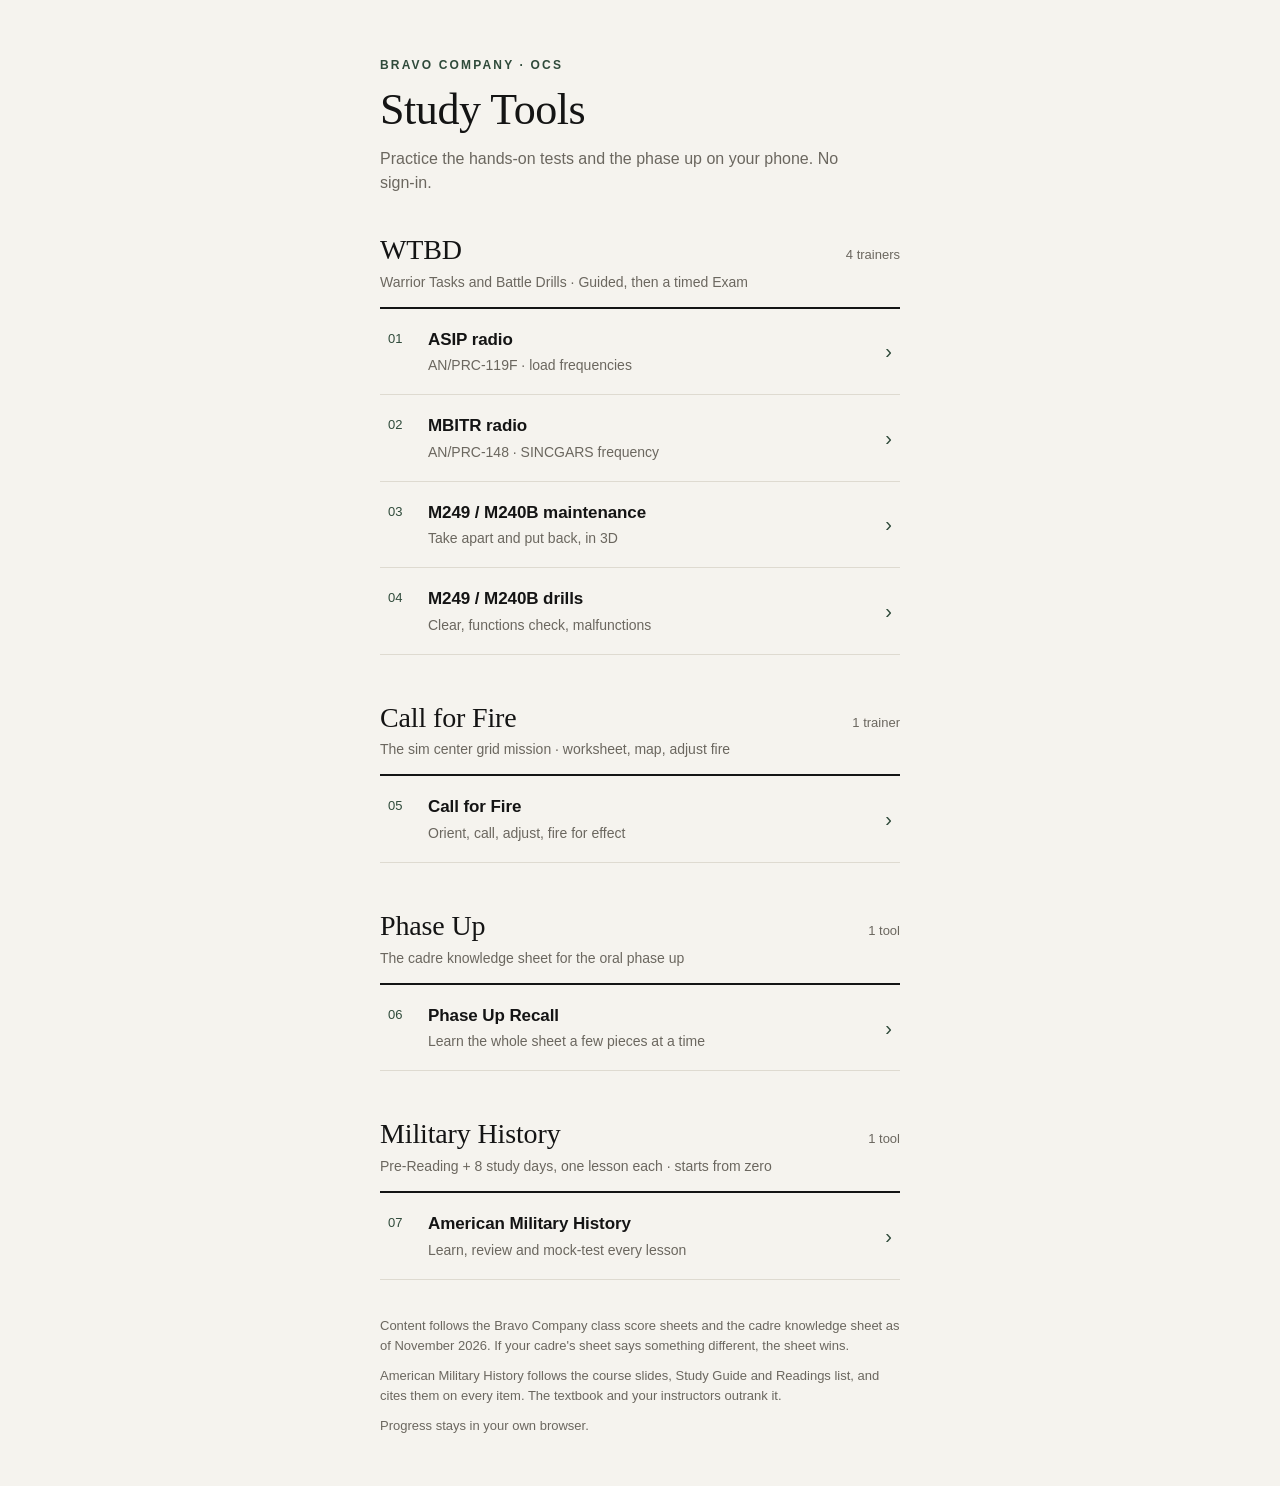
<file: index.html>
<!doctype html>
<html lang="en">
<head>
<meta charset="utf-8">
<meta name="viewport" content="width=device-width,initial-scale=1,viewport-fit=cover">
<title>Bravo Study Tools</title>
<meta name="description" content="Bravo Company OCS study tools: Phase Up Recall, ASIP and MBITR radio trainers, M249 / M240B weapons trainers, Call for Fire trainer, American Military History.">
<meta name="theme-color" content="#F5F3EE" media="(prefers-color-scheme: light)">
<meta name="theme-color" content="#121311" media="(prefers-color-scheme: dark)">
<link rel="icon" href="favicon.svg" type="image/svg+xml">
<style>
/* Ivory and ink: one numbered list, hairlines instead of boxes, one deep green accent. System fonts only. */
:root {
  --bg: #F5F3EE; --ink: #141414; --muted: #6B675F; --line: #DEDAD0; --accent: #2F4A3A; --hover: rgba(47, 74, 58, .05);
  --sans: -apple-system, BlinkMacSystemFont, "Segoe UI", Roboto, "Helvetica Neue", Arial, sans-serif;
  --serif: ui-serif, "New York", "Iowan Old Style", Georgia, "Times New Roman", serif;
  color-scheme: light dark;
}
@media (prefers-color-scheme: dark) {
  :root { --bg: #121311; --ink: #ECEAE3; --muted: #9C998F; --line: #2B2C28; --accent: #9DB8A2; --hover: rgba(157, 184, 162, .06); }
}
* { box-sizing: border-box; }
body { margin: 0; background: var(--bg); color: var(--ink); font: 16px/1.5 var(--sans); -webkit-text-size-adjust: 100%; -webkit-font-smoothing: antialiased; }
.wrap { max-width: 560px; margin: 0 auto; padding: calc(env(safe-area-inset-top, 0px) + 56px) max(20px, env(safe-area-inset-right, 0px)) calc(env(safe-area-inset-bottom, 0px) + 40px) max(20px, env(safe-area-inset-left, 0px)); }
.eyebrow { margin: 0 0 14px; font-size: 12px; font-weight: 600; letter-spacing: .18em; text-transform: uppercase; color: var(--accent); }
h1 { margin: 0; font: 400 44px/1.02 var(--serif); letter-spacing: -.01em; }
.sub { margin: 14px 0 40px; color: var(--muted); font-size: 16px; max-width: 30em; }
section + section { margin-top: 48px; }
.sh { display: flex; align-items: baseline; gap: 12px; }
h2 { margin: 0; font: 400 28px/1.1 var(--serif); letter-spacing: -.005em; }
.cnt { margin-left: auto; color: var(--muted); font-size: 13px; }
.sd { margin: 6px 0 14px; color: var(--muted); font-size: 14px; }
ol { list-style: none; margin: 0; padding: 0; border-top: 2px solid var(--ink); border-bottom: 1px solid var(--line); }
ol li:first-child a.tool { border-top: 0; }
a.tool { display: flex; align-items: center; gap: 16px; padding: 18px 8px; min-height: 72px; border-top: 1px solid var(--line); color: inherit; text-decoration: none; transition: background-color .15s; }
a.tool:hover { background: var(--hover); }
a.tool:focus-visible { outline: 2px solid var(--accent); outline-offset: -2px; }
.n { width: 24px; flex: none; align-self: flex-start; padding-top: 5px; font: 500 13px/1 var(--sans); font-variant-numeric: tabular-nums; color: var(--accent); }
.tool span.t { flex: 1; min-width: 0; }
.tool b { display: block; font-size: 17px; font-weight: 600; letter-spacing: -.005em; }
.tool small { display: block; margin-top: 3px; color: var(--muted); font-size: 14px; }
.tool i { font-style: normal; font-size: 20px; color: var(--accent); transition: transform .15s; }
a.tool:hover i { transform: translateX(3px); }
footer { margin-top: 36px; color: var(--muted); font-size: 13px; line-height: 1.55; }
footer p { margin: 0 0 10px; }
@media (max-width: 380px) { h1 { font-size: 38px; } .sub { margin-bottom: 32px; } a.tool { gap: 12px; padding: 16px 4px; } }
</style>
</head>
<body>
<main class="wrap">
  <p class="eyebrow">Bravo Company · OCS</p>
  <h1>Study Tools</h1>
  <p class="sub">Practice the hands-on tests and the phase up on your phone. No sign-in.</p>
  <section aria-labelledby="s-wtbd">
    <header class="sh"><h2 id="s-wtbd">WTBD</h2><span class="cnt">4 trainers</span></header>
    <p class="sd">Warrior Tasks and Battle Drills · Guided, then a timed Exam</p>
    <ol>
      <li><a class="tool" href="asip/"><span class="n">01</span><span class="t"><b>ASIP radio</b><small>AN/PRC-119F · load frequencies</small></span><i aria-hidden="true">›</i></a></li>
      <li><a class="tool" href="mbitr/"><span class="n">02</span><span class="t"><b>MBITR radio</b><small>AN/PRC-148 · SINCGARS frequency</small></span><i aria-hidden="true">›</i></a></li>
      <li><a class="tool" href="weapons/"><span class="n">03</span><span class="t"><b>M249 / M240B maintenance</b><small>Take apart and put back, in 3D</small></span><i aria-hidden="true">›</i></a></li>
      <li><a class="tool" href="weapons/drills/"><span class="n">04</span><span class="t"><b>M249 / M240B drills</b><small>Clear, functions check, malfunctions</small></span><i aria-hidden="true">›</i></a></li>
    </ol>
  </section>
  <section aria-labelledby="s-cff">
    <header class="sh"><h2 id="s-cff">Call for Fire</h2><span class="cnt">1 trainer</span></header>
    <p class="sd">The sim center grid mission · worksheet, map, adjust fire</p>
    <ol>
      <li><a class="tool" href="cff/"><span class="n">05</span><span class="t"><b>Call for Fire</b><small>Orient, call, adjust, fire for effect</small></span><i aria-hidden="true">›</i></a></li>
    </ol>
  </section>
  <section aria-labelledby="s-phaseup">
    <header class="sh"><h2 id="s-phaseup">Phase Up</h2><span class="cnt">1 tool</span></header>
    <p class="sd">The cadre knowledge sheet for the oral phase up</p>
    <ol>
      <li><a class="tool" href="phaseup/"><span class="n">06</span><span class="t"><b>Phase Up Recall</b><small>Learn the whole sheet a few pieces at a time</small></span><i aria-hidden="true">›</i></a></li>
    </ol>
  </section>
  <section aria-labelledby="s-amh">
    <header class="sh"><h2 id="s-amh">Military History</h2><span class="cnt">1 tool</span></header>
    <p class="sd">Pre-Reading + 8 study days, one lesson each · starts from zero</p>
    <ol>
      <li><a class="tool" href="amh/"><span class="n">07</span><span class="t"><b>American Military History</b><small>Learn, review and mock-test every lesson</small></span><i aria-hidden="true">›</i></a></li>
    </ol>
  </section>
  <footer>
    <p>Content follows the Bravo Company class score sheets and the cadre knowledge sheet as of November 2026. If your cadre's sheet says something different, the sheet wins.</p>
    <p>American Military History follows the course slides, Study Guide and Readings list, and cites them on every item. The textbook and your instructors outrank it.</p>
    <p>Progress stays in your own browser.</p>
  </footer>
</main>
</body>
</html>
</file>
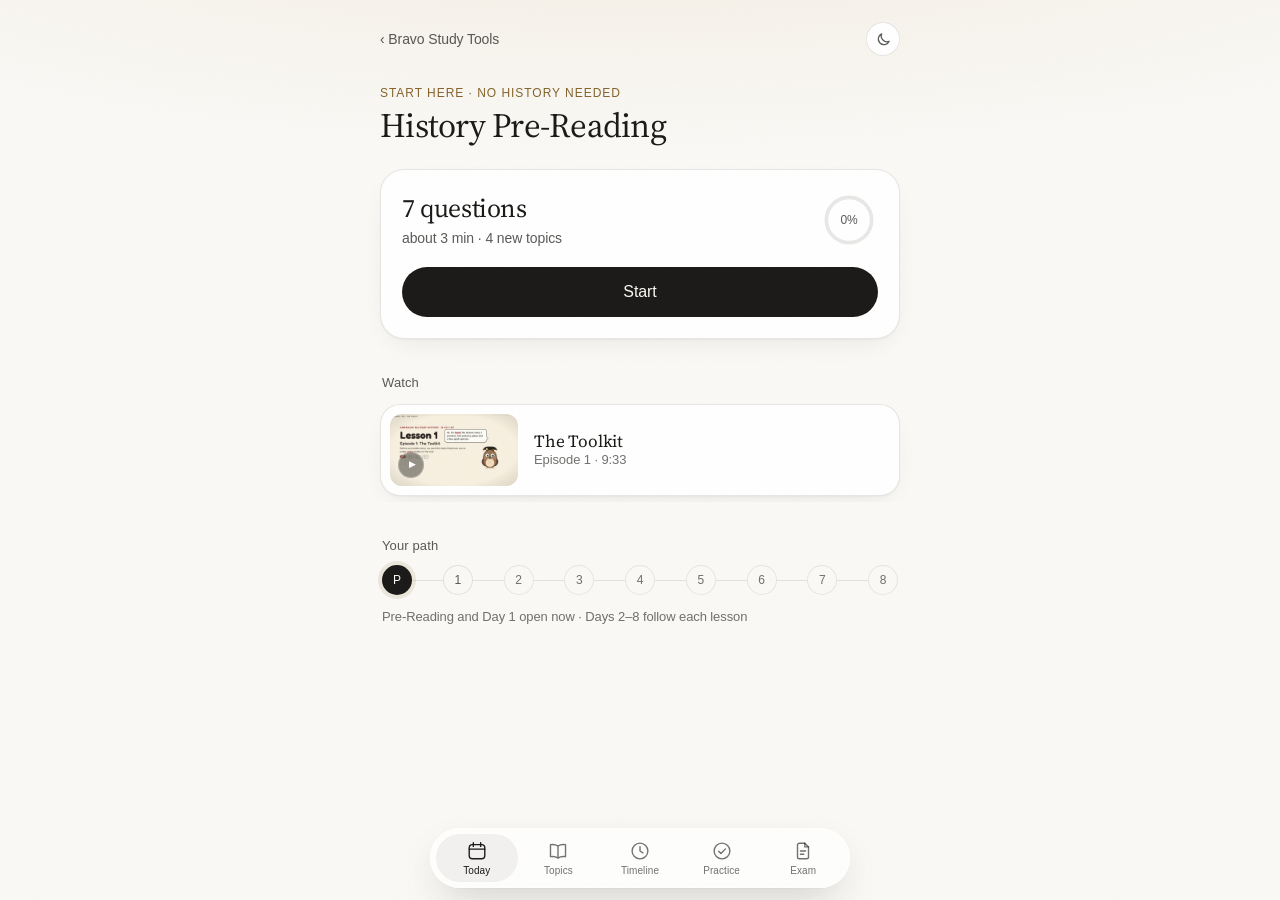
<file: amh/index.html>
<!doctype html>
<html lang="en">
  <head>
    <meta charset="UTF-8" />
    <meta name="viewport" content="width=device-width, initial-scale=1, viewport-fit=cover" />
    <meta name="theme-color" content="#FAF9F6" />
    <meta name="color-scheme" content="light only" />
    <script>
      // Dark only when the user chose it in the app (set before the page paints, so there is no flash).
      try { if (localStorage.getItem('amh.theme') === 'dark') { document.documentElement.dataset.theme = 'dark'; document.querySelector('meta[name="theme-color"]').setAttribute('content', '#1F1E1C') } } catch (e) {}
    </script>
    <meta name="description" content="American Military History study tool for OCS Bravo Company. Every line cites the course materials." />
    <link rel="icon" href="./icon.svg" type="image/svg+xml" />
    <link rel="manifest" href="./manifest.webmanifest" />
    <link rel="apple-touch-icon" href="./icon.svg" />
    <title>AMH · Bravo</title>
    <script type="module" crossorigin src="./assets/index-C7flu4Dw.js"></script>
    <link rel="stylesheet" crossorigin href="./assets/index-hOUEMUUJ.css">
  </head>
  <body>
    <div id="root"></div>
  </body>
</html>
</file>
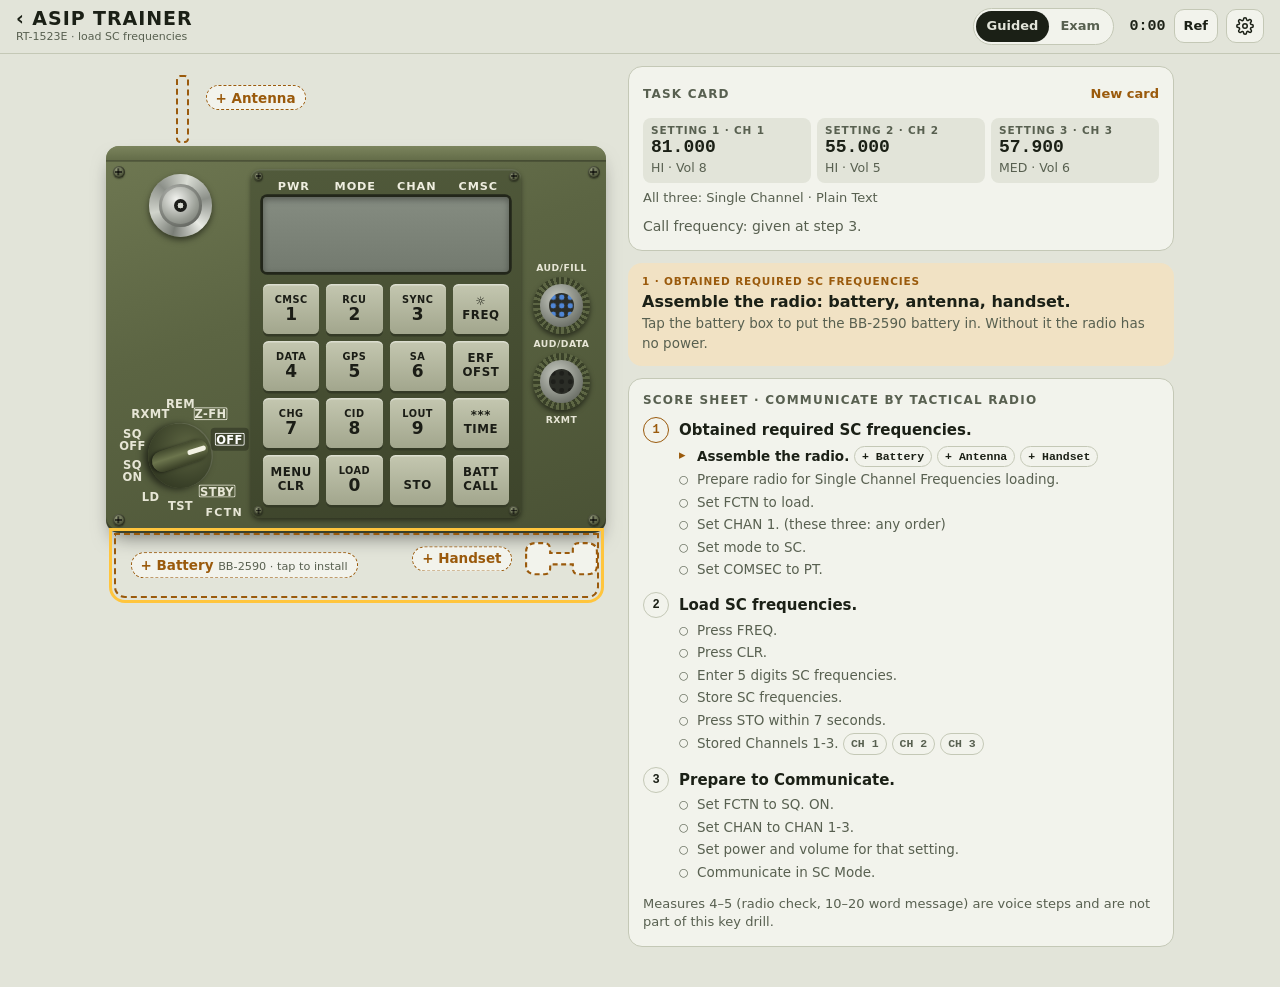
<file: asip/index.html>
<!doctype html>
<html lang="en">
<head>
<meta charset="utf-8">
<meta name="viewport" content="width=device-width, initial-scale=1, viewport-fit=cover">
<style>:root{padding-top:env(safe-area-inset-top,0px);padding-bottom:env(safe-area-inset-bottom,0px)}body{margin:0}[hidden]{display:none!important}</style>
<title>ASIP Radio Trainer</title>
<meta name="claude:viewport-fit-sides" content="cover">
<style>
/* Layout: the RT-1523E front panel sits on the bench (left on desktop, under the task card on phones);
   the task card, coach and score sheet stack beside it, the way a lane grader lays them out. */
:root {
  --bg: #e2e4d9;
  --surface: #f2f3ec;
  --ink: #1b2016;
  --muted: #586050;
  --line: #c4c8b6;
  --accent: #9a5a0c;
  --accent-soft: #f1e2c4;
  --go: #2b6a2e;
  --go-soft: #d6e8d0;
  --nogo: #a8291d;
  --nogo-soft: #f3d7d1;
  --scrim: rgba(16, 20, 12, .5);
  --hint: #ffc53d;
  --ui: system-ui, -apple-system, "Segoe UI", Roboto, "Helvetica Neue", Arial, sans-serif;
  --stencil: "DIN Condensed", "DIN Alternate", "Arial Narrow", "Roboto Condensed", system-ui, sans-serif;
  --mono: ui-monospace, "SF Mono", Menlo, Consolas, "Liberation Mono", monospace;
}
@media (prefers-color-scheme: dark) {
  :root:not([data-theme="light"]) {
    --bg: #11140d; --surface: #1a1e15; --ink: #e2e6d6; --muted: #98a08b; --line: #2f3528;
    --accent: #e6a640; --accent-soft: #33280f; --go: #82c784; --go-soft: #1c2c1b;
    --nogo: #f08b7d; --nogo-soft: #3b1d18; --scrim: rgba(0, 0, 0, .6);
    color-scheme: dark;
  }
}
:root[data-theme="dark"] {
  --bg: #11140d; --surface: #1a1e15; --ink: #e2e6d6; --muted: #98a08b; --line: #2f3528;
  --accent: #e6a640; --accent-soft: #33280f; --go: #82c784; --go-soft: #1c2c1b;
  --nogo: #f08b7d; --nogo-soft: #3b1d18; --scrim: rgba(0, 0, 0, .6);
  color-scheme: dark;
}
* { box-sizing: border-box; }
html { -webkit-text-size-adjust: 100%; }
body { background: var(--bg); color: var(--ink); font: 15px/1.45 var(--ui); }
body.locked { overflow: hidden; }
button { font: inherit; color: inherit; touch-action: manipulation; }
button:focus-visible, input:focus-visible { outline: 2px solid var(--accent); outline-offset: 2px; }
h2 { margin: 0 0 10px; font: 700 12px/1.2 var(--ui); letter-spacing: .1em; text-transform: uppercase; color: var(--muted); }
.muted { color: var(--muted); }
.lbl { display: block; font: 600 10.5px/1.2 var(--ui); letter-spacing: .08em; text-transform: uppercase; color: var(--muted); }

/* header */
.top { position: sticky; top: env(safe-area-inset-top, 0px); z-index: 20; display: flex; align-items: center; gap: 8px; padding-block: 8px; padding-left: max(16px, env(safe-area-inset-left, 0px)); padding-right: max(16px, env(safe-area-inset-right, 0px)); background: var(--bg); border-bottom: 1px solid var(--line); }
.brand { margin-right: auto; color: inherit; text-decoration: none; font: 700 19px/1 var(--stencil); letter-spacing: .05em; text-transform: uppercase; white-space: nowrap; }
.brand small { display: block; margin-top: 3px; font: 500 11px/1.1 var(--ui); letter-spacing: 0; text-transform: none; color: var(--muted); }
.seg { display: inline-flex; padding: 2px; border: 1px solid var(--line); border-radius: 999px; background: var(--surface); }
.seg button { padding: 6px 11px; border: 0; border-radius: 999px; background: none; font-size: 13px; font-weight: 650; color: var(--muted); cursor: pointer; }
.seg button[aria-pressed="true"] { background: var(--ink); color: var(--bg); }
.clock { min-width: 2.9em; text-align: right; font: 700 15px/1 var(--mono); font-variant-numeric: tabular-nums; }
.clock.warn { color: var(--nogo); }
.ibtn { display: inline-grid; place-items: center; height: 34px; min-width: 34px; padding: 0 9px; border: 1px solid var(--line); border-radius: 10px; background: var(--surface); font-size: 13px; font-weight: 650; cursor: pointer; }
.ibtn svg { width: 18px; height: 18px; }
.ibtn:disabled { opacity: .4; cursor: default; }
@media (max-width: 440px) { .brand .bt, .brand small, .wide { display: none; } .seg button { padding: 6px 9px; } }
@media (max-width: 350px) { .brand { display: none; } .seg { margin-right: auto; } }

/* page layout */
.wrap { display: grid; gap: 12px; max-width: 1100px; margin: 0 auto; padding-block: 12px 40px; padding-left: max(16px, env(safe-area-inset-left, 0px)); padding-right: max(16px, env(safe-area-inset-right, 0px)); grid-template-columns: minmax(0, 1fr); grid-template-areas: "task" "coach" "radio" "score"; }
#task { grid-area: task; }
#coach { grid-area: coach; }
.rcol { grid-area: radio; min-width: 0; }
#scoreCard { grid-area: score; }
@media (min-width: 960px) {
  .wrap { grid-template-columns: 500px minmax(0, 1fr); grid-template-rows: auto auto 1fr; grid-template-areas: "radio task" "radio coach" "radio score"; column-gap: 22px; align-items: start; }
  .wrap .rcol { position: sticky; top: calc(env(safe-area-inset-top, 0px) + 64px); max-width: calc((100vh - 76px) / 1.07); }
}
/* phone held sideways: radio beside the cards so it stays on screen; the sticky radio (antenna to battery box) is sized to fit the screen height */
@media (min-width: 640px) and (max-width: 959px) and (max-height: 520px) {
  .wrap { grid-template-columns: minmax(0, 1fr) minmax(0, 1fr); grid-template-rows: auto auto 1fr; grid-template-areas: "radio task" "radio coach" "radio score"; column-gap: 16px; align-items: start; }
  .wrap .rcol { position: sticky; top: calc(env(safe-area-inset-top, 0px) + 60px); max-width: calc((100vh - 72px) / 1.07); }
}
.card { min-width: 0; padding: 14px; border: 1px solid var(--line); border-radius: 14px; background: var(--surface); }

/* task card */
.taskh { display: flex; align-items: baseline; gap: 8px; margin-bottom: 10px; }
.taskh h2 { margin: 0 auto 0 0; }
.linkbtn { padding: 4px 0; border: 0; background: none; color: var(--accent); font-size: 13px; font-weight: 650; cursor: pointer; }
.sets { display: grid; grid-template-columns: repeat(3, minmax(0, 1fr)); gap: 6px; }
.set { min-width: 0; padding: 6px 8px; border-radius: 8px; background: var(--bg); }
.set b { display: block; font: 700 18px/1.25 var(--mono); font-variant-numeric: tabular-nums; }
.set.ok b { color: var(--go); }
.set .spec { display: block; font-size: 12.5px; color: var(--muted); white-space: nowrap; }
.setline { grid-column: 1 / -1; font-size: 13px; color: var(--muted); }
.callf { margin-top: 8px; font-size: 14px; }
.callf b { font-family: var(--mono); font-size: 15px; }

/* coach */
.coach { min-width: 0; padding: 12px 14px; border-radius: 14px; background: var(--accent-soft); }
.coach .lbl { color: var(--accent); }
.coach .do { margin-top: 4px; font-size: 16px; font-weight: 700; line-height: 1.3; }
.coach .how { margin-top: 2px; font-size: 13.5px; color: var(--muted); }
.coach .warn { margin-top: 8px; padding-top: 8px; border-top: 1px solid var(--line); color: var(--nogo); font-size: 13.5px; font-weight: 600; }
.coach .warn span { display: block; font-weight: 400; }

/* radio: front face of the RT-1523E, sized from the container width (cqw) so it keeps its proportions */
.rcol { container-type: inline-size; width: 100%; max-width: 560px; margin-inline: auto; }
.radio { position: relative; padding: 4.6cqw 2.4cqw 3cqw; border-radius: 2.6cqw; user-select: none; -webkit-user-select: none; background: linear-gradient(160deg, #6f7852 0%, #5c6543 40%, #4a5235 100%); box-shadow: inset 0 0.4cqw 0 rgba(255,255,255,.14), inset 0 -0.7cqw 0 rgba(0,0,0,.28), 0 2cqw 4cqw -1.5cqw rgba(0,0,0,.55); }
.radio::before { content: ""; position: absolute; left: 0; right: 0; top: 0; height: 2.8cqw; border-radius: 2.6cqw 2.6cqw 0 0; background: linear-gradient(180deg, #7b845d, #646d49); box-shadow: 0 0.35cqw 0 rgba(0,0,0,.28); }
.screw { position: absolute; width: 2.4cqw; height: 2.4cqw; border-radius: 50%; background: radial-gradient(circle at 35% 30%, #959c7c, #3c4229 80%); box-shadow: inset 0 0 0 0.25cqw rgba(0,0,0,.35), 0 0.2cqw 0.3cqw rgba(0,0,0,.4); }
.screw::before, .screw::after { content: ""; position: absolute; left: 50%; top: 50%; width: 1.4cqw; height: 0.32cqw; margin: -0.16cqw 0 0 -0.7cqw; background: rgba(0,0,0,.6); }
.screw::after { transform: rotate(90deg); }
.face { display: grid; grid-template-columns: 25cqw minmax(0, 1fr) 13cqw; gap: 1.6cqw; }
.lcol { display: flex; flex-direction: column; align-items: center; justify-content: space-between; gap: 2cqw; padding-top: 1cqw; }
.ant { position: relative; width: 12.5cqw; height: 12.5cqw; border-radius: 50%; background: conic-gradient(from 15deg, #d9dcd4, #8c9089, #e8eae4, #7a7e77, #d0d3cb, #8c9089, #d9dcd4); box-shadow: 0 0.6cqw 1.2cqw rgba(0,0,0,.5); }
.ant::before { content: ""; position: absolute; inset: 2cqw; border-radius: 50%; background: radial-gradient(circle at 40% 35%, #f1f2ee, #9a9e96 55%, #5b5e57); box-shadow: inset 0 0 0 0.6cqw rgba(0,0,0,.18); }
.ant::after { content: ""; position: absolute; left: 50%; top: 50%; width: 2.6cqw; height: 2.6cqw; margin: -1.3cqw 0 0 -1.3cqw; border-radius: 50%; background: radial-gradient(circle, #d6d8d0 0 30%, #1c1d1a 34%); }
.dial { position: relative; width: 25cqw; height: 25cqw; }
.knob { position: absolute; left: 50%; top: 50%; width: 13cqw; height: 13cqw; margin: -6.5cqw 0 0 -6.5cqw; padding: 0; border: 0; border-radius: 50%; cursor: grab; touch-action: none; background: radial-gradient(circle at 40% 35%, #5d6542, #3c432a 62%, #2a2f1c); box-shadow: 0 0.9cqw 1.5cqw rgba(0,0,0,.55), inset 0 0.3cqw 0 rgba(255,255,255,.14); transition: transform .2s ease; }
.knob::before { content: ""; position: absolute; left: 50%; top: 0.7cqw; bottom: 0.7cqw; width: 4.2cqw; margin-left: -2.1cqw; border-radius: 2.1cqw; background: linear-gradient(90deg, #434a2e, #6c754d 45%, #3a4027); box-shadow: 0 0.35cqw 0.7cqw rgba(0,0,0,.55); }
.knob::after { content: ""; position: absolute; left: 50%; top: 1.2cqw; width: 0.9cqw; height: 3.8cqw; margin-left: -0.45cqw; border-radius: 0.45cqw; background: #f2f1e3; }
.pos { position: absolute; left: 50%; top: 50%; padding: 1cqw 0.8cqw; border: 0; border-radius: 0.8cqw; background: none; cursor: pointer; color: #e7e6d6; font: 700 max(8px, 2.3cqw)/1.05 var(--stencil); letter-spacing: .03em; text-align: center; transform: translate(-50%, -50%) rotate(var(--a)) translateY(-10.2cqw) rotate(calc(var(--a) * -1)); }
.pos span { display: block; padding: 0.1cqw 0.3cqw; }
.pos.box span { border-radius: 2px; box-shadow: inset 0 0 0 1px currentColor; }
.pos.on { color: #fff; background: rgba(0,0,0,.28); }
.dname { position: absolute; right: 0; bottom: 0; font: 700 max(8px, 2.2cqw)/1 var(--stencil); letter-spacing: .12em; color: #e7e6d6; }
.kdu { position: relative; padding: 2.4cqw 2.4cqw 2.6cqw; border-radius: 1.8cqw; background: linear-gradient(170deg, #515a3b, #3d442b); box-shadow: inset 0 0.3cqw 0 rgba(255,255,255,.12), 0 0.5cqw 1cqw rgba(0,0,0,.45); }
.kdu .screw { width: 1.9cqw; height: 1.9cqw; }
.kdu .screw::before, .kdu .screw::after { width: 1.1cqw; margin-left: -0.55cqw; }
.lcdlab, .lcd .st { display: grid; grid-template-columns: repeat(4, minmax(0, 1fr)); text-align: center; }
.lcdlab { margin-bottom: 0.9cqw; font: 700 max(7.5px, 2.25cqw)/1 var(--stencil); letter-spacing: .08em; color: #efeee0; }
.lcd { position: relative; display: grid; grid-template-rows: auto 1fr; height: 15cqw; overflow: hidden; border-radius: 0.8cqw; background: linear-gradient(180deg, #c3c9c0, #a9b1a6); color: #20251c; box-shadow: inset 0 0.5cqw 1.2cqw rgba(0,0,0,.35), 0 0 0 0.55cqw #22261a; }
.lcd .st { padding-top: 1cqw; font: 700 max(8px, 2.6cqw)/1 var(--mono); }
.lcd .t { display: grid; place-items: center; font: 700 max(15px, 5.6cqw)/1 var(--mono); letter-spacing: .06em; white-space: pre; }
.lcd.off { background: linear-gradient(180deg, #858c81, #737a6f); }
.lcd.off .st, .lcd.off .t { visibility: hidden; }
.lcd.blink .t { animation: blink .6s steps(1, end) 1; }
@keyframes blink { 0%, 100% { opacity: 1; } 35%, 65% { opacity: 0; } }
.tbar { position: absolute; left: 0; bottom: 0; width: 0; height: 0.6cqw; background: #20251c; opacity: .55; }
.tbar.run { animation: drain 7s linear forwards; }
@keyframes drain { from { width: 100%; } to { width: 0; } }
.keys { display: grid; grid-template-columns: repeat(4, minmax(0, 1fr)); gap: 1.4cqw; margin-top: 2.4cqw; }
.key { display: grid; place-items: center; align-content: center; gap: 0.35cqw; min-height: 10cqw; padding: 0.6cqw 0.2cqw; border: 0; border-radius: 1.1cqw; cursor: pointer; color: #1b1d16; background: linear-gradient(180deg, #c4c7b0, #a2a68d); box-shadow: 0 0.5cqw 0 #343a26, inset 0 0.3cqw 0 rgba(255,255,255,.4); }
.key:active, .key.down { transform: translateY(0.35cqw); background: linear-gradient(180deg, #b2b59d, #969a81); box-shadow: 0 0.15cqw 0 #343a26, inset 0 0.3cqw 0 rgba(255,255,255,.25); }
.key .f { min-height: 1.9cqw; font: 700 max(7px, 1.95cqw)/1 var(--stencil); letter-spacing: .05em; }
.key .d { font: 700 max(10px, 3.4cqw)/1 var(--stencil); }
.key.w .f, .key.w .d { font-size: max(8px, 2.35cqw); letter-spacing: .05em; }
.jacks { display: flex; flex-direction: column; align-items: center; justify-content: center; gap: 0.9cqw; }
.clab { font: 700 max(6.5px, 1.85cqw)/1 var(--stencil); letter-spacing: .05em; color: #e7e6d6; white-space: nowrap; }
.conn { position: relative; width: 11.5cqw; height: 11.5cqw; border-radius: 50%; background: repeating-conic-gradient(#394028 0deg 6deg, #5d6644 6deg 12deg); box-shadow: 0 0.6cqw 1.1cqw rgba(0,0,0,.5); }
.conn::before { content: ""; position: absolute; inset: 1.5cqw; border-radius: 50%; background: radial-gradient(circle at 40% 35%, #c9ccc3, #80847b 60%, #4e514a); }
.conn::after { content: ""; position: absolute; inset: 3.2cqw; border-radius: 50%; background: radial-gradient(circle, #1e1f1b 0 0.45cqw, transparent 0.55cqw) 0 0 / 1.7cqw 1.7cqw, #2b2d27; }
.conn.blue::after { background: radial-gradient(circle, #4f86d6 0 0.5cqw, transparent 0.6cqw) 0 0 / 1.7cqw 1.7cqw, #2b2d27; }
/* hardware: whip antenna on the antenna connector, H-250 handset on AUD/DATA, battery box under the RT.
   A part that is not on yet is drawn dashed with a "+" tag; tap it to put it on. */
.radio { margin-top: 16cqw; }
.hw { padding: 0; border: 0; background: none; color: var(--accent); cursor: pointer; }
.hw .tag { position: absolute; z-index: 4; display: none; padding: 0.7cqw 1.8cqw; border: 1px dashed var(--accent); border-radius: 999px; background: var(--surface); white-space: nowrap; font: 700 max(10px, 2.7cqw)/1.2 var(--ui); }
.hw .tag small { font-weight: 500; color: var(--muted); }
.hw.miss .tag { display: block; }
.whip { position: absolute; left: 50%; bottom: 50%; z-index: 2; width: 10cqw; height: 28cqw; margin: 0 0 -2cqw -5cqw; }
.whip::before { content: ""; position: absolute; left: 50%; top: 0; bottom: 5cqw; width: 1.7cqw; margin-left: -0.85cqw; border-radius: 0.85cqw; background: linear-gradient(90deg, #111310, #41453a 45%, #0e0f0c); -webkit-mask-image: linear-gradient(transparent, #000 45%); mask-image: linear-gradient(transparent, #000 45%); }
.whip::after { content: ""; position: absolute; left: 50%; bottom: 0; width: 5.6cqw; height: 6.5cqw; margin-left: -2.8cqw; border-radius: 1.2cqw 1.2cqw 2.8cqw 2.8cqw; background: linear-gradient(90deg, #191b15, #4b4f42 45%, #13150f); box-shadow: 0 0.5cqw 0.9cqw rgba(0,0,0,.55); }
.whip .tag { left: 100%; top: 2cqw; }
.whip.miss::before { bottom: 14.5cqw; border: 0.45cqw dashed var(--accent); background: none; -webkit-mask-image: none; mask-image: none; }
.whip.miss::after { display: none; }
.bat { position: relative; display: block; width: calc(100% - 3cqw); height: 13cqw; margin: 0 auto; border-radius: 0 0 2.2cqw 2.2cqw; background: linear-gradient(180deg, #474f32, #363c25); box-shadow: inset 0 -0.6cqw 0 rgba(0,0,0,.25), 0 2cqw 3cqw -1.5cqw rgba(0,0,0,.5); }
.bat::before, .bat::after { content: ""; position: absolute; top: 2.6cqw; width: 4.6cqw; height: 6.6cqw; border-radius: 0.8cqw; background: linear-gradient(180deg, #2b3120, #1c2015); box-shadow: inset 0 0.3cqw 0 rgba(255,255,255,.12); }
.bat::before { left: 3cqw; }
.bat::after { right: 22cqw; }
.bat .plate { position: absolute; left: 10.5cqw; top: 3.6cqw; padding: 0.9cqw 1.6cqw; border-radius: 0.6cqw; background: #cfcdb0; color: #23271b; font: 700 max(8px, 2.5cqw)/1.15 var(--stencil); letter-spacing: .06em; }
.bat .tag { left: 3cqw; top: 50%; transform: translateY(-50%); }
.bat.miss { border: 2px dashed var(--accent); background: none; box-shadow: none; }
@container (max-width: 340px) { .bat .tag small { display: none; } }
.bat.miss::before, .bat.miss::after, .bat.miss .plate { display: none; }
.hs { position: absolute; left: 50%; top: calc(50% + 32cqw); z-index: 3; width: 17cqw; margin-left: -8.5cqw; }
.hs svg { display: block; width: 100%; height: auto; overflow: visible; }
.hs .body { fill: #22251b; }
.hs .ptt { fill: #4a503d; }
.hs.miss .body { fill: var(--surface); stroke: var(--accent); stroke-width: 3; stroke-dasharray: 7 5; }
.hs.miss .ptt { display: none; }
.hs .tag { right: 100%; top: 50%; margin-right: 1.5cqw; transform: translateY(-50%); }
.plug, .cord { display: none; position: absolute; pointer-events: none; }
.plugged .plug, .plugged .cord { display: block; }
.plug { inset: 0.7cqw; z-index: 2; border-radius: 50%; background: radial-gradient(circle at 42% 38%, #4b5041, #22251b 58%, transparent 60%), repeating-conic-gradient(#14160f 0deg 7deg, #33372b 7deg 14deg); box-shadow: 0 0.7cqw 1.2cqw rgba(0,0,0,.55); }
.cord { left: 50%; top: 50%; z-index: 1; width: 2.2cqw; height: 35cqw; margin-left: -1.1cqw; border-radius: 1.1cqw; background: repeating-linear-gradient(180deg, #11130e 0 0.55cqw, #3a3e31 0.55cqw 1.1cqw); }
.hint { outline: 3px solid var(--hint) !important; outline-offset: 2px; animation: pulse 1.1s ease-in-out infinite; }
@keyframes pulse { 50% { outline-color: transparent; } }
.readybar { display: flex; margin-top: 12px; }
.readybar .btn { flex: 1; margin: 0; padding: 14px; font-size: 16px; }

/* score sheet */
.score { display: grid; gap: 12px; margin: 0; padding: 0; list-style: none; }
.m { display: grid; grid-template-columns: 26px minmax(0, 1fr); gap: 10px; }
.num { display: grid; place-items: center; width: 26px; height: 26px; border: 1.5px solid var(--line); border-radius: 50%; font: 700 12px/1 var(--mono); }
.m.cur .num { border-color: var(--accent); color: var(--accent); }
.m.done .num { border-color: var(--go); background: var(--go); color: var(--surface); }
.mt { padding-top: 3px; font-weight: 650; }
.subs { display: grid; gap: 3px; margin: 4px 0 0; padding: 0; list-style: none; font-size: 13.5px; color: var(--muted); }
.subs li { position: relative; padding-left: 18px; }
.subs li::before { content: "○"; position: absolute; left: 0; top: 0; font-size: 11px; line-height: 1.75; }
.subs li.ok { color: var(--ink); }
.subs li.ok::before { content: "✓"; color: var(--go); font-size: 13px; font-weight: 700; line-height: 1.45; }
.subs li.now { color: var(--ink); font-weight: 650; }
.subs li.now::before { content: "▸"; color: var(--accent); font-size: 13px; line-height: 1.45; }
.chips { display: inline-flex; flex-wrap: wrap; gap: 5px; vertical-align: middle; }
.chip { padding: 1px 7px; border: 1px solid var(--line); border-radius: 999px; font: 600 11.5px/1.5 var(--mono); }
.chip.ok { border-color: transparent; background: var(--go-soft); color: var(--go); }
.scnote { margin: 12px 0 0; font-size: 13px; }

/* buttons and modals */
.txrow { display: flex; flex-wrap: wrap; gap: 8px; }
.btn { padding: 10px 14px; border: 1px solid var(--line); border-radius: 11px; background: var(--bg); font-weight: 650; cursor: pointer; }
.btn.primary { margin-left: auto; border-color: var(--ink); background: var(--ink); color: var(--bg); }
.modal { position: fixed; inset: 0; z-index: 50; display: flex; align-items: flex-start; justify-content: center; overflow: auto; padding: calc(env(safe-area-inset-top, 0px) + 16px) max(16px, env(safe-area-inset-right, 0px)) calc(env(safe-area-inset-bottom, 0px) + 16px) max(16px, env(safe-area-inset-left, 0px)); background: var(--scrim); }
.mcard { position: relative; width: 100%; max-width: 760px; margin: auto 0; padding: 18px; border-radius: 16px; background: var(--surface); }
.mcard h3 { margin: 18px 0 6px; font-size: 15px; }
.mcard .x { position: absolute; right: 12px; top: 12px; }
.mcard p, .mcard li { font-size: 14px; }
.mcard ol, .mcard ul { margin: 6px 0; padding-left: 20px; }
code { padding: 1px 5px; border: 1px solid var(--line); border-radius: 5px; background: var(--bg); font: 600 12.5px var(--mono); white-space: nowrap; }
.tbl { overflow-x: auto; }
.tbl table { width: 100%; border-collapse: collapse; font-size: 13.5px; }
.tbl th, .tbl td { padding: 6px 8px; border-bottom: 1px solid var(--line); text-align: left; vertical-align: top; }
.tbl th { font-size: 11px; letter-spacing: .08em; text-transform: uppercase; color: var(--muted); }
td.go { color: var(--go); font-weight: 700; }
td.nogo { color: var(--nogo); font-weight: 700; }
.fb { margin: 6px 0 0; padding-left: 18px; color: var(--nogo); font-size: 13.5px; }
.verdict { display: inline-block; padding: 4px 12px; border-radius: 999px; font: 700 15px var(--mono); }
.verdict.go { background: var(--go-soft); color: var(--go); }
.verdict.nogo { background: var(--nogo-soft); color: var(--nogo); }
fieldset { margin: 0 0 12px; padding: 10px 12px; border: 1px solid var(--line); border-radius: 12px; }
legend { padding: 0 4px; font-weight: 650; }
.opt { display: flex; align-items: center; gap: 8px; padding: 6px 0; font-size: 14px; }
.cust { display: grid; grid-template-columns: repeat(3, minmax(0, 1fr)); gap: 8px; margin: 4px 0 0 26px; }
.cust input { width: 100%; padding: 8px; border: 1px solid var(--line); border-radius: 8px; background: var(--bg); color: var(--ink); font: 600 15px var(--mono); }
.err { color: var(--nogo); font-size: 13px; }
/* Guided: wrong press. The pressed control shakes red; the right one bounces; a note says what to do. */
.key.want, .pos.want { outline: 4px solid var(--hint) !important; outline-offset: 3px; z-index: 3; }
.hw.want { outline: 4px solid var(--hint) !important; outline-offset: 3px; }
.key.want, .whip.want, .hs.want { animation: want .8s ease-in-out 2; }
.pos.want span { animation: want .8s ease-in-out 2; }
.bat.want { animation: wantS .8s ease-in-out 2; }
@keyframes want { 0%, 100% { transform: scale(1); box-shadow: 0 0 0 0 rgba(255,197,61,.8); } 40% { transform: scale(1.14); box-shadow: 0 0 0 12px rgba(255,197,61,0); } }
@keyframes wantS { 0%, 100% { transform: scale(1); } 40% { transform: scale(1.04); } }
.key.nope, .pos.nope { outline: 3px solid #e2432f !important; outline-offset: 2px; }
.key.nope, .pos.nope span, .coach.shake { animation: nope .4s ease-in-out; }
@keyframes nope { 20%, 60% { translate: -4px 0; } 40%, 80% { translate: 4px 0; } }
.toast { position: fixed; left: 50%; bottom: calc(16px + env(safe-area-inset-bottom, 0px)); z-index: 45; pointer-events: none; width: max-content; max-width: min(92vw, 520px); padding: 12px 16px; border-radius: 14px; background: var(--ink); color: var(--bg); font-size: 15px; line-height: 1.35; box-shadow: 0 10px 30px rgba(0,0,0,.35); transform: translateX(-50%); }
.toast b { color: var(--hint); }
.toast.top { top: calc(env(safe-area-inset-top, 0px) + 64px); bottom: auto; }
.toast.pop { animation: pop .25s ease-out; }
@keyframes pop { from { opacity: 0; transform: translate(-50%, 10px); } to { opacity: 1; transform: translate(-50%, 0); } }
/* NO-GO: recycled to Charlie Company */
.modal.charlie { align-items: center; background: rgba(12, 14, 8, .82); }
.ccard { position: relative; width: 100%; max-width: 460px; margin: auto 0; padding: 20px 18px 18px; overflow: hidden; border-radius: 18px; text-align: center; color: #f1efe0; background: radial-gradient(120% 90% at 50% 0%, #3d4628, #1c2112 70%); box-shadow: 0 20px 60px rgba(0,0,0,.5); }
.ccard .eyebrow { font: 700 11px/1 var(--ui); letter-spacing: .16em; text-transform: uppercase; color: #c9c7a4; }
.guidon { display: block; width: 180px; max-width: 60%; height: auto; margin: 10px auto 0; overflow: visible; }
.guidon .flag { transform-origin: 14px 56px; animation: wave 2.4s ease-in-out infinite; }
@keyframes wave { 0%, 100% { transform: skewY(0deg) scaleX(1); } 50% { transform: skewY(-4deg) scaleX(.96); } }
.ccard h2.ct { margin: 6px 0 2px; font: 800 30px/1.05 var(--stencil); letter-spacing: .04em; text-transform: uppercase; color: #fff; text-wrap: balance; }
.ccard p { margin: 6px 0 0; font-size: 14.5px; color: #dcdac6; }
.ccard .orders { margin: 12px auto 0; max-width: 34ch; padding: 10px 12px; border: 1px dashed rgba(241,239,224,.35); border-radius: 10px; font: 600 12.5px/1.5 var(--mono); color: #e9e7d4; text-align: left; }
.stamp { position: absolute; right: 12px; top: 52px; padding: 4px 10px; border: 4px solid #e2432f; border-radius: 8px; color: #e2432f; font: 900 28px/1 var(--stencil); letter-spacing: .08em; transform: rotate(-14deg); opacity: .92; animation: slam .5s cubic-bezier(.2, 1.6, .4, 1) .25s both; }
@keyframes slam { from { transform: rotate(-14deg) scale(2.6); opacity: 0; } to { transform: rotate(-14deg) scale(1); opacity: .92; } }
.ccard .txrow { justify-content: center; margin-top: 16px; }
.ccard .btn { border-color: rgba(255,255,255,.25); background: rgba(255,255,255,.08); color: #f1efe0; }
.ccard .btn.primary { margin-left: 0; border-color: #e2432f; background: #e2432f; color: #fff; }
@media (prefers-reduced-motion: reduce) { .knob { transition: none; } .hint, .guidon .flag, .stamp, .key.want, .pos.want span, .key.nope, .pos.nope span, .coach.shake, .toast.pop, .hw.want { animation: none; } }
</style>
</head>
<body>

<header class="top">
  <a class="brand" href="../" title="All Bravo study tools">‹ ASIP<span class="bt"> Trainer</span><small>RT-1523E · load SC frequencies</small></a>
  <div class="seg" role="group" aria-label="Practice mode">
    <button id="mGuided" aria-pressed="true">Guided</button>
    <button id="mExam" aria-pressed="false">Exam</button>
  </div>
  <div class="clock" id="clock">0:00</div>
  <button class="ibtn" id="btnRef" aria-label="Cheat sheet">Ref</button>
  <button class="ibtn" id="btnSet" aria-label="Settings"><svg viewBox="0 0 24 24" fill="none" stroke="currentColor" stroke-width="2" stroke-linecap="round" stroke-linejoin="round" aria-hidden="true"><circle cx="12" cy="12" r="3"/><path d="M19.4 15a1.7 1.7 0 0 0 .3 1.8l.1.1a2 2 0 1 1-2.8 2.8l-.1-.1a1.7 1.7 0 0 0-1.8-.3 1.7 1.7 0 0 0-1 1.5V21a2 2 0 1 1-4 0v-.1a1.7 1.7 0 0 0-1.1-1.5 1.7 1.7 0 0 0-1.8.3l-.1.1a2 2 0 1 1-2.8-2.8l.1-.1a1.7 1.7 0 0 0 .3-1.8 1.7 1.7 0 0 0-1.5-1H3a2 2 0 1 1 0-4h.1a1.7 1.7 0 0 0 1.5-1.1 1.7 1.7 0 0 0-.3-1.8l-.1-.1a2 2 0 1 1 2.8-2.8l.1.1a1.7 1.7 0 0 0 1.8.3H9a1.7 1.7 0 0 0 1-1.5V3a2 2 0 1 1 4 0v.1a1.7 1.7 0 0 0 1 1.5 1.7 1.7 0 0 0 1.8-.3l.1-.1a2 2 0 1 1 2.8 2.8l-.1.1a1.7 1.7 0 0 0-.3 1.8V9a1.7 1.7 0 0 0 1.5 1H21a2 2 0 1 1 0 4h-.1a1.7 1.7 0 0 0-1.5 1z"/></svg></button>
</header>

<main class="wrap">
  <section class="card" id="task" aria-label="Task card">
    <div class="taskh"><h2>Task card</h2><button class="linkbtn" id="newCard">New card</button></div>
    <div class="sets" id="sets"></div>
    <div class="callf" id="callF"></div>
  </section>

  <section class="coach" id="coach" aria-live="polite">
    <span class="lbl" id="cStep"></span>
    <div class="do" id="cDo"></div>
    <div class="how" id="cHow"></div>
    <div class="warn" id="cWarn" hidden></div>
  </section>

  <section class="rcol" aria-label="AN/PRC-119F radio, RT-1523E front panel">
    <div class="radio">
      <i class="screw" style="left:1.3cqw;top:4cqw"></i><i class="screw" style="right:1.3cqw;top:4cqw"></i>
      <i class="screw" style="left:1.3cqw;bottom:1.3cqw"></i><i class="screw" style="right:1.3cqw;bottom:1.3cqw"></i>
      <div class="face">
        <div class="lcol">
          <span class="ant"><button class="hw whip miss" data-hw="ant"><span class="tag"><b>+ Antenna</b></span></button></span>
          <div class="dial" id="dial">
            <button class="knob" id="knob" aria-label="FCTN switch: drag to turn, or tap its right half to turn clockwise and its left half counterclockwise"></button>
            <span class="dname">FCTN</span>
          </div>
        </div>
        <div class="kdu">
          <i class="screw" style="left:0.5cqw;top:0.5cqw"></i><i class="screw" style="right:0.5cqw;top:0.5cqw"></i>
          <i class="screw" style="left:0.5cqw;bottom:0.5cqw"></i><i class="screw" style="right:0.5cqw;bottom:0.5cqw"></i>
          <div class="lcdlab" aria-hidden="true"><span>PWR</span><span>MODE</span><span>CHAN</span><span>CMSC</span></div>
          <div class="lcd" id="lcd" aria-live="polite">
            <div class="st" id="lcdS"><span></span><span></span><span></span><span></span></div>
            <span class="t" id="lcdT"></span>
            <i class="tbar" id="tbar"></i>
          </div>
          <div class="keys" id="keys"></div>
        </div>
        <div class="jacks">
          <span class="clab" aria-hidden="true">AUD/FILL</span>
          <span class="conn blue" aria-hidden="true"></span>
          <span class="clab" aria-hidden="true">AUD/DATA</span>
          <span class="conn" id="audData"><i class="plug"></i><i class="cord"></i><button class="hw hs miss" data-hw="hs"><svg viewBox="0 0 120 50" aria-hidden="true"><path class="body" d="M10 15C10 7 15 3 24 3h12c6 0 8 4 8 9v5h32v-5c0-5 2-9 8-9h12c9 0 14 4 14 12v20c0 8-5 12-14 12H84c-6 0-8-4-8-9v-5H44v5c0 5-2 9-8 9H24c-9 0-14-4-14-12z"/><rect class="ptt" x="52" y="20" width="16" height="10" rx="3"/></svg><span class="tag"><b>+ Handset</b></span></button></span>
          <span class="clab" aria-hidden="true">RXMT</span>
        </div>
      </div>
    </div>
    <button class="hw bat miss" data-hw="bat"><span class="plate">BATTERY BOX · BB-2590/U</span><span class="tag"><b>+ Battery</b> <small>BB-2590 · tap to install</small></span></button>
    <div class="readybar" id="endBar" hidden><button class="btn" id="endExam">End exam and grade now</button></div>
  </section>

  <section class="card" id="scoreCard" aria-label="Score sheet">
    <h2>Score sheet · Communicate by Tactical Radio</h2>
    <ol class="score" id="score"></ol>
    <p class="scnote muted">Measures 4–5 (radio check, 10–20 word message) are voice steps and are not part of this key drill.</p>
  </section>
</main>

<div class="toast" id="toast" role="status" aria-live="assertive" hidden></div>

<div class="modal" id="mIntro" hidden>
  <div class="mcard" role="dialog" aria-modal="true" aria-labelledby="exT">
    <h2 id="exT">Exam mode</h2>
    <ul>
      <li>One clock for the whole drill: <b>5:00</b>. It starts when you press Start.</li>
      <li>No coach, no key highlights, no 7-second bar, no ✓ marks until the end.</li>
      <li>Assemble the radio first, as you do in the real test: tap the battery, the antenna and the handset to put them on. No battery, no power. A part still missing at the end is a NO-GO.</li>
      <li>The radio starts off. Set FCTN to load first; that turns it on. Mode SC, COMSEC PT and CHAN 1 can be set in any order; only the settings have to be right (mode and channel must be set before you load). Fastest: one pass through MENU, CHAN 1 → MODE SC → CMSC PT. Then for each of channels 1–3: Set CHAN → Press FREQ → Press CLR → Enter 5 digits → Press STO within 7 seconds. Then Set FCTN to SQ. ON. The grader gives you 1 of the 3 frequencies: set CHAN to that channel, and set power and volume to that setting. Using MENU before LD is an order error and a NO-GO. Any other slip can be fixed: go back (to LD if needed), correct it, and finish in SQ ON; only the final settings count.</li>
      <li>Three channels (CH 1–3). The call frequency appears at step 3. The exam ends when the radio is set to communicate in SC mode, or at 5:00. A NO-GO sends you to Charlie Company.</li>
    </ul>
    <div class="txrow"><button class="btn" id="exBack">Back to Guided</button><button class="btn primary" id="exStart">Start exam</button></div>
  </div>
</div>

<div class="modal" id="mRes" hidden>
  <div class="mcard" role="dialog" aria-modal="true" aria-labelledby="resT">
    <h2 id="resT">Exam result</h2>
    <div id="resBody"></div>
    <div class="txrow" style="margin-top:14px"><button class="btn" data-close="mRes">Review radio</button><button class="btn" id="resGuided">Guided mode</button><button class="btn" id="resSame">Retry same card</button><button class="btn primary" id="resNew">New card</button></div>
  </div>
</div>

<div class="modal charlie" id="mCharlie" hidden>
  <div class="ccard" role="dialog" aria-modal="true" aria-labelledby="chT">
    <div class="eyebrow">NO-GO · Recycle orders</div>
    <svg class="guidon" viewBox="0 0 200 112" aria-hidden="true">
      <rect x="8" y="4" width="6" height="106" rx="3" fill="#8a6a3c"/>
      <circle cx="11" cy="6" r="6" fill="#d4b13c"/>
      <g class="flag">
        <path d="M14 12 H192 L158 54 L192 96 H14 Z" fill="#b3261e"/>
        <path d="M14 12 H192 L158 54 L192 96 H14 Z" fill="none" stroke="#ffffff" stroke-opacity=".2" stroke-width="2"/>
        <text x="84" y="74" text-anchor="middle" font-family="DIN Condensed, Arial Narrow, Arial, sans-serif" font-weight="800" font-size="56" fill="#ffffff">C</text>
      </g>
    </svg>
    <div class="stamp" aria-hidden="true">NO-GO</div>
    <h2 class="ct" id="chT">Welcome to Charlie Company!</h2>
    <p id="chStats"></p>
    <div class="orders">REPORT TO: C Co, 3rd Platoon<br>TIME: 0430 tomorrow<br>BRING: ruck, ASIP, and a faster thumb on STO</div>
    <div class="txrow"><button class="btn" id="chWhy">See what went wrong</button><button class="btn primary" id="chRetry">Recycle: try again</button></div>
  </div>
</div>

<div class="modal" id="mSet" hidden>
  <div class="mcard" role="dialog" aria-modal="true" aria-labelledby="setT">
    <h2 id="setT">Settings</h2>
    <button class="btn x" data-close="mSet" aria-label="Close">✕</button>
    <fieldset>
      <legend>Frequencies on the task card</legend>
      <label class="opt"><input type="radio" name="fm" id="fmR" value="random"> Random each card</label>
      <label class="opt"><input type="radio" name="fm" id="fmS" value="sheet"> Score sheet: 81.000 · 55.000 · 57.900</label>
      <label class="opt"><input type="radio" name="fm" id="fmC" value="custom"> My own (5 digits, e.g. 81000):</label>
      <div class="cust"><input id="cf1" inputmode="numeric" maxlength="5" aria-label="CH 1 frequency"><input id="cf2" inputmode="numeric" maxlength="5" aria-label="CH 2 frequency"><input id="cf3" inputmode="numeric" maxlength="5" aria-label="CH 3 frequency"></div>
      <p class="err" id="setErr" hidden></p>
    </fieldset>
    <p class="muted" id="bestTxt"></p>
    <div class="txrow"><button class="btn primary" id="setSave">Save · new card</button></div>
  </div>
</div>

<div class="modal" id="mRef" hidden>
  <div class="mcard" role="dialog" aria-modal="true" aria-labelledby="refT">
    <h2 id="refT">Cheat sheet · AN/PRC-119F (RT-1523E ASIP)</h2>
    <button class="btn x" data-close="mRef" aria-label="Close">✕</button>
    <h3>Score-sheet steps and the keys for each</h3>
    <ol>
      <li><b>Obtained required SC frequencies.</b> The grader gives you 3 frequencies for 3 channels.
        <ul>
          <li>Assemble the radio (in the test you do this yourself): BB-2590 battery into the battery box, antenna onto the antenna connector, H-250 handset into <code>AUD/DATA</code>. Without the battery the radio is dead.</li>
          <li>Prepare radio for Single Channel Frequencies loading.</li>
          <li>Set FCTN to load: knob to <code>LD</code>.</li>
          <li>Then one pass through MENU (VOL → CHAN → PWR → MODE → CMSC):</li>
          <li>Set CHAN 1: <code>MENU</code> twice, press <code>1</code>.</li>
          <li>Set mode to SC: <code>MENU</code> twice (past PWR), <code>CHG</code> twice (FH → FHM → SC).</li>
          <li>Set COMSEC to PT: <code>MENU</code> once, <code>CHG</code> 3 times (CT → TD → RV → PT).</li>
        </ul>
        The radio starts off, at the TM defaults (CHAN not 1, PWR LO, MODE FH, COMSEC CT, VOL 5). Turning FCTN to LD turns it on. After LD, these three can be set in any order and only the settings count; following the MENU order is simply the fastest (5 MENU presses). Mode must be SC before you load, and CHAN must be the channel you are loading. Power and COMSEC don't affect loading. From the COMSEC screen you can press <code>FREQ</code> right away. Missed something, like CHAN 1? Go back (to LD if needed), fix it and load again; only the final settings count.</li>
      <li><b>Load SC frequencies.</b>
        <ul>
          <li>Press FREQ: <code>FREQ</code> shows what the channel holds now.</li>
          <li>Press CLR: <code>CLR</code> clears the display to <code>-----</code>.</li>
          <li>Enter 5 digits SC frequencies: 81.000 is <code>81000</code>.</li>
          <li>Store SC frequencies. Press STO within 7 seconds: <code>STO</code>; the display blinks once.</li>
          <li>Stored Channels 1-3: <code>MENU</code> twice → <code>2</code> and repeat, then <code>MENU</code> twice → <code>3</code> and repeat.</li>
        </ul></li>
      <li><b>Prepare to Communicate.</b> The grader gives you 1 of the 3 frequencies to call the distant station.
        <ul>
          <li>Set FCTN to SQ. ON: knob to <code>SQ ON</code>.</li>
          <li>Set CHAN to CHAN 1-3: <code>MENU</code> twice, then the channel that holds that frequency.</li>
          <li>Set power and volume to that setting. Volume: <code>MENU</code> once, press the digit. Power: <code>MENU</code> to <code>PWR</code>, then <code>CHG</code> (LO → M → HI → PA; M is MED).</li>
          <li>Communicate in SC Mode.</li>
        </ul></li>
    </ol>
    <p>Score-sheet settings, all Single Channel Plain Text. Setting 1: CH 1, 81.000, power HI, vol 8. Setting 2: CH 2, 55.000, power HI, vol 5. Setting 3: CH 3, 57.900, power MED, vol 6. In this trainer power and volume are radio-wide, so they are graded on the setting the grader calls.</p>
    <p class="muted">Steps 4–5 (radio check, 10–20 word message) are voice steps and are not drilled here. Standard: within 5 minutes, 100% accuracy.</p>
    <h3>Notes</h3>
    <p><code>MENU</code> and <code>CLR</code> share one key. If no key is pressed for 7 seconds, the display times out and drops what you typed.</p>
    <p>FCTN knob: drag it, or tap its right half to turn clockwise and its left half counterclockwise. On a computer you can also type digits, <code>F</code> = FREQ, <code>C</code> or <code>M</code> = MENU/CLR, <code>S</code> = STO.</p>
    <h3>Sources and limits</h3>
    <p class="muted">Steps and order: the "Operate an ASIP Radio" score sheet. Key presses: TM 11-5820-890-10-8 (SINCGARS ASIP), Primary Operator Task 1 and Preparation Task 1. Display text is simplified.</p>
  </div>
</div>

<script>
(() => {
'use strict';
const $ = (s, r = document) => r.querySelector(s);
const $$ = (s, r = document) => [...r.querySelectorAll(s)];
const esc = s => String(s).replace(/[&<>"']/g, c => ({ '&': '&amp;', '<': '&lt;', '>': '&gt;', '"': '&quot;', "'": '&#39;' }[c]));
const rnd = n => Math.floor(Math.random() * n);
const pick = a => a[rnd(a.length)];
const pad = (n, w) => String(n).padStart(w, '0');
const fmt = f => f.slice(0, 2) + '.' + f.slice(2);
const mmss = s => `${Math.floor(s / 60)}:${pad(Math.floor(s % 60), 2)}`;

/* ---------- radio data (TM 11-5820-890-10-8, SINCGARS ASIP) ---------- */
const FCTN = [
  { id: 'TST', a: 180 }, { id: 'LD', a: 216 }, { id: 'SQ ON', a: 252 }, { id: 'SQ OFF', a: 288 },
  { id: 'RXMT', a: 324 }, { id: 'REM', a: 0 }, { id: 'Z-FH', a: 36, box: 1 }, { id: 'OFF', a: 72, box: 1 }, { id: 'STBY', a: 135, box: 1 },
];
const LIVE = ['LD', 'SQ ON', 'SQ OFF', 'RXMT'];
const MENU = ['VOL', 'CHAN', 'PWR', 'MODE', 'CMSC'];
const CYCLE = { PWR: ['LO', 'M', 'HI', 'PA'], MODE: ['SC', 'FH', 'FH-M'], CMSC: ['PT', 'CT', 'TD', 'RV'] };
const CHANS = ['MAN', '1', '2', '3', '4', '5', '6', 'CUE'];
/* hardware the operator puts on before using the radio */
const HW = [
  { id: 'bat', name: 'Battery', how: 'Tap the battery box to put the BB-2590 battery in. Without it the radio has no power.' },
  { id: 'ant', name: 'Antenna', how: 'Tap the antenna to put it on the antenna connector.' },
  { id: 'hs', name: 'Handset', how: 'Tap the handset to plug it into AUD/DATA.' },
];
const KEYS = [ // [id, upper legend, lower legend] as on the ASIP keypad
  ['k1', 'CMSC', '1'], ['k2', 'RCU', '2'], ['k3', 'SYNC', '3'], ['FREQ', '☼', 'FREQ'],
  ['k4', 'DATA', '4'], ['k5', 'GPS', '5'], ['k6', 'SA', '6'], ['ERF', 'ERF', 'OFST'],
  ['k7', 'CHG', '7'], ['k8', 'CID', '8'], ['k9', 'LOUT', '9'], ['TIME', '***', 'TIME'],
  ['CLR', 'MENU', 'CLR'], ['k0', 'LOAD', '0'], ['STO', '', 'STO'], ['BATT', 'BATT', 'CALL'],
];
const keyName = id => { const k = KEYS.find(x => x[0] === id); return id[0] === 'k' ? k[1] : [k[1], k[2]].filter(Boolean).join('/'); };
/* SINCGARS SC range: 30.000-87.975 MHz in 25 kHz steps */
const KHZ = ['000', '000', '000', '025', '050', '075', '100', '125', '250', '300', '350', '400', '500', '550', '600', '650', '700', '750', '800', '850', '900', '950', '975'];
const randFreq = () => pad(30 + rnd(58), 2) + pick(KHZ);
const validFreq = f => /^\d{5}$/.test(f) && +f >= 30000 && +f <= 87975 && +f % 25 === 0;

/* ---------- settings (this browser only) ---------- */
const STORE = 'asip-trainer-v2';
const S = { freqMode: 'sheet', custom: ['81000', '55000', '57900'], best: null };
try { Object.assign(S, JSON.parse(localStorage.getItem(STORE) || '{}')); } catch (e) { /* storage blocked */ }
if (typeof S.best !== 'number') S.best = null;
const save = () => { try { localStorage.setItem(STORE, JSON.stringify(S)); } catch (e) { /* storage blocked */ } };

/* ---------- run state ---------- */
let MODE = 'guided', SC, R, P, DEV, NOTES, W, T0 = null, endAt = 0, ended = false;
let tHandle, fHandle, testHandle, knobRot = null;
const LIMIT = 300; // Exam clock in seconds (score-sheet standard: 5 minutes)

function makeCard() {
  const callCh = 1 + rnd(3), sheet = { freqs: ['81000', '55000', '57900'], pwr: ['HI', 'HI', 'M'], vol: [8, 5, 6], callCh };
  if (S.freqMode === 'sheet') return sheet;
  if (S.freqMode === 'custom' && S.custom.every(validFreq) && new Set(S.custom).size === 3) return { ...sheet, freqs: S.custom.slice() };
  const freqs = [];
  while (freqs.length < 3) { const f = randFreq(); if (!freqs.includes(f)) freqs.push(f); }
  return { freqs, pwr: freqs.map(() => pick(['LO', 'M', 'HI'])), vol: freqs.map(() => 1 + rnd(9)), callCh };
}
/* Radio as handed over: off, battery, antenna and handset not on yet, TM default settings: MODE FH, COMSEC CT, PWR LO. */
function freshRadio() {
  const ch = {}, net = {};
  CHANS.forEach(c => {
    let f;
    do { f = Math.random() < .3 ? '00000' : randFreq(); } while (SC.freqs.includes(f));
    ch[c] = f; net[c] = pad(rnd(1000), 3);
  });
  return { fctn: 'OFF', mode: 'FH', cmsc: 'CT', pwr: 'LO', vol: 5, chan: pick(['MAN', '2', '3', '4', '5', '6', 'CUE']), ch, net, disp: 'off', menu: 0, entry: '', flash: '', after: 'idle', tried: new Set(), hw: { bat: false, ant: false, hs: false } };
}

/* ---------- radio behaviour ---------- */
const on = () => R.hw.bat && LIVE.includes(R.fctn);
const hwOK = () => HW.every(h => R.hw[h.id]);
const modeTxt = m => m === 'FH-M' ? 'FHM' : m;
function bar(run) {
  const b = $('#tbar');
  b.classList.remove('run');
  if (run && MODE === 'guided') { void b.offsetWidth; b.classList.add('run'); }
}
function arm() { clearTimeout(tHandle); tHandle = setTimeout(timeout, 7000); bar(true); }
function disarm() { clearTimeout(tHandle); tHandle = null; bar(false); }
function timeout() {
  const lost = R.disp === 'entry' && R.entry.length > 0;
  disarm(); R.entry = ''; R.disp = 'idle';
  event({ type: 'timeout', lost });
}
function flash(text, ms, after, blink, then) {
  clearTimeout(fHandle);
  R.flash = text; R.after = after; R.disp = 'flash';
  const lcd = $('#lcd');
  lcd.classList.remove('blink');
  if (blink) { void lcd.offsetWidth; lcd.classList.add('blink'); }
  fHandle = setTimeout(() => {
    if (R.disp !== 'flash') return;
    R.disp = after;
    if (then) then();
    renderAll();
  }, ms);
}
/* Guided mode: a press that is not the highlighted control is ignored and the right one is shown. */
let nudgeAt = 0, nudgeWas = '', toastT, nudgeT;
const ctl = t => !t ? null : t.startsWith('pos:') ? $(`.pos[data-pos="${t.slice(4)}"]`) : t.startsWith('hw:') ? $(`.hw[data-hw="${t.slice(3)}"]`) : $(`.key[data-k="${t}"]`);
function guided(want, el) {
  if (MODE !== 'guided' || ended) return true;
  const c = coachData();
  /* the hardware may go on in any order */
  if (!c.target || c.target === want || (want.startsWith('hw:') && c.target.startsWith('hw:'))) {
    /* the right press clears the note and the cues */
    clearTimeout(toastT); clearTimeout(nudgeT);
    $('#toast').hidden = true;
    $$('.want, .nope, .shake').forEach(e => e.classList.remove('want', 'nope', 'shake'));
    return true;
  }
  /* a knob drag or a double tap repeats the same wrong press; show the cue once */
  const now = Date.now();
  if (now - nudgeAt < 500 && nudgeWas === want) return false;
  nudgeAt = now; nudgeWas = want;
  const right = ctl(c.target);
  const els = [right, el, $('#coach')].filter(Boolean);
  $$('.want, .nope, .shake').forEach(e => e.classList.remove('want', 'nope', 'shake'));
  els.forEach(e => { void e.offsetWidth; });
  if (el) el.classList.add('nope');
  right.classList.add('want');
  $('#coach').classList.add('shake');
  const r = right.getBoundingClientRect(), off = r.top < 70 || r.bottom > innerHeight - 90;
  if (off) right.scrollIntoView({ block: 'center', behavior: 'smooth' });
  const toast = $('#toast');
  /* keep the note away from the control it points to */
  toast.classList.toggle('top', off || (r.top + r.bottom) / 2 > innerHeight / 2);
  toast.innerHTML = `<b>Not that one.</b> ${esc(c.do)} ${esc(c.how)}`;
  toast.hidden = false;
  toast.classList.remove('pop'); void toast.offsetWidth; toast.classList.add('pop');
  clearTimeout(toastT); toastT = setTimeout(() => { toast.hidden = true; }, 3200);
  clearTimeout(nudgeT); nudgeT = setTimeout(() => els.forEach(e => e.classList.remove('want', 'nope', 'shake')), 1800);
  return false;
}
function press(id) {
  touch();
  if (!guided(id, $(`.key[data-k="${id}"]`))) return;
  if (!on()) return event({ type: 'dead' });
  if (R.disp === 'flash') { clearTimeout(fHandle); R.disp = R.after; $('#lcd').classList.remove('blink'); }
  const d = R.disp, dig = id[0] === 'k' ? id[1] : null, need = R.mode === 'SC' ? 5 : 3;
  if (id === 'FREQ') { R.entry = ''; R.disp = 'freq'; arm(); return event({ type: 'freq' }); }
  if (id === 'CLR') {
    if (d === 'freq' || (d === 'entry' && R.entry)) {
      if (R.fctn !== 'LD') { disarm(); R.disp = 'idle'; return event({ type: 'clrNoLd' }); }
      R.entry = ''; R.disp = 'entry'; arm();
      return event({ type: 'clr' });
    }
    if (d === 'entry' || (d === 'menu' && R.menu === MENU.length - 1)) { disarm(); R.disp = 'idle'; return event({ type: 'menuOut' }); }
    R.menu = d === 'menu' ? R.menu + 1 : 0; R.disp = 'menu'; arm();
    return event({ type: 'menu' });
  }
  if (id === 'STO') {
    if (d !== 'entry' || R.fctn !== 'LD' || R.entry.length < need) return event({ type: 'stoNo' });
    const v = R.entry;
    R.entry = ''; disarm();
    if (R.mode === 'SC' && !validFreq(v)) { flash('INVALID', 1400, 'entry', false, arm); return event({ type: 'invalid', v }); }
    if (R.mode === 'SC') { R.ch[R.chan] = v; R.tried.add(R.chan); } else R.net[R.chan] = v;
    flash(R.mode === 'SC' ? v : 'F ' + v, 1600, 'idle', true);
    return event({ type: 'sto', chan: R.chan, v, sc: R.mode === 'SC' });
  }
  if (dig !== null && d === 'entry') { if (R.entry.length < need) R.entry += dig; arm(); return event({ type: 'digit' }); }
  if (dig !== null && d === 'menu') {
    const it = MENU[R.menu];
    arm();
    if (it === 'VOL') { R.vol = +dig; return event({ type: 'vol' }); }
    if (it === 'CHAN') {
      const c = dig === '0' ? 'MAN' : dig === '7' ? 'CUE' : (dig >= '1' && dig <= '6') ? dig : null;
      if (!c || c === R.chan) return event({ type: 'noop' });
      R.chan = c;
      return event({ type: 'chan', v: c });
    }
    if (id === 'k7') {
      const k = it.toLowerCase(), list = CYCLE[it];
      R[k] = list[(list.indexOf(R[k]) + 1) % list.length];
      return event({ type: k, v: R[k] });
    }
    return event({ type: 'noop' });
  }
  if (dig !== null && d === 'freq') return event({ type: 'needClr' });
  return event({ type: 'other', id });
}
function setFctn(id) {
  touch();
  if (R.fctn === id || !guided('pos:' + id, $(`.pos[data-pos="${id}"]`))) return;
  disarm(); clearTimeout(fHandle); clearTimeout(testHandle);
  $('#lcd').classList.remove('blink');
  R.fctn = id; R.entry = ''; R.menu = 0;
  R.disp = { OFF: 'off', STBY: 'off', TST: 'test', REM: 'rem', 'Z-FH': 'zfh' }[id] || 'idle';
  if (id === 'TST') testHandle = setTimeout(() => { if (R.fctn === 'TST') { R.disp = 'good'; renderAll(); } }, 1800);
  event({ type: 'fctn', v: id });
}
function install(id) {
  touch();
  if (R.hw[id] || !guided('hw:' + id, $(`.hw[data-hw="${id}"]`))) return;
  R.hw[id] = true;
  event({ type: 'hw', v: id });
}
function lcdText() {
  switch (R.disp) {
    case 'off': return '';
    case 'test': return 'TEST';
    case 'good': return 'GOOD';
    case 'rem': return 'REM';
    case 'zfh': return 'Z-FH';
    case 'flash': return R.flash;
    case 'freq': return R.mode === 'SC' ? R.ch[R.chan] : 'F ' + R.net[R.chan];
    case 'entry': return R.mode === 'SC' ? R.entry.padEnd(5, '-') : 'F ' + R.entry.padEnd(3, '-');
    case 'menu': {
      const it = MENU[R.menu];
      if (it === 'VOL') return R.vol ? 'VOL ' + R.vol : 'WHSP';
      if (it === 'CHAN') return 'CHAN ' + R.chan;
      if (it === 'MODE') return 'MODE ' + modeTxt(R.mode);
      return it + ' ' + R[it.toLowerCase()];
    }
    default: return '';
  }
}

/* ---------- score-sheet order: one step at a time, in the sheet's sequence ---------- */
const MEASURE = { 1: '1 · Obtained required SC frequencies', 2: '2 · Load SC frequencies', 3: '3 · Prepare to Communicate' };
/* Three channels (CH 1-3). The only order rule: FCTN to load before any MENU setting. Everything else may be done in any
   order and corrected later (go back to LD, fix, finish in SQ ON); the final settings are what count. */
/* Steps follow the MENU order (VOL → CHAN → PWR → MODE → CMSC): one pass before loading, one pass after the grader names the setting. */
const CHAN1 = 1, PREP = 3, LOAD = 4, SQ = 7, VOLS = 8, CALL = 9, PWRS = 10;
const STEPS = [
  { m: 1, label: 'Set FCTN to load', done: () => R.fctn === 'LD' },
  { m: 1, label: 'Set CHAN 1', done: () => R.chan === '1' },
  { m: 1, label: 'Set mode to SC', done: () => R.mode === 'SC' },
  { m: 1, label: 'Set COMSEC to PT', done: () => R.cmsc === 'PT' },
  { m: 2, label: 'Stored Channel 1', done: () => R.ch['1'] === SC.freqs[0] },
  { m: 2, label: 'Stored Channel 2', done: () => R.ch['2'] === SC.freqs[1] },
  { m: 2, label: 'Stored Channel 3', done: () => R.ch['3'] === SC.freqs[2] },
  { m: 3, label: 'Set FCTN to SQ. ON', done: () => R.fctn === 'SQ ON' },
  { m: 3, label: 'Set volume', done: () => R.vol === callVol() },
  { m: 3, label: 'Set CHAN to CHAN 1-3', done: () => R.chan === String(SC.callCh) },
  { m: 3, label: 'Set power', done: () => R.pwr === callPwr() },
];
/* The one order rule: these MENU settings come after FCTN to load. Power and volume wait for the called setting, so they are free. */
function earlyStep(ev) {
  if (ev.type === 'chan') return ['1', '2', '3'].includes(ev.v) ? `Set CHAN ${ev.v}` : null;
  if (ev.type === 'mode') return ev.v === 'SC' ? 'Set mode to SC' : null;
  if (ev.type === 'cmsc') return ev.v === 'PT' ? 'Set COMSEC to PT' : null;
  return null;
}
/* first card channel that does not hold its frequency, or -1 */
const chBad = () => SC.freqs.findIndex((f, i) => R.ch[i + 1] !== f);
/* power and volume of the setting the grader calls */
const callPwr = () => SC.pwr[SC.callCh - 1], callVol = () => SC.vol[SC.callCh - 1];
const pwrTxt = p => p === 'M' ? 'MED' : p;
const isReady = () => hwOK() && R.fctn === 'SQ ON' && R.mode === 'SC' && R.pwr === callPwr() && R.vol === callVol() && R.cmsc === 'PT' && R.chan === String(SC.callCh) && chBad() < 0;
function event(ev) {
  if (!ended) {
    const early = P === 0 && R.fctn !== 'LD' ? earlyStep(ev) : null;
    const dev = early && `${early} before ${STEPS[0].label}`;
    if (dev && !DEV.length) DEV.push({ m: 1, text: dev });
    while (P < STEPS.length && STEPS[P].done()) P++;
    const r = react(ev, dev);
    if (r || ['freq', 'clr', 'sto', 'fctn', 'chan', 'mode', 'pwr', 'vol', 'cmsc', 'hw'].includes(ev.type)) W = r;
  }
  renderAll();
  if (!ended && P >= STEPS.length && isReady() && (MODE === 'guided' || T0)) finish('done');
}
function react(ev, dev) {
  if (dev) return `Out of order: ${dev}. Follow the score-sheet order.`;
  switch (ev.type) {
    case 'dead': return R.hw.bat ? `FCTN is at ${R.fctn}, so the keys do nothing.` : 'No battery: the radio has no power. Put the battery in first.';
    case 'needClr': return R.fctn === 'LD' ? 'Press CLR first. Digits go in only after the display shows -----.' : 'Frequencies load only with FCTN at LD.';
    case 'stoNo': return 'STO works after FREQ → CLR → all 5 digits, with FCTN at LD.';
    case 'invalid': return `${ev.v} is not a valid SC frequency (30000–87975, in steps of 25).`;
    case 'timeout':
      if (!ev.lost) return null;
      NOTES.push('An entry timed out: STO was not pressed within 7 seconds.');
      return 'Timed out: STO was not pressed within 7 seconds, so the entry was lost. Start again with FREQ.';
    case 'freq': return R.mode === 'SC' ? null : 'F ### is the FH net ID, so MODE is not SC yet.';
    case 'sto': {
      if (!ev.sc) return 'MODE is not SC, so STO saved an FH net ID, not an SC frequency.';
      const i = +ev.chan - 1;
      if (!(i >= 0 && i < 3)) {
        NOTES.push(`Stored ${ev.v} into channel ${ev.chan}, which is not on the card.`);
        return `That went into channel ${ev.chan}. The card uses channels 1–3: set the right channel and load it again.`;
      }
      if (ev.v === SC.freqs[i]) return null;
      NOTES.push(`Stored ${ev.v} in channel ${ev.chan} (card: ${SC.freqs[i]}).`);
      return `Channel ${ev.chan} now holds ${ev.v}, but the card says ${SC.freqs[i]}. Load it again.`;
    }
    case 'mode': return ev.v === 'SC' || P <= 2 ? null : 'MODE must stay SC.';
    case 'cmsc': return ev.v === 'PT' || P <= PREP ? null : 'COMSEC must stay PT.';
    case 'fctn':
      if (ev.v === 'SQ ON') return chBad() < 0 ? null : `Channel ${chBad() + 1} does not hold the card frequency yet. Turn back to LD and load it; fixing it is fine.`;
      return ev.v === 'LD' ? null : `${ev.v} is not used on this sheet. The sheet uses LD (load) and SQ ON.`;
    case 'other': return `${keyName(ev.id)} is not used on this sheet.`;
  }
  return null;
}

/* ---------- coach (Guided mode): the sheet's own words first, then how to do it on the ASIP ---------- */
const inFreq = () => R.disp === 'freq' || R.disp === 'entry';
const MENU_SET = { MODE: ['SC', 'Set mode to SC.'], CMSC: ['PT', 'Set COMSEC to PT.'] };
const times = n => n === 1 ? 'once' : n === 2 ? 'twice' : `${n} times`;
/* MENU presses from where the display is now to a menu item (past CMSC the menu closes, then starts at VOL) */
function menuPath(item) {
  const idx = MENU.indexOf(item);
  if (R.disp !== 'menu') return `Press MENU ${times(idx + 1)} to reach ${item}${idx ? ` (${MENU.slice(0, idx + 1).join(' → ')})` : ''}`;
  const n = idx > R.menu ? idx - R.menu : MENU.length - R.menu + idx + 1;
  return `Press MENU ${times(n)} to reach ${item}`;
}
function menuGoal(item, val = MENU_SET[item][0], text = MENU_SET[item][1]) {
  if (R.disp === 'menu' && MENU[R.menu] === item) {
    const list = CYCLE[item], path = [R[item.toLowerCase()]];
    while (path[path.length - 1] !== val) path.push(list[(list.indexOf(path[path.length - 1]) + 1) % list.length]);
    return { do: text, how: `Press CHG (the 7 key) ${times(path.length - 1)}: ${path.map(modeTxt).join(' → ')}.`, target: 'k7' };
  }
  if (inFreq()) return { do: text, how: 'Press CLR to leave the frequency display, then MENU.', target: 'CLR' };
  return { do: text, how: menuPath(item) + '.', target: 'CLR' };
}
function chanGoal(n, text) {
  if (R.disp === 'menu' && MENU[R.menu] === 'CHAN') return { do: text, how: `Press ${n}.`, target: 'k' + n };
  if (inFreq()) return { do: text, how: 'Press CLR to leave the frequency display, then MENU.', target: 'CLR' };
  return { do: text, how: `${menuPath('CHAN')}, then press ${n}.`, target: 'CLR' };
}
function volGoal() {
  const v = callVol(), text = `Set volume to ${v}.`;
  if (R.disp === 'menu' && MENU[R.menu] === 'VOL') return { do: text, how: `Press ${v}.`, target: 'k' + v };
  if (inFreq()) return { do: text, how: 'Press CLR to leave the frequency display, then MENU.', target: 'CLR' };
  return { do: text, how: `${menuPath('VOL')}, then press ${v}.`, target: 'CLR' };
}
const pwrGoal = () => menuGoal('PWR', callPwr(), `Set power to ${pwrTxt(callPwr())}.`);
const fctnGoal = (pos, text) => ({ do: text, how: `Turn the FCTN knob to ${pos}.`, target: 'pos:' + pos });
function loadGoal(i) {
  const n = String(i + 1), f = SC.freqs[i];
  if (R.fctn !== 'LD') return fctnGoal('LD', 'Set FCTN to load.');
  if (R.mode !== 'SC') return menuGoal('MODE');
  if (R.chan !== n) return chanGoal(n, `Set CHAN ${n}.`);
  if (R.disp === 'flash') return R.after === 'entry'
    ? { do: 'Enter 5 digits SC frequencies.', how: `That was not a valid frequency. Enter ${f} again.`, target: null }
    : { do: 'Store SC frequencies.', how: 'Stored. The display blinks once.', target: null };
  if (R.disp === 'freq') return { do: 'Press CLR.', how: 'The display clears to -----.', target: 'CLR' };
  if (R.disp === 'entry') {
    if (!f.startsWith(R.entry)) return { do: 'Press CLR.', how: `${R.entry} is a typo. Clear it and enter ${f} again.`, target: 'CLR' };
    if (R.entry.length < 5) return { do: 'Enter 5 digits SC frequencies.', how: `Type ${f} for ${fmt(f)}.`, target: 'k' + f[R.entry.length] };
    return { do: 'Press STO within 7 seconds.', how: `This stores the frequency in channel ${n}. The display blinks once.`, target: 'STO' };
  }
  return { do: 'Press FREQ.', how: `${R.disp === 'menu' ? 'No need to leave MENU first. ' : ''}The display shows what channel ${n} holds now.`, target: 'FREQ' };
}
/* Every step was done once, but something changed afterwards. */
function fixGoal() {
  if (chBad() >= 0) return R.fctn === 'LD' ? loadGoal(chBad()) : fctnGoal('LD', 'Set FCTN to load.');
  if (R.fctn !== 'SQ ON') return fctnGoal('SQ ON', 'Set FCTN to SQ. ON.');
  if (R.mode !== 'SC') return menuGoal('MODE');
  if (R.cmsc !== 'PT') return menuGoal('CMSC');
  if (R.vol !== callVol()) return volGoal();
  if (R.chan !== String(SC.callCh)) return chanGoal(String(SC.callCh), 'Set CHAN to CHAN 1-3.');
  return pwrGoal();
}
function coachData() {
  const call = String(SC.callCh), cf = fmt(SC.freqs[SC.callCh - 1]), cn = +R.chan, lead = `The grader gives you ${cf}: Setting ${call}. `;
  if (ended) return { step: MEASURE[3], do: 'Communicate in SC Mode.', how: `Done in ${mmss(endAt)}: radio assembled, SC mode, COMSEC PT, power ${pwrTxt(callPwr())}, volume ${callVol()}, FCTN at SQ ON, CHAN ${call} on ${cf}. Try Exam mode next.`, target: null };
  let step = MEASURE[STEPS[Math.min(P, STEPS.length - 1)].m], g;
  if (P >= LOAD && P < SQ) step += ` · Channel ${P - LOAD + 1}: ${fmt(SC.freqs[P - LOAD])}`;
  const loading = P >= 1 && R.fctn === 'LD' && R.mode === 'SC' && cn >= 1 && cn <= 3 && R.ch[R.chan] !== SC.freqs[cn - 1] && ['freq', 'entry', 'flash'].includes(R.disp);
  if (!hwOK()) {
    const h = HW.find(x => !R.hw[x.id]);
    g = { do: 'Assemble the radio: battery, antenna, handset.', how: h.how, target: 'hw:' + h.id };
  } else if (loading) g = loadGoal(cn - 1);
  else if (P < STEPS.length && !on()) {
    g = P >= 1 && P <= PREP ? { do: STEPS[P].label + '.', how: `FCTN is at ${R.fctn}. Turn the knob back to LD so MENU works.`, target: 'pos:LD' }
      : P < SQ ? fctnGoal('LD', 'Set FCTN to load.') : fctnGoal('SQ ON', 'Set FCTN to SQ. ON.');
  } else {
    switch (P) {
      case 0: g = fctnGoal('LD', 'Set FCTN to load.'); g.how += ' This turns the radio on.'; break;
      case CHAN1: g = R.fctn === 'LD' ? chanGoal('1', 'Set CHAN 1.') : fctnGoal('LD', 'Set FCTN to load.'); break;
      case 2: g = menuGoal('MODE'); break;
      case PREP: g = menuGoal('CMSC'); break;
      case LOAD: case LOAD + 1: case LOAD + 2: g = loadGoal(P - LOAD); break;
      case SQ: g = fctnGoal('SQ ON', 'Set FCTN to SQ. ON.'); break;
      case VOLS: g = volGoal(); g.how = `${lead}${g.how}`; break;
      case CALL: g = chanGoal(call, 'Set CHAN to CHAN 1-3.'); g.how = `${lead}${g.how}`; break;
      case PWRS: g = pwrGoal(); g.how = `${lead}${g.how}`; break;
      default: g = fixGoal();
    }
  }
  return { step, ...g };
}

/* ---------- rendering ---------- */
function renderAll() {
  renderRadio(); renderCoach(); renderTask(); renderScore();
  const running = MODE === 'exam' && !!T0 && !ended;
  $('#endBar').hidden = !running;
  $('#btnRef').disabled = $('#btnSet').disabled = running;
}
function renderRadio() {
  $('#lcd').classList.toggle('off', R.disp === 'off' || !R.hw.bat);
  const vals = [R.pwr, modeTxt(R.mode), R.chan, R.cmsc];
  $$('#lcdS span').forEach((el, i) => { el.textContent = vals[i]; });
  $('#lcdT').textContent = R.hw.bat ? lcdText() : '';
  HW.forEach(h => {
    const b = $(`.hw[data-hw="${h.id}"]`);
    b.classList.toggle('miss', !R.hw[h.id]);
    b.setAttribute('aria-label', R.hw[h.id] ? `${h.name} installed` : `${h.name} not installed: tap to install`);
  });
  $('#audData').classList.toggle('plugged', R.hw.hs);
  $$('.pos').forEach(b => b.classList.toggle('on', b.dataset.pos === R.fctn));
  const a = FCTN.find(f => f.id === R.fctn).a;
  if (knobRot === null) knobRot = a;
  else { const cur = ((knobRot % 360) + 360) % 360; knobRot += ((a - cur + 540) % 360) - 180; }
  $('#knob').style.transform = `rotate(${knobRot}deg)`;
}
function renderCoach() {
  const box = $('#coach');
  box.hidden = MODE !== 'guided';
  $$('.hint').forEach(el => el.classList.remove('hint'));
  if (box.hidden) return;
  const c = coachData();
  $('#cStep').textContent = c.step;
  $('#cDo').textContent = c.do;
  $('#cHow').textContent = c.how;
  const w = $('#cWarn');
  w.hidden = !W || ended;
  w.textContent = W || '';
  const el = ctl(c.target);
  if (el) el.classList.add('hint');
}
function renderTask() {
  const show = MODE === 'guided' || ended;
  $('#sets').innerHTML = SC.freqs.map((f, i) => `<div class="set${show && R.ch[i + 1] === f ? ' ok' : ''}"><span class="lbl"><span class="wide">Setting ${i + 1} · </span>CH ${i + 1}</span><b>${fmt(f)}</b><span class="spec">${pwrTxt(SC.pwr[i])} · Vol ${SC.vol[i]}</span></div>`).join('')
    + `<div class="setline">All three: Single Channel · Plain Text</div>`;
  $('#callF').innerHTML = P >= SQ || ended || ['1', '2', '3'].every(c => R.tried.has(c))
    ? `Grader: call the distant station on <b>${fmt(SC.freqs[SC.callCh - 1])}</b>`
    : '<span class="muted">Call frequency: given at step 3.</span>';
}
const M2 = ['Press FREQ.', 'Press CLR.', 'Enter 5 digits SC frequencies.', 'Store SC frequencies.', 'Press STO within 7 seconds.'];
function loadSub() {
  if (P < LOAD || P >= SQ || R.fctn !== 'LD' || R.mode !== 'SC' || R.chan !== String(P - LOAD + 1)) return -1;
  if (R.disp === 'freq') return 1;
  if (R.disp === 'entry') return R.entry.length < 5 ? 2 : 4;
  return 0;
}
function renderScore() {
  const card = $('#scoreCard');
  card.hidden = MODE === 'exam' && !ended;
  if (card.hidden) return;
  const loaded = chBad() < 0, ls = loadSub(), ok3 = isReady(), hw = hwOK(), call = String(SC.callCh), chOk = i => R.ch[i + 1] === SC.freqs[i];
  const set = [P > 0 || R.fctn === 'LD', P > CHAN1 || R.chan === '1', R.mode === 'SC', R.cmsc === 'PT'];
  const pv = R.pwr === callPwr() && R.vol === callVol(), m1 = hw && set.every(Boolean), sq = loaded && R.fctn === 'SQ ON', cur = !m1 ? 1 : !loaded ? 2 : 3;
  const li = (t, done, now) => `<li class="${done ? 'ok' : now ? 'now' : ''}">${t}</li>`;
  const m = (n, title, done, subs) => `<li class="m${done ? ' done' : cur === n ? ' cur' : ''}"><span class="num">${n}</span><div><div class="mt">${title}</div><ul class="subs">${subs}</ul></div></li>`;
  $('#score').innerHTML =
    m(1, 'Obtained required SC frequencies.', m1,
      li(`Assemble the radio. <span class="chips">${HW.map(h => `<span class="chip${R.hw[h.id] ? ' ok' : ''}">${R.hw[h.id] ? '✓ ' : '+ '}${h.name}</span>`).join('')}</span>`, hw, !hw) +
      li('Prepare radio for Single Channel Frequencies loading.', m1) +
      STEPS.slice(0, PREP + 1).map((st, k) => li(st.label + '.' + (k === 1 ? ' <span class="muted">(these three: any order)</span>' : ''), set[k], hw && !set[k] && P === k)).join('')) +
    m(2, 'Load SC frequencies.', loaded,
      M2.map((t, i) => li(t, loaded, ls === i || (ls === 4 && i === 3))).join('') +
      li(`Stored Channels 1-3. <span class="chips">${[0, 1, 2].map(i => `<span class="chip${chOk(i) ? ' ok' : ''}">CH ${i + 1}${chOk(i) ? ' ✓' : ''}</span>`).join('')}</span>`, loaded, P > LOAD && P < SQ)) +
    m(3, 'Prepare to Communicate.', ok3,
      li('Set FCTN to SQ. ON.', sq, loaded && !sq) + li('Set CHAN to CHAN 1-3.', sq && R.chan === call, sq && R.chan !== call) + li('Set power and volume for that setting.', sq && pv, sq && !pv) + li('Communicate in SC Mode.', ok3, sq && !ok3));
}

/* ---------- clock, finish and exam result ---------- */
function touch() { if (!T0 && MODE === 'guided' && !ended) T0 = Date.now(); }
const elapsed = () => T0 ? (Date.now() - T0) / 1000 : 0;
function tick() {
  const el = $('#clock');
  if (MODE === 'exam') {
    const left = Math.max(0, LIMIT - (ended ? endAt : elapsed()));
    el.textContent = mmss(T0 ? left : LIMIT);
    el.classList.toggle('warn', !!T0 && left < 60);
    if (T0 && !ended && left <= 0) finish('time');
  } else {
    el.textContent = mmss(ended ? endAt : elapsed());
    el.classList.remove('warn');
  }
}
function finish(why) {
  if (ended) return;
  ended = true; endAt = elapsed();
  disarm();
  if (MODE === 'exam') results(why);
  renderAll(); tick();
}
function results(why) {
  const dev = m => DEV.filter(d => d.m === m).map(d => `Out of order: ${d.text}.`);
  const call = String(SC.callCh), m1 = [], prep = [];
  const miss = HW.filter(h => !R.hw[h.id]).map(h => h.name.toLowerCase());
  if (miss.length) m1.push(`Not assembled: ${miss.join(', ')}.`);
  if (P === 0) m1.push('Not completed: Set FCTN to load.');
  if (R.mode !== 'SC') m1.push(`MODE is ${R.mode}, not SC.`);
  if (R.cmsc !== 'PT') m1.push(`COMSEC is ${R.cmsc}, not PT.`);
  const m2 = SC.freqs.map((f, i) => R.ch[i + 1] === f ? '' : `Channel ${i + 1} holds ${R.ch[i + 1]}; the card says ${f}.`).filter(Boolean);
  if (R.fctn !== 'SQ ON') prep.push(`FCTN is at ${R.fctn}, not SQ ON.`);
  if (R.chan !== call) prep.push(`CHAN is ${R.chan}; the call frequency ${fmt(SC.freqs[SC.callCh - 1])} is in CHAN ${call}.`);
  if (R.pwr !== callPwr()) prep.push(`PWR is ${pwrTxt(R.pwr)}; Setting ${call} is ${pwrTxt(callPwr())}.`);
  if (R.vol !== callVol()) prep.push(`Volume is ${R.vol}; Setting ${call} is ${callVol()}.`);
  const rows = [
    [1, 'Obtained required SC frequencies.', 'Assemble battery, antenna, handset → Set FCTN to load first (turns the radio on) → CHAN 1, mode SC, COMSEC PT (any order; final settings count)', !m1.length && !dev(1).length, [...m1, ...dev(1)]],
    [2, 'Load SC frequencies.', 'Press FREQ → Press CLR → Enter 5 digits → Press STO within 7 seconds → Stored Channels 1-3', !m2.length && !dev(2).length, [...m2, ...dev(2)]],
    [3, 'Prepare to Communicate.', 'Set FCTN to SQ. ON → Set CHAN to CHAN 1-3 → Set power and volume for that setting → Communicate in SC Mode', !prep.length && !dev(3).length, [...prep, ...dev(3)]],
  ];
  const timeOk = why === 'done' && endAt <= LIMIT, go = rows.every(r => r[3]) && timeOk;
  if (go && (!S.best || endAt < S.best)) { S.best = endAt; save(); }
  $('#resBody').innerHTML = `<p><span class="verdict ${go ? 'go' : 'nogo'}">${go ? 'GO' : 'NO-GO'}</span>&nbsp; Time ${mmss(endAt)} <span class="muted">(limit ${mmss(LIMIT)}${S.best ? ` · your best GO ${mmss(S.best)}` : ''})</span></p>
    <div class="tbl"><table><tr><th>#</th><th>Performance measure</th><th>Result</th></tr>
    ${rows.map(r => `<tr><td>${r[0]}</td><td><b>${esc(r[1])}</b><div class="muted">${esc(r[2])}</div>${r[4].length ? `<ul class="fb">${r[4].map(x => `<li>${esc(x)}</li>`).join('')}</ul>` : ''}</td><td class="${r[3] ? 'go' : 'nogo'}">${r[3] ? 'GO' : 'NO-GO'}</td></tr>`).join('')}
    <tr><td>⏱</td><td><b>Performed within ${mmss(LIMIT)}.</b>${why === 'time' ? '<ul class="fb"><li>Time ran out.</li></ul>' : ''}</td><td class="${timeOk ? 'go' : 'nogo'}">${timeOk ? 'GO' : 'NO-GO'}</td></tr></table></div>
    ${NOTES.length ? `<h3>Notes (not scored)</h3><ul>${NOTES.map(n => `<li>${esc(n)}</li>`).join('')}</ul>` : ''}`;
  if (go) return openModal('mRes');
  const gos = rows.filter(r => r[3]).length + (timeOk ? 1 : 0);
  $('#chStats').textContent = (why === 'time' ? `Time ran out at ${mmss(LIMIT)}` : `Time ${mmss(endAt)} (limit ${mmss(LIMIT)})`) + ` · ${gos} of 4 GO`;
  openModal('mCharlie');
}

/* ---------- runs, modes, settings ---------- */
function openModal(id) { $('#' + id).hidden = false; document.body.classList.add('locked'); }
function closeModal(id) {
  $('#' + id).hidden = true;
  if (!$$('.modal').some(m => !m.hidden)) document.body.classList.remove('locked');
}
function newRun(card) {
  [tHandle, fHandle, testHandle].forEach(clearTimeout);
  SC = card || makeCard();
  R = freshRadio(); P = 0; DEV = []; NOTES = []; W = null; T0 = null; endAt = 0; ended = false;
  bar(false); $('#lcd').classList.remove('blink');
  $('#toast').hidden = true;
  renderAll(); tick();
}
function setMode(m) {
  MODE = m;
  $('#mGuided').setAttribute('aria-pressed', String(m === 'guided'));
  $('#mExam').setAttribute('aria-pressed', String(m === 'exam'));
  newRun();
  if (m === 'exam') openModal('mIntro');
}
function startExam(card) { newRun(card); T0 = Date.now(); renderAll(); tick(); }
function openSettings() {
  $('#fm' + { random: 'R', sheet: 'S', custom: 'C' }[S.freqMode]).checked = true;
  ['cf1', 'cf2', 'cf3'].forEach((id, i) => { $('#' + id).value = S.custom[i] || ''; });
  $('#setErr').hidden = true;
  $('#bestTxt').textContent = S.best ? `Best Exam GO time on this device: ${mmss(S.best)}` : 'No Exam GO recorded on this device yet.';
  openModal('mSet');
}
function saveSettings() {
  const fm = $('input[name="fm"]:checked').value;
  const cust = ['cf1', 'cf2', 'cf3'].map(id => $('#' + id).value.replace(/\D/g, ''));
  if (fm === 'custom' && (!cust.every(validFreq) || new Set(cust).size < 3)) {
    const e = $('#setErr');
    e.hidden = false;
    e.textContent = 'Enter three different 5-digit SC frequencies from 30000 to 87975, in steps of 25 (e.g. 81000).';
    return;
  }
  S.freqMode = fm;
  if (fm === 'custom') S.custom = cust;
  save(); closeModal('mSet');
  newRun();
  if (MODE === 'exam') openModal('mIntro');
}

/* ---------- build and bind ---------- */
function buildRadio() {
  const dial = $('#dial');
  FCTN.forEach(f => {
    const b = document.createElement('button');
    b.className = 'pos' + (f.box ? ' box' : '');
    b.dataset.pos = f.id;
    b.style.setProperty('--a', f.a + 'deg');
    b.setAttribute('aria-label', 'FCTN ' + f.id);
    b.innerHTML = `<span>${f.id.replace(' ', '<br>')}</span>`;
    b.addEventListener('click', () => setFctn(f.id));
    dial.appendChild(b);
  });
  /* the knob turns like the real one: drag it, or tap its right/left half for one click CW/CCW */
  const knob = $('#knob'), order = FCTN.slice().sort((x, y) => x.a - y.a);
  const step = dir => setFctn(order[(order.findIndex(f => f.id === R.fctn) + dir + order.length) % order.length].id);
  const angleAt = e => { const r = knob.getBoundingClientRect(); return (Math.atan2(e.clientX - r.left - r.width / 2, r.top + r.height / 2 - e.clientY) * 180 / Math.PI + 360) % 360; };
  const nearest = a => order.reduce((b, f) => { const d = Math.abs(((a - f.a + 540) % 360) - 180); return d < b.d ? { id: f.id, d } : b; }, { id: R.fctn, d: 999 }).id;
  let drag = null;
  knob.addEventListener('pointerdown', e => { drag = { x: e.clientX, y: e.clientY, moved: false }; try { knob.setPointerCapture(e.pointerId); } catch (err) { /* older browser */ } });
  knob.addEventListener('pointermove', e => {
    if (!drag || (!drag.moved && Math.hypot(e.clientX - drag.x, e.clientY - drag.y) < 6)) return;
    drag.moved = true;
    const id = nearest(angleAt(e));
    if (id !== R.fctn) setFctn(id);
  });
  knob.addEventListener('pointerup', e => {
    if (drag && !drag.moved) { const r = knob.getBoundingClientRect(); step(e.clientX >= r.left + r.width / 2 ? 1 : -1); }
    drag = null;
  });
  knob.addEventListener('pointercancel', () => { drag = null; });
  knob.addEventListener('click', e => { if (e.detail === 0) step(1); });
  knob.addEventListener('keydown', e => {
    const dir = { ArrowRight: 1, ArrowUp: 1, ArrowLeft: -1, ArrowDown: -1 }[e.key];
    if (dir) { e.preventDefault(); e.stopPropagation(); step(dir); }
  });
  $('#keys').innerHTML = KEYS.map(([id, f, d]) => `<button class="key${id[0] === 'k' ? '' : ' w'}" data-k="${id}" aria-label="${esc([f, d].filter(Boolean).join(' '))}"><span class="f">${esc(f)}</span><span class="d">${esc(d)}</span></button>`).join('');
  $('#keys').addEventListener('click', e => { const b = e.target.closest('.key'); if (b) press(b.dataset.k); });
  $$('.hw').forEach(b => b.addEventListener('click', () => install(b.dataset.hw)));
}
function onKey(e) {
  if (e.metaKey || e.ctrlKey || e.altKey) return;
  if (e.key === 'Escape') { $$('.modal').forEach(m => { if (!m.hidden && !['mIntro', 'mCharlie'].includes(m.id)) closeModal(m.id); }); return; }
  if ($$('.modal').some(m => !m.hidden) || e.target.closest('input')) return;
  const k = e.key.toLowerCase();
  const id = /^[0-9]$/.test(k) ? 'k' + k : k === 'f' ? 'FREQ' : (k === 'c' || k === 'm') ? 'CLR' : k === 's' ? 'STO' : null;
  if (!id) return;
  e.preventDefault();
  const b = $(`.key[data-k="${id}"]`);
  b.classList.add('down');
  setTimeout(() => b.classList.remove('down'), 120);
  press(id);
}
function bind() {
  $('#mGuided').addEventListener('click', () => { if (MODE !== 'guided') setMode('guided'); });
  $('#mExam').addEventListener('click', () => { if (MODE !== 'exam') setMode('exam'); else if (ended) { newRun(); openModal('mIntro'); } });
  $('#exStart').addEventListener('click', () => { closeModal('mIntro'); startExam(SC); });
  $('#exBack').addEventListener('click', () => { closeModal('mIntro'); setMode('guided'); });
  $('#endExam').addEventListener('click', () => finish('done'));
  $('#newCard').addEventListener('click', () => { newRun(); if (MODE === 'exam') openModal('mIntro'); });
  $('#resSame').addEventListener('click', () => { closeModal('mRes'); startExam(SC); });
  $('#resNew').addEventListener('click', () => { closeModal('mRes'); startExam(); });
  $('#resGuided').addEventListener('click', () => { closeModal('mRes'); setMode('guided'); });
  $('#btnRef').addEventListener('click', () => openModal('mRef'));
  $('#btnSet').addEventListener('click', openSettings);
  $('#setSave').addEventListener('click', saveSettings);
  ['cf1', 'cf2', 'cf3'].forEach(id => $('#' + id).addEventListener('focus', () => { $('#fmC').checked = true; }));
  $$('[data-close]').forEach(b => b.addEventListener('click', () => closeModal(b.dataset.close)));
  $$('.modal').forEach(m => m.addEventListener('click', e => { if (e.target === m && !['mIntro', 'mCharlie'].includes(m.id)) closeModal(m.id); }));
  $('#chWhy').addEventListener('click', () => { closeModal('mCharlie'); openModal('mRes'); });
  $('#chRetry').addEventListener('click', () => { closeModal('mCharlie'); startExam(SC); });
  document.addEventListener('keydown', onKey);
  document.addEventListener('touchstart', () => {}, { passive: true });
}

buildRadio();
bind();
newRun();
setInterval(tick, 250);
})();
</script>

</body>
</html>
</file>
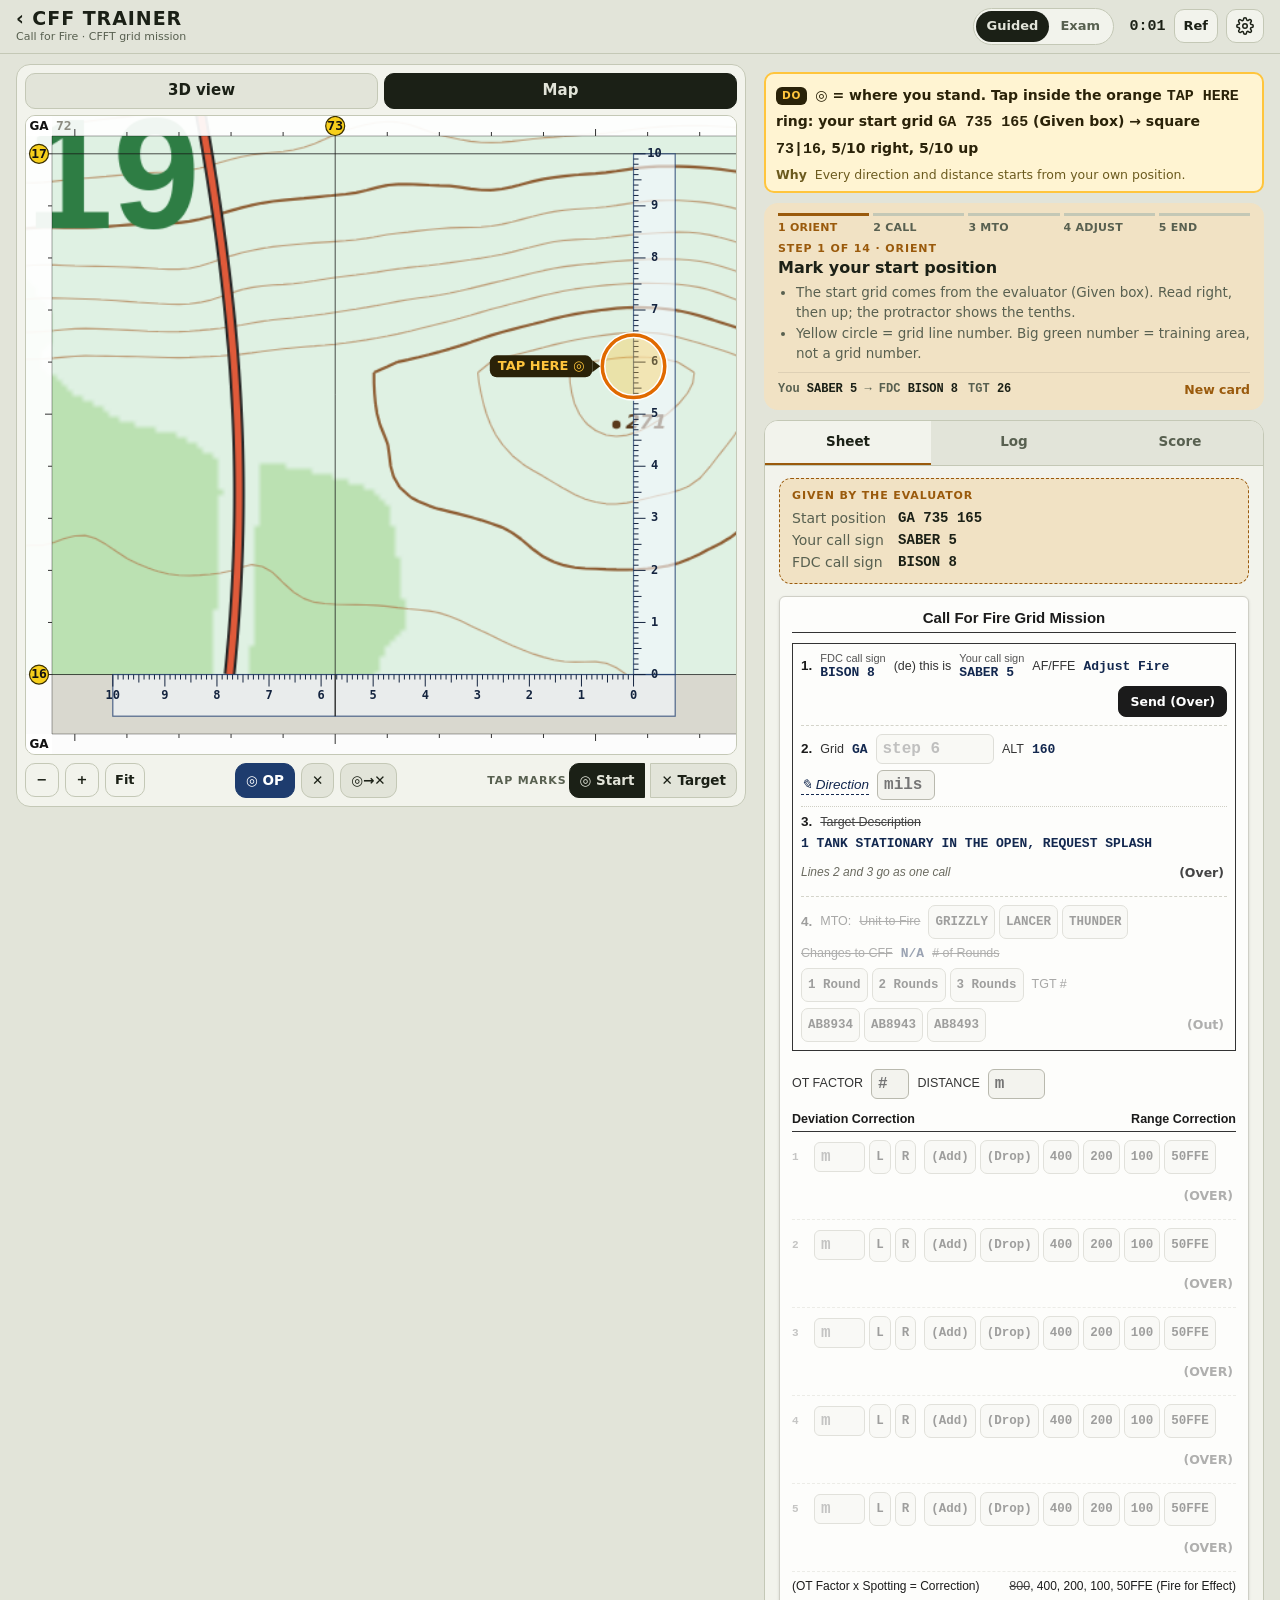
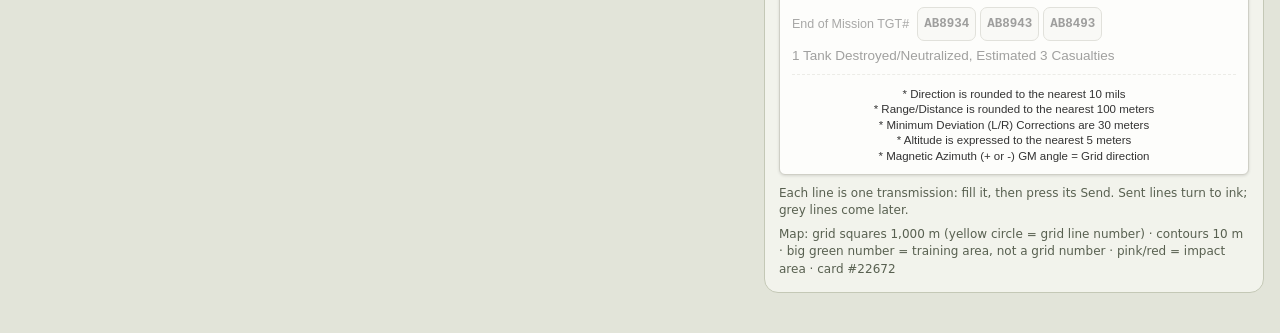
<file: cff/index.html>
<!doctype html>
<html lang="en">
<head>
<meta charset="utf-8">
<meta name="viewport" content="width=device-width, initial-scale=1, viewport-fit=cover">
<style>:root{padding-top:env(safe-area-inset-top,0px);padding-bottom:env(safe-area-inset-bottom,0px)}body{margin:0}[hidden]{display:none!important}</style>
<title>CFF Trainer</title>
<style>
/* Layout: the stage (3D view with M22 binoculars, or the map) and the radio strip sit on the left on desktop;
   the coach and the worksheet (the paper sheet, which is also the radio form), log and score on the right. On phones the stage stays on top. */
:root {
  --bg: #e2e4d9;
  --surface: #f2f3ec;
  --ink: #1b2016;
  --muted: #586050;
  --line: #c4c8b6;
  --accent: #9a5a0c;
  --accent-soft: #f1e2c4;
  --go: #2b6a2e;
  --go-soft: #d6e8d0;
  --nogo: #a8291d;
  --nogo-soft: #f3d7d1;
  --scrim: rgba(16, 20, 12, .5);
  --hint: #ffc53d;
  --ui: system-ui, -apple-system, "Segoe UI", Roboto, "Helvetica Neue", Arial, sans-serif;
  --stencil: "DIN Condensed", "DIN Alternate", "Arial Narrow", "Roboto Condensed", system-ui, sans-serif;
  --mono: ui-monospace, "SF Mono", Menlo, Consolas, "Liberation Mono", monospace;
}
@media (prefers-color-scheme: dark) {
  :root:not([data-theme="light"]) {
    --bg: #11140d; --surface: #1a1e15; --ink: #e2e6d6; --muted: #98a08b; --line: #2f3528;
    --accent: #e6a640; --accent-soft: #33280f; --go: #82c784; --go-soft: #1c2c1b;
    --nogo: #f08b7d; --nogo-soft: #3b1d18; --scrim: rgba(0, 0, 0, .6);
    color-scheme: dark;
  }
}
:root[data-theme="dark"] {
  --bg: #11140d; --surface: #1a1e15; --ink: #e2e6d6; --muted: #98a08b; --line: #2f3528;
  --accent: #e6a640; --accent-soft: #33280f; --go: #82c784; --go-soft: #1c2c1b;
  --nogo: #f08b7d; --nogo-soft: #3b1d18; --scrim: rgba(0, 0, 0, .6);
  color-scheme: dark;
}
* { box-sizing: border-box; }
html { -webkit-text-size-adjust: 100%; }
body { background: var(--bg); color: var(--ink); font: 15px/1.45 var(--ui); }
body.locked { overflow: hidden; }
button, input, select { font: inherit; color: inherit; }
input, select { font-size: 16px; }
button { touch-action: manipulation; -webkit-tap-highlight-color: transparent; }
#view, #map { -webkit-touch-callout: none; -webkit-user-select: none; user-select: none; -webkit-tap-highlight-color: transparent; }
button:focus-visible, input:focus-visible, select:focus-visible { outline: 2px solid var(--accent); outline-offset: 2px; }
h2 { margin: 0 0 10px; font: 700 12px/1.2 var(--ui); letter-spacing: .1em; text-transform: uppercase; color: var(--muted); }
.muted { color: var(--muted); }
.lbl { display: block; font: 600 11px/1.2 var(--ui); letter-spacing: .08em; text-transform: uppercase; color: var(--muted); }
/* the small viewport (Safari's bars shown): fitStage sizes the pinned stage from it, so the bars sliding away, a pinch or the keyboard
   change nothing */
#svh { position: fixed; top: 0; left: 0; width: 0; height: 100vh; height: 100svh; visibility: hidden; pointer-events: none; }

/* header */
.top-bar { position: sticky; top: env(safe-area-inset-top, 0px); z-index: 20; display: flex; align-items: center; gap: 8px; padding-block: 8px; padding-left: max(16px, env(safe-area-inset-left, 0px)); padding-right: max(16px, env(safe-area-inset-right, 0px)); background: var(--bg); border-bottom: 1px solid var(--line); }
.brand { margin-right: auto; color: inherit; text-decoration: none; font: 700 19px/1 var(--stencil); letter-spacing: .05em; text-transform: uppercase; white-space: nowrap; }
.brand small { display: block; margin-top: 3px; font: 500 11px/1.1 var(--ui); letter-spacing: 0; text-transform: none; color: var(--muted); }
.seg { display: inline-flex; padding: 2px; border: 1px solid var(--line); border-radius: 999px; background: var(--surface); }
.seg button { padding: 6px 11px; border: 0; border-radius: 999px; background: none; font-size: 13px; font-weight: 650; color: var(--muted); cursor: pointer; }
.seg button[aria-pressed="true"] { background: var(--ink); color: var(--bg); }
.clock { min-width: 2.9em; text-align: right; font: 700 15px/1 var(--mono); font-variant-numeric: tabular-nums; }
.clock.warn { color: var(--nogo); }
.ibtn { display: inline-grid; place-items: center; height: 34px; min-width: 34px; padding: 0 9px; border: 1px solid var(--line); border-radius: 10px; background: var(--surface); font-size: 13px; font-weight: 650; cursor: pointer; }
.ibtn svg { width: 18px; height: 18px; }
.ibtn:disabled { opacity: .4; cursor: default; }
@media (max-width: 440px) { .brand .bt, .brand small { display: none; } .seg button { padding: 6px 9px; } .top-bar { gap: 6px; } }
@media (max-width: 400px) { .brand { display: none; } .seg { margin-right: auto; } }
@media (max-width: 330px) { .seg button { padding: 6px 7px; font-size: 12px; } .ibtn { min-width: 30px; padding: 0 7px; } }

/* page layout: phones = view on top (sticky), coach, one tool card with tabs; desktop = view left (sticky), coach + tools right */
.wrap { display: flex; flex-direction: column; gap: 10px; max-width: 1280px; margin: 0 auto; padding-block: 10px 40px; padding-left: max(16px, env(safe-area-inset-left, 0px)); padding-right: max(16px, env(safe-area-inset-right, 0px)); }
.colL, .colR { display: contents; }
#viewCard { order: 1; } #coach, #gtip { order: 2; } #tools { order: 3; }
@media (max-width: 1099px) and (orientation: portrait), (max-width: 1099px) and (min-height: 640px) { #viewCard { position: sticky; top: calc(env(safe-area-inset-top, 0px) + var(--tb, 51px)); z-index: 10; box-shadow: 0 8px 18px -12px rgba(0,0,0,.45); } body.kbd #viewCard { position: static; box-shadow: none; } }
@media (min-width: 1100px) {
  .wrap { flex-direction: row; align-items: flex-start; gap: 18px; }
  .colL, .colR { display: flex; flex-direction: column; gap: 10px; min-width: 0; }
  .colL { flex: 1.45 1 0; position: sticky; top: calc(env(safe-area-inset-top, 0px) + 62px); }
  .colR { flex: 1 1 0; max-width: 500px; }
}
.card { min-width: 0; padding: 14px; border: 1px solid var(--line); border-radius: 14px; background: var(--surface); }
.linkbtn { padding: 0; border: 0; background: none; color: var(--accent); font-size: 12.5px; font-weight: 650; cursor: pointer; }

/* observer view */
.vcard { padding: 8px; }
.bcap { margin: 6px 0 0; padding: 5px 10px; border-radius: 8px; background: #1b2016; color: #eef0e4; font: 600 12.5px/1.35 var(--ui); text-align: center; }
.bcap:empty { display: none; }
.vwrap { position: relative; overflow: hidden; border-radius: 10px; background: #0b0d09; }
#view { display: block; width: 100%; height: auto; touch-action: none; cursor: crosshair; }
.busy { position: absolute; inset: 0; display: grid; place-items: center; color: #e9ebdf; font: 650 14px var(--ui); background: rgba(10,12,8,.7); }
.vctl { display: flex; flex-wrap: wrap; align-items: center; gap: 6px; margin-top: 8px; }
.vctl .btn { padding: 7px 12px; }
.bino[aria-pressed="true"] { border-color: var(--ink); background: var(--ink); color: var(--bg); }
.azr { min-width: 0; margin-left: auto; font: 700 13px/1.2 var(--mono); font-variant-numeric: tabular-nums; color: var(--muted); white-space: nowrap; }
@media (max-width: 400px) { .vctl .ibtn { padding: 0 6px; } .azr { font-size: 12px; } }

/* coach: phase strip, one step, mission line */
.coach { min-width: 0; padding: 10px 14px 12px; border-radius: 14px; background: var(--accent-soft); }
.phases { display: flex; gap: 4px; margin: 0 0 8px; padding: 0; list-style: none; counter-reset: ph; }
.phases li { flex: 1; padding-top: 5px; border-top: 3px solid var(--line); font: 650 11px/1.2 var(--ui); letter-spacing: .02em; text-transform: uppercase; color: var(--muted); counter-increment: ph; }
.phases li::before { content: counter(ph) " "; }
.phases li.done { border-top-color: var(--go); color: var(--go); }
.phases li.now { border-top-color: var(--accent); color: var(--accent); }
.coach .lbl { color: var(--accent); }
.coach .do { margin-top: 2px; font-size: 16px; font-weight: 700; line-height: 1.3; }
.coach .goto { margin-top: 8px; border: 2px solid var(--hint); background: #fff4d2; color: #2a2208; font-weight: 700; }
@media (min-width: 1100px) { .coach .goto { display: none; } }
.coach .how { margin: 5px 0 0; padding-left: 18px; font-size: 13.5px; color: var(--muted); }
.coach .how:empty { display: none; }
.coach .how li { margin: 2px 0; }
.coach .how b, .coach .how code { color: var(--ink); }
.coach .why p { margin: 4px 0 0; }
/* Guided: the exact action, shown right beside the control you use */
.gtip { display: block; margin-top: 8px; padding: 8px 10px; border: 2px solid var(--hint); border-radius: 10px; background: #fff4d2; color: #2a2208; font: 600 14px/1.9 var(--ui); scroll-margin-top: 72px; scroll-margin-bottom: 16px; }
.gtip::before { content: "DO"; display: inline-block; margin-right: 8px; padding: 0 6px; border-radius: 6px; background: #2a2208; color: var(--hint); font: 800 10.5px/1.7 var(--ui); letter-spacing: .08em; vertical-align: 1px; }
.gtip b { font: 800 15px var(--mono); }
.gtip strong { font-weight: 800; }
.gtip .tw { display: block; margin-top: 4px; font: 500 12.5px/1.4 var(--ui); color: #6b5a1e; }
.gtip .tw em { margin-right: 4px; font-style: normal; font-weight: 800; }
@media (max-width: 1099px) and (orientation: portrait), (max-width: 1099px) and (min-height: 640px) { .gtip { scroll-margin-top: calc(var(--stick, 300px) + 10px); } body.kbd .gtip { scroll-margin-top: 70px; } }
/* phones: a tighter box, so a row and its DO box fit under the pinned stage together */
@media (max-width: 699px) { .gtip { line-height: 1.6; } }
.coach .mission { display: flex; flex-wrap: wrap; align-items: center; gap: 4px 10px; margin-top: 8px; padding-top: 8px; border-top: 1px solid rgba(0,0,0,.08); font: 650 12px/1.4 var(--mono); color: var(--muted); }
.coach .mission b { color: var(--ink); }
.coach .mission .linkbtn { margin-left: auto; font-family: var(--ui); }

/* tool card with tabs */
.tools { padding: 0; overflow: clip; }
.tabs { display: flex; border-bottom: 1px solid var(--line); background: var(--bg); }
.tabs button { position: relative; flex: 1; padding: 11px 6px; border: 0; border-bottom: 2.5px solid transparent; background: none; font-size: 13.5px; font-weight: 650; color: var(--muted); cursor: pointer; }
.tabs button[aria-selected="true"] { border-bottom-color: var(--accent); background: var(--surface); color: var(--ink); }
.tabs .dot { position: absolute; top: 9px; margin-left: 4px; width: 7px; height: 7px; border-radius: 50%; background: var(--nogo); }
.panel { padding: 12px 14px 14px; }

/* map */
.mapbox { position: relative; }
#map { display: block; width: 100%; height: min(calc(100vw - 54px), 36vh); touch-action: none; border: 1px solid var(--line); border-radius: 10px; background: #fbfaf5; cursor: grab; }
@media (min-width: 700px) { #map { height: 32vh; } }
/* short phones (667 px): the Tap marks row takes room, so the pinned stage still leaves a third of the screen */
@media (max-height: 720px) { #map { height: min(calc(100vw - 54px), 31vh); } }
/* sideways: the 3D view | Map tabs, the map and its tools row (with Tap marks) all fit under the top bar, no scroll */
@media (max-height: 639px) and (orientation: landscape) { #map { height: calc(100vh - var(--tb, 62px) - 117px); } }
@media (min-width: 1100px) { #map { height: min(640px, calc(100vh - 250px)); } }
.stageSeg { display: flex; gap: 6px; margin-bottom: 6px; }
.stageSeg button { flex: 1; padding: 6px 10px; border: 1px solid var(--line); border-radius: 10px; background: var(--bg); font-weight: 700; cursor: pointer; }
.stageSeg button[aria-selected="true"] { border-color: var(--ink); background: var(--ink); color: var(--bg); }
.given { display: grid; grid-template-columns: auto minmax(0, 1fr); gap: 2px 12px; padding: 10px 12px; border: 1.5px dashed var(--accent); border-radius: 12px; background: var(--accent-soft); font-size: 14px; }
.given .gt { grid-column: 1 / -1; margin-bottom: 4px; font: 800 11px/1.2 var(--ui); letter-spacing: .08em; text-transform: uppercase; color: var(--accent); }
.given span { color: var(--muted); }
.given b { font-family: var(--mono); }
.mz { display: flex; gap: 6px; }
.mnote { margin: 6px 0 0; font-size: 12px; }
/* marking ✕: a bright bar on the map's bottom edge sends you to the 3D view to compare the terrain (user 11-23: "明显一点"); it lies
   over the map, so the map keeps its size when it comes and goes (nothing moves under your finger, the pinned stage stays in its 60%).
   It is as tall as its 3D view button (+ its border) from the start, so the sheet Fit puts above it before ◎ stays clear after ◎
   (release fix 2, V1.4) */
.m3d { position: absolute; left: 5px; right: 5px; bottom: 5px; display: flex; align-items: center; gap: 8px; min-height: 34px; padding: 0 0 0 9px; border: 2px solid var(--hint); border-radius: 10px; background: #fff4d2; color: #2a2208; font: 700 12.5px/1.25 var(--ui); box-shadow: 0 2px 8px rgba(0,0,0,.25); }
.m3d[hidden] { display: none; }
.m3d span { flex: 1; padding-block: 4px; }
.m3d .btn, .gtip .go3d { flex: none; padding: 6px 12px; border: 1px solid #2a2208; border-radius: 8px; background: #2a2208; color: #fff4d2; font: 800 13px/1.2 var(--ui); cursor: pointer; }
.prow { display: flex; flex-wrap: wrap; align-items: center; justify-content: space-between; gap: 6px; margin-top: 8px; }
/* the Tap marks switch shares the row (it wraps under the tools on a phone, so the row stays on screen sideways): two joined
   halves, the one on in ink, unlike the protractor tools (blue) */
.tapm { display: flex; align-items: center; }
.tapm .pro { gap: 0; }
.tapm .btn:first-child { border-radius: 10px 0 0 10px; }
.tapm .btn:last-child { margin-left: -1px; border-radius: 0 10px 10px 0; }
.prow .tapm .btn[aria-pressed="true"] { border-color: var(--ink); background: var(--ink); color: var(--bg); }
@media (pointer: coarse), (max-width: 640px) { .stageSeg button { padding-block: 8px; } }
.prow .pro { display: flex; align-items: center; gap: 6px; }
.prow .lbl { margin-right: 2px; }
.prow .btn { padding: 7px 10px; font-size: 13.5px; white-space: nowrap; }
.prow .btn[aria-pressed="true"] { border-color: #1e3c6e; background: #1e3c6e; color: #fff; }
.prow .btn:disabled { opacity: .4; cursor: default; }
/* phones held upright: − + Fit share the 3D view | Map row and Tap marks shares the protractor's row (its label goes; the switch keeps
   it as its name), so the pinned stage has one row of tools and fitStage leaves the map big within its 60% */
@media (min-width: 355px) and (max-width: 699px) and (orientation: portrait) {
  .vcard { display: grid; grid-template-columns: minmax(0, 1fr) auto; padding-block: 6px; }
  .vcard > * { grid-column: 1 / -1; }
  .vcard > .stageSeg { grid-column: 1; grid-row: 1; }
  #paneMap:not([hidden]), #paneMap .prow { display: contents; }
  #paneMap .mapbox { grid-column: 1 / -1; }
  #paneMap .prow > .mz { grid-column: 2; grid-row: 1; justify-self: end; margin: 0 0 6px 6px; }
  #paneMap .prow > .pro { grid-column: 1; margin-top: 6px; }
  #paneMap .prow > .tapm { grid-column: 2; justify-self: end; margin: 6px 0 0 6px; }
  .tapm > .lbl { display: none; }
  .stageSeg { gap: 4px; } .stageSeg button { padding-inline: 4px; white-space: nowrap; } .prow .btn { padding-inline: 8px; }
}
/* from 375 px (SE, mini and up) ◀ ▶ Binoculars share that row too, so the 3D view's stage is the tabs, the view, its caption and the
   radio strip: the SE keeps it in its 60% with the radio strip full (release fix 2, V1.1). The tabs keep one width on both panes */
@media (min-width: 375px) and (max-width: 699px) and (orientation: portrait) {
  #paneView:not([hidden]) { display: contents; }
  #paneView .vwrap, #paneView .bcap { grid-column: 1 / -1; }
  #paneView .vctl { grid-column: 2; grid-row: 1; justify-self: end; margin: 0 0 6px 6px; }
  .vcard > .stageSeg { max-width: 140px; }
}

/* worksheet: the paper "Call For Fire Grid Mission" sheet; it is also the radio form (one line = one transmission) */
.paper { --ink: #1b1b1b; --muted: #5d5d55; --line: #b9b9ae; --bg: #f3f3ee; margin-top: 12px; padding: 12px 12px 10px; border: 1px solid #cfcfc6; border-radius: 6px; background: #fdfdfb; color: var(--ink); font: 13.5px/1.35 Arial, Helvetica, sans-serif; box-shadow: 0 1px 3px rgba(0,0,0,.12); }
.sht { padding-bottom: 6px; border-bottom: 1.5px solid #333; text-align: center; font: 600 15px Arial, Helvetica, sans-serif; }
.sbox { margin: 10px 0; padding: 0 8px; border: 1px solid #333; }
.wl { display: flex; flex-wrap: wrap; align-items: center; gap: 6px 8px; padding: 8px 0; border-bottom: 1px dashed #d4d4ca; }
.sbox .wl:last-of-type, .wl.od { border-bottom: 0; }
.wl .n { font-weight: 700; }
.pr { color: #333; font-size: 12.5px; white-space: nowrap; }
.paper s { color: #444; font-size: 12.5px; white-space: nowrap; }
.l2d { display: flex; flex-basis: 100%; flex-wrap: wrap; align-items: center; gap: 6px 8px; }
/* lines 2 and 3 are one call (one Send); line 4: the FDC's MTO in a dark bubble, your read-back in a light one (user 11-24) */
.l3in { display: flex; flex-basis: 100%; flex-wrap: wrap; align-items: baseline; gap: 4px 8px; padding-top: 6px; border-top: 1px dotted #cfcfc4; }
.rtg { font: 700 13.5px var(--mono); color: #13284f; white-space: nowrap; }
.rtg[hidden] { display: none; }
.l23s { display: flex; flex-basis: 100%; align-items: center; gap: 8px; }
.l23s small { color: #6b6b60; font-size: 12px; font-style: italic; }
.say { flex-basis: 100%; padding: 8px 11px; border-radius: 12px; font: 700 13px/1.4 var(--mono); }
.say small { display: block; margin-bottom: 3px; font: 800 10.5px/1.2 var(--ui); letter-spacing: .06em; text-transform: uppercase; }
.say .nx { margin: 5px 0 0; text-transform: none; letter-spacing: 0; font-size: 12.5px; }
.say.fdc { margin-right: 14%; border-bottom-left-radius: 3px; background: #1b2016; color: #eef0e4; }
.say.fdc small { color: #ffc53d; }
.say.you { margin-left: 14%; border-bottom-right-radius: 3px; background: #dce7fb; color: #13284f; }
.say.you small { color: #3a5a92; }
.say[hidden] { display: none; }
.wl input.wait { opacity: .45; }
.hw { font-style: italic; color: #13284f; border-bottom: 1.5px dashed #13284f; white-space: nowrap; }
.pen { font: 700 13px var(--mono); color: #13284f; }
.prt { color: #222; }
.csn { display: inline-flex; flex-direction: column; line-height: 1.25; }
.csn small { color: #555; font-size: 11px; }
.wl input { min-width: 0; padding: 5px 6px; border: 1px solid var(--line); border-radius: 6px; background: var(--bg); color: #13284f; font: 700 16px var(--mono); }
#gGrid { width: 7.4em; } #gDir { width: 3.6em; } #wOt { width: 2.4em; } #wDist { width: 3.6em; }
.wr input.spi { width: 2.6em; } .wr input.dvi { width: 3.2em; }
.chips { display: inline-flex; flex-wrap: wrap; gap: 4px; }
.chip { min-height: 34px; padding: 4px 6px; border: 1px solid var(--line); border-radius: 7px; background: var(--bg); color: var(--ink); font: 700 12.5px var(--mono); cursor: pointer; }
.chip[aria-pressed="true"] { border-color: #13284f; background: #13284f; color: #fff; }
.chip:disabled { cursor: default; }
.snd { margin-left: auto; padding: 7px 11px; border: 1px solid #1b1b1b; border-radius: 8px; background: #1b1b1b; color: #fff; font: 700 12.5px var(--ui); white-space: nowrap; cursor: pointer; }
.snd:disabled { padding-inline: 2px; border-color: transparent; background: none; color: #444; font-weight: 600; cursor: default; }
.wl.sent input { border-color: transparent; background: none; }
.wl.sent input::placeholder { color: transparent; }
.wl.sent .chip:not([aria-pressed="true"]) { display: none; }
.wl.sent .chip[aria-pressed="true"] { border-color: transparent; background: none; color: #13284f; }
.wl.later { opacity: .42; }
.ch { display: flex; justify-content: space-between; gap: 8px; margin-top: 4px; padding-bottom: 4px; border-bottom: 1px solid #333; font-weight: 600; font-size: 12.5px; }
.wr .rn { flex: none; width: 14px; color: #777; font: 700 11px var(--mono); }
.wr .cell { display: inline-flex; flex-wrap: wrap; align-items: center; gap: 4px; }
.nt { display: flex; flex-wrap: wrap; justify-content: space-between; gap: 4px 12px; margin: 6px 0 4px; font-size: 12px; }
.fn { margin: 12px 0 0; padding: 0; list-style: none; text-align: center; font-size: 11.5px; color: #333; }
.fn li::before { content: "* "; }
.wl { scroll-margin-top: 72px; }
/* a row comes up right under the stage (or the top bar), so the column headers above row 1 are hidden whole, not cut in half */
.wr { scroll-margin-top: calc(var(--tb, 62px) + 2px); }
@media (max-width: 1099px) and (orientation: portrait), (max-width: 1099px) and (min-height: 640px) { .wl { scroll-margin-top: calc(var(--stick, 300px) + 10px); } .wr { scroll-margin-top: calc(var(--stick, 300px) + 2px); } body.kbd .wl { scroll-margin-top: 70px; } }
/* phones: a row packs into two lines (meters, L / R, Add / Drop, then 400 … 50FFE and Send), so its DO box shows under it */
@media (max-width: 699px) { .panel { padding-inline: 8px; } .paper { padding-inline: 8px; } .wr { column-gap: 6px; } .wr .cell { display: contents; } .wr .snd { padding-inline: 9px; } }
.wsnote { margin: 10px 0 0; font-size: 12px; color: var(--muted); }

/* the radio strip under the stage: the last two transmissions and the answer buttons */
.rxl { display: grid; gap: 2px; margin-top: 6px; font: 600 11px/1.35 var(--mono); }
.rxl:empty { display: none; }
.rxl div { overflow-wrap: anywhere; }
.rxl b { margin-right: 5px; font: 800 11px var(--ui); letter-spacing: .06em; }
.rxl .fdc b { color: var(--accent); } .rxl .fo b, .rxl .sys { color: var(--muted); }
.rxb { display: grid; grid-template-columns: repeat(3, minmax(0, 1fr)); gap: 6px; margin-top: 6px; }
.rxb .btn { min-height: 44px; padding: 5px 6px; font: 700 12px/1.2 var(--mono); white-space: normal; }
/* narrow phones: each answer keeps to 2 lines ("ROUNDS COMPLETE, OUT" took 3, a 55 px row: the SE's stage over its 60%; release fix 2) */
@media (max-width: 400px) { .rxb { column-gap: 4px; } .rxb .btn { padding-inline: 3px; } }
.rxq { display: none; grid-column: 1 / -1; font: 600 11px/1.35 var(--mono); }
.rxq b { margin-right: 5px; font: 800 11px var(--ui); letter-spacing: .06em; color: var(--accent); }
/* the pinned stage: while a message waits for your answer the strip shows just that message over its buttons (your own last line is
   on the sheet), so the SE's stage stays in its 60% (release fix 2, V1.1) */
@media (max-width: 1099px) and (orientation: portrait), (max-width: 1099px) and (min-height: 640px) { .rx.ask > .rxl { display: none; } .rx.ask .rxq { display: block; } }
/* phones held sideways: the stage cannot pin, so a message that waits for your answer pops up at the bottom with its buttons,
   and the view comes back up for each round */
@media (max-width: 1099px) and (max-height: 639px) and (orientation: landscape) {
  .rxb { position: fixed; left: 0; right: 0; bottom: 0; z-index: 30; margin: 0; padding: 8px max(16px, env(safe-area-inset-right, 0px)) calc(8px + env(safe-area-inset-bottom, 0px)) max(16px, env(safe-area-inset-left, 0px)); border-top: 1px solid var(--line); background: var(--surface); box-shadow: 0 -8px 18px -12px rgba(0,0,0,.45); }
  .rxq { display: block; }
  #viewCard { scroll-margin-top: calc(var(--tb, 62px) + 4px); }
}

/* radio log (Log tab) */
.log { display: flex; flex-direction: column; gap: 4px; max-height: 360px; overflow-y: auto; padding: 8px; border-radius: 10px; background: var(--bg); font: 600 12px/1.35 var(--mono); }
.log:empty { height: 44px; }
.log:empty::before { content: "Radio log: every transmission shows here."; margin: auto; color: var(--muted); font: 500 12.5px var(--ui); }
.log .ln { max-width: 92%; padding: 4px 8px; border-radius: 8px; }
.log .fo { align-self: flex-end; background: var(--surface); border: 1px solid var(--line); text-align: right; }
.log .fdc { align-self: flex-start; background: var(--accent-soft); }
.log .sys { align-self: center; color: var(--muted); font: italic 500 12px var(--ui); }
.log .who { display: block; font: 700 11px/1.2 var(--ui); letter-spacing: .08em; color: var(--muted); }

/* touch: every tap target at least 40 px (New card keeps its line height: the padding reaches out over the margins) */
@media (pointer: coarse), (max-width: 640px) {
  .tk { padding: 11px 12px; } .ibtn { height: 40px; min-width: 40px; } .seg button { min-height: 40px; padding-block: 10px; }
  .chip, .snd, .wl input, .vctl .btn, .prow .btn, .m3d .btn, .gtip .go3d { min-height: 40px; } .prow .btn, .chip, #wOt { min-width: 40px; } .m3d { min-height: 44px; }
  .coach .mission .linkbtn { padding: 11.5px 8px; margin: -11.5px -8px -11.5px auto; }
}

/* score sheet */
.score { display: grid; gap: 12px; margin: 0; padding: 0; list-style: none; }
.m { display: grid; grid-template-columns: 26px minmax(0, 1fr); gap: 10px; }
.num { display: grid; place-items: center; width: 26px; height: 26px; border: 1.5px solid var(--line); border-radius: 50%; font: 700 12px/1 var(--mono); }
.m.done .num { border-color: var(--go); background: var(--go); color: var(--surface); }
.mt { padding-top: 3px; font-weight: 650; }
.subs { display: grid; gap: 3px; margin: 4px 0 0; padding: 0; list-style: none; font-size: 13.5px; color: var(--muted); }
.subs li { position: relative; padding-left: 18px; }
.subs li::before { content: "○"; position: absolute; left: 0; top: 0; font-size: 11px; line-height: 1.75; }
.subs li.ok { color: var(--ink); }
.subs li.ok::before { content: "✓"; color: var(--go); font-size: 13px; font-weight: 700; line-height: 1.45; }
.scnote { margin: 12px 0 0; font-size: 13px; }

/* buttons and modals */
.txrow { display: flex; flex-wrap: wrap; gap: 8px; }
.btn { padding: 10px 14px; border: 1px solid var(--line); border-radius: 11px; background: var(--bg); font-weight: 650; cursor: pointer; }
.btn.primary { margin-left: auto; border-color: var(--ink); background: var(--ink); color: var(--bg); }
.readybar { display: flex; margin-top: 12px; }
.readybar .btn { flex: 1; margin: 0; padding: 12px; }
.modal { position: fixed; inset: 0; z-index: 50; display: flex; align-items: flex-start; justify-content: center; overflow: auto; padding: calc(env(safe-area-inset-top, 0px) + 16px) max(16px, env(safe-area-inset-right, 0px)) calc(env(safe-area-inset-bottom, 0px) + 16px) max(16px, env(safe-area-inset-left, 0px)); background: var(--scrim); }
.mcard { position: relative; width: 100%; max-width: 760px; margin: auto 0; padding: 18px; border-radius: 16px; background: var(--surface); }
.mcard h2 { padding-right: 48px; }
.mcard h3 { margin: 18px 0 6px; font-size: 15px; }
.mcard .x { position: absolute; right: 12px; top: 12px; }
.mcard p, .mcard li { font-size: 14px; }
.mcard ol, .mcard ul { margin: 6px 0; padding-left: 20px; }
code { padding: 1px 5px; border: 1px solid var(--line); border-radius: 5px; background: var(--bg); font: 600 12.5px var(--mono); }
.tbl { overflow-x: auto; }
.tbl table { width: 100%; border-collapse: collapse; font-size: 13.5px; }
.tbl th, .tbl td { padding: 6px 8px; border-bottom: 1px solid var(--line); text-align: left; vertical-align: top; }
.tbl th { font-size: 11px; letter-spacing: .08em; text-transform: uppercase; color: var(--muted); }
td.go { color: var(--go); font-weight: 700; }
td.nogo { color: var(--nogo); font-weight: 700; }
.fb { margin: 6px 0 0; padding-left: 18px; font-size: 13.5px; }
/* the Exam intro is long on a phone: Back / Start exam stay at the bottom of the screen (flush: sticky counts from inside the modal's
   bottom padding, so it goes that far down, and nothing scrolls under it; release fix 2, V1.2) */
#mIntro .txrow { position: sticky; bottom: calc(-16px - env(safe-area-inset-bottom, 0px)); margin: 14px -18px -18px; padding: 12px 18px calc(12px + env(safe-area-inset-bottom, 0px)); border-top: 1px solid var(--line); border-radius: 0 0 16px 16px; background: var(--surface); }
.modal.vid { z-index: 60; flex-direction: column; align-items: stretch; padding: 0; overflow: hidden; background: var(--bg); }
.vbar { display: flex; align-items: center; justify-content: space-between; gap: 10px; padding: calc(env(safe-area-inset-top, 0px) + 8px) max(16px, env(safe-area-inset-right, 0px)) 8px max(16px, env(safe-area-inset-left, 0px)); border-bottom: 1px solid var(--line); }
#vidFrame { flex: 1; width: 100%; border: 0; background: var(--bg); }
.vidlink { display: flex; align-items: center; min-height: 44px; margin: 4px 0 6px; padding: 10px 14px; border-radius: 12px; background: var(--ink); color: var(--bg); font-weight: 700; text-decoration: none; }
.coach .mission a { color: var(--accent); font: 650 12.5px var(--ui); text-decoration: none; }
.fb li { margin: 3px 0; }
.fb li.bad { color: var(--nogo); }
.verdict { display: inline-block; padding: 4px 12px; border-radius: 999px; font: 700 15px var(--mono); }
.verdict.go { background: var(--go-soft); color: var(--go); }
.verdict.nogo { background: var(--nogo-soft); color: var(--nogo); }
fieldset { margin: 0 0 12px; padding: 10px 12px; border: 1px solid var(--line); border-radius: 12px; }
legend { padding: 0 4px; font-weight: 650; }
.opt { display: flex; align-items: center; gap: 8px; padding: 6px 0; font-size: 14px; }

/* Guided: next control pulses; a wrong one shakes red and the right one bounces */
.hint { outline: 3.5px solid #ff7a00 !important; outline-offset: 2px; box-shadow: 0 0 0 7px rgba(255,138,0,.3); animation: pulse 1.1s ease-in-out infinite; }
/* what to fill or tap: an orange ring with a glow, a pale yellow fill inside inputs and chips not yet on (user 11-24: "高亮不够明显");
   the pulse swings orange ↔ yellow and never fades out */
input.hint, .chip.hint:not([aria-pressed="true"]) { background: #fff0a8 !important; }
@keyframes pulse { 50% { outline-color: #ffc53d; box-shadow: 0 0 0 11px rgba(255,138,0,.08); } }
.want { outline: 4px solid var(--hint) !important; outline-offset: 3px; animation: want .8s ease-in-out 2; }
@keyframes want { 0%, 100% { transform: scale(1); box-shadow: 0 0 0 0 rgba(255,197,61,.8); } 40% { transform: scale(1.1); box-shadow: 0 0 0 12px rgba(255,197,61,0); } }
.nope { outline: 3px solid #e2432f !important; outline-offset: 2px; animation: nope .4s ease-in-out; }
.coach.shake { animation: nope .4s ease-in-out; }
@keyframes nope { 20%, 60% { translate: -4px 0; } 40%, 80% { translate: 4px 0; } }
.toast { position: fixed; left: 50%; top: calc(env(safe-area-inset-top, 0px) + 60px); z-index: 45; width: max-content; max-width: min(92vw, 540px); padding: 12px 16px; border-radius: 14px; background: var(--ink); color: var(--bg); font-size: 14.5px; line-height: 1.4; box-shadow: 0 10px 30px rgba(0,0,0,.35); transform: translateX(-50%); cursor: pointer; }
.toast b { color: var(--hint); }
.toast small { display: block; margin-top: 4px; opacity: .65; font-size: 12px; }
.toast.pop { animation: pop .25s ease-out; }
@keyframes pop { from { opacity: 0; transform: translate(-50%, -8px); } to { opacity: 1; transform: translate(-50%, 0); } }

/* NO-GO: recycled to Charlie Company */
.modal.charlie { align-items: center; background: rgba(12, 14, 8, .82); }
.ccard { position: relative; width: 100%; max-width: 460px; margin: auto 0; padding: 20px 18px 18px; overflow: hidden; border-radius: 18px; text-align: center; color: #f1efe0; background: radial-gradient(120% 90% at 50% 0%, #3d4628, #1c2112 70%); box-shadow: 0 20px 60px rgba(0,0,0,.5); }
.ccard .eyebrow { font: 700 11px/1 var(--ui); letter-spacing: .16em; text-transform: uppercase; color: #c9c7a4; }
.guidon { display: block; width: 180px; max-width: 60%; height: auto; margin: 10px auto 0; overflow: visible; }
.guidon .flag { transform-origin: 14px 56px; animation: wave 2.4s ease-in-out infinite; }
@keyframes wave { 0%, 100% { transform: skewY(0deg) scaleX(1); } 50% { transform: skewY(-4deg) scaleX(.96); } }
.ccard h2.ct { margin: 6px 0 2px; font: 800 30px/1.05 var(--stencil); letter-spacing: .04em; text-transform: uppercase; color: #fff; text-wrap: balance; }
.ccard p { margin: 6px 0 0; font-size: 14.5px; color: #dcdac6; }
.ccard .orders { margin: 12px auto 0; max-width: 34ch; padding: 10px 12px; border: 1px dashed rgba(241,239,224,.35); border-radius: 10px; font: 600 12.5px/1.5 var(--mono); color: #e9e7d4; text-align: left; }
.stamp { position: absolute; right: 12px; top: 52px; padding: 4px 10px; border: 4px solid #e2432f; border-radius: 8px; color: #e2432f; font: 900 28px/1 var(--stencil); letter-spacing: .08em; transform: rotate(-14deg); opacity: .92; animation: slam .5s cubic-bezier(.2, 1.6, .4, 1) .25s both; }
@keyframes slam { from { transform: rotate(-14deg) scale(2.6); opacity: 0; } to { transform: rotate(-14deg) scale(1); opacity: .92; } }
.ccard .txrow { justify-content: center; margin-top: 16px; }
.ccard .btn { border-color: rgba(255,255,255,.25); background: rgba(255,255,255,.08); color: #f1efe0; }
.ccard .btn.primary { margin-left: 0; border-color: #e2432f; background: #e2432f; color: #fff; }
@media (prefers-reduced-motion: reduce) { .hint, .want, .nope, .coach.shake, .toast.pop, .guidon .flag, .stamp { animation: none; } }
</style>
</head>
<body>

<header class="top-bar">
  <a class="brand" href="../" title="All Bravo study tools">‹ CFF<span class="bt"> Trainer</span><small>Call for Fire · CFFT grid mission</small></a>
  <div class="seg" role="group" aria-label="Practice mode">
    <button id="mGuided" aria-pressed="true">Guided</button>
    <button id="mExam" aria-pressed="false">Exam</button>
  </div>
  <div class="clock" id="clock">0:00</div>
  <button class="ibtn" id="btnRef" aria-label="Cheat sheet">Ref</button>
  <button class="ibtn" id="btnSet" aria-label="Settings"><svg viewBox="0 0 24 24" fill="none" stroke="currentColor" stroke-width="2" stroke-linecap="round" stroke-linejoin="round" aria-hidden="true"><circle cx="12" cy="12" r="3"/><path d="M19.4 15a1.7 1.7 0 0 0 .3 1.8l.1.1a2 2 0 1 1-2.8 2.8l-.1-.1a1.7 1.7 0 0 0-1.8-.3 1.7 1.7 0 0 0-1 1.5V21a2 2 0 1 1-4 0v-.1a1.7 1.7 0 0 0-1.1-1.5 1.7 1.7 0 0 0-1.8.3l-.1.1a2 2 0 1 1-2.8-2.8l.1-.1a1.7 1.7 0 0 0 .3-1.8 1.7 1.7 0 0 0-1.5-1H3a2 2 0 1 1 0-4h.1a1.7 1.7 0 0 0 1.5-1.1 1.7 1.7 0 0 0-.3-1.8l-.1-.1a2 2 0 1 1 2.8-2.8l.1.1a1.7 1.7 0 0 0 1.8.3H9a1.7 1.7 0 0 0 1-1.5V3a2 2 0 1 1 4 0v.1a1.7 1.7 0 0 0 1 1.5 1.7 1.7 0 0 0 1.8-.3l.1-.1a2 2 0 1 1 2.8 2.8l-.1.1a1.7 1.7 0 0 0-.3 1.8V9a1.7 1.7 0 0 0 1.5 1H21a2 2 0 1 1 0 4h-.1a1.7 1.7 0 0 0-1.5 1z"/></svg></button>
</header>

<main class="wrap">
  <div class="colL">
    <section class="card vcard" id="viewCard" aria-label="Observer view and map">
      <div class="stageSeg" role="tablist" aria-label="Top screen">
        <button id="stView" role="tab" aria-selected="true">3D view</button>
        <button id="stMap" role="tab" aria-selected="false">Map</button>
      </div>
      <div id="paneView">
      <div class="vwrap" id="vwrap">
        <canvas id="view" aria-label="View from the observation post. Drag to look around, tap to aim."></canvas>
        <div class="busy" id="busy">Building terrain…</div>
      </div>
      <p class="bcap" id="bcap" aria-live="polite"></p>
      <div class="vctl">
        <button class="ibtn" id="panL" aria-label="Turn left">◀</button>
        <button class="ibtn" id="panR" aria-label="Turn right">▶</button>
        <button class="btn bino" id="binoBtn" aria-pressed="false">Binoculars</button>
      </div>
      </div>
      <div id="paneMap" hidden>
        <div class="mapbox">
          <canvas id="map" aria-label="Map sheet. Drag to move, pinch or use + and − to zoom."></canvas>
          <div class="m3d" id="m3d" hidden><span id="m3dT"></span><button class="btn" id="go3d">3D view</button></div>
        </div>
        <div class="prow">
          <div class="mz"><button class="ibtn" id="zOut" aria-label="Zoom out">−</button><button class="ibtn" id="zIn" aria-label="Zoom in">+</button><button class="ibtn" id="zFit">Fit</button></div>
          <div class="pro"><button class="btn" id="proOp" aria-pressed="false" aria-label="Protractor on your start" title="Protractor on your start">◎ OP</button><button class="btn" id="proX" aria-pressed="false" aria-label="Protractor on your ✕" title="Protractor on your ✕">✕</button><button class="btn" id="proRng" aria-pressed="false" aria-label="Range scale from ◎ through ✕" title="Range scale from ◎ through ✕">◎→✕</button></div>
          <div class="tapm"><span class="lbl">Tap marks</span><div class="pro" role="group" aria-label="Tap marks"><button class="btn" id="tapOp" aria-pressed="true">◎ Start</button><button class="btn" id="tapX" aria-pressed="false">✕ Target</button></div></div>
        </div>
      </div>
      <div class="rx" id="rx" aria-live="polite"><div class="rxl" id="rxLog"></div><div class="rxb" id="rxBtns" hidden></div></div>
    </section>
  </div>

  <div class="colR">
    <section class="coach" id="coach" aria-live="polite">
      <ol class="phases" id="phases"><li>Orient</li><li>Call</li><li>MTO</li><li>Adjust</li><li>End</li></ol>
      <span class="lbl" id="cStep"></span>
      <div class="do" id="cDo"></div>
      <button class="btn goto" id="cGo" hidden></button>
      <ul class="how" id="cHow"></ul>
      <div class="mission" id="mission"></div>
    </section>
    <div class="gtip" id="gtip" hidden></div>

    <section class="card tools" id="tools">
      <div class="tabs" role="tablist" aria-label="Tools">
        <button role="tab" data-tab="locate" aria-selected="true">Sheet</button>
        <button role="tab" data-tab="radio" id="tabRadio" aria-selected="false">Log<i class="dot" id="radioDot" hidden></i></button>
        <button role="tab" data-tab="score" aria-selected="false">Score</button>
      </div>

      <div class="panel" data-panel="locate">
        <div class="given" id="given"></div>
        <div class="paper" id="sheet" aria-label="Call For Fire Grid Mission worksheet"></div>
        <p class="wsnote" id="wsnote"></p>
        <p class="mnote muted" id="mapNote"></p>
        <div class="readybar" id="endBar" hidden><button class="btn" id="endExam">Submit the worksheet and grade now</button></div>
      </div>

      <div class="panel rp" data-panel="radio" id="radioPanel" hidden>
        <div class="log" id="log" aria-live="polite"></div>
      </div>

      <div class="panel" data-panel="score" hidden>
        <ol class="score" id="score"></ol>
        <p class="scnote muted">Built from the real "Call For Fire Grid Mission" sheet and its footnotes. Items marked (assumption) are not printed on the sheet. Your voice is replaced by the sheet: each line has its own Send; the FDC answers in the radio strip under the view.</p>
      </div>
    </section>
  </div>
</main>

<div class="modal vid" id="mVid" hidden>
  <div class="vbar"><b>Math video · older flow, not this exam</b><button class="btn primary" id="vidClose">✕ Back to the trainer</button></div>
  <iframe id="vidFrame" title="CFF math video"></iframe>
</div>

<div class="toast" id="toast" role="status" aria-live="assertive" hidden></div>
<div id="svh" aria-hidden="true"></div>

<div class="modal" id="mIntro" hidden>
  <div class="mcard" role="dialog" aria-modal="true" aria-labelledby="exT">
    <h2 id="exT">Exam mode</h2>
    <ul id="exList"></ul>
    <div class="txrow"><button class="btn" id="exBack">Back to Guided</button><button class="btn primary" id="exStart">Start exam</button></div>
  </div>
</div>

<div class="modal" id="mRes" hidden>
  <div class="mcard" role="dialog" aria-modal="true" aria-labelledby="resT">
    <h2 id="resT">Exam result</h2>
    <div id="resBody"></div>
    <div class="txrow" style="margin-top:14px"><button class="btn" data-close="mRes">Review</button><button class="btn" id="resGuided">Guided mode</button><button class="btn" id="resSame">Retry same card</button><button class="btn primary" id="resNew">New card</button></div>
  </div>
</div>

<div class="modal charlie" id="mCharlie" hidden>
  <div class="ccard" role="dialog" aria-modal="true" aria-labelledby="chT">
    <div class="eyebrow">NO-GO · Recycle orders</div>
    <svg class="guidon" viewBox="0 0 200 112" aria-hidden="true">
      <rect x="8" y="4" width="6" height="106" rx="3" fill="#8a6a3c"/>
      <circle cx="11" cy="6" r="6" fill="#d4b13c"/>
      <g class="flag">
        <path d="M14 12 H192 L158 54 L192 96 H14 Z" fill="#b3261e"/>
        <path d="M14 12 H192 L158 54 L192 96 H14 Z" fill="none" stroke="#ffffff" stroke-opacity=".2" stroke-width="2"/>
        <text x="84" y="74" text-anchor="middle" font-family="DIN Condensed, Arial Narrow, Arial, sans-serif" font-weight="800" font-size="56" fill="#ffffff">C</text>
      </g>
    </svg>
    <div class="stamp" aria-hidden="true">NO-GO</div>
    <h2 class="ct" id="chT">Welcome to Charlie Company!</h2>
    <p id="chStats"></p>
    <div class="orders">REPORT TO: C Co, 3rd Platoon<br>TIME: 0430 tomorrow<br>BRING: map, protractor, WORM formula</div>
    <div class="txrow"><button class="btn" id="chWhy">See what went wrong</button><button class="btn primary" id="chRetry">Recycle: try again</button></div>
  </div>
</div>

<div class="modal" id="mSet" hidden>
  <div class="mcard" role="dialog" aria-modal="true" aria-labelledby="setT">
    <h2 id="setT">Settings</h2>
    <button class="btn x" data-close="mSet" aria-label="Close">✕</button>
    <fieldset>
      <legend>Exam time limit</legend>
      <div class="opt" id="setTime"><span>Mission time limit: <b>10:00</b> for the whole mission, Start to End of Mission. The exam stops at 10:00 (fixed).</span></div>
    </fieldset>
    <fieldset>
      <legend>First round</legend>
      <label class="opt"><input type="radio" name="fro" value="1"> Lands off target, as in class (you bracket it in)</label>
      <label class="opt"><input type="radio" name="fro" value="0"> Lands exactly on the grid you sent</label>
    </fieldset>
    <fieldset>
      <legend>FDC speed</legend>
      <label class="opt"><input type="radio" name="spd" value="real"> Real: 11 s time of flight, SPLASH 5 s before impact</label>
      <label class="opt"><input type="radio" name="spd" value="fast"> Fast: 5 s time of flight</label>
    </fieldset>
    <p class="muted" id="bestTxt"></p>
    <div class="txrow"><button class="btn primary" id="setSave">Save · new card</button></div>
  </div>
</div>

<div class="modal" id="mRef" hidden>
  <div class="mcard" role="dialog" aria-modal="true" aria-labelledby="refT">
    <h2 id="refT">Cheat sheet · Call for fire grid mission</h2>
    <button class="btn x" data-close="mRef" aria-label="Close">✕</button>
    <p>The worksheet on screen is the paper "Call For Fire Grid Mission" sheet. Each line is one transmission with its own Send. Struck labels are printed struck on the sheet: write the value, do not say the label.</p>
    <h3>Phase 1 · Orient</h3>
    <ol>
      <li><b>Start position:</b> the evaluator gives a 6-digit grid. Find the square (read right, then up), then the tenths inside it, and mark ◎ on the map. Grid line numbers are the yellow circles; a big green number is a training area, not a grid number.</li>
      <li><b>Direction:</b> the 3D view has a mil scale across its top (0–6400, magnetic). Read the number straight above the target (TGT n in the yellow circle) and add the G-M angle 70 mils = grid direction, to the nearest 10 mils → line 2 Direction (6370 + 70 = 6440 → 0040). 1° = 17.78 mils, because 360° = 6400 mils.</li>
      <li><b>Mark ✕:</b> the 3D view shows a few red numbers, each next to a landmark you can find on the map (a farm, where the dirt road leaves the main road, a railroad crossing, the railroad cut, the big hill); the target is one of them. The map draws your Direction from ◎ as your protractor line: find the target's landmark along it, press <b>✕ Target</b> under the map and tap next to it.</li>
      <li><b>Distance:</b> the protractor's range scale ◎→✕ lies from ◎ through ✕, a tick every 100 m: read where ✕ sits, nearest 100 m → DISTANCE.</li>
      <li><b>OT factor:</b> distance in thousands, nearest whole number: 1200 → 1.2 → 1.</li>
      <li>Read the <b>Grid</b> at ✕ with the protractor, <b>8 digits</b> (4 right, then 4 up) → line 2. <b>ALT</b> is printed: 160.</li>
    </ol>
    <h3>Phase 2 · Call: line 1, then lines 2 and 3 as one call, each ends OVER</h3>
    <p><code>HAMMER 3, THIS IS STEEL 2, ADJUST FIRE, OVER</code><br><code>GRID GA 6521 2143, ALT 160, DIRECTION 5620, 1 TANK STATIONARY IN THE OPEN, REQUEST SPLASH, OVER</code></p>
    <p>Send line 1, then lines 2 and 3 together: the FDC does not read them back. Rule: every FDC message that ends OVER needs an answer; OUT needs none.</p>
    <h3>Phase 3 · Line 4: message to observer</h3>
    <p>The FDC tells you the MTO (<code>MESSAGE TO OBSERVER, ANVIL, 2 ROUNDS, TARGET NUMBER AH1581, OVER</code>). Write Unit to Fire, # of Rounds and TGT # on line 4 (Changes to CFF is printed N/A), then read it back to the FDC ending OUT. Then <code>SHOT, OVER</code> → <code>SHOT, OUT</code>; <code>SPLASH, OVER</code> → <code>SPLASH, OUT</code> (SPLASH = 5 s to impact, 2 s on Fast: eyes on the target).</p>
    <h3>Phase 4 · Adjust: one row per round</h3>
    <ul>
      <li><b>Deviation correction:</b> count the mils from the vertical line to the burst × OT factor, nearest 10 m, written <b>XX L</b> or <b>XX R</b> (the side opposite the burst). 25 m or less: leave it blank (close enough left/right), so a correction is at least 30 m; once a row is blank, no more L/R corrections for the mission. Near the 25 m line (OT × mils within OT × 5 of 25) blank or 30 both pass: you count the mils yourself.</li>
      <li><b>Range correction:</b> burst more than 50 m short (in front) → Add, more than 50 m over (beyond) → Drop. 800 is struck out: the first range correction is 400, then each one is half of the last: 200, 100, 50FFE. 50FFE = fire for effect. In class that is 4 rows: L/R + 400, 200, 100, 50FFE.</li>
      <li>Each row starts with <b>TARGET</b> and the number from the MTO, printed on the row (nothing to tap): <code>TARGET AH1581, RIGHT 40, DROP 400, OVER</code>.</li>
      <li>No read-back: the FDC fires at once: <code>SHOT, OVER</code> → <code>SHOT, OUT</code>; <code>SPLASH, OVER</code> → <code>SPLASH, OUT</code>. 5 rows: rows 1–4 can adjust; fire for effect (50FFE) on row 5 at the latest.</li>
      <li>A burst within 50 m of the target's range (range correct) → leave Add/Drop blank and tap 50FFE.</li>
    </ul>
    <h3>Phase 5 · End of mission</h3>
    <p><code>ROUNDS COMPLETE, OVER</code> → <code>ROUNDS COMPLETE, OUT</code>. Then End of Mission: write the TGT # from the MTO; the rest is printed: <code>END OF MISSION, TGT# …, 1 TANK DESTROYED/NEUTRALIZED, ESTIMATED 3 CASUALTIES</code>.</p>
    <h3>Standards used in Exam</h3>
    <ul id="refStd"></ul>
    <a class="vidlink" id="refVid" href="math/index.html">▶ Math video (older flow: W ÷ M, the compass, a 120-mil G-M and older adjust rules; not this exam)</a>
    <p class="muted">Sources: the real "Call For Fire Grid Mission" sheet and its five footnotes, the class steps, FM 6-30 / ATP 3-09.30 call-for-fire format. Where the sheet is silent, the trainer marks its choice as an assumption.</p>
  </div>
</div>

<script>
(() => {
  'use strict';
  const $ = id => document.getElementById(id);
  const MIL = Math.PI * 2 / 6400, S = 6000, CELL = 10, NN = 601, TM = 120;
  const QS = new URLSearchParams(location.search);
  const clamp = (v, a, b) => v < a ? a : v > b ? b : v;
  const w64 = m => ((m % 6400) + 6400) % 6400;
  const dm = (a, b) => { const d = w64(a - b); return d > 3200 ? d - 6400 : d; };
  const azOf = (dx, dy) => w64(Math.atan2(dx, dy) / MIL);
  const fmt4 = m => String(Math.round(w64(m)) % 6400).padStart(4, '0');
  const r10 = v => Math.round(v / 10) * 10;
  const smooth = t => { t = clamp(t, 0, 1); return t * t * (3 - 2 * t); };
  const mmss = s => { s = Math.max(0, Math.floor(s)); return Math.floor(s / 60) + ':' + String(s % 60).padStart(2, '0'); };
  const digits = s => String(s == null ? '' : s).replace(/\D/g, '');
  const num = s => { const t = String(s == null ? '' : s).trim(); return /^\d+(\.\d+)?$/.test(t) ? +t : null; };
  const esc = s => String(s).replace(/[&<>"]/g, c => ({ '&': '&amp;', '<': '&lt;', '>': '&gt;', '"': '&quot;' })[c]);
  const DIR8 = ['north', 'north-east', 'east', 'south-east', 'south', 'south-west', 'west', 'north-west'];

  // ---------- settings
  const cfg = { speed: 'real', firstOff: true };
  try { Object.assign(cfg, JSON.parse(localStorage.getItem('cffT.cfg') || '{}')); } catch (e) { /* storage blocked */ }
  if (QS.get('fast') === '1') cfg.speed = 'fast';
  const saveCfg = () => { try { localStorage.setItem('cffT.cfg', JSON.stringify(cfg)); } catch (e) { /* storage blocked */ } };
  const K = () => cfg.speed === 'fast' ? 0.4 : 1;
  const TOF = () => cfg.speed === 'fast' ? 5000 : 11000;
  const SPL = () => cfg.speed === 'fast' ? 3000 : 6000;

  // ---------- seeded noise
  function mulberry32(a) { return () => { a |= 0; a = a + 0x6D2B79F5 | 0; let t = Math.imul(a ^ a >>> 15, 1 | a); t = t + Math.imul(t ^ t >>> 7, 61 | t) ^ t; return ((t ^ t >>> 14) >>> 0) / 4294967296; }; }
  function noise2(r) {
    const p = new Float32Array(65536);
    for (let i = 0; i < 65536; i++) p[i] = r();
    return (x, y) => {
      const xi = Math.floor(x), yi = Math.floor(y), xf = x - xi, yf = y - yi;
      const u = xf * xf * (3 - 2 * xf), v = yf * yf * (3 - 2 * yf);
      const x0 = xi & 255, x1 = (xi + 1) & 255, y0 = (yi & 255) << 8, y1 = ((yi + 1) & 255) << 8;
      const a = p[y0 | x0], b = p[y0 | x1], c = p[y1 | x0], d = p[y1 | x1];
      return a + (b - a) * u + (c - a) * v + (a - b - c + d) * u * v;
    };
  }
  function fbm(nf, x, y, o) { let s = 0, a = 1, t = 0, f = 1; for (let k = 0; k < o; k++) { s += a * nf(x * f + k * 31.7, y * f - k * 17.3); t += a; a *= 0.5; f *= 2.07; } return s / t; }

  // ---------- the target (always 1 tank, as on the real sheet) and the fixed texts
  const VEH = { T72: { L: 6.9, H: 2.2, Wd: 3.6, hull: 1.35, tur: 0.85, turW: 2.7, gun: 4.2, armor: true } };
  const GM = 70; // G-M angle 70 mils: the 3D view's scale (magnetic) + 70 = grid
  const L3TXT = '1 TANK STATIONARY IN THE OPEN, REQUEST SPLASH', ALTV = 160; // ALT is printed 160 (user 11-23)
  const EOMTXT = '1 TANK DESTROYED/NEUTRALIZED, ESTIMATED 3 CASUALTIES';
  // neutral call signs and unit names (never the real sheet's)
  const FOS = ['STEEL 2', 'RAVEN 4', 'GRANITE 6', 'SABER 5', 'FALCON 3'], FDCS = ['HAMMER 3', 'IRON 7', 'ANCHOR 1', 'BISON 8', 'CEDAR 6'];
  const UNITS = ['ANVIL', 'THUNDER', 'GRIZZLY', 'LANCER', 'MUSTANG'];

  // ---------- terrain
  function bil(A, x, y) {
    x = clamp(x, 0, S - 0.01); y = clamp(y, 0, S - 0.01);
    const gx = x / CELL, gy = y / CELL, i = gx | 0, j = gy | 0, fx = gx - i, fy = gy - j, k = j * NN + i;
    const a = A[k], b = A[k + 1], c = A[k + NN], d = A[k + NN + 1];
    return a + (b - a) * fx + (c - a) * fy + (a - b - c + d) * fx * fy;
  }
  const groundAt = (w, x, y) => bil(w.H, x, y);
  const surfAt = (w, x, y) => bil(w.SF, x, y);
  const cellOf = (x, y) => Math.round(clamp(y, 0, S) / CELL) * NN + Math.round(clamp(x, 0, S) / CELL);

  function buildTerrain(seed) {
    // r: the original generator, same calls in the same order; r2: every new number (features, training areas, then placeTarget)
    const r = mulberry32(seed), r2 = mulberry32(seed ^ 0x5bd1e995);
    const nA = noise2(r), nB = noise2(r), nC = noise2(r), nD = noise2(r);
    // grid numbers stay out of the real sheet's range (eastings 43–59, northings 34–48): still one r() call each
    const ke = Math.floor(r() * 56), kn = Math.floor(r() * 58);
    const w = { r, r2, seed, E0: 1000 * (ke < 27 ? 10 + ke : 33 + ke), N0: 1000 * (kn < 18 ? 10 + kn : 31 + kn) };
    const op = { x: 2400 + r() * 1200, y: 480 + r() * 220 };
    w.op = op;
    const ph1 = r() * 6.283, ph2 = r() * 6.283, ph3 = r() * 6.283;
    const yv = x => 1850 + 170 * Math.sin(x * 6.283 / 5200 + ph1);
    // roads: main road along the valley, a cross road (same r() calls as before, made before the heights)
    const yMR = x => yv(x) + 210 + 60 * Math.sin(x / 900 + ph2);
    const side = r() < 0.5 ? -1 : 1;
    const xc = clamp(op.x + side * (800 + r() * 600), 500, 5500);
    const xCR = y => xc + 130 * Math.sin(y / 650 + ph3);
    let J = null, best = 1e9;
    for (let y = 1000; y < 3200; y += 2) { const x = xCR(y), d = Math.abs(yMR(x) - y); if (d < best) { best = d; J = { x, y }; } }
    // what you match from the start, all in front of you: forward = north tilted toward the cross road
    const fw = side * (100 + r2() * 150), sc = -side;
    const pol = (az, d) => ({ x: op.x + Math.sin(az * MIL) * d, y: op.y + Math.cos(az * MIL) * d });
    // the big hill 4.3–5.0 km out, the highest point on the sheet (hazy at that range)
    const hAz = fw + side * r2() * 200, HL = pol(hAz, Math.min(4300 + r2() * 700, (5550 - op.y) / Math.cos(hAz * MIL)));
    HL.h = 125 + r2() * 35; HL.s = 480 + r2() * 160;
    // an east-west ridge 2.2–2.9 km out, clear of the main road; the railroad cuts through it on a line of sight, so the cut is a notch on the skyline
    const cutAz = fw + sc * (220 + r2() * 200), rgH = 30 + r2() * 10, cutDep = 15 + r2() * 10;
    let cutD = 2200 + r2() * 700, CUT = pol(cutAz, cutD);
    const yRg = x => CUT.y + 90 * Math.sin((x - CUT.x) / 1100);
    for (;;) {
      let gap = 1e9;
      for (let x = Math.max(0, CUT.x - 2400); x <= Math.min(S, CUT.x + 2400); x += 100) gap = Math.min(gap, yRg(x) - yMR(x));
      if (gap >= 420 || cutD >= 2900) break;
      cutD += 50; CUT = pol(cutAz, cutD);
    }
    // 1–2 small hills between you and the ridge, 25–40 m high, each with a clump of trees on top so it shows in the view
    const small = [Object.assign(pol(fw + side * (150 + r2() * 350), 1250 + r2() * 650), { h: 25 + r2() * 15, s: 180 + r2() * 80 })];
    if (r2() < 0.6) small.push(Object.assign(pol(fw + sc * r2() * 150, 1600 + r2() * (cutD - 2000)), { h: 25 + r2() * 15, s: 180 + r2() * 80 }));
    const H = new Float32Array(NN * NN);
    for (let j = 0; j < NN; j++) {
      const y = j * CELL;
      for (let i = 0; i < NN; i++) {
        const x = i * CELL, dx = x - op.x, dy = y - op.y;
        // the OP sits on the brow of high ground; the slope in front is hollow (steep first, then flatter), so from 3 m up you see all of it
        // down to the valley; the far side climbs to the ridge and falls away behind it
        let h = 180;
        h += dy > 0 ? 66 * Math.exp(-dy / 330) : 66 - 15 * smooth(-dy / 1200);
        h -= 30 * Math.exp(-Math.pow((y - yv(x)) / (y < yv(x) ? 700 : 420), 2));
        h += 66 * smooth((y - yv(x) - 80) / Math.max(200, CUT.y - yv(x) - 280)) - 28 * smooth((y - CUT.y - 300) / 1500);
        h += (0.35 + 0.65 * smooth((y - op.y - 500) / 800)) * (1 - 0.5 * smooth((y - CUT.y - 200) / 600)) * 60 * (fbm(nA, x / 1700, y / 1700, 4) - 0.5);
        h += 12 * (fbm(nB, x / 420, y / 420, 3) - 0.5);
        h += 30 * Math.exp(-(dx * dx + dy * dy) / (320 * 320));
        const rx = Math.abs(x - CUT.x);
        if (rx < 2400) h += rgH * smooth((2400 - rx) / 1100) * Math.exp(-Math.pow((y - yRg(x)) / 170, 2));
        const hx = x - HL.x, hy = y - HL.y;
        h += HL.h * Math.exp(-(hx * hx + hy * hy) / (HL.s * HL.s));
        for (const s of small) { const sx = x - s.x, sy = y - s.y; h += s.h * Math.exp(-(sx * sx + sy * sy) / (s.s * s.s)); }
        H[j * NN + i] = h;
      }
    }
    const LC = new Uint8Array(NN * NN), BH = new Float32Array(NN * NN);
    const inMap = (x, y) => x >= 0 && y >= 0 && x <= S && y <= S;
    // stream along the valley floor
    const yS = x => yv(x) + 70 * (nC(x / 380, 3.3) - 0.5), stream = [];
    for (let x = 0; x <= S; x += 5) stream.push([x, yS(x)]);
    for (const [x, y] of stream) if (inMap(x, y)) { const k = cellOf(x, y); LC[k] = 3; H[k] -= 2; }
    // roads: main road along the valley, the cross road, a dirt road up the far slope
    const MR = []; for (let x = 0; x <= S; x += 5) MR.push([x, yMR(x)]);
    const CR = []; for (let y = 0; y <= S; y += 5) CR.push([xCR(y), y]);
    let B = null; best = 1e9;
    for (let y = 1000; y < 3000; y += 2) { const x = xCR(y), d = Math.abs(yv(x) - y); if (d < best) { best = d; B = { x, y }; } }
    const xd = clamp(xc - side * (900 + r() * 600), 400, 5600);
    const p0 = [xd, yMR(xd)];
    const p2 = [clamp(xd + (r() < 0.5 ? -1 : 1) * (300 + r() * 500), 300, 5700), p0[1] + 900 + r() * 500];
    const p1 = [(p0[0] + p2[0]) / 2 + (r() - 0.5) * 500, (p0[1] + p2[1]) / 2];
    const DR = [];
    for (let t = 0; t <= 1.0001; t += 0.004) { const a = (1 - t) * (1 - t), b = 2 * t * (1 - t), c = t * t; DR.push([a * p0[0] + b * p1[0] + c * p2[0], a * p0[1] + b * p1[1] + c * p2[1]]); }
    for (const [x, y] of MR) if (inMap(x, y)) LC[cellOf(x, y)] = 2;
    for (const [x, y] of CR) if (inMap(x, y)) LC[cellOf(x, y)] = 2;
    for (const [x, y] of DR) if (inMap(x, y)) { const k = cellOf(x, y); if (LC[k] !== 2) LC[k] = 5; }
    // railroad: in from the cross-road side, across your front, a bend, then straight away from you through the cut to the far edge
    const D0 = 550 + r2() * 350, rph = r2() * 6.283, ux = Math.sin(cutAz * MIL), uy = Math.cos(cutAz * MIL), tD = D0 / uy, xT = op.x + ux * tD;
    const yE = x => op.y + D0 + 45 * (Math.sin((x - xT) / 650 + rph) - Math.sin(rph));
    let P = [];
    for (let x = side > 0 ? S + 60 : -60; side * (x - xT) > 0; x -= side * 20) P.push([x, yE(x)]);
    for (let d = tD; ; d += 20) { const x = op.x + ux * d, y = op.y + uy * d; P.push([x, y]); if (y > S + 60 || x < -60 || x > S + 60) break; }
    // round the bend (moving average over ±300 m); the straight run through the cut stays on the line of sight
    for (let n = 0; n < 3; n++) P = P.map((p, i) => { if (i < 15 || i >= P.length - 15) return p; let sx = 0, sy = 0; for (let q = -15; q <= 15; q++) { sx += P[i + q][0]; sy += P[i + q][1]; } return [sx / 31, sy / 31]; });
    const RL = [P[0]];
    for (let i = 1, acc = 0; i < P.length; i++) {
      const [ax, ay] = P[i - 1], [bx, by] = P[i], sl = Math.hypot(bx - ax, by - ay);
      for (let s = 10 - acc; s <= sl; s += 10) RL.push([ax + (bx - ax) * s / sl, ay + (by - ay) * s / sl]);
      acc = (acc + sl) % 10;
    }
    // the grade: the ground along the line smoothed over ±250 m (fills over the stream = embankment), 15–25 m below the ridge crest (the cut)
    const H0 = RL.map(([x, y]) => bil(H, x, y)), nR = RL.length;
    const box = a => a.map((_, i) => { let s = 0, c = 0; for (let q = Math.max(0, i - 25); q <= Math.min(nR - 1, i + 25); q++) { s += a[q]; c++; } return s / c; });
    let RZ = box(box(H0)), ic = 0;
    RL.forEach(([x, y], i) => { if (Math.hypot(x - CUT.x, y - CUT.y) < Math.hypot(RL[ic][0] - CUT.x, RL[ic][1] - CUT.y)) ic = i; });
    const lift = H0[ic] - cutDep - RZ[ic];
    RZ = RZ.map((z, i) => z + lift * Math.exp(-Math.pow((i - ic) / 22, 2)));
    // carve: bed 18 m wide on the grade, side slopes 0.75; cut walls and embankment sides are bare soil (LC 7)
    const RD = new Float32Array(NN * NN).fill(1e9), RG = new Float32Array(NN * NN);
    RL.forEach(([x, y], q) => {
      for (let j = Math.max(0, Math.floor((y - 70) / CELL)); j <= Math.min(NN - 1, Math.ceil((y + 70) / CELL)); j++)
        for (let i = Math.max(0, Math.floor((x - 70) / CELL)); i <= Math.min(NN - 1, Math.ceil((x + 70) / CELL)); i++) {
          const k = j * NN + i, d = Math.hypot(i * CELL - x, j * CELL - y);
          if (d < RD[k]) { RD[k] = d; RG[k] = RZ[q]; }
        }
    });
    for (let k = 0; k < NN * NN; k++) {
      const d = RD[k]; if (d > 70) continue;
      const z = RG[k], h = H[k];
      if (d <= 9) { H[k] = z; LC[k] = 6; continue; }
      H[k] = h > z ? Math.min(h, z + (d - 9) * 0.75) : Math.max(h, z - (d - 9) * 0.75);
      if (Math.abs(h - H[k]) > 1.5 && !LC[k]) LC[k] = 7;
    }
    // where the railroad crosses the main road, the cross road and the stream
    const cross = f => { for (let i = 1; i < nR; i++) { const a = f(RL[i - 1]), b = f(RL[i]); if ((a > 0) !== (b > 0)) { const t = a / (a - b); return { x: RL[i - 1][0] + (RL[i][0] - RL[i - 1][0]) * t, y: RL[i - 1][1] + (RL[i][1] - RL[i - 1][1]) * t }; } } return null; };
    const LXm = cross(([x, y]) => y - yMR(x)), LXc = cross(([x, y]) => x - xCR(y)), LXs = cross(([x, y]) => y - yS(x));
    // buildings: a village at the crossroads, a church, two farms
    const bl = [];
    const addB = (x, y, wc, dc, h) => {
      if (!inMap(x, y) || !inMap(x + wc * CELL, y + dc * CELL)) return;
      for (let a = 0; a < wc; a++) for (let b = 0; b < dc; b++) { const k = cellOf(x + a * CELL, y + b * CELL); if (LC[k] === 2 || LC[k] === 3 || LC[k] >= 5) return; }
      for (let a = 0; a < wc; a++) for (let b = 0; b < dc; b++) { const k = cellOf(x + a * CELL, y + b * CELL); LC[k] = 4; BH[k] = h; }
      bl.push({ x: Math.round(x / CELL) * CELL, y: Math.round(y / CELL) * CELL, wc, dc, h });
    };
    const nV = 9 + Math.floor(r() * 5);
    for (let n = 0; n < nV; n++) {
      const t = (r() - 0.5) * 420, off = (r() < 0.5 ? -1 : 1) * (22 + r() * 14);
      if (r() < 0.6) { const x = J.x + t; addB(x, yMR(x) + off, 1 + (r() < 0.4 ? 1 : 0), 1 + (r() < 0.3 ? 1 : 0), 6 + r() * 2); }
      else { const y = J.y + t; addB(xCR(y) + off, y, 1 + (r() < 0.4 ? 1 : 0), 1 + (r() < 0.3 ? 1 : 0), 6 + r() * 2); }
    }
    const church = { x: J.x + 50 * side, y: J.y + 45 };
    addB(church.x, church.y, 2, 2, 13);
    const F1 = { x: p2[0], y: p2[1] };
    for (let n = 0; n < 3; n++) addB(F1.x + (r() - 0.5) * 70, F1.y + (r() - 0.5) * 70, n ? 1 : 2, 1, 6 + r() * 2);
    let x2 = J.x + (r() < 0.5 ? -1 : 1) * (1400 + r() * 800);
    if (x2 < 300 || x2 > 5700) x2 = 2 * J.x - x2;
    x2 = clamp(x2, 300, 5700);
    const F2 = { x: x2, y: yMR(x2) + 45 };
    for (let n = 0; n < 3; n++) addB(F2.x + (r() - 0.5) * 70, F2.y + r() * 50, n ? 1 : 2, 1, 6 + r() * 2);
    // woods, kept off roads, the railroad, buildings, water and the OP's own slope; no tree may hide the crossroads, the cut, the hills
    const keep = new Uint8Array(NN * NN);
    for (let j = 0; j < NN; j++) for (let i = 0; i < NN; i++) {
      const t = LC[j * NN + i];
      if (t >= 2) for (let b = -3; b <= 3; b++) for (let a = -3; a <= 3; a++) { const jj = j + b, ii = i + a; if (jj >= 0 && ii >= 0 && jj < NN && ii < NN) keep[jj * NN + ii] = 1; }
    }
    const eye = bil(H, op.x, op.y) + 3;
    const sights = [[J.x, J.y, bil(H, J.x, J.y) + 6], [CUT.x, CUT.y, RZ[ic] + 1], [HL.x, HL.y, bil(H, HL.x, HL.y)], ...small.map(s => [s.x, s.y, bil(H, s.x, s.y) + 16])].map(([x, y, z]) => ({ x: x - op.x, y: y - op.y, z, L2: (x - op.x) * (x - op.x) + (y - op.y) * (y - op.y) }));
    const hides = (dx, dy, top) => sights.some(s => {
      const t = (dx * s.x + dy * s.y) / s.L2; if (t <= 0 || t >= 1) return false;
      return Math.abs(dx * s.y - dy * s.x) / Math.sqrt(s.L2) < 40 && top > eye + (s.z - eye) * t - 1;
    });
    for (let j = 0; j < NN; j++) for (let i = 0; i < NN; i++) {
      const k = j * NN + i; if (LC[k] || keep[k]) continue;
      const x = i * CELL, y = j * CELL, dx = x - op.x, dy = y - op.y;
      // woods start 420 m out, so the bottom of the view is forest like the exam screen (this re-rolls each seed's world, spec §9)
      if (dx * dx + dy * dy < 420 * 420 || small.some(q => Math.hypot(x - q.x, y - q.y) < q.s * 1.4)) continue;
      if (fbm(nD, x / 900, y / 900, 3) + 0.08 * (fbm(nB, x / 150 + 9, y / 150, 2) - 0.5) > 0.59 && !hides(dx, dy, H[k] + 14)) LC[k] = 1;
    }
    for (const s of small) for (let y = s.y - 70; y <= s.y + 70; y += CELL) for (let x = s.x - 70; x <= s.x + 70; x += CELL) {
      const k = cellOf(x, y); if (inMap(x, y) && !LC[k] && !keep[k] && Math.hypot(x - s.x, y - s.y) < 60 + 18 * nB(x / 40, y / 40)) LC[k] = 1;
    }
    const SF = new Float32Array(NN * NN);
    for (let k = 0; k < NN * NN; k++) SF[k] = H[k] + (LC[k] === 1 ? 14 : LC[k] === 4 ? BH[k] : 0);
    // for the renderer, per 50 m tile with a 40 m margin (the longest step): the highest surface (skip test) and whether woods are near
    // (single trees need short steps)
    const tmax = new Float32Array(TM * TM), twood = new Uint8Array(TM * TM);
    for (let tj = 0; tj < TM; tj++) for (let ti = 0; ti < TM; ti++) {
      let m = -1e9, wd = 0;
      for (let j = Math.max(0, tj * 5 - 4); j <= Math.min(NN - 1, tj * 5 + 9); j++) for (let i = Math.max(0, ti * 5 - 4); i <= Math.min(NN - 1, ti * 5 + 9); i++) { const v = SF[j * NN + i]; if (v > m) m = v; if (LC[j * NN + i] === 1) wd = 1; }
      tmax[tj * TM + ti] = m; twood[tj * TM + ti] = wd;
    }
    // view colors, shaded by slope, in the exam screen's palette: pale cool-grey fields, near-white roads, grey buildings, the far canopy
    // (single trees inside 2.2 km are drawn by the renderer). The grass branch keeps its one r() call, so the palette alone changes no world.
    const col = new Uint32Array(NN * NN);
    const Lx = 0.3, Ly = -0.55, Lz = 0.78, Ln = Math.hypot(Lx, Ly, Lz);
    for (let j = 0; j < NN; j++) for (let i = 0; i < NN; i++) {
      const k = j * NN + i, x = i * CELL, y = j * CELL;
      const hx = (H[j * NN + Math.min(NN - 1, i + 1)] - H[j * NN + Math.max(0, i - 1)]) / (2 * CELL);
      const hy = (H[Math.min(NN - 1, j + 1) * NN + i] - H[Math.max(0, j - 1) * NN + i]) / (2 * CELL);
      const dot = (-hx * Lx - hy * Ly + Lz) / (Math.hypot(hx, hy, 1) * Ln);
      const sh = 0.4 + 0.76 * Math.max(0, dot);
      const t = LC[k];
      let c;
      if (t === 1) { const v = (nB(x / 23, y / 23) - 0.5) * 30; c = [100 + v, 146 + v, 58 + v * 0.5]; }
      else if (t === 2) c = [226, 232, 230];
      else if (t === 5) c = [204, 210, 206];
      else if (t === 3) c = [82, 112, 136];
      else if (t === 4) c = (i * 7 + j * 13) % 3 ? [196, 198, 196] : [138, 142, 146];
      else if (t === 6 || t === 7) { const q = clamp((Math.hypot(hx, hy) - 0.15) / 0.45, 0, 1); c = [160 + 10 * q, 168 - 22 * q, 174 - 62 * q]; } // bare soil by steepness (the renderer darkens the bed)
      else { const v = fbm(nC, x / 260, y / 260, 2), q = (nB(x / 37, y / 37) - 0.5) * 14 + (r() - 0.5) * 9; c = v > 0.5 ? [166 + q, 174 + q, 180 + q] : [148 + q, 158 + q, 166 + q]; }
      const R = clamp(c[0] * sh, 0, 255) | 0, G = clamp(c[1] * sh, 0, 255) | 0, Bc = clamp(c[2] * sh, 0, 255) | 0;
      col[k] = R | (G << 8) | (Bc << 16);
    }
    // distance to the railroad line per cell (0.25 m units, up to 63 m): the renderer draws the dark bed from it, with straight edges
    const rq = new Uint8Array(NN * NN);
    for (let k = 0; k < NN * NN; k++) rq[k] = Math.min(255, Math.round(RD[k] * 4));
    const names = ['HOLT', 'MILLER', 'CARVER', 'DALTON', 'PRESTON', 'REDDING', 'ASHBY', 'GARNER'];
    // the hill's top as built (it names the hill)
    let top = { x: HL.x, y: HL.y, h: -1e9 };
    for (let y = HL.y - 600; y <= HL.y + 600; y += CELL) for (let x = HL.x - 600; x <= HL.x + 600; x += CELL) { if (!inMap(x, y)) continue; const v = H[cellOf(x, y)]; if (v > top.h) top = { x: Math.round(x / CELL) * CELL, y: Math.round(y / CELL) * CELL, h: v }; }
    top.name = `HILL ${Math.round(top.h)}`;
    // training areas on your side of the railroad: mint, big green numbers that may match a grid number (the trap)
    const xS = clamp(op.x + sc * (700 + r2() * 500), 300, S - 300), yTA = x => yE(x) - 70;
    const gridN = () => String((r2() < 0.5 ? w.E0 : w.N0) / 1000 + 1 + Math.floor(r2() * 5));
    const taN = () => r2() < 0.5 ? gridN() : String(10 + Math.floor(r2() * 90));
    const nA1 = taN(); let nB1 = taN(); if (nB1 === nA1) nB1 = String(10 + (+nA1 + 7) % 90);
    const xa = clamp(op.x + side * 1000, 400, S - 400), xb = clamp(xS + sc * 700, 400, S - 400);
    const ta = { y: yTA, xs: xS, nums: [{ x: xa, y: op.y + 0.45 * (yTA(xa) - op.y), n: nA1 }, { x: xb, y: 0.55 * yTA(xb), n: nB1 }] };
    Object.assign(w, { H, SF, LC, col, tmax, twood, rq, stream, MR, CR, DR, bl, J, B, church, F1, F2, yv, yMR, yRg, ta, village: names[Math.floor(r() * names.length)] });
    Object.assign(w, { fw, hill: top, small, cut: { x: CUT.x, y: CUT.y, az: cutAz, d: cutD }, rail: { pts: RL, dep: H0.map((h, i) => h - RZ[i]) } });
    w.eyeZ = groundAt(w, op.x, op.y) + 3;
    // the lines a line of sight can cross, to place the target along your direction line
    w.feat = [['the railroad', RL], ['the main road', MR], ['the cross road', CR], ['the stream', stream], ['the dirt road', DR]];
    w.lms = [
      { x: J.x, y: J.y, name: `the crossroads in ${w.village}` },
      { x: church.x + 10, y: church.y + 10, name: 'the church' },
      { x: F1.x, y: F1.y, name: 'the farm at the end of the dirt road' },
      { x: F2.x, y: F2.y + 20, name: 'the farm on the main road' },
      { x: B.x, y: B.y, name: 'the bridge' },
      { x: p0[0], y: p0[1], name: 'where the dirt road leaves the main road' },
      { x: top.x, y: top.y, name: top.name },
      { x: CUT.x, y: CUT.y, name: 'the railroad cut' },
      ...small.map(s => ({ x: s.x, y: s.y, name: small.length < 2 ? 'the small hill' : `the ${Math.hypot(s.x - op.x, s.y - op.y) > Math.min(...small.map(q => Math.hypot(q.x - op.x, q.y - op.y))) ? 'far' : 'near'} small hill` })),
      ...[[LXm, 'the railroad crossing'], [LXc, 'the railroad crossing on the cross road'], [LXs, 'the railroad embankment over the stream']].filter(q => q[0]).map(([p, name]) => ({ x: p.x, y: p.y, name }))
    ];
    let hmin = 1e9, hmax = -1e9;
    for (let k = 0; k < NN * NN; k++) { if (H[k] < hmin) hmin = H[k]; if (H[k] > hmax) hmax = H[k]; }
    w.hmin = hmin; w.hmax = hmax;
    return w;
  }

  function los(w, ax, ay, az, bx, by, bz) {
    const dx = bx - ax, dy = by - ay, d = Math.hypot(dx, dy), n = Math.ceil(d / 10);
    for (let s = 1; s < n - 2; s++) { const t = s / n; if (surfAt(w, ax + dx * t, ay + dy * t) > az + (bz - az) * t + 0.3) return false; }
    return true;
  }
  function openAround(w, x, y, rad) {
    for (let dy = -rad; dy <= rad; dy += 10) for (let dx = -rad; dx <= rad; dx += 10) {
      if (dx * dx + dy * dy > rad * rad) continue;
      const xx = x + dx, yy = y + dy;
      if (xx < 0 || yy < 0 || xx > S || yy > S || w.LC[cellOf(xx, yy)] !== 0) return false;
    }
    return true;
  }
  function visibleSet(w, c) {
    const op = w.op, eye = w.eyeZ, a = c.az * MIL, u = [Math.sin(a), Math.cos(a)], rt = [Math.cos(a), -Math.sin(a)];
    const chk = (rng, lat, hh) => {
      const x = c.x + u[0] * rng + rt[0] * lat, y = c.y + u[1] * rng + rt[1] * lat;
      if (x < 60 || y < 60 || x > S - 60 || y > S - 60) return false;
      return los(w, op.x, op.y, eye, x, y, groundAt(w, x, y) + hh);
    };
    if (!chk(0, 0, 1.4) || !chk(0, -45, 1.4) || !chk(0, 45, 1.4)) return false;
    for (const rng of [-450, -250, -120, 120, 250, 450]) if (!chk(rng, 0, 5)) return false;
    for (const lat of [-170, 170]) if (!chk(0, lat, 5)) return false;
    for (const p of [[-250, -120], [250, 120], [-120, 100], [120, -100]]) if (!chk(p[0], p[1], 5)) return false;
    return true;
  }
  // the five things the observer matches are all in front and in sight: the big hill (highest point), the small hills (the trees on top),
  // the crossroads, and the cut as a notch on the skyline (the ridge beside it is the skyline, what shows through it is lower)
  function featuresSeen(w) {
    const op = w.op, eye = w.eyeZ, H = w.hill;
    const see = (x, y, z) => Math.abs(dm(azOf(x - op.x, y - op.y), w.fw)) <= 750 && los(w, op.x, op.y, eye, x, y, z);
    if (w.hmax > H.h + 0.5 || !see(H.x, H.y, H.h + 2)) return false;
    if (!w.small.every(s => see(s.x, s.y, groundAt(w, s.x, s.y) + 16)) || !see(w.J.x, w.J.y, groundAt(w, w.J.x, w.J.y) + 6)) return false;
    const sky = a => {
      const sx = Math.sin(a * MIL), sy = Math.cos(a * MIL); let m = -1e9, at = 0;
      for (let d = 150; d < 8500; d += 15) { const x = op.x + sx * d, y = op.y + sy * d; if (x < 0 || y < 0 || x > S || y > S) break; const v = (surfAt(w, x, y) - eye) / d; if (v > m) { m = v; at = d; } }
      return { m, at };
    };
    const c0 = sky(w.cut.az);
    return [-30, 30].every(o => { const q = sky(w.cut.az + o); return Math.abs(q.at - w.cut.d) < 350 && q.m - c0.m > 3 * MIL; });
  }
  function placeTarget(w) {
    const r = w.r, op = w.op, cand = [];
    // labels must not overlap on the screen: r = half a label in mils, sized for the narrowest phone (375 px: 1 mil = 0.81 px):
    // a number 10.5, a KNP 21, the target's circle 17 (its circle sits low, so a number just under it needs the room)
    const scr = (x, y, r) => ({ x, y, r, az: azOf(x - op.x, y - op.y), el: (groundAt(w, x, y) - w.eyeZ) / Math.hypot(x - op.x, y - op.y) / MIL });
    const apart = (p, q) => Math.hypot(q.x - p.x, q.y - p.y) >= 150 && (Math.abs(dm(p.az, q.az)) >= p.r + q.r || Math.abs(p.el - q.el) >= 0.85 * (p.r + q.r));
    const far = l => Math.hypot(l.x - op.x, l.y - op.y), front = p => Math.abs(dm(azOf(p.x - op.x, p.y - op.y), w.fw)) <= 600;
    const steep = (x, y) => Math.hypot(groundAt(w, x + 15, y) - groundAt(w, x - 15, y), groundAt(w, x, y + 15) - groundAt(w, x, y - 15)) / 30 > 0.13;
    // the landmarks a numbered point stands next to (11-22: a few points, each next to one you can tell in the 3D view and on the map),
    // in front of you: not the crossroads (KNP2) nor the church beside it, not the bridge or the embankment over the stream (the stream
    // does not show in the view), not the small hills (their trees cover 60 m round the top); a farm only with 2 of its buildings standing
    const lms = w.lms.filter(l => l !== w.lms[0] && !/church|bridge|stream|small hill/.test(l.name) && front(l) && (!/farm/.test(l.name) || w.bl.filter(b => Math.hypot(b.x - l.x, b.y - l.y) < 60).length >= 2));
    // spots next to a landmark on a 10 m lattice, within rad m of it, nearest first
    const near = (l, rad) => { const out = []; for (let dy = -rad; dy <= rad; dy += 10) for (let dx = -rad; dx <= rad; dx += 10) if (dx * dx + dy * dy <= rad * rad) out.push({ x: l.x + dx, y: l.y + dy, k: dx * dx + dy * dy }); return out.sort((a, b) => a.k - b.k); };
    // the target: next to the landmark closest to 1,200 m (800–2,000 m out), the tank within 60 m of it (checked below: it stands up to
    // 9 m off the spot), on open ground the tank fits (25 m round), not steep. Not by a farm (its few small buildings hardly show that far out,
    // in the view or on the map). A railroad crossing with the dirt road crossing the railroad 40–460 m from it (a look-alike on the map
    // 100–400 m from the target: a tap there would miss it) comes last
    const lx = w.lms.filter(l => /railroad crossing/.test(l.name));
    const twin = l => /railroad crossing/.test(l.name) && w.DR.some(([x, y]) => { const d = Math.hypot(x - l.x, y - l.y); return d > 40 && d < 460 && w.rq[cellOf(x, y)] < 40; });
    for (const l of lms.filter(l => far(l) > 740 && far(l) < 2060 && !/farm/.test(l.name)).sort((p, q) => twin(p) - twin(q) || Math.abs(far(p) - 1200) - Math.abs(far(q) - 1200))) for (const s of near(l, 60)) {
      const { x, y } = s, d = far(s);
      if (d < 810 || d > 1990 || !front(s) || !openAround(w, x, y, 25) || steep(x, y)) continue;
      cand.push({ x, y, d, az: azOf(x - op.x, y - op.y), lm: l });
    }
    const jS = scr(w.J.x, w.J.y, 21);
    for (const c of cand) {
      if (!visibleSet(w, c)) continue;
      // KNP2 (the crossroads) clear of the target's circle: beside it, above it (its label ends low) or below it
      const cS = scr(c.x, c.y, 17), dEl = jS.el - cS.el;
      if (Math.abs(dm(cS.az, jS.az)) < 36 && dEl < 19 && dEl > -25) continue;
      // always 1 tank (the real exam). The r() calls of the old random type, count and group stay, so the values after them come in the same order.
      r(); const n = 2 + Math.floor(r() * 3);
      const a = c.az * MIL, u = [Math.sin(a), Math.cos(a)], rt = [Math.cos(a), -Math.sin(a)];
      const veh = [], sp = 32 + r() * 8;
      for (let q = 0; q < n; q++) {
        const lat = (q - (n - 1) / 2) * sp + (r() - 0.5) * 6, rng = (q % 2 ? 9 : -9) + (r() - 0.5) * 10;
        const x = c.x + rt[0] * lat + u[0] * rng, y = c.y + rt[1] * lat + u[1] * rng;
        const head = a + (r() < 0.5 ? 1 : -1) * Math.PI / 2 + (r() - 0.5) * 0.2;
        veh.push({ x, y, z: groundAt(w, x, y), head, dead: false });
      }
      const cx = veh.reduce((s, v) => s + v.x, 0) / n, cy = veh.reduce((s, v) => s + v.y, 0) / n;
      // the tank, a few m off the spot, must not stand on steep ground either, and within 60 m of the landmark (else the next spot);
      // by where the dirt road leaves the main road with a railroad crossing within 60 m of the tank, it stands by that crossing (the view
      // shows the crossing there, not the dirt road)
      const lm = (/dirt road leaves/.test(c.lm.name) && lx.find(q => Math.hypot(q.x - cx, q.y - cy) <= 60)) || c.lm;
      if (steep(cx, cy) || Math.hypot(cx - lm.x, cy - lm.y) > 60) continue;
      w.tgt = { x: cx, y: cy, ty: 'T72', n: 1, lm, veh: [{ x: cx, y: cy, z: groundAt(w, cx, cy), head: veh[0].head, dead: false }] };
      const r2 = w.r2;
      w.fo = FOS[Math.floor(r() * 5)];
      w.fdcCs = FDCS[Math.floor(r() * 5)];
      r(); // was the radio frequency: the radio is already on the fire net
      r(); r(); // were a random G-M angle and side: G-M is fixed at 70 mils, added
      w.gmAbs = GM; w.gmEast = true;
      w.tn = 'A' + 'BCDEFGH'[Math.floor(r() * 7)] + (1000 + Math.floor(r() * 9000));
      r(); w.bty = UNITS[Math.floor(r2() * UNITS.length)];
      r(); // was the casualty count: the sheet prints 3
      w.rounds = [1, 1, 2, 3][Math.floor(r2() * 4)];
      w.tgtNo = 1 + Math.floor(r2() * 29);
      // the choices on the sheet: the right one plus two that sound alike, in a fixed order per card
      // (cs is no longer shown: line 1 is printed; it is still drawn so every card stays the same)
      const mix = arr => arr.map(v => [r2(), v]).sort((p, q) => p[0] - q[0]).map(p => p[1]);
      const csX = [...FOS, ...FDCS].filter(v => v !== w.fo && v !== w.fdcCs)[Math.floor(r2() * 8)];
      const d4 = w.tn.slice(2), tnX = [];
      for (const [i, j] of [[2, 3], [1, 2], [0, 1], [1, 3], [0, 3], [0, 2]]) { const q = d4.split(''); [q[i], q[j]] = [q[j], q[i]]; const v = w.tn.slice(0, 2) + q.join(''); if (v !== w.tn && !tnX.includes(v) && tnX.length < 2) tnX.push(v); }
      while (tnX.length < 2) tnX.push(w.tn.slice(0, 2) + (1000 + (+d4 + 1234 * (tnX.length + 1)) % 9000));
      w.opts = { cs: mix([w.fo, w.fdcCs, csX]), unit: mix([w.bty, ...mix(UNITS.filter(v => v !== w.bty)).slice(0, 2)]), tn: mix([w.tn, ...tnX]) };
      // the screen's red points: KNP2 on the crossroads, KNP1 on the farthest landmark near the target's line, then the numbered points:
      // the target (w.tgtNo) and 2–5 more, each within 60 m of another landmark (nearest the target's line first, so most are in the start
      // view), on open ground, in sight (a KNP 6 m up, like the crossroads check), at least 150 m from the others with the labels apart;
      // not by a landmark within 120 m of the target (a tap on it would pass for the target); by a farm only with one of its buildings
      // within 50 m of the point and 2,150 m of you (the view draws buildings out to 2.2 km), its roof in sight; and when the target gets
      // fewer than 2 of them, the next spot for the target
      const seen = (x, y, h = 2) => los(w, op.x, op.y, w.eyeZ, x, y, groundAt(w, x, y) + h);
      const farm = p => w.bl.some(b => { const x = b.x - 5 + b.wc * 5, y = b.y - 5 + b.dc * 5; return Math.hypot(x - p.x, y - p.y) < 50 && far({ x, y }) < 2150 && seen(x, y, b.h); });
      const tS = scr(w.tgt.x, w.tgt.y, 17);
      const k1 = w.lms.filter(l => Math.hypot(l.x - w.J.x, l.y - w.J.y) > 600 && Math.abs(dm(azOf(l.x - op.x, l.y - op.y), c.az)) < 400 && seen(l.x, l.y, 6) && apart(scr(l.x, l.y, 21), tS) && apart(scr(l.x, l.y, 21), jS)).sort((p, q) => far(q) - far(p))[0] || w.hill;
      w.knp = [{ x: k1.x, y: k1.y, n: 'KNP1' }, { x: w.J.x, y: w.J.y, n: 'KNP2' }].filter(p => seen(p.x, p.y, 6));
      const used = [tS, ...w.knp.map(p => scr(p.x, p.y, 21))], nums = mix(Array.from({ length: 29 }, (_, i) => i + 1).filter(v => v !== w.tgtNo));
      w.pts = [];
      for (const l of lms.filter(l => l !== lm && Math.hypot(l.x - w.tgt.x, l.y - w.tgt.y) >= 120).sort((p, q) => Math.abs(dm(azOf(p.x - op.x, p.y - op.y), c.az)) - Math.abs(dm(azOf(q.x - op.x, q.y - op.y), c.az)))) {
        if (w.pts.length >= 5) break;
        const p = near(l, 60).map(s => scr(s.x, s.y, 10.5)).find(p => front(p) && openAround(w, p.x, p.y, 10) && used.every(q => apart(p, q)) && seen(p.x, p.y) && (!/farm/.test(l.name) || farm(p)));
        if (p) { used.push(p); w.pts.push({ x: p.x, y: p.y, n: String(nums[w.pts.length]), lm: l }); }
      }
      if (w.pts.length >= 2) return true;
    }
    return false;
  }
  function genWorld(seed) {
    for (let t = 0; t < 24; t++) { const w = buildTerrain(seed + t * 7919); if (featuresSeen(w) && placeTarget(w)) { w.seed = seed; w.tries = t + 1; return w; } }
    return null;
  }

  // ---------- state
  const st = { mode: 'guided', w: null, seed: 0, az: 0, pitch: 0, bino: false, sheet: {}, gOk: {}, bursts: [], xMark: null, opMark: null, tap: 'op', logs: [], t0: 0, running: false, examOn: false, ended: false };
  let F = {}, R = {};
  const timers = new Set();
  const later = (ms, fn) => { const id = setTimeout(() => { timers.delete(id); fn(); }, ms); timers.add(id); };
  const clearTimers = () => { for (const id of timers) clearTimeout(id); timers.clear(); };
  const W = () => st.w;
  // the answers for this card: the 3D view's scale shows magnetic mils (grid − 70); mag = its reading above the target,
  // grid direction = mag + 70, nearest 10; distance to the nearest 100 m; OT factor = distance in thousands, nearest whole number;
  // ALT = ground at the target, nearest 5 m
  const truth = () => {
    const w = st.w, T = w.tgt, op = w.op, az = azOf(T.x - op.x, T.y - op.y), d = Math.hypot(T.x - op.x, T.y - op.y);
    const mag = Math.round(w64(az - w.gmAbs)) % 6400, raw = w64(mag + w.gmAbs), dist = Math.round(d / 100) * 100;
    return { az, mag, raw, gdir: r10(raw) % 6400, d, dist, otf: Math.max(1, Math.round(dist / 1000)), h: groundAt(w, T.x, T.y), alt: Math.round(groundAt(w, T.x, T.y) / 5) * 5 };
  };
  function gridToWorld(s) {
    const d = digits(s); if (![6, 8, 10].includes(d.length)) return null;
    const h = d.length / 2, mul = Math.pow(10, 5 - h);
    return { x: +d.slice(0, h) * mul - st.w.E0, y: +d.slice(h) * mul - st.w.N0 };
  }
  // a 6- or 8-digit grid names a 100 m or 10 m square: the FDC and the grading use its centre (assumption)
  function gridCenter(s) { const p = gridToWorld(s); if (!p) return null; const half = Math.pow(10, 5 - digits(s).length / 2) / 2; return { x: p.x + half, y: p.y + half }; }
  function worldToGrid(x, y, nd) {
    const h = nd / 2, div = Math.pow(10, 5 - h);
    const e = Math.floor((st.w.E0 + x) / div), n = Math.floor((st.w.N0 + y) / div);
    return String(e).padStart(h, '0') + ' ' + String(n).padStart(h, '0');
  }
  const gridTxt = v => { const d = digits(v), h = d.length / 2; return d.slice(0, h) + ' ' + d.slice(h); };
  function axisErr(p) {
    const T = st.w.tgt, th = truth().az * MIL, dx = p.x - T.x, dy = p.y - T.y;
    const rng = dx * Math.sin(th) + dy * Math.cos(th), dev = dx * Math.cos(th) - dy * Math.sin(th);
    return { rng, dev, max: Math.max(Math.abs(rng), Math.abs(dev)), d: Math.hypot(dx, dy) };
  }

  // ---------- observer view (voxel ray caster), drawn like the exam screen: blue sky and haze, pale ground, single bright conifers
  const V = { cv: $('view'), ctx: $('view').getContext('2d'), W: 0, H: 0, img: null, d32: null, zb: null, b32: null, bz: null, dirty: true, fast: false, raf: 0, last: 0 };
  const HZN = 450, HZ = new Float32Array(HZN);
  for (let i = 0; i < HZN; i++) HZ[i] = 0.85 * (1 - Math.exp(-(i * 20) / 3200));
  const FOV0 = 400; // naked-eye field of view in mils, as on the exam screen (the map's Guided fan shows it too)
  const BAND = 22; // the azimuth scale's height across the top of the naked-eye view, css px
  const fov = () => st.bino ? 130 : FOV0;
  const camF = () => V.W / (fov() * MIL);
  // the naked eye holds the aim point (the target at the start) at 2/3 height, lower on a steep card to keep a band of sky under
  // the azimuth scale (V.aimK, set per card: the view after the binoculars looks like the start view); the binoculars center it
  const aimY = () => st.bino ? V.H / 2 : V.H * (V.aimK || 0.66);
  const horizonY = () => aimY() + st.pitch * camF();
  function sizeView() {
    const css = $('vwrap').clientWidth; if (!css) return;
    const dpr = Math.min(window.devicePixelRatio || 1, 1.5);
    // phones: ~26% of the long screen side in portrait, ~62% of the short side in landscape; tablets ~32%
    const sw = (window.screen && screen.width) || 800, sh = (window.screen && screen.height) || 800, longS = Math.max(sw, sh), shortS = Math.min(sw, sh);
    const hCss = innerWidth > innerHeight && innerHeight < 520 ? Math.min(css * 0.5, shortS * 0.62)
      : css < 600 ? Math.min(css * 0.6, Math.max(140, longS * (longS < 720 ? 0.22 : 0.26)))
      : innerWidth < 1100 ? Math.min(css * 0.6, longS * 0.32) : css * 0.6;
    const hFit = V.maxH ? Math.min(hCss, V.maxH) : hCss;
    const w = clamp(Math.round(css * dpr), 300, 980), h = Math.round(w * hFit / css);
    V.sc = w / css;
    if (w === V.W && h === V.H) return;
    V.W = w; V.H = h; V.cv.width = w; V.cv.height = h;
    V.img = V.ctx.createImageData(w, h); V.d32 = new Uint32Array(V.img.data.buffer);
    V.zb = new Float32Array(w * h); V.b32 = new Uint32Array(w * h); V.bz = new Float32Array(w * h);
    V.dirty = true; kick();
  }
  function renderTerrain() {
    const w = st.w, Wd = V.W, Hd = V.H, f = camF(), hy = horizonY(), d = V.b32, zb = V.bz, SF = w.SF, H = w.H, LC = w.LC, col = w.col, tmax = w.tmax, twood = w.twood, RQ = w.rq;
    const eye = w.eyeZ, ox = w.op.x, oy = w.op.y, az0 = st.az * MIL;
    // steps in meters along the ray. Single trees out to 2.2 km: each tree is taken at the ray's closest point to its trunk, so a step may be
    // longer than a crown (at most 3.5 m near woods, 6 m over open ground). Past that, smooth ground and a flat canopy; dragging skips the trees.
    const tZ = V.fast ? 0 : 2200, k1 = 1 / 350, k2 = V.fast ? 1 / 160 : 1 / 260, m2 = V.fast ? 3 : 2;
    // sky: deep blue at the top of the sky you see (about 0.065 rad), pale at the horizon; haze below it, past the map edge
    const sky = new Uint32Array(Hd);
    for (let y = 0; y < Hd; y++) { const t = 1 - Math.pow(1 - clamp((hy - y) / f / 0.065, 0, 1), 2); sky[y] = y > hy ? pack(166, 198, 226) : pack(158 - 98 * t, 200 - 78 * t, 240 - 10 * t); }
    for (let i = 0; i < Wd; i++) {
      const a = az0 + (i + 0.5 - Wd / 2) / f, sx = Math.sin(a), sy = Math.cos(a);
      let ybuf = Hd, z = 8, step = 1;
      while (z < 8500) {
        const px = ox + sx * z, py = oy + sy * z;
        if (px < 0 || py < 0 || px >= S - 1 || py >= S - 1) break;
        const tk = ((py / 50) | 0) * TM + ((px / 50) | 0);
        if (hy + (eye - tmax[tk]) / z * f >= ybuf) { step = Math.min(40, Math.max(6, z * k2 * 2)); z += step; continue; }
        const gx = px / CELL, gy = py / CELL, ix = gx | 0, iy = gy | 0, fx = gx - ix, fy = gy - iy, k = iy * NN + ix, kn = (fy < 0.5 ? k : k + NN) + (fx < 0.5 ? 0 : 1);
        let hs, cc = -1;
        if (z < tZ) {
          // near: bare ground, buildings as boxes, and in the woods a conifer in 7 of 10 6-m squares (every other row shifted half a
          // square): 8–14 m, pointed top, flared skirt down to the ground, yellow-green toward the sun (south-east, behind you); dark ground between
          const a0 = H[k], a1 = H[k + 1], a2 = H[k + NN], a3 = H[k + NN + 1];
          hs = a0 + (a1 - a0) * fx + (a2 - a0) * fy + (a0 - a1 - a2 + a3) * fx * fy;
          const t = LC[kn];
          if (t === 4) { hs += SF[kn] - H[kn]; cc = col[kn]; }
          else if (t === 1) {
            const cj = (py / 6) | 0, sh = (cj & 1) * 0.5, ci = (px / 6 - sh) | 0;
            let q = Math.imul(ci, 0x27d4eb2d) ^ Math.imul(cj, 0x165667b1);
            q = Math.imul(q ^ (q >>> 15), 0x2c1b3c6d); q = Math.imul(q ^ (q >>> 12), 0x297a2d39); q ^= q >>> 15;
            cc = 0x5e6254;
            if ((q & 255) > 76) {
              const ht = 8 + ((q >>> 8) & 255) * 0.0235, rt = Math.min(2.85, 0.4 + 0.22 * ht);
              const ex = (ci + 0.5 + sh) * 6 + (((q >>> 16) & 15) - 7.5) * 0.02 - px, ey = (cj + 0.5) * 6 + (((q >>> 20) & 15) - 7.5) * 0.02 - py;
              const al = ex * sx + ey * sy, near = al <= 0 && al > -step;
              const vx = near ? al * sx - ex : -ex, vy = near ? al * sy - ey : -ey, d2 = vx * vx + vy * vy;
              if (d2 < rt * rt) {
                const dd = Math.sqrt(d2) + 1e-6, u = dd / rt, lam = (vx * 0.3 - vy * 0.55) / dd;
                hs += ht * Math.sqrt(1 - u) * (1 - 0.5 * u);
                // the crown's outline stays lit (sun side brighter), its front face darkens toward the ground; a needle-clump dither
                const m = clamp(0.54 + 0.5 * lam + (near ? 0.12 : 0.2 * (1 - u) - 0.8 * u * u * u * u) - (((px * 1.7 | 0) ^ (hs * 1.4 | 0)) & 3) * 0.07, 0, 1), tn = 0.86 + ((q >>> 24) & 255) * 0.0011;
                cc = ((50 + 120 * m) * tn | 0) | (((84 + 120 * m) * tn | 0) << 8) | (((40 + 36 * m) * tn | 0) << 16);
              }
            }
          }
        } else {
          // far: the smooth surface; the canopy top drops 0–4 m per 10-m cell, darker where lower, so a far tree line has a ragged top
          const a0 = SF[k], a1 = SF[k + 1], a2 = SF[k + NN], a3 = SF[k + NN + 1];
          hs = a0 + (a1 - a0) * fx + (a2 - a0) * fy + (a0 - a1 - a2 + a3) * fx * fy;
          if (LC[kn] === 1) { const v = Math.imul(kn, 0x9e3779b1) >>> 28, c = col[kn], m = 1.2 - v * 0.027; hs -= v * 0.27; cc = ((c & 255) * m | 0) | ((((c >> 8) & 255) * m | 0) << 8) | (((c >> 16) * m | 0) << 16); }
        }
        const yy = hy + (eye - hs) / z * f;
        if (yy < ybuf) {
          const yi = yy < 0 ? 0 : Math.ceil(yy);
          if (yi < ybuf) {
            let cr, cg, cb;
            if (cc >= 0) { cr = cc & 255; cg = (cc >> 8) & 255; cb = cc >> 16; }
            else {
              // ground color, bilinear between the four cells (no blocks)
              const c0 = col[k], c1 = col[k + 1], c2 = col[k + NN], c3 = col[k + NN + 1], w1 = fx * (1 - fy), w2 = (1 - fx) * fy, w3 = fx * fy, w0 = 1 - w1 - w2 - w3;
              cr = (c0 & 255) * w0 + (c1 & 255) * w1 + (c2 & 255) * w2 + (c3 & 255) * w3;
              cg = ((c0 >> 8) & 255) * w0 + ((c1 >> 8) & 255) * w1 + ((c2 >> 8) & 255) * w2 + ((c3 >> 8) & 255) * w3;
              cb = (c0 >> 16) * w0 + (c1 >> 16) * w1 + (c2 >> 16) * w2 + (c3 >> 16) * w3;
              // the rail bed, 18 m wide: dark where the interpolated distance to the line is small (straight edges, no cell steps)
              if (RQ[k] < 104 && LC[kn] !== 2) { const rd = (RQ[k] * w0 + RQ[k + 1] * w1 + RQ[k + NN] * w2 + RQ[k + NN + 1] * w3) * 0.25; if (rd < 11) { const b = Math.min(1, (11 - rd) / 3); cr += (84 - cr) * b; cg += (82 - cg) * b; cb += (84 - cb) * b; } }
            }
            // blue haze with distance
            const hz = HZ[Math.min(HZN - 1, (z / 20) | 0)], ih = 1 - hz, pc = pack(cr * ih + 166 * hz, cg * ih + 198 * hz, cb * ih + 226 * hz);
            for (let y = yi; y < ybuf; y++) { const o = y * Wd + i; d[o] = pc; zb[o] = z; }
            ybuf = yi;
            if (ybuf <= 0) break;
          }
        }
        step = z < tZ ? (twood[tk] ? clamp(z * k1, 1.5, 3.5) : clamp(z * 0.005, 1.5, 6)) : Math.max(m2, z * k2);
        z += step;
      }
      for (let y = 0; y < ybuf; y++) { const o = y * Wd + i; d[o] = sky[y]; zb[o] = 1e9; }
    }
  }
  function proj(x, y, z) {
    const w = st.w, dx = x - w.op.x, dy = y - w.op.y, dist = Math.hypot(dx, dy), f = camF();
    let da = Math.atan2(dx, dy) - st.az * MIL; da = Math.atan2(Math.sin(da), Math.cos(da));
    return { sx: V.W / 2 + da * f, sy: horizonY() + (w.eyeZ - z) / dist * f, dist, s: f / dist, a: Math.atan2(dx, dy) };
  }
  const pack = (r, g, b) => (0xff000000 | (b << 16) | (g << 8) | r) >>> 0;
  function blend(o, c, a) {
    const p = V.d32[o], ia = 1 - a;
    V.d32[o] = pack(((p & 255) * ia + c[0] * a) | 0, (((p >> 8) & 255) * ia + c[1] * a) | 0, (((p >> 16) & 255) * ia + c[2] * a) | 0);
  }
  // a soft disc in the view; ky < 1 flattens it (a flash on the ground)
  function disc(x, y, z, rad, c, a, ky = 1) {
    const p = proj(x, y, z); if (p.dist < 20) return;
    const rp = Math.max(0.7, rad * p.s), rq = rp * ky, Wd = V.W, Hd = V.H;
    if (p.sx + rp < 0 || p.sx - rp > Wd || p.sy + rq < 0 || p.sy - rq > Hd) return;
    const x0 = Math.max(0, Math.floor(p.sx - rp)), x1 = Math.min(Wd - 1, Math.ceil(p.sx + rp)), y0 = Math.max(0, Math.floor(p.sy - rq)), y1 = Math.min(Hd - 1, Math.ceil(p.sy + rq));
    const lim = p.dist - rad - 2;
    for (let yy = y0; yy <= y1; yy++) for (let xx = x0; xx <= x1; xx++) {
      const ddx = (xx + 0.5 - p.sx) / rp, ddy = (yy + 0.5 - p.sy) / Math.max(0.7, rq), q = ddx * ddx + ddy * ddy;
      if (q >= 1) continue;
      const o = yy * Wd + xx; if (V.zb[o] < lim) continue;
      blend(o, c, a * (1 - q * q));
    }
  }
  function drawVehicles() {
    const T = st.w.tgt, sp = VEH[T.ty], Wd = V.W, Hd = V.H;
    for (const v of T.veh) {
      const p = proj(v.x, v.y, v.z); if (p.sx < -60 || p.sx > Wd + 60) continue;
      const rel = v.head - p.a, sr = Math.sin(rel), cr = Math.cos(rel), front = sr >= 0 ? 1 : -1;
      const Lx = Math.abs(sp.L * sr) + Math.abs(sp.Wd * cr), s = p.s;
      const hullC = v.dead ? [38, 35, 31] : [54, 58, 38], topC = v.dead ? [52, 46, 40] : [92, 98, 66], darkC = [24, 24, 20];
      if (Lx * s < 3) {
        const x = Math.round(p.sx), y = Math.round(p.sy) - 1;
        for (let k = -1; k <= 0; k++) { const xx = x + k; if (xx < 0 || xx >= Wd || y < 0 || y >= Hd) continue; const o = y * Wd + xx; if (V.zb[o] > p.dist - 10) { V.d32[o] = pack(hullC[0], hullC[1], hullC[2]); V.zb[o] = p.dist - 1; } }
        continue;
      }
      const tL = Math.abs(sp.turW * sr) * 0.75 + Math.abs(sp.turW * cr) * 0.75, gunL = sp.gun * Math.abs(sr);
      const half = (Lx / 2 + gunL) * s + 2, top = (sp.hull + sp.tur + 0.4) * s + 2;
      const x0 = Math.max(0, Math.floor(p.sx - half)), x1 = Math.min(Wd - 1, Math.ceil(p.sx + half)), y0 = Math.max(0, Math.floor(p.sy - top)), y1 = Math.min(Hd - 1, Math.ceil(p.sy));
      for (let yy = y0; yy <= y1; yy++) for (let xx = x0; xx <= x1; xx++) {
        const u = (xx + 0.5 - p.sx) / s, h = (p.sy - (yy + 0.5)) / s;
        let c = null;
        if (sp.armor) {
          if (h >= 0 && h <= sp.hull && Math.abs(u) <= Lx / 2 - (h / sp.hull) * 0.35) c = h < 0.45 ? darkC : hullC;
          else if (h > sp.hull && h <= sp.hull + sp.tur && Math.abs(u + front * 0.4) <= tL / 2) c = topC;
          else if (Math.abs(h - (sp.hull + sp.tur * 0.5)) <= 0.13 && u * front > 0 && u * front <= tL / 2 + gunL) c = topC;
        } else {
          const cab = Lx * 0.28, fx = u * front;
          if (h >= 0 && h <= 0.6 && Math.abs(u) <= Lx / 2 - 0.3) c = darkC;
          else if (h > 0.6 && h <= 2.9 && fx <= Lx / 2 - cab - 0.2 && fx >= -Lx / 2) c = v.dead ? hullC : [92, 94, 70];
          else if (h > 0.6 && h <= 2.5 && fx > Lx / 2 - cab && fx <= Lx / 2) c = hullC;
        }
        if (!c) continue;
        const o = yy * Wd + xx;
        if (V.zb[o] > p.dist - 10) { V.d32[o] = pack(c[0], c[1], c[2]); V.zb[o] = p.dist - 1; }
      }
    }
  }
  function addBurst(x, y, kind) {
    const b = { x, y, z: groundAt(st.w, x, y), t0: performance.now(), kind, puffs: [] }, r = Math.random;
    if (kind === 'icm') for (let n = 0; n < 16; n++) b.puffs.push({ ox: (r() - 0.5) * 70, oy: (r() - 0.5) * 50, h0: 1, rise: 3 + r() * 3, r0: 1.5, r1: 4 + r() * 2.5, a: 0.85, dl: r() * 0.7 });
    else if (kind === 'vt') for (let n = 0; n < 6; n++) b.puffs.push({ ox: (r() - 0.5) * 8, oy: (r() - 0.5) * 8, h0: 9 + r() * 3, rise: 3 + r() * 3, r0: 2, r1: 8 + r() * 4, a: 0.85, dl: 0, dark: 1 });
    else {
      // HE: a dark column standing on the impact point plus a low dust skirt, so its base shows over/short
      for (let n = 0; n < 6; n++) b.puffs.push({ ox: (r() - 0.5) * 4, oy: (r() - 0.5) * 4, h0: 1.5, rise: 2 + n * 3.4, r0: 2, r1: 4 + n * 0.7 + r() * 1.5, a: 0.95, dl: n * 0.05, dark: n < 3 ? 2 : 0 });
      for (let n = 0; n < 5; n++) b.puffs.push({ ox: (n - 2) * 4 + (r() - 0.5) * 2, oy: (r() - 0.5) * 6, h0: 1, rise: 1 + r(), r0: 1.5, r1: 4 + r() * 2, a: 0.85, dl: 0.1, dark: 2 });
    }
    st.bursts.push(b); kick(); return b;
  }
  function drawBursts(now) {
    let alive = false;
    for (const b of st.bursts) {
      const age = (now - b.t0) / 1000; if (age > 70) continue; alive = true; if (age < 0) continue;
      for (const p of b.puffs) {
        const t = age - p.dl; if (t < 0) continue;
        const g = 1 - Math.exp(-t / 0.55), a = p.a * (t < 1.5 ? 1 : Math.exp(-(t - 1.5) / 14));
        if (a < 0.03) continue;
        disc(b.x + p.ox + 1.2 * t, b.y + p.oy, b.z + p.h0 + p.rise * g + 0.3 * t, p.r0 + (p.r1 - p.r0) * g + 0.2 * t, p.dark === 2 ? [88, 78, 64] : p.dark ? [72, 70, 66] : [132, 120, 100], a);
      }
      // the flash, as on the exam screen: bright yellow with a dark olive rim, then the smoke above
      if (age < 1.1) { const k = 1 - 0.35 * age / 1.1; disc(b.x, b.y, b.z + 4.6 * k, 7.5 * k, [52, 70, 24], 1, 0.62); disc(b.x, b.y, b.z + 4.6 * k, 5.6 * k, [255, 226, 48], 1, 0.62); }
    }
    for (const v of st.w.tgt.veh) {
      if (!v.dead) continue; alive = true;
      const t = now / 1000 + v.x;
      disc(v.x, v.y, v.z + 2.2, 1.3 + 0.4 * Math.sin(t * 11), [255, 140, 40], 0.9);
      for (let q = 0; q < 5; q++) { const ph = ((t + q * 0.8) % 4) / 4; disc(v.x + ph * 6, v.y, v.z + 3 + ph * 26, 2 + ph * 7, [34, 33, 31], 0.75 * (1 - ph)); }
    }
    return alive ? (st.bursts.some(b => now - b.t0 < 70000) ? 2 : 1) : 0;
  }
  function kick() { if (!V.raf) V.raf = requestAnimationFrame(frame); }
  function frame(now) {
    V.raf = 0;
    if (!st.w || !V.W || $('paneView').hidden) return;
    V.n = (V.n || 0) + 1;
    if (V.dirty) { renderTerrain(); V.dirty = false; }
    V.d32.set(V.b32); V.zb.set(V.bz);
    drawVehicles();
    const alive = drawBursts(now);
    V.ctx.putImageData(V.img, 0, 0);
    drawHud();
    // bursts animate at ~30 fps, burning vehicles alone at ~10 fps
    const next = () => { V.raf = requestAnimationFrame(t => { V.raf = 0; if (t - V.last < (alive === 2 ? 33 : 100)) { next(); return; } V.last = t; frame(t); }); };
    if (alive) next();
  }
  function drawHud() {
    const g = V.ctx, Wd = V.W, Hd = V.H, f = camF(), sc = Wd / (V.cv.clientWidth || Wd), pm = f * MIL, w = st.w, T = w.tgt;
    g.save();
    g.textAlign = 'center'; g.textBaseline = 'middle';
    // the simulator's red points stand on the ground: a short dark stake, the number on top (12 css px, 20 in the binoculars).
    // They are part of the screen, so the binoculars see them too; only points in sight from the start were placed.
    const fs = (st.bino ? 20 : 12) * sc, stk = (st.bino ? 6 : 3) * sc, bh = BAND * sc;
    if (!st.bino) {
      // the simulator's azimuth scale across the top (naked eye only): magnetic mils (grid − 70), a tick every 10, longer every 50,
      // a 4-digit number every 100; it turns with the view. Read the value straight above the target, then add 70. Drawn first,
      // so it never covers a red point
      const m0 = st.az - w.gmAbs - Wd / 2 / pm, m1 = m0 + Wd / pm;
      g.fillStyle = 'rgba(10,16,34,.58)'; g.fillRect(0, 0, Wd, bh);
      g.strokeStyle = '#eef2fa'; g.lineWidth = Math.max(1, sc); g.beginPath();
      for (let m = Math.ceil(m0 / 10) * 10; m <= m1; m += 10) { const x = (m - m0) * pm, l = (m % 100 === 0 ? 8.5 : m % 50 === 0 ? 6 : 3.5) * sc; g.moveTo(x, bh); g.lineTo(x, bh - l); }
      g.stroke();
      g.fillStyle = '#fff'; g.font = `700 ${Math.round(12 * sc)}px Arial, sans-serif`;
      for (let m = Math.ceil(m0 / 100) * 100; m <= m1 + 100; m += 100) g.fillText(String(w64(m)).padStart(4, '0'), (m - m0) * pm, 7 * sc);
    }
    g.font = `700 ${Math.round(fs)}px Arial, sans-serif`; g.lineJoin = 'round';
    // naked eye: a number that would reach into the scale, or into the "TGT n" label under it, goes just under them, beside its
    // place if another number is there, with a thin line up to its point (those numbers go after the others)
    const tl = 11 * sc + g.measureText(`TGT ${w.tgtNo}`).width, box = [], late = [];
    const mark = (x, y, txt, moved) => {
      const p = proj(x, y, groundAt(w, x, y) + 0.3);
      if (p.sx < -fs * 2 || p.sx > Wd + fs * 2 || p.sy < 0 || p.sy > Hd + fs) return p;
      const hw = g.measureText(txt).width / 2 + sc, top = cx => st.bino ? -Hd : bh + (cx - hw < tl ? 20 * sc : 0) + fs * 0.6;
      let lx = p.sx, ly = p.sy - stk - fs * 0.45;
      if (ly < top(lx)) {
        if (!moved) { late.push([x, y, txt]); return p; }
        const cand = [];
        for (let r = 0; r < 8; r++) for (const k of [0, 1, -1, 2, -2, 3, -3]) { const cx = clamp(p.sx + k * hw, hw, Wd - hw); cand.push([cx, top(cx) + r * fs]); }
        [lx, ly] = cand.find(([cx, cy]) => !box.some(b => Math.abs(b[0] - cx) < b[1] + hw && Math.abs(b[2] - cy) < fs)) || cand[0];
      }
      box.push([lx, hw, ly]);
      g.strokeStyle = '#1a0606'; g.lineWidth = Math.max(1, 1.3 * sc); g.beginPath();
      if (ly - fs * 0.55 > p.sy + sc) { g.moveTo(p.sx, Math.max(p.sy, bh)); g.lineTo(lx, ly - fs * 0.55); } else { g.moveTo(p.sx, p.sy); g.lineTo(p.sx, p.sy - stk); }
      g.stroke();
      g.lineWidth = 2.4 * sc; g.strokeText(txt, lx, ly);
      g.fillStyle = '#d42a2a'; g.fillText(txt, lx, ly);
      return p;
    };
    for (const q of w.knp.concat(w.pts)) mark(q.x, q.y, q.n);
    for (const q of late) mark(q[0], q[1], q[2], true);
    // the target is point TGT n: its number inside a thin yellow circle around the tank. An over burst rises right behind
    // that number, so it fades while a round's smoke is up; in the binoculars it is not drawn then (an over burst's flash sits
    // inside the circle there and reads as a hit); the caption under the view drops the circle then too
    const smoke = st.bursts.some(b => performance.now() - b.t0 < 30000);
    g.globalAlpha = smoke ? (st.bino ? 0 : 0.35) : 1;
    if (st.bino && V.smoke !== smoke) { V.smoke = smoke; renderCap(); }
    const p = mark(T.x, T.y, String(w.tgtNo), true), lab = stk + fs * 0.9;
    if (p.sx > -40 && p.sx < Wd + 40) { g.strokeStyle = '#f2ea4c'; g.lineWidth = Math.max(1, 1.4 * sc); g.beginPath(); g.arc(p.sx, p.sy - lab * 0.45, Math.max(7 * sc, 6.6 * p.s, lab * 0.62 + 2 * sc), 0, Math.PI * 2); g.stroke(); }
    g.globalAlpha = 1;
    if (!st.bino && guidedOn() && gStep() === 'dir' && p.sx > 0 && p.sx < Wd) {
      // Guided step 2: read the scale straight above the target: a dashed line from its circle up to the scale, a pointer on the edge
      const y0 = p.sy - lab * 0.45 - Math.max(7 * sc, 6.6 * p.s, lab * 0.62 + 2 * sc) - 2 * sc;
      g.save(); g.setLineDash([6 * sc, 4 * sc]); g.beginPath(); g.moveTo(p.sx, y0); g.lineTo(p.sx, bh + 6 * sc);
      g.lineWidth = 4 * sc; g.strokeStyle = 'rgba(0,0,0,.55)'; g.stroke(); g.lineWidth = 2 * sc; g.strokeStyle = '#ffe14d'; g.stroke(); g.setLineDash([]);
      g.beginPath(); g.moveTo(p.sx, bh - 9 * sc); g.lineTo(p.sx, bh); g.lineWidth = 2 * sc; g.stroke();
      g.fillStyle = '#ffe14d'; g.strokeStyle = 'rgba(0,0,0,.6)'; g.lineWidth = 1 * sc; g.beginPath(); g.moveTo(p.sx, bh); g.lineTo(p.sx - 6 * sc, bh + 9 * sc); g.lineTo(p.sx + 6 * sc, bh + 9 * sc); g.closePath(); g.fill(); g.stroke();
      g.restore();
    }
    if (!st.bino) {
      // top-left overlay, under the scale: only the target number
      g.fillStyle = '#0f1d45'; g.textAlign = 'left'; g.font = `700 ${Math.round(12 * sc)}px Arial, sans-serif`;
      g.fillText(`TGT ${w.tgtNo}`, 8 * sc, bh + 13 * sc);
    } else {
      const cx = Wd / 2, cy = Hd / 2;
      if (!V.mask || V.mask.width !== Wd || V.mask.height !== Hd) {
        // the binocular field: black everywhere except two overlapping circles
        const m = document.createElement('canvas'); m.width = Wd; m.height = Hd;
        // a wide, short view (small phone, phone on its side): the circles grow past the top and bottom, so the field
        // still spans ±62 mils and the whole ±50 reticle
        const mg = m.getContext('2d'), rr = Math.max(Hd * 0.48, Wd * 0.475 / 1.75), dx = Math.min(Wd * 0.475 - rr, rr * 0.75);
        mg.fillStyle = '#050605'; mg.fillRect(0, 0, Wd, Hd);
        mg.globalCompositeOperation = 'destination-out';
        mg.beginPath(); mg.arc(cx - dx, cy, rr, 0, Math.PI * 2); mg.fill();
        mg.beginPath(); mg.arc(cx + dx, cy, rr, 0, Math.PI * 2); mg.fill();
        V.mask = m; V.fieldM = (dx + rr) / pm;
      }
      g.drawImage(V.mask, 0, 0);
      // M22-style reticle: horizontal mil scale +-50 (5-mil ticks, numbers every 10), vertical scale +-20
      g.strokeStyle = 'rgba(8,10,8,.92)'; g.fillStyle = 'rgba(8,10,8,.92)'; g.lineWidth = Math.max(1, 1.1 * sc);
      g.font = `700 ${Math.round(12 * sc)}px ui-monospace, Menlo, monospace`;
      g.beginPath(); g.moveTo(cx - 50 * pm, cy); g.lineTo(cx - 1.2 * pm, cy); g.moveTo(cx + 1.2 * pm, cy); g.lineTo(cx + 50 * pm, cy); g.stroke();
      for (let m = -50; m <= 50; m += 5) {
        if (!m) continue;
        const x = cx + m * pm, big = m % 10 === 0;
        g.beginPath(); g.moveTo(x, cy - (big ? 7 : 4) * sc); g.lineTo(x, cy + (big ? 7 : 4) * sc); g.stroke();
        if (big) g.fillText(String(Math.abs(m)), x, cy - 15 * sc);
      }
      g.beginPath(); g.moveTo(cx, cy - 20 * pm); g.lineTo(cx, cy - 1.2 * pm); g.moveTo(cx, cy + 1.2 * pm); g.lineTo(cx, cy + 20 * pm); g.stroke();
      for (let m = -20; m <= 20; m += 5) { if (!m) continue; const y = cy - m * pm, big = m % 10 === 0; g.beginPath(); g.moveTo(cx - (big ? 6 : 3.5) * sc, y); g.lineTo(cx + (big ? 6 : 3.5) * sc, y); g.stroke(); if (big) { g.textAlign = 'left'; g.fillText(String(Math.abs(m)), cx + 9 * sc, y); g.textAlign = 'center'; } }
    }
    g.restore();
  }
  // the strip under the view says, in words, what to do with it (nothing is drawn in the binoculars but the reticle)
  function binoCaption() {
    const s = guidedOn() ? gStep() : '';
    if (s === 'dir') return `The mil scale is on the naked-eye view: press Binoculars to close them, then read it above TGT ${st.w.tgtNo}.`;
    if (s === 'corr') return spotOut() ? 'The burst is past the edge of the binoculars: press Binoculars to see it with the naked eye.' : 'Count the mils from the vertical line to the burst (number = 10, tick = 5) · more than 50 m beyond → Drop, in front → Add.';
    if (s === 'wait' || s === 'reply' || s === 'ffe') return 'Keep the vertical line on the target.';
    return st.bursts.some(b => performance.now() - b.t0 < 30000) ? 'Vertical line = your line to the target.' : `TGT ${st.w.tgtNo} is in the yellow circle · tap to center on it.`;
  }
  function renderCap() { const t = !st.w ? '' : st.bino ? binoCaption() : guidedOn() && gStep() === 'dir' ? `Read the scale above TGT ${st.w.tgtNo} (yellow circle), then add 70` : (guidedOn() ? gStep() === 'plot' : m3dOn()) ? `Look at the terrain around TGT ${st.w.tgtNo}, then tap Map to mark ✕` : `TGT ${st.w.tgtNo} = yellow circle · tap it for the binoculars`; if ($('bcap').textContent !== t) $('bcap').textContent = t; }
  function setView(az, pitch, fast) {
    st.az = w64(az); st.pitch = clamp(pitch, -0.3, 0.15);
    V.dirty = true; V.fast = !!fast; kick();
    if (fast) { clearTimeout(V.fT); V.fT = setTimeout(() => { V.fast = false; V.dirty = true; kick(); }, 150); }
    renderCap();
  }
  // spotting wants the vertical line on the target
  const tgtAim = () => { const t = truth(); return { az: t.az, pitch: (groundAt(st.w, st.w.tgt.x, st.w.tgt.y) + 1 - st.w.eyeZ) / t.d }; };
  function setBino(on) { if (!on) st.lastAim = { az: st.az, pitch: st.pitch }; st.bino = on; $('binoBtn').setAttribute('aria-pressed', String(on)); V.dirty = true; kick(); refresh(); }
  (function viewInput() {
    const cv = V.cv; let drag = null;
    cv.addEventListener('pointerdown', e => { if (!st.w) return; cv.setPointerCapture(e.pointerId); drag = { x: e.clientX, y: e.clientY, az: st.az, p: st.pitch, moved: false }; });
    cv.addEventListener('pointermove', e => {
      if (!drag) return;
      const k = V.W / cv.getBoundingClientRect().width, dx = (e.clientX - drag.x) * k, dy = (e.clientY - drag.y) * k;
      if (!drag.moved && Math.abs(dx) + Math.abs(dy) < 10 * k) return;
      drag.moved = true; const f = camF();
      setView(drag.az - dx / (f * MIL), drag.p + dy / f, true);
    });
    const up = e => {
      if (!drag) return;
      if (!drag.moved) {
        const rc = cv.getBoundingClientRect(), k = V.W / rc.width, x = (e.clientX - rc.left) * k, y = (e.clientY - rc.top) * k, f = camF();
        let az = st.az + (x - V.W / 2) / (f * MIL), pitch = st.pitch + (aimY() - y) / f;
        const t = truth(), el = (groundAt(st.w, st.w.tgt.x, st.w.tgt.y) + 1 - st.w.eyeZ) / t.d, snap = st.bino ? 12 : 30;
        if (Math.abs(dm(az, t.az)) < snap && Math.abs(pitch - el) / MIL < snap) { az = t.az; pitch = el; }
        setView(az, pitch, false);
        if (!st.bino) setBino(true); else refresh();
      }
      drag = null;
    };
    cv.addEventListener('pointerup', up); cv.addEventListener('pointercancel', () => { drag = null; });
    const rep = (id, fn) => {
      const b = $(id); let t1 = 0, t2 = 0;
      const stop = () => { clearTimeout(t1); clearInterval(t2); };
      b.addEventListener('pointerdown', e => { e.preventDefault(); fn(); t1 = setTimeout(() => { t2 = setInterval(fn, 60); }, 350); });
      ['pointerup', 'pointerleave', 'pointercancel'].forEach(ev => b.addEventListener(ev, stop));
      b.addEventListener('keydown', e => { if (e.key === 'Enter' || e.key === ' ') { e.preventDefault(); fn(); } });
    };
    rep('panL', () => setView(st.az - (st.bino ? 1 : 12), st.pitch, !st.bino));
    rep('panR', () => setView(st.az + (st.bino ? 1 : 12), st.pitch, !st.bino));
    $('binoBtn').addEventListener('click', () => setBino(!st.bino));
    document.addEventListener('keydown', e => {
      if (!st.w || /^(INPUT|SELECT|TEXTAREA)$/.test(e.target.tagName) || document.querySelector('.modal:not([hidden])')) return;
      const big = e.shiftKey ? 5 : 1;
      if (e.key === 'ArrowLeft') setView(st.az - (st.bino ? 1 : 10) * big, st.pitch);
      else if (e.key === 'ArrowRight') setView(st.az + (st.bino ? 1 : 10) * big, st.pitch);
      else if (e.key === 'ArrowUp') setView(st.az, st.pitch + (st.bino ? 1 : 4) * big * MIL);
      else if (e.key === 'ArrowDown') setView(st.az, st.pitch - (st.bino ? 1 : 4) * big * MIL);
      else if (e.key === 'b' || e.key === 'B') setBino(!st.bino);
      else return;
      e.preventDefault();
    });
  })();

  // ---------- map
  const MV = { cv: $('map'), ctx: $('map').getContext('2d'), W: 0, H: 0, scale: 1, cx: S / 2, cy: S / 2, img: null, ptr: new Map(), pinch: null };
  const MAPR = 2400, MK = MAPR / S;
  const MS = { 1: [[3, 0]], 2: [[0, 1]], 3: [[3, 1]], 4: [[1, 2]], 5: [[0, 1], [2, 3]], 6: [[0, 2]], 7: [[3, 2]], 8: [[2, 3]], 9: [[0, 2]], 10: [[3, 0], [1, 2]], 11: [[1, 2]], 12: [[1, 3]], 13: [[0, 1]], 14: [[0, 3]] };
  function buildMapImage(w) {
    const c = MV.off || (MV.off = document.createElement('canvas')); c.width = c.height = MAPR;
    const g = c.getContext('2d');
    const lc = MV.lc || (MV.lc = document.createElement('canvas')); lc.width = lc.height = NN;
    const lg = lc.getContext('2d'), im = lg.createImageData(NN, NN), d = im.data;
    for (let j = 0; j < NN; j++) for (let i = 0; i < NN; i++) {
      const t = w.LC[j * NN + i], o = ((NN - 1 - j) * NN + i) * 4;
      const cc = t === 1 ? [196, 226, 168] : t === 3 ? [150, 200, 235] : [251, 250, 244];
      d[o] = cc[0]; d[o + 1] = cc[1]; d[o + 2] = cc[2]; d[o + 3] = 255;
    }
    lg.putImageData(im, 0, 0);
    g.imageSmoothingEnabled = true;
    g.drawImage(lc, 0, 0, NN, NN, -MK * CELL / 2, -MK * CELL / 2, MAPR + MK * CELL, MAPR + MK * CELL);
    // training areas on your side (mint), the impact area beyond the main road (pink buffer) and the ridge (red core)
    const edge = (fy, from, to) => { g.beginPath(); for (let x = from; x <= to + 1; x += 50) g.lineTo(Math.min(x, to) * MK, (S - fy(Math.min(x, to))) * MK); };
    const zone = (fy, north, fill) => { edge(fy, 0, S); g.lineTo(MAPR, north ? 0 : MAPR); g.lineTo(0, north ? 0 : MAPR); g.closePath(); g.fillStyle = fill; g.fill(); };
    const yIA = x => w.yMR(x) + 160, yRC = x => w.yRg(x) + 260;
    zone(w.ta.y, false, 'rgba(170,222,196,.35)'); zone(yIA, true, 'rgba(236,160,152,.35)'); zone(yRC, true, 'rgba(196,64,60,.40)');
    g.lineJoin = 'round';
    edge(w.ta.y, 0, S); g.moveTo(w.ta.xs * MK, MAPR); g.lineTo(w.ta.xs * MK, (S - w.ta.y(w.ta.xs)) * MK); g.lineWidth = 5; g.strokeStyle = '#24562f'; g.stroke();
    edge(yIA, 0, S); g.lineWidth = 3; g.strokeStyle = '#a3302b'; g.stroke();
    edge(yRC, 0, S); g.stroke();
    // contours every 10 m, index every 50 m (marching squares on a 20 m lattice)
    const st2 = 2, M = (NN - 1) / st2, hAt = (a, b) => w.H[(b * st2) * NN + a * st2], Dd = st2 * CELL;
    for (let lev = Math.ceil(w.hmin / 10) * 10; lev <= w.hmax; lev += 10) {
      g.beginPath();
      for (let b = 0; b < M; b++) for (let a = 0; a < M; a++) {
        const v0 = hAt(a, b), v1 = hAt(a + 1, b), v2 = hAt(a + 1, b + 1), v3 = hAt(a, b + 1);
        const code = (v0 > lev ? 1 : 0) | (v1 > lev ? 2 : 0) | (v2 > lev ? 4 : 0) | (v3 > lev ? 8 : 0);
        if (!code || code === 15) continue;
        const X = a * Dd, Y = b * Dd, ip = (p, q) => (lev - p) / (q - p);
        const E = e => e === 0 ? [X + ip(v0, v1) * Dd, Y] : e === 1 ? [X + Dd, Y + ip(v1, v2) * Dd] : e === 2 ? [X + ip(v3, v2) * Dd, Y + Dd] : [X, Y + ip(v0, v3) * Dd];
        for (const [ea, eb] of MS[code]) { const pa = E(ea), pb = E(eb); g.moveTo(pa[0] * MK, (S - pa[1]) * MK); g.lineTo(pb[0] * MK, (S - pb[1]) * MK); }
      }
      const idx = lev % 50 === 0;
      g.strokeStyle = idx ? 'rgba(140,88,44,.95)' : 'rgba(176,122,74,.7)'; g.lineWidth = idx ? 2.2 : 1.1; g.stroke();
    }
    // training area numbers: big green, ~250 m tall; they can match a grid number (the trap)
    g.fillStyle = '#2e7d44'; g.font = '800 120px Arial, Helvetica, sans-serif'; g.textAlign = 'center'; g.textBaseline = 'middle';
    for (const a of w.ta.nums) g.fillText(a.n, a.x * MK, (S - a.y) * MK);
    const poly = (pts, lw, color, dash) => { g.beginPath(); pts.forEach((p, n) => n ? g.lineTo(p[0] * MK, (S - p[1]) * MK) : g.moveTo(p[0] * MK, (S - p[1]) * MK)); g.lineWidth = lw; g.strokeStyle = color; g.setLineDash(dash || []); g.lineJoin = 'round'; g.stroke(); g.setLineDash([]); };
    poly(w.stream, 3, '#3a8fd2');
    poly(w.DR, 3, '#2a2a2a', [12, 7]);
    poly(w.MR, 9, '#262626'); poly(w.CR, 9, '#262626');
    poly(w.MR, 5, '#e05a3a'); poly(w.CR, 5, '#e05a3a');
    // railroad: black line with a cross tick every 100 m; the cut: its two top edges with hachures pointing down into it
    const rl = w.rail.pts, nrm = i => { const a = rl[Math.max(0, i - 1)], b = rl[Math.min(rl.length - 1, i + 1)], L = Math.hypot(b[0] - a[0], b[1] - a[1]) || 1; return [-(b[1] - a[1]) / L, (b[0] - a[0]) / L]; };
    poly(rl, 4.5, '#111');
    g.beginPath();
    for (let i = 5; i < rl.length; i += 10) { const [nx, ny] = nrm(i), [x, y] = rl[i]; g.moveTo((x - nx * 16) * MK, (S - y + ny * 16) * MK); g.lineTo((x + nx * 16) * MK, (S - y - ny * 16) * MK); }
    g.lineWidth = 2.2; g.strokeStyle = '#111'; g.stroke();
    for (const sd of [-1, 1]) {
      g.beginPath(); let on = false;
      for (let i = 0; i < rl.length; i++) {
        const dep = w.rail.dep[i]; if (dep < 4) { on = false; continue; }
        const [nx, ny] = nrm(i), off = 9 + dep / 0.75, ex = rl[i][0] + sd * nx * off, ey = rl[i][1] + sd * ny * off, hl = Math.min(off - 8, 16);
        if (on) g.lineTo(ex * MK, (S - ey) * MK); else g.moveTo(ex * MK, (S - ey) * MK);
        on = true;
        if (i % 3 === 0) { g.lineTo((ex - sd * nx * hl) * MK, (S - ey + sd * ny * hl) * MK); g.moveTo(ex * MK, (S - ey) * MK); }
      }
      g.lineWidth = 1.8; g.strokeStyle = '#4a3218'; g.stroke();
    }
    g.fillStyle = '#151515';
    for (const b of w.bl) g.fillRect((b.x - 5) * MK, (S - (b.y - 5 + b.dc * CELL)) * MK, b.wc * CELL * MK, b.dc * CELL * MK);
    const chx = (w.church.x + 5) * MK, chy = (S - w.church.y - 25) * MK;
    g.fillRect(chx - 1.5, chy - 12, 3, 9); g.fillRect(chx - 5, chy - 9, 10, 3);
    // spot elevations on local high points
    g.font = 'italic 600 15px system-ui, sans-serif'; g.textAlign = 'left'; g.textBaseline = 'middle';
    const tops = [];
    for (let by = 0; by < S; by += 500) for (let bx = 0; bx < S; bx += 500) {
      let mx = 0, my = 0, mh = -1e9;
      for (let y = by; y < by + 500; y += 20) for (let x = bx; x < bx + 500; x += 20) { const h = groundAt(w, x, y); if (h > mh) { mh = h; mx = x; my = y; } }
      let top = true;
      for (let a = 0; a < 16 && top; a++) { const ang = a / 16 * Math.PI * 2; if (groundAt(w, mx + Math.cos(ang) * 260, my + Math.sin(ang) * 260) > mh - 3) top = false; }
      if (!top || mx < 60 || my < 60 || mx > S - 60 || my > S - 60 || tops.some(q => Math.hypot(q[0] - mx, q[1] - my) < 400) || Math.hypot(mx - w.hill.x, my - w.hill.y) < 500) continue;
      tops.push([mx, my]);
      g.fillStyle = '#5a3a1c'; g.beginPath(); g.arc(mx * MK, (S - my) * MK, 3.2, 0, 7); g.fill();
      g.fillText(String(Math.round(mh)), mx * MK + 6, (S - my) * MK - 1);
    }
    g.fillStyle = '#1a1a1a'; g.font = 'italic 700 22px Georgia, serif'; g.textAlign = 'center';
    g.fillText(w.village, (w.J.x + 160) * MK, (S - w.J.y - 160) * MK);
    // impact area label in the red core, away from the big hill
    const tx = clamp(w.hill.x < S / 2 ? w.hill.x + 1900 : w.hill.x - 1900, 1000, S - 1000), ty = Math.min(S - 300, yRC(tx) + 600);
    g.fillStyle = '#7c1d18'; g.font = '800 64px Arial, Helvetica, sans-serif';
    g.fillText('IMPACT AREA', tx * MK, (S - ty) * MK - 38); g.fillText('(OFF LIMITS)', tx * MK, (S - ty) * MK + 38);
    c.tops = tops; // (the spot heights: the Direction's label keeps off them)
    return c;
  }
  function sizeMap() {
    const css = MV.cv.clientWidth; if (!css) return;
    const dpr = Math.min(window.devicePixelRatio || 1, 2), w = Math.round(css * dpr), h = Math.round(MV.cv.clientHeight * dpr);
    if (w === MV.W && h === MV.H) return;
    const fit = MV.W ? MV.scale / (MV.W / S) : 0;
    MV.W = w; MV.H = h; MV.cv.width = w; MV.cv.height = h;
    MV.scale = fit ? fit * w / S : w / S;
    // a protractor tool out is fitted again (the phone turned)
    if (st.pro) proOn(st.pro, true); else drawMap();
  }
  // Fit = the whole sheet inside the margin bands (26 px left, 20 px top and bottom; at the bottom the Exam's bar when it is up), so the
  // start and the far hill both show
  const fitScale = () => { const u = MV.W / (MV.cv.clientWidth || MV.W); return Math.min(MV.W - 26 * u, MV.H - 20 * u - Math.max(20 * u, barB())) / S; };
  const minScale = fitScale, maxScale = () => MV.W / S * 12, zoomed = () => MV.scale > fitScale() * 1.05;
  function fitMap() { const u = MV.W / (MV.cv.clientWidth || MV.W); MV.scale = fitScale(); MV.cx = S / 2 - 13 * u / MV.scale; MV.cy = S / 2 - (Math.max(20 * u, barB()) - 20 * u) / 2 / MV.scale; drawMap(); }
  // the yellow bar lies over the map's bottom edge (Exam, before ✕): the canvas px it covers there
  const barB = () => { const e = $('m3d'); return e && !e.hidden && e.offsetHeight ? (e.offsetHeight + 9) * MV.W / (MV.cv.clientWidth || MV.W) : 0; };
  function drawMap() {
    m3dUpd();
    const g = MV.ctx, w = st.w; if (!w || !MV.W) return;
    if (!MV.img) MV.img = buildMapImage(w);
    const Wd = MV.W, Hd = MV.H, sc = MV.scale;
    MV.cx = clamp(MV.cx, 0, S); MV.cy = clamp(MV.cy, 0, S);
    const X = x => (x - MV.cx) * sc + Wd / 2, Y = y => Hd / 2 - (y - MV.cy) * sc;
    g.fillStyle = '#d9d8cf'; g.fillRect(0, 0, Wd, Hd);
    const wx0 = Math.max(0, MV.cx - Wd / 2 / sc), wx1 = Math.min(S, MV.cx + Wd / 2 / sc), wy0 = Math.max(0, MV.cy - Hd / 2 / sc), wy1 = Math.min(S, MV.cy + Hd / 2 / sc);
    if (wx1 > wx0 && wy1 > wy0) {
      g.imageSmoothingEnabled = true;
      g.drawImage(MV.img, wx0 * MK, (S - wy1) * MK, (wx1 - wx0) * MK, (wy1 - wy0) * MK, X(wx0), Y(wy1), (wx1 - wx0) * sc, (wy1 - wy0) * sc);
    }
    const u = Wd / (MV.cv.clientWidth || Wd); // canvas px per CSS px
    g.strokeStyle = 'rgba(20,20,20,.75)'; g.lineWidth = Math.max(1, u * 0.9);
    g.beginPath();
    for (let x = 0; x <= S; x += 1000) { g.moveTo(X(x), Y(0)); g.lineTo(X(x), Y(S)); }
    for (let y = 0; y <= S; y += 1000) { g.moveTo(X(0), Y(y)); g.lineTo(X(S), Y(y)); }
    g.stroke();
    gridBubbles(g, X, Y, u, Wd, Hd);
    const gs = guidedOn() ? gStep() : ''; let laBox = null;
    // Guided step 1: a bold orange ring, yellow inside, where the evaluator's start grid is, with "TAP HERE": drawn last, over the protractor
    const opR = Math.max(16 * u, 60 * sc);

    // Guided, mark ✕: what the 3D view shows (a fan from ◎) and a box on the grid lines round the likely area (the target's landmark), as you would draw them
    if (gs === 'plot') {
      const o = st.opMark || w.op, a0 = (st.az - FOV0 / 2) * MIL, a1 = (st.az + FOV0 / 2) * MIL, L = w.tgt.lm, bx = Math.round(L.x / 1000) * 1000 - 1000, by = Math.round(L.y / 1000) * 1000 + 1000;
      g.save(); g.fillStyle = 'rgba(20,50,100,.07)'; g.strokeStyle = 'rgba(20,50,100,.45)'; g.lineWidth = 1.2 * u; g.setLineDash([6 * u, 4 * u]);
      g.beginPath(); g.moveTo(X(o.x), Y(o.y));
      for (let k = 0; k <= 16; k++) { const a = a0 + (a1 - a0) * k / 16; g.lineTo(X(o.x + Math.sin(a) * 5000), Y(o.y + Math.cos(a) * 5000)); }
      g.closePath(); g.fill(); g.stroke(); g.setLineDash([]);
      g.strokeStyle = '#111'; g.lineWidth = 1.4 * u; g.strokeRect(X(bx), Y(by), 2000 * sc, 2000 * sc);
      g.font = `italic 600 ${Math.round(12 * u)}px system-ui, sans-serif`; g.fillStyle = '#111';
      // the label goes in the inside corner of the box farthest from the line ◎ → the box's centre (the ground you look for), on screen,
      // clear of the big green training-area numbers when a corner is (a number ~330 × 240 m on the sheet)
      const la = azOf(bx + 1000 - o.x, by - 1000 - o.y), dx = Math.sin(la * MIL), dy = Math.cos(la * MIL), tw = g.measureText('likely area').width, k = 4 * u;
      let best = null;
      for (const [cx, cy, al, bl] of [[X(bx) + k, Y(by) + k, 'left', 'top'], [X(bx + 2000) - k, Y(by) + k, 'right', 'top'], [X(bx) + k, Y(by - 2000) - k, 'left', 'bottom'], [X(bx + 2000) - k, Y(by - 2000) - k, 'right', 'bottom']]) {
        const mx = al === 'left' ? cx + tw / 2 : cx - tw / 2, my = bl === 'top' ? cy + 7 * u : cy - 7 * u, d = Math.abs(dx * (my - Y(o.y)) + dy * (mx - X(o.x)));
        const on = mx - tw / 2 > 26 * u && mx + tw / 2 < Wd && my > 27 * u && my < Hd - 27 * u, clr = !w.ta.nums.some(a => Math.abs(X(a.x) - mx) < tw / 2 + 85 * a.n.length * sc && Math.abs(Y(a.y) - my) < 7 * u + 120 * sc), k2 = on * 2 + clr;
        if (!best || k2 > best.k2 || (k2 === best.k2 && d > best.d)) best = { cx, cy, al, bl, d, on, k2 };
      }
      g.textAlign = best.al; g.textBaseline = best.bl; if (best.on) { g.fillText('likely area', best.cx, best.cy); laBox = [best.al === 'left' ? best.cx : best.cx - tw, best.bl === 'top' ? best.cy : best.cy - 12 * u, best.al === 'left' ? best.cx + tw : best.cx, best.bl === 'top' ? best.cy + 12 * u : best.cy]; } g.restore();
    }
    // your Direction (line 2) laid from ◎ as with the protractor: a bold violet line with a white edge (no map line has that colour),
    // from just outside ◎, no ticks (its value goes on last);
    // it stops at the yellow circles, so their grid numbers stay clean
    const dl = MV.dl = dirLine();
    if (dl && dl.len > 11 * u / sc) {
      const r0 = 11 * u / sc; g.save(); g.beginPath(); g.rect(0, 0, Wd, Hd);
      for (const q of MV.yelP) { g.moveTo(q[0] + 11 * u, q[1]); g.arc(q[0], q[1], 11 * u, 0, Math.PI * 2); }
      g.clip('evenodd'); g.lineCap = 'round'; g.beginPath();
      g.moveTo(X(dl.o.x + dl.sx * r0), Y(dl.o.y + dl.sy * r0)); g.lineTo(X(dl.o.x + dl.sx * dl.len), Y(dl.o.y + dl.sy * dl.len));
      g.strokeStyle = 'rgba(255,255,255,.9)'; g.lineWidth = 6 * u; g.stroke(); g.strokeStyle = DLINK; g.lineWidth = 3 * u; g.stroke(); g.restore();
    }
    // your start ◎ and your ✕ on the target (black pen)
    // (lab: with its "OP" label; the range scale draws ◎ again over its body, label and all)
    const om = st.opMark, mark = (px, py, kind, lab) => {
      g.save(); g.strokeStyle = '#111'; g.fillStyle = '#111'; g.lineWidth = 2.2 * u;
      if (kind === 'op') { g.beginPath(); g.arc(px, py, 9 * u, 0, 7); g.stroke(); g.beginPath(); g.arc(px, py, 2.2 * u, 0, 7); g.fill(); }
      else { const k = 7 * u; g.beginPath(); g.moveTo(px - k, py - k); g.lineTo(px + k, py + k); g.moveTo(px + k, py - k); g.lineTo(px - k, py + k); g.stroke(); }
      if (lab) {
        g.font = `800 ${Math.round(13 * u)}px system-ui, sans-serif`; g.textAlign = 'left'; g.textBaseline = 'middle';
        g.fillStyle = 'rgba(255,255,255,.85)'; g.fillRect(px + 11 * u, py - 9 * u, 28 * u, 18 * u); g.fillStyle = '#111'; g.fillText('OP', px + 13 * u, py);
      }
      g.restore();
    };
    if (om) mark(X(om.x), Y(om.y), 'op', true);
    const P = plotPoint(); if (P) mark(X(P.x), Y(P.y), 'x');
    // the big hill: a triangle and its name (= its elevation)
    const hx = X(w.hill.x), hy = Y(w.hill.y);
    if (hx > -80 * u && hx < Wd && hy > -20 * u && hy < Hd + 20 * u) {
      g.save(); g.fillStyle = '#111'; g.beginPath(); g.moveTo(hx, hy - 6 * u); g.lineTo(hx + 5.5 * u, hy + 4 * u); g.lineTo(hx - 5.5 * u, hy + 4 * u); g.closePath(); g.fill();
      g.font = `700 ${Math.round(12 * u)}px Arial, sans-serif`; g.textBaseline = 'middle'; g.lineWidth = 3 * u; g.strokeStyle = 'rgba(255,255,255,.85)';
      const left = hx + 8 * u + g.measureText(w.hill.name).width > Wd - 4 * u, lx = left ? hx - 8 * u : hx + 8 * u;
      g.textAlign = left ? 'right' : 'left'; g.strokeText(w.hill.name, lx, hy); g.fillText(w.hill.name, lx, hy); g.restore();
    }
    const pp = proPoint();
    if (pp) { drawProtractor(g, X, Y, u, sc, pp); if (st.pro === 'x' || om) mark(X(pp.x), Y(pp.y), st.pro); }
    else if (st.pro === 'rng') drawRange(g, X, Y, u, sc, mark);
    // the contour values near ✕: Guided only (in the exam you count the lines)
    const px = plotPoint(); if (px && !st.examOn && st.pro !== 'rng' && sc / u >= 0.14) contourLabels(g, X, Y, u, px); else { MV.cLab = []; MV.cLabXY = []; }
    if (dl) dirLabel(g, X, Y, u, dl, laBox);
    mapRulers(g, X, Y, u, Wd, Hd);
    MV.pill = null;
    if (gs === 'op') {
      // "TAP HERE ◎" in a dark pill with a pointer: left of the ring (the protractor's scales run up through ◎ and right of it), else
      // above or below it; on the map face, off the margin bands (where grid-line circles dock) and off every yellow circle
      const cx = X(w.op.x), cy = Y(w.op.y), t = 'TAP HERE ◎', ph = 22 * u, gap = 10 * u; g.save();
      g.fillStyle = 'rgba(255,197,61,.35)'; g.beginPath(); g.arc(cx, cy, opR, 0, 7); g.fill(); g.strokeStyle = '#fff'; g.lineWidth = 6.5 * u; g.stroke(); g.strokeStyle = '#e06a00'; g.lineWidth = 3.5 * u; g.stroke(); g.font = `800 ${Math.round(13 * u)}px system-ui, -apple-system, sans-serif`;
      const pw = g.measureText(t).width + 16 * u, hx = cx - pw / 2 < 30 * u ? 30 * u : Math.min(cx - pw / 2, Wd - pw - 4 * u);
      const at = [['l', cx - opR - gap - pw, cy - ph / 2], ['u', hx, cy - opR - gap - ph], ['d', hx, cy + opR + gap]];
      const fits = ([, x, y]) => x >= 28 * u && x + pw <= Wd - 2 * u && y >= 22 * u && y + ph <= Hd - 22 * u && !MV.yelP.some(q => q[0] + 11 * u > x && q[0] - 11 * u < x + pw && q[1] + 11 * u > y && q[1] - 11 * u < y + ph);
      const [sd, px, py] = at.find(fits) || (cy - opR - gap - ph > 22 * u ? at[1] : at[2]);
      MV.pill = { x: px, y: py, w: pw, h: ph, sd };
      g.fillStyle = '#2a2208'; g.beginPath(); if (g.roundRect) g.roundRect(px, py, pw, ph, 7 * u); else g.rect(px, py, pw, ph); g.fill();
      g.beginPath();
      if (sd === 'l') { g.moveTo(px + pw, cy - 6 * u); g.lineTo(px + pw, cy + 6 * u); g.lineTo(px + pw + 8 * u, cy); }
      else if (sd === 'u') { g.moveTo(cx - 6 * u, py + ph); g.lineTo(cx + 6 * u, py + ph); g.lineTo(cx, py + ph + 8 * u); }
      else { g.moveTo(cx - 6 * u, py); g.lineTo(cx + 6 * u, py); g.lineTo(cx, py - 8 * u); }
      g.fill();
      g.fillStyle = '#ffc53d'; g.textAlign = 'center'; g.textBaseline = 'middle'; g.fillText(t, px + pw / 2, py + ph / 2 + 0.5 * u); g.restore();
    }
    const ta = zoomed() ? 'none' : 'pan-y';
    if (MV.cv.style.touchAction !== ta) MV.cv.style.touchAction = ta;
  }
  // the protractor's coordinate scale, already slid into place: the bottom scale lies on the square's bottom grid line
  // with its 0 at the corner under the point, the side scale runs up through the point (read right, then up)
  // your ✕: the point you tapped on the map where the 3D view shows the target
  function plotPoint() { return st.xMark; }
  function proPoint() { return st.pro === 'op' ? (st.opMark || (guidedOn() && gStep() === 'op' ? st.w.op : null)) : st.pro === 'x' ? plotPoint() : null; }
  // your Direction (line 2) from ◎, as you lay it with the protractor: grid mils (the map is grid north up), right or wrong, out to
  // 3000 m (past the farthest target) or the sheet's edge. None until ◎ is marked and the box holds a whole number, 0–6400 (6400 = 0000),
  // read as the sheet reads it (num: 60.0 = 60)
  const DLINK = '#8a2be2';
  function dirLine() {
    const o = st.opMark, v = num(st.sheet.gDir);
    if (!o || v == null || v % 1 || v > 6400) return null;
    const a = v * MIL, sx = Math.sin(a), sy = Math.cos(a), out = (p, s) => s > 1e-9 ? (S - p) / s : s < -1e-9 ? -p / s : 1e9;
    return { v: v % 6400, o, sx, sy, len: Math.max(0, Math.min(3000, out(o.x, sx), out(o.y, sy))) };
  }
  // its value beside it, as you write it by a protractor line: the spot nearest the line's far end that shows (left of the line, then
  // right; past the targets, which stand within 2000 m, so off the ground you search) on the map face, clear of ◎ and OP, ✕, the yellow
  // circles, HILL nnn, the big green training-area numbers (as the likely area label), the likely area label, the contour values, the
  // protractor tool out, the spot heights and every numbered point, KNP and their landmarks (all alike: no hint); left out when no spot is clear
  function dirLabel(g, X, Y, u, dl, la) {
    const w = st.w, sc = MV.scale, ox = X(dl.o.x), oy = Y(dl.o.y), P = plotPoint(), t = fmt4(dl.v), ex = dl.sx, ey = -dl.sy;
    const b = (st.pro === 'op' || st.pro === 'x') && proPoint() ? MV.proBox : null, rg = st.pro === 'rng' && P ? MV.rng : null;
    g.save(); g.font = `700 ${Math.round(12 * u)}px ui-monospace, Menlo, monospace`; g.textAlign = 'center'; g.textBaseline = 'middle';
    const hw = g.measureText(t).width / 2 + 2 * u, hh = 8 * u, hx = X(w.hill.x), hy = Y(w.hill.y), hn = (16 + 7 * w.hill.name.length) * u;
    // the label at (x, y) touches the box l, t, r, b
    const hit = (x, y, l, tp, r, bt) => x + hw > l && x - hw < r && y + hh > tp && y - hh < bt, sp = [w.tgt, w.tgt.lm, ...w.knp, ...w.pts.flatMap(p => [p, p.lm])];
    // the range scale's body: on screen its edge runs along ◎ → ✕ and the body lies on the edge's right (see drawRange)
    const inRng = (x, y) => {
      if (!rg) return false;
      const d = Math.hypot(P.x - dl.o.x, P.y - dl.o.y) || 1, rx = (P.x - dl.o.x) / d, ry = (P.y - dl.o.y) / d, a = (x - ox) * rx - (y - oy) * ry, n = (x - ox) * ry + (y - oy) * rx, ea = hw * Math.abs(rx) + hh * Math.abs(ry), en = hw * Math.abs(ry) + hh * Math.abs(rx);
      return a + ea > -8 * u && a - ea < rg.len * sc && n + en > 0 && n - en < rg.bw;
    };
    const yB = MV.H - Math.max(22 * u, barB()), clear = (x, y, mg) => x - hw > 28 * u && x + hw < MV.W - 2 * u && y - hh > 22 * u && y + hh < yB && !hit(x, y, ox - 12 * u, oy - 12 * u, ox + 41 * u, oy + 11 * u)
      && !(P && hit(x, y, X(P.x) - 10 * u, Y(P.y) - 10 * u, X(P.x) + 10 * u, Y(P.y) + 10 * u)) && !MV.yelP.some(q => hit(x, y, q[0] - 11 * u, q[1] - 11 * u, q[0] + 11 * u, q[1] + 11 * u))
      && !hit(x, y, hx - hn, hy - 9 * u, hx + hn, hy + 9 * u) && !w.ta.nums.some(a => hit(x, y, X(a.x) - 85 * a.n.length * sc, Y(a.y) - 120 * sc, X(a.x) + 85 * a.n.length * sc, Y(a.y) + 120 * sc)) && !(la && hit(x, y, ...la)) && !MV.cLabXY.some(c => hit(x, y, c[3] - 12 * u, c[4] - 7 * u, c[3] + 12 * u, c[4] + 7 * u))
      && !(b && (hit(x, y, b.l, b.cy, b.r, b.b) || hit(x, y, b.cx, b.t, b.r, b.cy))) && !inRng(x, y)
      && !sp.some(p => hit(x, y, X(p.x) - mg, Y(p.y) - mg, X(p.x) + mg, Y(p.y) + mg)) && !MV.img.tops.some(q => hit(x, y, X(q[0]) - 4 * u, Y(q[1]) - 6 * u, X(q[0] + 34 / MK) + 2 * u, Y(q[1]) + 6 * u));
    // the label's centre this far off the line, so its box just clears it (and this far back from the line's end); 10 px from the
    // numbered points and landmarks, else 6 px (the Exam's Fit on a small phone has little room)
    const off = hw * Math.abs(ey) + hh * Math.abs(ex) + 3 * u, ah = hw * Math.abs(ex) + hh * Math.abs(ey);
    let at = null;
    for (const mg of [10 * u, 6 * u]) for (let k = dl.len * sc - ah; k >= 14 * u && !at; k -= 4 * u) for (const sd of [-1, 1]) { const x = ox + ex * k - sd * ey * off, y = oy + ey * k + sd * ex * off; if (clear(x, y, mg)) { at = [x, y]; break; } }
    if (at) { g.lineWidth = 3 * u; g.strokeStyle = 'rgba(255,255,255,.92)'; g.strokeText(t, at[0], at[1]); g.fillStyle = DLINK; g.fillText(t, at[0], at[1]); }
    g.restore();
    dl.lab = at && { t, x: at[0], y: at[1], hw, hh };
  }
  function proRead(P) {
    const x0 = Math.floor(P.x / 1000) * 1000, y0 = Math.floor(P.y / 1000) * 1000, w = st.w;
    return { sqE: String(((w.E0 + x0) / 1000) % 100).padStart(2, '0'), sqN: String(((w.N0 + y0) / 1000) % 100).padStart(2, '0'), e: String(Math.floor((P.x - x0) / 10)).padStart(2, '0'), n: String(Math.floor((P.y - y0) / 10)).padStart(2, '0'), x0, y0 };
  }
  function drawProtractor(g, X, Y, u, m, P) {
    const rd = proRead(P), cx = X(P.x), cy = Y(rd.y0), L = 1000 * m, bw = Math.max(30 * u, 80 * m), ink = '#14243f';
    MV.pro = rd; MV.proBox = { l: cx - L, r: cx + bw, t: cy - L, b: cy + bw, cx, cy, bw, x0px: X(rd.x0) };
    g.save();
    g.fillStyle = 'rgba(244,248,255,.62)'; g.strokeStyle = 'rgba(30,60,110,.75)'; g.lineWidth = 1.2 * u;
    g.beginPath(); g.moveTo(cx - L, cy); g.lineTo(cx + bw, cy); g.lineTo(cx + bw, cy - L); g.lineTo(cx, cy - L); g.lineTo(cx, cy); g.closePath(); g.fill();
    g.fillRect(cx - L, cy, L + bw, bw); g.strokeRect(cx - L, cy, L + bw, bw); g.strokeRect(cx, cy - L, bw, L);
    // the square's grid lines show through the clear plastic
    g.strokeStyle = 'rgba(20,20,20,.9)'; g.lineWidth = 1.4 * u; g.beginPath();
    for (let x = rd.x0; x >= P.x - 1000; x -= 1000) { g.moveTo(X(x), cy); g.lineTo(X(x), cy + bw); }
    g.stroke();
    g.strokeStyle = ink; g.fillStyle = ink; g.lineWidth = Math.max(1, 0.9 * u);
    g.font = `700 ${Math.round(12 * u)}px ui-monospace, Menlo, monospace`; g.textAlign = 'center'; g.textBaseline = 'middle';
    const fine = 10 * m >= 2.2 * u;
    g.beginPath();
    for (let d = 0; d <= 1000; d += 10) {
      const big = d % 100 === 0, mid = d % 50 === 0;
      if (!big && !mid && !fine) continue;
      const l = (big ? 12 : mid ? 8 : 5) * u;
      g.moveTo(cx - d * m, cy); g.lineTo(cx - d * m, cy + l);
      g.moveTo(cx, cy - d * m); g.lineTo(cx + l, cy - d * m);
    }
    g.stroke();
    // 0–9 always; the 10 (the next grid line) only where it reads: not run into the 9 on the bottom scale (a small map, 100 m about
    // 11 px: "109"), not under the map's top band on the side scale (release fix 2, V1.5)
    const ten = [100 * m >= (g.measureText('10').width + g.measureText('9').width) / 2 + 2 * u, cy - L - 7 * u >= 20 * u];
    for (let d = 0; d <= 1000; d += 100) { if (d < 1000 || ten[0]) g.fillText(String(d / 100), cx - d * m, cy + 21 * u); if (d < 1000 || ten[1]) g.fillText(String(d / 100), cx + 21 * u, cy - d * m); }
    g.restore();
  }
  // the protractor's range scale: its straight edge laid from ◎ through ✕, a tick every 100 m (longer every 500 m), a number every
  // 500 m (every 100 m zoomed in), running a little past ✕: you read where ✕ sits. A number on a yellow circle or the hill's name is
  // left out (count the ticks from the one before)
  function drawRange(g, X, Y, u, m, mark) {
    const o = st.opMark, P = plotPoint(), w = st.w; MV.pro = MV.proBox = MV.rng = null;
    if (!o || !P) return;
    const d = Math.hypot(P.x - o.x, P.y - o.y); if (d < 1) return;
    const sx = (P.x - o.x) / d, sy = (P.y - o.y) / d, len = Math.ceil((d + 150) / 100) * 100, pm = m / u, ink = '#14243f';
    // on screen the edge runs along (sx, −sy) and the body lies on its right, along (sy, sx): wide enough for a 4-digit number either way
    const at = (k, n) => [X(o.x + sx * k) + sy * n, Y(o.y + sy * k) + sx * n];
    g.save(); g.font = `700 ${Math.round(12 * u)}px ui-monospace, Menlo, monospace`; g.textAlign = 'center'; g.textBaseline = 'middle';
    const half = t => Math.abs(sy) * g.measureText(t).width / 2 + Math.abs(sx) * 6 * u, bw = 15 * u + 2 * half('0000') + 4 * u, k0 = -8 * u / m;
    g.fillStyle = 'rgba(244,248,255,.62)'; g.strokeStyle = 'rgba(30,60,110,.75)'; g.lineWidth = 1.2 * u;
    g.beginPath(); [at(k0, 0), at(len, 0), at(len, bw), at(k0, bw)].forEach((p, i) => i ? g.lineTo(p[0], p[1]) : g.moveTo(p[0], p[1])); g.closePath(); g.fill(); g.stroke();
    // ticks from the edge into the body (100 m ticks closer than 5 px would blur into a bar: then every 500 m only)
    g.strokeStyle = ink; g.lineWidth = Math.max(1, 0.9 * u); g.beginPath();
    for (let k = 0; k <= len; k += 100) { if (k % 500 && pm * 100 < 5) continue; const a = at(k, 0), b = at(k, (k % 500 ? 6 : 12) * u); g.moveTo(a[0], a[1]); g.lineTo(b[0], b[1]); }
    g.stroke();
    const step = pm * 100 >= 40 ? 100 : pm * 500 >= 34 ? 500 : 1000, hx = X(w.hill.x), hy = Y(w.hill.y), hw = (23 + 7 * w.hill.name.length) * u, nums = [];
    g.lineWidth = 3 * u; g.strokeStyle = 'rgba(255,255,255,.9)'; g.fillStyle = ink;
    for (let k = step; k <= len; k += step) {
      const t = String(k), [px, py] = at(k, 15 * u + half(t));
      if (MV.yelP.some(q => Math.abs(q[0] - px) < 27 * u && Math.abs(q[1] - py) < 17 * u) || (Math.abs(py - hy) < 15 * u && Math.abs(px - hx) < hw)) continue;
      g.strokeText(t, px, py); g.fillText(t, px, py); nums.push([k, px, py]);
    }
    g.restore();
    mark(X(o.x), Y(o.y), 'op', true); mark(X(P.x), Y(P.y), 'x');
    MV.rng = { d, len, step, nums, bw, px100: pm * 100 };
  }
  function proOn(which, zoom) {
    st.pro = which; $('proOp').setAttribute('aria-pressed', String(which === 'op')); $('proX').setAttribute('aria-pressed', String(which === 'x')); $('proRng').setAttribute('aria-pressed', String(which === 'rng'));
    const P = proPoint(), u = MV.W / (MV.cv.clientWidth || MV.W), side = 26 * u, band = 20 * u;
    if (P && zoom) {
      // fit the whole scale (1 km plus its body) inside the map, clear of the margin bands and of the bar on the map's bottom edge
      const pad = 10 * u, bb = Math.max(band, barB());
      MV.scale = clamp(Math.min(MV.W - side - 2 * pad, MV.H - band - bb - 2 * pad) / 1110, minScale(), maxScale());
      const bwM = Math.max(30 * u / MV.scale, 80);
      MV.cx = P.x - 500 + bwM / 2 - side / 2 / MV.scale; MV.cy = Math.floor(P.y / 1000) * 1000 + 500 - bwM / 2 - (bb - band) / 2 / MV.scale;
    } else if (which === 'rng' && zoom && st.opMark && plotPoint()) {
      // fit the whole range scale (◎ to its end past ✕, and its body on the right) inside the map, clear of the margin bands
      const o = st.opMark, X1 = plotPoint(), d = Math.hypot(X1.x - o.x, X1.y - o.y) || 1, sx = (X1.x - o.x) / d, sy = (X1.y - o.y) / d, len = Math.ceil((d + 150) / 100) * 100, pad = 14 * u;
      const fit = bwM => clamp(Math.min((MV.W - side - 2 * pad) / (Math.abs(sx) * len + Math.abs(sy) * bwM), (MV.H - 2 * band - 2 * pad) / (Math.abs(sy) * len + Math.abs(sx) * bwM)), minScale(), maxScale());
      MV.scale = fit(46 * u / fit(0));
      const bwM = 46 * u / MV.scale;
      MV.cx = o.x + sx * len / 2 + sy * bwM / 2 - side / 2 / MV.scale; MV.cy = o.y + sy * len / 2 - sx * bwM / 2;
    }
    drawMap();
  }
  // the contour values near ✕ (Guided; ALT is printed 160): for each 10 m contour round the ground at ✕, its nearest point within 450 m
  function contourLabels(g, X, Y, u, P) {
    // heights as the contours are drawn (the 20 m lattice), so each value sits on its own line
    const w = st.w, H = w.H, lat = (x, y) => { x = clamp(x, 0, S - 20.01); y = clamp(y, 0, S - 20.01); const a = Math.floor(x / 20), c = Math.floor(y / 20), fx = x / 20 - a, fy = y / 20 - c, k = c * 2 * NN + a * 2; return H[k] + (H[k + 2] - H[k]) * fx + (H[k + 2 * NN] - H[k]) * fy + (H[k] - H[k + 2] - H[k + 2 * NN] + H[k + 2 * NN + 2]) * fx * fy; };
    const h0 = lat(P.x, P.y), lo = Math.floor(h0 / 10) * 10, b = st.pro && MV.proBox, lw = 13 * u, lh = 8 * u;
    const inPro = (x, y) => b && ((x > b.l - lw && x < b.r + lw && y > b.cy - lh && y < b.b + lh) || (x > b.cx - lw && x < b.r + lw && y > b.t - lh && y < b.cy));
    // a label must be readable: off the ✕, off the protractor, on the map face (not under the margin bands)
    const seen = (x, y) => Math.hypot(x - X(P.x), y - Y(P.y)) >= 14 * u && !inPro(x, y) && x > 26 * u + lw && x < MV.W - lw && y > 20 * u + lh && y < MV.H - 20 * u - lh;
    g.save(); g.font = `700 ${Math.round(12 * u)}px Arial, sans-serif`; g.textAlign = 'center'; g.textBaseline = 'middle'; g.lineWidth = 3 * u; g.strokeStyle = 'rgba(255,255,255,.92)'; g.fillStyle = '#7a4416';
    // each contour gets its value at its nearest readable point, so both contours round ✕ carry a value
    const out = MV.cLab = []; MV.cLabXY = []; const rMin = 15 * u / MV.scale;
    for (let lev = lo - 10; lev <= lo + 20; lev += 10) {
      let bp = null, bd = 1e9;
      for (let k = 0; k < 32; k++) {
        const sx = Math.sin(k * Math.PI / 16), sy = Math.cos(k * Math.PI / 16);
        for (let d = 5, prev = h0; d <= 450 && d < bd; d += 5) {
          const h = lat(P.x + sx * d, P.y + sy * d);
          if ((prev - lev) * (h - lev) <= 0 && prev !== h) { const dd = d - 5 + 5 * (prev - lev) / (prev - h), q = { x: P.x + sx * dd, y: P.y + sy * dd }; if (dd < bd && dd >= rMin && seen(X(q.x), Y(q.y))) { bd = dd; bp = q; break; } }
          prev = h;
        }
      }
      // a contour that runs right through ✕ gets its value just outside the ✕
      for (let k = 0, r1 = rMin * 1.4, prev = lat(P.x, P.y + r1); k < 64 && !bp; k++) {
        const a = (k + 1) * Math.PI / 32, q = { x: P.x + Math.sin(a) * r1, y: P.y + Math.cos(a) * r1 }, h = lat(q.x, q.y);
        if ((prev - lev) * (h - lev) <= 0 && prev !== h && seen(X(q.x), Y(q.y))) bp = q;
        prev = h;
      }
      if (!bp) continue;
      const lx = X(bp.x), ly = Y(bp.y);
      g.strokeText(String(lev), lx, ly); g.fillText(String(lev), lx, ly); out.push(lev); MV.cLabXY.push([lev, bp.x, bp.y, lx, ly]);
    }
    g.restore();
  }
  // grid line numbers in yellow circles, as printed on the map face: eastings in a row 3,500 m up, northings in a column 500 m in.
  // When that row or column is off screen, the circles sit in the top or left margin band instead.
  const eNo = x => String(((st.w.E0 + x) / 1000) % 100).padStart(2, '0'), nNo = y => String(((st.w.N0 + y) / 1000) % 100).padStart(2, '0');
  function bubble(g, x, y, rad, txt, u) {
    g.beginPath(); g.arc(x, y, rad, 0, 7); g.fillStyle = '#f7cf1b'; g.fill(); g.lineWidth = 1.2 * u; g.strokeStyle = '#3b3000'; g.stroke();
    g.fillStyle = '#111'; g.fillText(txt, x, y + 0.5 * u);
  }
  function gridBubbles(g, X, Y, u, Wd, Hd) {
    const band = 20 * u, side = 26 * u, rad = 10 * u, ry = Y(3500), cx = X(500);
    MV.dock = { e: ry < band + rad || ry > Hd - band - rad, n: cx < side + rad || cx > Wd - rad };
    const lab = MV.yel = { e: [], n: [] }, at = MV.yelP = [];
    g.save(); g.font = `800 ${Math.round(12 * u)}px Arial, sans-serif`; g.textAlign = 'center'; g.textBaseline = 'middle';
    if (!MV.dock.e) for (let x = 0; x <= S; x += 1000) { const sx = X(x); if (sx > side + rad && sx < Wd - rad) { bubble(g, sx, ry, rad, eNo(x), u); lab.e.push(eNo(x)); at.push([sx, ry]); } }
    if (!MV.dock.n) for (let y = 0; y <= S; y += 1000) { const sy = Y(y); if (sy > band + rad && sy < Hd - Math.max(band, barB()) - rad) { bubble(g, cx, sy, rad, nNo(y), u); lab.n.push(nNo(y)); at.push([cx, sy]); } }
    g.restore();
  }
  // map margins: no printed grid numbers (the exam's map extract has none, only the yellow circles on its face);
  // the circles dock here when their row or column is off screen; 100 m ticks when zoomed in
  function mapRulers(g, X, Y, u, Wd, Hd) {
    const w = st.w, sc = MV.scale, band = 20 * u, side = 26 * u, en = eNo, nn = nNo;
    const lab = MV.lab = { e: [], n: [], pe: '', pn: '' };
    g.save();
    g.fillStyle = 'rgba(255,255,255,.93)'; g.fillRect(0, 0, Wd, band); g.fillRect(0, Hd - band, Wd, band); g.fillRect(0, 0, side, Hd);
    g.strokeStyle = 'rgba(0,0,0,.35)'; g.lineWidth = u;
    g.beginPath(); g.moveTo(side, band); g.lineTo(Wd, band); g.moveTo(side, Hd - band); g.lineTo(Wd, Hd - band); g.moveTo(side, band); g.lineTo(side, Hd - band); g.stroke();
    if (1000 * sc >= 150 * u) {
      g.strokeStyle = '#333'; g.beginPath();
      for (let x = Math.max(0, Math.floor((MV.cx - Wd / 2 / sc) / 100) * 100); x <= Math.min(S, MV.cx + Wd / 2 / sc); x += 100) {
        const sx = X(x); if (sx <= side) continue; const l = (x % 1000 ? x % 500 ? 4 : 7 : 10) * u;
        g.moveTo(sx, band); g.lineTo(sx, band - l); g.moveTo(sx, Hd - band); g.lineTo(sx, Hd - band + l);
      }
      for (let y = Math.max(0, Math.floor((MV.cy - Hd / 2 / sc) / 100) * 100); y <= Math.min(S, MV.cy + Hd / 2 / sc); y += 100) {
        const sy = Y(y); if (sy <= band || sy >= Hd - band) continue; const l = (y % 1000 ? y % 500 ? 4 : 7 : 10) * u;
        g.moveTo(side, sy); g.lineTo(side - l, sy);
      }
      g.stroke();
    }
    g.font = `700 ${Math.round(13 * u)}px ui-monospace, Menlo, monospace`; g.textBaseline = 'middle'; g.textAlign = 'center'; g.fillStyle = '#111';
    for (let x = 0; x <= S; x += 1000) {
      const sx = X(x); if (!(sx > side + 10 * u && sx < Wd - 10 * u)) continue;
      if (MV.dock.e) bubble(g, sx, band / 2, 9.5 * u, en(x), u);
      lab.e.push(en(x));
    }
    for (let y = 0; y <= S; y += 1000) {
      const sy = Y(y); if (!(sy > band + 9 * u && sy < Hd - band - 9 * u)) continue;
      if (MV.dock.n) bubble(g, side / 2, sy, 9.5 * u, nn(y), u);
      lab.n.push(nn(y));
    }
    // inside a square with no grid line on screen: grey numbers say which square you are in
    g.fillStyle = '#8b8b80';
    const e0 = Math.floor((MV.cx + (side - Wd / 2) / sc) / 1000) * 1000;
    if (zoomed() && e0 >= 0 && X(e0) <= side + 10 * u && X(e0 + 1000) - side > 40 * u) { g.textAlign = 'left'; g.fillText(en(e0), side + 4 * u, band / 2 + u); lab.pe = en(e0); }
    const n0 = Math.floor((MV.cy - (Hd / 2 - band) / sc) / 1000) * 1000;
    if (zoomed() && n0 >= 0 && Y(n0) >= Hd - band - 9 * u && Hd - band - Y(n0 + 1000) > 30 * u) { g.textAlign = 'center'; g.fillText(nn(n0), side / 2, Hd - band - 10 * u); lab.pn = nn(n0); }
    g.fillStyle = '#fff'; g.fillRect(0, 0, side, band); g.fillRect(0, Hd - band, side, band);
    g.fillStyle = '#111'; g.font = `800 ${Math.round(12 * u)}px system-ui, sans-serif`; g.textAlign = 'center';
    g.fillText('GA', side / 2, band / 2 + u); g.fillText('GA', side / 2, Hd - band / 2 + u);
    g.restore();
  }
  (function mapInput() {
    const cv = MV.cv;
    const zoomAt = (f, px, py) => {
      const ns = clamp(MV.scale * f, minScale(), maxScale()), wx = MV.cx + (px - MV.W / 2) / MV.scale, wy = MV.cy - (py - MV.H / 2) / MV.scale;
      MV.cx = wx - (px - MV.W / 2) / ns; MV.cy = wy + (py - MV.H / 2) / ns; MV.scale = ns; drawMap();
    };
    const loc = e => { const rc = cv.getBoundingClientRect(), k = MV.W / (cv.clientWidth || rc.width); return [(e.clientX - rc.left - cv.clientLeft) * k, (e.clientY - rc.top - cv.clientTop) * k]; }; // inside the 1 px border
    // a tap (no drag) marks your start ◎ or your ✕, as the ◎ Start | ✕ Target switch says
    cv.addEventListener('pointerdown', e => { cv.setPointerCapture(e.pointerId); MV.ptr.set(e.pointerId, loc(e)); MV.tap = MV.ptr.size === 1 ? loc(e) : null; if (MV.ptr.size === 2) { const [a, b] = [...MV.ptr.values()]; MV.pinch = { d: Math.hypot(a[0] - b[0], a[1] - b[1]), s: MV.scale }; } });
    cv.addEventListener('pointermove', e => {
      if (!MV.ptr.has(e.pointerId)) return;
      const p = loc(e), q = MV.ptr.get(e.pointerId); MV.ptr.set(e.pointerId, p);
      if (MV.tap && Math.hypot(p[0] - MV.tap[0], p[1] - MV.tap[1]) > 8 * MV.W / (cv.clientWidth || MV.W)) MV.tap = null;
      if (MV.ptr.size === 2 && MV.pinch) {
        const [a, b] = [...MV.ptr.values()], d = Math.hypot(a[0] - b[0], a[1] - b[1]);
        zoomAt(MV.pinch.s * d / MV.pinch.d / MV.scale, (a[0] + b[0]) / 2, (a[1] + b[1]) / 2);
      } else if (MV.ptr.size === 1 && zoomed()) { MV.cx -= (p[0] - q[0]) / MV.scale; MV.cy += (p[1] - q[1]) / MV.scale; drawMap(); }
    });
    const end = e => { MV.ptr.delete(e.pointerId); if (MV.ptr.size < 2) MV.pinch = null; };
    cv.addEventListener('pointerup', e => { const t = MV.tap && MV.ptr.size === 1 ? loc(e) : null; MV.tap = null; end(e); if (t) (st.tap === 'x' ? markX : markOp)({ x: MV.cx + (t[0] - MV.W / 2) / MV.scale, y: MV.cy - (t[1] - MV.H / 2) / MV.scale }); }); cv.addEventListener('pointercancel', end);
    cv.addEventListener('wheel', e => { e.preventDefault(); const [x, y] = loc(e); zoomAt(Math.pow(1.0018, -e.deltaY), x, y); }, { passive: false });
    $('zIn').addEventListener('click', () => zoomAt(1.6, MV.W / 2, MV.H / 2));
    $('zOut').addEventListener('click', () => zoomAt(1 / 1.6, MV.W / 2, MV.H / 2));
    $('zFit').addEventListener('click', fitMap);
    $('proOp').addEventListener('click', () => { if (st.pro !== 'op' && !st.opMark) { note('Tap the map to mark your start ◎ first.'); return; } proOn(st.pro === 'op' ? null : 'op', true); });
    $('proX').addEventListener('click', () => { if (st.pro !== 'x' && !plotPoint()) { note('Mark ✕ first: press ✕ Target under the map, then tap the map where the target is.'); return; } proOn(st.pro === 'x' ? null : 'x', true); });
    $('proRng').addEventListener('click', () => { if (st.pro !== 'rng' && (!st.opMark || !plotPoint())) { note('Mark ◎ and ✕ first: the range scale runs from ◎ through ✕.'); return; } proOn(st.pro === 'rng' ? null : 'rng', true); });
    $('tapOp').addEventListener('click', () => setTap('op'));
    $('tapX').addEventListener('click', () => setTap('x'));
  })();

  // ---------- worksheet: the paper "Call For Fire Grid Mission" sheet; each line is one transmission with its own Send
  const NA = 'autocomplete="off" autocorrect="off" autocapitalize="off" spellcheck="false"';
  const chipRow = (id, opts) => `<span class="chips" id="${id}" role="group">${opts.map(o => `<button type="button" class="chip" data-v="${esc(o[0])}" aria-pressed="false">${esc(o[1])}</button>`).join('')}</span>`;
  const chipVal = id => { const b = $(id) && $(id).querySelector('.chip[aria-pressed="true"]'); return b ? b.dataset.v : ''; };
  function chipSet(id, v) { $(id).querySelectorAll('.chip').forEach(b => b.setAttribute('aria-pressed', String(b.dataset.v === String(v)))); }
  const inp = (id, cls, ml, ph) => `<input id="${id}"${cls ? ` class="${cls}"` : ''} inputmode="numeric" maxlength="${ml}" placeholder="${ph}" ${NA}>`;
  const snd = (id, end, lbl) => `<button type="button" class="snd" id="${id}" data-end="${end}"${lbl ? ` data-lbl="${lbl}"` : ''}>${end}</button>`;
  const ROWS = 5, LR = [['L', 'L'], ['R', 'R']], LRT = { L: 'L', R: 'R' }, ADT = { A: '(Add)', D: '(Drop)' };
  const LNAME = k => k[0] === 'R' ? `row ${+k.slice(1) + 1}` : { L1: 'line 1', L2: 'line 2', L3: 'line 3', LM: 'the MTO', OD: 'DISTANCE', LE: 'End of Mission' }[k];
  function renderSheet() {
    const w = st.w, o = w.opts, tn = o.tn.map(v => [v, v]);
    let rows = '';
    for (let i = 0; i < ROWS; i++) rows += `<div class="wl wr" id="R${i}"><span class="rn">${i + 1}</span><span class="rtg pen" hidden></span><span class="cell">${inp('dv' + i, 'dvi', 4, 'm')}${chipRow('ds' + i, LR)}</span><span class="cell">${chipRow('rk' + i, [['A', '(Add)'], ['D', '(Drop)']])}${chipRow('rm' + i, [['400', '400'], ['200', '200'], ['100', '100'], ['50', '50FFE']])}</span>${snd('xr' + i, 'OVER')}</div>`;
    $('sheet').innerHTML = `<div class="sht">Call For Fire Grid Mission</div>
      <div class="sbox">
        <div class="wl" id="L1"><span class="n">1.</span><span class="csn"><small>FDC call sign</small><span class="pen">${w.fdcCs}</span></span><span class="pr">(de) this is</span><span class="csn"><small>Your call sign</small><span class="pen">${w.fo}</span></span><span class="pr">AF/FFE</span><span class="pen">Adjust Fire</span>${snd('x1', 'Over')}</div>
        <div class="wl" id="L2"><span class="n">2.</span><span class="pr">Grid</span><span class="pen">GA</span>${inp('gGrid', '', 12, '8 digits')}<span class="pr">ALT</span><span class="pen">${ALTV}</span><span class="l2d"><span class="hw">✎ Direction</span>${inp('gDir', '', 4, 'mils')}</span><span class="l3in"><span class="n">3.</span><s>Target Description</s><span class="pen">${L3TXT}</span></span><span class="l23s"><small>Lines 2 and 3 go as one call</small>${snd('x2', 'Over')}</span></div>
        <div class="wl" id="LM"><div class="say fdc" id="mtoSay" hidden></div><span class="n">4.</span><span class="pr">MTO:</span><s>Unit to Fire</s>${chipRow('mU', o.unit.map(v => [v, v]))}<s>Changes to CFF</s><span class="pen">N/A</span><s># of Rounds</s>${chipRow('mN', [['1', '1 Round'], ['2', '2 Rounds'], ['3', '3 Rounds']])}<span class="pr">TGT #</span>${chipRow('mT', tn)}${snd('xM', 'Out', 'Read back')}<div class="say you" id="mtoBack" hidden></div></div>
      </div>
      <div class="wl od" id="OD"><span class="pr">OT FACTOR</span>${inp('wOt', '', 2, '#')}<span class="pr">DISTANCE</span>${inp('wDist', '', 5, 'm')}</div>
      <div class="ch"><span>Deviation Correction</span><span>Range Correction</span></div>
      ${rows}
      <div class="nt"><span>(OT Factor x Spotting = Correction)</span><span><s>800</s>, 400, 200, 100, 50FFE (Fire for Effect)</span></div>
      <div class="wl" id="LE"><span class="pr">End of Mission TGT#</span>${chipRow('eT', tn)}<span class="prt">1 Tank Destroyed/Neutralized, Estimated 3 Casualties</span>${snd('xE', '')}</div>
      <ul class="fn"><li>Direction is rounded to the nearest 10 mils</li><li>Range/Distance is rounded to the nearest 100 meters</li><li>Minimum Deviation (L/R) Corrections are 30 meters</li><li>Altitude is expressed to the nearest 5 meters</li><li>Magnetic Azimuth (+ or -) GM angle = Grid direction</li></ul>`;
  }
  function readSheet() {
    const s = st.sheet;
    document.querySelectorAll('#sheet input').forEach(i => { s[i.id] = i.value; });
    document.querySelectorAll('#sheet .chips').forEach(c => { s[c.id] = chipVal(c.id); });
  }
  // Guided checks (exact, to teach) and Exam checks (the standards; the score sheet marks the assumptions)
  function sheetCheck() {
    const w = st.w, s = st.sheet, T = w.tgt, t = truth(), g = {}, x = {};
    const om = st.opMark, opd = om ? Math.hypot(om.x - w.op.x, om.y - w.op.y) : null;
    g.op = opd != null && opd <= 20; x.op = opd != null && opd <= 100;
    const dir = num(s.gDir); g.dir = dir != null && dir <= 6400 && dir % 6400 === t.gdir; x.dir = dir != null && dir <= 6400 && dir % 10 === 0 && Math.abs(dm(dir, t.gdir)) <= 10;
    // Guided: ✕ within 100 m of the target; DISTANCE = your own ◎ → ✕ on the range scale, nearest 100; OT FACTOR from your DISTANCE
    const P = plotPoint(), myD = om && P ? Math.hypot(P.x - om.x, P.y - om.y) : null, myDist = myD != null ? Math.round(myD / 100) * 100 : null;
    const pNear = !!P && Math.hypot(P.x - T.x, P.y - T.y) <= 100; g.plot = pNear;
    const dist = num(s.wDist); g.dist = dist != null && dist === myDist; x.dist = dist != null && dist % 100 === 0 && Math.abs(dist - t.dist) <= 100;
    const ot = num(s.wOt), otMine = dist ? Math.max(1, Math.round(dist / 1000)) : null; g.ot = ot != null && ot === otMine; x.ot = ot != null && ot === otMine;
    // Exam: an 8-digit Grid within 100 m of the target; it also counts when read right at your own ✕ and ✕ is within 100 m of the target
    const gc = gridCenter(s.gGrid), gd = gc ? Math.hypot(gc.x - T.x, gc.y - T.y) : null, gx = gc && P ? Math.hypot(gc.x - P.x, gc.y - P.y) : null;
    g.grid = !!P && !!gc && digits(s.gGrid) === digits(worldToGrid(P.x, P.y, 8)); x.grid = gd != null && digits(s.gGrid).length === 8 && (gd <= 100 || (g.grid && pNear));
    return { g, x, opd, dir, dist, ot, otMine, gd, gx, myD, myDist };
  }
  // what a tap on the map marks: ◎ (your start) or ✕ (the target)
  // the bar under the map: step 1 says what ◎ is and where to tap; marking ✕ sends you to the 3D view to compare the terrain
  function mapHint() {
    if (!st.w || st.ended || !R || R.l2) return null;
    const gs = guidedOn() ? gStep() : '', sg = `GA ${worldToGrid(st.w.op.x, st.w.op.y, 6)}`;
    if (guidedOn()) return null;
    if (!st.opMark) return { t: `<b>Mark ◎ where you stand:</b> your start grid <b>${sg}</b> (Given box).`, b: false };
    if (!plotPoint()) return { t: 'Can\'t find the target? Compare its terrain:', b: true };
    return null;
  }
  const m3dOn = () => { const h = mapHint(); return !!h && h.b; };
  function m3dUpd() { const e = $('m3d'); if (!e) return; const h = mapHint(); e.hidden = !h; if (h) { if ($('m3dT').innerHTML !== h.t) $('m3dT').innerHTML = h.t; $('go3d').hidden = !h.b; } }
  function setTap(k) { st.tap = k; m3dUpd(); $('tapOp').setAttribute('aria-pressed', String(k === 'op')); $('tapX').setAttribute('aria-pressed', String(k === 'x')); }
  // Guided, a step that marks nothing (◎ is done, ✕ is not yet due or done): a map tap says so and what the step wants
  const tapIdle = s => note(`Map taps mark nothing now: ${s === 'dir' ? 'first the Direction, then ✕ (step 3)' : '◎ and ✕ are marked'}. ${coachData().tip}`);
  // your start position: tap the map (Guided snaps it onto the given grid). Exam: ◎ and ✕ can be marked again until line 2 is sent;
  // moving one leaves the other where it is. The first ◎ turns the taps to ✕ by itself
  function markOp(p) {
    if (!st.w || st.ended || R.l2) return;
    const w = st.w;
    if (guidedOn()) {
      // a step that marks ✕ (or nothing): say how this tap is set
      if (gStep() !== 'op') { if (gStep() === 'plot') note(`Mark ✕ now: press ✕ Target under the map, then tap where TGT ${w.tgtNo} is.`); else tapIdle(gStep()); return; }
      const d = Math.hypot(p.x - w.op.x, p.y - w.op.y);
      if (d > 400) { note(`That is ${Math.round(d)} m from the start. ${coachData().tip}`); return; }
      p = w.op;
    }
    st.opMark = { x: p.x, y: p.y };
    if (!st.xMark) setTap('x');
    refresh();
  }
  // your ✕: tap the map where the 3D view shows the target (Guided: within 100 m of it, else a toast says how far and which way)
  function markX(p) {
    if (!st.w || st.ended || R.l2) return;
    if (guidedOn()) {
      if (gStep() !== 'plot') { if (gStep() === 'op') note('Mark ◎ first: press ◎ Start under the map, then tap your start.'); else tapIdle(gStep()); return; }
      const T = st.w.tgt, d = Math.hypot(p.x - T.x, p.y - T.y);
      if (d > 100) { note(`TGT ${st.w.tgtNo} is about ${Math.max(110, Math.round(d / 10) * 10)} m ${DIR8[Math.round(azOf(T.x - p.x, T.y - p.y) / 800) % 8]} of that spot. ${coachData().tip}`); return; }
    }
    // a target is never next to you: a tap on ◎ (a second tap to move it, a double tap) does not put ✕ there
    const om = st.opMark;
    if (om && Math.hypot(p.x - om.x, p.y - om.y) <= 100) { note('Taps mark ✕ now (✕ Target is on): to move ◎, press ◎ Start first.'); return; }
    st.xMark = { x: p.x, y: p.y }; refresh();
  }
  // line states: sent (ink, read-only), now (you can fill it), later (grey); Send works only in order
  function lineStates() {
    const k = R.rows.length, rowNow = F.phase === 'adjust' && !F.inFlight && !F.busy && F.adj > k && k < ROWS;
    const o = { L1: R.l1 ? 'sent' : 'now', L2: R.l2 ? 'sent' : 'now', OD: R.l2 ? 'sent' : 'now', LM: R.mto ? 'sent' : R.mtoRx ? 'now' : 'later', LE: R.eom ? 'sent' : F.phase === 'eom' ? 'now' : 'later' };
    for (let i = 0; i < ROWS; i++) o['R' + i] = i < k ? 'sent' : i === k && rowNow ? 'now' : 'later';
    return o;
  }
  function canSend(id) {
    if (!st.w || st.ended || F.waitRx || lineStates()[id] !== 'now' || id === 'OD') return false;
    if (id === 'LM') return !!F.pend && F.pend.want === 'mto';
    // Guided: answer the FDC first. Exam: the next line can go with an FDC message still unanswered (it counts as missed)
    const p = F.pend;
    if (p && (guidedOn() || p.want === 'mto')) return false;
    return id === 'L1' ? F.phase === 'cff' : id === 'L2' ? R.l1Ack : id === 'L3' ? R.l2Ack : true;
  }
  function renderLines() {
    const ls = lineStates(), ms = $('mtoSay'), mb = $('mtoBack'), tg = `TARGET ${st.w.tn}`;
    document.querySelectorAll('.rtg').forEach(e => { e.hidden = !R.mtoRx; if (e.textContent !== tg) e.textContent = tg; });
    if (ms) { ms.hidden = !R.mtoRx; const h = R.mtoRx ? `<small>${st.w.fdcCs} (FDC) tells you</small>${mtoTxt()}${R.mto ? '' : '<small class="nx">↓ Write it on line 4, then read it back to the FDC</small>'}` : ''; if (ms.innerHTML !== h) ms.innerHTML = h; }
    if (mb) { mb.hidden = !R.mto; const h = R.mto ? `<small>You read it back</small>${esc(R.mto.text)}` : ''; if (mb.innerHTML !== h) mb.innerHTML = h; }
    for (const id in ls) {
      const el = $(id), s = ls[id]; if (!el) continue;
      el.classList.toggle('sent', s === 'sent'); el.classList.toggle('later', s === 'later');
      el.querySelectorAll('input').forEach(i => { i.readOnly = s !== 'now'; i.tabIndex = s === 'now' ? 0 : -1; });
      el.querySelectorAll('.chip').forEach(b => { b.disabled = s !== 'now'; });
      const b = el.querySelector('.snd');
      if (b) { const on = canSend(id), end = b.dataset.end, t = on ? (end ? `${b.dataset.lbl || 'Send'} (${end})` : 'Send') : end ? `(${end})` : ''; b.disabled = !on; if (b.textContent !== t) b.textContent = t; }
    }
    // Guided: the Grid waits for step 6 (it is read at ✕), so step 2 (Direction) does not look like "fill the Grid too"
    const gw = guidedOn() && ['op', 'dir', 'plot', 'dist', 'ot'].includes(gStep()), gi = $('gGrid');
    if (gi) { if (gw) { gi.readOnly = true; gi.tabIndex = -1; } gi.placeholder = gw ? 'step 6' : '8 digits'; gi.classList.toggle('wait', gw); }
    // ◎ and ✕ lock once line 2 is sent; Guided sets the switch, and only its ◎ and ✕ steps let it change
    $('tapOp').disabled = $('tapX').disabled = !!R.l2 || st.ended || guidedOn() && !['op', 'plot'].includes(gStep());
  }

  // ---------- radio: the strip under the view (last two transmissions + answer buttons; pinned, a message waiting for its answer shows
  // alone over its buttons: .ask) and the full Log tab
  function logLine(who, text) {
    const el = document.createElement('div'); el.className = 'ln ' + who;
    el.innerHTML = who === 'sys' ? esc(text) : `<span class="who">${who === 'fo' ? st.w.fo + ' (you)' : st.w.fdcCs + ' (FDC)'}</span>${esc(text)}`;
    $('log').appendChild(el); $('log').scrollTop = $('log').scrollHeight;
    st.logs.push([who, text]);
    if (who !== 'fo' && $('radioPanel').hidden) $('radioDot').hidden = false;
    renderRx();
  }
  function renderRx() {
    const tag = { fo: 'YOU', fdc: 'FDC', sys: '' }, h = st.logs.slice(-2).map(([who, t]) => `<div class="${who}">${tag[who] ? `<b>${tag[who]}</b>` : ''}${esc(t)}</div>`).join('');
    if (st.rxH !== h) { st.rxH = h; $('rxLog').innerHTML = h; }
    const p = F.pend, on = !!p && p.want !== 'mto' && !st.ended;
    $('rxBtns').hidden = !on; $('rx').classList.toggle('ask', on);
    if (on && $('rxBtns').dataset.k !== p.key) { $('rxBtns').dataset.k = p.key; $('rxBtns').innerHTML = `<div class="rxq"><b>FDC</b>${esc(p.msg)}</div>` + p.opts.map(v => `<button type="button" class="btn" data-v="${esc(v)}">${esc(v)}</button>`).join(''); }
  }
  $('rxBtns').addEventListener('click', e => { const b = e.target.closest('button[data-v]'); if (b) reply(b.dataset.v, b); });

  // ---------- FDC: no read-backs (user 11-23); everything it sends that ends OVER needs your answer
  function newFdc() {
    // where the rounds land (landing(), at line 2), from its own generator so every card keeps its r()/r2() order: over or short (g)
    // and left or right (l) first, how far (fg, fl: 0–1) and the small left/right of bursts 2–4 (lm, mils)
    const rr = mulberry32(st.seed * 7 + 3), pat = { g: rr() < 0.5 ? -1 : 1, fg: rr(), l: rr() < 0.5 ? -1 : 1, fl: rr(), lm: [0, 1, 2].map(() => (rr() < 0.5 ? -1 : 1) * (1 + 2 * rr())) };
    F = { phase: 'cff', aim: null, dir: null, inFlight: false, busy: false, waitRx: false, pend: null, lastBurst: null, lastMag: 0, adj: 0, killed: 0, bias: { x: 0, y: 0 }, bs: [{ x: 0, y: 0 }], pat };
    R = { t0: performance.now(), l1: null, l2: null, l3: false, l1Ack: false, l2Ack: false, l3Ack: false, mtoRx: false, mto: null, rows: [], eom: null, sayAgain: [], replies: [], ffeAim: null, lastN: 7, nMsg: 0 };
  }
  // where each round lands: the FDC's aim + F.bs[round] (F.bias, set as it fires; a 5th round and the fire for effect use the last one).
  // First round off target, as in class, with a grid within 175 m of the target (any grid the exam grades GO: ✕ within 100 m + half the
  // 6-digit square's diagonal): a pattern round the target (the unknown firing errors take up a small grid error), so the rows go L/R +
  // 400 → 200 → 100 → 50FFE: burst 1 255–295 m over or short and clearly to the side (30 ÷ OT + 5 to 30 ÷ OT + 15 mils: OT × spotting
  // over 25 m even 5 mils off), bursts 2–4 on alternating sides 105–145 m off in range, then 85 m over and 61 m short (or 61 short, 85
  // over: an over burst nearer shows inside the target's circle and reads as a hit), 1–3 mils off your line (25 m or less even 5 mils
  // off), the fire for effect 10 m from the target on burst 4's side. F.bs = each burst less where the FDC aims for it after the expected
  // rows, walked along your line-2 Direction when it is within the ±10 mils standard, else along the right one, so a row you send moves the
  // burst by what you sent and a wrong Direction shows. The drawn sides, else the first others that keep every burst's base (5 m up, as
  // visibleSet() checks) in sight and on the map, else the most of them.
  // A grid farther off: one offset from it for every round (±160–380 m in range, ±20–90 m to the side: the drawn sides, else the first
  // others whose base is in sight). Lands on the grid: the point of the square you sent nearest the target (on it for its own grid)
  function landing() {
    const w = st.w, T = w.tgt, t = truth(), p = F.pat, th = t.az * MIL, sd = [[p.g, p.l], [-p.g, p.l], [p.g, -p.l], [-p.g, -p.l]];
    const at = (o, g, l) => ({ x: o.x + Math.sin(th) * g + Math.cos(th) * l, y: o.y + Math.cos(th) * g - Math.sin(th) * l });
    const seen = q => q.x >= 60 && q.y >= 60 && q.x <= S - 60 && q.y <= S - 60 && los(w, w.op.x, w.op.y, w.eyeZ, q.x, q.y, groundAt(w, q.x, q.y) + 5);
    if (!cfg.firstOff) { const h = Math.pow(10, 5 - R.l2.grid.length / 2) / 2; return [{ x: clamp(T.x, F.aim.x - h, F.aim.x + h) - F.aim.x, y: clamp(T.y, F.aim.y - h, F.aim.y + h) - F.aim.y }]; }
    if (Math.hypot(F.aim.x - T.x, F.aim.y - T.y) > 175) { const bs = sd.map(([g, l]) => at(F.aim, g * (160 + p.fg * 220), l * (20 + p.fl * 70))), b = bs.find(seen) || bs[0]; return [{ x: b.x - F.aim.x, y: b.y - F.aim.y }]; }
    const a1 = 255 + 40 * p.fg, m1 = 30 / expCorr(T, 0).ot + 5 + 10 * p.fl;
    const P = sd.map(([g, l]) => [g * a1, -g * (400 - a1), g > 0 ? 85 : -61, g > 0 ? -61 : 85, -g * 10].map((rg, i) => at(T, rg, (t.d + rg) * Math.tan((i ? p.lm[Math.min(i, 3) - 1] : l * m1) * MIL))));
    const n = P.map(q => q.slice(0, 4).filter(seen).length), dir = Math.abs(dm(F.dir, t.gdir)) <= 10 ? F.dir : t.gdir;
    let a = F.aim, last = 0;
    return P[n.indexOf(Math.max(...n))].map(q => {
      const b = { x: q.x - a.x, y: q.y - a.y }, e = expCorr(q, last);
      a = aimMove(a, e.dev ? (e.dev.k === 'L' ? -e.dev.m : e.dev.m) : 0, e.rng ? (e.rng.k === 'A' ? 1 : -1) * e.rng.m : 0, dir); if (e.rng) last = e.rng.m;
      return b;
    });
  }
  // the FDC moves its aim along the observer-target line you sent (line 2 Direction, or the one given): dev m to the right, rng m out
  function aimMove(a, dev, rng, d = F.dir) { const w = st.w, th = (d != null ? d : azOf(a.x - w.op.x, a.y - w.op.y)) * MIL; return { x: a.x + Math.cos(th) * dev + Math.sin(th) * rng, y: a.y - Math.sin(th) * dev + Math.cos(th) * rng }; }
  const fdcSay = t => logLine('fdc', t);
  const REPLYWHY = { shot: 'It ends OVER: say you heard it.', rc: 'All rounds are fired: say you heard it.' };
  // an FDC message ending OVER waits for your answer; a new one replaces an unanswered one, which counts as missed
  function fdcOver(msg, want, kind, n, then) {
    if (F.pend && F.pend.want !== 'mto') R.replies.push({ msg: F.pend.msg, want: F.pend.want, kind: F.pend.kind, said: '', ok: false });
    R.nMsg++;
    const o = [want, 'ROGER, OVER', 'SAY AGAIN, OVER'], k = R.nMsg % 3;
    F.pend = { msg, want, kind, n, next: then, key: String(R.nMsg), opts: o.slice(k).concat(o.slice(0, k)) };
    fdcSay(msg); refresh();
  }
  function reply(v, btn) {
    const p = F.pend; if (!p || p.want === 'mto' || st.ended) return;
    if (guidedOn() && v !== p.want) { note(`Answer <b>${esc(p.want)}</b>. ${REPLYWHY[p.kind]}`); shake(btn); return; }
    logLine('fo', v);
    R.replies.push({ msg: p.msg, want: p.want, kind: p.kind, said: v, ok: v === p.want });
    F.pend = null;
    // SAY AGAIN: the FDC repeats it (nothing else goes out meanwhile), unless its next message (SPLASH after SHOT) came first
    if (v === 'SAY AGAIN, OVER') { const n0 = R.nMsg; F.waitRx = true; later(900 * K(), () => { F.waitRx = false; if (R.nMsg === n0) fdcOver(p.msg, p.want, p.kind, p.n, p.next); else refresh(); }); refresh(); return; }
    if (p.next) p.next();
    refresh();
  }
  const roundsTxt = n => `${n} ROUND${+n > 1 ? 'S' : ''}`;
  const mtoTxt = () => `MESSAGE TO OBSERVER, ${st.w.bty}, ${roundsTxt(st.w.rounds)}, TARGET NUMBER ${st.w.tn}, OVER`;
  // what a line says on the radio (rb = the FDC's read-back); err = why the FDC cannot copy it (SAY AGAIN)
  function lineMsg(id) {
    const s = st.sheet;
    if (id === 'L1') { const w = st.w; return { text: `${w.fdcCs}, THIS IS ${w.fo}, ADJUST FIRE, OVER`, rb: `${w.fo}, THIS IS ${w.fdcCs}, ADJUST FIRE, OVER` }; }
    if (id === 'L2') {
      const gd = digits(s.gGrid), dir = num(s.gDir);
      if (gd.length !== 8) return { err: 'Grid: 8 digits.', el: 'gGrid' };
      if (dir == null || dir > 6400) return { err: 'Direction: 0 to 6400 mils.', el: 'gDir' };
      const t = `GRID GA ${gridTxt(gd)}, ALT ${ALTV}, DIRECTION ${fmt4(dir)}, ${L3TXT}, OVER`; return { text: t, rb: t };
    }
    if (id === 'L3') { const t = `${L3TXT}, OVER`; return { text: t, rb: t }; }
    if (id === 'LM') {
      if (!s.mU || !s.mN || !s.mT) return { err: 'MTO: write all three: unit, rounds, TGT # (Changes to CFF is printed N/A).', el: !s.mU ? 'mU' : !s.mN ? 'mN' : 'mT' };
      return { text: `${s.mU}, ${roundsTxt(s.mN)}, TARGET NUMBER ${s.mT}, OUT` };
    }
    if (id === 'LE') {
      if (!s.eT) return { err: 'End of Mission: write the TGT #.', el: 'eT' };
      return { text: `END OF MISSION, TARGET NUMBER ${s.eT}, ${EOMTXT}, OVER` };
    }
    const k = id.slice(1), ds = s['ds' + k], dv = num(s['dv' + k]), rk = s['rk' + k], rm = s['rm' + k], part = [];
    if (ds || s['dv' + k]) { if (!ds || !dv || dv > 3000) return { err: 'Deviation: the meters and L or R, or leave both blank.', el: ds ? 'dv' + k : 'ds' + k }; part.push(`${ds === 'L' ? 'LEFT' : 'RIGHT'} ${Math.round(dv)}`); }
    if (rk && !rm) return { err: 'Range: Add or Drop, and how much.', el: 'rm' + k };
    if (rm && rm !== '50' && !rk) return { err: 'Range: Add or Drop?', el: 'rk' + k };
    if (rk) part.push(`${rk === 'A' ? 'ADD' : 'DROP'} ${rm}`);
    if (rm === '50') part.push('FIRE FOR EFFECT');
    if (!part.length) return { err: 'A correction needs a deviation or a range correction.', el: 'rk' + k };
    const t = [`TARGET ${st.w.tn}`].concat(part).join(', ') + ', OVER'; return { text: t, rb: t };
  }
  const LINE_STEP = { L1: 'l1', L2: 'l2', LM: 'mto', LE: 'eom' };
  function sendLine(id) {
    if (!canSend(id)) return;
    readSheet();
    const w = st.w, s = st.sheet, row = id[0] === 'R', k = row ? +id.slice(1) : -1, m = lineMsg(id);
    if (guidedOn()) {
      const gs = gStep(), need = row ? 'corr' : LINE_STEP[id];
      if (gs !== need) { note(`First: ${coachData().title}.`); return; }
      if (id === 'L2' && !(st.gOk.dir && st.gOk.grid)) { note('First: Grid and Direction from Phase 1.'); return; }
      const f = stepWant(row ? 'corr' : gs), bad = f && Object.keys(f).find(i => fieldBad(i, f[i]));
      if (bad) { note(`${badWhy(bad)} ${coachData().tip}`); const el = hintEl(bad, f[bad]) || $(bad); shake(el); want(el); return; }
    }
    // Exam: sent with an FDC message still unanswered: that answer counts as missed and the FDC goes on
    if (F.pend && F.pend.want !== 'mto') { const p = F.pend; R.replies.push({ msg: p.msg, want: p.want, kind: p.kind, said: '', ok: false }); F.pend = null; if (p.next) p.next(); }
    if (m.err) {
      if (guidedOn()) { note(m.err); want($(m.el)); return; }
      R.sayAgain.push({ line: id, why: m.err });
      logLine('sys', `(${LNAME(id)}: the FDC could not copy it)`);
      F.waitRx = true;
      later(900 * K(), () => { F.waitRx = false; fdcSay('SAY AGAIN, OVER'); refresh(); });
      refresh(); return;
    }
    logLine('fo', m.text);
    let then = null;
    if (id === 'L1') { R.l1 = { a: w.fdcCs, b: w.fo, m: 'AF', text: m.text }; R.lastN = 7; then = () => { R.l1Ack = true; }; }
    else if (id === 'L2') { R.l2 = { grid: digits(s.gGrid), alt: ALTV, dir: num(s.gDir) % 6400 }; F.aim = gridCenter(s.gGrid); F.dir = R.l2.dir; F.bs = landing(); F.bias = F.bs[0]; R.l3 = true; R.lastN = 8;
      // lines 2 and 3 are one call: then the FDC tells you the MTO (line 4), which you write and read back
      then = () => { R.l2Ack = R.l3Ack = true; F.waitRx = true; later(2000 * K(), () => { F.waitRx = false; R.mtoRx = true; fdcOver(mtoTxt(), 'mto', 'mto', 9); }); };
    } else if (id === 'LM') { R.mto = { u: s.mU, n: s.mN, tn: s.mT, text: m.text }; F.pend = null; R.lastN = 9; F.waitRx = true; later(2500 * K(), () => { F.waitRx = false; fireAdj(); }); refresh(); return; }
    else if (id === 'LE') { const tn = s.eT; R.eom = { tn }; F.phase = 'done'; later(1100 * K(), () => { fdcSay(`END OF MISSION, TARGET NUMBER ${tn}, ${EOMTXT}, OUT`); later(1500, finish); }); refresh(); return; }
    else {
      const e = expCorr(), dv = num(s['dv' + k]), ds = s['ds' + k], rk = s['rk' + k], rm = s['rm' + k], dev = ds && dv ? (ds === 'L' ? -dv : dv) : 0, rng = rk ? (rk === 'A' ? 1 : -1) * +rm : 0, ffe = rm === '50';
      R.rows.push({ ds, dv, rk, rm, exp: e && { spot: e.spot, side: e.side, dev: e.dev, rng: e.rng, ffe: e.ffe, ot: e.ot, raw: e.raw, why: e.why, devM: e.sp.devM, range: e.sp.range, lock: e.lock } });
      F.aim = aimMove(F.aim, dev, rng);
      if (rng) F.lastMag = Math.abs(rng);
      F.busy = true; R.lastN = 11;
      then = () => later(1200 * K(), () => ffe ? fireFFE() : fireAdj());
    }
    // no read-back (user 11-23): the FDC copies it and goes on (rows: SHOT and SPLASH)
    if (then) then();
    refresh();
  }
  function splashBinos() {
    if (st.stage !== 'view') setStage('view');
    // Guided: the vertical line goes on the target, so the burst can be read from it. Exam: where you last aimed the
    // binoculars, or on the target if you never did (the exam screen always shows it)
    if (guidedOn() || !st.lastAim) st.lastAim = tgtAim();
    // Guided: tilted toward where the round lands (half way, or the burst 15 mils off the centre), so a burst beyond or short
    // of the target is in the field too; the vertical line stays on the target
    if (guidedOn() && F.aim) { const w = st.w, bx = F.aim.x + F.bias.x, by = F.aim.y + F.bias.y, a = st.lastAim, dl = (groundAt(w, bx, by) + 4.6 - w.eyeZ) / Math.hypot(bx - w.op.x, by - w.op.y) - a.pitch; a.pitch += Math.sign(dl) * Math.max(Math.abs(dl) / 2, Math.abs(dl) - 15 * MIL); }
    if (st.lastAim) setView(st.lastAim.az, st.lastAim.pitch);
    if (!st.bino) setBino(true);
    // sideways the stage does not pin: bring the view up for the impact (not while you type)
    if (LAND.matches && !document.body.classList.contains('kbd')) $('viewCard').scrollIntoView({ block: 'start', behavior: 'smooth' });
  }
  // SHOT, OVER and SPLASH, OVER: in Guided the round leaves once you answer SHOT; in the exam it flies anyway
  function fireAdj() {
    F.busy = false; F.inFlight = true; F.phase = 'adjust'; F.bias = F.bs[Math.min(F.adj, F.bs.length - 1)];
    const go = () => {
      later(SPL(), () => { fdcOver('SPLASH, OVER', 'SPLASH, OUT', 'shot', 10); splashBinos(); });
      later(TOF(), impact);
    };
    fdcOver('SHOT, OVER', 'SHOT, OUT', 'shot', 10, guidedOn() ? go : null);
    if (!guidedOn()) go();
  }
  function impact() {
    const ix = F.aim.x + F.bias.x, iy = F.aim.y + F.bias.y;
    addBurst(ix, iy, 'he');
    F.inFlight = false; F.lastBurst = { x: ix, y: iy }; F.adj++;
    if (R.rows.length >= ROWS) { logLine('sys', '(all 5 rows used: no fire for effect)'); F.phase = 'eom'; }
    refresh();
  }
  function fireFFE() {
    F.bias = F.bs[Math.min(F.adj, F.bs.length - 1)];
    // a fire for effect within the standard (50 m in range and in deviation) destroys the target, as does any round within 50 m of it
    const w = st.w, cx = F.aim.x + F.bias.x, cy = F.aim.y + F.bias.y, nr = w.rounds * 4, hit = axisErr({ x: cx, y: cy }).max <= 50;
    F.busy = false; F.inFlight = true; F.phase = 'ffe'; R.ffeAim = { x: cx, y: cy };
    const th = azOf(cx - w.op.x, cy - w.op.y) * MIL, rt = [Math.cos(th), -Math.sin(th)], u = [Math.sin(th), Math.cos(th)], pts = [];
    for (let n = 0; n < nr; n++) { const lat = ((n % 4) - 1.5) * 18 + (Math.random() - 0.5) * 10, lon = (Math.random() - 0.5) * 30; pts.push([cx + rt[0] * lat + u[0] * lon, cy + rt[1] * lat + u[1] * lon]); }
    const go = () => {
      later(SPL(), () => { fdcOver('SPLASH, OVER', 'SPLASH, OUT', 'shot', 12); splashBinos(); });
      pts.forEach((p, n) => later(TOF() + n * 230, () => addBurst(p[0], p[1], 'he')));
      later(TOF() + nr * 230 + 400, () => {
        for (const v of w.tgt.veh) if (hit || pts.some(p => Math.hypot(p[0] - v.x, p[1] - v.y) <= 50)) { v.dead = true; F.killed++; }
        F.inFlight = false; kick(); refresh();
      });
      later(TOF() + nr * 230 + 3200 * K(), () => { F.phase = 'eom'; fdcOver('ROUNDS COMPLETE, OVER', 'ROUNDS COMPLETE, OUT', 'rc', 12); });
    };
    fdcOver('SHOT, OVER', 'SHOT, OUT', 'shot', 12, guidedOn() ? go : null);
    if (!guidedOn()) go();
  }
  function spotOf(b) {
    const w = st.w, op = w.op, t = truth(), azB = azOf(b.x - op.x, b.y - op.y), devM = dm(azB, t.az), th = t.az * MIL;
    const er = (b.x - op.x) * Math.sin(th) + (b.y - op.y) * Math.cos(th) - t.d;
    return { devM, er, range: er > 50 ? 'OVER' : er < -50 ? 'SHORT' : 'RC' };
  }
  // the row the coach expects for burst b: spotting in mils; deviation = OT × spotting, opposite side, nearest 10, blank at 25 m or
  // less; range: within 50 m of the target's range = range correct (50FFE), else Add (short) / Drop (over) 400 for the first range
  // correction, then half of the last one you sent (last), down to 50 = 50FFE. OT = your OT FACTOR when it is a whole number, else the true one.
  function expCorr(b = F.lastBurst, last = F.lastMag) {
    const t = truth(); if (!b) return null;
    const sp = spotOf(b), n = Math.round(Math.abs(sp.devM)), side = n <= 2 ? '*' : sp.devM > 0 ? 'R' : 'L';
    const otIn = num(st.sheet.wOt), ot = Number.isInteger(otIn) && otIn >= 1 && otIn <= 9 ? otIn : t.otf, raw = ot * n, dv = r10(raw);
    // once a row had no L/R correction (25 m or less), no more L/R corrections for the mission (lock = that row's number). Near the 25 m
    // line either answer passes, so the row counts as you sent it: blank and right locks, a right 30 does not (wrong: as it should have been)
    const lock = R.rows.findIndex(r => r.exp && (rowGrade(r).dv ? !r.ds : !r.exp.dev)) + 1, dev = !lock && raw > 25 ? { k: sp.devM > 0 ? 'L' : 'R', m: dv } : null;
    let rng = null, ffe = false, why;
    if (sp.range === 'RC') { ffe = true; why = 'within 50 m of the target\'s range = range correct: leave Add/Drop blank, 50FFE = fire for effect'; }
    else {
      const k = sp.range === 'SHORT' ? 'A' : 'D', wd = sp.range === 'SHORT' ? 'more than 50 m SHORT (in front) → Add' : 'more than 50 m OVER (beyond) → Drop', c = last ? Math.max(50, last / 2) : 400;
      why = last ? `burst ${wd}: half of the last one (${last}) = ${c}` : `burst ${wd}: the first range correction is 400 (then 200, 100, 50FFE)`;
      rng = { k, m: c };
      if (c === 50) { ffe = true; why += ' = 50FFE, fire for effect'; }
    }
    return { sp, spot: n, side, ot, raw, dv, dev, rng, ffe, why, t, lock };
  }

  // the burst in words: its mils and side (1–2 mils: off the line, no side; the deviation is blank anyway)
  const burstAt = e => e.side === '*' ? (e.spot ? `${e.spot} mil${e.spot > 1 ? 's' : ''} off the vertical line` : 'on the vertical line') : `${e.spot} mils ${e.side === 'R' ? 'right' : 'left'}`;

  // ---------- Guided coach: 14 steps in 5 phases (Orient / Call / MTO / Adjust / End)
  const guidedOn = () => st.mode === 'guided' && !st.examOn && !st.ended;
  // the burst lies outside the binoculars' field when their vertical line is on the target
  function spotOut() { const e = expCorr(); return !!e && Math.abs(e.sp.devM) > (V.fieldM || 62); }
  function gStep() {
    const g = st.gOk || {};
    if (F.pend) return F.pend.want === 'mto' ? 'mto' : 'reply';
    if (F.waitRx) return 'rx';
    if (!R.l1) return !g.op ? 'op' : !g.dir ? 'dir' : !g.plot ? 'plot' : !g.dist ? 'dist' : !g.ot ? 'ot' : !g.grid ? 'grid' : 'l1';
    if (!R.l2) return 'l2';
    if (!R.mto) return 'rx';
    if (F.phase === 'adjust') return F.busy || F.inFlight ? 'wait' : 'corr';
    if (F.phase === 'ffe') return 'ffe';
    if (F.phase === 'eom') return 'eom';
    return 'done';
  }
  const GN = { op: 1, dir: 2, plot: 3, dist: 4, ot: 5, grid: 6, l1: 7, l2: 8, mto: 9, wait: 10, corr: 11, ffe: 12, eom: 13, done: 14 };
  const stepNo = s => s === 'reply' ? F.pend.n : s === 'rx' ? R.lastN : GN[s] || 14;
  const PHN = ['Orient', 'Call', 'MTO', 'Adjust', 'End', 'Done'];
  // what each field of the step should hold now
  function stepWant(s) {
    const w = st.w, t = truth(), k = R.rows.length;
    if (s === 'dir') return { gDir: t.gdir };
    if (s === 'dist') { const m = sheetCheck().myDist; return { wDist: m != null ? m : t.dist }; }
    if (s === 'ot') { const d = num(st.sheet.wDist); return { wOt: d ? Math.max(1, Math.round(d / 1000)) : t.otf }; }
    if (s === 'grid') { const P = plotPoint(); return P ? { gGrid: worldToGrid(P.x, P.y, 8) } : null; }
    if (s === 'mto') return { mU: w.bty, mN: String(w.rounds), mT: w.tn };
    if (s === 'eom') return { eT: w.tn };
    if (s === 'corr') {
      const e = expCorr(); if (!e) return null;
      return Object.assign({}, { ['ds' + k]: e.dev ? e.dev.k : '', ['dv' + k]: e.dev ? e.dev.m : '', ['rk' + k]: e.rng ? e.rng.k : '', ['rm' + k]: e.rng ? String(e.rng.m) : '50' });
    }
    return null;
  }
  const hintEl = (id, v) => { const e = $(id); if (!e || !e.classList.contains('chips')) return e; return v === '' ? e.querySelector('.chip[aria-pressed="true"]') : e.querySelector(`.chip[data-v="${v}"]`); };
  function fieldBad(id, v) {
    const e = $(id); if (!e || v === '*') return false;
    if (e.classList.contains('chips')) return chipVal(id) !== String(v);
    const raw = String(e.value).trim(), x = num(raw);
    if (v === '') return raw !== '';
    if (id === 'gGrid') { const P = plotPoint(); return !P || digits(raw) !== digits(worldToGrid(P.x, P.y, 8)); }
    if (/^sp/.test(id)) return x == null || Math.abs(x - v) > 5;
    if (/^dv/.test(id)) return x == null || x % 10 !== 0 || x < 30 || Math.abs(x - v) > (expCorr().ot >= 3 ? 20 : 10);
    if (id === 'gDir') return x == null || x > 6400 || x % 6400 !== +v;
    return x == null || x % 6400 !== +v;
  }
  // Guided: what is wrong with a refused entry, in a few words (the toast then shows the DO box)
  function badWhy(id) {
    const v = st.sheet[id], x = num(v), t = truth(), e = /^(sp|ss|ds|dv|rk|rm)\d$/.test(id) && expCorr();
    if (v == null || v === '') return '';
    if (x == null && /^(gDir|wDist|wOt|sp\d|dv\d)$/.test(id)) return 'Write digits only (no spaces, commas or other signs).';
    if (id === 'gDir') return x > 6400 ? 'Past 6400: take 6400 off (6440 → 0040).' : Math.abs(dm(x, t.mag)) <= 5 ? `${x === 6400 ? x : fmt4(x)} is the scale reading: add 70.` : Math.abs(dm(x, t.mag - 70)) <= 5 ? 'Add 70, do not subtract it.' : x % 10 ? 'Round it to the nearest 10 mils.' : '';
    if (id === 'wDist') return x % 100 ? 'Round it to the nearest 100 m.' : `${x > sheetCheck().myDist ? 'Too far' : 'Too short'}: read where ✕ sits on the range scale again.`;
    if (id === 'wOt') return 'OT FACTOR = DISTANCE ÷ 1000, to the nearest whole number.';
    if (id === 'gGrid') { const P = plotPoint(), g = P ? digits(worldToGrid(P.x, P.y, 8)) : ''; return digits(v).length !== 8 ? 'Grid: 8 digits (4 right, then 4 up).' : digits(v) === g.slice(4) + g.slice(0, 4) ? 'Read right first, then up.' : 'Read it at ✕ with the protractor.'; }
    if (/^sp/.test(id)) return 'Count again from the vertical line to the burst.';
    if (/^ss/.test(id)) return `The burst is ${e.side === 'L' ? 'left' : 'right'} of the vertical line.`;
    if (/^ds/.test(id)) return !e.dev ? (e.lock ? `Left/right was within 25 m in row ${e.lock}: no more L/R corrections.` : `OT ${e.ot} × ${e.spot} mils = ${e.raw} m: 25 m or less, leave the deviation blank.`) : 'The deviation goes to the side opposite the burst.';
    if (/^dv/.test(id)) return !e.dev ? (e.lock ? `Left/right was within 25 m in row ${e.lock}: no more L/R corrections.` : `OT ${e.ot} × ${e.spot} mils = ${e.raw} m: 25 m or less, leave it blank.`) : x % 10 ? 'Round it to the nearest 10 m.' : x < 30 ? 'Minimum deviation correction: 30 m.' : `OT ${e.ot} × ${e.spot} mils = ${e.raw} m.`;
    if (/^rk/.test(id)) return !e.rng ? 'Within 50 m of the target\'s range: leave Add/Drop blank.' : e.rng.k === 'A' ? 'The burst is more than 50 m short (in front): Add.' : 'The burst is more than 50 m over (beyond): Drop.';
    if (/^rm/.test(id)) return !e.rng ? 'Within 50 m of the target\'s range: 50FFE.' : F.lastMag ? `Half of the last one (${F.lastMag}): ${e.rng.m === 50 ? '50FFE' : e.rng.m}.` : 'The first range correction is 400.';
    if (/^m[UNT]$/.test(id)) return 'Copy it from the FDC\'s MTO under the view.';
    if (id === 'eT') return 'Use the TGT # from the MTO.';
    return '';
  }
  // Guided: one step at a time. title = what, tip = the exact action with its formula (shown beside the control), bullets = how
  function coachData() {
    const w = st.w, T = w.tgt, t = truth();
    if (st.examOn) return { lbl: st.ended ? 'Exam over' : 'Exam', title: st.ended ? 'See your result' : 'No coach in the exam', bullets: ['Orient → lines 1, 2, 3 → MTO → one row per round → End of Mission.', 'Answer every FDC message that ends OVER.', '10 minutes for the whole mission: the exam stops at 10:00.'] };
    if (st.ended) return { lbl: 'Done', title: 'Mission complete', bullets: ['Press New card for another target, or switch to Exam.'] };
    const s = gStep(), k = R.rows.length, sq = (P, d8) => { const r = proRead(P); return `square <b>${r.sqE}|${r.sqN}</b>, ${d8 ? r.e + '/100' : r.e[0] + '/10'} right, ${d8 ? r.n + '/100' : r.n[0] + '/10'} up`; };
    switch (s) {
      case 'op': return { title: 'Mark your start position', tip: `◎ = where you stand. Tap inside the orange <b>TAP HERE</b> ring: your start grid <b>GA ${worldToGrid(w.op.x, w.op.y, 6)}</b> (Given box) → ${sq(w.op)}`, bullets: ['The start grid comes from the evaluator (Given box). Read right, then up; the protractor shows the tenths.', 'Yellow circle = grid line number. Big green number = training area, not a grid number.'] };
      case 'dir': return { title: 'Direction (line 2)', tip: `Direction → <b>${fmt4(t.gdir)}</b> = ${fmt4(t.mag)} (scale above TGT ${w.tgtNo}) + 70 = ${t.mag + 70 >= 6400 ? `${t.mag + 70} − 6400 = ` : ''}${fmt4(t.raw)} → nearest 10${r10(t.raw) === 6400 ? ' = 6400 = 0000' : ''}`, bullets: [`3D view: the scale across the top is in mils, 0–6400. Read the number straight above the yellow circle (TGT ${w.tgtNo}).`, 'Footnote: Magnetic Azimuth (+ or −) GM angle = Grid direction. Here: add 70. Nobody reminds you in the exam (it is not in the Given box): remember it.'] };
      case 'plot': {
        // where the target is, in words: the landmark it stands next to, how far and which way from it
        const n = `TGT ${w.tgtNo}`, L = T.lm;
        return { title: 'Mark the target ✕', tip: `Map: tap ✕ where <b>${n}</b> is: on your direction line, next to ${L.name} (about ${Math.max(10, Math.round(Math.hypot(T.x - L.x, T.y - L.y) / 10) * 10)} m ${DIR8[Math.round(azOf(T.x - L.x, T.y - L.y) / 800) % 8]} of it) · not sure? <button class="go3d" data-go3d>3D view</button>`, bullets: [`3D view: ${n} stands next to ${L.name}; each red number stands next to a landmark you can also find on the map.`, `The violet line from ◎ is your Direction (${fmt4(t.gdir)}), laid as with the protractor: follow it out from ◎ to the target's landmark.`, 'Map: the dashed fan is what the 3D view shows from ◎, the box the likely area. Find the same landmark there and tap ✕ next to it.'] };
      }
      case 'dist': {
        // your own ◎ → ✕ on the range scale, to the nearest 10 m (or 1 m where that would round to another 100 or sit on the half)
        const c = sheetCheck(), d = c.myD != null ? c.myD : t.d, want = c.myDist != null ? c.myDist : t.dist, m1 = Math.round(d), shown = r10(d) % 100 !== 50 && Math.round(r10(d) / 100) * 100 === want ? r10(d) : m1 % 100 === 50 ? m1 + (want > d ? 1 : -1) : m1;
        return { title: 'Measure the distance', tip: `DISTANCE → <b>${want}</b>: ✕ sits at about ${shown} m on the range scale → nearest 100`, bullets: ['Protractor ◎→✕: its edge runs from ◎ through ✕, a tick every 100 m, a number every 500 m (every 1000 m when the map is zoomed far out, every 100 m zoomed in).', 'Count the ticks from the last number to ✕; past the half (50 m) rounds up.'] };
      }
      case 'ot': { const d = num(st.sheet.wDist) || t.dist, ot = Math.max(1, Math.round(d / 1000)); return { title: 'OT factor', tip: `OT FACTOR → <b>${ot}</b> = ${d} ÷ 1000 = ${(d / 1000).toFixed(1)} → nearest whole number`, bullets: [] }; }
      case 'grid': { const P = plotPoint(); return { title: 'Read the target grid', tip: `Grid → <b>${worldToGrid(P.x, P.y, 8)}</b>: ${sq(P, true)} (protractor on ✕)`, bullets: ['Read right, then up: 8 digits = 10 m (4 right, then 4 up).'] }; }
      case 'l1': return { title: 'Line 1: who and what', tip: `Line 1 is printed: <b>${w.fdcCs}</b> (FDC call sign) (de) this is <b>${w.fo}</b> (your call sign) · Adjust Fire → <strong>Send (Over)</strong>`, bullets: ['The FDC\'s call sign first, then yours (Given box). A grid mission starts with Adjust Fire.'] };
      case 'l2': return { title: 'Lines 2 and 3: where and what', tip: 'Lines 2 and 3 go as one call: Grid, ALT and Direction from Phase 1, then the printed target → <strong>Send (Over)</strong>', bullets: [] };
      case 'reply': { const p = F.pend; return { title: 'Answer the FDC', tip: `FDC: ${esc(p.msg)} → tap <b>${esc(p.want)}</b>`, bullets: [REPLYWHY[p.kind]] }; }
      case 'mto': return { title: 'Write the message to observer', tip: `Write what the FDC told you: <b>${w.bty}</b> · N/A (printed) · <b>${w.rounds} Round${w.rounds > 1 ? 's' : ''}</b> · <b>${w.tn}</b> → <strong>Read back (Out)</strong>`, bullets: ['Line 4: the FDC tells you the message to observer (the dark bubble). Write it down, then read it back to the FDC: it ends OUT, nothing more to answer.', 'Changes to CFF is printed N/A: nothing to choose.'] };
      case 'rx': return { title: 'Wait for the FDC', tip: 'The FDC is answering', bullets: [] };
      case 'wait': return { title: 'Round on the way', tip: `Watch the target: SPLASH = ${(TOF() - SPL()) / 1000} s to impact`, bullets: [] };
      case 'corr': {
        const e = expCorr();
        const bs = burstAt(e);
        const dv = e.dev ? `Deviation → <b>${e.dev.m} ${LRT[e.dev.k]}</b>: burst ${bs} × OT ${e.ot} = ${e.raw} m → nearest 10, opposite side` : e.lock ? `Deviation → <b>leave blank</b>: left/right was within 25 m in row ${e.lock}, so no more L/R corrections` : `Deviation → <b>leave blank</b>: burst ${bs} × OT ${e.ot} = ${e.raw} m, 25 m or less`;
        const rg = e.rng ? `Range → <b>${ADT[e.rng.k]} ${e.rng.m === 50 ? '50FFE' : e.rng.m}</b>: ${e.why}` : `Range → <b>50FFE</b> only: ${e.why}`;
        return { title: `Row ${k + 1}: correct it`, tip: `${dv}<br>${rg} → <strong>Send (OVER)</strong>`, bullets: [] };
      }
      case 'ffe': return { title: 'Fire for effect', tip: 'Watch the target', bullets: [] };
      case 'eom': return { title: 'End of mission', tip: `TGT# → <b>${w.tn}</b> (from the MTO) → <strong>Send</strong>`, bullets: ['The rest of the line is printed.'] };
      default: return { title: 'Mission complete', bullets: [] };
    }
  }
  const TIPAT = { op: ['coach', 'before'], dir: ['L2', 'after'], plot: ['coach', 'before'], dist: ['OD', 'after'], ot: ['OD', 'after'], grid: ['L2', 'after'], l1: ['L1', 'after'], l2: ['L2', 'after'], mto: ['LM', 'before'], reply: ['coach', 'after'], rx: ['coach', 'after'], wait: ['coach', 'after'], ffe: ['coach', 'after'], eom: ['LE', 'before'] };
  // sideways the box of a map tap (◎, ✕) goes above the map: under it, it would sit below the screen
  // the MTO and End of Mission lines are taller than the room under the stage on a small phone: their box goes above them, so the box and
  // the chips it names show together
  const tipAt = s => s === 'corr' ? ['R' + R.rows.length, 'after'] : (s === 'op' || s === 'plot') && LAND.matches ? ['paneMap', 'before'] : TIPAT[s];
  // the sheet line a step's box goes with (none: the coach, or the map sideways)
  const tipLine = at => at && !['coach', 'paneMap'].includes(at[0]) ? at[0] : '';
  // why each step matters, in one line under the action
  const WHY = { op: 'Every direction and distance starts from your own position.', dir: 'The FDC works in grid mils; here the scale reading + 70 = grid.', plot: 'Grid and DISTANCE come from where you put ✕.', dist: 'DISTANCE gives the OT factor.', ot: 'OT factor turns the mils you see into the meters you send.', grid: 'The FDC aims at the grid.', l1: 'Who you call, who you are; a map grid gets adjusting rounds first.', l2: 'Where the target is, how high, which way you look.', l3: 'What it is picks the shell; REQUEST SPLASH = the FDC warns you before impact.', reply: 'Every FDC message that ends OVER needs an answer; OUT needs none.', mto: 'You need the target number to end the mission.', wait: 'You have to see where it lands to correct it.', corr: 'Correct toward the target: OT × mils to the opposite side (25 m or less: blank); more than 50 m off in range: 400, then 200, 100, 50FFE = fire for effect.', ffe: 'What you see now is your report at the end.', eom: 'The same number closes the right mission.' };
  function placeTip(cd) {
    const tip = $('gtip'), step = guidedOn() ? gStep() : '', at = tipAt(step), key = step + R.rows.length + (F.pend ? F.pend.key : '');
    if (!at || !cd.tip) { tip.hidden = true; st.tipStep = key; return; }
    const html = cd.tip + (WHY[step] ? `<small class="tw"><em>Why</em> ${WHY[step]}</small>` : '');
    if (tip.innerHTML !== html) tip.innerHTML = html;
    tip.hidden = false;
    const el = $(at[0]);
    if (at[1] === 'in') { if (tip.parentNode !== el) el.appendChild(tip); }
    else if (at[1] === 'before') { if (tip.nextElementSibling !== el) el.before(tip); }
    else if (tip.previousElementSibling !== el) el.after(tip);
    // sideways the view and the row do not fit on one screen: let the burst show for a moment before the row comes up
    if (key !== st.tipStep) { const first = !st.tipStep; st.tipStep = key; if (!first) setTimeout(showTip, LAND.matches && step === 'corr' ? 2500 : 120); }
  }
  // phones held sideways: the stage does not pin (no room), answers pop up in a bar at the bottom
  const LAND = matchMedia('(max-width: 1099px) and (max-height: 639px) and (orientation: landscape)');
  // bring the line and its DO box into view: the line (or its box, when the box goes above it) at the top, just under the pinned stage
  function showTip() {
    const tip = $('gtip'), s = guidedOn() ? gStep() : '', at = tipAt(s), line = tipLine(at), el = line && at[1] === 'after' ? $(line) : null;
    if (tip.hidden) return;
    // sideways: the answer bar needs no scroll, and the round needs the view on screen
    if (LAND.matches && ['reply', 'rx', 'wait', 'ffe'].includes(s)) { if (s === 'wait' || s === 'ffe') $('viewCard').scrollIntoView({ block: 'start', behavior: 'smooth' }); return; }
    // 'nearest' does not see the pinned stage on phones: scroll whenever the box sits under the stage or below the screen
    const r = tip.getBoundingClientRect(), mt = parseFloat(getComputedStyle(el || tip).scrollMarginTop);
    // a line taller than the room under the stage (the MTO on a small phone): its bottom goes to the screen edge, so Send shows
    if (line || r.top < mt || r.bottom > innerHeight) (el || tip).scrollIntoView({ block: el && el.offsetHeight > innerHeight - mt ? 'end' : 'start', behavior: 'smooth' });
  }
  // turning the phone moves the page under the pinned stage: put the DO box back in sight
  LAND.addEventListener('change', () => { refresh(); setTimeout(showTip, 400); });
  const SENDOF = s => ({ l1: 'x1', l2: 'x2', mto: 'xM', eom: 'xE', corr: 'xr' + R.rows.length })[s];
  function hints() {
    document.querySelectorAll('.hint').forEach(e => e.classList.remove('hint'));
    if (!guidedOn() || !st.w) return;
    const s = gStep(), add = el => el && el.classList.add('hint'), f = stepWant(s);
    const bad = f ? Object.keys(f).filter(id => fieldBad(id, f[id])) : [];
    bad.forEach(id => add(hintEl(id, f[id])));
    if (!bad.length && SENDOF(s)) add($(SENDOF(s)));
    if (s === 'reply') add($('rxBtns').querySelector(`button[data-v="${F.pend.want}"]`));
  }
  function note(html) {
    const t = $('toast'); t.innerHTML = (guidedOn() && !/^(Mark|Map taps|Tap the map|First|Line 1 needs|Grid:|Direction:|MTO:|End of Mission:|Deviation:|Range:|A correction)/.test(html) ? '<b>Not that one.</b> ' : '') + html + '<small>Tap to close</small>';
    t.hidden = false; t.classList.remove('pop'); void t.offsetWidth; t.classList.add('pop');
    note.at = performance.now(); clearTimeout(note.t); note.t = setTimeout(() => { t.hidden = true; }, 6000);
    $('coach').classList.remove('shake'); void $('coach').offsetWidth; $('coach').classList.add('shake');
  }
  // the tap that showed the toast can land on it as a click: ignore clicks in its first 0.5 s
  $('toast').addEventListener('click', () => { if (performance.now() - (note.at || 0) < 500) return; $('toast').hidden = true; });
  function shake(el) { if (!el) return; el.classList.remove('nope'); void el.offsetWidth; el.classList.add('nope'); setTimeout(() => el.classList.remove('nope'), 700); }
  function want(el) { if (!el) return; el.classList.remove('want'); void el.offsetWidth; el.classList.add('want'); el.scrollIntoView({ block: 'nearest', behavior: 'smooth' }); setTimeout(() => el.classList.remove('want'), 1700); }
  // Guided: once the field you are typing is right and you pause, move on by itself (next field, or close the keyboard)
  function autoNext(el) {
    clearTimeout(st.jumpT);
    const gs = guidedOn() && document.activeElement === el ? gStep() : '';
    if (!gs || gs === st.typeStep) return;
    st.jumpT = setTimeout(() => {
      if (document.activeElement !== el || gStep() !== gs) return;
      const e = gs === 'corr' && expCorr(), nx = { ot: 'wOt' }[gs] || (e && e.dev ? 'dv' + R.rows.length : '');
      if (nx && $(nx) && !$(nx).readOnly) { $(nx).focus(); st.typeStep = gs; }
      else { el.blur(); setTimeout(showTip, 150); }
    }, 1200);
  }
  $('sheet').addEventListener('input', e => { if (e.target.tagName !== 'INPUT') return; readSheet(); refresh(); autoNext(e.target); });
  $('sheet').addEventListener('change', e => {
    const el = e.target; if (el.tagName !== 'INPUT') return;
    readSheet(); const f = guidedOn() && stepWant(gStep());
    if (f && el.id in f && String(el.value).trim() && fieldBad(el.id, f[el.id])) { note(`${badWhy(el.id)} ${coachData().tip}`); shake(el); }
    refresh();
  });
  $('sheet').addEventListener('click', e => {
    const b = e.target.closest('button'); if (!b || b.disabled) return;
    if (b.classList.contains('chip')) {
      const id = b.parentNode.id, on = b.getAttribute('aria-pressed') !== 'true';
      chipSet(id, on ? b.dataset.v : ''); readSheet();
      if (guidedOn()) {
        // Guided writes the deviation side for you: the opposite of the burst
        if (on && /^ss\d$/.test(id)) { const x = expCorr(), k = id.slice(2); if (x && x.dev && !chipVal('ds' + k)) { chipSet('ds' + k, x.dev.k); readSheet(); } }
        const f = stepWant(gStep()); if (f && id in f && on && fieldBad(id, f[id])) { note(`${badWhy(id)} ${coachData().tip}`); shake(b); }
      }
      refresh(); return;
    }
    if (b.classList.contains('snd')) sendLine(b.closest('.wl').id);
  });

  // ---------- grading (Exam standards; assumptions are marked)
  // near the 25 m line (|OT × mils − 25| ≤ OT × 5, before the L/R lock) blank and 30 opposite the burst both pass (alt: the other one); a
  // correction is at least 30 m
  function rowGrade(r) {
    const e = r.exp; if (!e) return { sp: false, dv: false, rg: false };
    const tol = e.ot >= 3 ? 20 : 10, sp = true, near = !e.lock && Math.abs(e.raw - 25) <= e.ot * 5;
    const mine = near ? (e.dev ? null : { k: e.devM > 0 ? 'L' : 'R', m: 30 }) : undefined;
    const dvOk = d => d ? r.ds === d.k && r.dv != null && r.dv % 10 === 0 && r.dv >= 30 && Math.abs(r.dv - d.m) <= tol : !r.ds && !r.dv;
    return {
      sp,
      dv: dvOk(e.dev) || (mine !== undefined && dvOk(mine)),
      rg: e.rng ? r.rk === e.rng.k && r.rm === String(e.rng.m) : !r.rk && r.rm === '50',
      alt: mine
    };
  }
  function evalAll() {
    const w = st.w, c = sheetCheck(), rg = R.rows.map(rowGrade), fe = R.ffeAim ? axisErr(R.ffeAim) : null;
    const rep = kinds => { const a = R.replies.filter(x => kinds.includes(x.kind)); return a.length > 0 && a.every(x => x.ok); };
    const all = k => rg.length > 0 && rg.every(x => x[k]);
    const mtoOk = !!R.mto && R.mto.u === w.bty && +R.mto.n === w.rounds && R.mto.tn === w.tn;
    return [
      { t: 'Orient (Phase 1)', subs: [
        { txt: 'Start position ◎ within 100 m', ok: c.x.op },
        { txt: 'Direction: the scale reading as a grid direction, nearest 10 (±10 mils, assumption)', ok: c.x.dir },
        { txt: 'DISTANCE to the nearest 100 m, at most one 100 m step off the true distance', ok: c.x.dist },
        { txt: 'OT FACTOR = DISTANCE ÷ 1000, nearest whole number', ok: c.x.ot },
        { txt: 'Grid, 8 digits, within 100 m of the target (or read right at your ✕ when ✕ is within 100 m of the target)', ok: c.x.grid }] },
      { t: 'Call for fire (lines 1–3)', subs: [
        { txt: 'Line 1: FDC (de) you, Adjust Fire', ok: !!R.l1 && R.l1.a === w.fdcCs && R.l1.b === w.fo && R.l1.m === 'AF' },
        { txt: 'Lines 2 and 3 sent as one call', ok: !!R.l2 && R.l3 },
        { txt: 'No SAY AGAIN on lines 1–3', ok: R.l3 && !R.sayAgain.some(x => /^L[123]$/.test(x.line)) }] },
      { t: 'Message to observer', subs: [
        { txt: 'Unit to Fire, # of Rounds and TGT # written right (Changes to CFF printed N/A)', ok: mtoOk },
        { txt: 'MTO read back (Out)', ok: !!R.mto }] },
      { t: 'Adjust fire (one row per round)', subs: [
        { txt: 'Deviation: XX L / XX R = OT × the burst\'s mils, opposite side, nearest 10 (±10 m, ±20 at OT 3 or more); 25 m or less blank (near 25 m: blank or 30), then no more L/R corrections', ok: all('dv') },
        { txt: 'Range: more than 50 m short Add, over Drop: 400, then half of the last (200, 100, 50FFE); within 50 m 50FFE', ok: all('rg') },
        { txt: 'SHOT and SPLASH answered right', ok: rep(['shot']) }] },
      { t: 'Fire for effect', subs: [
        { txt: 'Fire for effect on row 5 at the latest (rows 1–4 adjust)', ok: !!R.ffeAim },
        { txt: 'Fire for effect within 50 m of the target in range and in deviation (assumption)', ok: !!fe && fe.max <= 50 },
        { txt: 'ROUNDS COMPLETE, OUT', ok: rep(['rc']) }] },
      { t: 'End of mission', subs: [
        { txt: 'End of Mission sent with the TGT # from the MTO', ok: !!R.eom && R.eom.tn === w.tn }] }
    ];
  }
  // debrief: you wrote / correct / formula, NO-GO first
  function feedback() {
    const w = st.w, T = w.tgt, t = truth(), c = sheetCheck(), s = st.sheet, out = [], yw = v => v === '' || v == null ? 'blank' : v, P = plotPoint();
    // a distance just over the 100 m standard is not rounded down to 100
    const m100 = v => v > 100 && v < 100.5 ? v.toFixed(1) : Math.round(v);
    const add = (ok, txt) => out.push([ok ? '' : 'bad', txt]);
    if (st.examOn && R.tEnd >= 600 && !R.eom) add(false, 'Time ran out: the exam stops at 10:00 (10 minutes for the whole mission).');
    add(c.x.op, `Start ◎: ${c.opd != null ? `${m100(c.opd)} m from` : 'not marked; it is'} GA ${worldToGrid(w.op.x, w.op.y, 6)} · standard ≤ 100 m`);
    add(c.x.dir, `Direction: you wrote ${yw(s.gDir)} · correct ${fmt4(t.gdir)} = ${fmt4(t.mag)} (scale above TGT ${w.tgtNo}) + 70 = ${t.mag + 70 >= 6400 ? `${t.mag + 70} − 6400 = ` : ''}${fmt4(t.raw)} → nearest 10${r10(t.raw) === 6400 ? ' = 6400 = 0000' : ''} · ±10 mils (assumption)`);
    add(c.x.dist, `DISTANCE: you wrote ${yw(s.wDist)}${c.myD != null ? ` (your ◎ → ✕ ${Math.round(c.myD)} m)` : ''} · true ${Math.round(t.d)} m → ${t.dist} (nearest 100) · standard ${t.dist} ±100 (${t.dist - 100}, ${t.dist} or ${t.dist + 100})`);
    add(c.x.ot, `OT FACTOR: you wrote ${yw(s.wOt)} · correct ${c.otMine != null ? `${c.otMine} = ${c.dist} ÷ 1000 = ${(c.dist / 1000).toFixed(1)}` : `${t.otf} = ${t.dist} ÷ 1000`} → nearest whole number`);
    add(c.x.grid, `Grid: you wrote ${s.gGrid ? 'GA ' + gridTxt(s.gGrid) : 'blank'}${c.gd != null ? `, ${m100(c.gd)} m from the target${c.gx != null ? ` (${Math.round(c.gx)} m from your ✕; your ✕ is ${m100(Math.hypot(P.x - T.x, P.y - T.y))} m from the target)` : ''}` : ''} · target GA ${worldToGrid(T.x, T.y, 8)} · standard 8 digits, ≤ 100 m from the target (or read right at your ✕ when ✕ is within 100 m of it)`);
    add(!!R.l1 && R.l1.a === w.fdcCs && R.l1.b === w.fo && R.l1.m === 'AF', `Line 1: you sent ${R.l1 ? R.l1.text : 'nothing'} · correct ${w.fdcCs}, THIS IS ${w.fo}, ADJUST FIRE, OVER`);
    if (!R.l2) add(false, 'Line 2 was never sent.');
    if (!R.l3) add(false, 'Lines 2 and 3 were never sent.');
    // only lines 1–3 are graded for SAY AGAIN (the standard); elsewhere it is a note
    for (const x of R.sayAgain) { const call = /^L[123]$/.test(x.line); add(!call, `SAY AGAIN on ${LNAME(x.line)}${call ? '' : ' (not graded)'}: ${x.why}`); }
    for (const x of R.replies) if (!x.ok) add(false, `Answer to "${x.msg}": you said ${x.said || 'nothing'} · correct ${x.want}`);
    const m = R.mto, mOk = !!m && m.u === w.bty && +m.n === w.rounds && m.tn === w.tn;
    add(mOk, `MTO: you wrote ${m ? `${m.u} / N/A / ${roundsTxt(m.n)} / ${m.tn}` : 'nothing'} · correct ${w.bty} / N/A / ${roundsTxt(w.rounds)} / ${w.tn} (Changes to CFF printed N/A)`);
    R.rows.forEach((r, i) => {
      const gr = rowGrade(r), e = r.exp; if (!e) return;
      const mine = `${r.ds ? `${r.dv} ${LRT[r.ds]}` : 'blank'} | ${r.rk ? `${ADT[r.rk]} ` : ''}${r.rm ? (r.rm === '50' ? '50FFE' : r.rm) : 'blank'}`;
      const right = `${e.dev ? `${e.dev.m} ${LRT[e.dev.k]}` : 'blank'} (${e.lock ? `left/right within 25 m in row ${e.lock}: no more L/R corrections` : `burst ${burstAt(e)} × OT ${e.ot} = ${e.raw} → ${e.dev ? 'nearest 10, opposite side' : '25 m or less: blank'}`}) | ${e.rng ? `${ADT[e.rng.k]} ${e.rng.m === 50 ? '50FFE' : e.rng.m}` : '50FFE'} (${e.why})`;
      // near the 25 m line the other answer passes too: say so (a GO row written the other way is not "wrong")
      const alt = gr.alt === undefined ? '' : ` · near the 25 m line ${gr.alt ? `${gr.alt.m} ${LRT[gr.alt.k]}` : 'blank'} also passes`;
      add(gr.dv && gr.rg, `Row ${i + 1}: you wrote ${mine} · correct ${right}${alt}`);
    });
    if (R.ffeAim) { const fe = axisErr(R.ffeAim); add(fe.max <= 50, `Fire for effect after ${R.rows.length} row(s), ${Math.round(fe.d)} m from the target (range ${Math.round(Math.abs(fe.rng))} m ${fe.rng > 0 ? 'over' : 'short'}, deviation ${Math.round(Math.abs(fe.dev))} m) · standard ≤ 50 m in range and in deviation (assumption)`); }
    else add(false, R.rows.length >= ROWS ? 'No fire for effect by row 5 (rows 1–4 adjust; row 5 at the latest is 50FFE).' : `No fire for effect: the mission ended after ${R.rows.length} row(s).`);
    add(!!R.eom && R.eom.tn === w.tn, `End of Mission TGT#: you wrote ${R.eom ? R.eom.tn : 'nothing'} · correct ${w.tn} (from the MTO)`);
    return out.sort((a, b) => (a[0] ? 0 : 1) - (b[0] ? 0 : 1));
  }
  function finish() {
    if (st.ended) return;
    if (F.pend && F.pend.want !== 'mto') { R.replies.push({ msg: F.pend.msg, want: F.pend.want, kind: F.pend.kind, said: '', ok: false }); F.pend = null; }
    st.ended = true; st.running = false; clearTimers();
    const ms = evalAll(), go = ms.every(m => m.subs.every(x => x.ok)), secs = R.tEnd = (performance.now() - R.t0) / 1000, exam = st.examOn;
    if (exam && go) { try { const b = +localStorage.getItem('cffT.best') || 0; if (!b || secs < b) localStorage.setItem('cffT.best', String(Math.round(secs))); } catch (e) { /* storage blocked */ } }
    $('resT').textContent = exam ? 'Exam result' : 'Practice debrief';
    const rows = ms.map((m, i) => { const ok = m.subs.every(x => x.ok); return `<tr><td>${i + 1}. ${esc(m.t)}</td><td class="${ok ? 'go' : 'nogo'}">${ok ? 'GO' : 'NO-GO'}</td></tr>`; }).join('');
    $('resBody').innerHTML = `<p><span class="verdict ${go ? 'go' : 'nogo'}">${go ? 'GO' : 'NO-GO'}</span> &nbsp;Time ${mmss(secs)}</p><div class="tbl"><table><tr><th>Measure</th><th>Result</th></tr>${rows}</table></div><h3>Details: you wrote · correct · formula</h3><ul class="fb">${feedback().map(([c, t]) => `<li class="${c}">${esc(t)}</li>`).join('')}</ul>`;
    refresh();
    // the 10:00 end can come while Settings, Ref or the Exam intro is open: the result goes on top of nothing
    ['mSet', 'mRef', 'mIntro'].forEach(closeModal);
    if (exam && !go) { $('chStats').textContent = `NO-GO on ${ms.filter(m => !m.subs.every(x => x.ok)).length} of ${ms.length} measures · time ${mmss(secs)}`; openModal('mCharlie'); }
    else openModal('mRes');
  }

  // ---------- render
  function renderScore() {
    const ms = evalAll(), show = !st.examOn || st.ended;
    $('score').innerHTML = ms.map((m, i) => {
      const done = show && m.subs.every(x => x.ok);
      return `<li class="m${done ? ' done' : ''}"><span class="num">${i + 1}</span><div><div class="mt">${esc(m.t)}</div><ul class="subs">${m.subs.map(x => `<li class="${show && x.ok ? 'ok' : ''}">${esc(x.txt)}</li>`).join('')}</ul></div></li>`;
    }).join('');
  }
  function renderMission() {
    const w = st.w;
    $('mission').innerHTML = `<span>You <b>${w.fo}</b> → FDC <b>${w.fdcCs}</b></span><span>TGT <b>${w.tgtNo}</b></span><button class="linkbtn" id="newCard">New card</button>`;
    $('newCard').addEventListener('click', () => newCard());
    $('given').innerHTML = `<div class="gt">Given by the evaluator</div><span>Start position</span><b>GA ${worldToGrid(w.op.x, w.op.y, 6)}</b><span>Your call sign</span><b>${w.fo}</b><span>FDC call sign</span><b>${w.fdcCs}</b>`;
    $('wsnote').textContent = 'Each line is one transmission: fill it, then press its Send. Sent lines turn to ink; grey lines come later.';
    $('mapNote').textContent = `Map: grid squares 1,000 m (yellow circle = grid line number) · contours 10 m · big green number = training area, not a grid number · pink/red = impact area · card #${st.seed}`;
  }
  // the stage at the top shows what the step needs: the 3D view or the map
  const STAGE = { op: 'map', dir: 'view', dist: 'map', ot: 'map', plot: 'map', grid: 'map', l1: 'view', l2: 'view', mto: 'view', wait: 'view', corr: 'view', ffe: 'view', eom: 'view' };
  function setStage(m) {
    st.stage = m;
    $('paneView').hidden = m !== 'view'; $('paneMap').hidden = m !== 'map';
    $('stView').setAttribute('aria-selected', String(m === 'view')); $('stMap').setAttribute('aria-selected', String(m === 'map'));
    if (m === 'map') { sizeMap(); drawMap(); } else { sizeView(); V.dirty = true; kick(); }
  }
  // Guided: what the map shows when a step starts
  function stepEnter(gs) {
    if (gs === 'op') { setTap('op'); proOn('op', true); }
    else if (gs === 'dir') proOn(null);
    else if (gs === 'plot') {
      // mark ✕: taps mark ✕; the map shows the ground out toward the target, with the fan and the likely area
      const o = st.opMark || st.w.op, a = truth().az * MIL;
      setTap('x'); st.pro = null; MV.scale = clamp(Math.min(MV.W, MV.H) / 3100, minScale(), maxScale()); MV.cx = o.x + Math.sin(a) * 1150; MV.cy = o.y + Math.cos(a) * 1150; proOn(null);
    } else if (gs === 'dist') proOn('rng', true);
    else if (gs === 'grid') proOn('x', true);
  }
  // the pinned stage changes height (map, binoculars, radio strip) and the top bar is taller on phones: keep the stage just under
  // the bar and the scroll offset below the stage in step
  // phones (portrait, stage pinned): the stage takes at most 60% of the screen under the top bar, whatever the phone; the map or the
  // 3D view gives way (map at least 150 px, view 120 px), so the sheet always keeps 40% of the screen. Typing (kbd) unpins it: no change.
  // The height is the small viewport's (Safari's bars shown, #svh): the bars sliding away on a scroll, a pinch or the keyboard leave the
  // stage as it is. The rest of the stage is measured to the fraction of a pixel, so a canvas whose CSS height is fractional settles
  // at once (rounded heights flipped it by 1 px on every pass: a resize loop that kept the 3D view black)
  function fitStage() {
    const vc = $('viewCard'); if (!vc || !MV.cv || document.body.classList.contains('kbd')) return;
    const sticky = getComputedStyle(vc).position === 'sticky', vh = $('svh').offsetHeight || innerHeight, vch = vc.getBoundingClientRect().height;
    const max = (vh - document.querySelector('.top-bar').offsetHeight) * 0.6;
    if (!$('paneMap').hidden) {
      const c = MV.cv, h = sticky ? Math.floor(clamp(max - (vch - c.getBoundingClientRect().height), 150, innerWidth - 54)) + 'px' : '';
      if (c.style.height !== h) { c.style.height = h; sizeMap(); }
    }
    if (!$('paneView').hidden) { const m = sticky ? Math.max(120, Math.floor(max - (vch - V.cv.getBoundingClientRect().height))) : 0; if (m !== V.maxH) { V.maxH = m; sizeView(); } }
  }
  const stickRO = new ResizeObserver(() => { fitStage(); const tb = document.querySelector('.top-bar').offsetHeight, s = document.documentElement.style; s.setProperty('--tb', tb + 'px'); s.setProperty('--stick', ($('viewCard').offsetHeight + tb) + 'px'); });
  if (window.visualViewport) visualViewport.addEventListener('resize', fitStage);
  stickRO.observe($('viewCard')); stickRO.observe(document.querySelector('.top-bar'));
  $('stView').addEventListener('click', () => setStage('view'));
  // sideways the stage does not pin: the 3D view hint brings its top (3D view | Map) back on screen, so "then tap Map" can be followed
  document.addEventListener('click', e => { if (e.target.closest('#go3d, [data-go3d]')) { setStage('view'); renderCap(); if (LAND.matches) $('viewCard').scrollIntoView({ block: 'start' }); } });
  $('stMap').addEventListener('click', () => setStage('map'));
  function setTab(t) {
    // a field on the panel that goes away loses the keyboard now, so the stage pins again before anything scrolls
    const ae = document.activeElement; if (ae && ae.matches('#tools input, #tools select') && !ae.closest(`[data-panel="${t}"]`)) { ae.blur(); document.body.classList.remove('kbd'); }
    st.tab = t;
    document.querySelectorAll('.tabs button').forEach(b => b.setAttribute('aria-selected', String(b.dataset.tab === t)));
    document.querySelectorAll('.panel').forEach(p => { p.hidden = p.dataset.panel !== t; });
    if (t === 'radio') { $('radioDot').hidden = true; $('log').scrollTop = $('log').scrollHeight; }
  }
  document.querySelectorAll('.tabs button').forEach(b => b.addEventListener('click', () => setTab(b.dataset.tab)));
  function phaseIdx() {
    if (st.ended) return 5;
    if (guidedOn()) { const n = stepNo(gStep()); return n <= 6 ? 0 : n <= 8 ? 1 : n <= 10 && !F.adj ? 2 : n <= 12 ? 3 : 4; }
    return !R.l1 ? 0 : !R.l3Ack ? 1 : !F.adj ? 2 : F.phase === 'eom' || F.phase === 'done' ? 4 : 3;
  }
  function refresh() {
    if (!st.w) return;
    readSheet(); m3dUpd();
    const c = sheetCheck(); st.gOk = c.g;
    renderLines();
    const gs = guidedOn() ? gStep() : '';
    if (gs && gs !== st.stageStep) { st.stageStep = gs; if (STAGE[gs] && STAGE[gs] !== st.stage) setStage(STAGE[gs]); if (st.tab !== 'locate') setTab('locate'); stepEnter(gs); }
    const cd = coachData(), pi = phaseIdx();
    $('cStep').textContent = gs ? `Step ${stepNo(gs)} of 14 · ${PHN[pi]}` : cd.lbl;
    $('cDo').textContent = cd.title; $('cHow').innerHTML = (cd.bullets || []).map(b => `<li>${b}</li>`).join('');
    placeTip(cd);
    // phones: the line is often below the fold, so the coach card has a jump button to it
    const row = tipLine(tipAt(gs));
    $('cGo').hidden = !row; if (row) $('cGo').textContent = `↓ Go to ${LNAME(row)}`;
    document.querySelectorAll('#phases li').forEach((li, i) => { li.className = i < pi ? 'done' : i === pi ? 'now' : ''; });
    renderRx(); hints(); renderScore(); renderCap();
    $('endBar').hidden = !(st.examOn && st.running);
    $('btnRef').disabled = st.examOn && st.running;
    drawMap(); kick();
  }

  // ---------- cards, modes, clock
  function newCard(seed) {
    clearTimers(); closeAll(); clearTimeout(note.t); $('toast').hidden = true;
    st.seed = seed != null ? seed : Math.floor(Math.random() * 90000) + 10000;
    $('busy').hidden = false;
    setTimeout(() => {
      const w = genWorld(st.seed); st.w = w; MV.img = null;
      st.bursts = []; st.xMark = null; st.opMark = null; setTap('op'); st.ended = false; st.sheet = {}; st.logs = []; st.rxH = null;
      $('coach').after($('gtip')); renderSheet();
      st.tipStep = ''; st.stageStep = ''; st.typeStep = ''; setTab('locate'); $('radioDot').hidden = true;
      $('log').innerHTML = ''; $('rxBtns').dataset.k = '';
      newFdc();
      const tr = truth();
      st.bino = false; st.lastAim = null; $('binoBtn').setAttribute('aria-pressed', 'false');
      // start 80–170 mils off the target (inside the 400-mil view), turned to the side that shows more of the numbered points (when neither
      // shows one, 170 mils off if that shows one); the target at 2/3 height, lower if needed to keep a band of sky under the azimuth scale
      // (so the red points near the horizon start clear of it)
      const s0 = w.r() < 0.5 ? -1 : 1, m0 = 80 + w.r() * 90, nIn = o => w.pts.filter(p => Math.abs(dm(azOf(p.x - w.op.x, p.y - w.op.y), tr.az + o)) < FOV0 / 2 - 10).length;
      const o1 = (nIn(-s0 * m0) > nIn(s0 * m0) ? -s0 : s0) * m0, o2 = nIn(-170) > nIn(170) ? -170 : 170, off = nIn(o1) || !nIn(o2) ? o1 : o2, el = (groundAt(w, w.tgt.x, w.tgt.y) + 1 - w.eyeZ) / tr.d, fH = V.W ? V.H / camF() : 0.24, bR = V.W ? BAND * (V.sc || 1) / camF() : 0;
      V.aimK = clamp(0.22 + (0.78 * bR - el) / fH, 0.66, 0.9);
      setView(tr.az + off, el);
      renderMission();
      setStage('map'); sizeMap(); m3dUpd(); fitMap();
      st.pro = null; proOn(null);
      st.t0 = performance.now(); st.running = true;
      $('busy').hidden = true;
      refresh();
    }, 30);
  }
  function setMode(m) {
    $('mGuided').setAttribute('aria-pressed', String(m === 'guided')); $('mExam').setAttribute('aria-pressed', String(m === 'exam'));
    // Exam only opens its intro: the mode changes at Start, so Back to Guided can keep the Guided card as it was
    if (m === 'exam') { renderIntro(); openModal('mIntro'); }
    else { st.mode = m; st.examOn = false; newCard(); }
  }
  function renderIntro() {
    const items = [
      'Time: 10 minutes for the whole mission. The clock starts when you press Start; the exam stops at END OF MISSION or at 10:00, and whatever is not done by then is NO-GO.',
      'Phase 1 · Orient: the Given box has your start grid and both call signs. Mark ◎ on the map (tap it; within 100 m of the start). Direction: read the 0–6400 mil scale across the top of the 3D view straight above the target and write the grid Direction, nearest 10 (±10 mils: assumption). Mark ✕ on the map where the 3D view shows the target: each red number stands next to a landmark, and the map draws your Direction from ◎ as your protractor line: find the target\'s landmark along it by matching the terrain and mark ✕ next to it (◎ Start / ✕ Target under the map picks which one a tap marks); you can move ◎ and ✕ until line 2 is sent. Lay the protractor\'s range scale from ◎ through ✕ and read DISTANCE to the nearest 100 m; one 100 m step off still passes (true 1240 m → 1200; 1100 or 1300 pass too). Then OT FACTOR, and read the Grid at your ✕, 8 digits: within 100 m of the target (or read right at your ✕ when ✕ is within 100 m of it). ALT is printed: 160.',
      'Phase 2 · Call: send line 1, then lines 2 and 3 together as one call; the FDC does not read them back. Every FDC message that ends OVER needs its answer (SHOT, OUT; SPLASH, OUT; ROUNDS COMPLETE, OUT): if you send your next line first, the skipped answer counts as missed (NO-GO).',
      'Phase 3 · Line 4, MTO: the FDC tells you the message to observer; write unit, rounds and TGT # on line 4 (Changes to CFF is printed N/A), then read it back (Out). Answer SHOT, OVER and SPLASH, OVER.',
      'Phase 4 · Adjust: one row per round, no read-back; each row starts with TARGET and the MTO\'s target number (printed: TARGET AH1581, RIGHT 40, DROP 400, OVER). Deviation = the burst\'s mils from the vertical line × OT, opposite side, nearest 10, written XX L or XX R; 25 m or less → leave blank, and after a blank row no more L/R corrections; near the 25 m line (OT × mils within OT × 5 of 25) blank or 30 both pass. More than 50 m short → Add, beyond → Drop: 400, then half of the last one (200, 100, 50FFE); a burst within 50 m of the target\'s range is range correct: 50FFE. Rows 1–4 can adjust; fire for effect on row 5 at the latest, within 50 m of the target in range and in deviation (assumption).',
      'Phase 5 · End: ROUNDS COMPLETE, OUT, then End of Mission with the TGT # from the MTO.',
      'No coach, no highlights, no ✓ marks, no Ref until the end. Any NO-GO sends you to Charlie Company.'
    ];
    $('exList').innerHTML = items.map(t => `<li>${esc(t)}</li>`).join('');
    $('refStd').innerHTML = items.slice(0, 6).map(t => `<li>${esc(t)}</li>`).join('');
  }
  // every dialog opens at its top (a debrief scrolled down to its buttons must not open the next one scrolled down)
  function openModal(id) { $(id).hidden = false; $(id).scrollTop = 0; document.body.classList.add('locked'); }
  function closeModal(id) { $(id).hidden = true; if (!document.querySelector('.modal:not([hidden])')) document.body.classList.remove('locked'); }
  function closeAll() { document.querySelectorAll('.modal').forEach(m => { m.hidden = true; }); document.body.classList.remove('locked'); }
  document.addEventListener('click', e => { const c = e.target.closest('[data-close]'); if (c) closeModal(c.dataset.close); });
  $('mGuided').addEventListener('click', () => { if (st.mode !== 'guided' || st.examOn) setMode('guided'); });
  $('mExam').addEventListener('click', () => setMode('exam'));
  $('exBack').addEventListener('click', () => { closeModal('mIntro'); if (st.mode === 'guided' && !st.examOn) { $('mGuided').setAttribute('aria-pressed', 'true'); $('mExam').setAttribute('aria-pressed', 'false'); } else setMode('guided'); });
  $('exStart').addEventListener('click', () => { closeModal('mIntro'); st.mode = 'exam'; st.examOn = true; newCard(); });
  $('endExam').addEventListener('click', () => finish());
  $('resNew').addEventListener('click', () => { closeModal('mRes'); newCard(); });
  $('resSame').addEventListener('click', () => { closeModal('mRes'); newCard(st.seed); });
  $('resGuided').addEventListener('click', () => { closeModal('mRes'); setMode('guided'); });
  $('chWhy').addEventListener('click', () => { closeModal('mCharlie'); openModal('mRes'); });
  $('chRetry').addEventListener('click', () => { closeModal('mCharlie'); newCard(); });
  $('btnRef').addEventListener('click', () => { renderIntro(); openModal('mRef'); });
  $('cGo').addEventListener('click', () => showTip());
  // math video in a layer over the trainer: the page never leaves, so the worksheet and the mission stay as they are
  function openVid() {
    if (!$('mVid').hidden) return;
    if (!$('vidFrame').getAttribute('src')) $('vidFrame').src = 'math/index.html';
    openModal('mVid'); history.pushState({ vid: 1 }, '');
  }
  // opened as a local file the video page cannot be reached to pause it: swap in an empty frame (no history entry), so its sound stops too
  function shutVid() { try { $('vidFrame').contentDocument.getElementById('vid').pause(); } catch (e) { const f = $('vidFrame'), n = f.cloneNode(false); n.removeAttribute('src'); f.replaceWith(n); } closeModal('mVid'); }
  document.addEventListener('click', e => { const a = e.target.closest('a[href="math/index.html"]'); if (!a || e.metaKey || e.ctrlKey || e.shiftKey) return; e.preventDefault(); openVid(); });
  $('vidClose').addEventListener('click', () => { if (history.state && history.state.vid) history.back(); else shutVid(); });
  window.addEventListener('popstate', () => { if (!$('mVid').hidden) shutVid(); });
  $('btnSet').addEventListener('click', () => {
    document.querySelector(`input[name="spd"][value="${cfg.speed}"]`).checked = true;
    document.querySelector(`input[name="fro"][value="${cfg.firstOff ? 1 : 0}"]`).checked = true;
    let b = 0; try { b = +localStorage.getItem('cffT.best') || 0; } catch (e) { /* storage blocked */ }
    $('bestTxt').textContent = b ? `Best exam GO: ${mmss(b)}` : '';
    openModal('mSet');
  });
  $('setSave').addEventListener('click', () => {
    cfg.speed = document.querySelector('input[name="spd"]:checked').value;
    cfg.firstOff = document.querySelector('input[name="fro"]:checked').value === '1';
    saveCfg(); closeModal('mSet'); renderIntro(); newCard();
  });
  setInterval(() => {
    if (!st.w) return;
    const secs = st.running ? (performance.now() - (st.examOn ? R.t0 : st.t0)) / 1000 : 0;
    if (st.running) $('clock').textContent = mmss(secs);
    // the exam clock turns red in its last minute and stops the exam at 10:00
    $('clock').classList.toggle('warn', st.examOn && st.running && secs >= 540);
    if (st.examOn && st.running && secs >= 600) finish();
  }, 250);

  new ResizeObserver(() => { sizeView(); sizeMap(); }).observe(document.body);
  // phones: while a field in the tool card has focus, let the view scroll away so the keyboard and the field both fit
  // Guided: once the keyboard is up, the line goes to the top so its DO box shows above the keyboard
  document.addEventListener('focusin', e => { if (e.target.matches('#tools input, #tools select')) { document.body.classList.add('kbd'); st.typeStep = st.w && guidedOn() ? gStep() : ''; if (st.typeStep) { clearTimeout(st.kbT); st.kbT = setTimeout(showTip, 350); } } });
  // and when it goes down the stage pins again over the top of the page: bring the line back out from under it
  document.addEventListener('focusout', () => setTimeout(() => { if (!document.activeElement || !document.activeElement.matches('#tools input, #tools select')) { const was = document.body.classList.contains('kbd'); document.body.classList.remove('kbd'); if (was && st.w && guidedOn()) showTip(); } }, 50));
  renderIntro();
  // test hook: the truth for this card, the expected answers and replies, and the controls a test drives
  function fill(id, v) {
    const e = $(id); if (!e) return false;
    if (e.classList.contains('chips')) { const b = v === '' ? null : e.querySelector(`.chip[data-v="${v}"]`); if (b) b.click(); else { chipSet(id, ''); refresh(); } return true; }
    e.value = v; e.dispatchEvent(new Event('input', { bubbles: true })); e.dispatchEvent(new Event('change', { bubbles: true })); return true;
  }
  function exp() {
    const w = st.w, t = truth(), T = w.tgt, P = plotPoint();
    return { start: worldToGrid(w.op.x, w.op.y, 6), startXY: { x: w.op.x, y: w.op.y }, fo: w.fo, fdc: w.fdcCs, gm: w.gmAbs, gmEast: w.gmEast, mag: t.mag, gdir: t.gdir, d: t.d, dist: t.dist, otf: t.otf, tgt6: worldToGrid(T.x, T.y, 6), tgt8: worldToGrid(T.x, T.y, 8), tgtXY: { x: T.x, y: T.y }, plot6: P ? worldToGrid(P.x, P.y, 6) : null, plot8: P ? worldToGrid(P.x, P.y, 8) : null, alt: t.alt, tn: w.tn, tgtNo: w.tgtNo, unit: w.bty, rounds: w.rounds, opts: w.opts, reply: F.pend ? F.pend.want : null, replyOpts: F.pend ? F.pend.opts : [], corr: expCorr(), lines: lineStates(), step: guidedOn() ? gStep() : null, want: guidedOn() ? stepWant(gStep()) : null, feat: { fw: w.fw, hill: w.hill, small: w.small.map(q => ({ x: q.x, y: q.y, h: q.h })), cut: w.cut, J: w.J, lms: w.lms.map(l => l.name), ta: w.ta.nums.map(q => q.n), tries: w.tries, pts: w.pts.map(q => ({ x: q.x, y: q.y, n: q.n, lm: { x: q.lm.x, y: q.lm.y, name: q.lm.name } })), lm: { x: T.lm.x, y: T.lm.y, name: T.lm.name }, knp: w.knp.map(q => ({ x: q.x, y: q.y, n: q.n })) } };
  }
  window.__cff = { st, cfg, get F() { return F; }, get R() { return R; }, truth, exp, expCorr, spotOf, worldToGrid, gridToWorld, gStep, stepWant, stepNo, lineStates, canSend, sendLine, reply, fill, markOp, markX, setTap, coachData, newCard, setMode, evalAll, feedback, finish, timing: () => { const t = performance.now(); renderTerrain(); return performance.now() - t; }, frameMs: () => { const t = performance.now(); V.dirty = true; frame(t); return performance.now() - t; }, mapScale: () => ({ ratio: MV.scale / (MV.W / S), cx: MV.cx, cy: MV.cy, lab: MV.lab, yel: MV.yel, dock: MV.dock, cLab: MV.cLab, cLabXY: MV.cLabXY, yelP: MV.yelP, u: MV.W / MV.cv.clientWidth, pro: st.pro && MV.pro, box: st.pro && MV.proBox, rng: st.pro === 'rng' ? MV.rng : null, dl: MV.dl, tap: st.tap, W: MV.W, H: MV.H, plot: plotPoint(), pill: MV.pill, barB: barB() }), frames: () => V.n, mapOff: () => MV.off, dbg: { V, binoCaption, buildTerrain, placeTarget, genWorld, featuresSeen, visibleSet, openAround, los, groundAt, addBurst, setView, proj, camF, gridToWorld, gridCenter, sheetCheck, rowGrade, lineMsg } };
  newCard(QS.get('seed') ? +QS.get('seed') : undefined);
})();
</script>
</body>
</html>
</file>
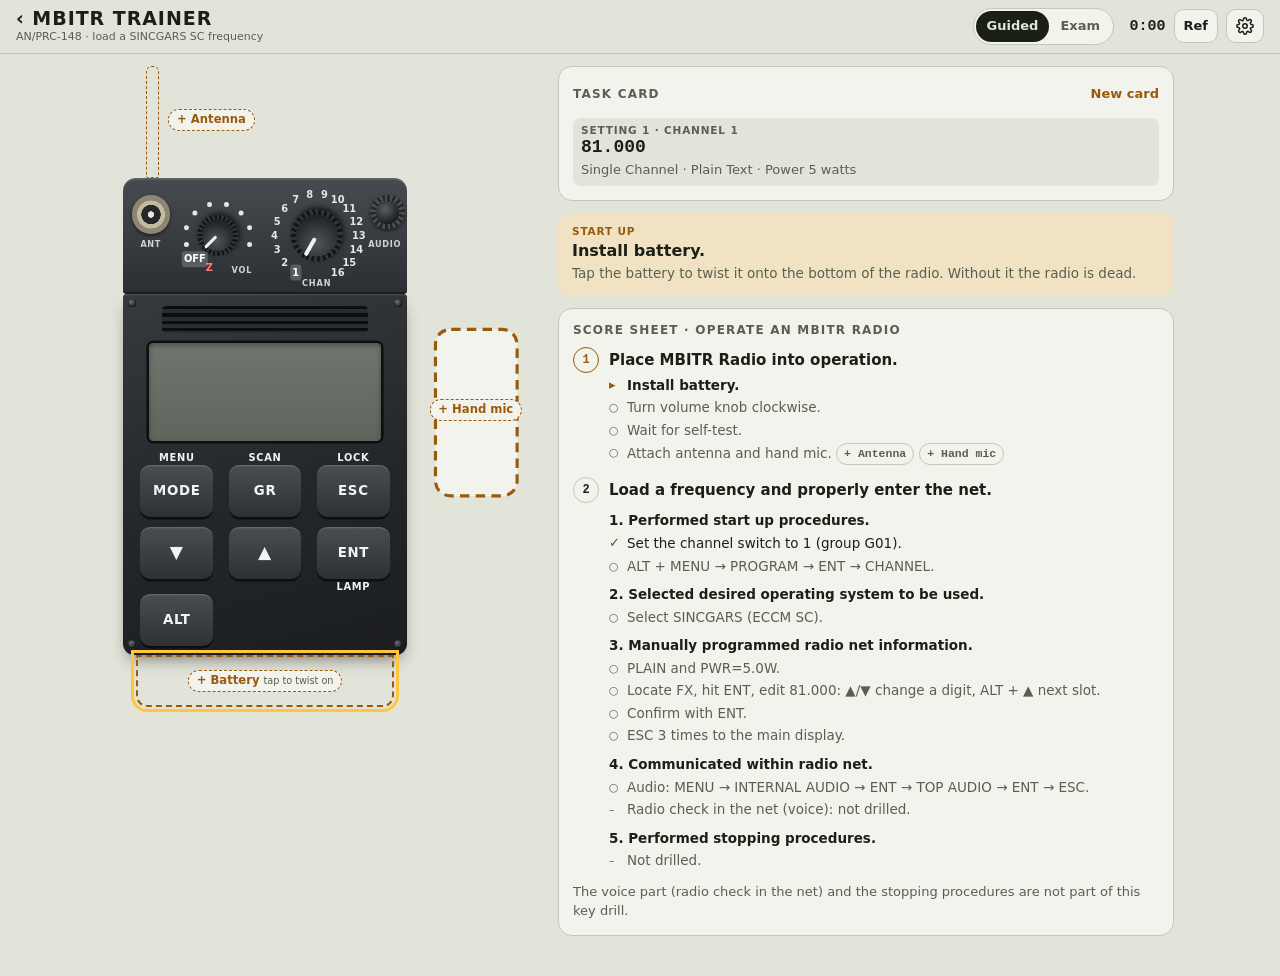
<file: mbitr/index.html>
<!doctype html>
<html lang="en">
<head>
<meta charset="utf-8">
<meta name="viewport" content="width=device-width, initial-scale=1, viewport-fit=cover">
<style>:root{padding-top:env(safe-area-inset-top,0px);padding-bottom:env(safe-area-inset-bottom,0px)}body{margin:0}[hidden]{display:none!important}</style>
<title>MBITR Radio Trainer</title>
<meta name="claude:viewport-fit-sides" content="cover">
<style>
/* Layout: the AN/PRC-148 sits on the bench (left on desktop, under the task card on phones), drawn unfolded:
   antenna, the top panel seen from above (knobs and connectors), then the front face, battery and hand mic. */
:root {
  --bg: #e2e4d9;
  --surface: #f2f3ec;
  --ink: #1b2016;
  --muted: #586050;
  --line: #c4c8b6;
  --accent: #9a5a0c;
  --accent-soft: #f1e2c4;
  --go: #2b6a2e;
  --go-soft: #d6e8d0;
  --nogo: #a8291d;
  --nogo-soft: #f3d7d1;
  --scrim: rgba(16, 20, 12, .5);
  --hint: #ffc53d;
  --ui: system-ui, -apple-system, "Segoe UI", Roboto, "Helvetica Neue", Arial, sans-serif;
  --stencil: "DIN Condensed", "DIN Alternate", "Arial Narrow", "Roboto Condensed", system-ui, sans-serif;
  --mono: ui-monospace, "SF Mono", Menlo, Consolas, "Liberation Mono", monospace;
}
@media (prefers-color-scheme: dark) {
  :root:not([data-theme="light"]) {
    --bg: #11140d; --surface: #1a1e15; --ink: #e2e6d6; --muted: #98a08b; --line: #2f3528;
    --accent: #e6a640; --accent-soft: #33280f; --go: #82c784; --go-soft: #1c2c1b;
    --nogo: #f08b7d; --nogo-soft: #3b1d18; --scrim: rgba(0, 0, 0, .6);
    color-scheme: dark;
  }
}
:root[data-theme="dark"] {
  --bg: #11140d; --surface: #1a1e15; --ink: #e2e6d6; --muted: #98a08b; --line: #2f3528;
  --accent: #e6a640; --accent-soft: #33280f; --go: #82c784; --go-soft: #1c2c1b;
  --nogo: #f08b7d; --nogo-soft: #3b1d18; --scrim: rgba(0, 0, 0, .6);
  color-scheme: dark;
}
* { box-sizing: border-box; }
html { -webkit-text-size-adjust: 100%; }
body { background: var(--bg); color: var(--ink); font: 15px/1.45 var(--ui); }
body.locked { overflow: hidden; }
button { font: inherit; color: inherit; touch-action: manipulation; }
button:focus-visible, input:focus-visible { outline: 2px solid var(--accent); outline-offset: 2px; }
h2 { margin: 0 0 10px; font: 700 12px/1.2 var(--ui); letter-spacing: .1em; text-transform: uppercase; color: var(--muted); }
.muted { color: var(--muted); }
.lbl { display: block; font: 600 10.5px/1.2 var(--ui); letter-spacing: .08em; text-transform: uppercase; color: var(--muted); }

/* header */
.top-bar { position: sticky; top: env(safe-area-inset-top, 0px); z-index: 20; display: flex; align-items: center; gap: 8px; padding-block: 8px; padding-left: max(16px, env(safe-area-inset-left, 0px)); padding-right: max(16px, env(safe-area-inset-right, 0px)); background: var(--bg); border-bottom: 1px solid var(--line); }
.brand { margin-right: auto; color: inherit; text-decoration: none; font: 700 19px/1 var(--stencil); letter-spacing: .05em; text-transform: uppercase; white-space: nowrap; }
.brand small { display: block; margin-top: 3px; font: 500 11px/1.1 var(--ui); letter-spacing: 0; text-transform: none; color: var(--muted); }
.seg { display: inline-flex; padding: 2px; border: 1px solid var(--line); border-radius: 999px; background: var(--surface); }
.seg button { padding: 6px 11px; border: 0; border-radius: 999px; background: none; font-size: 13px; font-weight: 650; color: var(--muted); cursor: pointer; }
.seg button[aria-pressed="true"] { background: var(--ink); color: var(--bg); }
.clock { min-width: 2.9em; text-align: right; font: 700 15px/1 var(--mono); font-variant-numeric: tabular-nums; }
.clock.warn { color: var(--nogo); }
.ibtn { display: inline-grid; place-items: center; height: 34px; min-width: 34px; padding: 0 9px; border: 1px solid var(--line); border-radius: 10px; background: var(--surface); font-size: 13px; font-weight: 650; cursor: pointer; }
.ibtn svg { width: 18px; height: 18px; }
.ibtn:disabled { opacity: .4; cursor: default; }
@media (max-width: 440px) { .brand .bt, .brand small { display: none; } .seg button { padding: 6px 9px; } }
@media (max-width: 350px) { .brand { display: none; } .seg { margin-right: auto; } }

/* page layout */
.wrap { display: grid; gap: 12px; max-width: 1100px; margin: 0 auto; padding-block: 12px 40px; padding-left: max(16px, env(safe-area-inset-left, 0px)); padding-right: max(16px, env(safe-area-inset-right, 0px)); grid-template-columns: minmax(0, 1fr); grid-template-areas: "task" "coach" "radio" "score"; }
#task { grid-area: task; }
#coach { grid-area: coach; }
.rcol { grid-area: radio; min-width: 0; }
#scoreCard { grid-area: score; }
@media (min-width: 960px) {
  .wrap { grid-template-columns: 430px minmax(0, 1fr); grid-template-rows: auto auto 1fr; grid-template-areas: "radio task" "radio coach" "radio score"; column-gap: 22px; align-items: start; }
  .wrap .rcol { position: sticky; top: calc(env(safe-area-inset-top, 0px) + 64px); max-width: calc((100vh - 76px) / 1.5); }
}
/* phone held sideways: the radio is too tall to fit, so its column scrolls on its own and the coach stays in view */
@media (min-width: 640px) and (max-width: 959px) and (max-height: 520px) {
  .wrap { grid-template-columns: minmax(0, 1fr) minmax(0, 1fr); grid-template-rows: auto auto 1fr; grid-template-areas: "radio task" "radio coach" "radio score"; column-gap: 16px; align-items: start; }
  .wrap .rcol { position: sticky; top: calc(env(safe-area-inset-top, 0px) + 60px); max-height: calc(100vh - 72px); overflow-y: auto; overscroll-behavior: contain; }
}
.card { min-width: 0; padding: 14px; border: 1px solid var(--line); border-radius: 14px; background: var(--surface); }

/* task card */
.taskh { display: flex; align-items: baseline; gap: 8px; margin-bottom: 10px; }
.taskh h2 { margin: 0 auto 0 0; }
.linkbtn { padding: 4px 0; border: 0; background: none; color: var(--accent); font-size: 13px; font-weight: 650; cursor: pointer; }
.set { min-width: 0; padding: 6px 8px; border-radius: 8px; background: var(--bg); }
.set b { display: block; font: 700 18px/1.25 var(--mono); font-variant-numeric: tabular-nums; }
.set.ok b { color: var(--go); }
.setline { display: block; margin-top: 2px; font-size: 13px; color: var(--muted); }

/* coach */
.coach { min-width: 0; padding: 12px 14px; border-radius: 14px; background: var(--accent-soft); }
.coach .lbl { color: var(--accent); }
.coach .do { margin-top: 4px; font-size: 16px; font-weight: 700; line-height: 1.3; }
.coach .how { margin-top: 2px; font-size: 13.5px; color: var(--muted); }
.coach .warn { margin-top: 8px; padding-top: 8px; border-top: 1px solid var(--line); color: var(--nogo); font-size: 13.5px; font-weight: 600; }

/* radio: everything sits on a stage measured in container units (cqw), so the parts keep their places at any width */
.rcol { container-type: inline-size; width: 100%; max-width: 460px; margin-inline: auto; }
.stage { position: relative; height: 149cqw; user-select: none; -webkit-user-select: none; -webkit-touch-callout: none; }
.ptop { position: absolute; left: 4cqw; top: 26cqw; z-index: 1; width: 66cqw; height: 27cqw; border-radius: 3cqw 3cqw 0.8cqw 0.8cqw; background: linear-gradient(180deg, #474b50, #2b2e32); box-shadow: inset 0 0.4cqw 0 rgba(255,255,255,.12), inset 0 -0.5cqw 0 rgba(0,0,0,.35); }
.clab { position: absolute; font: 700 max(7px, 1.9cqw)/1 var(--stencil); letter-spacing: .08em; color: #cfd3d7; white-space: nowrap; }
.tnc { position: absolute; left: 2cqw; top: 4cqw; width: 9cqw; height: 9cqw; border-radius: 50%; background: radial-gradient(circle, #ece6cc 0 0.7cqw, #26272a 0.8cqw 2.2cqw, #c2bba2 2.3cqw 3.2cqw, #8c8672 3.3cqw); box-shadow: 0 0.4cqw 0.8cqw rgba(0,0,0,.5); }
.aud { position: absolute; left: 57.5cqw; top: 4cqw; width: 8cqw; height: 8cqw; border-radius: 50%; background: repeating-conic-gradient(#25272a 0deg 10deg, #4a4e53 10deg 20deg); box-shadow: 0 0.4cqw 0.8cqw rgba(0,0,0,.5); }
.aud::before { content: ""; position: absolute; inset: 1.3cqw; border-radius: 50%; background: radial-gradient(circle at 40% 35%, #5a5e63, #1d1f22 70%); }
.aud.plugged::before { inset: 0.6cqw; background: radial-gradient(circle at 42% 38%, #3b3e42, #0d0e0f 62%); box-shadow: 0 0 0 0.35cqw #121314; }
.dial { position: absolute; }
.dial.vol { left: 12cqw; top: 3.5cqw; width: 20cqw; height: 20cqw; --r: 7.6cqw; }
.dial.ch { left: 33cqw; top: 1.5cqw; width: 24cqw; height: 24cqw; --r: 9.8cqw; }
.knob { position: absolute; left: 50%; top: 50%; padding: 0; border: 0; border-radius: 50%; cursor: grab; touch-action: none; background: repeating-conic-gradient(#141517 0deg 7deg, #303337 7deg 14deg); box-shadow: 0 0.7cqw 1.3cqw rgba(0,0,0,.6); transition: transform .2s ease; }
.knob::before { content: ""; position: absolute; inset: 1.1cqw; border-radius: 50%; background: radial-gradient(circle at 40% 35%, #50545a, #222428 70%); }
.knob::after { content: ""; position: absolute; left: 50%; top: 0.7cqw; width: 0.8cqw; height: 38%; margin-left: -0.4cqw; border-radius: 0.4cqw; background: #f1f1ee; }
.vol .knob { width: 9.5cqw; height: 9.5cqw; margin: -4.75cqw 0 0 -4.75cqw; }
.ch .knob { width: 12cqw; height: 12cqw; margin: -6cqw 0 0 -6cqw; }
.pos { position: absolute; left: 50%; top: 50%; padding: 0.7cqw 0.5cqw; border: 0; border-radius: 0.7cqw; background: none; color: #e4e6e8; cursor: pointer; font: 700 max(8px, 2.3cqw)/1 var(--stencil); transform: translate(-50%, -50%) rotate(var(--a)) translateY(calc(var(--r) * -1)) rotate(calc(var(--a) * -1)); }
.pos span { display: block; }
.pos.dot span { width: 1.1cqw; height: 1.1cqw; border-radius: 50%; background: currentColor; }
.pos.on { color: #fff; background: rgba(255,255,255,.2); }
.pos.z { color: #ff7b6b; }
.dname { position: absolute; left: 50%; bottom: 0; transform: translateX(-50%); font: 700 max(7px, 1.9cqw)/1 var(--stencil); letter-spacing: .1em; color: #cfd3d7; }
.vol .dname { left: 78%; bottom: 1cqw; }
.face { position: absolute; left: 4cqw; top: 53cqw; width: 66cqw; height: 84cqw; border-radius: 0.8cqw 0.8cqw 2.6cqw 2.6cqw; background: linear-gradient(165deg, #36393d, #24272a 55%, #1b1d1f); box-shadow: inset 0 0.35cqw 0 rgba(255,255,255,.08), 0 2cqw 4cqw -1.5cqw rgba(0,0,0,.55); }
.screw { position: absolute; width: 1.8cqw; height: 1.8cqw; border-radius: 50%; background: radial-gradient(circle at 35% 30%, #6d7176, #1b1d1f 80%); box-shadow: inset 0 0 0 0.2cqw rgba(0,0,0,.4); }
.grille { position: absolute; left: 9cqw; top: 2.8cqw; width: 48cqw; height: 6.4cqw; border-radius: 1cqw; background: repeating-linear-gradient(180deg, #0c0d0e 0 0.8cqw, #2a2d30 0.8cqw 1.7cqw); }
.lcd { position: absolute; left: 6cqw; top: 11.5cqw; width: 54cqw; height: 22.6cqw; padding: 1.3cqw 2cqw; overflow: hidden; border-radius: 1cqw; background: linear-gradient(180deg, #bcc5b6, #a5af9f); color: #1b2019; box-shadow: inset 0 0.5cqw 1.2cqw rgba(0,0,0,.35), 0 0 0 0.6cqw #0e0f10; font: 700 max(10px, 4.1cqw)/1 var(--mono); }
.lcd .ln { height: 5cqw; line-height: 5cqw; white-space: pre; }
.lcd .sel { outline: 0.3cqw solid currentColor; outline-offset: 0.15cqw; }
.lcd .inv { background: #1b2019; color: #bcc5b6; }
.lcd .blk { animation: blinkA 1.1s steps(1, end) infinite; }
@keyframes blinkA { 50% { opacity: 0; } }
.lcd .bt { position: absolute; right: 2.4cqw; top: 1.9cqw; width: 5.4cqw; height: 2.7cqw; border: 0.35cqw solid currentColor; border-radius: 0.4cqw; background: linear-gradient(90deg, currentColor 70%, transparent 70%) 0.4cqw 0.4cqw / calc(100% - 0.8cqw) calc(100% - 0.8cqw) no-repeat; }
.lcd .bt::after { content: ""; position: absolute; right: -1.1cqw; top: 0.5cqw; width: 0.6cqw; height: 1cqw; background: currentColor; }
.lcd .sc { position: absolute; right: 1.6cqw; font-style: normal; font-size: max(8px, 2.8cqw); }
.lcd .sc.u { top: 1.6cqw; }
.lcd .sc.d { bottom: 1.6cqw; }
.lcd .ic { position: absolute; right: 2.2cqw; bottom: 1.3cqw; display: flex; align-items: center; gap: 1.4cqw; font-style: normal; }
.lcd .ic svg { display: block; width: 4.4cqw; height: 4.4cqw; }
.lcd.off { background: linear-gradient(180deg, #70766e, #5f655d); }
.lcd.lamp { background: linear-gradient(180deg, #cbe9a8, #a8d084); box-shadow: inset 0 0.5cqw 1.2cqw rgba(0,0,0,.25), 0 0 0 0.6cqw #0e0f10, 0 0 3cqw rgba(160,230,110,.5); }
.lcd.lamp .inv { color: #cbe9a8; }
.kp { position: absolute; left: 4cqw; top: 36.4cqw; width: 58cqw; touch-action: none; display: grid; grid-template-columns: repeat(3, minmax(0, 1fr)); grid-template-rows: 3.4cqw 12cqw 2.4cqw 12cqw 3.6cqw 12cqw; column-gap: 3.6cqw; }
.leg { display: grid; place-items: end center; padding-bottom: 0.5cqw; font: 700 max(7.5px, 2.3cqw)/1 var(--stencil); letter-spacing: .07em; color: #f0f1f2; }
.leg.lo { place-items: start center; padding: 0.7cqw 0 0; }
.key { display: grid; place-items: center; padding: 0; border: 0; border-radius: 2.4cqw; cursor: pointer; touch-action: none; color: #f2f3f4; background: linear-gradient(180deg, #4a4e53, #2d3034); box-shadow: 0 0.6cqw 0 #0d0e0f, inset 0 0.3cqw 0 rgba(255,255,255,.14); font: 700 max(10px, 3.1cqw)/1 var(--stencil); letter-spacing: .05em; }
.key.ar { font-size: max(12px, 4cqw); }
.key:active, .key.down { transform: translateY(0.4cqw); box-shadow: 0 0.2cqw 0 #0d0e0f, inset 0 0.3cqw 0 rgba(255,255,255,.1); }
.key.on { background: linear-gradient(180deg, #f3c65c, #d39a2a); color: #1b1d16; }
/* hardware: a part that is not on yet is drawn dashed with a "+" tag; tap it to put it on */
.hw { padding: 0; border: 0; background: none; color: var(--accent); cursor: pointer; }
.hw .tag { position: absolute; z-index: 4; display: none; padding: 0.7cqw 1.8cqw; border: 1px dashed var(--accent); border-radius: 999px; background: var(--surface); white-space: nowrap; font: 700 max(10px, 2.7cqw)/1.2 var(--ui); }
.hw .tag small { font-weight: 500; color: var(--muted); }
.hw.miss .tag { display: block; }
.ant { position: absolute; left: 7.5cqw; top: 0; z-index: 3; width: 6cqw; height: 35cqw; }
.ant::before { content: ""; position: absolute; left: 50%; top: 0; bottom: 5.5cqw; width: 2.6cqw; margin-left: -1.3cqw; border-radius: 1.3cqw 1.3cqw 0.4cqw 0.4cqw; background: linear-gradient(90deg, #0d0e0f, #3d4044 45%, #0a0b0c); clip-path: polygon(25% 0, 75% 0, 100% 100%, 0 100%); }
.ant::after { content: ""; position: absolute; left: 50%; bottom: 0; width: 5cqw; height: 6.4cqw; margin-left: -2.5cqw; border-radius: 1cqw 1cqw 0.5cqw 0.5cqw; background: linear-gradient(90deg, #151618, #4c5055 45%, #111214); box-shadow: 0 0.5cqw 0.9cqw rgba(0,0,0,.55); }
.ant.miss::before { bottom: 9cqw; border: 0.45cqw dashed var(--accent); background: none; clip-path: none; }
.ant.miss::after { display: none; }
.ant .tag { left: 100%; top: 10cqw; margin-left: 1cqw; }
.bat { position: absolute; left: 7cqw; top: 137cqw; width: 60cqw; height: 12cqw; border-radius: 0 0 2.6cqw 2.6cqw; background: linear-gradient(180deg, #2c2f33, #1a1c1e); box-shadow: inset 0 -0.6cqw 0 rgba(0,0,0,.3), 0 2cqw 3cqw -1.5cqw rgba(0,0,0,.5); }
.bat .plate { position: absolute; left: 50%; top: 50%; padding: 0.8cqw 1.8cqw; border-radius: 0.6cqw; background: #c9cdd0; color: #1d2023; white-space: nowrap; transform: translate(-50%, -50%); font: 700 max(8px, 2.4cqw)/1.15 var(--stencil); letter-spacing: .06em; }
.bat .tag { left: 50%; top: 50%; transform: translate(-50%, -50%); }
.bat.miss { border: 2px dashed var(--accent); background: none; box-shadow: none; }
.bat.miss .plate { display: none; }
@container (max-width: 340px) { .bat .tag small { display: none; } }
.mic { position: absolute; left: 75cqw; top: 59cqw; z-index: 3; width: 22cqw; height: 42cqw; }
.mic svg { display: block; width: 100%; height: 100%; overflow: visible; }
.mic .body { fill: #1f2124; }
.mic .grl { fill: #0b0c0d; }
.mic .ptt { fill: #3b3f44; }
.mic.miss .body { fill: var(--surface); stroke: var(--accent); stroke-width: 2; stroke-dasharray: 6 4; }
.mic.miss .grl, .mic.miss .ptt { display: none; }
.mic .tag { left: 50%; top: 50%; transform: translate(-50%, -50%); }
.cord { position: absolute; left: 0; top: 0; z-index: 2; width: 100%; height: 100%; pointer-events: none; overflow: visible; }
.cord path { fill: none; stroke-linecap: round; }
.cord .c1 { stroke: #0e0f10; stroke-width: 1.9; }
.cord .c2 { stroke: #3e4247; stroke-width: 1.3; stroke-dasharray: 0.5 0.75; }
.stage:not(.micOn) .cord { display: none; }
.hint { outline: 3px solid var(--hint) !important; outline-offset: 2px; animation: pulse 1.1s ease-in-out infinite; }
.hint2 { outline: 2px dashed var(--hint); outline-offset: 2px; }
@keyframes pulse { 50% { outline-color: transparent; } }
.readybar { display: flex; margin-top: 12px; }
.readybar .btn { flex: 1; margin: 0; padding: 14px; font-size: 16px; }

/* score sheet */
.score { display: grid; gap: 12px; margin: 0; padding: 0; list-style: none; }
.m { display: grid; grid-template-columns: 26px minmax(0, 1fr); gap: 10px; }
.num { display: grid; place-items: center; width: 26px; height: 26px; border: 1.5px solid var(--line); border-radius: 50%; font: 700 12px/1 var(--mono); }
.m.cur .num { border-color: var(--accent); color: var(--accent); }
.m.done .num { border-color: var(--go); background: var(--go); color: var(--surface); }
.mt { padding-top: 3px; font-weight: 650; }
.subs { display: grid; gap: 3px; margin: 4px 0 0; padding: 0; list-style: none; font-size: 13.5px; color: var(--muted); }
.subs li { position: relative; padding-left: 18px; }
.subs li::before { content: "○"; position: absolute; left: 0; top: 0; font-size: 11px; line-height: 1.75; }
.subs li.ok { color: var(--ink); }
.subs li.ok::before { content: "✓"; color: var(--go); font-size: 13px; font-weight: 700; line-height: 1.45; }
.subs li.now { color: var(--ink); font-weight: 650; }
.subs li.now::before { content: "▸"; color: var(--accent); font-size: 13px; line-height: 1.45; }
.subs li.sh { margin-top: 6px; padding-left: 0; color: var(--ink); font-weight: 650; }
.subs li.sh::before, .subs li.na::before { content: "–"; }
.subs li.sh::before { content: none; }
.chips { display: inline-flex; flex-wrap: wrap; gap: 5px; vertical-align: middle; }
.chip { padding: 1px 7px; border: 1px solid var(--line); border-radius: 999px; font: 600 11.5px/1.5 var(--mono); }
.chip.ok { border-color: transparent; background: var(--go-soft); color: var(--go); }
.scnote { margin: 12px 0 0; font-size: 13px; }

/* buttons and modals */
.txrow { display: flex; flex-wrap: wrap; gap: 8px; }
.btn { padding: 10px 14px; border: 1px solid var(--line); border-radius: 11px; background: var(--bg); font-weight: 650; cursor: pointer; }
.btn.primary { margin-left: auto; border-color: var(--ink); background: var(--ink); color: var(--bg); }
.modal { position: fixed; inset: 0; z-index: 50; display: flex; align-items: flex-start; justify-content: center; overflow: auto; padding: calc(env(safe-area-inset-top, 0px) + 16px) max(16px, env(safe-area-inset-right, 0px)) calc(env(safe-area-inset-bottom, 0px) + 16px) max(16px, env(safe-area-inset-left, 0px)); background: var(--scrim); }
.mcard { position: relative; width: 100%; max-width: 760px; margin: auto 0; padding: 18px; border-radius: 16px; background: var(--surface); }
.mcard h2 { padding-right: 48px; }
.mcard h3 { margin: 18px 0 6px; font-size: 15px; }
.mcard .x { position: absolute; right: 12px; top: 12px; }
.mcard p, .mcard li { font-size: 14px; }
.mcard ol, .mcard ul { margin: 6px 0; padding-left: 20px; }
code { padding: 1px 5px; border: 1px solid var(--line); border-radius: 5px; background: var(--bg); font: 600 12.5px var(--mono); white-space: nowrap; }
.tbl { overflow-x: auto; }
.tbl table { width: 100%; border-collapse: collapse; font-size: 13.5px; }
.tbl th, .tbl td { padding: 6px 8px; border-bottom: 1px solid var(--line); text-align: left; vertical-align: top; }
.tbl th { font-size: 11px; letter-spacing: .08em; text-transform: uppercase; color: var(--muted); }
td.go { color: var(--go); font-weight: 700; }
td.nogo { color: var(--nogo); font-weight: 700; }
.fb { margin: 6px 0 0; padding-left: 18px; color: var(--nogo); font-size: 13.5px; }
.verdict { display: inline-block; padding: 4px 12px; border-radius: 999px; font: 700 15px var(--mono); }
.verdict.go { background: var(--go-soft); color: var(--go); }
.verdict.nogo { background: var(--nogo-soft); color: var(--nogo); }
fieldset { margin: 0 0 12px; padding: 10px 12px; border: 1px solid var(--line); border-radius: 12px; }
legend { padding: 0 4px; font-weight: 650; }
.opt { display: flex; align-items: center; gap: 8px; padding: 6px 0; font-size: 14px; }
.cust { display: grid; grid-template-columns: minmax(0, 160px); gap: 8px; margin: 4px 0 0 26px; }
.cust input { width: 100%; padding: 8px; border: 1px solid var(--line); border-radius: 8px; background: var(--bg); color: var(--ink); font: 600 15px var(--mono); }
.err { color: var(--nogo); font-size: 13px; }
/* Guided: wrong press. The pressed control shakes red; the right one bounces; a note says what to do. */
.key.want, .knob.want, .hw.want { outline: 4px solid var(--hint) !important; outline-offset: 3px; z-index: 3; }
.key.want, .ant.want, .mic.want { animation: want .8s ease-in-out 2; }
.knob.want { animation: wantG .8s ease-in-out 2; }
.bat.want { animation: wantS .8s ease-in-out 2; }
@keyframes want { 0%, 100% { transform: scale(1); box-shadow: 0 0 0 0 rgba(255,197,61,.8); } 40% { transform: scale(1.14); box-shadow: 0 0 0 12px rgba(255,197,61,0); } }
@keyframes wantG { 0%, 100% { box-shadow: 0 0 0 0 rgba(255,197,61,.85); } 40% { box-shadow: 0 0 0 12px rgba(255,197,61,0); } }
@keyframes wantS { 0%, 100% { transform: scale(1); } 40% { transform: scale(1.04); } }
.key.nope, .knob.nope { outline: 3px solid #e2432f !important; outline-offset: 2px; }
.key.nope, .knob.nope, .coach.shake { animation: nope .4s ease-in-out; }
@keyframes nope { 20%, 60% { translate: -4px 0; } 40%, 80% { translate: 4px 0; } }
.toast { position: fixed; left: 50%; bottom: calc(16px + env(safe-area-inset-bottom, 0px)); z-index: 45; pointer-events: none; width: max-content; max-width: min(92vw, 520px); padding: 12px 16px; border-radius: 14px; background: var(--ink); color: var(--bg); font-size: 15px; line-height: 1.35; box-shadow: 0 10px 30px rgba(0,0,0,.35); transform: translateX(-50%); }
.toast b { color: var(--hint); }
.toast.top { top: calc(env(safe-area-inset-top, 0px) + 64px); bottom: auto; }
.toast.pop { animation: pop .25s ease-out; }
@keyframes pop { from { opacity: 0; transform: translate(-50%, 10px); } to { opacity: 1; transform: translate(-50%, 0); } }
/* NO-GO: recycled to Charlie Company */
.modal.charlie { align-items: center; background: rgba(12, 14, 8, .82); }
.ccard { position: relative; width: 100%; max-width: 460px; margin: auto 0; padding: 20px 18px 18px; overflow: hidden; border-radius: 18px; text-align: center; color: #f1efe0; background: radial-gradient(120% 90% at 50% 0%, #3d4628, #1c2112 70%); box-shadow: 0 20px 60px rgba(0,0,0,.5); }
.ccard .eyebrow { font: 700 11px/1 var(--ui); letter-spacing: .16em; text-transform: uppercase; color: #c9c7a4; }
.guidon { display: block; width: 180px; max-width: 60%; height: auto; margin: 10px auto 0; overflow: visible; }
.guidon .flag { transform-origin: 14px 56px; animation: wave 2.4s ease-in-out infinite; }
@keyframes wave { 0%, 100% { transform: skewY(0deg) scaleX(1); } 50% { transform: skewY(-4deg) scaleX(.96); } }
.ccard h2.ct { margin: 6px 0 2px; font: 800 30px/1.05 var(--stencil); letter-spacing: .04em; text-transform: uppercase; color: #fff; text-wrap: balance; }
.ccard p { margin: 6px 0 0; font-size: 14.5px; color: #dcdac6; }
.ccard .orders { margin: 12px auto 0; max-width: 34ch; padding: 10px 12px; border: 1px dashed rgba(241,239,224,.35); border-radius: 10px; font: 600 12.5px/1.5 var(--mono); color: #e9e7d4; text-align: left; }
.stamp { position: absolute; right: 12px; top: 52px; padding: 4px 10px; border: 4px solid #e2432f; border-radius: 8px; color: #e2432f; font: 900 28px/1 var(--stencil); letter-spacing: .08em; transform: rotate(-14deg); opacity: .92; animation: slam .5s cubic-bezier(.2, 1.6, .4, 1) .25s both; }
@keyframes slam { from { transform: rotate(-14deg) scale(2.6); opacity: 0; } to { transform: rotate(-14deg) scale(1); opacity: .92; } }
.ccard .txrow { justify-content: center; margin-top: 16px; }
.ccard .btn { border-color: rgba(255,255,255,.25); background: rgba(255,255,255,.08); color: #f1efe0; }
.ccard .btn.primary { margin-left: 0; border-color: #e2432f; background: #e2432f; color: #fff; }
@media (prefers-reduced-motion: reduce) { .knob { transition: none; } .hint, .guidon .flag, .stamp, .key.want, .knob.want, .hw.want, .key.nope, .knob.nope, .coach.shake, .toast.pop, .lcd .blk { animation: none; } }
</style>
</head>
<body>

<header class="top-bar">
  <a class="brand" href="../" title="All Bravo study tools">‹ MBITR<span class="bt"> Trainer</span><small>AN/PRC-148 · load a SINCGARS SC frequency</small></a>
  <div class="seg" role="group" aria-label="Practice mode">
    <button id="mGuided" aria-pressed="true">Guided</button>
    <button id="mExam" aria-pressed="false">Exam</button>
  </div>
  <div class="clock" id="clock">0:00</div>
  <button class="ibtn" id="btnRef" aria-label="Cheat sheet">Ref</button>
  <button class="ibtn" id="btnSet" aria-label="Settings"><svg viewBox="0 0 24 24" fill="none" stroke="currentColor" stroke-width="2" stroke-linecap="round" stroke-linejoin="round" aria-hidden="true"><circle cx="12" cy="12" r="3"/><path d="M19.4 15a1.7 1.7 0 0 0 .3 1.8l.1.1a2 2 0 1 1-2.8 2.8l-.1-.1a1.7 1.7 0 0 0-1.8-.3 1.7 1.7 0 0 0-1 1.5V21a2 2 0 1 1-4 0v-.1a1.7 1.7 0 0 0-1.1-1.5 1.7 1.7 0 0 0-1.8.3l-.1.1a2 2 0 1 1-2.8-2.8l.1-.1a1.7 1.7 0 0 0 .3-1.8 1.7 1.7 0 0 0-1.5-1H3a2 2 0 1 1 0-4h.1a1.7 1.7 0 0 0 1.5-1.1 1.7 1.7 0 0 0-.3-1.8l-.1-.1a2 2 0 1 1 2.8-2.8l.1.1a1.7 1.7 0 0 0 1.8.3H9a1.7 1.7 0 0 0 1-1.5V3a2 2 0 1 1 4 0v.1a1.7 1.7 0 0 0 1 1.5 1.7 1.7 0 0 0 1.8-.3l.1-.1a2 2 0 1 1 2.8 2.8l-.1.1a1.7 1.7 0 0 0-.3 1.8V9a1.7 1.7 0 0 0 1.5 1H21a2 2 0 1 1 0 4h-.1a1.7 1.7 0 0 0-1.5 1z"/></svg></button>
</header>

<main class="wrap">
  <section class="card" id="task" aria-label="Task card">
    <div class="taskh"><h2>Task card</h2><button class="linkbtn" id="newCard">New card</button></div>
    <div id="sets"></div>
  </section>

  <section class="coach" id="coach" aria-live="polite">
    <span class="lbl" id="cStep"></span>
    <div class="do" id="cDo"></div>
    <div class="how" id="cHow"></div>
    <div class="warn" id="cWarn" hidden></div>
  </section>

  <section class="rcol" aria-label="AN/PRC-148 MBITR radio: top panel, front panel, battery and hand mic">
    <div class="stage" id="stage">
      <svg class="cord" viewBox="0 0 100 149" preserveAspectRatio="none" aria-hidden="true"><path class="c1" d="M65.5 34 C 74 23, 95 37, 86 61"/><path class="c2" d="M65.5 34 C 74 23, 95 37, 86 61"/></svg>
      <button class="hw ant miss" data-hw="ant"><span class="tag"><b>+ Antenna</b></span></button>
      <div class="ptop">
        <span class="tnc" aria-hidden="true"></span><span class="clab" style="left:4cqw;top:14.5cqw">ANT</span>
        <div class="dial vol" id="volDial">
          <button class="knob" id="volKnob" aria-label="ON/OFF/volume knob: drag to turn, or tap its right half to turn clockwise and its left half counterclockwise"></button>
          <span class="dname">VOL</span>
        </div>
        <div class="dial ch" id="chDial">
          <button class="knob" id="chKnob" aria-label="Channel switch: drag to turn, or tap its right half to turn clockwise and its left half counterclockwise"></button>
          <span class="dname">CHAN</span>
        </div>
        <span class="aud" id="aud" aria-hidden="true"></span><span class="clab" style="left:57cqw;top:14.5cqw">AUDIO</span>
      </div>
      <div class="face">
        <i class="screw" style="left:1.2cqw;top:1.2cqw"></i><i class="screw" style="right:1.2cqw;top:1.2cqw"></i>
        <i class="screw" style="left:1.2cqw;bottom:1.6cqw"></i><i class="screw" style="right:1.2cqw;bottom:1.6cqw"></i>
        <div class="grille" aria-hidden="true"></div>
        <div class="lcd" id="lcd" aria-live="polite"></div>
        <div class="kp" id="kp"></div>
      </div>
      <button class="hw bat miss" data-hw="bat"><span class="plate">LI-ION BATTERY</span><span class="tag"><b>+ Battery</b> <small>tap to twist on</small></span></button>
      <button class="hw mic miss" data-hw="mic"><svg viewBox="0 0 60 115" aria-hidden="true"><path class="body" d="M14 6h32c6 0 10 4 10 10v86c0 6-4 10-10 10H14c-6 0-10-4-10-10V16c0-6 4-10 10-10z"/><rect class="ptt" x="0" y="36" width="6" height="30" rx="2"/><g class="grl"><circle cx="18" cy="26" r="2.2"/><circle cx="30" cy="26" r="2.2"/><circle cx="42" cy="26" r="2.2"/><circle cx="18" cy="36" r="2.2"/><circle cx="30" cy="36" r="2.2"/><circle cx="42" cy="36" r="2.2"/><circle cx="18" cy="46" r="2.2"/><circle cx="30" cy="46" r="2.2"/><circle cx="42" cy="46" r="2.2"/><circle cx="18" cy="56" r="2.2"/><circle cx="30" cy="56" r="2.2"/><circle cx="42" cy="56" r="2.2"/><rect x="16" y="78" width="28" height="18" rx="3"/></g></svg><span class="tag"><b>+ Hand mic</b></span></button>
    </div>
    <div class="readybar" id="endBar" hidden><button class="btn" id="endExam">End exam and grade now</button></div>
  </section>

  <section class="card" id="scoreCard" aria-label="Score sheet">
    <h2>Score sheet · Operate an MBITR Radio</h2>
    <ol class="score" id="score"></ol>
    <p class="scnote muted">The voice part (radio check in the net) and the stopping procedures are not part of this key drill.</p>
  </section>
</main>

<div class="toast" id="toast" role="status" aria-live="assertive" hidden></div>

<div class="modal" id="mIntro" hidden>
  <div class="mcard" role="dialog" aria-modal="true" aria-labelledby="exT">
    <h2 id="exT">Exam mode</h2>
    <ul>
      <li>One clock for the whole drill: <b>2:00</b>. It starts when you press Start.</li>
      <li>No coach, no key highlights, no ✓ marks until the end.</li>
      <li>Assemble the radio yourself: tap the battery, the antenna and the hand mic to put them on. No battery, no power. A part still missing at the end is a NO-GO.</li>
      <li>The radio comes as in the test: off, with the battery, antenna and hand mic beside it, and the channel switch on 1, and every setting at the factory default (BASIC, PLAIN, 5 W, internal audio).</li>
      <li>Volume knob clockwise → wait for the self-test → channel switch to the channel on your card → ALT + MENU → PROGRAM → CHANNEL → check PLAIN and PWR 5.0W → SINCGARS (ENT jumps to FX) → FX: ENT, ▲/▼ per digit, ALT + ▲ to the next slot on the right, ENT → ESC 3 times → MENU → TOP AUDIO → ENT → ESC. The antenna and hand mic can go on at any point. Any order works and slips can be fixed; only the final settings count. ALT counts only while held, as on the radio.</li>
      <li>The exam ends when the channel on your card is set, the audio is TOP AUDIO and you are back at the main display, or at 2:00. A NO-GO sends you to Charlie Company.</li>
    </ul>
    <div class="txrow"><button class="btn" id="exBack">Back to Guided</button><button class="btn primary" id="exStart">Start exam</button></div>
  </div>
</div>

<div class="modal" id="mRes" hidden>
  <div class="mcard" role="dialog" aria-modal="true" aria-labelledby="resT">
    <h2 id="resT">Exam result</h2>
    <div id="resBody"></div>
    <div class="txrow" style="margin-top:14px"><button class="btn" data-close="mRes">Review radio</button><button class="btn" id="resGuided">Guided mode</button><button class="btn" id="resSame">Retry same card</button><button class="btn primary" id="resNew">New card</button></div>
  </div>
</div>

<div class="modal charlie" id="mCharlie" hidden>
  <div class="ccard" role="dialog" aria-modal="true" aria-labelledby="chT">
    <div class="eyebrow">NO-GO · Recycle orders</div>
    <svg class="guidon" viewBox="0 0 200 112" aria-hidden="true">
      <rect x="8" y="4" width="6" height="106" rx="3" fill="#8a6a3c"/>
      <circle cx="11" cy="6" r="6" fill="#d4b13c"/>
      <g class="flag">
        <path d="M14 12 H192 L158 54 L192 96 H14 Z" fill="#b3261e"/>
        <path d="M14 12 H192 L158 54 L192 96 H14 Z" fill="none" stroke="#ffffff" stroke-opacity=".2" stroke-width="2"/>
        <text x="84" y="74" text-anchor="middle" font-family="DIN Condensed, Arial Narrow, Arial, sans-serif" font-weight="800" font-size="56" fill="#ffffff">C</text>
      </g>
    </svg>
    <div class="stamp" aria-hidden="true">NO-GO</div>
    <h2 class="ct" id="chT">Welcome to Charlie Company!</h2>
    <p id="chStats"></p>
    <div class="orders">REPORT TO: C Co, 3rd Platoon<br>TIME: 0430 tomorrow<br>BRING: ruck, MBITR, and ENT before ESC</div>
    <div class="txrow"><button class="btn" id="chWhy">See what went wrong</button><button class="btn primary" id="chRetry">Recycle: try again</button></div>
  </div>
</div>

<div class="modal" id="mSet" hidden>
  <div class="mcard" role="dialog" aria-modal="true" aria-labelledby="setT">
    <h2 id="setT">Settings</h2>
    <button class="btn x" data-close="mSet" aria-label="Close">✕</button>
    <fieldset>
      <legend>Setting on the task card</legend>
      <label class="opt"><input type="radio" name="fm" id="fmS" value="sheet"> Score sheet: one of its 3 settings each card</label>
      <label class="opt"><input type="radio" name="fm" id="fmR" value="any"> Any frequency, on channel 1</label>
      <label class="opt"><input type="radio" name="fm" id="fmC" value="custom"> My own, on channel 1 (5 digits, e.g. 81000):</label>
      <div class="cust"><input id="cf1" inputmode="numeric" maxlength="5" aria-label="Channel 1 frequency"></div>
      <p class="err" id="setErr" hidden></p>
    </fieldset>
    <p class="muted" id="bestTxt"></p>
    <div class="txrow"><button class="btn primary" id="setSave">Save · new card</button></div>
  </div>
</div>

<div class="modal" id="mRef" hidden>
  <div class="mcard" role="dialog" aria-modal="true" aria-labelledby="refT">
    <h2 id="refT">Cheat sheet · AN/PRC-148 MBITR (JEM)</h2>
    <button class="btn x" data-close="mRef" aria-label="Close">✕</button>
    <h3>The keypad</h3>
    <p>Seven keys. Top row <code>MODE</code> <code>GR</code> <code>ESC</code>, with <code>MENU</code> <code>SCAN</code> <code>LOCK</code> printed above them: those are their ALT functions. Then <code>▼</code> <code>▲</code> <code>ENT</code> (<code>LAMP</code> printed below ENT), and <code>ALT</code>. As on the radio, ALT works only while it is held: on a phone keep one finger on ALT and tap the other key with a second finger; on a computer hold the <code>A</code> key (or Alt/Option) and click or press the other key. ALT on its own does nothing.</p>
    <h3>Score-sheet steps and the keys for each (one setting per card)</h3>
    <ol>
      <li><b>Place MBITR Radio into operation.</b>
        <ul>
          <li>Install battery: twist it onto the bottom until the latch locks.</li>
          <li>Turn the volume knob (top panel, left) clockwise out of OFF. The radio turns on.</li>
          <li>Wait for the self-test: <code>TESTING</code>, then the main screen (<code>G01</code> / <code>CHAN001</code> / <code>PT FM</code>). Keys do nothing until then.</li>
          <li>Attach the antenna (thread it on, hand tight) and plug the hand mic into the audio connector on top. This can be done at any point, even at the end.</li>
        </ul></li>
      <li><b>Load a frequency and properly enter the net.</b>
        <ul>
          <li><b>Start up:</b> the channel switch (top panel, middle) comes on <code>1</code>. Turn it to the channel on your card: Setting 1 is CH 1 (81.000), Setting 2 is CH 2 (55.000), Setting 3 is CH 3 (57.900). With group G01, position 2 is CHAN002. On the CHANNEL screen, turning it picks the channel being programmed, even while you are entering a frequency (a change not yet confirmed with ENT is dropped).</li>
          <li><b>Programming:</b> <code>ALT</code> + <code>MODE</code> (MENU) opens the main menu → <code>▼</code> twice to PROGRAM → <code>ENT</code> → <code>▼</code> once to CHANNEL → <code>ENT</code>. The screen opens on the channel the switch selects, for example <code>CH = 002</code>.</li>
          <li><b>Operating system:</b> <code>▼</code> to the bottom line (BASIC) → <code>ENT</code> → <code>▼</code> to <code>SINCGARS</code> → <code>ENT</code>. The radio jumps straight to FX on screen 2.</li>
          <li><b>Net information:</b> check <code>PLAIN</code> (line 1, right) and <code>PWR=5.0W</code> (line 3); both are the factory defaults, so they are usually right already. For any field: move the outline with ▲/▼, <code>ENT</code> to change it (it turns dark), ▲/▼ to pick, <code>ENT</code> to confirm.</li>
          <li><b>Frequency:</b> the outline is already on <code>FX = ##.###</code> (screen 2, under <code>SINCGAR = MAN</code> and <code>ECCM = SC</code>) → <code>ENT</code>: the first digit turns dark. <code>▲</code>/<code>▼</code> change that digit; <code>ALT</code> + <code>▲</code> moves to the next slot on the right, <code>ALT</code> + <code>▼</code> back to the left. <code>ENT</code> to confirm. 81.000 from 67.500: 6 → 8, ALT + ▲, 7 → 1, ALT + ▲, 5 → 0; the last two digits are already 0, so ENT.</li>
          <li><b>Return:</b> <code>ESC</code> 3 times: CHANNEL → PROGRAM → main menu → main display, which now shows <code>PT SG SC</code>.</li>
          <li><b>Audio for the hand mic:</b> <code>MODE</code> (MENU, no ALT) → <code>INTERNAL AUDIO</code> is outlined → <code>ENT</code> → <code>▼</code> → <code>TOP AUDIO</code> → <code>ENT</code> → <code>ESC</code>. A headset icon appears. With INTERNAL AUDIO the hand mic stays silent.</li>
        </ul></li>
    </ol>
    <h3>Notes</h3>
    <ul>
      <li>Your notes say "SCAN 3 times". SCAN is printed above <code>GR</code> (ALT + GR opens scan). The key that backs out is <code>ESC</code>, the one under LOCK.</li>
      <li><code>ESC</code> while a field is dark throws the change away. Always confirm with <code>ENT</code> first.</li>
      <li><code>ALT</code> + <code>ESC</code> locks the keypad (box with an X); the same again unlocks it. <code>ALT</code> + <code>ENT</code> turns the backlight on and off.</li>
      <li><code>GR</code> picks the channel group. Stay on G01, or the switch selects a different channel.</li>
      <li>Knobs: drag them, tap their right half to turn clockwise and their left half counterclockwise, or tap a number. Z (panic zeroize) needs the side interlock and is never used here.</li>
      <li>On a computer: arrow keys = ▲/▼, Enter = ENT, Esc = ESC, <code>M</code> = MODE, <code>G</code> = GR. Hold <code>A</code> (or Alt/Option) for ALT, for example A + ↑ = ALT + ▲.</li>
    </ul>
    <h3>Sources and limits</h3>
    <p class="muted">Steps and settings: the "Operate an MBITR Radio" score sheet (Ranger testing station "Communicate by MBITR": 4 minutes; this trainer's Exam clock is 2:00). Keys, menus and screens: AN/PRC-148 (JEM) Student Guide v10 and the Thales AN/PRC-148 Operation and Maintenance manual, corrected by hands-on feedback from the class radio (FX is entered left to right; ENT on SINCGARS jumps to FX). Display text is simplified, the self-test is shortened, and menu items not used here show ACCESS DENIED.</p>
  </div>
</div>

<script>
(() => {
'use strict';
const $ = (s, r = document) => r.querySelector(s);
const $$ = (s, r = document) => [...r.querySelectorAll(s)];
const esc = s => String(s).replace(/[&<>"']/g, c => ({ '&': '&amp;', '<': '&lt;', '>': '&gt;', '"': '&quot;', "'": '&#39;' }[c]));
const rnd = n => Math.floor(Math.random() * n);
const pick = a => a[rnd(a.length)];
const pad = (n, w) => String(n).padStart(w, '0');
const fmt = f => f.slice(0, 2) + '.' + f.slice(2);
const mmss = s => `${Math.floor(s / 60)}:${pad(Math.floor(s % 60), 2)}`;
const times = n => n === 1 ? 'once' : n === 2 ? 'twice' : `${n} times`;
const clamp = (v, lo, hi) => Math.min(hi, Math.max(lo, v));
const cycle = (list, v, d) => list[(Math.max(0, list.indexOf(v)) + d + list.length) % list.length];

/* ---------- radio data (AN/PRC-148 JEM student guide, Thales O&M manual) ---------- */
const KEYS = [ // [id, key top, grid area]; the ALT legends (MENU, SCAN, LOCK, LAMP) are printed on the case
  ['MODE', 'MODE', '2/1'], ['GR', 'GR', '2/2'], ['ESC', 'ESC', '2/3'],
  ['DN', '▼', '4/1'], ['UP', '▲', '4/2'], ['ENT', 'ENT', '4/3'], ['ALT', 'ALT', '6/1'],
];
const KEYNAME = { MODE: 'MODE', GR: 'GR', ESC: 'ESC', DN: '▼', UP: '▲', ENT: 'ENT', ALT: 'ALT' };
const KEYLABEL = { MODE: 'MODE (ALT: MENU)', GR: 'GR (ALT: SCAN)', ESC: 'ESC (ALT: LOCK)', DN: 'Down arrow', UP: 'Up arrow', ENT: 'ENT (ALT: LAMP)', ALT: 'ALT' };
const MAIN_MENU = ['ZEROIZE', 'KEYFILL', 'PROGRAM', 'STATUS', 'MAINTENANCE'];
const PROG_MENU = ['GLOBAL', 'CHANNEL', 'EMERGENCY', 'GROUP'];
const MODE_MENU = [
  ['audio', ['INTERNAL AUDIO', 'TOP AUDIO', 'TOP AUDIO+ST', 'SIDE AUDIO', 'SIDE AUDIO+ST']],
  ['beacon', ['BEACON OFF', 'BEACON ON']],
  ['traffic', ['VOICE', 'DATA', 'RETRANSMIT']],
  ['clone', ['CLONING OFF', 'CLONING TX', 'CLONING RX']],
  ['txsa', ['TX SA OFF', 'TX SA ON']],
  ['rxsa', ['RX SA OFF', 'RX SA ON']],
  ['swu', ['SW UPDTE OFF', 'SW UPDTE ON']],
];
/* channel programming: list fields change with ▲/▼, digit fields one slot at a time, the rest are shown only */
const LISTS = {
  enc: () => ['PLAIN', 'SECURE'],
  pwr: c => c.op === 'SINCGARS' ? ['1.0W', '3.0W', '5.0W'] : ['0.1W', '0.5W', '1.0W', '3.0W', '5.0W'],
  op: () => ['BASIC', 'SINCGARS'],
  sg: () => ['1', '2', '3', '4', '5', '6', 'MAN', 'CUE'],
  eccm: c => c.sg === 'CUE' ? ['SC'] : ['SC', 'FH'],
  rptr: () => ['NONE', '0.2', '0.4', '0.6', '0.8', '1.0'],
  offset: () => ['-10', '-5', '0', '+5', '+10'],
  fade: () => ['0.0S', '1.0S', '2.0S', '3.0S', '4.0S'],
  phase: () => ['.256S', '.384S', '1.06S', 'OFF'],
  sql: () => ['0', '1', '2', '3', '4', '5', '6', '7'],
};
const DIGITS = { ch: 1, fx: 1 };
const FNAME = { enc: 'PLAIN/SECURE', pwr: 'PWR', op: 'the operation mode', sg: 'SINCGAR', eccm: 'ECCM', fx: 'FX', offset: 'OFFSET', ch: 'CH', rptr: 'RPTR', fade: 'FADE', phase: 'PHASE', sql: 'SQLCH', audio: 'the audio path' };
/* three screens: 0-4 screen 1, 5-8 screen 2, 9-12 screen 3 */
const fieldsOf = c => c.op === 'SINCGARS'
  ? ['ch', 'enc', 'name', 'pwr', 'op', 'sg', 'eccm', 'fx', 'data', c.eccm === 'SC' ? 'rptr' : 'net', 'offset', 'fade', 'sql']
  : ['ch', 'enc', 'name', 'pwr', 'op', 'rx', 'tx', 'tones', 'bdata', 'rptr', 'fade', 'phase', 'sql'];
const screenOf = i => i < 5 ? 0 : i < 9 ? 1 : 2;
/* top panel knobs: volume OFF then 8 clicks clockwise (Z sits behind the interlock); channel switch 1-16 */
const VOL = [{ v: 'Z', a: 195, t: 'Z', z: true }, { v: 0, a: 225, t: 'OFF' }, ...[1, 2, 3, 4, 5, 6, 7, 8].map(v => ({ v, a: (225 + v * 30) % 360, dot: true }))];
const CHS = Array.from({ length: 16 }, (_, i) => ({ v: i + 1, a: (210 + i * 20) % 360, t: String(i + 1) }));
const HW = [
  { id: 'bat', name: 'Battery', how: 'Tap the battery to twist it onto the bottom of the radio. Without it the radio is dead.' },
  { id: 'ant', name: 'Antenna', how: 'Tap the antenna to screw it onto the antenna connector on the top panel.' },
  { id: 'mic', name: 'Hand mic', how: 'Tap the hand mic to plug it into the audio connector on the top panel.' },
];
/* SINCGARS SC range: 30.000-87.975 MHz in 25 kHz steps */
const KHZ = ['000', '000', '000', '025', '050', '075', '100', '125', '250', '300', '350', '400', '500', '550', '600', '650', '700', '750', '800', '850', '900', '950', '975'];
const randFreq = () => pad(30 + rnd(58), 2) + pick(KHZ);
const validFreq = f => /^\d{5}$/.test(f) && +f >= 30000 && +f <= 87975 && +f % 25 === 0;
/* the score sheet's settings: all Single Channel, Plain Text, 5 watts */
const SETTINGS = [{ ch: 1, freq: '81000' }, { ch: 2, freq: '55000' }, { ch: 3, freq: '57900' }];
const HEADSET = '<svg viewBox="0 0 24 24" aria-hidden="true"><path d="M4 14v-2a8 8 0 0 1 16 0v2" fill="none" stroke="currentColor" stroke-width="2.4"/><rect x="2" y="13" width="5" height="8" rx="1.5" fill="currentColor"/><rect x="17" y="13" width="5" height="8" rx="1.5" fill="currentColor"/></svg>';

/* ---------- settings (this browser only) ---------- */
const STORE = 'mbitr-trainer-v1';
const S = { freqMode: 'sheet', custom: ['81000'], best: null };
try { Object.assign(S, JSON.parse(localStorage.getItem(STORE) || '{}')); } catch (e) { /* storage blocked */ }
if (typeof S.best !== 'number') S.best = null;
if (S.freqMode === 'random') S.freqMode = 'sheet'; // saved by an earlier version
const save = () => { try { localStorage.setItem(STORE, JSON.stringify(S)); } catch (e) { /* storage blocked */ } };

/* ---------- run state ---------- */
let MODE = 'guided', SC, R, W, NOTES, T0 = null, endAt = 0, ended = false;
let postT = [], fHandle, altHold = null;
const rot = {};
const LIMIT = 120; // Exam clock in seconds (the score sheet allows 4 minutes)
const POST_TEST = 2600, POST_SPLASH = 1400;

function makeCard() {
  if (S.freqMode === 'any') return { ch: 1, freq: randFreq() };
  if (S.freqMode === 'custom' && validFreq(S.custom[0])) return { ch: 1, freq: S.custom[0] };
  return pick(SETTINGS.filter(x => x !== SC)); // a new card is always a different setting
}
/* a channel as the factory leaves it: BASIC FM, plain text, 5 W; FX keeps whatever SINCGARS frequency was there before */
function ch(n) {
  if (!R.ch[n]) {
    let fx;
    do { fx = randFreq(); } while (fx === SC.freq);
    R.ch[n] = { enc: 'PLAIN', pwr: '5.0W', op: 'BASIC', sg: 'MAN', eccm: 'SC', fx, offset: '0', rptr: 'NONE', fade: '0.0S', phase: '.256S', sql: '3', net: '000' };
  }
  return R.ch[n];
}
/* Radio as handed over in the test: battery, antenna and hand mic off, volume at OFF, channel switch on 1,
   every setting at the factory default (BASIC, PLAIN, 5 W, internal audio). */
function freshRadio() {
  R = {
    hw: { bat: false, ant: false, mic: false }, vol: 0, sw: 1, group: 1, st: 'off', disp: 'off',
    menuI: 0, progI: 0, modeI: 0, fieldI: 0, grpSel: 1, deny: null, edit: null, progCh: 1, ch: {},
    audio: 'INTERNAL AUDIO', mv: { beacon: 'BEACON OFF', traffic: 'VOICE', clone: 'CLONING OFF', txsa: 'TX SA OFF', rxsa: 'RX SA OFF', swu: 'SW UPDTE OFF' },
    lock: false, lamp: false, alt: false, flash: '', seen: false, partsLater: false,
  };
}

/* ---------- radio behaviour ---------- */
const curCh = () => (R.group - 1) * 16 + R.sw;
const chanName = n => 'CHAN' + pad(n, 3);
const isOn = () => R.st === 'on';
const hwOK = () => HW.every(h => R.hw[h.id]);
const atMain = () => isOn() && (R.disp === 'main' || R.disp === 'alt');
const modeVal = k => k === 'audio' ? R.audio : R.mv[k];
function clearPost() { postT.forEach(clearTimeout); postT = []; }
function powerUp() {
  clearPost();
  R.st = 'test'; R.disp = 'test';
  postT.push(setTimeout(() => { R.st = 'splash'; R.disp = 'splash'; renderAll(); }, POST_TEST));
  postT.push(setTimeout(() => { R.st = 'on'; R.disp = 'main'; event({ type: 'posted' }); }, POST_TEST + POST_SPLASH));
}
function powerDown() {
  clearPost(); clearTimeout(fHandle);
  Object.assign(R, { st: 'off', disp: 'off', edit: null, flash: '' });
}
function flashLine(text) {
  clearTimeout(fHandle);
  R.flash = text;
  fHandle = setTimeout(() => { R.flash = ''; renderAll(); }, 1300);
}
/* Guided mode: a press that is not the highlighted control is ignored and the right one is shown. */
let nudgeAt = 0, nudgeWas = '', toastT, nudgeT;
const ctl = t => !t ? null : t.startsWith('hw:') ? $(`.hw[data-hw="${t.slice(3)}"]`) : t === 'vol' ? $('#volKnob') : t === 'ch' ? $('#chKnob') : $(`.key[data-k="${t}"]`);
function guided(want, el) {
  if (MODE !== 'guided' || ended) return true;
  const c = coachData();
  /* parts may go on at any time, and the antenna and hand mic may also wait until the end */
  const skip = (c.target === 'hw:ant' || c.target === 'hw:mic') && !R.partsLater ? coachData(true) : null;
  const ahead = !!skip && skip.target === want;
  if (ahead) R.partsLater = true;
  if (!c.target || c.target === want || want.startsWith('hw:') || ahead) {
    clearTimeout(toastT); clearTimeout(nudgeT);
    $('#toast').hidden = true;
    $$('.want, .nope, .shake').forEach(e => e.classList.remove('want', 'nope', 'shake'));
    return true;
  }
  /* a knob drag or a double tap repeats the same wrong press; show the cue once */
  const now = Date.now();
  if (now - nudgeAt < 500 && nudgeWas === want) return false;
  nudgeAt = now; nudgeWas = want;
  const right = ctl(c.target);
  const els = [right, el, $('#coach')].filter(Boolean);
  $$('.want, .nope, .shake').forEach(e => e.classList.remove('want', 'nope', 'shake'));
  els.forEach(e => { void e.offsetWidth; });
  if (el) el.classList.add('nope');
  right.classList.add('want');
  $('#coach').classList.add('shake');
  const r = right.getBoundingClientRect(), off = r.top < 70 || r.bottom > innerHeight - 90;
  if (off) right.scrollIntoView({ block: 'center', behavior: 'smooth' });
  const toast = $('#toast');
  /* keep the note away from the control it points to */
  toast.classList.toggle('top', off || (r.top + r.bottom) / 2 > innerHeight / 2);
  toast.innerHTML = `<b>Not that one.</b> ${esc(c.do)} ${esc(c.how)}`;
  toast.hidden = false;
  toast.classList.remove('pop'); void toast.offsetWidth; toast.classList.add('pop');
  clearTimeout(toastT); toastT = setTimeout(() => { toast.hidden = true; }, 3200);
  clearTimeout(nudgeT); nudgeT = setTimeout(() => els.forEach(e => e.classList.remove('want', 'nope', 'shake')), 1800);
  return false;
}
function setVol(v) {
  touch();
  if (v === R.vol || !guided('vol', $('#volKnob'))) return;
  const was = R.vol;
  R.vol = v;
  if (!was && R.hw.bat) powerUp();
  if (!v) powerDown();
  event({ type: 'vol', v, was });
}
function setSw(n) {
  touch();
  if (n === R.sw || !guided('ch', $('#chKnob'))) return;
  const was = R.sw;
  R.sw = n;
  /* on the CHANNEL screen the switch picks the channel being programmed, even mid-edit (the unsaved change is dropped) */
  if (isOn() && R.disp === 'chan' && curCh() !== R.progCh) {
    R.edit = null; R.flash = ''; R.progCh = curCh();
    if (R.progCh === SC.ch) R.seen = true;
  }
  event({ type: 'sw', v: n, was });
}
function install(id) {
  touch();
  if (R.hw[id] || !guided('hw:' + id, $(`.hw[data-hw="${id}"]`))) return;
  R.hw[id] = true;
  if (id === 'bat' && R.vol) powerUp();
  event({ type: 'hw', v: id });
}
/* ALT works like the radio's: it counts only while it is held (a finger on ALT, or the A / Alt key on a keyboard) */
function altDown(src) {
  touch();
  if (altHold !== null || !guided('ALT', $('.key[data-k="ALT"]'))) return;
  altHold = src; R.alt = true;
  event({ type: 'alt' });
}
function altUp(src) {
  if (altHold !== src) return;
  altHold = null; R.alt = false;
  event({ type: 'alt' });
}
function press(id) {
  if (id === 'ALT') return;
  touch();
  if (!guided(id, $(`.key[data-k="${id}"]`))) return;
  if (!R.hw.bat || !R.vol) return event({ type: 'dead' });
  if (!isOn()) return event({ type: 'post' });
  const alt = R.alt;
  if (R.flash) { clearTimeout(fHandle); R.flash = ''; }
  if (alt && id === 'ENT') { R.lamp = !R.lamp; return event({ type: 'lamp' }); }
  if (R.lock) {
    if (alt && id === 'ESC') { R.lock = false; return event({ type: 'unlock' }); }
    return event({ type: 'locked' });
  }
  return { main: onMain, alt: onMain, menu: onMenu, prog: onProg, chan: onChan, mode: onMode, group: onGroup, deny: onDeny }[R.disp](id, alt);
}
function deny(title, back) {
  R.deny = { title, back }; R.disp = 'deny';
  return event({ type: 'denied', v: title });
}
const noop = (id, alt) => event({ type: id === 'GR' && !alt && !['main', 'alt'].includes(R.disp) ? 'grMenu' : 'noop', id, alt });
function onMain(id, alt) {
  if (alt) {
    if (id === 'MODE') { R.disp = 'menu'; R.menuI = 0; return event({ type: 'menu' }); }
    if (id === 'GR') return deny('SCAN', R.disp);
    if (id === 'ESC') { R.lock = true; return event({ type: 'lock' }); }
    return noop(id, alt);
  }
  if (id === 'MODE') { R.disp = 'mode'; R.modeI = 0; R.edit = null; return event({ type: 'mode' }); }
  if (id === 'GR') { R.disp = 'group'; R.grpSel = R.group; return event({ type: 'group' }); }
  if (id === 'ENT') { R.disp = R.disp === 'main' ? 'alt' : 'main'; return event({ type: 'view' }); }
  if (id === 'ESC') { R.disp = 'main'; return event({ type: 'view' }); }
  return noop(id, alt);
}
function onMenu(id, alt) {
  if (alt) return noop(id, alt);
  if (id === 'DN' || id === 'UP') { R.menuI = clamp(R.menuI + (id === 'DN' ? 1 : -1), 0, MAIN_MENU.length - 1); return event({ type: 'nav' }); }
  if (id === 'ENT') {
    if (MAIN_MENU[R.menuI] !== 'PROGRAM') return deny(MAIN_MENU[R.menuI], 'menu');
    R.disp = 'prog'; R.progI = 0;
    return event({ type: 'prog' });
  }
  if (id === 'ESC') { R.disp = 'main'; return event({ type: 'view' }); }
  return noop(id, alt);
}
function onProg(id, alt) {
  if (alt) return noop(id, alt);
  if (id === 'DN' || id === 'UP') { R.progI = clamp(R.progI + (id === 'DN' ? 1 : -1), 0, PROG_MENU.length - 1); return event({ type: 'nav' }); }
  if (id === 'ENT') {
    if (PROG_MENU[R.progI] !== 'CHANNEL') return deny(PROG_MENU[R.progI], 'prog');
    R.disp = 'chan'; R.progCh = curCh(); R.fieldI = 0; R.edit = null;
    if (R.progCh === SC.ch) R.seen = true;
    return event({ type: 'chan' });
  }
  if (id === 'ESC') { R.disp = 'menu'; R.menuI = MAIN_MENU.indexOf('PROGRAM'); return event({ type: 'view' }); }
  return noop(id, alt);
}
function onDeny(id, alt) {
  if (id === 'ESC' && !alt) { R.disp = R.deny.back; return event({ type: 'view' }); }
  return noop(id, alt);
}
function onGroup(id, alt) {
  if (alt) return noop(id, alt);
  if (id === 'DN' || id === 'UP') { R.grpSel = (R.grpSel - 1 + (id === 'DN' ? 1 : 15)) % 16 + 1; return event({ type: 'nav' }); }
  if (id === 'ENT') { R.group = R.grpSel; R.disp = 'main'; return event({ type: 'grp', v: R.group }); }
  if (id === 'ESC') { R.disp = 'main'; return event({ type: 'view' }); }
  return noop(id, alt);
}
function onMode(id, alt) {
  const [k, vals] = MODE_MENU[R.modeI];
  if (alt) return noop(id, alt);
  if (R.edit) {
    if (id === 'DN' || id === 'UP') { R.edit.v = cycle(vals, R.edit.v, id === 'DN' ? 1 : -1); return event({ type: 'edit' }); }
    if (id === 'ENT') {
      if (k === 'audio') R.audio = R.edit.v; else R.mv[k] = R.edit.v;
      R.edit = null;
      return event({ type: 'mv', k, v: modeVal(k) });
    }
    if (id === 'ESC') { const changed = R.edit.v !== modeVal(k); R.edit = null; return event({ type: 'cancel', f: k, changed }); }
    return noop(id, alt);
  }
  if (id === 'DN' || id === 'UP') { R.modeI = clamp(R.modeI + (id === 'DN' ? 1 : -1), 0, MODE_MENU.length - 1); return event({ type: 'nav' }); }
  if (id === 'ENT') { R.edit = { f: k, v: modeVal(k) }; return event({ type: 'edit' }); }
  if (id === 'ESC') { R.disp = 'main'; return event({ type: 'view' }); }
  return noop(id, alt);
}
/* after ENT confirms a field the outline moves to the next line of the same screen */
function nextField(F) { if (R.fieldI + 1 < F.length && screenOf(R.fieldI + 1) === screenOf(R.fieldI)) R.fieldI++; }
function onChan(id, alt) {
  const c = ch(R.progCh), F = fieldsOf(c), f = F[R.fieldI];
  if (R.edit) return editKey(id, alt, c);
  if (alt) return noop(id, alt);
  if (id === 'DN' || id === 'UP') { R.fieldI = clamp(R.fieldI + (id === 'DN' ? 1 : -1), 0, F.length - 1); return event({ type: 'nav' }); }
  if (id === 'ENT') {
    if (LISTS[f]) R.edit = { f, v: c[f] };
    else if (DIGITS[f]) R.edit = { f, s: f === 'ch' ? pad(R.progCh, 3) : c.fx, i: 0 };
    else { nextField(F); return event({ type: 'nav' }); }
    return event({ type: 'edit' });
  }
  if (id === 'ESC') { R.disp = 'prog'; R.progI = PROG_MENU.indexOf('CHANNEL'); return event({ type: 'view' }); }
  return noop(id, alt);
}
function editKey(id, alt, c) {
  const e = R.edit;
  if (LISTS[e.f]) {
    if (alt) return noop(id, alt);
    if (id === 'DN' || id === 'UP') { e.v = cycle(LISTS[e.f](c), e.v, id === 'DN' ? 1 : -1); return event({ type: 'edit' }); }
    if (id === 'ENT') {
      c[e.f] = e.v;
      if (e.f === 'op' && !LISTS.pwr(c).includes(c.pwr)) c.pwr = '1.0W';
      if (e.f === 'sg' && e.v === 'CUE') c.eccm = 'SC';
      R.edit = null;
      /* confirming SINCGARS takes the outline straight to FX on screen 2 */
      if (e.f === 'op' && e.v === 'SINCGARS') R.fieldI = fieldsOf(c).indexOf('fx');
      else nextField(fieldsOf(c));
      return event({ type: 'set', f: e.f, v: c[e.f], ch: R.progCh });
    }
  } else {
    if (id === 'UP' || id === 'DN') {
      /* editing runs left to right: ALT + ▲ moves to the next slot (right), ALT + ▼ back (left); ▲/▼ alone roll the dark digit */
      if (alt) { e.i = clamp(e.i + (id === 'UP' ? 1 : -1), 0, e.s.length - 1); return event({ type: 'slot' }); }
      const s = e.s.split('');
      s[e.i] = String((+s[e.i] + (id === 'UP' ? 1 : 9)) % 10);
      e.s = s.join('');
      return event({ type: 'digit' });
    }
    if (alt) return noop(id, alt);
    if (id === 'ENT') {
      if (e.f === 'fx') {
        if (!validFreq(e.s)) { flashLine('INVALID FREQ'); return event({ type: 'invalid', v: e.s }); }
        c.fx = e.s;
      } else {
        if (+e.s < 1 || +e.s > 256) { flashLine('INVALID CH'); return event({ type: 'invalid', v: e.s, f: 'ch' }); }
        R.progCh = +e.s;
        if (R.progCh === SC.ch) R.seen = true;
      }
      R.edit = null;
      nextField(fieldsOf(ch(R.progCh)));
      return event({ type: 'set', f: e.f, v: e.f === 'fx' ? c.fx : R.progCh, ch: R.progCh });
    }
  }
  if (id === 'ESC') {
    const changed = LISTS[e.f] ? e.v !== c[e.f] : e.s !== (e.f === 'ch' ? pad(R.progCh, 3) : c.fx);
    R.edit = null;
    return event({ type: 'cancel', f: e.f, changed });
  }
  return noop(id, alt);
}

/* ---------- display ---------- */
function listView(items, sel, edit) {
  const top = clamp(sel - 3, 0, Math.max(0, items.length - 4));
  const l = items.slice(top, top + 4).map((t, j) => top + j === sel ? `<span class="${edit ? 'inv' : 'sel'}">${esc(edit ? edit.v : t)}</span>` : esc(t));
  return { l, up: top > 0, dn: top + 4 < items.length };
}
function chanView() {
  const c = ch(R.progCh), F = fieldsOf(c), e = R.edit;
  const val = f => e && e.f === f && LISTS[f] ? e.v : c[f];
  const fs = (f, text) => {
    if (F.indexOf(f) !== R.fieldI) return esc(text);
    if (!e || e.f !== f) return `<span class="sel">${esc(text)}</span>`;
    if (LISTS[f]) return `<span class="inv">${esc(text)}</span>`;
    const shown = f === 'fx' ? fmt(e.s) : e.s, at = f === 'fx' && e.i >= 2 ? e.i + 1 : e.i;
    return `<span class="sel">${[...shown].map((d, k) => k === at ? `<span class="inv">${d}</span>` : d).join('')}</span>`;
  };
  const sg = c.op === 'SINCGARS', sc = screenOf(R.fieldI);
  let l;
  if (sc === 0) l = [`CH = ${fs('ch', pad(R.progCh, 3))} ${fs('enc', val('enc'))}`, fs('name', chanName(R.progCh)), `PWR=${fs('pwr', val('pwr'))}`, fs('op', val('op'))];
  else if (sc === 1) l = sg
    ? [`SINCGAR = ${fs('sg', val('sg'))}`, `ECCM = ${fs('eccm', val('eccm'))}`, `FX = ${fs('fx', fmt(c.fx))}`, fs('data', 'FM 600 TEK01')]
    : [`RX=${fs('rx', '167.56250')}`, `TX=${fs('tx', '167.56250')}`, fs('tones', 'R= OFF T= OFF'), fs('bdata', 'FM 16K TEK01')];
  else l = sg
    ? [c.eccm === 'SC' ? `RPTR ${fs('rptr', val('rptr'))}` : `NET ID ${fs('net', c.net)}`, `OFFSET ${fs('offset', val('offset'))}`, `FADE ${fs('fade', val('fade'))}`, `SQLCH ${fs('sql', val('sql'))}`]
    : [`RPTR ${fs('rptr', val('rptr'))}`, `FADE ${fs('fade', val('fade'))}`, `PHASE ${fs('phase', val('phase'))}`, `SQLCH ${fs('sql', val('sql'))}`];
  if (R.flash && e) l[e.f === 'fx' ? 2 : 0] = esc(R.flash);
  return { l, up: sc > 0, dn: sc < 2 };
}
function lcdView() {
  switch (R.disp) {
    case 'test': return { l: ['', '   TESTING', '', ''] };
    case 'splash': return { l: ['', '  AN/PRC-148', '     JEM', ''] };
    case 'menu': return listView(MAIN_MENU, R.menuI);
    case 'prog': return listView(PROG_MENU, R.progI);
    case 'mode': return listView(MODE_MENU.map(([k]) => modeVal(k)), R.modeI, R.edit);
    case 'chan': return chanView();
    case 'deny': return { l: [esc(R.deny.title), 'ACCESS DENIED', 'PRESS ESC TO EXIT', ''] };
    case 'group': return { l: [`GROUP = <span class="inv">G${pad(R.grpSel, 2)}</span>`, `G${pad(R.grpSel, 2)}`, chanName((R.grpSel - 1) * 16 + R.sw), ''] };
    case 'alt': {
      const c = ch(curCh());
      if (c.op !== 'SINCGARS') return { l: ['RX= 167.56250', 'TX= 167.56250', 'R= OFF T= OFF', 'FM 16K TEK01'] };
      return { l: c.eccm === 'SC' ? [`SINCGAR = ${c.sg}`, `FX = ${fmt(c.fx)}`, `OFFSET = ${c.offset}`, 'FM 600 TEK01'] : [`SINCGAR = ${c.sg}`, `NET ID = ${c.net}`, '00:00:00:00', 'FM 600 TEK01'] };
    }
    default: {
      /* main operational screen: group, channel name, crypto mode and operating mode; alerts flash on line 1 */
      const c = ch(curCh()), alert = c.enc === 'SECURE' ? 'NOKEY' : c.op === 'SINCGARS' && c.eccm === 'FH' ? 'TRSEC' : '';
      const icons = (R.audio !== 'INTERNAL AUDIO' ? HEADSET : '') + (R.lock ? '<span>⊠</span>' : '');
      return {
        l: [`G${pad(R.group, 2)}${alert ? `  <span class="blk">${alert}</span>` : ''}`, chanName(curCh()), `${c.enc === 'PLAIN' ? 'PT' : 'CT'} ${c.op === 'SINCGARS' ? 'SG ' + c.eccm : 'FM'}`, ''],
        bat: true, icons,
      };
    }
  }
}

/* ---------- score sheet: what must be true at the end ---------- */
/* One channel (CH 1, group G01). No order rules beyond what the radio itself enforces;
   everything may be done in any order and fixed later. Only the final settings count. */
const chOK = () => { const c = ch(SC.ch); return c.op === 'SINCGARS' && c.eccm === 'SC' && c.fx === SC.freq && c.enc === 'PLAIN' && c.pwr === '5.0W' && c.offset === '0'; };
const isReady = () => hwOK() && atMain() && R.group === 1 && R.sw === SC.ch && chOK() && R.audio === 'TOP AUDIO';
const inMenus = () => isOn() && ['menu', 'prog', 'chan', 'deny', 'group'].includes(R.disp);
function event(ev) {
  if (!ended && ev.type !== 'alt') W = react(ev);
  renderAll();
  if (!ended && isReady() && (MODE === 'guided' || T0)) finish('done');
}
function react(ev) {
  const f = SC.freq;
  switch (ev.type) {
    case 'dead': return R.hw.bat ? 'The radio is off. Turn the volume knob clockwise.' : 'No battery: the radio has no power. Install the battery first.';
    case 'vol': return ev.v && !R.hw.bat ? 'No battery: the radio has no power. Install the battery first.' : null;
    case 'post': return 'Wait for the self-test. Keys do nothing until the main screen shows.';
    case 'locked': return 'The keypad is locked (box with an X). Hold ALT and press ESC to unlock it.';
    case 'lock': return 'ALT + ESC locked the keypad (box with an X). ALT + ESC again unlocks it.';
    case 'denied': return `${ev.v} shows ACCESS DENIED on this radio. Press ESC.`;
    case 'grMenu': return 'GR does nothing here. To go back, press ESC (the key under LOCK). SCAN is printed above GR.';
    case 'invalid': return ev.f === 'ch' ? 'Channels run from 001 to 256.' : `${fmt(ev.v)} is not a SINCGARS frequency (30.000–87.975, 25 kHz steps). Fix the digits, then ENT.`;
    case 'cancel':
      if (!ev.changed) return null;
      if (ev.f === 'fx') NOTES.push('An FX edit was left with ESC, so the new frequency was not saved.');
      return `ESC threw away the change to ${FNAME[ev.f]}. Change it again and confirm with ENT.`;
    case 'grp': return ev.v === 1 ? null : `Group G${pad(ev.v, 2)}: the channel switch now picks ${chanName(curCh())}, not ${chanName(SC.ch)}. The card uses G01.`;
    case 'sw': return ev.was === SC.ch && ev.v !== SC.ch ? `The channel switch is on ${ev.v} now. The card uses channel ${SC.ch}.` : null;
    case 'z': return 'Z is panic zeroize. It needs the interlock on the side and wipes the keys. It is never used here.';
    case 'set': {
      if (ev.f === 'ch') return ev.v === SC.ch ? null : `Now programming CH ${pad(ev.v, 3)}. The card uses channel ${pad(SC.ch, 3)}.`;
      if (ev.ch !== SC.ch) {
        if (ev.f === 'fx') NOTES.push(`Set FX ${fmt(ev.v)} in CH ${pad(ev.ch, 3)} instead of CH ${pad(SC.ch, 3)}.`);
        return `That changed CH ${pad(ev.ch, 3)}. The card uses channel ${pad(SC.ch, 3)}: set the channel switch to ${SC.ch} and open CHANNEL again.`;
      }
      if (ev.f === 'fx' && ev.v !== f) { NOTES.push(`Set FX ${fmt(ev.v)} in channel ${SC.ch} (card: ${fmt(f)}).`); return `FX now holds ${fmt(ev.v)}, but the card says ${fmt(f)}. Edit it again.`; }
      if (ev.f === 'enc' && ev.v !== 'PLAIN') return 'The card says Plain Text: set PLAIN.';
      if (ev.f === 'pwr' && ev.v !== '5.0W') return 'The card says 5 watts: set PWR=5.0W.';
      if (ev.f === 'op' && ev.v !== 'SINCGARS') return 'The card is a SINCGARS single channel frequency: select SINCGARS.';
      if (ev.f === 'eccm' && ev.v !== 'SC') return 'FH is frequency hopping. The card is single channel: set ECCM = SC.';
      if (ev.f === 'offset' && ev.v !== '0') return 'OFFSET shifts the frequency off the card. Keep OFFSET 0.';
      return null;
    }
    case 'mv': return ev.k === 'audio' && ev.v !== 'TOP AUDIO' ? `${ev.v}: the hand mic on the top connector needs TOP AUDIO.` : null;
  }
  return null;
}

/* ---------- coach (Guided mode): your class steps, one press at a time ---------- */
const G = (step, d, how, target, next) => ({ step, do: d, how, target, next });
const arrowsTxt = n => `${n > 0 ? '▼' : '▲'} ${times(Math.abs(n))}`;
function listDist(list, from, to) {
  const n = list.length, i = list.indexOf(from), j = list.indexOf(to), dn = (j - i + n) % n, up = (i - j + n) % n;
  return dn <= up ? { key: 'DN', txt: '▼ ' + times(dn) } : { key: 'UP', txt: '▲ ' + times(up) };
}
/* ALT combinations: the coach points at ALT first, then (while it is held) at the other key */
const holdHow = id => matchMedia('(pointer: fine)').matches
  ? `Hold the A key (or Alt/Option) and press ${KEYNAME[id]}.`
  : `Keep one finger on ALT and tap ${KEYNAME[id]} with another.`;
function keyG(step, d, how, id, needAlt) {
  if (needAlt) return R.alt ? G(step, d, `${how} ALT is held: now press ${KEYNAME[id]}.`, id) : G(step, d, `${how} ${holdHow(id)}`, 'ALT', id);
  if (R.alt) return G(step, d, 'Let go of ALT first.', 'ALT');
  return G(step, d, how, id);
}
const backG = (step, d) => keyG(step, d, 'Press ESC to go back to the main display.', 'ESC');
function fxGoal() {
  const t = SC.freq, e = R.edit, s = e.s, i = e.i;
  if (s === t) return keyG('Channel setup', 'Confirm with ENT.', `FX reads ${fmt(t)}. ENT saves it; ESC would throw it away.`, 'ENT');
  if (s[i] !== t[i]) {
    const up = (+t[i] - +s[i] + 10) % 10, k = up <= 5 ? 'UP' : 'DN', n = up <= 5 ? up : 10 - up, seq = [s[i]];
    for (let j = 0; j < n; j++) seq.push(String((+seq[j] + (k === 'UP' ? 1 : 9)) % 10));
    return keyG('Channel setup', `Edit the frequency: ${s[i]} → ${t[i]}.`, `Press ${KEYNAME[k]} ${times(n)}${n > 1 ? ` (${seq.join(' → ')})` : ''}. The dark digit is the slot you are editing.`, k);
  }
  if ([...t].some((d, j) => j > i && s[j] !== d)) return keyG('Channel setup', 'Move to the next slot.', 'ALT + ▲ moves the dark digit one slot to the right.', 'UP', true);
  return keyG('Channel setup', 'Move back one slot.', 'ALT + ▼ moves the dark digit one slot to the left.', 'DN', true);
}
function chanGoal(c) {
  if (R.progCh !== SC.ch) return keyG('Channel setup', 'Press ESC, then open CHANNEL again.', `This screen is programming CH ${pad(R.progCh, 3)}. With the switch on ${SC.ch}, CHANNEL opens on CH = ${pad(SC.ch, 3)}.`, 'ESC');
  const [f, v, d, why] = [
    ['enc', 'PLAIN', 'Set PLAIN.', 'The card says Plain Text. PLAIN/SECURE is on line 1, right of CH.'],
    ['pwr', '5.0W', 'Set PWR=5.0W.', 'The card says 5 watts.'],
    ['op', 'SINCGARS', 'Select SINCGARS.', `${c.enc === 'PLAIN' && c.pwr === '5.0W' ? 'PLAIN and 5.0W already match the card. ' : ''}The operation mode is the bottom line of screen 1.`],
    ['eccm', 'SC', 'Set ECCM = SC.', 'SC is single channel; FH is frequency hopping.'],
    ['fx', SC.freq, 'Locate FX, hit ENT.', `FX is the single channel frequency on screen 2. The card says ${fmt(SC.freq)}.`],
    ['offset', '0', 'Set OFFSET 0.', 'OFFSET is on screen 3. It shifts the frequency; the card needs 0.'],
  ].find(([k, val]) => c[k] !== val);
  if (R.edit && R.edit.f !== f) return keyG('Channel setup', 'Press ESC.', `That drops the change to ${FNAME[R.edit.f]}. Then go to ${FNAME[f]}.`, 'ESC');
  if (R.edit) {
    if (f === 'fx') return fxGoal();
    if (R.edit.v === v) return keyG('Channel setup', 'Press ENT.', `Confirms ${v}.`, 'ENT');
    const dist = listDist(LISTS[f](c), R.edit.v, v);
    return keyG('Channel setup', d, `Press ${dist.txt} to show ${v}, then ENT.`, dist.key);
  }
  const idx = fieldsOf(c).indexOf(f), n = idx - R.fieldI;
  if (n) return keyG('Channel setup', d, `${why} Press ${arrowsTxt(n)} to move the outline there${screenOf(idx) !== screenOf(R.fieldI) ? ' (past the bottom line is the next screen)' : ''}.`, n > 0 ? 'DN' : 'UP');
  return keyG('Channel setup', d, f === 'fx' ? 'Press ENT: the first digit turns dark. That is the slot you are editing.' : `${why} Press ENT to change it.`, 'ENT');
}
function progGoal(c) {
  const PI = MAIN_MENU.indexOf('PROGRAM'), CI = PROG_MENU.indexOf('CHANNEL');
  switch (R.disp) {
    case 'main': case 'alt': return keyG('Programming', 'ALT + MENU → PROGRAM → ENT → CHANNEL.', 'MENU is printed above MODE.', 'MODE', true);
    case 'menu': return R.menuI !== PI ? keyG('Programming', 'Select PROGRAM.', `Press ${arrowsTxt(PI - R.menuI)}.`, PI > R.menuI ? 'DN' : 'UP') : keyG('Programming', 'Press ENT.', 'Opens PROGRAM.', 'ENT');
    case 'prog': return R.progI !== CI ? keyG('Programming', 'Select CHANNEL.', `Press ${arrowsTxt(CI - R.progI)}.`, CI > R.progI ? 'DN' : 'UP') : keyG('Programming', 'Press ENT.', `Opens CHANNEL on the channel the switch selects: CH = ${pad(SC.ch, 3)}.`, 'ENT');
    case 'chan': return chanGoal(c);
    case 'deny': return keyG('Programming', 'Press ESC.', 'That item is locked out. ESC goes back.', 'ESC');
    default: return backG('Programming', 'Back to the main display first.');
  }
}
function audioGoal() {
  if (atMain()) return keyG('Audio', 'MENU → INTERNAL AUDIO.', 'Press MODE (MENU is printed above it; no ALT this time). The first line is the audio path.', 'MODE');
  if (R.disp !== 'mode') return backG('Audio', 'Back to the main display first.');
  if (!R.edit) return R.modeI ? keyG('Audio', 'Go to the audio line.', `Press ${arrowsTxt(-R.modeI)}.`, 'UP') : keyG('Audio', 'Press ENT.', `The audio line (${R.audio}) turns dark: now you can change it.`, 'ENT');
  if (R.edit.f !== 'audio') return keyG('Audio', 'Press ESC.', 'Drop this change, then go to the audio line.', 'ESC');
  if (R.edit.v === 'TOP AUDIO') return keyG('Audio', 'Press ENT.', 'Confirms TOP AUDIO: sound and mic go to the hand mic on the top connector.', 'ENT');
  const dist = listDist(MODE_MENU[0][1], R.edit.v, 'TOP AUDIO');
  return keyG('Audio', 'Select TOP AUDIO.', `Press ${dist.txt}.`, dist.key);
}
function coachData(later) {
  if (ended) return G('Done', 'Radio set to enter the net.', `Done in ${mmss(endAt)}: assembled and on, channel ${SC.ch} is SINCGARS SC on ${fmt(SC.freq)}, plain text, 5 W, audio to the hand mic. Try Exam mode next.`, null);
  if (!R.hw.bat) return G('Start up', 'Install battery.', HW[0].how, 'hw:bat');
  if (!R.vol) return G('Start up', 'Turn volume knob clockwise.', 'The volume knob is on the left of the top panel. Tap its right half (or drag it) to turn it out of OFF. The radio turns on.', 'vol');
  if (!isOn()) return G('Start up', 'Wait for self-test.', 'The display shows TESTING, then the main screen. Keys do nothing until then.', null);
  /* the antenna and hand mic come here in the class order, but may also go on at the end */
  const early = !later && !R.partsLater, any = ' Now or at the end: the order does not matter.';
  if (early && !R.hw.ant) return G('Start up', 'Attach antenna.', HW[1].how + any, 'hw:ant');
  if (early && !R.hw.mic) return G('Start up', 'Attach the hand mic.', HW[2].how + any, 'hw:mic');
  if (R.lock) return keyG('Start up', 'Unlock the keypad.', 'The box with an X means the keypad is locked. LOCK is printed above ESC.', 'ESC', true);
  if (R.sw !== SC.ch) return G('Start up', `Set the channel switch to ${SC.ch}.`, `The card uses channel ${SC.ch}. The channel switch is in the middle of the top panel, now on ${R.sw}. Tap the ${SC.ch}, or tap the knob's ${R.sw > SC.ch ? 'left half to turn it counterclockwise' : 'right half to turn it clockwise'}.`, 'ch');
  if (R.group !== 1) {
    if (R.disp === 'group') {
      if (R.grpSel === 1) return keyG('Start up', 'Press ENT.', 'Selects G01 and goes back to the main screen.', 'ENT');
      const dist = listDist(Array.from({ length: 16 }, (_, i) => i + 1), R.grpSel, 1);
      return keyG('Start up', 'Select group G01.', `Press ${dist.txt}.`, dist.key);
    }
    if (atMain()) return keyG('Start up', 'Select group G01.', `G${pad(R.group, 2)} is selected, so the switch picks ${chanName(curCh())}. Press GR to open the groups.`, 'GR');
    return backG('Start up', 'Select group G01.');
  }
  if (!chOK()) return progGoal(ch(SC.ch));
  if (['menu', 'prog', 'chan', 'deny'].includes(R.disp)) {
    const n = { chan: 3, prog: 2, menu: 1, deny: { prog: 3, menu: 2 }[R.deny && R.deny.back] || 1 }[R.disp] + (R.edit ? 1 : 0);
    return keyG('Return', `Press ESC ${times(n)} to the main display.`, 'ESC backs out one screen at a time: CHANNEL → PROGRAM → main menu → main display. It is the key under LOCK (SCAN is printed above GR).', 'ESC');
  }
  if (R.audio !== 'TOP AUDIO') return audioGoal();
  if (R.disp === 'mode') return keyG('Audio', 'Press ESC.', 'Back to the main display. The headset icon shows the audio goes to the top connector.', 'ESC');
  if (!R.hw.ant) return G('Assemble', 'Attach antenna.', HW[1].how, 'hw:ant');
  if (!R.hw.mic) return G('Assemble', 'Attach the hand mic.', HW[2].how, 'hw:mic');
  return backG('Audio', 'Back to the main display.');
}

/* ---------- rendering ---------- */
function renderAll() {
  renderRadio(); renderCoach(); renderTask(); renderScore();
  const running = MODE === 'exam' && !!T0 && !ended;
  $('#endBar').hidden = !running;
  $('#btnRef').disabled = $('#btnSet').disabled = running;
}
function turn(id, a) {
  if (rot[id] === undefined) rot[id] = a;
  else { const cur = ((rot[id] % 360) + 360) % 360; rot[id] += ((a - cur + 540) % 360) - 180; }
  $('#' + id).style.transform = `rotate(${rot[id]}deg)`;
}
function renderRadio() {
  const lcd = $('#lcd'), dead = !R.hw.bat || R.st === 'off';
  lcd.classList.toggle('off', dead);
  lcd.classList.toggle('lamp', R.lamp && !dead);
  if (dead) lcd.innerHTML = '';
  else {
    const v = lcdView();
    lcd.innerHTML = v.l.map(x => `<div class="ln">${x}</div>`).join('') + (v.bat ? '<i class="bt"></i>' : '') + (v.up ? '<i class="sc u">▲</i>' : '') + (v.dn ? '<i class="sc d">▼</i>' : '') + (v.icons ? `<i class="ic">${v.icons}</i>` : '');
  }
  HW.forEach(h => {
    const b = $(`.hw[data-hw="${h.id}"]`);
    b.classList.toggle('miss', !R.hw[h.id]);
    b.setAttribute('aria-label', R.hw[h.id] ? `${h.name} on` : `${h.name} not on: tap to put it on`);
  });
  $('#aud').classList.toggle('plugged', R.hw.mic);
  $('#stage').classList.toggle('micOn', R.hw.mic);
  $$('#volDial .pos').forEach(b => b.classList.toggle('on', b.dataset.v === String(R.vol)));
  $$('#chDial .pos').forEach(b => b.classList.toggle('on', b.dataset.v === String(R.sw)));
  turn('volKnob', VOL.find(p => p.v === R.vol).a);
  turn('chKnob', CHS[R.sw - 1].a);
  $('.key[data-k="ALT"]').classList.toggle('on', R.alt);
}
function renderCoach() {
  const box = $('#coach');
  box.hidden = MODE !== 'guided';
  $$('.hint, .hint2').forEach(el => el.classList.remove('hint', 'hint2'));
  if (box.hidden) return;
  const c = coachData();
  $('#cStep').textContent = c.step;
  $('#cDo').textContent = c.do;
  $('#cHow').textContent = c.how;
  const w = $('#cWarn');
  w.hidden = !W || ended;
  w.textContent = W || '';
  const el = ctl(c.target), el2 = ctl(c.next);
  if (el) el.classList.add('hint');
  /* an ALT combination: the second key is marked too */
  if (el2) el2.classList.add('hint2');
}
function renderTask() {
  const c = ch(SC.ch), ok = (MODE === 'guided' || ended) && c.fx === SC.freq && c.op === 'SINCGARS';
  $('#sets').innerHTML = `<div class="set${ok ? ' ok' : ''}"><span class="lbl">Setting ${SC.ch} · Channel ${SC.ch}</span><b>${fmt(SC.freq)}</b><span class="setline">Single Channel · Plain Text · Power 5 watts</span></div>`;
}
function renderScore() {
  const card = $('#scoreCard');
  card.hidden = MODE === 'exam' && !ended;
  if (card.hidden) return;
  const c = ch(SC.ch), on = R.hw.bat && R.vol > 0, posted = isOn(), parts = R.hw.ant && R.hw.mic, m1 = hwOK() && posted;
  const swOK = R.sw === SC.ch && R.group === 1, opened = R.seen || chOK(), inChan = R.disp === 'chan' && R.progCh === SC.ch;
  /* the channel's settings get a ✓ only once it has been opened and checked */
  const ptp = opened && c.enc === 'PLAIN' && c.pwr === '5.0W', sys = opened && c.op === 'SINCGARS' && c.eccm === 'SC', fx = opened && c.fx === SC.freq && c.offset === '0';
  const editFx = inChan && R.edit && R.edit.f === 'fx', prog = chOK(), back = prog && isOn() && !inMenus(), audio = R.audio === 'TOP AUDIO' && atMain();
  const li = (t, done, now, cls = '') => `<li class="${done ? 'ok' : now ? 'now' : cls}">${t}</li>`;
  const m = (n, title, done, subs) => `<li class="m${done ? ' done' : (n === 1) === !m1 ? ' cur' : ''}"><span class="num">${n}</span><div><div class="mt">${title}</div><ul class="subs">${subs}</ul></div></li>`;
  $('#score').innerHTML =
    m(1, 'Place MBITR Radio into operation.', m1,
      li('Install battery.', R.hw.bat, !R.hw.bat) +
      li('Turn volume knob clockwise.', on, R.hw.bat && !on) +
      li('Wait for self-test.', posted, on && !posted) +
      li(`Attach antenna and hand mic. <span class="chips">${HW.slice(1).map(h => `<span class="chip${R.hw[h.id] ? ' ok' : ''}">${R.hw[h.id] ? '✓ ' : '+ '}${h.name}</span>`).join('')}</span>`, parts, posted && !parts)) +
    m(2, 'Load a frequency and properly enter the net.', isReady(),
      li('1. Performed start up procedures.', false, false, 'sh') +
      li(`Set the channel switch to ${SC.ch} (group G01).`, swOK, m1 && !swOK) +
      li('ALT + MENU → PROGRAM → ENT → CHANNEL.', opened, m1 && swOK && !opened) +
      li('2. Selected desired operating system to be used.', false, false, 'sh') +
      li('Select SINCGARS (ECCM SC).', sys, inChan && ptp && !sys) +
      li('3. Manually programmed radio net information.', false, false, 'sh') +
      li('PLAIN and PWR=5.0W.', ptp, inChan && !ptp) +
      li(`Locate FX, hit ENT, edit ${fmt(SC.freq)}: ▲/▼ change a digit, ALT + ▲ next slot.`, fx, inChan && ptp && sys && !fx && !(editFx && R.edit.s === SC.freq)) +
      li('Confirm with ENT.', fx, editFx && R.edit.s === SC.freq) +
      li('ESC 3 times to the main display.', back, prog && !back && inMenus()) +
      li('4. Communicated within radio net.', false, false, 'sh') +
      li('Audio: MENU → INTERNAL AUDIO → ENT → TOP AUDIO → ENT → ESC.', audio, back && !audio) +
      li('Radio check in the net (voice): not drilled.', false, false, 'na') +
      li('5. Performed stopping procedures.', false, false, 'sh') +
      li('Not drilled.', false, false, 'na'));
}

/* ---------- clock, finish and exam result ---------- */
function touch() { if (!T0 && MODE === 'guided' && !ended) T0 = Date.now(); }
const elapsed = () => T0 ? (Date.now() - T0) / 1000 : 0;
function tick() {
  const el = $('#clock');
  if (MODE === 'exam') {
    const left = Math.max(0, LIMIT - (ended ? endAt : elapsed()));
    el.textContent = mmss(T0 ? left : LIMIT);
    el.classList.toggle('warn', !!T0 && left < 30);
    if (T0 && !ended && left <= 0) finish('time');
  } else {
    el.textContent = mmss(ended ? endAt : elapsed());
    el.classList.remove('warn');
  }
}
function finish(why) {
  if (ended) return;
  ended = true; endAt = elapsed();
  if (MODE === 'exam') results(why);
  renderAll(); tick();
}
function results(why) {
  const c = ch(SC.ch), f = SC.freq, r1 = [], r21 = [], r22 = [], r23 = [], r24 = [];
  const miss = HW.filter(h => !R.hw[h.id]).map(h => h.name.toLowerCase());
  if (miss.length) r1.push(`Not assembled: ${miss.join(', ')}.`);
  if (!R.hw.bat || !R.vol) r1.push('The radio is not on.');
  else if (!isOn()) r1.push('The self-test had not finished.');
  if (R.sw !== SC.ch) r21.push(`Channel switch on ${R.sw}, not ${SC.ch}.`);
  if (R.group !== 1) r21.push(`Group G${pad(R.group, 2)} selected, not G01.`);
  if (c.op !== 'SINCGARS') r22.push(`Channel ${SC.ch} is in ${c.op} mode, not SINCGARS.`);
  else if (c.eccm !== 'SC') r22.push(`ECCM is ${c.eccm}, not SC.`);
  if (c.enc !== 'PLAIN') r23.push(`Channel ${SC.ch} is SECURE, not PLAIN (plain text).`);
  if (c.pwr !== '5.0W') r23.push(`PWR is ${c.pwr}, not 5.0W.`);
  if (c.op !== 'SINCGARS') r23.push(`Channel ${SC.ch} is not SINCGARS, so FX ${fmt(f)} is not in use.`);
  else if (c.fx !== f) r23.push(`FX holds ${fmt(c.fx)}; the card says ${fmt(f)}.`);
  if (c.offset !== '0') r23.push(`OFFSET is ${c.offset}, not 0.`);
  if (inMenus()) r23.push('Not back at the main display: press ESC until the main screen shows.');
  if (R.audio !== 'TOP AUDIO') r24.push(`Audio is ${R.audio}, not TOP AUDIO: the hand mic would stay silent.`);
  if (isOn() && R.disp === 'mode') r24.push('Still in the MODE menu: press ESC.');
  const rows = [
    ['1', 'Place MBITR Radio into operation.', 'Install battery → turn volume knob clockwise → wait for self-test → attach antenna and hand mic', r1],
    ['2.1', 'Performed start up procedures.', `Channel switch on ${SC.ch} (group G01) → ALT + MENU → PROGRAM → ENT → CHANNEL`, r21],
    ['2.2', 'Selected desired operating system to be used.', 'SINCGARS, ECCM SC', r22],
    ['2.3', 'Manually programmed radio net information.', `PLAIN, PWR=5.0W, FX ${fmt(f)} confirmed with ENT, OFFSET 0 → ESC 3 times to the main display`, r23],
    ['2.4', 'Communicated within radio net (audio only).', 'MENU → INTERNAL AUDIO → ENT → TOP AUDIO → ENT → ESC', r24],
  ];
  const timeOk = why === 'done' && endAt <= LIMIT, go = rows.every(r => !r[3].length) && timeOk;
  if (go && (!S.best || endAt < S.best)) { S.best = endAt; save(); }
  $('#resBody').innerHTML = `<p><span class="verdict ${go ? 'go' : 'nogo'}">${go ? 'GO' : 'NO-GO'}</span>&nbsp; Time ${mmss(endAt)} <span class="muted">(limit ${mmss(LIMIT)}${S.best ? ` · your best GO ${mmss(S.best)}` : ''})</span></p>
    <div class="tbl"><table><tr><th>#</th><th>Performance measure</th><th>Result</th></tr>
    ${rows.map(r => `<tr><td>${r[0]}</td><td><b>${esc(r[1])}</b><div class="muted">${esc(r[2])}</div>${r[3].length ? `<ul class="fb">${r[3].map(x => `<li>${esc(x)}</li>`).join('')}</ul>` : ''}</td><td class="${r[3].length ? 'nogo' : 'go'}">${r[3].length ? 'NO-GO' : 'GO'}</td></tr>`).join('')}
    <tr><td>⏱</td><td><b>Performed within ${mmss(LIMIT)}.</b>${why === 'time' ? '<ul class="fb"><li>Time ran out.</li></ul>' : ''}</td><td class="${timeOk ? 'go' : 'nogo'}">${timeOk ? 'GO' : 'NO-GO'}</td></tr></table></div>
    ${NOTES.length ? `<h3>Notes (not scored)</h3><ul>${NOTES.map(n => `<li>${esc(n)}</li>`).join('')}</ul>` : ''}`;
  if (go) return openModal('mRes');
  const gos = rows.filter(r => !r[3].length).length + (timeOk ? 1 : 0);
  $('#chStats').textContent = (why === 'time' ? `Time ran out at ${mmss(LIMIT)}` : `Time ${mmss(endAt)} (limit ${mmss(LIMIT)})`) + ` · ${gos} of ${rows.length + 1} GO`;
  openModal('mCharlie');
}

/* ---------- runs, modes, settings ---------- */
function openModal(id) { $('#' + id).hidden = false; document.body.classList.add('locked'); }
function closeModal(id) {
  $('#' + id).hidden = true;
  if (!$$('.modal').some(m => !m.hidden)) document.body.classList.remove('locked');
}
function newRun(card) {
  clearPost(); clearTimeout(fHandle); altHold = null;
  SC = card || makeCard();
  freshRadio(); W = null; NOTES = []; T0 = null; endAt = 0; ended = false;
  $('#toast').hidden = true;
  renderAll(); tick();
}
function setMode(m) {
  MODE = m;
  $('#mGuided').setAttribute('aria-pressed', String(m === 'guided'));
  $('#mExam').setAttribute('aria-pressed', String(m === 'exam'));
  newRun();
  if (m === 'exam') openModal('mIntro');
}
function startExam(card) { newRun(card); T0 = Date.now(); renderAll(); tick(); }
function openSettings() {
  $('#fm' + { any: 'R', sheet: 'S', custom: 'C' }[S.freqMode]).checked = true;
  $('#cf1').value = S.custom[0] || '';
  $('#setErr').hidden = true;
  $('#bestTxt').textContent = S.best ? `Best Exam GO time on this device: ${mmss(S.best)}` : 'No Exam GO recorded on this device yet.';
  openModal('mSet');
}
function saveSettings() {
  const fm = $('input[name="fm"]:checked').value;
  const cust = [$('#cf1').value.replace(/\D/g, '')];
  if (fm === 'custom' && !validFreq(cust[0])) {
    const e = $('#setErr');
    e.hidden = false;
    e.textContent = 'Enter a 5-digit SINCGARS frequency from 30000 to 87975, in steps of 25 (e.g. 81000).';
    return;
  }
  S.freqMode = fm;
  if (fm === 'custom') S.custom = cust;
  save(); closeModal('mSet');
  newRun();
  if (MODE === 'exam') openModal('mIntro');
}

/* ---------- build and bind ---------- */
/* a rotary switch with stops: drag it, tap its right/left half for one click CW/CCW, or tap a position */
function buildDial(dial, knob, list, get, set, name) {
  list.forEach(p => {
    const b = document.createElement('button');
    b.className = 'pos' + (p.dot ? ' dot' : '') + (p.z ? ' z' : '');
    b.dataset.v = p.v;
    b.style.setProperty('--a', p.a + 'deg');
    b.setAttribute('aria-label', p.z ? 'Z: panic zeroize (needs the side interlock)' : `${name} ${p.t || p.v}`);
    b.innerHTML = `<span>${p.t || ''}</span>`;
    b.addEventListener('click', () => p.z ? event({ type: 'z' }) : set(p.v));
    dial.insertBefore(b, knob);
  });
  const stops = list.filter(p => !p.z);
  const step = d => set(stops[clamp(stops.findIndex(p => p.v === get()) + d, 0, stops.length - 1)].v);
  const angleAt = e => { const r = knob.getBoundingClientRect(); return (Math.atan2(e.clientX - r.left - r.width / 2, r.top + r.height / 2 - e.clientY) * 180 / Math.PI + 360) % 360; };
  const nearest = a => stops.reduce((b, p) => { const d = Math.abs(((a - p.a + 540) % 360) - 180); return d < b.d ? { v: p.v, d } : b; }, { v: get(), d: 999 }).v;
  let drag = null;
  knob.addEventListener('pointerdown', e => { drag = { x: e.clientX, y: e.clientY, moved: false }; try { knob.setPointerCapture(e.pointerId); } catch (err) { /* older browser */ } });
  knob.addEventListener('pointermove', e => {
    if (!drag || (!drag.moved && Math.hypot(e.clientX - drag.x, e.clientY - drag.y) < 6)) return;
    drag.moved = true;
    const v = nearest(angleAt(e));
    if (v !== get()) set(v);
  });
  knob.addEventListener('pointerup', e => {
    if (drag && !drag.moved) { const r = knob.getBoundingClientRect(); step(e.clientX >= r.left + r.width / 2 ? 1 : -1); }
    drag = null;
  });
  knob.addEventListener('pointercancel', () => { drag = null; });
  knob.addEventListener('click', e => { if (e.detail === 0) step(1); });
  knob.addEventListener('keydown', e => {
    const dir = { ArrowRight: 1, ArrowUp: 1, ArrowLeft: -1, ArrowDown: -1 }[e.key];
    if (dir) { e.preventDefault(); e.stopPropagation(); step(dir); }
  });
}
function buildRadio() {
  buildDial($('#volDial'), $('#volKnob'), VOL, () => R.vol, setVol, 'Volume');
  buildDial($('#chDial'), $('#chKnob'), CHS, () => R.sw, setSw, 'Channel');
  $('#kp').innerHTML = '<span class="leg" style="grid-area:1/1">MENU</span><span class="leg" style="grid-area:1/2">SCAN</span><span class="leg" style="grid-area:1/3">LOCK</span><span class="leg lo" style="grid-area:5/3">LAMP</span>' +
    KEYS.map(([id, t, area]) => `<button class="key${id === 'UP' || id === 'DN' ? ' ar' : ''}" data-k="${id}" style="grid-area:${area}" aria-label="${esc(KEYLABEL[id])}">${t}</button>`).join('');
  /* keys act when the finger lifts and ALT while it is held, so one finger can rest on ALT while another taps a key */
  const kp = $('#kp'), downs = new Map();
  kp.addEventListener('pointerdown', e => {
    const b = e.target.closest('.key');
    if (!b) return;
    try { b.setPointerCapture(e.pointerId); } catch (err) { /* older browser */ }
    b.classList.add('down');
    downs.set(e.pointerId, b);
    if (b.dataset.k === 'ALT') altDown(e.pointerId);
  });
  const lift = (e, ok) => {
    const b = downs.get(e.pointerId);
    if (!b) return;
    downs.delete(e.pointerId);
    b.classList.remove('down');
    if (b.dataset.k === 'ALT') return altUp(e.pointerId);
    const r = b.getBoundingClientRect();
    if (!ok || e.clientX < r.left || e.clientX > r.right || e.clientY < r.top || e.clientY > r.bottom) return;
    /* Alt/Option held during a click works like holding ALT */
    if (e.altKey && altHold === null) { altDown('opt'); press(b.dataset.k); altUp('opt'); } else press(b.dataset.k);
  };
  kp.addEventListener('pointerup', e => lift(e, true));
  kp.addEventListener('pointercancel', e => lift(e, false));
  kp.addEventListener('click', e => { const b = e.target.closest('.key'); if (b && e.detail === 0) press(b.dataset.k); });
  kp.addEventListener('contextmenu', e => e.preventDefault());
  $$('.hw').forEach(b => b.addEventListener('click', () => install(b.dataset.hw)));
}
function pressKey(id) {
  const b = $(`.key[data-k="${id}"]`);
  b.classList.add('down');
  setTimeout(() => b.classList.remove('down'), 120);
  press(id);
}
function onKey(e) {
  if (e.metaKey || e.ctrlKey) return;
  const open = $$('.modal').some(m => !m.hidden);
  if (e.key === 'Escape' && open) { $$('.modal').forEach(m => { if (!m.hidden && !['mIntro', 'mCharlie'].includes(m.id)) closeModal(m.id); }); return; }
  if (open || e.target.closest('input')) return;
  if ((e.key === 'Enter' || e.key === ' ') && e.target.closest('button')) return;
  /* the A key is ALT: held down, it works like holding ALT on the radio */
  if (e.code === 'KeyA') { e.preventDefault(); if (!e.repeat) { $('.key[data-k="ALT"]').classList.add('down'); altDown('kbd'); } return; }
  const id = { ArrowUp: 'UP', ArrowDown: 'DN', Enter: 'ENT', Escape: 'ESC' }[e.key] || { KeyM: 'MODE', KeyG: 'GR', KeyE: 'ESC' }[e.code];
  if (!id) return;
  e.preventDefault();
  /* so does Alt/Option held with a key */
  if (e.altKey && altHold === null) { altDown('opt'); pressKey(id); altUp('opt'); } else pressKey(id);
}
function onKeyUp(e) {
  if (e.code !== 'KeyA') return;
  $('.key[data-k="ALT"]').classList.remove('down');
  altUp('kbd');
}
function bind() {
  $('#mGuided').addEventListener('click', () => { if (MODE !== 'guided') setMode('guided'); });
  $('#mExam').addEventListener('click', () => { if (MODE !== 'exam') setMode('exam'); else if (ended) { newRun(); openModal('mIntro'); } });
  $('#exStart').addEventListener('click', () => { closeModal('mIntro'); startExam(SC); });
  $('#exBack').addEventListener('click', () => { closeModal('mIntro'); setMode('guided'); });
  $('#endExam').addEventListener('click', () => finish('done'));
  $('#newCard').addEventListener('click', () => { newRun(); if (MODE === 'exam') openModal('mIntro'); });
  $('#resSame').addEventListener('click', () => { closeModal('mRes'); startExam(SC); });
  $('#resNew').addEventListener('click', () => { closeModal('mRes'); startExam(); });
  $('#resGuided').addEventListener('click', () => { closeModal('mRes'); setMode('guided'); });
  $('#btnRef').addEventListener('click', () => openModal('mRef'));
  $('#btnSet').addEventListener('click', openSettings);
  $('#setSave').addEventListener('click', saveSettings);
  $('#cf1').addEventListener('focus', () => { $('#fmC').checked = true; });
  $$('[data-close]').forEach(b => b.addEventListener('click', () => closeModal(b.dataset.close)));
  $$('.modal').forEach(m => m.addEventListener('click', e => { if (e.target === m && !['mIntro', 'mCharlie'].includes(m.id)) closeModal(m.id); }));
  $('#chWhy').addEventListener('click', () => { closeModal('mCharlie'); openModal('mRes'); });
  $('#chRetry').addEventListener('click', () => { closeModal('mCharlie'); startExam(SC); });
  document.addEventListener('keydown', onKey);
  document.addEventListener('keyup', onKeyUp);
  /* a key still held when the window loses focus never sends keyup */
  addEventListener('blur', () => { $$('.key.down').forEach(b => b.classList.remove('down')); if (altHold !== null) altUp(altHold); });
  document.addEventListener('touchstart', () => {}, { passive: true });
}

buildRadio();
bind();
newRun();
setInterval(tick, 250);
})();
</script>

</body>
</html>
</file>
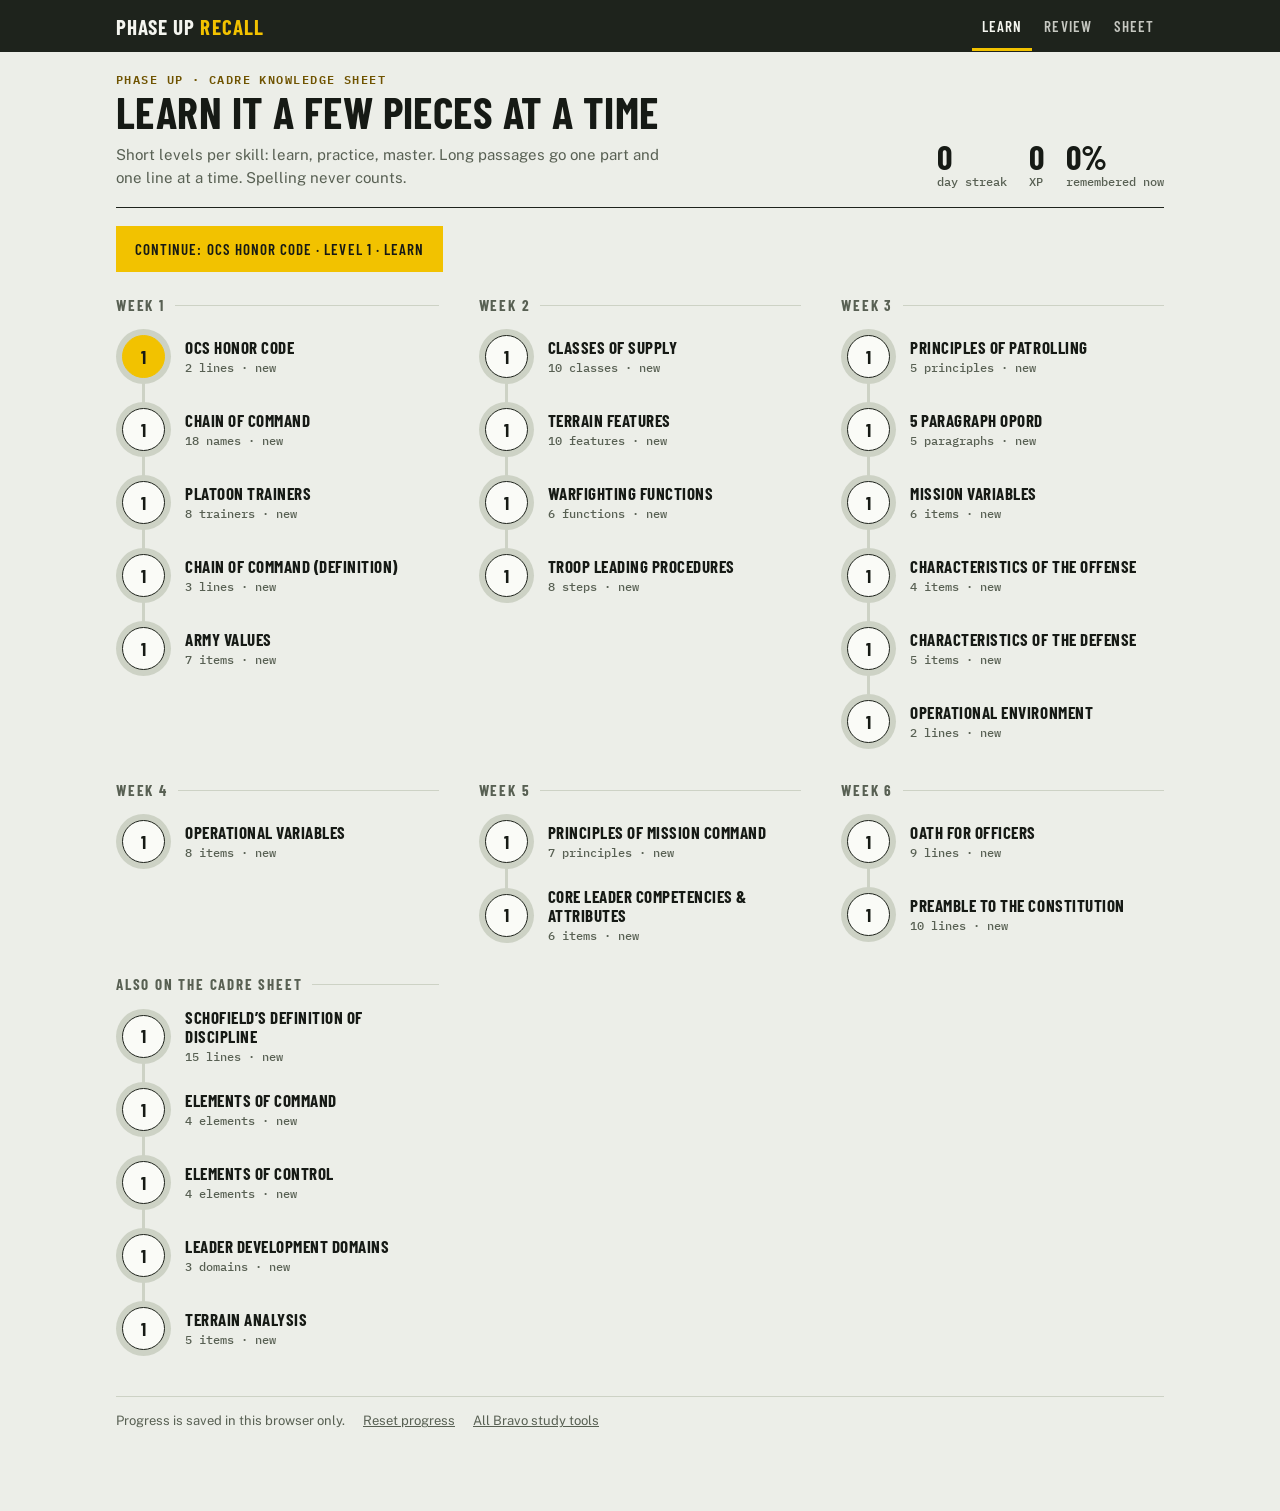
<file: phaseup/index.html>
<!doctype html>
<html lang="en">
<head>
<meta charset="utf-8">
<meta name="viewport" content="width=device-width,initial-scale=1,viewport-fit=cover">
<meta name="description" content="Learn the OCS cadre knowledge sheet a few pieces at a time.">
<style>:root{color-scheme:light;padding-top:env(safe-area-inset-top,0px);padding-bottom:env(safe-area-inset-bottom,0px)}body{margin:0}img{max-width:100%}[hidden]{display:none!important}</style>
<title>Phase Up Recall</title>
<meta name="claude:viewport-fit-sides" content="cover">
<link rel="preconnect" href="https://fonts.googleapis.com">
<link rel="preconnect" href="https://fonts.gstatic.com" crossorigin>
<link rel="stylesheet" href="https://fonts.googleapis.com/css2?family=Barlow+Condensed:wght@500;600;700&family=IBM+Plex+Mono:wght@500;600&family=Public+Sans:wght@400;500;600;700&display=swap">
<style>
/* Layout: a learning path through the cadre knowledge sheet. Each skill is a node on a vertical rail,
   grouped by week; a lesson is a short run of exercises (learn a few, build them, recall with fading
   hints) with a GO / NO-GO bar at the bottom, the way a lane grader calls it. */
:root {
  --bg: #ECEEE8; --surface: #FAFBF7; --ink: #161A15; --muted: #586053; --line: #CDD2C5; --rule: #1E231C;
  --band: #1E231C; --band-ink: #F4F5EF; --gold: #F2C200; --gold-ink: #6F5300; --gold-soft: #FAF0C2; --on-gold: #161A15;
  --ok: #1C6B34; --ok-bg: #E0EEE2; --warn: #855600; --warn-bg: #F7ECCB; --bad: #AD2A20; --bad-bg: #F5DFDB;
  --f-display: 'Barlow Condensed', 'Arial Narrow', Arial, sans-serif;
  --f-body: 'Public Sans', system-ui, -apple-system, 'Segoe UI', sans-serif;
  --f-mono: 'IBM Plex Mono', ui-monospace, Menlo, monospace;
}
@media (prefers-color-scheme: dark) {
  :root:not([data-theme="light"]) {
    --bg: #0F110E; --surface: #181B16; --ink: #E4E7DE; --muted: #9AA293; --line: #30352D; --rule: #5F6659;
    --band: #2A2F26; --band-ink: #EDEFE8; --gold: #F2C230; --gold-ink: #F2C230; --gold-soft: #332B10; --on-gold: #161A15;
    --ok: #74C98C; --ok-bg: #15301D; --warn: #E8BC5E; --warn-bg: #342910; --bad: #FF8F84; --bad-bg: #3A1815;
    color-scheme: dark;
  }
}
:root[data-theme="dark"] {
  --bg: #0F110E; --surface: #181B16; --ink: #E4E7DE; --muted: #9AA293; --line: #30352D; --rule: #5F6659;
  --band: #2A2F26; --band-ink: #EDEFE8; --gold: #F2C230; --gold-ink: #F2C230; --gold-soft: #332B10; --on-gold: #161A15;
  --ok: #74C98C; --ok-bg: #15301D; --warn: #E8BC5E; --warn-bg: #342910; --bad: #FF8F84; --bad-bg: #3A1815;
  color-scheme: dark;
}

* { box-sizing: border-box; }
body { background: var(--bg); color: var(--ink); font: 400 15px/1.5 var(--f-body); -webkit-text-size-adjust: 100%; }
body::before { content: ""; position: fixed; inset: 0 0 auto; height: env(safe-area-inset-top, 0px); z-index: 10; background: var(--band); }
button { font: inherit; color: inherit; touch-action: manipulation; }
.wrap { max-width: 1080px; margin: 0 auto; padding-left: max(16px, env(safe-area-inset-left, 0px)); padding-right: max(16px, env(safe-area-inset-right, 0px)); }
.mono { font-family: var(--f-mono); font-variant-numeric: tabular-nums; }

/* top bar */
.top { position: sticky; top: env(safe-area-inset-top, 0px); z-index: 6; background: var(--band); color: var(--band-ink); }
.topin { display: flex; align-items: center; gap: 8px 16px; min-height: 52px; flex-wrap: wrap; }
.brand { font: 700 21px/1 var(--f-display); letter-spacing: .05em; text-transform: uppercase; background: none; border: 0; padding: 0; cursor: pointer; color: var(--band-ink); }
.brand b { color: var(--gold); font-weight: 700; }
.tabs { display: flex; gap: 2px; margin-left: auto; }
.tabs button { font: 600 15px/1 var(--f-display); letter-spacing: .07em; text-transform: uppercase; color: var(--band-ink); background: none; border: 0; border-bottom: 3px solid transparent; padding: 17px 10px 14px; cursor: pointer; opacity: .78; }
.tabs button[aria-current="page"] { border-bottom-color: var(--gold); opacity: 1; }
.tabs .badge { display: inline-block; min-width: 1.5em; margin-left: 4px; padding: 2px 5px; background: var(--gold); color: var(--on-gold); font: 600 11px/1 var(--f-mono); border-radius: 9px; text-align: center; }
.tabs .badge:empty { display: none; }
body.lesson-on .top { display: none; }
@media (max-width: 420px) { .brand { font-size: 18px; } .tabs button { padding-inline: 8px; } }

main { padding-block: 20px 80px; }
h1 { font: 700 clamp(30px, 5.4vw, 44px)/1 var(--f-display); text-transform: uppercase; letter-spacing: .01em; margin: 4px 0 10px; text-wrap: balance; }
.eyebrow { font: 600 12px/1.2 var(--f-mono); letter-spacing: .12em; text-transform: uppercase; color: var(--gold-ink); margin: 0; }
.sub { color: var(--muted); max-width: 62ch; margin: 0; }

/* buttons */
.btn { font: 600 15px/1 var(--f-display); letter-spacing: .07em; text-transform: uppercase; min-height: 46px; padding: 13px 18px; border: 1.5px solid var(--rule); background: var(--surface); color: var(--ink); cursor: pointer; }
.btn:hover { background: var(--gold-soft); }
.btn.pri { background: var(--ink); color: var(--surface); border-color: var(--ink); }
.btn.pri:hover { box-shadow: inset 0 -3px 0 var(--gold); background: var(--ink); }
.btn.gold { background: var(--gold); color: var(--on-gold); border-color: var(--gold); }
.btn.ghost { border-color: transparent; background: transparent; padding-inline: 10px; }
.btn.ghost:hover { background: var(--gold-soft); }
.btn.sm { min-height: 38px; padding: 9px 12px; font-size: 14px; }
.btn:disabled { opacity: .45; cursor: default; }
button:focus-visible, input:focus-visible, textarea:focus-visible { outline: 3px solid var(--gold); outline-offset: 2px; }
.link { background: none; border: 0; padding: 0; color: var(--muted); text-decoration: underline; cursor: pointer; font-size: 13px; }

/* path */
.phead { display: grid; grid-template-columns: minmax(0, 1fr) auto; gap: 16px 32px; align-items: end; padding-bottom: 18px; border-bottom: 1.5px solid var(--rule); }
.stats { display: flex; gap: 22px; }
.stats div { display: grid; gap: 2px; }
.stats b { font: 700 34px/.95 var(--f-display); }
.stats span { font: 500 12px/1.2 var(--f-mono); color: var(--muted); }
.cta { display: flex; flex-wrap: wrap; gap: 10px; padding-block: 18px 4px; }
.weeks { display: grid; grid-template-columns: repeat(auto-fill, minmax(300px, 1fr)); gap: 8px 40px; align-items: start; }
.week { margin-top: 22px; min-width: 0; }
.week h3 { display: flex; align-items: center; gap: 10px; font: 700 15px/1 var(--f-display); text-transform: uppercase; letter-spacing: .12em; margin: 0 0 12px; color: var(--muted); }
.week h3::after { content: ""; flex: 1; height: 1px; background: var(--line); }
.path { position: relative; list-style: none; padding: 0; margin: 0; display: grid; gap: 10px; }
.path::before { content: ""; position: absolute; left: 26px; top: 14px; bottom: 14px; width: 3px; background: var(--line); }
.node { position: relative; display: flex; align-items: center; gap: 14px; width: 100%; padding: 4px 8px 4px 0; border: 0; background: none; text-align: left; cursor: pointer; }
.ring { flex: none; width: 55px; height: 55px; border-radius: 50%; display: grid; place-items: center; background: conic-gradient(var(--gold) calc(var(--p, 0) * 1turn), var(--line) 0); }
.ring.full { background: var(--ok); }
.core { width: 43px; height: 43px; border-radius: 50%; display: grid; place-items: center; background: var(--surface); border: 1.5px solid var(--rule); font: 700 18px/1 var(--f-display); }
.ring.full .core { background: var(--ok); color: var(--surface); border-color: var(--ok); }
.node:hover .core { background: var(--gold-soft); }
.node.next .core { background: var(--gold); color: var(--on-gold); border-color: var(--gold); }
.nt { display: grid; gap: 3px; min-width: 0; }
.nt b { font: 700 17px/1.1 var(--f-display); text-transform: uppercase; letter-spacing: .03em; }
.nt small { font: 500 12px/1.3 var(--f-mono); color: var(--muted); }
.nt small .due { color: var(--gold-ink); }
.foot { margin-top: 36px; padding-top: 14px; border-top: 1px solid var(--line); display: flex; flex-wrap: wrap; gap: 8px 18px; align-items: center; color: var(--muted); font-size: 13px; }
@media (max-width: 640px) { .phead { grid-template-columns: 1fr; } .cta .btn { flex: 1 1 100%; } }

/* skill page */
.skill { max-width: 720px; margin: 0 auto; display: grid; gap: 18px; }
.memo { margin: 0; font: 600 21px/1.4 var(--f-body); text-wrap: balance; }
.memo .mw b { color: var(--gold-ink); text-decoration: underline; text-underline-offset: 3px; }
.memo .mw.on { background: var(--gold-soft); box-shadow: 0 0 0 3px var(--gold-soft); }
.memo-l { font: 600 11px/1 var(--f-mono); letter-spacing: .12em; text-transform: uppercase; color: var(--muted); margin: 0 0 6px; }
.levels { display: grid; grid-template-columns: repeat(auto-fit, minmax(100px, 1fr)); gap: 8px; }
.lvl { display: grid; gap: 4px; align-content: start; text-align: left; padding: 12px; border: 1.5px solid var(--rule); background: var(--surface); cursor: pointer; min-width: 0; }
.lvl b { font: 700 18px/1 var(--f-display); text-transform: uppercase; letter-spacing: .04em; }
.lvl small { color: var(--muted); font-size: 13px; line-height: 1.35; }
.lvl .ln { font: 600 11px/1 var(--f-mono); color: var(--muted); letter-spacing: .1em; }
.lvl.done { background: var(--ok-bg); border-color: var(--ok); }
.lvl.done .ln { color: var(--ok); }
.lvl.next { background: var(--gold-soft); border-color: var(--gold-ink); }
@media (max-width: 520px) { .lvl { padding: 10px; } .lvl small { display: none; } .lvl b { font-size: 16px; } }
.card { background: var(--surface); border: 1.5px solid var(--rule); }
.chead { display: flex; align-items: baseline; gap: 4px 10px; flex-wrap: wrap; background: var(--band); color: var(--band-ink); padding: 9px 12px; }
.chead h2 { margin: 0; font: 700 18px/1.1 var(--f-display); letter-spacing: .05em; text-transform: uppercase; }
.chead .cnt { margin-left: auto; font: 500 12px/1 var(--f-mono); opacity: .75; }
.tag { font: 600 12px/1 var(--f-mono); letter-spacing: .1em; color: var(--gold); }
.note { margin: 0; padding: 9px 12px; border-top: 1px dashed var(--line); font-size: 13.5px; color: var(--muted); }
.tips { padding: 12px 14px; border-left: 4px solid var(--gold); background: var(--surface); }
.tips ul { margin: 0; padding-left: 18px; display: grid; gap: 7px; font-size: 15px; line-height: 1.5; }
.custom { display: grid; gap: 6px; }
.custom label { font: 700 13px/1 var(--f-display); text-transform: uppercase; letter-spacing: .1em; }
.custom textarea { width: 100%; font: 400 16px/1.5 var(--f-body); color: var(--ink); background: var(--surface); border: 1.5px solid var(--rule); border-radius: 0; padding: 10px 12px; resize: vertical; outline: none; }
.custom small { color: var(--muted); font-size: 13px; }
.row2 { display: flex; flex-wrap: wrap; gap: 8px; }

/* content rows (study + intro) */
.irows { display: grid; }
.irow { display: grid; grid-template-columns: 2.5rem minmax(0, 1fr); border-top: 1px solid var(--line); }
.irows > .irow:first-child, .irows > .grp:first-child { border-top: 0; }
.num { display: flex; align-items: center; justify-content: center; font: 600 13px/1 var(--f-mono); color: var(--muted); border-right: 1px solid var(--line); padding: 4px 2px; text-align: center; }
.itx { padding: 10px 12px; font-weight: 600; display: flex; flex-wrap: wrap; align-items: baseline; gap: 4px 10px; }
.itx .fl { color: var(--gold-ink); text-decoration: underline; text-underline-offset: 3px; }
.mchip { font: 600 12px/1 var(--f-mono); padding: 4px 7px; background: var(--gold-soft); color: var(--gold-ink); }
.subl { flex-basis: 100%; margin: 0; padding: 0 0 0 16px; font-weight: 400; color: var(--muted); font-size: 14px; }
.grp { font: 700 12px/1 var(--f-display); text-transform: uppercase; letter-spacing: .12em; color: var(--muted); background: var(--bg); padding: 7px 12px; border-top: 1px solid var(--line); }
.trow3 { display: grid; grid-template-columns: minmax(7rem, .8fr) 1fr 1fr; border-top: 1px solid var(--line); }
.trow3 > * { padding: 9px 12px; min-width: 0; }
.trow3 > * + * { border-left: 1px solid var(--line); }
.trow3 .cue { font: 700 14px/1.2 var(--f-display); text-transform: uppercase; letter-spacing: .04em; }
.trow3 .nm { font-weight: 600; }
.trow3 .nm small { display: none; }
.irows > .trow3:first-child { border-top: 0; }
@media (max-width: 560px) {
  .trow3 { grid-template-columns: 1fr; }
  .trow3 > * + * { border-left: 0; padding-top: 0; }
  .trow3 .cue { padding-bottom: 4px; color: var(--muted); }
  .trow3 .nm small { display: inline; font: 600 11px/1 var(--f-mono); color: var(--muted); margin-right: 6px; }
  .trow3 .dash { display: none; }
}
.ptext { margin: 0; padding: 12px; font-size: 17px; line-height: 1.75; }
.ptext span { display: block; }

/* lesson */
.lesson { max-width: 660px; margin: 0 auto; padding-bottom: 260px; }
.fcue { display: grid; gap: 3px; margin-top: 8px; padding-top: 8px; border-top: 1px dashed var(--line); font-size: 13.5px; line-height: 1.4; }
.fcue .memo-l { margin: 0; }
.ltop { display: flex; align-items: center; gap: 12px; padding-block: 4px 18px; }
.lx { width: 44px; height: 44px; border: 0; background: none; font: 400 30px/1 var(--f-body); color: var(--muted); cursor: pointer; }
.lx.arm { width: auto; padding: 0 10px; font: 700 16px/1 var(--f-display); letter-spacing: .06em; text-transform: uppercase; color: var(--bad); border: 1.5px solid var(--bad); }
.lbar { flex: 1; height: 12px; background: var(--line); overflow: hidden; border-radius: 6px; }
.lbar i { display: block; height: 100%; width: 0; background: var(--ok); border-radius: 6px; }
.lcount { font-size: 13px; color: var(--muted); }
.lbody { display: grid; gap: 16px; }
.lq { margin: 0; font: 700 clamp(24px, 4.6vw, 32px)/1.12 var(--f-display); text-transform: uppercase; letter-spacing: .02em; text-wrap: balance; }
.lq.plain { text-transform: none; font: 600 22px/1.3 var(--f-body); letter-spacing: 0; }
.ctx { margin: 0; padding: 10px 12px; border-left: 3px solid var(--line); color: var(--muted); font-size: 15px; }
.ctx b { color: var(--ink); }
.lact { display: flex; flex-wrap: wrap; gap: 8px; justify-content: flex-end; }
.hint { margin: 0; font: 500 15px/1.4 var(--f-mono); letter-spacing: .06em; color: var(--gold-ink); }
.ain { width: 100%; font: 500 18px/1.3 var(--f-body); color: var(--ink); background: var(--surface); border: 1.5px solid var(--rule); border-radius: 0; padding: 13px 14px; outline: none; }
.ain:focus { border-color: var(--gold-ink); box-shadow: inset 0 -3px 0 var(--gold); }
.ain::placeholder { color: var(--muted); letter-spacing: .06em; }
.ain.shake, .chip.shake { animation: shake .32s; border-color: var(--bad); }
.say { margin: 0; font-size: 14px; color: var(--muted); }
.say:empty { display: none; }
@keyframes shake { 20% { transform: translateX(-6px); } 40% { transform: translateX(6px); } 60% { transform: translateX(-4px); } 80% { transform: translateX(3px); } }

/* chips */
.pool { display: flex; flex-wrap: wrap; gap: 9px; }
.chip { font: 500 16px/1.25 var(--f-body); padding: 10px 14px; min-height: 46px; border: 1.5px solid var(--rule); background: var(--surface); box-shadow: 0 3px 0 var(--rule); cursor: pointer; text-align: left; }
.chip:active { transform: translateY(2px); box-shadow: 0 1px 0 var(--rule); }
.chip.used { visibility: hidden; }
.slots { list-style: none; margin: 0; padding: 0; display: grid; border: 1.5px solid var(--rule); background: var(--surface); }
.slots li { display: grid; grid-template-columns: 2.5rem minmax(0, 1fr); border-top: 1px solid var(--line); min-height: 44px; }
.slots li:first-child { border-top: 0; }
.slots .sv { padding: 10px 12px; font-weight: 600; }
.slots li.on .sv { box-shadow: inset 3px 0 0 var(--gold); }
.slots li.ok { background: var(--ok-bg); }
.built { margin: 0; min-height: 3.4em; padding: 12px; border: 1.5px solid var(--rule); background: var(--surface); font-size: 18px; line-height: 1.6; }
.built .gap { display: inline-block; width: 2.2em; border-bottom: 2px solid var(--line); margin: 0 .15em; }
.sortcard { padding: 26px 16px; border: 1.5px solid var(--rule); background: var(--surface); text-align: center; font: 700 30px/1.1 var(--f-display); text-transform: uppercase; letter-spacing: .03em; }
.sortcard small { display: block; font: 500 12px/1 var(--f-mono); color: var(--muted); letter-spacing: .08em; margin-bottom: 10px; }
.buckets { display: grid; grid-template-columns: repeat(auto-fit, minmax(130px, 1fr)); gap: 8px; }
.buckets .btn.right { background: var(--ok-bg); border-color: var(--ok); }
.buckets .btn.wrong { background: var(--bad-bg); border-color: var(--bad); }

/* recite list */
.rlist { list-style: none; margin: 0; padding: 0; display: grid; border: 1.5px solid var(--rule); background: var(--surface); }
.rlist li { display: grid; grid-template-columns: 2.5rem minmax(0, 1fr); border-top: 1px solid var(--line); min-height: 42px; }
.rlist li:first-child { border-top: 0; }
.rlist .sv { padding: 9px 12px; font-weight: 600; }
.rlist li.ok { background: var(--ok-bg); } .rlist li.ok .sv { color: var(--ok); }
.rlist li.close { background: var(--warn-bg); }
.rlist li.bad { background: var(--bad-bg); } .rlist li.bad .sv { color: var(--bad); }
.rlist li.cur { box-shadow: inset 3px 0 0 var(--gold); background: var(--gold-soft); }
.acro { margin: 0; font: 700 36px/1 var(--f-display); letter-spacing: .16em; color: var(--muted); }
.acro .on { color: var(--on-gold); background: var(--gold); padding: 0 .1em; }
.rin { display: grid; grid-template-columns: auto minmax(0, 1fr); gap: 10px; align-items: center; }
.rin .num { border: 0; font-size: 16px; color: var(--ink); min-width: 2.5rem; }

/* first-letter typing */
.ltext { padding: 14px; border: 1.5px solid var(--rule); background: var(--surface); font-size: 18px; line-height: 2.05; }
.ltext p { margin: 0; }
.ltext p + p { margin-top: 4px; }
.ltext .lab { font: 600 12px/1 var(--f-mono); color: var(--muted); margin-right: 8px; }
.wd { display: inline-block; color: transparent; border-bottom: 2px solid var(--line); margin: 0 .1em; line-height: 1.5; }
.wd.ghost { color: var(--muted); opacity: .5; }
.wd.cur { border-bottom-color: var(--gold); background: var(--gold-soft); }
.wd.ok, .wd.free { color: var(--ink); border-bottom-color: transparent; opacity: 1; }
.wd.slip { color: var(--warn); border-bottom-color: transparent; opacity: 1; }
.wd.bad { color: var(--bad); border-bottom-color: transparent; font-weight: 700; opacity: 1; }
.wd.flash { background: var(--bad-bg); border-bottom-color: var(--bad); }
.kbd { display: none; gap: 6px; user-select: none; -webkit-user-select: none; }
.kbd div { display: flex; gap: 5px; justify-content: center; }
.kbd button { flex: 1; max-width: 44px; min-height: 48px; border: 1.5px solid var(--rule); background: var(--surface); box-shadow: 0 2px 0 var(--rule); font: 600 18px/1 var(--f-body); text-transform: uppercase; cursor: pointer; padding: 0; }
.kbd button:active { background: var(--gold-soft); transform: translateY(1px); }
@media (pointer: coarse) { .kbd { display: grid; } .lesson.typing { padding-bottom: 60px; } }

/* feedback bar */
.fbar { position: fixed; left: 0; right: 0; bottom: 0; z-index: 8; border-top: 2px solid var(--ok); background: var(--ok-bg); padding-block: 14px calc(14px + env(safe-area-inset-bottom, 0px)); }
.fbar.no { border-top-color: var(--bad); background: var(--bad-bg); }
.fin { display: flex; flex-wrap: wrap; align-items: center; gap: 12px 18px; max-width: 660px; }
.fmsg { flex: 1 1 260px; display: grid; gap: 4px; min-width: 0; }
.fgo { font: 700 26px/1 var(--f-display); letter-spacing: .08em; color: var(--ok); }
.fbar.no .fgo { color: var(--bad); }
.ftext { font-size: 15px; line-height: 1.4; }
.ftext b { font-weight: 700; }
.fin .btn { flex: 0 0 auto; min-width: 160px; }
@media (max-width: 520px) { .fin .btn { flex: 1 1 100%; } }

/* lesson done */
.done { text-align: center; display: grid; gap: 14px; justify-items: center; padding-top: 30px; }
.stamp { display: inline-block; font: 700 72px/1 var(--f-display); letter-spacing: .1em; color: var(--ok); border: 6px solid currentColor; padding: 4px 22px 2px; margin-bottom: 18px; transform: rotate(-7deg); }
.stamp.retrain { color: var(--warn); font-size: 52px; }
.dstats { display: flex; gap: 26px; justify-content: center; flex-wrap: wrap; }
.dstats div { display: grid; gap: 2px; }
.dstats b { font: 700 32px/1 var(--f-display); }
.dstats span { font: 500 12px/1 var(--f-mono); color: var(--muted); }
.done .dact { flex-direction: column; width: 100%; max-width: 380px; }
.done .dact .btn { width: 100%; }
.weak { list-style: none; margin: 0; padding: 0; text-align: left; width: 100%; max-width: 520px; border: 1.5px solid var(--rule); background: var(--surface); }
.weak li { padding: 8px 12px; border-top: 1px solid var(--line); font-size: 14px; }
.weak li:first-child { border-top: 0; }
.weak small { color: var(--muted); display: block; font-size: 12px; }


/* sheet */
.sheetgrid { columns: 2 380px; column-gap: 16px; }
.sheetgrid .card { break-inside: avoid; margin-bottom: 16px; }
.wk { column-span: all; font: 700 15px/1 var(--f-display); text-transform: uppercase; letter-spacing: .12em; color: var(--muted); margin: 18px 0 10px; }

@media (prefers-reduced-motion: no-preference) {
  .btn, .chip, .node .core, .lvl { transition: background-color .15s ease, box-shadow .15s ease, transform .1s ease; }
  .lbar i { transition: width .35s ease; }
  .stamp { animation: stamp .45s cubic-bezier(.2, 1.4, .4, 1) both; }
  .fbar { animation: rise .18s ease-out both; }
}
@keyframes stamp { from { transform: rotate(-7deg) scale(1.8); opacity: 0; } to { transform: rotate(-7deg) scale(1); opacity: 1; } }
@keyframes rise { from { transform: translateY(100%); } to { transform: none; } }
</style>

<header class="top">
  <div class="wrap topin">
    <button class="brand" data-go="path">Phase Up <b>Recall</b></button>
    <nav class="tabs" aria-label="Views">
      <button data-go="path" aria-current="page">Learn</button>
      <button data-go="review">Review<span class="badge" id="due-badge"></span></button>
      <button data-go="sheet">Sheet</button>
    </nav>
  </div>
</header>
<main class="wrap" id="app"></main>

<script>
(function () {
  'use strict';

  /* ---------- the cadre knowledge sheet, grouped by the study-guide week that teaches it (week 7 = sheet only) ----------
     "|" after an answer = other accepted wording. Passages: "|" splits lines, {a/b} = either word. */
  const SECTIONS = [
    { id: 'honor', week: 1, title: 'OCS Honor Code', type: 'text',
      tips: ['Three things you do, one thing you allow: lie, cheat, steal … or tolerate.',
        'Picture three hands: one over a mouth (lie), one copying a test (cheat), one in a pocket (steal). The fourth hand is yours, and it does not look away (tolerate).'],
      text: 'An officer will not lie, cheat, steal, | or tolerate those who do.' },
    { id: 'coc', week: 1, title: 'Chain of Command', type: 'table', head: ['Position', 'Commander', 'NCO'],
      note: 'GEN LaNeve is the VCSA; there is no current CSA. Your note: LaNeve is said “la-nive”. SMA = Sergeant Major of the Army.',
      tips: ['Go from big to small: the nation (3 civilians), the Army, T2COM, the post (MCoE), the school (USAIS), brigade, battalion, company.',
        'The first three are civilians, so they have no NCO. From the Army Chief of Staff down, every commander has an NCO beside him.',
        'The chain ends with B Company’s trainer: SFC Rogers, an NCO with no commander beside him.',
        'The generals count down their stars: GEN LaNeve 4, LTG Brown 3, MG Tuley 2, BG Keirsey 1. Then COL, LTC, CPT.',
        'Brigade is the double T: COL Trask and CSM Turkovich.'],
      rows: [
        ['Commander-in-Chief|cmdr in chief|commander in chief|cinc', 'President Donald J. Trump', ''],
        ['Secretary of War|sec of war|secwar', 'Hon. Pete Hegseth', ''],
        ['Secretary of the Army|sec of the army|secretary of army|sec army', 'Hon. Adam Telle', ''],
        ['Army Chief of Staff|army cos|chief of staff of the army|csa|army chief of staff|vcsa|vice chief of staff', 'GEN Christopher LaNeve', 'SMA Weimer'],
        ['T2COM|t2 com|transformation and training command', 'LTG Edmond “Miles” Brown', 'CSM Kupratty'],
        ['MCoE|maneuver center of excellence|maneuver center', 'MG Colin Tuley', 'CSM Haydt'],
        ['USAIS|us army infantry school|united states army infantry school|infantry school', 'BG Jim Keirsey', 'CSM Donaldson'],
        ['199th IN BDE|199th infantry brigade|199 infantry brigade|199th brigade|199th|199 in bde', 'COL James Trask', 'CSM Turkovich'],
        ['3-11 IN BN|3 11 infantry battalion|3rd battalion 11th infantry|3 11 bn|3 11', 'LTC Jonathan Kingsley', 'CSM Nieves'],
        ['B Company|b co|bravo company|bravo co', 'CPT Lux', '1SG Kuhns'],
        ['B Co. Trainer|b company trainer|bravo company trainer|b co trainer|company trainer', '', 'SFC Rogers']
      ] },
    { id: 'plt', week: 1, title: 'Platoon Trainers', unit: 'trainers', names: true,
      groups: [[0, '1st PLT'], [3, '2nd PLT'], [5, '3rd PLT']],
      groupNoun: { '1st PLT': '1st PLT trainer', '2nd PLT': '2nd PLT trainer', '3rd PLT': '3rd PLT trainer' },
      tips: ['One officer per platoon: 1LT Hagerman (1st), CPT Shiu (2nd), CPT McKinley (3rd). 1st PLT is the only one with a lieutenant.',
        '2nd PLT has just two trainers; 1st and 3rd have three.',
        'Only the platoon counts, not the order: name each platoon’s trainers any way round.'],
      items: ['1LT Hagerman|hagerman', 'SFC Padilla|padilla', 'SSG Campbell|campbell', 'CPT Shiu|shiu', 'SSG Keith|keith',
        'CPT McKinley|mckinley|mc kinley', 'SSG Capps|capps', 'SSG Tyree|tyree'] },
    { id: 'cocdef', week: 1, title: 'Chain of Command (Definition)', type: 'text',
      tips: ['Succession means one after another, like links in a chain.', 'It runs top-down: from a superior to a subordinate, and command is exercised through it.'],
      text: 'The succession of commanding officers | from a superior to a subordinate | through which command is exercised.' },
    { id: 'values', week: 1, title: 'Army Values', tag: 'LDRSHIP',
      tips: ['LDRSHIP is LEADERSHIP without the vowels E, A, E. Each remaining letter is one value, in order.',
        'As a story: be loyal to the team, do your duty, respect others, put yourself last, keep your honor, act with integrity, and find the personal courage to do all of it.'],
      items: ['Loyalty', 'Duty', 'Respect', 'Selfless Service', 'Honor|honour', 'Integrity', 'Personal Courage'] },

    { id: 'cos', week: 2, title: 'Classes of Supply', unit: 'classes', ordered: true, labels: ['I', 'II', 'III', 'IV', 'V', 'VI', 'VII', 'VIII', 'IX', 'X'],
      memo: 'Smart Chefs Prepare Creamy Alfredo Pasta Making Meals Really Memorable',
      note: 'The study guide calls Class III “Petroleum Fuel”; the cadre sheet says Petroleum, Oil, Lubricant. Both are accepted.',
      tips: ['Each word of the sentence is one class, in Roman-numeral order: Smart = I, Chefs = II … Memorable = X.',
        'Three groups: I–III you use up every day (food, clothes, fuel). IV builds and V shoots. VI–VII are personal items and the big end items. VIII–X fix people and gear (medical, repair parts), then everything else.',
        'Class III is the gas station, Class V is the ammo point.'],
      items: ['Subsistence', 'Clothing', 'Petroleum, Oil, Lubricants|petroleum fuel|petroleum oil lubricant|petroleum oils and lubricants|pol|petroleum|fuel',
        'Construction Material|construction materials', 'Ammunition|ammo', 'Personal Demand Items|personal demands items', 'Major End Items',
        'Medical Supplies', 'Repair Parts', 'Miscellaneous Supplies|miscellaneous'] },
    { id: 'terrain', week: 2, title: 'Terrain Features', unit: 'features', groups: [[0, 'Major'], [5, 'Minor'], [8, 'Supplemental']],
      groupNoun: { Major: 'major terrain feature', Minor: 'minor terrain feature', Supplemental: 'supplemental terrain feature' },
      tips: ['Count 5, 3, 2: five major, three minor, two supplemental.',
        'Major (H V R S D): “Happy Very Rich Soldiers Dance.” Minor (D C S): “Dogs Chase Squirrels.”',
        'Supplemental are man-made for roads: you cut through high ground and fill in low ground.',
        'On your fist: a knuckle is a hill, the dip between two knuckles is a saddle, the row of knuckles is a ridge.'],
      items: ['Hill', 'Valley', 'Ridge', 'Saddle', 'Depression', 'Draw', 'Cliff', 'Spur', 'Cut', 'Fill'] },
    { id: 'wff', week: 2, title: 'Warfighting Functions', unit: 'functions', memo: 'Commanders Move Swiftly, Intel Protects Forces',
      tips: ['A story in order: the commander takes charge (C2), moves the force (Movement and Maneuver), feeds it (Sustainment), finds the enemy (Intelligence), shields the force (Protection), then fires (Fires).',
        'Command and Control comes first because it ties the other five together.'],
      items: ['Command and Control|c2', 'Movement and Maneuver', 'Sustainment', 'Intelligence', 'Protection', 'Fires'] },
    { id: 'tlp', week: 2, title: 'Troop Leading Procedures', unit: 'steps', memo: 'Receive Instructions, Make Initial Checks, Complete Important Steps',
      note: 'Your TLP class (W5D1) words step 8 as “Rehearse, Supervise, and Inspect”; that is accepted too.',
      tips: ['Two “Issue” steps: the WARNO goes out early (2), the order goes out late (7).',
        'Two “plan” steps: tentative plan (3), complete the plan (6). Step 3 takes the longest.',
        'In between you move and look: initiate movement (4), conduct recon (5). Then it ends with supervise (8).'],
      items: ['Receive the Mission', 'Issue the WARNO|issue a warno|issue the warning order|issue a warning order', 'Make a Tentative Plan',
        'Initiate Movement', 'Conduct Recon|conduct reconnaissance', 'Complete the Plan', 'Issue the Order|issue the opord|issue the operations order|issue the operation order',
        'Supervise and Refine|rehearse supervise and inspect'] },

    { id: 'patrol', week: 3, title: 'Principles of Patrolling', unit: 'principles', memo: 'Please Remember Smart Choices Count',
      tips: ['In the order a patrol happens: plan it, recon it, secure it, control it, and use common sense the whole way.'],
      items: ['Planning', 'Recon|reconnaissance', 'Security', 'Control', 'Common Sense'] },
    { id: 'opord', week: 3, title: '5 Paragraph OPORD', unit: 'paragraphs', ordered: true, memo: 'See My Execution, Sustain Command',
      tips: ['Five questions in order: What is going on? (Situation) What do we do? (Mission) How? (Execution) What do we need? (Sustainment) Who is in charge and how do we talk? (Command and Signal)'],
      items: ['Situation', 'Mission', 'Execution', 'Sustainment', 'Command and Signal'] },
    { id: 'mettc', week: 3, title: 'Mission Variables', tag: 'METT-TC',
      tips: ['Spell it out: M-E-T-T-T-C. Mission and Enemy first, then three T’s (Terrain and weather, Troops, Time), and the C is Civil considerations.',
        'Mission variables are for one mission; operational variables (PMESII-PT) describe the whole environment.'],
      items: ['Mission', 'Enemy', 'Terrain and Weather', 'Troops|troops and support available|troops and support', 'Time|time available', 'Civil Considerations'] },
    { id: 'off', week: 3, title: 'Characteristics of the Offense', tag: 'ACTS', items: ['Audacity', 'Concentration', 'Tempo', 'Surprise'],
      tips: ['The offense ACTS.', 'Picture a raid: be bold (Audacity), mass at one point (Concentration), keep it fast (Tempo), hit when they do not expect it (Surprise).'] },
    { id: 'def', week: 3, title: 'Characteristics of the Defense', note: 'From the cadre sheet.',
      memo: 'Dug-in Forces Make Positions Safe', memoMap: ['Dug-in', 'Forces', 'Make', 'Positions', 'Safe'],
      tips: ['As a story: disrupt their attack, stay flexible, mass and concentrate where it counts, prepare the ground, keep it secure.',
        'Concentration is in both: alone in the offense (ACTS), as “Mass and Concentration” in the defense.'],
      items: ['Disruption', 'Flexibility', 'Mass and Concentration', 'Preparation', 'Security'] },
    { id: 'oe', week: 3, title: 'Operational Environment', type: 'text',
      note: 'The study guide says “a composite … of that platoon or squad”; the cadre sheet says “the composite … of a platoon or squad”. Either is accepted.',
      tips: ['Three nouns in a row, C, C, I: Conditions, Circumstances, and Influences.',
        'Composite means everything mixed together. It ends with who it affects: the platoon or squad.'],
      text: '{The/A} composite of conditions, circumstances, and influences | affecting the employment of {a/that} platoon or squad.' },

    { id: 'opvar', week: 4, title: 'Operational Variables', tag: 'PMESII-PT',
      tips: ['Say it as “P-MESS-II-PT”.', 'The two I’s go in alphabetical order: Information before Infrastructure.',
        'The tail “PT” is the Physical environment and Time.'],
      items: ['Political', 'Military', 'Economic', 'Social', 'Information', 'Infrastructure', 'Physical Environment', 'Time'] },

    { id: 'pmc', week: 5, title: 'Principles of Mission Command', unit: 'principles', memo: 'Competent Soldiers Master Command, Discipline, and Risk',
      memoMap: ['Competent', 'Soldiers', 'Master', 'Command', null, 'Discipline', 'Risk'],
      note: 'Mission Orders has no word in the sentence: it comes right after Commander’s Intent (intent, then orders).',
      tips: ['It builds like a team: be competent, share understanding, earn mutual trust. Then the commander gives intent and mission orders, subordinates take disciplined initiative, and leaders accept risk.',
        'Intent first, orders second: Commander’s Intent (4), Mission Orders (5).'],
      items: ['Competence', 'Shared Understanding', 'Mutual Trust', 'Commander’s Intent', 'Mission Orders', 'Disciplined Initiative|disciplined initiatives', 'Risk Acceptance'] },
    { id: 'alrm', week: 5, title: 'Core Leader Competencies & Attributes', groups: [[0, 'Competencies'], [3, 'Attributes']], tag: 'LDA · CPI',
      groupNoun: { Competencies: 'core leader competency', Attributes: 'core leader attribute' },
      tips: ['Attributes are what a leader IS (Character, Presence, Intellect). Competencies are what a leader DOES: they are verbs (Leads, Develops, Achieves).',
        'Competencies are a timeline: you lead, you develop people, you achieve the mission.'],
      items: ['Leads', 'Develops', 'Achieves', 'Character', 'Presence', 'Intellect'] },

    { id: 'oath', week: 6, title: 'Oath for Officers', type: 'text',
      tips: ['Four promises: support and defend the Constitution, bear true faith and allegiance to it, take the obligation freely, and do the job well.',
        'Enemies come in two kinds: foreign and domestic.', 'It ends: “on which I am about to enter, so help me God.”'],
      text: 'I, ___, do solemnly swear (or affirm) | that I will support and defend the Constitution of the United States | against all enemies, foreign and domestic; | that I will bear true faith and allegiance to the same; || that I take this obligation freely, | without any mental reservation or purpose of evasion; | and that I will well and faithfully discharge the duties of the office | on which I am about to enter, | so help me God.' },
    { id: 'preamble', week: 6, title: 'Preamble to the Constitution', type: 'text',
      tips: ['After “in Order to” come six goals, each starting with a verb: form, establish, insure, provide, promote, secure.',
        'The goals in order: a more perfect Union, Justice, domestic Tranquility, the common defense, the general Welfare, the Blessings of Liberty.'],
      text: 'We the People of the United States, | in Order to form a more perfect Union, | establish Justice, | insure domestic Tranquility, | provide for the common defense, || promote the general Welfare, | and secure the Blessings of Liberty | to ourselves and our Posterity, | do ordain and establish this Constitution | for the United States of America.' },

    { id: 'schofield', week: 7, title: 'Schofield’s Definition of Discipline', type: 'text',
      tips: ['Two halves. First: harsh treatment destroys an army; the right tone makes soldiers want to obey.',
        'Second: it all comes from the commander. Respect others and you get respect; show disrespect and you get hatred.',
        'It opens: “The discipline which makes the soldiers of a free country reliable in battle …”'],
      text: 'The discipline which makes the soldiers of a free country reliable in battle | is not to be gained by harsh or tyrannical treatment. | On the contrary, such treatment is far more likely to destroy than to make an army. || It is possible to impart instruction and give commands | in such a manner and such a tone of voice | as to inspire in the soldier no feeling but an intense desire to obey, | while the opposite manner and tone of voice | cannot fail to excite strong resentment and a desire to disobey. || The one mode or the other in dealing with subordinates | springs from a corresponding spirit in the breast of the commander. | He who feels the respect which is due to others | cannot fail to inspire in them respect for himself; || while he who feels, and hence manifests, disrespect toward others, | especially his subordinates, | cannot fail to inspire hatred against himself.' },
    { id: 'eocmd', week: 7, title: 'Elements of Command', unit: 'elements', memo: 'Always Remember Decisive Leadership',
      tips: ['Command is about who decides: the authority to decide, the responsibility for the result, the decision itself, and the leadership to carry it out.',
        'Command = who decides (A R D L). Control = how it flows (D F I C).'],
      items: ['Authority', 'Responsibility', 'Decision Making|decision-making|decisionmaking', 'Leadership'] },
    { id: 'eoctl', week: 7, title: 'Elements of Control', unit: 'elements', memo: 'Don’t Forget Important Calls', memoMap: ['Don’t', 'Forget', 'Important', 'Calls'],
      tips: ['Control is a loop: direction goes down, feedback comes back up, and information and communication tie it together.'],
      items: ['Direction', 'Feedback', 'Information', 'Communication'] },
    { id: 'ldd', week: 7, title: 'Leader Development Domains', unit: 'domains',
      tips: ['Three places you grow: on the job (Operational), in school (Institutional), on your own (Self-Development).'],
      items: ['Operational', 'Institutional', 'Self-Development|self development'] },
    { id: 'oakoc', week: 7, title: 'Terrain Analysis', tag: 'OAKOC',
      tips: ['Ask five questions about the ground: What blocks me? (Obstacles) How do I get there? (Avenues of Approach) What must I hold? (Key Terrain) What can I see and shoot? (Observation and Fields of Fire) Where can I hide? (Cover and Concealment)'],
      items: ['Obstacles', 'Avenues of Approach', 'Key Terrain', 'Observation and Fields of Fire', 'Cover and Concealment'] }
  ];
  const WEEKS = [[1, 'Week 1'], [2, 'Week 2'], [3, 'Week 3'], [4, 'Week 4'], [5, 'Week 5'], [6, 'Week 6'], [7, 'Also on the cadre sheet']];
  const KEY = 'phaseup-recall-v2';
  const INT = [0, 10 * 60e3, 60 * 60e3, 5 * 3600e3, 24 * 3600e3, 72 * 3600e3];
  const LEVELS = [['Learn', 'Meet it a few at a time, build it, type along'], ['Practice', 'Recall it with hints that fade'], ['Master', 'From memory, no hints. Spelling doesn’t count']];

  const $ = (s, r) => (r || document).querySelector(s);
  const esc = s => String(s).replace(/[&<>"]/g, c => ({ '&': '&amp;', '<': '&lt;', '>': '&gt;', '"': '&quot;' })[c]);
  const split = s => String(s).split('|').map(x => x.trim());
  const fine = matchMedia('(pointer: fine)').matches;
  const mmss = ms => { const s = Math.floor(ms / 1000); return Math.floor(s / 60) + ':' + String(s % 60).padStart(2, '0'); };
  const shuffle = a => { a = a.slice(); for (let i = a.length - 1; i > 0; i--) { const j = Math.floor(Math.random() * (i + 1)); [a[i], a[j]] = [a[j], a[i]]; } return a; };
  const mix = a => { if (a.length < 2) return a.slice(); for (let t = 0; t < 12; t++) { const b = shuffle(a); if (b.some((x, i) => x !== a[i])) return b; } return a.slice().reverse(); };
  function chunks(arr, size) {
    const n = Math.max(1, Math.ceil(arr.length / size)), out = []; let s = 0;
    for (let k = 0; k < n; k++) { const len = Math.round((arr.length - s) / (n - k)); out.push(arr.slice(s, s + len)); s += len; }
    return out;
  }

  /* ---------- progress, kept in this browser ---------- */
  // The old address (asip-trainer.github.io/phaseup/) forwards here with #carry=<progress>. Take it unless this browser
  // already has as much XP here; only numbers and dates are copied, so a crafted link cannot put markup on the page.
  try {
    const m = location.hash.match(/^#carry=(.+)$/);
    if (m) {
      history.replaceState(null, '', location.pathname + location.search);
      const v = JSON.parse(decodeURIComponent(m[1])), cur = JSON.parse(localStorage.getItem(KEY) || 'null');
      const num = x => typeof x === 'number' && isFinite(x) ? x : 0, obj = x => x && typeof x === 'object' ? x : {};
      if (v && v.items && !(cur && cur.items && (cur.xp || 0) >= num(v.xp))) {
        const c = { items: {}, lv: {}, xp: num(v.xp), days: (Array.isArray(v.days) ? v.days : []).filter(d => /^\d{4}-\d\d-\d\d$/.test(d)), custom: {} };
        Object.entries(obj(v.items)).forEach(([k, s]) => { c.items[k] = {}; ['b', 'd', 'n', 'c', 'm'].forEach(f => { if (f in obj(s)) c.items[k][f] = num(s[f]); }); });
        Object.entries(obj(v.lv)).forEach(([k, n]) => { c.lv[k] = num(n); });
        localStorage.setItem(KEY, JSON.stringify(c));
      }
    }
  } catch (e) {}
  let P = (() => { try { const v = JSON.parse(localStorage.getItem(KEY)); if (v && v.items) return v; } catch (e) {} return { items: {}, lv: {}, xp: 0, days: [], custom: {} }; })();
  // open = unfinished lessons (added 11-25); older saves have none and start with {}.
  ['lv', 'custom', 'open'].forEach(k => { if (!P[k] || typeof P[k] !== 'object') P[k] = {}; });
  P.days = P.days || [];
  const save = () => { try { localStorage.setItem(KEY, JSON.stringify(P)); } catch (e) {} };
  const seen = k => { if (!P.items[k]) P.items[k] = { b: 0, d: Date.now(), n: 0, c: 0 }; };
  // v: 1 = from memory, 0.5 = with help, 0 = missed. Boxes space the next review further out.
  function grade(k, v) {
    const s = P.items[k] || (P.items[k] = { b: 0, d: 0, n: 0, c: 0 });
    s.n++;
    if (v >= 1) { s.c++; s.b = Math.min(s.b + 1, INT.length - 1); } else if (v > 0) s.b = Math.max(s.b, 1); else { s.b = 0; s.m = (s.m || 0) + 1; }
    s.d = Date.now() + INT[s.b];
  }
  const isDue = k => P.items[k] && P.items[k].d <= Date.now();
  const today = () => { const d = new Date(); return d.getFullYear() + '-' + String(d.getMonth() + 1).padStart(2, '0') + '-' + String(d.getDate()).padStart(2, '0'); };
  function streak() {
    const set = new Set(P.days), d = new Date(); let n = 0;
    const key = x => x.getFullYear() + '-' + String(x.getMonth() + 1).padStart(2, '0') + '-' + String(x.getDate()).padStart(2, '0');
    if (!set.has(key(d))) d.setDate(d.getDate() - 1);
    while (set.has(key(d))) { n++; d.setDate(d.getDate() - 1); }
    return n;
  }

  /* ---------- matching ---------- */
  const norm = s => String(s || '').toLowerCase().replace(/&/g, ' and ').replace(/['’‘`]/g, '').replace(/[^a-z0-9]+/g, ' ').trim();
  const STOP = new Set(['the', 'a', 'an', 'of', 'and', 'to', 'for', 'in']);
  const core = n => n.split(' ').filter(w => !STOP.has(w)).join('');
  function lev(a, b) {
    if (a === b) return 0;
    if (!a.length || !b.length) return a.length || b.length;
    let prev = Array.from({ length: b.length + 1 }, (_, j) => j), cur = new Array(b.length + 1);
    for (let i = 1; i <= a.length; i++) {
      cur[0] = i;
      for (let j = 1; j <= b.length; j++) cur[j] = Math.min(prev[j] + 1, cur[j - 1] + 1, prev[j - 1] + (a[i - 1] === b[j - 1] ? 0 : 1));
      [prev, cur] = [cur, prev];
    }
    return prev[b.length];
  }
  // The board is oral, so spelling never counts: a typed word fits if it is near the word or starts it,
  // and one word may be missing from answers of three words or more.
  function wordFits(t, e) {
    if (t === e) return true;
    if (e.length <= 3) return t.startsWith(e) && t.length <= e.length + 1;
    if (t.length >= 4 && (e.startsWith(t) || t.startsWith(e))) return true;
    return lev(t, e) <= Math.max(1, Math.floor(e.length / 3));
  }
  function fit(v, a) {
    const t = norm(v), n = norm(a); if (!t || !n) return 0;
    if (t === n || core(t) === core(n)) return 1;
    if (lev(core(t), core(n)) <= Math.floor(core(n).length / 4)) return 0.9;
    const tw = t.split(' ').filter(w => !STOP.has(w)), ew = n.split(' ').filter(w => !STOP.has(w)), used = new Set();
    let hit = 0;
    ew.forEach(e => { const k = tw.findIndex((w, i) => !used.has(i) && wordFits(w, e)); if (k > -1) { used.add(k); hit++; } });
    return ew.length && hit >= ew.length - (ew.length >= 3 ? 1 : 0) ? Math.max(0.05, 0.5 + 0.4 * hit / ew.length - 0.05 * (tw.length - used.size)) : 0;
  }
  // 'ok' = word for word, 'close' = near enough (counts the same), null = wrong, or it fits another item better.
  function matchItem(v, accepts, others) {
    const best = acc => Math.max(0, ...acc.map(a => fit(v, a))), mine = best(accepts);
    if (!mine) return null;
    if (mine === 1) return 'ok';
    return others && others.some(o => best(o) >= mine) ? null : 'close';
  }
  const RANKS = [['sergeant major of the army', 'sma'], ['command sergeant major', 'csm'], ['sergeant major', 'sgm'], ['first sergeant', '1sg'], ['1st sergeant', '1sg'],
    ['sergeant first class', 'sfc'], ['staff sergeant', 'ssg'], ['lieutenant general', 'ltg'], ['lt gen', 'ltg'], ['major general', 'mg'], ['maj gen', 'mg'],
    ['brigadier general', 'bg'], ['brig gen', 'bg'], ['lieutenant colonel', 'ltc'], ['lt col', 'ltc'], ['first lieutenant', '1lt'], ['1st lieutenant', '1lt'],
    ['the honorable', 'hon'], ['honorable', 'hon'], ['colonel', 'col'], ['captain', 'cpt'], ['capt', 'cpt'], ['general', 'gen'], ['potus', 'president']];
  function normName(s) { let n = ' ' + norm(s) + ' '; for (const [f, a] of RANKS) n = n.split(' ' + f + ' ').join(' ' + a + ' '); return n.trim(); }
  // Names: the last name decides, spelled roughly; rank and first name are optional.
  function matchName(v, ans, others) {
    const t = normName(v).split(' ').filter(Boolean); if (!t.length) return null;
    const cands = t.concat(t.slice(1).map((w, i) => t[i] + w));
    const dist = a => { const key = normName(a).split(' ').pop(); return Math.min(...cands.map(w => lev(w, key))); };
    const d = dist(ans);
    if (d > Math.max(1, Math.floor(normName(ans).split(' ').pop().length / 3))) return null;
    if (others && others.some(o => dist(o) < d)) return null;
    return { s: d ? 'close' : 'ok' };
  }
  const initials = t => t.split(/\s+/).map(w => w.replace(/^([^A-Za-z0-9]*)([A-Za-z0-9])([A-Za-z0-9’'\-]*)(.*)$/, (m, a, b, c, d) => a + b + '_'.repeat(Math.min(c.length, 9)) + d)).join(' ');
  const nameHint = t => { const w = t.split(' '); return w[0] + ' ' + initials(w.slice(1).join(' ')); };
  const firstUp = t => esc(t).replace(/(^|[\s(/“"-])([A-Za-z0-9])/g, '$1<span class="fl">$2</span>');

  /* ---------- build the model ---------- */
  function parseLine(raw) {
    const toks = raw.split(/\s+/).filter(Boolean).map(w => {
      const m = w.match(/^(.*?)\{([^}]+)\}(.*)$/);
      const alts = m ? m[2].split('/') : [w], word = m ? m[1] + alts[0] + m[3] : w;
      const ks = alts.map(a => norm(a).replace(/ /g, '')[0]).filter(Boolean);
      return { w: word, k: ks };
    });
    return { toks, text: toks.map(t => t.w).join(' ') };
  }
  function prep(sec) {
    sec.type = sec.type || 'list';
    if (sec.type === 'custom') { const t = (P.custom[sec.id] || '').trim(); sec.ready = !!t; sec.text = t ? t.split(/\n+/).map(s => s.trim()).filter(Boolean).join(' | ') : ''; }
    if (sec.type === 'list' && !sec.prepped) {
      sec.items = sec.items.map(it => {
        const [t, sub] = Array.isArray(it) ? it : [it, null], a = split(t);
        return { text: a[0], accepts: a, sub: sub ? sub.map(s => { const b = split(s); return { text: b[0], accepts: b }; }) : null };
      });
      if (sec.memo) {
        const words = sec.memo.split(/\s+/).map(w => w.replace(/[^A-Za-z]/g, '')).filter(w => w && w !== 'and');
        sec.memoWords = sec.memoMap || (words.length === sec.items.length ? words : null);
      }
    }
    if (sec.type === 'table' && !sec.prepped) sec.rows = sec.rows.map(r => { const a = split(r[0]); return { cue: a[0], accepts: a, cells: r.slice(1) }; });
    sec.prepped = true;
    // "||" splits a long passage into parts; "|" splits lines.
    const partsRaw = (sec.type === 'text' || sec.ready) ? sec.text.split('||').map(p => split(p).filter(Boolean)) : [];
    sec.lines = partsRaw.flat().map(parseLine);
    let at = 0;
    sec.parts = partsRaw.map(p => p.map(() => at++));
    sec.keys = sec.type === 'list' ? sec.items.flatMap((it, i) => it.sub ? [`${sec.id}:${i}`, `${sec.id}:${i}s`] : [`${sec.id}:${i}`])
      : sec.type === 'table' ? sec.rows.flatMap((r, ri) => r.cells.map((c, ci) => c ? `${sec.id}:${ri}.${ci}` : null).filter(Boolean))
      : sec.lines.map((_, i) => `${sec.id}:${i}`);
  }
  SECTIONS.forEach(prep);
  const BY = Object.fromEntries(SECTIONS.map(s => [s.id, s]));
  // A fingerprint of the content: an unfinished lesson saved before a content change is dropped, never replayed.
  const VER = [...JSON.stringify(SECTIONS)].reduce((h, c) => h * 31 + c.charCodeAt(0) | 0, 7);
  const usable = s => s.type !== 'custom' || s.ready;
  const label = (sec, i) => sec.labels ? sec.labels[i] : String(i + 1);
  // Lists may be said in any order, except the ones marked ordered (Classes of Supply, 5 Paragraph OPORD).
  const ordered = sec => !!sec.ordered;
  const acroOf = sec => { const l = (sec.tag || '').replace(/[^A-Z]/g, ''); return sec.items && l.length === sec.items.length ? l : ''; };
  const groupOf = (sec, i) => sec.groups.filter(g => g[0] <= i).pop()[1];
  const isText = s => s.type === 'text' || s.type === 'custom';
  const countLabel = s => isText(s) ? `${s.lines.length} lines` : s.type === 'table' ? `${s.keys.length} names` : `${s.items.length} ${s.unit || 'items'}`;
  const lvOf = s => P.lv[s.id] || 0;
  // A passage split into parts gets one level per part plus "All together"; everything else has Learn / Practice / Master.
  const multi = s => !!(s.parts && s.parts.length > 1);
  const levelsOf = s => multi(s) ? s.parts.length + 1 : 3;
  const levelNames = s => multi(s) ? s.parts.map((p, k) => [`Part ${k + 1}`, `Lines ${p[0] + 1}–${p[p.length - 1] + 1}, one line at a time`])
    .concat([['All together', 'Every part in a row, each picking up where the last one ended']]) : LEVELS;
  const levelTitle = (s, lv) => multi(s) ? levelNames(s)[lv - 1][0] : `Level ${lv} · ${LEVELS[lv - 1][0]}`;
  const dueOf = s => s.keys.filter(isDue).length;
  // Remembered now = got right before and not due again yet, so it shrinks as items come due.
  const remembered = k => { const s = P.items[k]; return !!s && s.b >= 1 && s.d > Date.now(); };
  const memOf = s => s.keys.length ? s.keys.filter(remembered).length / s.keys.length : 0;

  /* ---------- content blocks (study + intro) ---------- */
  function memoHTML(sec, idx) {
    if (!sec.memo) return '';
    const on = new Set((idx || []).map(i => sec.memoWords && sec.memoWords[i]).filter(Boolean).map(w => w.replace(/[^A-Za-z]/g, '')));
    return `<div><p class="memo-l">Memory sentence</p><p class="memo">${sec.memo.split(/\s+/).map(w => {
      const bare = w.replace(/[^A-Za-z]/g, '');
      return `<span class="mw${on.has(bare) ? ' on' : ''}"><b>${esc(w[0])}</b>${esc(w.slice(1))}</span>`;
    }).join(' ')}</p></div>`;
  }
  function rowsHTML(sec, idx) {
    if (sec.type === 'table') return (idx || sec.rows.map((_, i) => i)).map(ri => {
      const r = sec.rows[ri];
      return `<div class="trow3"><div class="cue">${esc(r.cue)}</div>${r.cells.map((c, ci) => c ? `<div class="nm"><small>${esc(sec.head[ci + 1])}</small>${esc(c)}</div>` : '<div class="nm dash" aria-hidden="true">—</div>').join('')}</div>`;
    }).join('');
    if (isText(sec)) return `<p class="ptext">${(idx || sec.lines.map((_, i) => i)).map(i => `<span>${esc(sec.lines[i].text)}</span>`).join('')}</p>`;
    return (idx || sec.items.map((_, i) => i)).map(i => {
      const it = sec.items[i], g = sec.groups && sec.groups.find(x => x[0] === i), mw = sec.memoWords && sec.memoWords[i];
      return (g ? `<div class="grp">${esc(g[1])}</div>` : '') + `<div class="irow"><span class="num">${ordered(sec) ? label(sec, i) : '•'}</span><div class="itx">${mw ? `<span class="mchip">${esc(mw)}</span>` : ''}<span>${firstUp(it.text)}</span>${it.sub ? `<ul class="subl">${it.sub.map(s => `<li>${esc(s.text)}</li>`).join('')}</ul>` : ''}</div></div>`;
    }).join('');
  }

  const tipsHTML = sec => sec.tips ? `<div class="tips"><p class="memo-l">Memory tips</p><ul>${sec.tips.map(t => `<li>${esc(t)}</li>`).join('')}</ul></div>` : '';
  // Memory cue for the NO-GO bar: the item's word in the memory sentence, its acronym letter or group, and a tip that names it.
  const CUE_SKIP = new Set(['the', 'and', 'for', 'with', 'from', 'that', 'this', 'which', 'will', 'your', 'their', 'there', 'other', 'into', 'are', 'not', 'all', 'one', 'who', 'his', 'him', 'them', 'such']);
  function cueFor(ex) {
    const s = ex.sec, out = [], ac = acroOf(s);
    const one = s.type === 'list' && ex.key && !ex.key.endsWith('s') ? parseInt(ex.key.split(':')[1], 10) : -1;
    if (s.memo) out.push(`Memory sentence: <b>${esc(s.memo)}</b>${one >= 0 && s.memoWords && s.memoWords[one] ? ` (“${esc(s.memoWords[one])}” = ${esc(s.items[one].text)})` : ''}`);
    else if (ac) out.push(`<b>${esc(s.tag)}</b>${one >= 0 ? `: letter ${one + 1} is <b>${ac.charAt(one)}</b>` : ''}`);
    if (s.groups && one >= 0) out.push(`${esc(s.items[one].text)} is <b>${esc(groupOf(s, one))}</b>.`);
    const words = (exAnswer(ex) + ' ' + (s.groups && one >= 0 ? groupOf(s, one) : '')).toLowerCase().match(/[a-z]{3,}/g) || [];
    const tip = (s.tips || []).find(t => words.some(w => !CUE_SKIP.has(w) && new RegExp(`\\b${w}`, 'i').test(t)));
    if (tip) out.push(esc(tip));
    return out.length ? `<div class="fcue"><span class="memo-l">Memory cue</span>${out.map(x => `<div>${x}</div>`).join('')}</div>` : '';
  }

  /* ---------- exercises ---------- */
  const shape = (sec, t) => sec.names ? nameHint(t) : initials(t);
  function hintFor(sec, i) { const mw = sec.memoWords && sec.memoWords[i]; return (mw ? `“${mw}” · ` : '') + shape(sec, sec.items[i].text); }
  function askItem(sec, i, mode, show) {
    const it = sec.items[i], key = `${sec.id}:${i}`;
    const cls = j => [sec.labels[j], String(j + 1), 'class ' + sec.labels[j], 'class ' + (j + 1)];
    if (mode === 'rev') return { t: 'ask', sec, key, q: `${it.text} is which class?`, accepts: cls(i), others: sec.labels.map((_, j) => j).filter(j => j !== i).map(cls), answer: `Class ${sec.labels[i]}`, hint: `It is #${i + 1} in the list` };
    if (mode === 'memo' && !(sec.memoWords && sec.memoWords[i])) mode = 'num';
    const base = { t: 'ask', sec, key, accepts: it.accepts, others: sec.items.filter((_, j) => j !== i).map(x => x.accepts), answer: it.text, hint: hintFor(sec, i), show };
    if (mode === 'num') return { ...base, q: sec.labels ? `What is Class ${sec.labels[i]}?` : `What is #${i + 1}?` };
    if (mode === 'memo') return { ...base, q: `“${sec.memoWords[i]}” stands for …`, memoIdx: i };
    return { ...base, q: i ? 'What comes next?' : 'What comes first?', ctx: i ? `<b>${label(sec, i - 1)}.</b> ${esc(sec.items[i - 1].text)}  →` : '' };
  }
  function askCell(sec, r, c, show) {
    const row = sec.rows[r], ans = row.cells[c];
    const q = r < 4 ? (c ? `Who is the NCO alongside the ${row.cue}?` : `Who is the ${row.cue}?`) : !row.cells[0] ? `Who is the ${row.cue}?` : `Who is the ${c ? 'NCO' : 'commander'} of ${row.cue}?`;
    return { t: 'ask', sec, key: `${sec.id}:${r}.${c}`, q, name: true, answer: ans, others: sec.rows.flatMap(x => x.cells).filter(x => x && x !== ans), hint: nameHint(ans), show };
  }
  function askPos(sec, r, c) {
    const row = sec.rows[r], ans = row.cells[c];
    return { t: 'ask', sec, key: `${sec.id}:${r}.${c}`, q: !row.cells[0] ? `${ans} is the …` : `${ans} is the ${c ? 'NCO' : 'commander'} of …`, accepts: row.accepts, others: sec.rows.filter((_, j) => j !== r).map(x => x.accepts), answer: row.cue, hint: initials(row.cue) };
  }
  const listRows = (sec, idx, show) => idx.map(i => ({ key: `${sec.id}:${i}`, text: sec.items[i].text, accepts: sec.items[i].accepts, label: label(sec, i), hint: show ? hintFor(sec, i) : initials(sec.items[i].text), shown: show }));
  const subEx = (sec, i, show) => ({ t: 'recite', sec, key: `${sec.id}:${i}s`, title: `Under “${sec.items[i].text}”`,
    rows: sec.items[i].sub.map((s, j) => ({ text: s.text, accepts: s.accepts, label: String(j + 1), hint: initials(s.text), shown: show })) });
  const orderList = (sec, idx) => ({ t: 'order', sec, title: idx.length === sec.items.length ? 'Tap them in order' : `Tap ${label(sec, idx[0])}–${label(sec, idx[idx.length - 1])} in order`, items: idx.map(i => ({ text: sec.items[i].text, label: label(sec, i) })) });
  const orderPos = (sec, idx) => ({ t: 'order', sec, title: 'Put the chain in order, top to bottom', items: idx.map(ri => ({ text: sec.rows[ri].cue, label: String(ri + 1) })) });

  // Cues for one item that do not depend on its position: memory sentence word, group + first letter, acronym letter, word shape.
  function askCue(sec, i, show) {
    const it = sec.items[i], base = { t: 'ask', sec, key: `${sec.id}:${i}`, accepts: it.accepts, others: sec.items.filter((_, j) => j !== i).map(x => x.accepts), answer: it.text, hint: hintFor(sec, i), show };
    if (sec.memoWords && sec.memoWords[i]) return { ...base, q: `“${sec.memoWords[i]}” stands for …`, memoIdx: i };
    if (sec.groups) return { ...base, q: sec.names ? `Name the ${sec.groupNoun[groupOf(sec, i)]} whose last name starts with “${it.text.split(' ').pop()[0]}”`
      : `Name the ${sec.groupNoun[groupOf(sec, i)]} that starts with “${it.text[0]}”` };
    if (acroOf(sec)) return { ...base, q: 'What does the highlighted letter stand for?', acroIdx: i };
    return { ...base, q: `Which one looks like “${initials(it.text)}”?` };
  }
  // Lists where order does not matter: learn them a few at a time (by group if they have groups), then name them in any order.
  function genFree(sec, lv) {
    const n = sec.items.length, all = sec.items.map((_, i) => i), out = [];
    const sets = sec.groups ? sec.groups.map(g => all.filter(i => groupOf(sec, i) === g[1])) : [all];
    const recallAll = show => sets.forEach(ix => out.push({ t: 'recall', sec, idx: ix, show,
      title: sec.groups ? `${groupOf(sec, ix[0])}: name all ${ix.length}, any order` : `Name all ${n}, any order` }));
    if (lv === 1) {
      (sec.groups ? sets : chunks(all, n <= 4 ? n : n <= 6 ? 3 : 4)).forEach(c => { out.push({ t: 'intro', sec, idx: c }); c.forEach(i => out.push(askCue(sec, i, true))); });
      if (sec.groups) out.push({ t: 'sort', sec });
      recallAll(true);
    } else if (lv === 2) {
      shuffle(all).forEach(i => out.push(askCue(sec, i, false)));
      if (sec.groups) out.push({ t: 'sort', sec });
      recallAll(false);
    } else {
      recallAll(false);
      if (sec.groups) out.push({ t: 'sort', sec });
      shuffle(all).slice(0, Math.min(3, n)).forEach(i => out.push(askCue(sec, i, false)));
    }
    return out;
  }
  function genList(sec, lv) {
    if (!ordered(sec)) return genFree(sec, lv);
    const n = sec.items.length, all = sec.items.map((_, i) => i), subs = all.filter(i => sec.items[i].sub), out = [];
    if (lv === 1) {
      let learned = [];
      chunks(all, n <= 4 ? n : n <= 6 ? 3 : 4).forEach(c => {
        out.push({ t: 'intro', sec, idx: c });
        learned = learned.concat(c);
        if (learned.length > 1) out.push(orderList(sec, learned));
        c.forEach(i => out.push(askItem(sec, i, 'next', true)));
      });
      if (sec.groups) out.push({ t: 'sort', sec });
      subs.forEach(i => out.push(subEx(sec, i, true)));
      out.push({ t: 'recite', sec, title: 'Now the whole list', rows: listRows(sec, all, true) });
    } else if (lv === 2) {
      out.push(orderList(sec, all));
      shuffle(all).forEach((i, k) => out.push(askItem(sec, i, k % 3 === 0 ? 'memo' : k % 3 === 1 ? 'next' : 'num', false)));
      if (sec.labels) shuffle(all).slice(0, 3).forEach(i => out.push(askItem(sec, i, 'rev')));
      if (sec.groups) out.push({ t: 'sort', sec });
      subs.forEach(i => out.push(subEx(sec, i, false)));
      out.push({ t: 'recite', sec, title: 'The whole list, in order', rows: listRows(sec, all, false) });
    } else {
      out.push({ t: 'recite', sec, title: 'From memory, in order', rows: listRows(sec, all, false) });
      subs.forEach(i => out.push(subEx(sec, i, false)));
      shuffle(all).slice(0, Math.min(4, n)).forEach(i => out.push(askItem(sec, i, sec.labels ? 'rev' : 'num', false)));
      if (sec.groups) out.push({ t: 'sort', sec });
    }
    return out;
  }
  function genTable(sec, lv) {
    const all = sec.rows.map((_, i) => i), cells = [], out = [];
    sec.rows.forEach((r, ri) => r.cells.forEach((c, ci) => { if (c) cells.push([ri, ci]); }));
    if (lv === 1) {
      let learned = [];
      chunks(all, 4).forEach(c => {
        out.push({ t: 'intro', sec, idx: c });
        learned = learned.concat(c);
        c.forEach(ri => sec.rows[ri].cells.forEach((cv, ci) => { if (cv) out.push(askCell(sec, ri, ci, true)); }));
        if (learned.length > 1) out.push(orderPos(sec, learned));
      });
    } else if (lv === 2) {
      out.push(orderPos(sec, all));
      shuffle(cells).forEach(([r, c]) => out.push(askCell(sec, r, c, false)));
    } else {
      shuffle(cells).forEach(([r, c], k) => out.push(k % 4 === 3 && r >= 4 ? askPos(sec, r, c) : askCell(sec, r, c, false)));
      out.push(orderPos(sec, all));
    }
    return out;
  }
  // Passages: a long one is learned one part per level, and inside a part one line at a time:
  // read the line, build it, then type it after the lines before it (the new line half shown).
  function genText(sec, lv) {
    const out = [], all = sec.lines.map((_, i) => i), parts = multi(sec) ? sec.parts : [all];
    const prev = li => li ? sec.lines[li - 1].text : '';
    const cold = (lis, title) => out.push({ t: 'letters', sec, lis, title, ctx: prev(lis[0]) });
    const nexts = lis => lis.forEach(li => cold([li], li ? 'What comes next?' : 'How does it start?'));
    const learn = part => {
      part.forEach((li, k) => {
        out.push({ t: 'intro', sec, idx: [li], ctx: prev(li) });
        out.push({ t: 'build', sec, li });
        out.push({ t: 'letters', sec, lis: part.slice(0, k + 1), ctx: prev(part[0]), fade: part.slice(0, k + 1).map((_, j) => j === k ? 'half' : 'none'),
          title: k ? 'From the top: the new line is half shown' : 'Type it: half the words are shown' });
      });
      if (part.length > 1) cold(part, 'The whole part, from memory');
    };
    if (multi(sec)) {
      if (lv <= parts.length) { if (lv > 1) cold(parts[lv - 2], 'Warm up: the part before'); learn(parts[lv - 1]); }
      else parts.forEach((part, k) => cold(part, `Part ${k + 1} of ${parts.length}, from memory`));
    } else if (lv === 1) learn(all);
    else if (lv === 2) { nexts(shuffle(all)); cold(all, 'The whole thing, from memory'); }
    else { cold(all, 'The whole thing, from memory'); nexts(shuffle(all.slice(1)).slice(0, 2)); }
    return out;
  }
  const gen = (sec, lv) => sec.type === 'table' ? genTable(sec, lv) : isText(sec) ? genText(sec, lv) : genList(sec, lv);

  function exForKey(k) {
    const [id, rest] = k.split(':'), sec = BY[id];
    if (!sec || !usable(sec)) return null;
    if (sec.type === 'table') { const [r, c] = rest.split('.').map(Number); if (!sec.rows[r] || !sec.rows[r].cells[c]) return null; return Math.random() < 0.25 && r >= 4 ? askPos(sec, r, c) : askCell(sec, r, c, false); }
    const i = parseInt(rest, 10);
    if (isText(sec)) { if (!sec.lines[i]) return null; return { t: 'letters', sec, lis: [i], ctx: i ? sec.lines[i - 1].text : '', title: i ? 'What comes next?' : 'How does it start?' }; }
    if (!sec.items[i]) return null;
    if (rest.endsWith('s')) return sec.items[i].sub ? subEx(sec, i, false) : null;
    if (!ordered(sec)) return askCue(sec, i, false);
    const modes = ['num', 'next'].concat(sec.memoWords && sec.memoWords[i] ? ['memo'] : [], sec.labels ? ['rev'] : []);
    return askItem(sec, i, modes[Math.floor(Math.random() * modes.length)], false);
  }
  // Trouble spots: the 10 most-missed items (a miss = wrong, or the answer had to be shown).
  const trouble = () => Object.keys(P.items).filter(k => (P.items[k].m || 0) > 0 && exForKey(k))
    .sort((a, b) => P.items[b].m - P.items[a].m || P.items[a].b - P.items[b].b).slice(0, 10);
  function genReview() {
    const now = Date.now(), known = Object.keys(P.items).filter(k => exForKey(k));
    let keys = known.filter(k => P.items[k].d <= now).sort((a, b) => P.items[a].b - P.items[b].b || P.items[a].d - P.items[b].d);
    if (keys.length < 8) keys = keys.concat(shuffle(known.filter(k => !keys.includes(k))).sort((a, b) => P.items[a].b - P.items[b].b).slice(0, 8 - keys.length));
    return shuffle(keys.slice(0, 12)).map(exForKey).filter(Boolean);
  }

  /* ---------- lesson engine ---------- */
  const app = $('#app');
  let L = null;
  // An unfinished lesson is kept after every step, one per skill plus one review and one drill, so leaving
  // mid-way (Quit, closing the tab, the phone dropping the page) loses nothing. Anything odd = a fresh start.
  const pack = e => ({ ...e, sec: e.sec.id });
  const unpack = e => { if (!e || !BY[e.sec] || !RENDER[e.t]) throw new Error('stale'); return { ...e, sec: BY[e.sec] }; };
  const openOf = slot => { const o = P.open[slot]; return o && o.v === VER && o.done > 0 && Array.isArray(o.queue) && o.queue.length ? o : null; };
  const openTxt = o => `${o.done}/${o.done + o.queue.length}`;
  function keep() {
    P.open[L.slot] = { v: VER, lv: L.lv, at: Date.now(), ms: Date.now() - L.t0, done: L.done, graded: L.graded, right: L.right, queue: L.queue.map(pack), misses: L.misses.map(pack) };
    Object.keys(P.open).sort((a, b) => (P.open[b].at || 0) - (P.open[a].at || 0)).slice(6).forEach(k => delete P.open[k]);
    save();
  }
  // keys = a trouble drill on exactly those items; no sec and no keys = spaced review.
  function startLesson(sec, lv, keys) {
    const slot = sec ? sec.id : keys ? 'drill' : 'review', o = P.open[slot];
    let R = null;
    if (o && o.v === VER && o.lv === lv) try {
      R = { sec, lv, drill: !!keys, slot, queue: o.queue.map(unpack), done: +o.done || 0, graded: +o.graded || 0, right: +o.right || 0, t0: Date.now() - (+o.ms || 0), key: null, cont: null, misses: o.misses.map(unpack) };
      if (!R.queue.length) R = null;
    } catch (e) { R = null; }
    if (!R) {
      const queue = sec ? gen(sec, lv) : keys ? keys.map(exForKey).filter(Boolean) : genReview();
      if (!queue.length) return;
      R = { sec, lv, drill: !!keys, slot, queue, done: 0, graded: 0, right: 0, t0: Date.now(), key: null, cont: null, misses: [] };
    }
    L = R;
    document.body.classList.add('lesson-on');
    app.innerHTML = `<div class="lesson" id="lesson"><div class="ltop"><button class="lx" id="lx" aria-label="Quit lesson">×</button><span class="lbar"><i></i></span><span class="lcount mono"></span></div><div class="lbody" id="lbody"></div></div>
      <div class="fbar" id="fbar" hidden><div class="wrap fin"><div class="fmsg" aria-live="polite"><span class="fgo"></span><div class="ftext"></div></div><button class="btn pri" id="fcont">Continue</button></div></div>`;
    const lx = $('#lx');
    lx.onclick = () => {
      if (lx.dataset.arm || !L) { go(sec ? 'skill' : 'review', sec && sec.id); return; }
      lx.dataset.arm = '1'; lx.textContent = 'Quit?'; lx.classList.add('arm');
      setTimeout(() => { if (lx.isConnected) { delete lx.dataset.arm; lx.textContent = '×'; lx.classList.remove('arm'); } }, 2500);
    };
    $('#fcont').onclick = () => L && L.cont && L.cont();
    window.scrollTo(0, 0);
    nextEx();
  }
  function nextEx() {
    if (!L) return;
    $('#fbar').hidden = true;
    L.key = null; L.cont = null;
    const total = L.done + L.queue.length;
    $('.lbar i').style.width = (L.done / total * 100) + '%';
    $('.lcount').textContent = `${Math.min(L.done + 1, total)}/${total}`;
    if (!L.queue.length) return complete();
    keep();
    const ex = L.queue[0], host = $('#lbody');
    host.innerHTML = '';
    $('#lesson').classList.toggle('typing', ex.t === 'letters');
    RENDER[ex.t](ex, host, res => resolve(ex, res));
    window.scrollTo(0, 0);
  }
  function resolve(ex, res) {
    if (!L || L.queue[0] !== ex) return;
    (res.keys || []).forEach(([k, v]) => grade(k, v));
    // Move on now (not on Continue), so a lesson left on the GO / NO-GO bar resumes at the next question.
    L.queue.shift(); L.done++;
    if (res.intro) { nextEx(); return; }
    L.graded++; if (res.ok) L.right++; else L.misses.push(ex);
    // A miss comes back two questions later, not at the very end.
    if (!res.ok && !ex.again) L.queue.splice(Math.min(2, L.queue.length), 0, { ...ex, again: true });
    keep();
    const fb = $('#fbar');
    fb.hidden = false; fb.classList.toggle('no', !res.ok);
    $('.fgo', fb).textContent = res.ok ? 'GO' : 'NO-GO';
    $('.ftext', fb).innerHTML = (res.msg || '') + (res.ok ? '' : cueFor(ex));
    L.cont = nextEx;
    L.key = e => { if (e.key === 'Enter') { e.preventDefault(); L.cont(); } };
    $('#fcont').focus({ preventScroll: true });
  }
  function complete() {
    const sec = L.sec, lv = L.lv, drill = L.drill, acc = L.graded ? Math.round(L.right / L.graded * 100) : 100, low = acc < 60;
    const xp = 10 + (acc === 100 ? 5 : 0);
    P.xp = (P.xp || 0) + xp;
    if (!P.days.includes(today())) P.days.push(today());
    if (sec && lv > lvOf(sec)) P.lv[sec.id] = lv;
    delete P.open[L.slot];
    save();
    const t = mmss(Date.now() - L.t0), weak = [...new Set(L.misses.map(m => m.sec.title + ' · ' + exQ(m) + '|' + exAnswer(m)))].slice(0, 8);
    const nextLv = sec && lv < levelsOf(sec) ? lv + 1 : 0;
    L = null;
    document.body.classList.remove('lesson-on');
    $('#lesson').classList.remove('typing');
    $('#lbody').innerHTML = `<div class="done"><div class="stamp${low ? ' retrain' : ''}">${low ? 'RETRAIN' : 'GO'}</div>
      <h2 class="lq">${sec ? `${levelTitle(sec, lv)} complete` : drill ? 'Trouble drill done' : 'Review done'}</h2><p class="sub">${sec ? esc(sec.title) : drill ? 'Your most-missed items' : 'Mixed review across the whole sheet'}</p>
      <div class="dstats"><div><b class="mono">${acc}%</b><span>right first time</span></div><div><b class="mono">+${xp}</b><span>XP</span></div><div><b class="mono">${t}</b><span>time</span></div></div>
      ${low ? '<p class="sub">Lots of misses. Run this level once more before moving on.</p>' : ''}
      ${weak.length ? `<ul class="weak">${weak.map(w => { const [q, a] = w.split('|'); return `<li><small>${esc(q)}</small>${esc(a)}</li>`; }).join('')}</ul>` : ''}
      <div class="lact dact">${!sec ? `<button class="btn gold" id="again">${drill ? 'Drill again' : 'Review again'}</button>` : low ? '<button class="btn gold" id="again">Run it again</button>' : nextLv ? `<button class="btn gold" id="nextlv">Next: ${levelTitle(sec, nextLv)}</button>` : ''}
      <button class="btn${!sec || low || nextLv ? '' : ' gold'}" data-go="path">Back to path</button></div></div>`;
    $('.lcount').textContent = ''; $('.lbar i').style.width = '100%'; $('#fbar').hidden = true;
    const a = $('#again'), n = $('#nextlv');
    if (a) a.onclick = () => sec ? startLesson(sec, lv) : !drill ? startLesson(null, 0) : trouble().length ? startLesson(null, 0, trouble()) : go('review');
    if (n) n.onclick = () => startLesson(sec, nextLv);
    const f = a || n || $('.done [data-go]'); if (f) f.focus({ preventScroll: true });
  }
  const exQ = ex => ex.q || ex.title || (ex.t === 'build' ? 'Build the line' : 'Sort them');
  const exAnswer = ex => ex.answer || (ex.t === 'build' ? ex.sec.lines[ex.li].text : ex.t === 'letters' ? ex.lis.map(li => ex.sec.lines[li].text).join(' ')
    : ex.t === 'order' ? ex.items.map(x => x.text).join(' → ') : ex.t === 'recite' ? ex.rows.map(r => r.text).join(', ')
    : ex.t === 'recall' ? ex.idx.map(i => ex.sec.items[i].text).join(', ')
    : ex.sec.groups.map(g => `${g[1]}: ${ex.sec.items.filter((_, i) => groupOf(ex.sec, i) === g[1]).map(it => it.text).join(', ')}`).join(' · '));
  document.addEventListener('keydown', e => { if (L && L.key) L.key(e); });
  window.PUR = { get L() { return L; }, BY, matchItem, matchName, levels: id => levelsOf(BY[id]) };

  const head = (ex, q, plain) => `<p class="eyebrow">${esc(ex.sec.title)}</p><h2 class="lq${plain ? ' plain' : ''}">${q}</h2>`;
  const RENDER = {
    intro(ex, host, done) {
      const s = ex.sec, idx = ex.idx, whole = s.type === 'list' ? idx.length === s.items.length : false;
      const title = isText(s) ? (idx.length === 1 ? 'New line: read it out loud' : 'Read it out loud') : s.type === 'table' ? `Meet the chain: ${esc(s.rows[idx[0]].cue)} to ${esc(s.rows[idx[idx.length - 1]].cue)}`
        : !ordered(s) && s.groups ? `Learn: ${groupOf(s, idx[0])} (${idx.length})`
        : whole ? `Learn all ${idx.length}` : ordered(s) ? `Learn ${label(s, idx[0])}–${label(s, idx[idx.length - 1])}` : `Learn ${idx.length} of ${s.items.length}`;
      const hook = idx[0] === 0 ? tipsHTML(s) : '';
      const acro = !s.memo && s.type === 'list' && !s.tag ? `<p class="hint">First letters: ${idx.map(i => s.items[i].text[0]).join(' · ')}</p>` : s.tag ? `<p class="hint">${esc(s.tag)}</p>` : '';
      host.innerHTML = `<p class="eyebrow">New · ${esc(s.title)}</p><h2 class="lq">${title}</h2>${memoHTML(s, idx)}${acro}${hook}
        ${ex.ctx ? `<p class="ctx">After: ${esc(ex.ctx)}</p>` : ''}<div class="card"><div class="irows">${rowsHTML(s, idx)}</div>${s.note && !s.memo ? `<p class="note">${esc(s.note)}</p>` : ''}</div>
        <div class="lact"><button class="btn pri" data-a="ok">Got it</button></div>`;
      if (s.type === 'list') idx.forEach(i => { seen(`${s.id}:${i}`); if (s.items[i].sub) seen(`${s.id}:${i}s`); });
      else if (s.type === 'table') idx.forEach(ri => s.rows[ri].cells.forEach((c, ci) => { if (c) seen(`${s.id}:${ri}.${ci}`); }));
      else idx.forEach(i => seen(`${s.id}:${i}`));
      host.onclick = e => { if (e.target.closest('[data-a="ok"]')) done({ intro: true }); };
      L.key = e => { if (e.key === 'Enter') { e.preventDefault(); done({ intro: true }); } };
      if (fine) $('[data-a="ok"]', host).focus({ preventScroll: true });
    },

    order(ex, host, done) {
      const items = ex.items, pool = mix(items.map((it, i) => i));
      let pos = 0, miss = 0;
      host.innerHTML = head(ex, esc(ex.title)) + `<ol class="slots">${items.map((it, i) => `<li${i ? '' : ' class="on"'}><span class="num">${esc(it.label)}</span><span class="sv"></span></li>`).join('')}</ol>
        <div class="pool">${pool.map(i => `<button class="chip" data-i="${i}">${esc(items[i].text)}</button>`).join('')}</div>`;
      const slots = host.querySelectorAll('.slots li');
      host.onclick = e => {
        const c = e.target.closest('.chip'); if (!c || c.classList.contains('used') || pos >= items.length) return;
        if (items[+c.dataset.i].text === items[pos].text) {
          c.classList.add('used'); slots[pos].classList.remove('on'); slots[pos].classList.add('ok'); $('.sv', slots[pos]).textContent = items[pos].text;
          pos++;
          if (pos < items.length) slots[pos].classList.add('on');
          else done({ ok: miss <= 1, msg: miss ? `${miss} wrong tap${miss > 1 ? 's' : ''}. The order is above.` : 'All in order.' });
        } else { miss++; c.classList.remove('shake'); void c.offsetWidth; c.classList.add('shake'); }
      };
    },

    build(ex, host, done) {
      const s = ex.sec, line = s.lines[ex.li], toks = line.toks, pool = mix(toks.map((_, i) => i).filter(i => toks[i].k.length));
      let pos = 0, miss = 0;
      const wn = t => norm(t.w).replace(/ /g, '');
      const skip = () => { while (pos < toks.length && !toks[pos].k.length) pos++; };  // blanks like "___," place themselves
      host.innerHTML = head(ex, 'Build the line') + (ex.li ? `<p class="ctx">${esc(s.lines[ex.li - 1].text)}</p>` : '') +
        `<p class="built" aria-live="polite"></p><div class="pool">${pool.map(i => `<button class="chip" data-i="${i}">${esc(toks[i].w)}</button>`).join('')}</div>`;
      const built = $('.built', host);
      const paint = () => { built.innerHTML = toks.map((t, i) => i < pos ? esc(t.w) : '<span class="gap"></span>').join(' '); };
      skip(); paint();
      host.onclick = e => {
        const c = e.target.closest('.chip'); if (!c || c.classList.contains('used') || pos >= toks.length) return;
        if (wn(toks[+c.dataset.i]) === wn(toks[pos])) {
          c.classList.add('used'); pos++; skip(); paint();
          if (pos === toks.length) done({ ok: miss <= 1, msg: `<b>${esc(line.text)}</b>${miss ? `<br>${miss} wrong tap${miss > 1 ? 's' : ''}.` : ''}` });
        } else { miss++; c.classList.remove('shake'); void c.offsetWidth; c.classList.add('shake'); }
      };
    },

    sort(ex, host, done) {
      const s = ex.sec, order = shuffle(s.items.map((_, i) => i)), names = s.groups.map(g => g[1]);
      let k = 0, miss = 0;
      const draw = () => {
        const i = order[k];
        host.innerHTML = head(ex, `${esc(names.join(', ').replace(/, ([^,]*)$/, ' or $1'))}?`) +
          `<div class="sortcard"><small>${k + 1} of ${order.length}</small>${esc(s.items[i].text)}</div><div class="buckets">${names.map(n => `<button class="btn" data-g="${esc(n)}">${esc(n)}</button>`).join('')}</div>`;
      };
      draw();
      let busy = false;
      host.onclick = e => {
        const b = e.target.closest('[data-g]'); if (!b || busy) return;
        const want = groupOf(s, order[k]);
        if (b.dataset.g === want) b.classList.add('right'); else { miss++; b.classList.add('wrong'); host.querySelector(`[data-g="${want}"]`).classList.add('right'); }
        busy = true;
        setTimeout(() => {
          busy = false; k++;
          if (k < order.length) draw();
          else done({ ok: miss === 0, msg: miss ? `${miss} in the wrong group. ${names.map(n => `<br><b>${esc(n)}:</b> ${s.items.filter((_, i) => groupOf(s, i) === n).map(it => esc(it.text)).join(', ')}`).join('')}` : 'Every one in the right group.' });
        }, b.dataset.g === want ? 380 : 1100);
      };
    },

    ask(ex, host, done) {
      let hinted = !!ex.show, fin = false;
      let li = -1;
      const memo = ex.memoIdx !== undefined ? memoHTML(ex.sec, [ex.memoIdx])
        : ex.acroIdx !== undefined ? `<p class="acro">${[...ex.sec.tag].map(c => /[A-Z]/.test(c) && ++li === ex.acroIdx ? `<b class="on">${c}</b>` : esc(c)).join('')}</p>` : '';
      host.innerHTML = head(ex, esc(ex.q), true) + (ex.ctx ? `<p class="ctx">${ex.ctx}</p>` : '') + memo +
        `<p class="hint"${hinted ? '' : ' hidden'}>${esc(ex.hint)}</p>
        <input class="ain" id="ain" aria-label="Your answer" autocomplete="off" autocorrect="off" autocapitalize="off" spellcheck="false" enterkeyhint="done">
        <div class="lact"><button class="btn ghost" data-a="hint"${hinted ? ' hidden' : ''}>Hint</button><button class="btn ghost" data-a="skip">I don’t know</button><button class="btn pri" data-a="check">Check</button></div>`;
      const inp = $('#ain', host), hintEl = $('.hint', host);
      const test = v => ex.name ? matchName(v, ex.answer, ex.others) : (m => m ? { s: m } : null)(matchItem(v, ex.accepts, ex.others));
      const finish = (ok, msg) => { if (fin) return; fin = true; inp.readOnly = true; inp.blur(); done({ ok, msg, keys: [[ex.key, ok ? (hinted ? 0.5 : 1) : 0]] }); };
      const check = () => {
        const v = inp.value; if (!v.trim()) { inp.classList.remove('shake'); void inp.offsetWidth; inp.classList.add('shake'); return; }
        const m = test(v);
        if (m) finish(true, `<b>${esc(ex.answer)}</b>`);
        else finish(false, `Answer: <b>${esc(ex.answer)}</b>`);
      };
      inp.addEventListener('input', () => { const m = test(inp.value); if (m && m.s === 'ok' && !ex.name) finish(true, `<b>${esc(ex.answer)}</b>`); });
      host.onclick = e => {
        const b = e.target.closest('[data-a]'); if (!b) return;
        if (b.dataset.a === 'hint') { hinted = true; hintEl.hidden = false; b.hidden = true; inp.focus(); }
        else if (b.dataset.a === 'skip') finish(false, `Answer: <b>${esc(ex.answer)}</b>`);
        else check();
      };
      L.key = e => { if (e.key === 'Enter' && document.activeElement === inp) { e.preventDefault(); check(); } };
      inp.focus({ preventScroll: true });
    },

    // Name every item in any order; each one you get drops into the next empty slot.
    recall(ex, host, done) {
      const s = ex.sec, idx = ex.idx, n = idx.length, state = new Map();
      let hinted = !!ex.show, miss = 0, fin = false;
      const others = i => s.items.filter((_, j) => j !== i).map(x => x.accepts);
      host.innerHTML = head(ex, esc(ex.title)) + `<p class="say mono" id="rcount"></p><ol class="rlist">${idx.map((_, k) => `<li><span class="num">${k + 1}</span><span class="sv"></span></li>`).join('')}</ol>
        <input class="ain" id="ain" aria-label="Type one" placeholder="Type one, any order" autocomplete="off" autocorrect="off" autocapitalize="off" spellcheck="false" enterkeyhint="next">
        <p class="say" aria-live="polite" id="rsay"></p><p class="hint" id="rleft"${hinted ? '' : ' hidden'}></p>
        <div class="lact"><button class="btn ghost" data-a="hint"${hinted ? ' hidden' : ''}>Hint</button><button class="btn ghost" data-a="show">Show the rest</button><button class="btn pri" data-a="enter">Enter</button></div>`;
      const lis = host.querySelectorAll('.rlist li'), inp = $('#ain', host), say = $('#rsay', host), left = $('#rleft', host);
      const rest = () => idx.filter(i => !state.has(i));
      const paint = () => { const r = rest(); $('#rcount', host).textContent = r.length ? `${r.length} to go` : `All ${n}`; left.textContent = r.length ? 'Still missing: ' + r.map(i => shape(s, s.items[i].text)).join('  ·  ') : ''; };
      const place = (i, st) => { const li = lis[state.size]; state.set(i, st); li.classList.add(st === 'bad' ? 'bad' : st === 'help' && !ex.show ? 'close' : 'ok'); $('.sv', li).textContent = s.items[i].text; };
      const finish = () => {
        fin = true; inp.blur(); paint();
        const shown = idx.filter(i => state.get(i) === 'bad');
        done({ ok: !shown.length, msg: shown.length ? `You had to see: <b>${shown.map(i => esc(s.items[i].text)).join(', ')}</b>.` : `All ${n}${miss ? `, ${miss} wrong guess${miss > 1 ? 'es' : ''}` : ''}.`,
          keys: idx.map(i => [`${s.id}:${i}`, state.get(i) === 'bad' ? 0 : state.get(i) === 'help' ? 0.5 : 1]) });
      };
      const got = i => { place(i, hinted ? 'help' : 'ok'); inp.value = ''; say.textContent = ''; paint(); if (!rest().length) finish(); };
      const shake = () => { inp.classList.remove('shake'); void inp.offsetWidth; inp.classList.add('shake'); };
      const enter = () => {
        if (fin) return;
        const v = inp.value; if (!v.trim()) { shake(); return; }
        const i = rest().find(k => matchItem(v, s.items[k].accepts, others(k)));
        if (i !== undefined) { got(i); return; }
        shake();
        const j = s.items.findIndex((it, k) => matchItem(v, it.accepts, others(k)));
        if (j > -1 && state.has(j)) say.textContent = 'You already have that one.';
        else { miss++; say.textContent = j > -1 && s.groups ? `That one is ${groupOf(s, j)}, not ${groupOf(s, idx[0])}.` : 'Not on this list.'; }
      };
      inp.addEventListener('input', () => { if (fin) return; const i = rest().find(k => matchItem(inp.value, s.items[k].accepts, others(k)) === 'ok'); if (i !== undefined) got(i); });
      host.onclick = e => {
        const b = e.target.closest('[data-a]'); if (!b || fin) return;
        if (b.dataset.a === 'hint') { hinted = true; left.hidden = false; b.hidden = true; inp.focus(); }
        else if (b.dataset.a === 'show') { rest().forEach(i => place(i, 'bad')); finish(); }
        else enter();
      };
      L.key = e => { if (e.key === 'Enter' && document.activeElement === inp) { e.preventDefault(); enter(); } };
      paint(); inp.focus({ preventScroll: true });
    },

    recite(ex, host, done) {
      const rows = ex.rows; let i = 0, rowMiss = 0, rowHint = false, fin = false;
      const res = rows.map(() => null);
      host.innerHTML = head(ex, esc(ex.title)) + `<ol class="rlist">${rows.map((r, k) => `<li${k ? '' : ' class="cur"'}><span class="num">${esc(r.label)}</span><span class="sv"></span></li>`).join('')}</ol>
        <div class="rin"><span class="num mono" id="rnum">${esc(rows[0].label)}</span><input class="ain" id="ain" aria-label="Next item" autocomplete="off" autocorrect="off" autocapitalize="off" spellcheck="false" enterkeyhint="next"></div>
        <p class="say" aria-live="polite"></p>
        <div class="lact"><button class="btn ghost" data-a="hint">Hint</button><button class="btn ghost" data-a="show">Show it</button><button class="btn pri" data-a="enter">Enter</button></div>`;
      const lis = host.querySelectorAll('.rlist li'), inp = $('#ain', host), say = $('.say', host);
      const setRow = () => { inp.value = ''; rowMiss = 0; rowHint = !!rows[i].shown; inp.placeholder = rowHint ? rows[i].hint : ''; $('#rnum', host).textContent = rows[i].label; lis.forEach((li, k) => li.classList.toggle('cur', k === i)); };
      const help = rows.map(() => false), shown = rows.some(r => r.shown);
      const accept = st => {
        res[i] = st; help[i] = rowHint; lis[i].classList.remove('cur'); lis[i].classList.add(st); $('.sv', lis[i]).textContent = rows[i].text;
        i++;
        if (i < rows.length) { setRow(); say.textContent = ''; return; }
        fin = true; inp.blur();
        const bad = res.filter(x => x === 'bad').length, good = res.filter(x => x === 'ok').length;
        const val = k => res[k] === 'bad' ? 0 : res[k] === 'close' || help[k] ? 0.5 : 1;
        const keys = ex.key ? [[ex.key, bad ? 0 : rows.every((_, k) => val(k) === 1) ? 1 : 0.5]] : rows.map((r, k) => [r.key, val(k)]);
        done({ ok: bad === 0, msg: bad ? `${bad} you had to see. Read the list above once more.` : `${good === rows.length ? 'All' : good + ' of ' + rows.length} ${shown ? 'right first time' : 'from memory'}.`, keys });
      };
      // Amber only for a miss, or a hint the level did not already give.
      const mark = () => rowMiss || (rowHint && !rows[i].shown) ? 'close' : 'ok';
      const shake = () => { inp.classList.remove('shake'); void inp.offsetWidth; inp.classList.add('shake'); };
      const enter = () => {
        if (fin) return;
        const v = inp.value; if (!v.trim()) { shake(); return; }
        const m = matchItem(v, rows[i].accepts, rows.filter((_, k) => k !== i).map(r => r.accepts));
        if (m) { accept(mark()); return; }
        const j = rows.findIndex((r, k) => k > i && matchItem(v, r.accepts));
        rowMiss++; shake();
        say.textContent = j > -1 ? `That one is #${rows[j].label}. What is #${rows[i].label}?` : rowMiss >= 2 ? '' : 'Not that one. Try again.';
        if (rowMiss >= 2 && j < 0) { say.textContent = ''; accept('bad'); }
      };
      inp.addEventListener('input', () => { if (!fin && matchItem(inp.value, rows[i].accepts) === 'ok') accept(mark()); });
      host.onclick = e => {
        const b = e.target.closest('[data-a]'); if (!b || fin) return;
        if (b.dataset.a === 'hint') { rowHint = true; inp.placeholder = rows[i].hint; inp.focus(); }
        else if (b.dataset.a === 'show') accept('bad');
        else enter();
      };
      L.key = e => { if (e.key === 'Enter' && document.activeElement === inp) { e.preventDefault(); enter(); } };
      setRow(); inp.focus({ preventScroll: true });
    },

    letters(ex, host, done) {
      const s = ex.sec, slots = [];
      // fade per line: 'half' shows every other word faintly, 'none' shows only the blanks.
      const mode = j => ex.fade ? ex.fade[j] : 'none';
      const html = ex.lis.map((li, j) => { let w = 0; return `<p>${s.lines[li].toks.map(t => {
        if (!t.k.length) return `<span class="wd free">${esc(t.w)}</span>`;
        const show = mode(j) === 'half' && w++ % 2 === 0;
        slots.push({ li, t }); return `<span class="wd${show ? ' ghost' : ''}" data-s="${slots.length - 1}">${esc(t.w)}</span>`;
      }).join(' ')}</p>`; }).join('');
      host.innerHTML = head(ex, esc(ex.title)) + (ex.ctx ? `<p class="ctx">${esc(ex.ctx)}</p>` : '') + `<div class="ltext">${html}</div>
        <div class="kbd" aria-hidden="true">${['qwertyuiop', 'asdfghjkl', 'zxcvbnm'].map(r => `<div>${[...r].map(c => `<button data-k="${c}" tabindex="-1">${c}</button>`).join('')}</div>`).join('')}</div>
        <div class="lact"><button class="btn ghost" data-a="skip">Show this word</button></div>`;
      const els = host.querySelectorAll('[data-s]'); let i = 0, tries = 0, fin = false;
      const stat = slots.map(() => 'ok');
      const mark = () => { els.forEach((e, k) => e.classList.toggle('cur', k === i)); if (els[i]) els[i].scrollIntoView({ block: 'nearest' }); };
      const next = st => {
        stat[i] = st; els[i].classList.remove('cur', 'ghost', 'flash'); els[i].classList.add(st);
        i++; tries = 0;
        if (i < slots.length) { mark(); return; }
        fin = true;
        const bad = stat.filter(x => x === 'bad').length, slip = stat.filter(x => x === 'slip').length, first = stat.filter(x => x === 'ok').length;
        const keys = ex.lis.map((li, j) => { const st = stat.filter((_, k) => slots[k].li === li); return [`${s.id}:${li}`, st.includes('bad') ? 0 : st.includes('slip') || mode(j) !== 'none' ? 0.5 : 1]; });
        const ok = bad === 0 && slip <= Math.max(1, Math.round(slots.length * 0.1));
        done({ ok, msg: `${first} of ${slots.length} words right first time${bad ? `, ${bad} shown` : ''}.`, keys });
      };
      const press = c => {
        if (fin || !slots[i]) return;
        if (slots[i].t.k.includes(c)) { next(tries ? 'slip' : 'ok'); return; }
        tries++; els[i].classList.remove('flash'); void els[i].offsetWidth; els[i].classList.add('flash');
        if (tries >= 2) next('bad');
      };
      host.onclick = e => { const k = e.target.closest('[data-k]'); if (k) { press(k.dataset.k); return; } if (e.target.closest('[data-a="skip"]') && !fin) next('bad'); };
      L.key = e => { if (e.metaKey || e.ctrlKey || e.altKey) return; if (/^[a-z0-9]$/i.test(e.key)) { e.preventDefault(); press(e.key.toLowerCase()); } };
      mark();
      if (document.activeElement && document.activeElement.blur) document.activeElement.blur();
    }
  };

  /* ---------- views ---------- */
  function setTab(v) {
    const tab = v === 'skill' ? 'path' : v;
    document.querySelectorAll('.tabs button').forEach(b => b.setAttribute('aria-current', b.dataset.go === tab ? 'page' : 'false'));
    const n = SECTIONS.filter(usable).reduce((a, s) => a + dueOf(s), 0);
    $('#due-badge').textContent = n ? String(n) : '';
  }
  function go(v, arg) {
    L = null;
    document.body.classList.remove('lesson-on');
    setTab(v);
    if (v === 'skill' && BY[arg]) viewSkill(BY[arg]);
    else if (v === 'review') viewReview();
    else if (v === 'sheet') viewSheet();
    else viewPath();
    window.scrollTo(0, 0);
  }
  document.addEventListener('click', e => {
    const g = e.target.closest('[data-go]'); if (g) { go(g.dataset.go, g.dataset.arg); return; }
    const s = e.target.closest('[data-skill]'); if (s) go('skill', s.dataset.skill);
  });
  const nextUp = () => SECTIONS.find(s => usable(s) && lvOf(s) < levelsOf(s));

  function viewPath() {
    const up = nextUp(), due = SECTIONS.filter(usable).reduce((a, s) => a + dueOf(s), 0);
    const all = SECTIONS.filter(usable).flatMap(s => s.keys), memAll = all.length ? Math.round(all.filter(remembered).length / all.length * 100) : 0, tr = trouble();
    // The lesson left most recently, if any: [slot, saved lesson].
    const res = Object.keys(P.open).filter(k => openOf(k) && (BY[k] ? usable(BY[k]) : k === 'review' || k === 'drill')).map(k => [k, P.open[k]]).sort((a, b) => b[1].at - a[1].at)[0];
    const resName = res && (BY[res[0]] ? `${BY[res[0]].title} · ${levelTitle(BY[res[0]], res[1].lv)}` : res[0] === 'drill' ? 'Trouble drill' : 'Review');
    const same = res && up && res[0] === up.id && res[1].lv === lvOf(up) + 1;
    app.innerHTML = `<section class="phead"><div><p class="eyebrow">Phase up · cadre knowledge sheet</p><h1>Learn it a few pieces at a time</h1>
      <p class="sub">Short levels per skill: learn, practice, master. Long passages go one part and one line at a time. Spelling never counts.</p></div>
      <div class="stats"><div><b class="mono">${streak()}</b><span>day streak</span></div><div><b class="mono">${P.xp || 0}</b><span>XP</span></div><div><b class="mono">${memAll}%</b><span>remembered now</span></div></div></section>
      <div class="cta">${res ? `<button class="btn gold" id="go-res">Resume: ${esc(resName)} · ${openTxt(res[1])}</button>` : ''}${up && !same ? `<button class="btn${res ? '' : ' gold'}" id="go-next">Continue: ${esc(up.title)} · ${esc(levelTitle(up, lvOf(up) + 1))}</button>` : ''}${due ? `<button class="btn" data-go="review">Review · ${due} due</button>` : ''}${tr.length >= 3 ? `<button class="btn" id="go-trouble">Trouble spots · ${tr.length}</button>` : ''}</div>
      <div class="weeks">${WEEKS.map(([w, wname]) => `<section class="week"><h3>${esc(wname)}</h3><ol class="path">${SECTIONS.filter(s => s.week === w).map(s => {
        // The ring shows how much is remembered right now, so it shrinks as items come due.
        const lv = lvOf(s), d = dueOf(s), ready = usable(s), max = levelsOf(s), done = lv >= max, mem = memOf(s), fresh = done && mem >= 0.9, o = openOf(s.id);
        const state = !ready ? 'Add the words to start' : done ? (fresh ? 'Mastered' : 'Mastered, fading') : lv ? `Next: ${levelNames(s)[lv][0]}` : `${countLabel(s)} · new`;
        return `<li><button class="node${up === s ? ' next' : ''}" data-skill="${s.id}"><span class="ring${fresh ? ' full' : ''}" style="--p:${mem.toFixed(3)}"><span class="core">${!ready ? '+' : done ? '✓' : lv + 1}</span></span>
          <span class="nt"><b>${esc(s.title)}</b><small>${state}${o && ready ? ` · paused at ${openTxt(o)}` : ''}${lv && ready ? ` · ${Math.round(mem * 100)}% remembered` : ''}${d && ready ? ` · <span class="due">${d} due</span>` : ''}</small></span></button></li>`;
      }).join('')}</ol></section>`).join('')}</div>
      <footer class="foot"><span>Progress is saved in this browser only.</span><button class="link" id="reset">Reset progress</button>${/\/phaseup\/(index\.html)?$/.test(location.pathname) ? '<a class="link" href="../">All Bravo study tools</a>' : ''}</footer>`;
    const n = $('#go-next'); if (n) n.onclick = () => startLesson(up, lvOf(up) + 1);
    const gr = $('#go-res'); if (gr) gr.onclick = () => BY[res[0]] ? startLesson(BY[res[0]], res[1].lv) : startLesson(null, 0, res[0] === 'drill' ? [] : undefined);
    const gt = $('#go-trouble'); if (gt) gt.onclick = () => startLesson(null, 0, tr);
    const r = $('#reset');
    r.onclick = () => {
      if (r.dataset.arm) { P = { items: {}, lv: {}, xp: 0, days: [], custom: P.custom, open: {} }; save(); go('path'); return; }
      r.dataset.arm = '1'; r.textContent = 'Tap again to erase your progress (pasted texts stay)';
      setTimeout(() => { if (r.isConnected) { delete r.dataset.arm; r.textContent = 'Reset progress'; } }, 4000);
    };
  }

  function viewSkill(sec) {
    const lv = lvOf(sec), ready = usable(sec), o = openOf(sec.id);
    const custom = sec.type === 'custom' ? `<div class="custom"><label for="cust-${sec.id}">${ready ? 'The words' : 'Add the words'}</label>
      <textarea id="cust-${sec.id}" rows="${ready ? 6 : 8}" placeholder="${esc(sec.ask)}">${esc(P.custom[sec.id] || '')}</textarea>
      <small>${esc(sec.ask)} It stays in this browser.</small><div class="row2"><button class="btn pri" id="cust-save">Save the words</button></div></div>` : '';
    app.innerHTML = `<div class="skill"><div><button class="btn ghost" data-go="path">‹ Path</button></div>
      <div><p class="eyebrow">Week ${sec.week}${ready ? ' · ' + countLabel(sec) : ''}</p><h1>${esc(sec.title)}</h1>${sec.tag ? `<p class="hint">${esc(sec.tag)}</p>` : ''}</div>
      ${memoHTML(sec)}
      ${ready ? `<div class="levels">${levelNames(sec).map(([n, d], k) => `<button class="lvl${k < lv ? ' done' : k === lv ? ' next' : ''}" data-lv="${k + 1}"><span class="ln">${multi(sec) ? (k < lv ? 'DONE' : '&nbsp;') : `LEVEL ${k + 1}${k < lv ? ' · DONE' : ''}`}</span><b>${n}</b><small>${d}</small></button>`).join('')}</div>
      <div class="row2">${o ? `<button class="btn gold" data-lv="${o.lv}">Resume ${esc(levelTitle(sec, o.lv))} · ${openTxt(o)}</button>` : `<button class="btn gold" data-lv="${Math.min(lv + 1, levelsOf(sec))}">${lv >= levelsOf(sec) ? `Run ${levelNames(sec)[levelsOf(sec) - 1][0]} again` : `Start ${multi(sec) ? levelNames(sec)[lv][0] : `level ${lv + 1}: ${LEVELS[lv][0]}`}`}</button>`}</div>
      ${tipsHTML(sec)}
      <div class="card"><header class="chead"><h2>The content</h2><span class="cnt">${countLabel(sec)}</span></header><div class="irows">${rowsHTML(sec)}</div>${sec.note ? `<p class="note">${esc(sec.note)}</p>` : ''}</div>` : ''}
      ${custom}</div>`;
    app.querySelectorAll('[data-lv]').forEach(b => { b.onclick = () => startLesson(sec, +b.dataset.lv); });
    const cs = $('#cust-save');
    if (cs) cs.onclick = () => { const v = $(`#cust-${sec.id}`).value.trim(); if (v) P.custom[sec.id] = v; else delete P.custom[sec.id]; prep(sec); save(); viewSkill(sec); setTab('skill'); };
  }

  function viewReview() {
    const live = SECTIONS.filter(usable), due = live.reduce((a, s) => a + dueOf(s), 0), seenN = Object.keys(P.items).filter(k => exForKey(k)).length;
    const tr = trouble(), orv = openOf('review'), odr = openOf('drill');
    const name = k => { const [id, rest] = k.split(':'), s = BY[id];
      if (s.type === 'table') { const [r, c] = rest.split('.').map(Number); return [s.title, `${s.rows[r].cue}: ${s.rows[r].cells[c]}`]; }
      if (isText(s)) return [s.title, s.lines[parseInt(rest, 10)].text];
      const it = s.items[parseInt(rest, 10)]; return [s.title, rest.endsWith('s') ? `${it.text}: ${it.sub.map(x => x.text).join(', ')}` : `${ordered(s) ? label(s, parseInt(rest, 10)) + '. ' : ''}${it.text}`]; };
    app.innerHTML = `<div class="skill"><div><p class="eyebrow">Spaced review</p><h1>${due ? `${due} due now` : 'Review'}</h1>
      <p class="sub">Everything you have started comes back here on a schedule: missed items right away, then after 10 minutes, an hour, 5 hours, a day and 3 days as you keep getting them right.</p></div>
      ${seenN ? `<div class="row2"><button class="btn gold" id="rv">${orv ? `Resume review · ${openTxt(orv)}` : `Start review · ${Math.min(12, Math.max(due, Math.min(8, seenN)))} questions`}</button></div>` : `<p class="ctx">Nothing to review yet. Finish a Learn level on the path first.</p><div class="row2"><button class="btn gold" data-go="path">Go to the path</button></div>`}
      ${tr.length ? `<div class="card"><header class="chead"><h2>Trouble spots</h2><span class="cnt">most missed first</span></header><ul class="weak" style="border:0;max-width:none">${tr.map(k => { const [t, x] = name(k); return `<li><small>${esc(t)} · missed ${P.items[k].m}×</small>${esc(x)}</li>`; }).join('')}</ul>
        <div class="row2" style="padding:0 12px 12px"><button class="btn gold" id="drill">${odr ? `Resume drill · ${openTxt(odr)}` : `Drill these ${tr.length}`}</button></div></div>` : ''}</div>`;
    const b = $('#rv'); if (b) b.onclick = () => startLesson(null, 0);
    const dr = $('#drill'); if (dr) dr.onclick = () => startLesson(null, 0, tr);
  }

  function viewSheet() {
    app.innerHTML = `<section class="phead" style="grid-template-columns:1fr"><div><p class="eyebrow">Cadre knowledge sheet</p><h1>The whole sheet</h1><p class="sub">Read it through, then learn it on the path. Memory sentences and first letters are marked.</p></div></section>
      <div class="sheetgrid">${WEEKS.map(([w, wname]) => `<h3 class="wk">${esc(wname)}</h3>` + SECTIONS.filter(s => s.week === w).map(s => `<article class="card"><header class="chead"><h2>${esc(s.title)}</h2>${s.tag ? `<span class="tag">${esc(s.tag)}</span>` : ''}<span class="cnt">${usable(s) ? countLabel(s) : 'not added'}</span></header>
        ${s.memo ? `<div style="padding:10px 12px 0">${memoHTML(s)}</div>` : ''}<div class="irows">${usable(s) ? rowsHTML(s) : `<p class="ptext" style="color:var(--muted);font-size:15px">${esc(s.ask)} <button class="link" data-skill="${s.id}">Add it</button></p>`}</div>${s.note ? `<p class="note">${esc(s.note)}</p>` : ''}</article>`).join('')).join('')}</div>`;
  }

  go('path');
})();
</script>

</html>
</file>
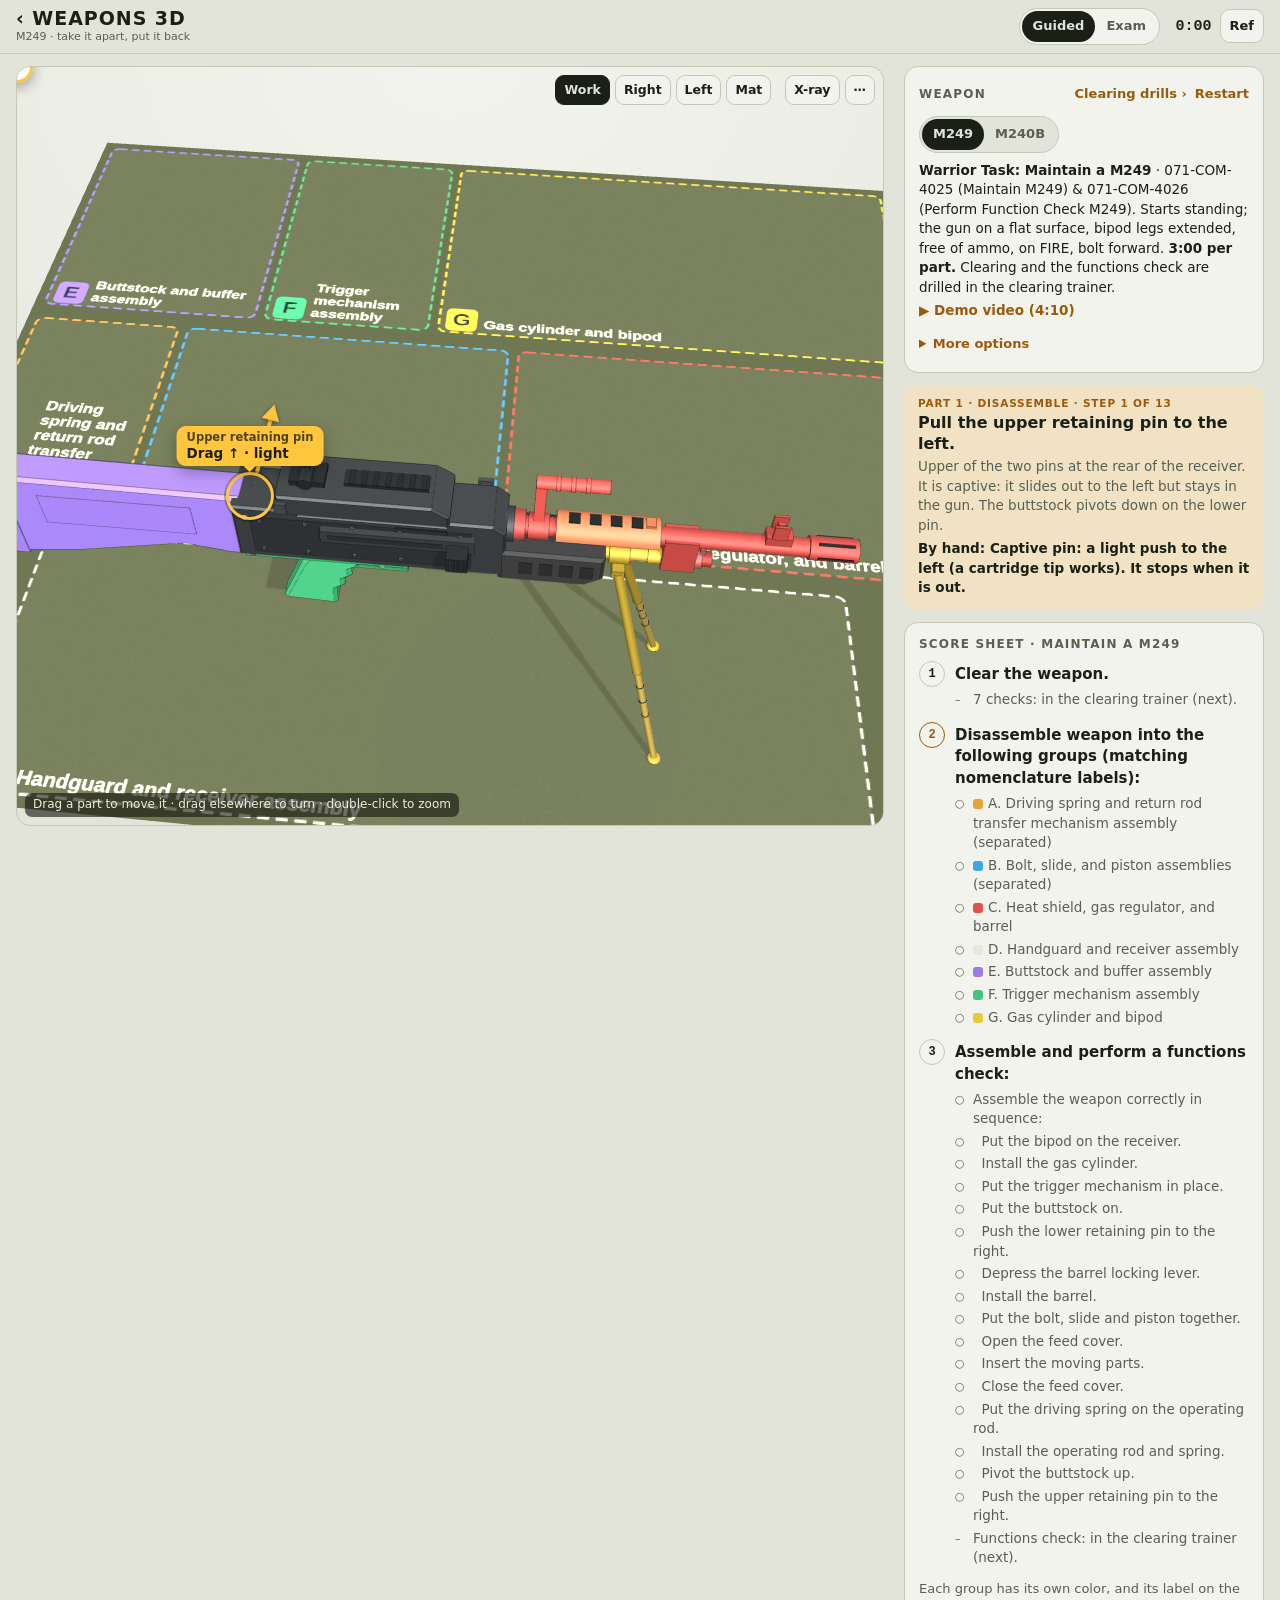
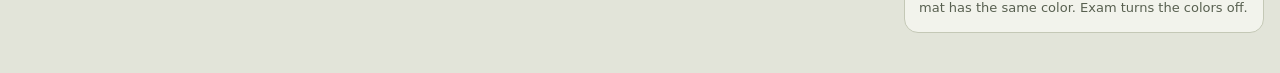
<file: weapons/index.html>
<!doctype html>
<html lang="en">
<head>
<meta charset="utf-8">
<meta name="viewport" content="width=device-width, initial-scale=1, viewport-fit=cover">
<style>:root{padding-top:env(safe-area-inset-top,0px);padding-bottom:env(safe-area-inset-bottom,0px)}body{margin:0}[hidden]{display:none!important}</style>
<title>Weapons 3D Trainer</title>
<style>
/* M249 and M240 take-apart / put-together in 3D. Steps and labels follow the class score sheets
   ("Warrior Task: Maintain a M249" and "Maintain an M240"); how each part comes off follows FM 3-22.68. */
:root {
  --bg: #e2e4d9; --surface: #f2f3ec; --ink: #1b2016; --muted: #586050; --line: #c4c8b6;
  --accent: #9a5a0c; --accent-soft: #f1e2c4; --go: #2b6a2e; --go-soft: #d6e8d0; --nogo: #a8291d; --nogo-soft: #f3d7d1;
  --scrim: rgba(16, 20, 12, .5); --hint: #ffc53d;
  --ui: system-ui, -apple-system, "Segoe UI", Roboto, "Helvetica Neue", Arial, sans-serif;
  --stencil: "DIN Condensed", "DIN Alternate", "Arial Narrow", "Roboto Condensed", system-ui, sans-serif;
  --mono: ui-monospace, "SF Mono", Menlo, Consolas, "Liberation Mono", monospace;
}
@media (prefers-color-scheme: dark) {
  :root:not([data-theme="light"]) { --bg: #11140d; --surface: #1a1e15; --ink: #e2e6d6; --muted: #98a08b; --line: #2f3528; --accent: #e6a640; --accent-soft: #33280f; --go: #82c784; --go-soft: #1c2c1b; --nogo: #f08b7d; --nogo-soft: #3b1d18; --scrim: rgba(0, 0, 0, .6); color-scheme: dark; }
}
:root[data-theme="dark"] { --bg: #11140d; --surface: #1a1e15; --ink: #e2e6d6; --muted: #98a08b; --line: #2f3528; --accent: #e6a640; --accent-soft: #33280f; --go: #82c784; --go-soft: #1c2c1b; --nogo: #f08b7d; --nogo-soft: #3b1d18; --scrim: rgba(0, 0, 0, .6); color-scheme: dark; }
* { box-sizing: border-box; }
html { -webkit-text-size-adjust: 100%; }
body { background: var(--bg); color: var(--ink); font: 15px/1.45 var(--ui); }
body.locked { overflow: hidden; }
button { font: inherit; color: inherit; touch-action: manipulation; }
button:focus-visible { outline: 2px solid var(--accent); outline-offset: 2px; }
h2 { margin: 0 0 10px; font: 700 12px/1.2 var(--ui); letter-spacing: .1em; text-transform: uppercase; color: var(--muted); }
.muted { color: var(--muted); }
.lbl { display: block; font: 600 10.5px/1.2 var(--ui); letter-spacing: .08em; text-transform: uppercase; color: var(--muted); }

/* header */
.top-bar { position: sticky; top: env(safe-area-inset-top, 0px); z-index: 20; display: flex; align-items: center; gap: 8px; padding-block: 8px; padding-left: max(16px, env(safe-area-inset-left, 0px)); padding-right: max(16px, env(safe-area-inset-right, 0px)); background: var(--bg); border-bottom: 1px solid var(--line); }
.brand { margin-right: auto; color: inherit; text-decoration: none; font: 700 19px/1 var(--stencil); letter-spacing: .05em; text-transform: uppercase; white-space: nowrap; }
.brand small { display: block; margin-top: 3px; font: 500 11px/1.1 var(--ui); letter-spacing: 0; text-transform: none; color: var(--muted); }
.seg { display: inline-flex; flex-wrap: wrap; padding: 2px; border: 1px solid var(--line); border-radius: 999px; background: var(--surface); }
.seg button { padding: 6px 11px; border: 0; border-radius: 999px; background: none; font-size: 13px; font-weight: 650; color: var(--muted); cursor: pointer; }
.seg button[aria-pressed="true"] { background: var(--ink); color: var(--bg); }
.clock { min-width: 2.9em; text-align: right; font: 700 15px/1 var(--mono); font-variant-numeric: tabular-nums; }
.clock.warn { color: var(--nogo); }
.ibtn { display: inline-grid; place-items: center; height: 34px; min-width: 34px; padding: 0 9px; border: 1px solid var(--line); border-radius: 10px; background: var(--surface); font-size: 13px; font-weight: 650; cursor: pointer; }
.ibtn:disabled { opacity: .4; cursor: default; }
@media (max-width: 440px) { .brand small { display: none; } .seg button { padding: 6px 9px; } }
@media (max-width: 360px) { .brand { display: none; } .top-bar .seg { margin-right: auto; } }

/* page layout: the 3D stage is the big thing; on a computer the cards sit beside it */
.wrap { display: grid; gap: 12px; max-width: 1400px; margin: 0 auto; padding-block: 12px 40px; padding-left: max(16px, env(safe-area-inset-left, 0px)); padding-right: max(16px, env(safe-area-inset-right, 0px)); grid-template-columns: minmax(0, 1fr); grid-template-areas: "stage" "coach" "task" "score"; }   /* phones: the gun first */
#task { grid-area: task; } #coach { grid-area: coach; } .scol { grid-area: stage; min-width: 0; } #scoreCard { grid-area: score; }
@media (min-width: 960px) {
  .wrap { grid-template-columns: minmax(0, 1fr) 360px; grid-template-rows: auto auto 1fr; grid-template-areas: "stage task" "stage coach" "stage score"; column-gap: 20px; align-items: start; }
  .scol { position: sticky; top: calc(env(safe-area-inset-top, 0px) + 64px); }
  .stage { height: calc(100vh - 140px) !important; min-height: 460px; }
}
.card { min-width: 0; padding: 14px; border: 1px solid var(--line); border-radius: 14px; background: var(--surface); }
.taskh { display: flex; align-items: baseline; gap: 8px; margin-bottom: 8px; }
.taskh h2 { margin: 0 auto 0 0; }
.linkbtn { padding: 4px 0; border: 0; background: none; color: var(--accent); font-size: 13px; font-weight: 650; cursor: pointer; }
.tline { margin: 8px 0 10px; font-size: 13.5px; }
.vlink { display: inline-block; margin-top: 4px; color: var(--accent); font-weight: 700; text-decoration: none; }
.card .seg { background: var(--bg); }
.coach { min-width: 0; padding: 12px 14px; border-radius: 14px; background: var(--accent-soft); }
.coach .lbl { color: var(--accent); }
.coach .do { margin-top: 4px; font-size: 16px; font-weight: 700; line-height: 1.3; }
.coach .how { margin-top: 2px; font-size: 13.5px; color: var(--muted); }
.coach .feel { margin-top: 4px; font-size: 13.5px; font-weight: 600; }
.coach .feel:empty { display: none; }
.coach.shake { animation: nope .4s ease-in-out; }
.coach.ok { animation: okflash .7s ease-out; }
@keyframes okflash { from { background: var(--go-soft); box-shadow: 0 0 0 2px var(--go); } }
@keyframes nope { 20%, 60% { translate: -4px 0; } 40%, 80% { translate: 4px 0; } }

/* 3D stage */
.stage { position: relative; height: clamp(380px, 72vh, 680px); overflow: hidden; border: 1px solid var(--line); border-radius: 14px; background: radial-gradient(130% 100% at 50% 0%, var(--surface), var(--bg)); user-select: none; -webkit-user-select: none; -webkit-touch-callout: none; }
.stage canvas { display: block; width: 100%; height: 100%; touch-action: none; outline: none; }
.tools { position: absolute; top: 8px; right: 8px; pointer-events: none; display: flex; flex-wrap: wrap; justify-content: flex-end; gap: 5px; max-width: calc(100% - 16px); }
.tools button { pointer-events: auto; padding: 5px 8px; border: 1px solid var(--line); border-radius: 9px; background: var(--surface); font-size: 12.5px; font-weight: 650; cursor: pointer; }
.tools button[aria-pressed="true"] { border-color: var(--ink); background: var(--ink); color: var(--bg); }
.tools .gap { width: 4px; }
.tools .more { display: contents; }
.sdo { position: absolute; left: 8px; bottom: 36px; z-index: 2; max-width: min(78%, 520px); padding: 7px 10px; border-radius: 10px; background: var(--accent-soft); font-size: 13.5px; font-weight: 700; line-height: 1.25; pointer-events: none; box-shadow: 0 4px 14px rgba(0,0,0,.15); }
.sdo:empty { display: none; }
@media (min-width: 960px) { .sdo:not(.ex) { display: none; } }
.sthint { position: absolute; left: 8px; bottom: 8px; max-width: calc(100% - 16px); overflow: hidden; padding: 3px 8px; border-radius: 7px; background: rgba(20, 23, 16, .62); color: #eeecdc; font-size: 12px; white-space: nowrap; text-overflow: ellipsis; pointer-events: none; }
.tip { position: absolute; z-index: 3; pointer-events: none; padding: 4px 8px; border-radius: 8px; background: var(--ink); color: var(--bg); font-size: 12.5px; font-weight: 600; white-space: nowrap; transform: translate(12px, 12px); }
.names { position: absolute; inset: 0; z-index: 1; overflow: hidden; pointer-events: none; }
.nm { position: absolute; left: 0; top: 0; padding: 2px 6px; border-left: 3px solid var(--c, #ddd); border-radius: 5px; background: rgba(18, 20, 14, .8); color: #f4f2e4; font-size: 11.5px; font-weight: 650; white-space: nowrap; }
.loading { position: absolute; inset: 0; display: grid; place-items: center; padding: 16px; color: var(--muted); text-align: center; }
.call { position: absolute; left: 0; top: 0; z-index: 3; width: 0; height: 0; pointer-events: none; }
.call .ring { position: absolute; left: -24px; top: -24px; width: 48px; height: 48px; border: 3px solid var(--hint); border-radius: 50%; box-shadow: 0 0 0 2px rgba(0,0,0,.25); animation: ring 1.15s ease-out infinite; }
.call .lab { position: absolute; left: 0; bottom: 30px; padding: 5px 10px; border-radius: 9px; background: var(--hint); color: #1b2016; font: 800 13.5px/1.2 var(--ui); white-space: nowrap; transform: translateX(-50%); box-shadow: 0 6px 16px rgba(0,0,0,.3); }
.call .lab small { display: block; font-size: 11.5px; font-weight: 650; opacity: .78; }
.call .lab::after { content: ""; position: absolute; left: 50%; top: 100%; margin-left: -6px; border: 6px solid transparent; border-top-color: var(--hint); }
@keyframes ring { from { transform: scale(.55); opacity: 1; } to { transform: scale(1.35); opacity: .15; } }
body.demo .call { display: none; }
/* hands-on: the direction arrow, and the force note beside the finger */
.arr { position: absolute; inset: 0; z-index: 2; width: 100%; height: 100%; pointer-events: none; overflow: visible; }
.arr path { fill: none; stroke: var(--hint); stroke-width: 4; stroke-linecap: round; stroke-dasharray: 9 7; animation: dash 1s linear infinite; filter: drop-shadow(0 1px 2px rgba(0,0,0,.45)); }
.arr .head { fill: var(--hint); stroke: none; animation: none; }
@keyframes dash { to { stroke-dashoffset: -32; } }
.force { position: absolute; left: 0; top: 0; z-index: 4; max-width: 240px; padding: 6px 9px; border-radius: 10px; background: rgba(20, 23, 16, .88); color: #f1efe0; font: 600 12.5px/1.3 var(--ui); pointer-events: none; box-shadow: 0 6px 18px rgba(0,0,0,.3); }
.force b { display: inline-block; margin-right: 6px; padding: 1px 7px; border-radius: 999px; background: var(--fc, #7fe0a4); color: #16190f; font-size: 11.5px; letter-spacing: .04em; text-transform: uppercase; }
.force .bar { height: 4px; margin-top: 5px; border-radius: 2px; background: rgba(255,255,255,.18); overflow: hidden; }
.force .bar i { display: block; height: 100%; width: 0; background: var(--fc, #7fe0a4); }
.stage.grab canvas { cursor: grab; }
.stage.grabbing canvas { cursor: grabbing; }
.hnote { margin: 6px 0 0; font-size: 12.5px; color: var(--muted); }
/* secondary choices stay folded until wanted */
.opts summary, .more-x summary { padding: 4px 0; color: var(--accent); font-size: 13px; font-weight: 650; cursor: pointer; }
.opts[open] summary { margin-bottom: 6px; }
.opts .seg + .seg { margin-top: 8px; }
/* Guided: after a few idle seconds a finger shows the move once, then again */
.finger { position: absolute; left: 0; top: 0; z-index: 3; width: 0; height: 0; pointer-events: none; }
.finger i { position: absolute; left: -16px; top: -16px; width: 32px; height: 32px; border: 3px solid var(--hint); border-radius: 50%; background: rgba(255,255,255,.85); box-shadow: 0 4px 14px rgba(0,0,0,.35); animation: fdrag 2.3s ease-in-out infinite; }
.finger.press i { animation: fpress 1.3s ease-in-out infinite; }
@keyframes fdrag { 0% { transform: translate(var(--x0), var(--y0)) scale(1.3); opacity: 0; } 14% { transform: translate(var(--x0), var(--y0)) scale(.85); opacity: 1; } 72% { transform: translate(var(--x1), var(--y1)) scale(.85); opacity: 1; } 88%, 100% { transform: translate(var(--x1), var(--y1)) scale(1.25); opacity: 0; } }
@keyframes fpress { 0%, 100% { transform: translate(var(--x0), var(--y0)) scale(1.25); opacity: .45; } 35%, 75% { transform: translate(var(--x0), var(--y0)) scale(.8); opacity: 1; } }
@media (prefers-reduced-motion: reduce) { .arr path { animation: none; } .finger i { animation: none; transform: translate(var(--x0), var(--y0)); } .coach.ok { animation: none; } }
/* phones held sideways: the gun fills the screen height (iPhone Safari has no full screen for a page) */
@media (orientation: landscape) and (max-height: 520px) {
  .top-bar { padding-block: 4px; }
  .brand small { display: none; }
  .wrap { padding-top: 8px; }
  .stage { height: calc(100vh - 58px); height: calc(100dvh - 58px); min-height: 240px; }
}
.readybar { display: flex; margin-top: 10px; }
.readybar .btn { flex: 1; margin: 0; padding: 12px; font-size: 15px; }

/* score sheet */
.score { display: grid; gap: 12px; margin: 0; padding: 0; list-style: none; }
.m { display: grid; grid-template-columns: 26px minmax(0, 1fr); gap: 10px; }
.num { display: grid; place-items: center; width: 26px; height: 26px; border: 1.5px solid var(--line); border-radius: 50%; font: 700 12px/1 var(--mono); }
.m.cur .num { border-color: var(--accent); color: var(--accent); }
.m.done .num { border-color: var(--go); background: var(--go); color: var(--surface); }
.mt { padding-top: 3px; font-weight: 650; }
.subs { display: grid; gap: 3px; margin: 4px 0 0; padding: 0; list-style: none; font-size: 13.5px; color: var(--muted); }
.subs li { position: relative; padding-left: 18px; }
.subs li::before { content: "○"; position: absolute; left: 0; font-size: 11px; line-height: 1.75; }
.subs li.ok { color: var(--ink); }
.subs li.ok::before { content: "✓"; color: var(--go); font-size: 13px; font-weight: 700; line-height: 1.45; }
.subs li.now { color: var(--ink); font-weight: 650; }
.subs li.now::before { content: "▸"; color: var(--accent); font-size: 13px; line-height: 1.45; }
.subs li.na::before { content: "–"; }
.sw { display: inline-block; width: 10px; height: 10px; margin-right: 5px; border-radius: 3px; vertical-align: -1px; background: var(--c); }
.scnote { margin: 12px 0 0; font-size: 13px; }

/* buttons and modals */
.txrow { display: flex; flex-wrap: wrap; gap: 8px; }
.btn { padding: 10px 14px; border: 1px solid var(--line); border-radius: 11px; background: var(--bg); font-weight: 650; cursor: pointer; }
.btn.primary { margin-left: auto; border-color: var(--ink); background: var(--ink); color: var(--bg); }
.modal { position: fixed; inset: 0; z-index: 50; display: flex; align-items: flex-start; justify-content: center; overflow: auto; padding: calc(env(safe-area-inset-top, 0px) + 16px) max(16px, env(safe-area-inset-right, 0px)) calc(env(safe-area-inset-bottom, 0px) + 16px) max(16px, env(safe-area-inset-left, 0px)); background: var(--scrim); }
.mcard { position: relative; width: 100%; max-width: 760px; margin: auto 0; padding: 18px; border-radius: 16px; background: var(--surface); }
.mcard h2 { padding-right: 48px; }
.mcard h3 { margin: 18px 0 6px; font-size: 15px; }
.mcard .x { position: absolute; right: 12px; top: 12px; }
.mcard p, .mcard li { font-size: 14px; }
.mcard ol, .mcard ul { margin: 6px 0; padding-left: 20px; }
.tbl { overflow-x: auto; }
.tbl table { width: 100%; border-collapse: collapse; font-size: 13.5px; }
.tbl th, .tbl td { padding: 6px 8px; border-bottom: 1px solid var(--line); text-align: left; vertical-align: top; }
.tbl th { font-size: 11px; letter-spacing: .08em; text-transform: uppercase; color: var(--muted); }
td.go { color: var(--go); font-weight: 700; }
td.nogo { color: var(--nogo); font-weight: 700; }
.fb { margin: 6px 0 0; padding-left: 18px; color: var(--nogo); font-size: 13.5px; }
.verdict { display: inline-block; padding: 4px 12px; border-radius: 999px; font: 700 15px var(--mono); }
.verdict.go { background: var(--go-soft); color: var(--go); }
.verdict.nogo { background: var(--nogo-soft); color: var(--nogo); }
.toast { position: fixed; left: 50%; bottom: calc(16px + env(safe-area-inset-bottom, 0px)); z-index: 45; pointer-events: none; width: max-content; max-width: min(92vw, 520px); padding: 12px 16px; border-radius: 14px; background: var(--ink); color: var(--bg); font-size: 15px; line-height: 1.35; box-shadow: 0 10px 30px rgba(0,0,0,.35); transform: translateX(-50%); }
.toast b { color: var(--hint); }
.toast.pop { animation: pop .25s ease-out; }
@keyframes pop { from { opacity: 0; transform: translate(-50%, 10px); } to { opacity: 1; transform: translate(-50%, 0); } }
/* NO-GO twice: recycled to Charlie Company */
.modal.charlie { align-items: center; background: rgba(12, 14, 8, .82); }
.ccard { position: relative; width: 100%; max-width: 460px; margin: auto 0; padding: 20px 18px 18px; overflow: hidden; border-radius: 18px; text-align: center; color: #f1efe0; background: radial-gradient(120% 90% at 50% 0%, #3d4628, #1c2112 70%); box-shadow: 0 20px 60px rgba(0,0,0,.5); }
.ccard .eyebrow { font: 700 11px/1 var(--ui); letter-spacing: .16em; text-transform: uppercase; color: #c9c7a4; }
.guidon { display: block; width: 180px; max-width: 60%; height: auto; margin: 10px auto 0; overflow: visible; }
.guidon .flag { transform-origin: 14px 56px; animation: wave 2.4s ease-in-out infinite; }
@keyframes wave { 0%, 100% { transform: skewY(0deg) scaleX(1); } 50% { transform: skewY(-4deg) scaleX(.96); } }
.ccard h2.ct { margin: 6px 0 2px; font: 800 30px/1.05 var(--stencil); letter-spacing: .04em; text-transform: uppercase; color: #fff; text-wrap: balance; }
.ccard p { margin: 6px 0 0; font-size: 14.5px; color: #dcdac6; }
.ccard .orders { margin: 12px auto 0; max-width: 34ch; padding: 10px 12px; border: 1px dashed rgba(241,239,224,.35); border-radius: 10px; font: 600 12.5px/1.5 var(--mono); color: #e9e7d4; text-align: left; }
.stamp { position: absolute; right: 12px; top: 52px; padding: 4px 10px; border: 4px solid #e2432f; border-radius: 8px; color: #e2432f; font: 900 28px/1 var(--stencil); letter-spacing: .08em; transform: rotate(-14deg); opacity: .92; animation: slam .5s cubic-bezier(.2, 1.6, .4, 1) .25s both; }
@keyframes slam { from { transform: rotate(-14deg) scale(2.6); opacity: 0; } to { transform: rotate(-14deg) scale(1); opacity: .92; } }
.ccard .txrow { justify-content: center; margin-top: 16px; }
.ccard .btn { border-color: rgba(255,255,255,.25); background: rgba(255,255,255,.08); color: #f1efe0; }
.ccard .btn.primary { margin-left: 0; border-color: #e2432f; background: #e2432f; color: #fff; }
@media (prefers-reduced-motion: reduce) { .guidon .flag, .stamp, .coach.shake, .toast.pop { animation: none; } }

/* demo-video layout (?demo): only the stage, with a caption bar */
body.demo .top-bar, body.demo #task, body.demo #coach, body.demo #scoreCard, body.demo .tools, body.demo .sthint, body.demo .sdo, body.demo .readybar, body.demo .finger { display: none !important; }
body.demo .wrap { display: block; max-width: none; padding: 0; }
body.demo .stage { height: 100vh !important; border: 0; border-radius: 0; background: radial-gradient(120% 100% at 50% 0%, #f4f5ee, #d9dccd); }
.cap { position: absolute; left: 50%; bottom: 34px; z-index: 4; width: min(88%, 1500px); padding: 18px 26px 20px; border-radius: 18px; background: rgba(20, 23, 16, .86); color: #f5f3e6; transform: translateX(-50%); box-shadow: 0 12px 40px rgba(0,0,0,.3); }
.cap .k { font: 700 22px/1.2 var(--ui); letter-spacing: .08em; text-transform: uppercase; color: #f0c25e; }
.cap .t { margin-top: 6px; font: 800 44px/1.15 var(--ui); }
.cap .h { margin-top: 8px; font: 500 27px/1.3 var(--ui); color: #d8d6c4; }
.title { position: absolute; inset: 0; z-index: 5; display: grid; place-content: center; text-align: center; color: #f5f3e6; background: radial-gradient(120% 100% at 50% 20%, #3d4628, #161a0e 75%); }
.title .a { font: 700 30px/1 var(--ui); letter-spacing: .2em; text-transform: uppercase; color: #f0c25e; }
.title .b { margin-top: 18px; font: 800 110px/1 var(--stencil); letter-spacing: .04em; text-transform: uppercase; }
.title .c { margin-top: 22px; font: 500 34px/1.35 var(--ui); color: #dcdac6; }
</style>
<script type="importmap">{ "imports": { "three": "../vendor/three-0.160.0/three.module.js", "three/addons/": "../vendor/three-0.160.0/addons/" } }</script>
</head>
<body>

<header class="top-bar">
  <a class="brand" href="../" title="All Bravo study tools">‹ Weapons 3D<small id="brandSub">take it apart, put it back</small></a>
  <div class="seg" role="group" aria-label="Practice mode">
    <button id="mGuided" aria-pressed="true">Guided</button>
    <button id="mExam" aria-pressed="false">Exam</button>
  </div>
  <div class="clock" id="clock">0:00</div>
  <button class="ibtn" id="btnRef" aria-label="Score sheet and how-to">Ref</button>
</header>

<main class="wrap">
  <section class="card" id="task" aria-label="Weapon">
    <div class="taskh"><h2>Weapon</h2><a class="linkbtn" href="drills/" style="text-decoration:none">Clearing drills ›</a><button class="linkbtn" id="restart">Restart</button></div>
    <div class="seg" role="group" aria-label="Weapon"><button id="wM249" aria-pressed="true">M249</button><button id="wM240" aria-pressed="false">M240B</button></div>
    <p class="tline" id="tline"></p>
    <details class="opts"><summary>More options</summary>
      <div class="seg" role="group" aria-label="Start with" id="startSeg"><button id="stGun" aria-pressed="true">Start assembled</button><button id="stMat" aria-pressed="false">Start with parts on the mat</button></div>
      <div class="seg" role="group" aria-label="How you move the parts"><button id="hOn" aria-pressed="true">Hands-on</button><button id="hOff" aria-pressed="false">Tap</button></div>
      <p class="hnote" id="hNote"></p>
    </details>
  </section>

  <section class="coach" id="coach" aria-live="polite">
    <span class="lbl" id="cStep"></span>
    <div class="do" id="cDo"></div>
    <div class="how" id="cHow"></div>
    <div class="feel" id="cFeel"></div>
  </section>

  <section class="scol" aria-label="3D weapon on the maintenance mat">
    <div class="stage" id="stage">
      <div class="loading" id="loading">Loading the 3D model…<br>(it needs an internet connection the first time)</div>
      <div class="names" id="names"></div>
      <div class="tools">
        <button data-v="work" aria-pressed="true">Work</button><button data-v="right" aria-pressed="false">Right</button><button data-v="left" aria-pressed="false">Left</button><button data-v="mat" aria-pressed="false">Mat</button>
        <span class="gap"></span>
        <button id="tXray" aria-pressed="false">X-ray</button><button id="tMore" aria-expanded="false" aria-label="More tools">⋯</button>
        <span class="more" id="toolsMore" hidden><button id="tColors" aria-pressed="true">Colors</button><button id="tNames" aria-pressed="false">Names</button><button id="tSound" aria-pressed="true">Sound</button></span>
      </div>
      <svg class="arr" id="arr" hidden><path id="arrLine" d=""/><path class="head" id="arrHead" d=""/></svg>
      <div class="call" id="call" hidden><div class="ring"></div><div class="lab" id="callLab"></div></div>
      <div class="finger" id="finger" hidden><i></i></div>
      <div class="force" id="force" hidden></div>
      <div class="sdo" id="sdo"></div>
      <div class="sthint" id="sthint"></div>
      <div class="tip" id="tip" hidden></div>
    </div>
    <div class="readybar" id="endBar" hidden><button class="btn" id="endExam">End exam and grade now</button></div>
  </section>

  <section class="card" id="scoreCard" aria-label="Score sheet">
    <h2 id="scoreT"></h2>
    <ol class="score" id="score"></ol>
    <p class="scnote muted">Each group has its own color, and its label on the mat has the same color. Exam turns the colors off.</p>
  </section>
</main>

<div class="toast" id="toast" role="status" aria-live="assertive" hidden></div>

<div class="modal" id="mIntro" hidden>
  <div class="mcard" role="dialog" aria-modal="true" aria-labelledby="exT">
    <h2 id="exT">Exam mode</h2>
    <ul id="exList"></ul>
    <details class="more-x"><summary>More about the exam</summary><ul id="exMore"></ul></details>
    <div class="txrow"><button class="btn" id="exBack">Back to Guided</button><button class="btn primary" id="exStart">Start part 1</button></div>
  </div>
</div>

<div class="modal" id="mMid" hidden>
  <div class="mcard" role="dialog" aria-modal="true" aria-labelledby="midT">
    <h2 id="midT">Part 1 done</h2>
    <div id="midBody"></div>
    <div class="txrow" style="margin-top:14px"><button class="btn primary" id="midGo">Start part 2: assemble</button></div>
  </div>
</div>

<div class="modal" id="mRes" hidden>
  <div class="mcard" role="dialog" aria-modal="true" aria-labelledby="resT">
    <h2 id="resT">Exam result</h2>
    <div id="resBody"></div>
    <div class="txrow" style="margin-top:14px" id="resBtns"></div>
  </div>
</div>

<div class="modal charlie" id="mCharlie" hidden>
  <div class="ccard" role="dialog" aria-modal="true" aria-labelledby="chT">
    <div class="eyebrow">Double failure · 0 / 20 pts</div>
    <svg class="guidon" viewBox="0 0 200 112" aria-hidden="true">
      <rect x="8" y="4" width="6" height="106" rx="3" fill="#8a6a3c"/>
      <circle cx="11" cy="6" r="6" fill="#d4b13c"/>
      <g class="flag">
        <path d="M14 12 H192 L158 54 L192 96 H14 Z" fill="#b3261e"/>
        <path d="M14 12 H192 L158 54 L192 96 H14 Z" fill="none" stroke="#ffffff" stroke-opacity=".2" stroke-width="2"/>
        <text x="84" y="74" text-anchor="middle" font-family="DIN Condensed, Arial Narrow, Arial, sans-serif" font-weight="800" font-size="56" fill="#ffffff">C</text>
      </g>
    </svg>
    <div class="stamp" aria-hidden="true">NO-GO</div>
    <h2 class="ct" id="chT">Welcome to Charlie Company!</h2>
    <p id="chStats"></p>
    <div class="orders" id="chOrders"></div>
    <div class="txrow"><button class="btn" id="chWhy">See what went wrong</button><button class="btn primary" id="chRetry">Recycle: start over</button></div>
  </div>
</div>

<div class="modal" id="mRef" hidden>
  <div class="mcard" role="dialog" aria-modal="true" aria-labelledby="refT">
    <h2 id="refT">Score sheet and how-to</h2>
    <button class="btn x" data-close="mRef" aria-label="Close">✕</button>
    <div id="refBody"></div>
  </div>
</div>

<script type="module">
import * as THREE from 'three';
import { OrbitControls } from 'three/addons/controls/OrbitControls.js';
import { RoomEnvironment } from 'three/addons/environments/RoomEnvironment.js';

const $ = (s, r = document) => r.querySelector(s);
const $$ = (s, r = document) => [...r.querySelectorAll(s)];
const esc = s => String(s).replace(/[&<>"']/g, c => ({ '&': '&amp;', '<': '&lt;', '>': '&gt;', '"': '&quot;', "'": '&#39;' }[c]));
const pad = (n, w) => String(n).padStart(w, '0');
const mmss = s => `${Math.floor(s / 60)}:${pad(Math.floor(s % 60), 2)}`;
const V = (x, y, z) => new THREE.Vector3(x, y, z);
const qAxis = (ax, a) => new THREE.Quaternion().setFromAxisAngle(ax === 'x' ? V(1, 0, 0) : ax === 'y' ? V(0, 1, 0) : V(0, 0, 1), a);
const hex = n => '#' + n.toString(16).padStart(6, '0');
const DEMO = new URLSearchParams(location.search).has('demo');

/* ---------- scene (units: cm; x toward the muzzle, y up, z to the gun's right) ---------- */
const stage = $('#stage');
const renderer = new THREE.WebGLRenderer({ antialias: true, alpha: true, preserveDrawingBuffer: DEMO });
renderer.setPixelRatio(DEMO ? 1 : Math.min(2, devicePixelRatio));
renderer.shadowMap.enabled = true;
renderer.shadowMap.type = THREE.PCFSoftShadowMap;
stage.prepend(renderer.domElement);
$('#loading').remove();
const scene = new THREE.Scene();
scene.environment = new THREE.PMREMGenerator(renderer).fromScene(new RoomEnvironment(), .04).texture;
scene.environmentIntensity = .75;
const camera = new THREE.PerspectiveCamera(34, 1, 1, 3000);
const controls = new OrbitControls(camera, renderer.domElement);
controls.enableDamping = true; controls.dampingFactor = .09;
controls.minDistance = 20; controls.maxDistance = 700; controls.maxPolarAngle = 1.5;
scene.add(new THREE.HemisphereLight(0xffffff, 0x3a3d2c, 1.05));
const sun = new THREE.DirectionalLight(0xffffff, 2.3);
sun.position.set(70, 190, 130); sun.castShadow = true;
sun.shadow.mapSize.set(2048, 2048);
Object.assign(sun.shadow.camera, { left: -125, right: 125, top: 125, bottom: -125, near: 10, far: 520 });
sun.shadow.bias = -.0004;
scene.add(sun, sun.target);
const fill = new THREE.DirectionalLight(0xffffff, .7); fill.position.set(-140, 70, -40); scene.add(fill);
const root = new THREE.Group(); scene.add(root);

/* ---------- materials: the real finish, plus a color per group so the parts can be told apart ---------- */
const std = (color, metalness, roughness, extra = {}) => new THREE.MeshStandardMaterial({ color, metalness, roughness, ...extra });
const MAT = {
  recv: std(0x3e4245, .5, .5), metal: std(0x2e3134, .6, .45), plate: std(0x34383b, .55, .5), gas: std(0x4b4f53, .6, .42),
  steel: std(0x9ca1a6, .85, .3), steel2: std(0x70757a, .8, .36),
  poly: std(0x232425, 0, .8), stock: std(0x29292a, 0, .78), shield: std(0x202122, .15, .65, { side: THREE.DoubleSide }),
  rubber: std(0x141515, 0, .95), spring: std(0xb5babf, .9, .28), pin: std(0xb0b5ba, .85, .28), red: std(0xd23a2e, .1, .55),
  hole: std(0x070808, 0, 1), white: std(0xe8e8e2, .1, .6), brass: std(0xb98e3e, .8, .35),
};
const HIT = new THREE.MeshBasicMaterial({ visible: false });
const EDGE = new THREE.LineBasicMaterial({ color: 0x000000, transparent: true, opacity: .32 });
const cache = new Map();
const cached = (key, make) => { let m = cache.get(key); if (!m) { m = make(); cache.set(key, m); } return m; };
const tinted = (m, t) => m === MAT.hole ? m : cached(`t${m.uuid}${t}`, () => { const c = m.clone(); c.color = m.color.clone().lerp(new THREE.Color(t), .78); c.metalness = Math.min(m.metalness, .35); c.roughness = .5; return c; });
const xray = m => cached(`x${m.uuid}`, () => { const c = m.clone(); c.transparent = true; c.opacity = .2; c.depthWrite = false; return c; });
const variant = (m, kind) => cached(`${kind}${m.uuid}`, () => { const c = m.clone(); c.emissive = new THREE.Color(kind === 'hi' ? 0xffb020 : 0xe2432f); c.emissiveIntensity = kind === 'hi' ? .4 : .7; return c; });

/* ---------- geometry helpers ---------- */
function mesh(geo, mat, p, x = 0, y = 0, z = 0, edges = true) {
  const m = new THREE.Mesh(geo, mat);
  m.position.set(x, y, z); m.castShadow = m.receiveShadow = true;
  if (edges) { const e = new THREE.LineSegments(new THREE.EdgesGeometry(geo, 30), EDGE); e.raycast = () => {}; m.add(e); }
  p.add(m); return m;
}
const box = (p, mat, x0, x1, y0, y1, z0, z1) => mesh(new THREE.BoxGeometry(x1 - x0, y1 - y0, z1 - z0), mat, p, (x0 + x1) / 2, (y0 + y1) / 2, (z0 + z1) / 2);
function cylX(p, mat, x0, x1, r, y, z, seg = 24, r1) { const g = new THREE.CylinderGeometry(r1 ?? r, r, x1 - x0, seg); g.rotateZ(-Math.PI / 2); return mesh(g, mat, p, (x0 + x1) / 2, y, z); }
function cylZ(p, mat, z0, z1, r, x, y, seg = 16) { const g = new THREE.CylinderGeometry(r, r, z1 - z0, seg); g.rotateX(Math.PI / 2); return mesh(g, mat, p, x, y, (z0 + z1) / 2); }
const cylY = (p, mat, x, y, z, r, h, seg = 16) => mesh(new THREE.CylinderGeometry(r, r, h, seg), mat, p, x, y, z);
function prof(p, mat, pts, z0, z1, bev = .35) {
  const s = new THREE.Shape(); s.moveTo(...pts[0]); pts.slice(1).forEach(q => s.lineTo(...q));
  const g = new THREE.ExtrudeGeometry(s, { depth: Math.max(.05, z1 - z0 - 2 * bev), bevelEnabled: bev > 0, bevelThickness: bev, bevelSize: bev, bevelSegments: 1, curveSegments: 6 });
  g.translate(0, 0, z0 + bev);
  return mesh(g, mat, p);
}
function rod(p, mat, a, b, r) {
  const d = b.clone().sub(a), m = mesh(new THREE.CylinderGeometry(r, r, d.length(), 14), mat, p, (a.x + b.x) / 2, (a.y + b.y) / 2, (a.z + b.z) / 2);
  m.quaternion.setFromUnitVectors(V(0, 1, 0), d.normalize()); return m;
}
function halfPipe(p, mat, x0, x1, r, y) { const g = new THREE.CylinderGeometry(r, r, x1 - x0, 22, 1, true, Math.PI, Math.PI); g.rotateZ(-Math.PI / 2); return mesh(g, mat, p, (x0 + x1) / 2, y, 0); }
class Helix extends THREE.Curve {
  constructor(len, r, turns) { super(); Object.assign(this, { len, r, turns }); }
  getPoint(t, v = new THREE.Vector3()) { const a = t * this.turns * Math.PI * 2; return v.set(t * this.len, Math.cos(a) * this.r, Math.sin(a) * this.r); }
}
function coil(p, x0, x1, r, turns, y, z, wire = .13) { const g = new THREE.TubeGeometry(new Helix(x1 - x0, r, turns), turns * 14, wire, 5); g.translate(x0, y, z); return mesh(g, MAT.spring, p, 0, 0, 0, false); }
const shell = m => { m.userData.shell = true; return m; };
/* the right hand on the charging handle, palm up, fingers hooked around its front ("Pull and hold, with palm up, charging handle
   with right hand"). xf, yb, yt: front, bottom and top of the handle knob; zc: its middle. Not part of the gun: never painted, measured or hit. */
const SKIN = std(0xc58f6a, 0, .72), SLEEVE = std(0x7b785a, 0, .92);
function limb(p, mat, a, b, r) {
  const d = b.clone().sub(a), m = new THREE.Mesh(new THREE.CapsuleGeometry(r, Math.max(.01, d.length()), 4, 10), mat);
  m.position.copy(a).lerp(b, .5); m.quaternion.setFromUnitVectors(V(0, 1, 0), d.normalize()); p.add(m); return m;
}
function hand(ck, xf, yb, yt, zc) {
  const g = new THREE.Group(); g.visible = false; ck.add(g);
  const palm = new THREE.Mesh(new THREE.SphereGeometry(1, 20, 12), SKIN); palm.scale.set(4.4, 1.15, 3.3); palm.position.set(xf - 4.2, yb - 1.4, zc + 1.4); g.add(palm);
  for (const [z, r, k] of [[zc - 1, .62, 1.1], [zc + .4, .72, 1.3], [zc + 1.8, .76, 1.35], [zc + 3.1, .72, 1.25]]) {   // little finger next to the gun, index finger outside
    const a = V(xf - .6, yb - 1.1, z), b = V(xf + 1.1 * k, yb - .4, z), c = V(xf + 1.2, yt - .7, z), d = V(xf + .2, yt + .1, z);
    limb(g, SKIN, a, b, r); limb(g, SKIN, b, c, r); limb(g, SKIN, c, d, r * .92);
  }
  limb(g, SKIN, V(xf - 5.5, yb - 1.3, zc + 4.2), V(xf - 2.2, yb - .7, zc + 5.4), .85);   // thumb: palm up, so it is on the outside
  limb(g, SKIN, V(xf - 2.2, yb - .7, zc + 5.4), V(xf - .2, yb - .5, zc + 5.6), .75);
  limb(g, SKIN, V(xf - 8, yb - 1.4, zc + 1.6), V(xf - 11, yb - 2, zc + 3), 2);          // wrist
  limb(g, SLEEVE, V(xf - 11, yb - 2, zc + 3), V(xf - 23, yb - 4, zc + 8.5), 2.9);      // sleeve
  g.traverse(m => { if (m.isMesh) { m.castShadow = true; m.userData.proxy = true; m.raycast = () => {}; } });
  return g;
}
/* an invisible, larger shape around a small part so a finger can hit it */
function hitbox(p, x0, x1, y0, y1, z0, z1) { const m = new THREE.Mesh(new THREE.BoxGeometry(x1 - x0, y1 - y0, z1 - z0), HIT); m.position.set((x0 + x1) / 2, (y0 + y1) / 2, (z0 + z1) / 2); m.userData.proxy = true; p.add(m); return m; }
const rivets = (p, xs, ys, z) => xs.forEach(x => ys.forEach(y => cylZ(p, MAT.steel2, z - .14, z + .14, .26, x, y, 10)));
/* small blocks spaced around the bore axis (locking lugs, flash-suppressor slots) */
function around(p, mat, x0, x1, y, r0, r1, w, n, phase = 0) {
  for (let i = 0; i < n; i++) { const g = new THREE.Group(); g.position.set(0, y, 0); g.rotation.x = phase + i * Math.PI * 2 / n; p.add(g); box(g, mat, x0, x1, -w / 2, w / 2, r0, r1); }
}
/* a part you can pick (it moves as one), and a sub-item that can be separated from it */
function part(parent, pick, name, tint, x = 0, y = 0, z = 0) { const g = new THREE.Group(); g.position.set(x, y, z); g.userData = { pick, name, tint }; parent.add(g); return g; }
function sub(parent, name, pick, tint) { const g = new THREE.Group(); g.userData = { pick: pick || parent.userData.pick, name, sub: true, tint: tint ?? parent.userData.tint }; parent.add(g); return g; }
function pinPart(rig, id, name, x, y, len, headRight, tint) {
  const g = part(rig, id, name, tint, x, y, 0), s = headRight ? 1 : -1;
  cylZ(g, MAT.pin, -len, len, .36, 0, 0);
  cylZ(g, MAT.pin, s > 0 ? len : -len - .5, s > 0 ? len + .5 : -len, .62, 0, 0);
  hitbox(g, -1.4, 1.4, -1.4, 1.4, -len - 1.5, len + 1.5);
  return g;
}

/* ---------- colors per group (the label on the mat has the same color) ---------- */
const C = { amber: 0xe3a23b, blue: 0x3fa6e6, red: 0xe0534a, violet: 0x9b7be6, green: 0x46c37f, yellow: 0xe9cb3a, teal: 0x2fc2b8, white: 0xe9e7da };

/* ---------- M249 (FM 3-22.68 ch. 1; groups as on the class sheet "Maintain a M249") ---------- */
function buildM249(rig) {
  const P = {}, S = {}, Y = 6.5, G = 2.3;
  const rc = P.receiver = part(rig, 'receiver', 'Receiver', null);
  shell(prof(rc, MAT.recv, [[0, 0], [34, 0], [34, 8.4], [32.6, 9.6], [27, 9.6], [27, 8.9], [8, 8.9], [8, 9.6], [0, 9.6]], -3.4, 3.4, .3));
  for (const s of [-1, 1]) {
    box(rc, MAT.plate, 2, 30, 1, 8.4, s > 0 ? 3.42 : -3.56, s > 0 ? 3.56 : -3.42);
    rivets(rc, [3.2, 9, 15, 21, 28.6], [1.8, 7.6], s * 3.62);
  }
  box(rc, MAT.hole, -.06, .02, .8, 8.8, -2.8, 2.8);
  shell(prof(rc, MAT.recv, [[17, 5.5], [23.4, 5.5], [23.4, -1.6], [17.4, -1.2]], -6.6, -3.3, .25));   // magazine well (left)
  box(rc, MAT.hole, 17.6, 22.8, -1.62, -1.5, -6.2, -3.7);
  box(rc, MAT.steel, 23.2, 24.2, 1.2, 3.4, -5.6, -4.4);                                                  // magazine release tab
  shell(box(rc, MAT.recv, 11, 30.5, 5.4, 7.6, 3.3, 4.4));                                                 // charging handle rail
  box(rc, MAT.hole, 12, 26.5, 6.1, 6.9, 4.38, 4.45);
  box(rc, MAT.plate, 13, 21, -.3, .05, .3, 3.2);                                                          // ejection port cover
  box(rc, MAT.hole, 20.5, 27, 7.1, 8.5, 3.5, 3.58);                                                       // link ejection port
  shell(cylX(rc, MAT.recv, 33, 35.2, 2.3, Y, 0, 28));
  box(rc, MAT.steel2, 2, 4, 3.2, 4.6, -4.1, -3.5); box(rc, MAT.steel2, 2.4, 3.6, 2.8, 5, -4.6, -4.1);        // sling swivel
  const hg = sub(rc, 'Handguard');
  shell(prof(hg, MAT.stock, [[34, -.6], [44.6, -.6], [46.5, .8], [46.5, 4.4], [34, 4.4]], -3.5, 3.5, .45));
  for (const x of [36.2, 38.8, 41.4, 44]) for (const s of [-1, 1]) box(hg, MAT.hole, x, x + 1.6, .8, 3.2, s * 3.52 - .05, s * 3.52 + .05);
  box(hg, MAT.poly, 35, 44.5, -1, -.6, -1.2, 1.2);
  const tr = sub(rc, 'Feed tray');
  box(tr, MAT.plate, 8.6, 26.4, 8.95, 9.45, -3, 3);
  for (const z of [-1.2, 1.2]) box(tr, MAT.steel, 9, 26, 9.45, 9.6, z - .25, z + .25);
  const cv = P.cover = part(rc, 'cover', 'Feed cover', null, 27, 9.6, 0);
  shell(prof(cv, MAT.recv, [[-21, 0], [0, 0], [0, 1.6], [-2, 3], [-21, 3]], -3.6, 3.6, .3));
  box(cv, MAT.metal, -19.8, -15.4, 3, 4.2, -1.6, 1.6);                                                   // rear sight base
  cylZ(cv, MAT.metal, -2.6, 2.6, .9, -17.6, 4.9);                                                         // elevation drum
  box(cv, MAT.metal, -18.1, -17.1, 4.9, 6.9, -.6, .6); cylZ(cv, MAT.hole, -.62, .62, .25, -17.6, 6.3);     // aperture
  box(cv, MAT.metal, -13, -2.5, 3, 3.9, -1.1, 1.1);                                                       // short rail
  for (let x = -12.4; x < -3; x += 1.5) box(cv, MAT.hole, x, x + .6, 3.85, 3.95, -1.12, 1.12);
  box(cv, MAT.steel2, -21.5, -20, .5, 2.3, -4.05, 4.05);                                                 // cover latches
  const lv = P.lever = part(rc, 'lever', 'Barrel locking lever', null, 31.2, 3.6, -3.4);
  box(lv, MAT.steel2, -.7, .7, 0, 5.2, -1, 0);
  box(lv, MAT.steel2, -.95, .95, 4.4, 5.8, -1.35, -.8);
  hitbox(lv, -2.2, 2.2, -1, 7, -3, .5);

  const ck = P.cock = part(rig, 'cock', 'Charging handle', null);
  box(ck, MAT.metal, 27.6, 29.2, 5.9, 7.1, 4.4, 5.1);
  box(ck, MAT.metal, 27.2, 29.8, 5.2, 7.8, 5.1, 7.2);
  for (const x of [27.6, 28.3, 29]) box(ck, MAT.hole, x, x + .3, 5.25, 7.75, 7.18, 7.24);
  hitbox(ck, 25.5, 31.5, 3.6, 9.4, 4.4, 9);
  const rh = hand(ck, 29.8, 5.2, 7.8, 6.15);

  P.pinU = pinPart(rig, 'pinU', 'Upper retaining pin', 1.3, 8, 3.62, false, null);
  P.pinL = pinPart(rig, 'pinL', 'Lower retaining pin', 1.3, -.6, 3, false, null);

  const st = P.stock = part(rig, 'stock', 'Buttstock and buffer assembly', C.violet, 1.3, -.6, 0);
  const si = new THREE.Group(); si.position.set(-1.3, .6, 0); st.add(si);
  shell(prof(si, MAT.stock, [[2.6, -1.5], [2.6, 1], [0, 1], [0, 9.6], [-30.4, 10], [-30.4, -5], [-23, -4], [-8, -.4], [-2, -1.5]], -2.3, 2.3, .5));
  for (const s of [-1, 1]) box(si, MAT.poly, -26, -6, 2, 7.6, s > 0 ? 2.3 : -2.42, s > 0 ? 2.42 : -2.3);  // side recess
  box(si, MAT.rubber, -32, -30.2, -5.3, 10.2, -2.55, 2.55);                                              // buttplate
  box(si, MAT.metal, -32.6, -31.8, 8.2, 12.4, -2.2, 2.2);                                                // folding shoulder rest
  cylX(si, MAT.metal, -4, 0, 1.5, 5.2, 0);                                                               // buffer tube end

  const tg = P.trigger = part(rig, 'trigger', 'Trigger mechanism assembly', C.green);
  box(tg, MAT.metal, .2, 21, -1.6, 0, -2.6, 2.6);
  box(tg, MAT.metal, 21, 22.4, -1, .3, -1.8, 1.8);
  prof(tg, MAT.poly, [[9.2, -1.6], [15.2, -1.6], [14.4, -3.6], [13.2, -4.4], [13.3, -6], [12.2, -6.8], [12.2, -8.4], [11.1, -9.2], [10.9, -12.6], [4.6, -12.2], [7.8, -4]], -1.7, 1.7, .5);
  box(tg, MAT.metal, 13.8, 21.4, -5, -4.3, -.8, .8);
  box(tg, MAT.metal, 20.6, 21.4, -4.6, -1.6, -.8, .8);
  box(tg, MAT.steel, 16, 16.9, -3.9, -1.6, -.35, .35);
  cylZ(tg, MAT.steel, -3.1, 3.1, .42, 18.4, -.9);
  cylZ(tg, MAT.red, -3.3, -3, .45, 18.4, -.9);

  const br = P.barrel = part(rig, 'barrel', 'Barrel assembly', C.red);
  cylX(br, MAT.metal, 22.3, 72, 1.25, Y, 0);
  cylX(br, MAT.metal, 33.4, 36.6, 2, Y, 0, 28);
  around(br, MAT.metal, 22.3, 24, Y, 1.1, 1.75, .9, 4, Math.PI / 4);                                    // locking lugs
  cylX(br, MAT.metal, 72, 78, 1.55, Y, 0);
  around(br, MAT.hole, 73, 77.4, Y, 1.45, 1.6, .36, 5);                                                  // flash suppressor slots
  cylX(br, MAT.hole, 77.95, 78.1, 1, Y, 0);
  box(br, MAT.metal, 66.4, 69.6, Y + 1, Y + 2.4, -.9, .9);
  box(br, MAT.metal, 67.5, 68.3, Y + 2.4, Y + 4.4, -.25, .25);
  box(br, MAT.metal, 67, 68.8, Y + 2.4, Y + 4.8, .7, 1);
  box(br, MAT.metal, 67, 68.8, Y + 2.4, Y + 4.8, -1, -.7);
  box(br, MAT.metal, 54.2, 58.4, G - 1.1, Y + .6, -1.5, 1.5);                                             // gas block
  cylX(br, MAT.metal, 37, 39.6, 1.75, Y, 0);                                                              // carrying handle
  box(br, MAT.poly, 37.6, 38.9, Y + 1.4, Y + 8.6, -.55, .55);
  cylX(br, MAT.poly, 37.6, 46.5, .85, Y + 8.9, 0);
  for (const x of [40, 41.8, 43.6]) cylX(br, MAT.poly, x, x + .5, .95, Y + 8.9, 0);
  const sh = P.shield = sub(br, 'Heat shield (stays on the barrel)', null, 0xf08a5a);
  halfPipe(sh, MAT.shield, 40.5, 53.5, 2.25, Y);
  for (const x of [42, 44.6, 47.2, 49.8]) box(sh, MAT.hole, x, x + 1.4, Y + 2.2, Y + 2.3, -.8, .8);
  box(sh, MAT.metal, 51.6, 52.8, Y + 2.05, Y + 2.65, -.7, .7);
  const rg = P.regulator = sub(br, 'Gas regulator (stays on the barrel)', null, 0xb33a33);
  cylX(rg, MAT.metal, 58.4, 60.6, 1.05, G, 0);
  cylX(rg, MAT.steel, 58.4, 59.3, 1.32, G, 0);
  box(rg, MAT.steel, 59, 59.7, G + 1.2, G + 2.1, -.3, .3);
  hitbox(rg, 57.8, 61.6, G - 1.8, G + 2.6, -1.8, 1.8);

  const gc = P.gascyl = part(rig, 'gascyl', 'Gas cylinder', C.yellow);
  cylX(gc, MAT.gas, 34.6, 58.3, .95, G, 0);
  cylX(gc, MAT.gas, 52.5, 54.1, 1.12, G, 0);
  cylX(gc, MAT.gas, 57.4, 58.3, 1.15, G, 0);

  const bp = P.bipod = part(rig, 'bipod', 'Bipod', 0xc9a92a);
  cylX(bp, MAT.metal, 47.6, 50.2, 1.55, G, 0);
  box(bp, MAT.metal, 48.1, 49.7, G - 2.2, G - .8, -2.6, 2.6);
  for (const s of [-1, 1]) {
    const a = V(48.9, G - 1.5, s * 2.2), f = V(58, -35.4, s * 9.5), m = a.clone().lerp(f, .5);
    rod(bp, MAT.metal, a, m, .66); rod(bp, MAT.steel2, m, f, .48);
    for (const k of [.58, .66, .74]) { const q = a.clone().lerp(f, k); mesh(new THREE.TorusGeometry(.5, .08, 6, 14), MAT.hole, bp, q.x, q.y, q.z, false).quaternion.setFromUnitVectors(V(0, 0, 1), f.clone().sub(a).normalize()); }
    mesh(new THREE.SphereGeometry(1, 14, 8), MAT.rubber, bp, f.x, f.y, f.z).scale.y = .55;
  }

  const op = P.oprod = part(rig, 'oprod', 'Driving spring and return rod', C.amber);
  const rodG = sub(op, 'Return rod and transfer mechanism (operating rod)');
  box(rodG, MAT.steel, .4, 3.6, G - 1.5, G + 2.5, -2.1, 2.1);
  box(rodG, MAT.steel, .8, 2, G + .2, G + 1.2, -2.7, 2.7);
  cylX(rodG, MAT.steel, 3.6, 17, .42, G, 0);
  const spG = sub(op, 'Driving spring (operating rod spring)', null, 0xf3c97a);
  coil(spG, 4, 16.2, .8, 16, G, 0);
  S.oprod = [rodG, spG];

  const bs = P.bsp = part(rig, 'bsp', 'Bolt, slide and piston', C.blue);
  const pi = sub(bs, 'Piston assembly', null, 0x2c7fbf);
  cylX(pi, MAT.steel, 11, 24, 1, G, 0); cylX(pi, MAT.steel, 24, 55, .6, G, 0); cylX(pi, MAT.steel, 55, 57.6, .85, G, 0);
  for (const x of [55.6, 56.4]) cylX(pi, MAT.hole, x, x + .2, .87, G, 0);
  box(pi, MAT.hole, 12, 14, G - 1.02, G - .6, -.5, .5);
  const sl = sub(bs, 'Slide assembly', null, 0x5bb6ee);
  box(sl, MAT.steel2, 12.6, 20.6, G + 1, Y - .2, -1.5, 1.5);
  box(sl, MAT.steel2, 13.6, 15.4, Y - .2, Y + 1, -.6, .6);
  cylY(sl, MAT.steel, 14.5, Y + 1.6, 0, .55, 1.2);
  cylX(sl, MAT.steel, 20.6, 22, .22, Y, 0);
  const bo = sub(bs, 'Bolt assembly', null, 0x9fd6f7);
  cylX(bo, MAT.steel, 16.8, 22.2, 1.12, Y, 0);
  box(bo, MAT.steel, 20.5, 21.8, Y - 1.55, Y + 1.55, -.45, .45);
  box(bo, MAT.hole, 19, 22.1, Y + .85, Y + 1.25, .35, .9);
  S.bsp = [pi, sl, bo];
  return { P, S, hand: rh };
}

/* ---------- M240B (FM 3-22.68 ch. 3; groups as on the class sheet "Maintain an M240") ---------- */
function buildM240(rig) {
  const P = {}, S = {}, Y = 7.2, G = 3;
  const rc = P.receiver = part(rig, 'receiver', 'Receiver assembly (with the bipod)', null);
  shell(prof(rc, MAT.recv, [[0, 0], [40, 0], [40, 9], [38.5, 10.2], [36.5, 10.2], [36.5, 9.4], [9, 9.4], [9, 10.2], [0, 10.2]], -3.5, 3.5, .3));
  for (const s of [-1, 1]) {
    box(rc, MAT.plate, 1.5, 36, .8, 8.8, s > 0 ? 3.52 : -3.66, s > 0 ? 3.66 : -3.52);
    rivets(rc, [2.6, 8, 14, 20, 26, 32, 35], [1.6, 8], s * 3.72);
  }
  box(rc, MAT.hole, -.06, .02, .8, 9.4, -2.9, 2.9);
  shell(box(rc, MAT.recv, 14, 38.5, 6.4, 8.4, 3.3, 4.4));
  box(rc, MAT.hole, 15, 36, 7.1, 7.7, 4.38, 4.46);
  const pc = P.port = part(rc, 'port', 'Ejection port cover', null, 16, 0, 2.2);                        // ejection port cover (bottom), hinged on its right edge
  box(pc, MAT.plate, 0, 10, -.3, .05, -4.4, 0);
  hitbox(pc, -.5, 10.5, -1.6, .6, -4.6, .4);
  box(rc, MAT.hole, 22, 30, 7.6, 9, 3.6, 3.7);                                                            // link ejection port
  shell(cylX(rc, MAT.recv, 39, 44, 2.6, Y, 0, 28));
  for (const s of [-1, 1]) box(rc, MAT.recv, 5, 8, -2.2, 0, s > 0 ? 2.8 : -3.5, s > 0 ? 3.5 : -2.8);    // trigger housing bracket
  box(rc, MAT.metal, 2, 6, 10.2, 11, -1.4, 1.4); box(rc, MAT.metal, 3.4, 4.2, 11, 14.4, -1, 1);          // rear sight leaf
  for (const y of [12, 13.2]) box(rc, MAT.white, 3.38, 4.22, y, y + .12, -.6, .6);
  cylX(rc, MAT.gas, 44, 70, 1.15, G, 0);                                                                  // gas cylinder
  const hg = sub(rc, 'Handguard');
  shell(prof(hg, MAT.stock, [[44, -.5], [58, -.5], [60, 1], [60, 5.4], [44, 5.4]], -3.6, 3.6, .4));
  for (const x of [46, 49, 52, 55]) for (const s of [-1, 1]) box(hg, MAT.hole, x, x + 1.8, 1, 4, s * 3.62 - .05, s * 3.62 + .05);
  box(rc, MAT.metal, 64, 68, G + 1.1, Y - 1.3, -1.2, 1.2);                                               // barrel support
  const bp = sub(rc, 'Bipod');
  cylX(bp, MAT.metal, 65.5, 68.5, 1.7, G, 0);
  box(bp, MAT.metal, 66, 68, G - 2.4, G - 1, -2.6, 2.6);
  for (const s of [-1, 1]) {
    const a = V(67, G - 1.7, s * 2.2), f = V(76, -27.4, s * 11), m = a.clone().lerp(f, .45);
    rod(bp, MAT.metal, a, m, .72); rod(bp, MAT.steel2, m, f, .52);
    mesh(new THREE.SphereGeometry(1, 14, 8), MAT.rubber, bp, f.x, f.y, f.z).scale.y = .55;
  }
  const cv = P.cover = part(rc, 'cover', 'Cover assembly', C.teal, 36.5, 10.2, 0);
  shell(prof(cv, MAT.recv, [[-28, 0], [0, 0], [0, 1.8], [-1.5, 3.4], [-28, 3.4]], -3.7, 3.7, .3));
  box(cv, MAT.metal, -26, -3, 3.4, 4.3, -1.15, 1.15);                                                    // top rail
  for (let x = -25.2; x < -3.5; x += 1.6) box(cv, MAT.hole, x, x + .7, 4.25, 4.36, -1.17, 1.17);
  box(cv, MAT.steel2, -28.4, -26.6, .6, 2.4, -4.15, 4.15);                                               // cover latches
  const cp = P.coverPin = pinPart(rc, 'coverPin', 'Cover spring pin', 36.8, 10.9, 3.9, true, 0x7fe0d8);
  const tr = P.tray = part(rc, 'tray', 'Feed tray', 0x1f9e95);
  box(tr, MAT.plate, 10, 35.5, 9.45, 10.05, -3.2, 3.2);
  for (const z of [-1.4, 1.4]) box(tr, MAT.steel, 11, 35, 10.05, 10.16, z - .3, z + .3);
  const la = P.latch = part(rc, 'latch', 'Barrel locking latch', null, 41, 4.4, -3.5);
  box(la, MAT.steel2, -1.1, 1.1, -1, 1.4, -1.1, 0);
  hitbox(la, -2.4, 2.4, -2.4, 2.8, -3, .4);

  const ck = P.cock = part(rc, 'cock', 'Charging handle', null);   // on the receiver: it goes down with it
  box(ck, MAT.metal, 34.4, 36.2, 6.8, 8, 4.4, 5.2);
  box(ck, MAT.metal, 34, 36.8, 6, 8.8, 5.2, 7.4);
  for (const x of [34.4, 35.1, 35.8]) box(ck, MAT.hole, x, x + .3, 6.05, 8.75, 7.38, 7.44);
  hitbox(ck, 32.4, 38.4, 4.4, 10.4, 4.4, 9.2);
  const rh = hand(ck, 36.8, 6, 8.8, 6.3);

  const tg = P.trigger = part(rig, 'trigger', 'Trigger housing assembly', C.green, 25.6, -.6, 0);
  const ti = new THREE.Group(); ti.position.set(-25.6, .6, 0); tg.add(ti);
  box(ti, MAT.metal, 5.2, 26.4, -2, 0, -2.7, 2.7);
  box(ti, MAT.metal, 25.4, 27, -1, .3, -1.6, 1.6);
  prof(ti, MAT.poly, [[9, -2], [15, -2], [14.2, -4], [13, -4.8], [13.1, -6.6], [12, -7.4], [12, -9], [11, -9.8], [11.2, -13.5], [5.2, -13], [7.6, -4.2]], -1.8, 1.8, .5);
  box(ti, MAT.metal, 13.6, 22, -6, -5.2, -.8, .8);
  box(ti, MAT.metal, 21.2, 22, -5.6, -2, -.8, .8);
  box(ti, MAT.steel, 16.2, 17.1, -4.6, -2, -.35, .35);
  const sf = P.safety = part(ti, 'safety', 'Safety', null, 18.8, -1.2, 0);   // FIRE: red ring out on the left; SAFE: pushed to the right
  cylZ(sf, MAT.steel, -3.2, 3.2, .42, 0, 0);
  cylZ(sf, MAT.red, -3.4, -3.1, .45, 0, 0);
  hitbox(sf, -1.3, 1.3, -1.3, 1.3, -4.4, 4.4);
  P.tpin = pinPart(rig, 'tpin', 'Trigger housing spring pin', 6.5, -1.1, 3.8, true, 0x9be8b8);

  const st = P.stock = part(rig, 'stock', 'Buttstock and buffer assembly', C.amber);
  box(st, MAT.metal, -5, .4, 0, 10.2, -3.2, 3.2);
  shell(prof(st, MAT.stock, [[-5, 9.4], [-38, 9], [-38, -7], [-31, -6], [-12, -.6], [-5, 0]], -2.4, 2.4, .5));
  for (const s of [-1, 1]) box(st, MAT.poly, -33, -10, 0, 7, s > 0 ? 2.4 : -2.52, s > 0 ? 2.52 : -2.4);
  box(st, MAT.rubber, -39.6, -38, -7.3, 9.3, -2.6, 2.6);
  box(st, MAT.steel, -1.2, 1, -.9, 0, -1, 1);                                                            // back plate latch (underneath)

  const ds = P.dsr = part(rig, 'dsr', 'Driving spring rod assembly', C.red);
  box(ds, MAT.steel, .5, 2.6, G - 1.8, G + 1.8, -1.5, 1.5);
  cylY(ds, MAT.steel, 1.5, G - 2.2, 0, .45, .8);
  cylX(ds, MAT.steel, 2.6, 22, .42, G, 0);
  coil(ds, 3, 21, .9, 20, G, 0);

  const bo = P.bor = part(rig, 'bor', 'Bolt and operating rod assembly', C.blue);
  box(bo, MAT.steel2, 17, 30, G - 1.3, G + 1.3, -1.4, 1.4);
  box(bo, MAT.hole, 18, 20, G - 1.32, G - .9, -.6, .6);
  cylX(bo, MAT.steel2, 30, 66, .75, G, 0);
  cylX(bo, MAT.steel2, 66, 69.2, 1, G, 0);
  box(bo, MAT.steel, 26.4, 28.8, G + 1.3, Y - 1.2, -.8, .8);
  box(bo, MAT.steel, 24.6, 32, Y - 1.3, Y + 1.3, -1.45, 1.45);
  box(bo, MAT.hole, 27, 31.9, Y + .9, Y + 1.32, .5, 1);

  const br = P.barrel = part(rig, 'barrel', 'Barrel assembly', C.violet);
  cylX(br, MAT.metal, 32.2, 100, 1.45, Y, 0);
  cylX(br, MAT.metal, 38, 45.5, 2.35, Y, 0, 28);
  for (const x of [39, 40.4, 41.8, 43.2]) cylX(br, MAT.hole, x, x + .3, 2.37, Y, 0, 28);
  cylX(br, MAT.metal, 100, 108, 1.75, Y, 0);
  around(br, MAT.hole, 101, 107.4, Y, 1.62, 1.8, .36, 6);
  cylX(br, MAT.hole, 107.95, 108.1, 1.1, Y, 0);
  box(br, MAT.metal, 94, 97.5, Y + 1.2, Y + 2.8, -1, 1);
  box(br, MAT.metal, 95.4, 96.2, Y + 2.8, Y + 5.4, -.28, .28);
  box(br, MAT.metal, 70, 74.5, G - 1.3, Y + .7, -1.6, 1.6);                                              // gas block
  cylX(br, MAT.metal, 68.6, 70, .95, G, 0);                                                              // gas plug
  cylX(br, MAT.steel, 74.5, 76, 1.25, G, 0);                                                             // gas collar
  cylX(br, MAT.metal, 50, 53, 2.1, Y, 0);                                                                // carrying handle clamp
  const hd = P.handle = sub(br, 'Carrying handle');
  hd.position.set(51.5, Y + 1.6, 1.6); hd.rotation.x = Math.PI / 2;
  box(hd, MAT.metal, -.6, .6, 0, 3.2, -.5, .5);
  cylY(hd, MAT.poly, 0, 7.4, 0, .95, 8.4);
  hitbox(hd, -2, 2, 0, 11.8, -2, 2);
  const hs = P.hshield = part(br, 'hshield', 'Heat shield', 0xc6b2f5, 56, Y, 0);   // comes off before the barrel (class video); pivots on its rear end
  halfPipe(hs, MAT.shield, 0, 28, 2.4, 0);
  for (let x = 2; x < 26; x += 3) box(hs, MAT.hole, x, x + 1.6, 2.35, 2.45, -.9, .9);
  for (const s of [-1, 1]) box(hs, MAT.metal, 14.6, 15.6, -.4, .5, s * 2.4 - .15, s * 2.4 + .15);
  return { P, S, hand: rh };
}

/* ---------- the two weapons: score sheets, mat labels, steps ---------- */
const STOCK_DOWN = 1.25; // M249: the buttstock hangs on the lower pin
const FC = ['Assemble the weapon correctly in sequence.', 'Ensure safety is on FIRE before moving bolt/operating rod assembly; pull/hold charging handle to rear, locking bolt.', 'While holding to rear with no tension on bolt, place on SAFE and depress trigger (weapon should not fire).', 'Place safety to FIRE, depress trigger, ease bolt forward to close and lock, and release trigger.', 'Attempt to place on SAFE (must not move to SAFE); close ejection port cover.'];
const clearList = n => ['Point weapon in safe direction. Ensure safety is on FIRE before moving bolt/operating rod assembly.', 'Pull and hold, with palm up, charging handle with right hand to rear, ensuring bolt locks completely to rear.', 'While holding charging handle to rear (with no tension on bolt), place safety to SAFE. Release charging handle fully forward and locked.',
  n === 5 ? 'Push feed cover latches, look in safe direction, raise feed cover, conduct 5-point check (brass/links/ammo, feed pawl, feed tray/chamber, space under bolt, magazine well).' : 'Push feed cover latches, look in safe direction, raise feed cover, conduct 4-point check (brass/links/ammo, feed pawl, feed tray, inspect chamber/under bolt).',
  'Lower feed tray and close feed cover, making sure it locks shut.', 'Pull/hold charging handle to rear, place safety to FIRE, ease bolt forward while fully depressing trigger. Release trigger.', 'Attempt to place safety to SAFE; safety must not be able to be moved to SAFE.'];
const WEAPONS = {
  m249: {
    key: 'm249', name: 'M249', video: ['video/M249_3D_demo.mp4', '4:10'], sheet: 'Warrior Task: Maintain a M249', codes: '071-COM-4025 (Maintain M249) & 071-COM-4026 (Perform Function Check M249)',
    build: buildM249, rig: [-23, 36, 30], mat: [-86, 86, -98, 56], R: { work: 64, gun: 58, mat: 108 }, internal: ['oprod', 'bsp'], home: 'D',
    zones: {
      A: [-84, -56, -42, 4, 'Driving spring and return rod transfer mechanism assembly', C.amber, true],
      B: [-54, 8, -42, 4, 'Bolt, slide, and piston assemblies', C.blue, true],
      C: [10, 84, -42, 4, 'Heat shield, gas regulator, and barrel', C.red],
      D: [-66, 66, 8, 54, 'Handguard and receiver assembly', C.white],
      E: [-84, -42, -96, -46, 'Buttstock and buffer assembly', C.violet],
      F: [-40, -8, -96, -46, 'Trigger mechanism assembly', C.green],
      G: [-6, 84, -96, -46, 'Gas cylinder and bipod', C.yellow],
    },
    items: {
      oprod: { x: -70, z: -27, zone: 'A' }, 'oprod.0': { x: -70, z: -34, g: 'oprod' }, 'oprod.1': { x: -70, z: -20, g: 'oprod' },
      bsp: { x: -23, z: -27, zone: 'B' }, 'bsp.0': { x: -23, z: -36, g: 'bsp' }, 'bsp.1': { x: -37, z: -20, g: 'bsp' }, 'bsp.2': { x: -10, z: -20, g: 'bsp' },
      barrel: { x: 47, z: -30, zone: 'C' },
      stock: { x: -63, z: -76, zone: 'E' }, trigger: { x: -24, z: -76, zone: 'F' }, gascyl: { x: 12, z: -76, zone: 'G' }, bipod: { x: 54, z: -74, r: [0, 0, 1.325], zone: 'G' },
    },
    orders: 'REPORT TO: C Co, 3rd Platoon<br>TIME: 0430 tomorrow<br>BRING: ruck, M249, and a cartridge for the pins',
    dis: () => [
      { pick: 'pinU', cam: 'left', do: 'Pull the upper retaining pin to the left.', how: 'Upper of the two pins at the rear of the receiver. It is captive: it slides out to the left but stays in the gun. The buttstock pivots down on the lower pin.', run: async () => { await act('pinU', { z: -2.6 }, 320); await act('stock', { rz: STOCK_DOWN }, 750); } },
      { pick: 'oprod', grp: 'A', do: 'Remove the operating rod and driving spring.', how: 'Push in and up on the rear of the operating rod (return rod and transfer mechanism) to free its buffer lugs from the receiver grooves, then pull the rod and spring out the rear.', run: () => off('oprod', [{ d: [.4, .6, 0] }, { d: [-22, 0, 0], t: 420 }]) },
      { pick: 'oprod', grp: 'A', do: 'Separate the rod and the driving spring.', how: 'The label says "separated": take the spring off the rod and lay them side by side.', run: () => sep('oprod') },
      { pick: 'cock', cam: 'right', do: 'Pull the charging handle to the rear, then push it forward.', how: 'Right side, palm up. The bolt locks to the rear. The handle does not come back on its own: push it forward until it locks.', run: async () => { await Promise.all([act('cock', { x: -13 }, 420), act('bsp', { x: -12 }, 420)]); await act('cock', {}, 420); } },
      { pick: 'bsp', grp: 'B', do: 'Remove the bolt, slide and piston.', how: 'Finger on the bolt face, push it rearward until it meets the bridge at the rear of the receiver. Hold the slide and pull the moving parts out the rear.', run: () => off('bsp', [{ d: [-50, 0, 0], t: 750 }]) },
      { pick: 'bsp', grp: 'B', do: 'Separate the bolt, slide and piston.', how: 'Rotate the bolt to unhook it from the slide (keep the firing pin spring), press the slide retaining pin to the left and lift the slide off the piston.', run: () => sep('bsp') },
      { pick: 'lever', cam: 'left', do: 'Depress the barrel locking lever.', how: 'Left side of the receiver, at the front where the barrel goes in. The feed cover must be closed (it is). Hold it down.', run: () => act('lever', { rz: .42 }, 260) },
      { pick: 'barrel', grp: 'C', do: 'Lift the carrying handle and push the barrel forward and out.', how: 'Keep the lever down. The barrel slides forward off the gas cylinder. It comes off whole: the heat shield and gas regulator stay on it.', run: () => off('barrel', [{ d: [16, .4, 0], t: 500 }], () => act('lever', {}, 220)) },
      { pick: 'pinL', cam: 'left', do: 'Push the lower retaining pin to the left.', how: 'Use a cartridge or the operating rod. It is captive. It holds both the buttstock and the trigger mechanism, so support the trigger mechanism.', run: () => act('pinL', { z: -2.6 }, 320) },
      { pick: 'stock', grp: 'E', do: 'Pull the buttstock off to the rear.', how: 'Support the trigger mechanism with the other hand.', run: () => off('stock', [{ d: [-5, -1, 0] }]) },
      { pick: 'trigger', grp: 'F', do: 'Remove the trigger mechanism.', how: 'With the buttstock off nothing holds its rear: lower the rear and unhook the front from the slot under the receiver.', run: () => off('trigger', [{ d: [-1.5, -3, 0] }, { d: [-2, -4, 0] }]) },
      { pick: 'gascyl', grp: 'G', do: 'Remove the gas cylinder.', how: 'Grasp it at the top of the bipod legs, turn it left or right to release the locking spring, and pull it forward out of the receiver.', run: () => off('gascyl', [{ rx: .6, t: 260 }, { d: [26, 0, 0], t: 520 }]) },
      { pick: 'bipod', grp: 'G', do: 'Pull the bipod off.', how: 'With the gas cylinder out nothing holds it: pull it away from the receiver. It goes on the same label as the gas cylinder.', run: () => off('bipod', [{ d: [0, -3, 0] }]) },
    ],
    /* hands-on: how each part comes off with your finger (axis in the gun's frame: x toward the muzzle, y up, z to the right) */
    hands: () => ({ dis: [
      { ph: [{ g: 'slide', part: 'pinU', axis: [0, 0, -1], dist: 2.6, force: 'light', feel: 'Captive pin: a light push to the left (a cartridge tip works). It stops when it is out.' }],
        done: async () => { await act('stock', { rz: STOCK_DOWN }, 650); sfx('thunk'); } },
      { ph: [{ g: 'slide', part: 'oprod', axis: [0, 1, 0], dist: .7, force: 'firm', feel: 'Push in and up on the rear of the rod to free its buffer lugs from the grooves.' },
        { g: 'slide', part: 'oprod', axis: [-1, 0, 0], dist: 22, force: 'light', spring: true, feel: 'Now draw it out the rear. Let go early and the spring pulls it back in.' },
        { g: 'place', key: 'oprod' }] },
      { ph: [{ g: 'apart', key: 'oprod', feel: 'Pull the spring off the rod.' }] },
      { ph: [{ g: 'slide', part: 'cock', axis: [-1, 0, 0], dist: 13, force: 'light', with: [['bsp', 12 / 13]], endSound: 'clack', feel: 'Palm up, all the way back until the bolt catches. With the spring out it moves easily.' },
        { g: 'slide', part: 'cock', axis: [1, 0, 0], dist: 13, force: 'light', feel: 'Push it forward until it locks. The bolt stays back.' }] },
      { ph: [{ g: 'slide', part: 'bsp', axis: [-1, 0, 0], dist: 50, force: 'light', feel: 'Finger on the bolt face: push the moving parts back and slide them out the rear.' },
        { g: 'place', key: 'bsp' }] },
      { ph: [{ g: 'apart', key: 'bsp', feel: 'Turn the bolt off the slide; lift the slide off the piston.' }] },
      { ph: [{ g: 'hold', part: 'lever', feel: 'Press it and keep holding: a second finger on a phone, Space on a computer.' }] },
      { ph: [{ g: 'slide', part: 'barrel', axis: [1, 0, 0], dist: 16, force: 'firm', needs: 'lever', feel: 'Lever held down: push the barrel forward off the gas cylinder.' },
        { g: 'place', key: 'barrel' }] },
      { ph: [{ g: 'slide', part: 'pinL', axis: [0, 0, -1], dist: 2.6, force: 'firm', feel: 'Captive pin: push it left with a cartridge tip. Support the trigger mechanism.' }] },
      { ph: [{ g: 'slide', part: 'stock', axis: [-1, 0, 0], dist: 5, force: 'light', feel: 'Pull the buttstock off to the rear.' }, { g: 'place', key: 'stock' }] },
      { ph: [{ g: 'slide', part: 'trigger', axis: [0, -1, 0], dist: 4, force: 'light', feel: 'Lower its rear and unhook the front.' }, { g: 'place', key: 'trigger' }] },
      { ph: [{ g: 'twist', part: 'gascyl', angle: .6, force: 'firm', feel: 'Grip it at the bipod legs and turn it against the locking spring.' },
        { g: 'slide', part: 'gascyl', axis: [1, 0, 0], dist: 26, force: 'light', feel: 'Pull it forward out of the receiver.' }, { g: 'place', key: 'gascyl' }] },
      { ph: [{ g: 'slide', part: 'bipod', axis: [0, -1, 0], dist: 3, force: 'light', feel: 'Pull it away from the receiver.' }, { g: 'place', key: 'bipod' }] },
    ], as: [
      { ph: [{ g: 'mount', key: 'bipod', via: { d: [0, -3, 0] } }, { g: 'slide', part: 'bipod', axis: [0, 1, 0], dist: 3, force: 'light', feel: 'Legs down, yoke in front of the handguard: push it up onto the receiver.' }] },
      { ph: [{ g: 'mount', key: 'gascyl', via: { d: [14, 0, 0], rx: .6 } }, { g: 'slide', part: 'gascyl', axis: [-1, 0, 0], dist: 14, force: 'light', feel: 'Through the bipod yoke and into the receiver.' },
        { g: 'twist', part: 'gascyl', angle: .6, dir: -1, force: 'firm', endSound: 'clack', feel: 'Push it rearward against the locking spring and turn it until the spring clicks into the recess.' }] },
      { ph: [{ g: 'mount', key: 'trigger', via: { d: [-3.5, -7, 0] } }, { g: 'slide', part: 'trigger', axis: [3.5, 7, 0], dist: Math.hypot(3.5, 7), force: 'light', feel: 'Hook its front into the slot under the receiver and hold its rear up.' }] },
      { ph: [{ g: 'mount', key: 'stock', off: { rz: STOCK_DOWN }, via: { d: [-5, -1, 0] } }, { g: 'slide', part: 'stock', axis: [5, 1, 0], dist: Math.hypot(5, 1), force: 'light', feel: 'Lower hole of the buttstock on the rear hole of the trigger mechanism. It stays pivoted down.' }] },
      { ph: [{ g: 'slide', part: 'pinL', axis: [0, 0, 1], dist: 2.6, force: 'firm', feel: 'Push the captive pin to the right. It locks the buttstock and the trigger mechanism.' }] },
      { ph: [{ g: 'hold', part: 'lever', feel: 'Press it and keep holding: a second finger on a phone, Space on a computer.' }] },
      { ph: [{ g: 'mount', key: 'barrel', via: { d: [16, .4, 0] } }, { g: 'slide', part: 'barrel', axis: [-16, -.4, 0], dist: Math.hypot(16, .4), force: 'firm', needs: 'lever', endSound: 'clack', feel: 'Lever held: pull it rearward and down, gas regulator into the gas cylinder. Then let go of the lever.' }] },
      { ph: [{ g: 'join', key: 'bsp', feel: 'Slide onto the piston first, then the bolt onto the slide.' }] },
      { ph: [{ g: 'swing', part: 'cover', ax: 'z', dir: -1, dist: 1.15, force: 'light', feel: 'Push in the cover latches and raise the cover.' }] },
      { ph: [{ g: 'mount', key: 'bsp', via: { d: [-36, 0, 0] } }, { g: 'slide', part: 'bsp', axis: [1, 0, 0], dist: 36, force: 'light', feel: 'Piston first, bolt lugs on the rails: push them forward until the bolt seats.' }] },
      { ph: [{ g: 'swing', part: 'cover', ax: 'z', dir: 1, dist: 1.15, force: 'light', endSound: 'clack', feel: 'Press it down until the latches lock.' }] },
      { ph: [{ g: 'join', key: 'oprod', feel: 'Slide the spring over the rod tip.' }] },
      { ph: [{ g: 'mount', key: 'oprod', via: { d: [-22, .6, 0] } }, { g: 'slide', part: 'oprod', axis: [1, 0, 0], dist: 22, force: 'firm', spring: true, feel: 'Spring end into the rear of the piston: push against the spring. Let go early and it pushes back out.' },
        { g: 'slide', part: 'oprod', axis: [0, -1, 0], dist: .6, force: 'firm', endSound: 'clack', feel: 'Press the rear down until both buffer lugs drop into the grooves.' }] },
      { ph: [{ g: 'swing', part: 'stock', ax: 'z', dir: -1, dist: STOCK_DOWN, force: 'light', endSound: 'thunk', feel: 'Swing it up against the rear of the receiver.' }] },
      { ph: [{ g: 'slide', part: 'pinU', axis: [0, 0, 1], dist: 2.6, force: 'light', feel: 'Push the captive pin to the right. Then the functions check.' }] },
    ] }),
    holds: { lever: { rz: .42 } },
    as: () => [
      { pick: 'bipod', do: 'Put the bipod on the receiver.', how: 'Legs open and pointing down, yoke in front of the handguard.', run: () => home('bipod', {}, { d: [0, -3, 0] }) },
      { pick: 'gascyl', do: 'Install the gas cylinder.', how: 'Push it through the bipod yoke into the receiver, push it rearward against the locking spring and turn it until the spring clicks into the recess.', run: () => home('gascyl', {}, { d: [26, 0, 0], rx: .6, t: 520 }) },
      { pick: 'trigger', do: 'Put the trigger mechanism in place.', how: 'Hook its front into the slot on the bottom of the receiver and hold its rear up.', run: () => home('trigger', {}, { d: [-3.5, -7, 0] }) },
      { pick: 'stock', do: 'Put the buttstock on.', how: 'Line up the lower hole in the buttstock with the rear hole in the trigger mechanism. It stays pivoted down for now.', run: () => home('stock', { rz: STOCK_DOWN }, { d: [-5, -1, 0] }) },
      { pick: 'pinL', cam: 'left', do: 'Push the lower retaining pin to the right.', how: 'It locks the buttstock and the trigger mechanism to the receiver.', run: () => act('pinL', {}, 320) },
      { pick: 'lever', cam: 'left', do: 'Depress the barrel locking lever.', how: 'Left side, front of the receiver. Hold it while you put the barrel in.', run: () => act('lever', { rz: .42 }, 260) },
      { pick: 'barrel', do: 'Install the barrel.', how: 'Holding the carrying handle, pull the barrel rearward and down so the gas regulator goes into the gas cylinder, then release the lever. Lift the handle to check it is locked.', run: async () => { await home('barrel', {}, { d: [16, .4, 0], t: 500 }); await act('lever', {}, 220); } },
      { pick: 'bsp', do: 'Put the bolt, slide and piston together.', how: 'Slide onto the rear of the piston (firing pin forward), push the slide retaining pin to the right; firing pin spring on, bolt onto the slide with its driving lug in the slot, press and rotate to hook it.', run: () => join('bsp') },
      { pick: 'cover', do: 'Open the feed cover.', how: 'Push in the cover latches at the rear and raise it, so you can watch the bolt ride onto the rails.', run: () => act('cover', { rz: -1.15 }, 480) },
      { pick: 'bsp', do: 'Insert the moving parts.', how: 'Piston first into the rear of the receiver, bolt lugs on the receiver rails. Pull the trigger and push them forward until the bolt seats in the chamber.', run: () => home('bsp', {}, { d: [-50, 0, 0], t: 750 }) },
      { pick: 'cover', do: 'Close the feed cover.', how: 'Press it down until the latches lock.', run: () => act('cover', {}, 420) },
      { pick: 'oprod', do: 'Put the driving spring on the operating rod.', how: 'Slide the spring over the rod tip.', run: () => join('oprod') },
      { pick: 'oprod', do: 'Install the operating rod and spring.', how: 'Free end of the spring into the rear of the piston, then press the rear of the rod down until the two buffer lugs sit in the receiver grooves.', run: () => home('oprod', {}, { d: [-22, .6, 0], t: 420 }) },
      { pick: 'stock', do: 'Pivot the buttstock up.', how: 'Swing it up against the rear of the receiver.', run: () => act('stock', {}, 650) },
      { pick: 'pinU', cam: 'left', do: 'Push the upper retaining pin to the right.', how: 'It locks the buttstock to the receiver. Then the functions check.', run: () => act('pinU', {}, 320) },
    ],
  },
  m240: {
    key: 'm240', name: 'M240B', video: ['video/M240B_3D_demo.mp4', '3:38'], sheet: 'Warrior Task: Maintain an M240', codes: '071-025-0001 (Maintain M240B) & 071-025-0002 (Perform Function Check M240B)',
    build: buildM240, rig: [-34, 28, 30], mat: [-102, 102, -108, 58], R: { work: 78, gun: 72, mat: 126 }, internal: ['dsr', 'bor'], home: 'F',
    zones: {
      A: [-100, -52, -46, 2, 'Buttstock and buffer assembly', C.amber],
      B: [-50, 34, -46, 2, 'Bolt and operating rod assembly', C.blue],
      C: [36, 100, -46, 2, 'Driving spring rod assembly', C.red],
      D: [-100, -56, -106, -50, 'Trigger housing assembly', C.green],
      E: [-54, 100, -106, -50, 'Barrel assembly; removing heat shield', C.violet],
      F: [-100, 100, 6, 56, 'Cover assembly, feed tray, and receiver assembly', C.teal],
    },
    items: {
      stock: { x: -77, z: -26, zone: 'A' }, bor: { x: -8, z: -26, zone: 'B' }, dsr: { x: 68, z: -26, zone: 'C' },
      trigger: { x: -78, z: -84, zone: 'D' }, tpin: { x: -78, z: -70, zone: 'D', free: true },
      barrel: { x: 12, z: -84, zone: 'E' }, hshield: { x: 52, z: -64, zone: 'E' },
      cover: { x: 20, z: 44, zone: 'F' }, tray: { x: 50, z: 44, zone: 'F' }, coverPin: { x: 72, z: 44, zone: 'F', free: true },
      receiver: { x: -50, z: 32, zone: 'F', r: [Math.PI / 2, 0, 0] },
    },
    orders: 'REPORT TO: C Co, 3rd Platoon<br>TIME: 0430 tomorrow<br>BRING: ruck, M240B, and the driving spring rod before the bolt',
    dis: () => [
      /* clear the weapon first, as at the station (class video): the sheet's 7 clearing steps */
      { sec: 'clr', pick: 'cock', cam: 'right', do: 'Pull the charging handle to the rear and hold it.', how: 'Weapon in a safe direction, safety on FIRE. Palm up, pull it all the way back: the bolt locks to the rear and the ejection port cover opens.', run: () => Promise.all([act('cock', { x: -12 }, 420), act('bor', { x: -10 }, 420), act('port', { rx: -1.2 }, 300)]) },
      { sec: 'clr', pick: 'safety', do: 'Put the safety on SAFE, then return the charging handle forward.', how: 'While holding the handle to the rear (no tension on the bolt), push the safety to SAFE. Then let the handle go fully forward and locked. The bolt stays to the rear.', run: async () => { await act('safety', { z: .7 }, 220); await act('cock', {}, 320); } },
      { sec: 'clr', pick: 'cover', do: 'Open the feed cover and do the 4-point check.', how: 'Push in the cover latches, look in a safe direction, raise the cover and lift the feed tray. Check for brass, links or ammo, the feed pawl, the feed tray, the chamber and under the bolt. No rounds: clear.', run: async () => { await act('cover', { rz: -1.1 }, 420); await act('tray', { y: 2.5 }, 260); } },
      { sec: 'clr', pick: 'tray', do: 'Lower the feed tray and close the feed cover.', how: 'Press the cover down until it locks shut.', run: async () => { await act('tray', {}, 220); await act('cover', {}, 420); } },
      { sec: 'clr', pick: 'cock', cam: 'right', do: 'Charging handle back, safety on FIRE, pull the trigger and ride the bolt forward.', how: 'Pull and hold the charging handle to the rear, put the safety on FIRE, hold the trigger and ease the bolt forward. Then release the trigger.', run: async () => { await act('cock', { x: -12 }, 320); await act('safety', {}, 220); await Promise.all([act('cock', {}, 600), act('bor', {}, 600)]); } },
      { sec: 'clr', pick: 'safety', do: 'Try to put the safety on SAFE.', how: 'With the bolt forward it must not go to SAFE. The weapon is clear.', run: async () => { await act('safety', { z: .15 }, 120); await act('safety', {}, 160); } },
      { pick: 'stock', grp: 'A', do: 'Depress the buttstock latch and slide the buttstock straight up.', how: 'The latch is under the buttstock where it meets the receiver. Hold it in and slide the buttstock and buffer straight up off the receiver.', run: () => off('stock', [{ d: [0, 14, 0], t: 480 }]) },
      { pick: 'dsr', grp: 'C', do: 'Remove the driving spring rod assembly.', how: 'Push it forward and up to free its retaining stud, then pull it out the rear. Hold it firmly (spring tension) and keep your face away from the rear of the receiver.', run: () => off('dsr', [{ d: [.6, .9, 0] }, { d: [-26, 0, 0], t: 480 }]) },
      { pick: 'cock', cam: 'right', do: 'Pull the charging handle to the rear.', how: 'Palm up. It starts the bolt and operating rod moving to the rear. Do this only after the driving spring rod is out.', run: () => Promise.all([act('cock', { x: -12 }, 420), act('bor', { x: -10 }, 420)]) },
      { pick: 'bor', grp: 'B', do: 'Pull the bolt and operating rod out the rear.', how: 'Index finger in through the top, push the bolt face rearward until the group sticks out the rear, and pull it out. Then push the charging handle forward. (You may need to pull the trigger to lower the sear.)', run: () => off('bor', [{ d: [-58, 0, 0], t: 780 }], () => act('cock', {}, 320)) },
      { pick: 'tpin', grp: 'D', cam: 'right', do: 'Remove the trigger housing pin.', how: 'The spring pin at the rear of the trigger housing. Press its spring and pull it out (tap it with the buttstock back plate if it is tight).', run: () => off('tpin', [{ d: [0, 0, 7], t: 320 }]) },
      { pick: 'trigger', grp: 'D', do: 'Remove the trigger housing.', how: 'Rotate its rear down, unhook the holding notch at the front from its recess under the receiver, and lift it off.', run: () => off('trigger', [{ rz: .35, t: 320 }, { d: [1.5, -4, 0] }]) },
      { pick: 'coverPin', grp: 'F', cam: 'right', do: 'Remove the cover pin.', how: 'The cover must be closed (it is). The spring pin is in the hinge at the front of the cover: press its spring and pull it out (tap it with the buttstock if it is tight).', run: () => off('coverPin', [{ d: [0, 0, 7], t: 320 }]) },
      { pick: 'cover', grp: 'F', do: 'Lift the cover assembly off.', how: 'Press in the cover latches, raise the cover and lift it off the receiver.', run: () => off('cover', [{ rz: -.55, t: 320 }, { d: [0, 7, 0], t: 320 }]) },
      { pick: 'tray', grp: 'F', do: 'Remove the feed tray.', how: 'Lift it out of the receiver. It goes on the same label as the cover and the receiver.', run: () => off('tray', [{ d: [0, 4, 0] }]) },
      { pick: 'hshield', grp: 'E', do: 'Remove the heat shield.', how: 'Lift its front end off the barrel and pull it forward off. It goes on the barrel label ("removing heat shield").', run: () => off('hshield', [{ rz: .25, t: 260 }, { d: [5, 0, 0], t: 320 }]) },
      { pick: 'latch', cam: 'left', do: 'Press and hold the barrel locking latch.', how: 'Left side of the receiver, where the barrel joins it. Check first that the carrying handle is to the right.', run: () => act('latch', { z: .6 }, 220) },
      { pick: 'barrel', grp: 'E', do: 'Turn the carrying handle up, push the barrel forward and lift it out.', how: 'Holding the latch in, rotate the carrying handle to the upright position (without pulling up), then push the barrel forward and pull it up off the receiver.', run: async () => { await act('handle', { rx: -Math.PI / 2 }, 420); await off('barrel', [{ d: [4, 0, 0] }, { d: [0, 4, 0] }], () => act('latch', {}, 220)); } },
      { pick: 'receiver', grp: 'F', do: 'Lay the receiver down on its label.', how: 'With the cover and the feed tray already off, set the receiver (with the bipod) down on label F next to them.', run: () => off('receiver', [{ d: [0, 3, 0] }]) },
    ],
    hands: () => ({ dis: [
      { ph: [{ g: 'slide', part: 'cock', axis: [-1, 0, 0], dist: 12, force: 'light', with: [['bor', 10 / 12]], endSound: 'clack', feel: 'Palm up: pull it all the way back until the bolt locks.' }], done: () => act('port', { rx: -1.2 }, 200) },
      { ph: [{ g: 'slide', part: 'safety', axis: [0, 0, 1], dist: .7, force: 'firm', feel: 'Push the safety across to SAFE.' }, { g: 'slide', part: 'cock', axis: [1, 0, 0], dist: 12, force: 'light', feel: 'Let the handle go forward: the bolt stays back.' }] },
      { ph: [{ g: 'swing', part: 'cover', ax: 'z', dir: -1, dist: 1.1, force: 'light', feel: 'Push in the latches and raise the cover.' }, { g: 'slide', part: 'tray', axis: [0, 1, 0], dist: 2.5, force: 'light', feel: 'Lift the feed tray to see under it.' },
        { g: 'look', part: 'receiver', cue: 'Tap to check', say: 'Clear: no brass, links or ammo', feel: 'Look: feed pawl, feed tray, chamber, under the bolt.' }] },
      { ph: [{ g: 'slide', part: 'tray', axis: [0, -1, 0], dist: 2.5, force: 'light', feel: 'Lower the feed tray.' }, { g: 'swing', part: 'cover', ax: 'z', dir: 1, dist: 1.1, force: 'light', endSound: 'clack', feel: 'Close the cover until it locks.' }] },
      { ph: [{ g: 'slide', part: 'cock', axis: [-1, 0, 0], dist: 12, force: 'light', feel: 'Pull and hold the charging handle to the rear.' }, { g: 'slide', part: 'safety', axis: [0, 0, -1], dist: .7, force: 'firm', feel: 'Safety to FIRE.' },
        { g: 'slide', part: 'cock', axis: [1, 0, 0], dist: 12, force: 'light', needs: 'trigger', with: [['bor', 10 / 12]], endSound: 'clack', feel: 'Trigger held: ride the handle forward until the bolt closes.' }] },
      { ph: [{ g: 'look', part: 'safety', cue: 'Try SAFE', say: 'It does not move: clear', feel: 'Try to push it to SAFE: with the bolt forward it must not move.' }] },
      { ph: [{ g: 'slide', part: 'stock', axis: [0, 1, 0], dist: 14, force: 'firm', feel: 'Thumb in on the latch underneath, then slide the buttstock straight up.' }, { g: 'place', key: 'stock' }] },
      { ph: [{ g: 'slide', part: 'dsr', axis: [.6, .9, 0], dist: Math.hypot(.6, .9), force: 'firm', feel: 'Push it forward and up to free the retaining stud.' },
        { g: 'slide', part: 'dsr', axis: [-1, 0, 0], dist: 26, force: 'firm', feel: 'Hold it firmly (spring tension) and draw it out the rear, face clear.' }, { g: 'place', key: 'dsr' }] },
      { ph: [{ g: 'slide', part: 'cock', axis: [-1, 0, 0], dist: 12, force: 'light', with: [['bor', 10 / 12]], feel: 'Palm up: pull it to the rear. The bolt and operating rod start back with it.' }] },
      { ph: [{ g: 'slide', part: 'bor', axis: [-1, 0, 0], dist: 58, force: 'light', feel: 'Index finger in through the top: push the bolt face back and slide the group out the rear.' }, { g: 'place', key: 'bor' },
        { g: 'slide', part: 'cock', axis: [1, 0, 0], dist: 12, force: 'light', feel: 'Push the charging handle forward.' }] },
      { ph: [{ g: 'slide', part: 'tpin', axis: [0, 0, 1], dist: 7, force: 'firm', feel: 'Press its spring and pull it out to the right.' }, { g: 'place', key: 'tpin' }] },
      { ph: [{ g: 'swing', part: 'trigger', ax: 'z', dir: 1, dist: .35, force: 'light', feel: 'Rotate its rear down.' },
        { g: 'slide', part: 'trigger', axis: [1.5, -4, 0], dist: Math.hypot(1.5, 4), force: 'light', feel: 'Unhook the holding notch at the front and lift it off.' }, { g: 'place', key: 'trigger' }] },
      { ph: [{ g: 'slide', part: 'coverPin', axis: [0, 0, 1], dist: 7, force: 'firm', feel: 'Press its spring and pull it out to the right. Tight? Tap it with the buttstock.' }, { g: 'place', key: 'coverPin' }] },
      { ph: [{ g: 'swing', part: 'cover', ax: 'z', dir: -1, dist: .55, force: 'light', feel: 'Press in the cover latches and raise the cover.' },
        { g: 'slide', part: 'cover', axis: [0, 1, 0], dist: 7, force: 'light', feel: 'Lift it off the receiver.' }, { g: 'place', key: 'cover' }] },
      { ph: [{ g: 'slide', part: 'tray', axis: [0, 1, 0], dist: 4, force: 'light', feel: 'Lift the feed tray out.' }, { g: 'place', key: 'tray' }] },
      { ph: [{ g: 'swing', part: 'hshield', ax: 'z', dir: 1, dist: .25, force: 'light', feel: 'Lift the front end of the heat shield off the barrel.' },
        { g: 'slide', part: 'hshield', axis: [1, 0, 0], dist: 5, force: 'light', feel: 'Pull it forward off the barrel.' }, { g: 'place', key: 'hshield' }] },
      { ph: [{ g: 'hold', part: 'latch', feel: 'Press it in and keep holding: a second finger on a phone, Space on a computer.' }] },
      { ph: [{ g: 'swing', part: 'handle', ax: 'x', dir: -1, dist: Math.PI / 2, force: 'light', needs: 'latch', feel: 'Latch held: turn the carrying handle up. Do not pull up yet.' },
        { g: 'slide', part: 'barrel', axis: [1, 0, 0], dist: 4, force: 'firm', needs: 'latch', feel: 'Latch held: push the barrel forward.' },
        { g: 'slide', part: 'barrel', axis: [0, 1, 0], dist: 4, force: 'light', feel: 'Now lift it up off the receiver.' }, { g: 'place', key: 'barrel' }] },
      { ph: [{ g: 'place', key: 'receiver' }] },
    ], as: [
      { ph: [{ g: 'mount', key: 'receiver', via: { d: [0, 6, 0] } }, { g: 'slide', part: 'receiver', axis: [0, -1, 0], dist: 6, force: 'light', feel: 'Set it down on its bipod in front of you.' }] },
      { ph: [{ g: 'mount', key: 'barrel', via: { d: [4, 4, 0] } }, { g: 'slide', part: 'barrel', axis: [0, -1, 0], dist: 4, force: 'light', feel: 'Handle upright, gas regulator down: set it on the barrel support.' },
        { g: 'slide', part: 'barrel', axis: [-1, 0, 0], dist: 4, force: 'firm', feel: 'Gun upright: pull it rearward into the receiver, gas plug into the gas cylinder.' }] },
      { ph: [{ g: 'swing', part: 'handle', ax: 'x', dir: 1, dist: Math.PI / 2, force: 'firm', clicks: 5, endSound: 'clack', feel: 'Turn it fully to the right and count the clicks: 2 to 7 means good headspace.' }] },
      { ph: [{ g: 'mount', key: 'hshield', via: { d: [5, 0, 0], rz: .25 } }, { g: 'slide', part: 'hshield', axis: [-1, 0, 0], dist: 5, force: 'light', feel: 'Heat shield to the back first: slide its rear end in against the receiver.' },
        { g: 'swing', part: 'hshield', ax: 'z', dir: -1, dist: .25, force: 'light', endSound: 'clack', feel: 'Slap the front down onto the barrel.' }] },
      { ph: [{ g: 'mount', key: 'tray', via: { d: [0, 4, 0] } }, { g: 'slide', part: 'tray', axis: [0, -1, 0], dist: 4, force: 'light', feel: 'Guides on the receiver brackets: set it in.' }] },
      { ph: [{ g: 'mount', key: 'cover', via: { d: [0, 7, 0], rz: -.55 } }, { g: 'slide', part: 'cover', axis: [0, -1, 0], dist: 7, force: 'light', feel: 'Mounting holes on the brackets.' },
        { g: 'swing', part: 'cover', ax: 'z', dir: 1, dist: .55, force: 'light', endSound: 'clack', feel: 'Close the cover.' }] },
      { ph: [{ g: 'mount', key: 'coverPin', via: { d: [0, 0, 7] } }, { g: 'slide', part: 'coverPin', axis: [0, 0, -1], dist: 7, force: 'firm', feel: 'Spring end first: get it started, then tap it in (the buttstock works).' }] },
      { ph: [{ g: 'mount', key: 'bor', via: { d: [-40, 0, 0] } }, { g: 'slide', part: 'bor', axis: [1, 0, 0], dist: 40, force: 'light', feel: 'Up and extended: operating rod on the bottom, bolt up top, above the tracks. It slides right in.' }] },
      { ph: [{ g: 'mount', key: 'dsr', via: { d: [-26, .9, 0] } }, { g: 'slide', part: 'dsr', axis: [1, 0, 0], dist: 26, force: 'firm', spring: true, feel: 'Into the recess in the rear of the operating rod: push against the spring. Let go early and it pushes back out.' },
        { g: 'slide', part: 'dsr', axis: [0, -1, 0], dist: .9, force: 'firm', endSound: 'clack', feel: 'Push it in and get the lip down into the bottom hole.' }] },
      { ph: [{ g: 'mount', key: 'trigger', via: { d: [1.5, -4, 0], rz: .35 } }, { g: 'slide', part: 'trigger', axis: [-1.5, 4, 0], dist: Math.hypot(1.5, 4), force: 'light', feel: 'Hook its front underneath the receiver.' },
        { g: 'swing', part: 'trigger', ax: 'z', dir: -1, dist: .35, force: 'light', feel: 'Rotate the rear up until the holes line up, and hold it.' }] },
      { ph: [{ g: 'mount', key: 'tpin', via: { d: [0, 0, 7] } }, { g: 'slide', part: 'tpin', axis: [0, 0, -1], dist: 7, force: 'firm', feel: 'Little detent end in first, then push it through.' }] },
      { ph: [{ g: 'mount', key: 'stock', via: { d: [0, 14, 0] } }, { g: 'slide', part: 'stock', axis: [0, -1, 0], dist: 14, force: 'firm', endSound: 'clack', feel: 'Grooves on the receiver grooves: slide it straight down until it locks.' }] },
      { ph: [{ g: 'slide', part: 'cock', axis: [-1, 0, 0], dist: 12, force: 'light', with: [['bor', 10 / 12]], endSound: 'clack', feel: 'Safety on FIRE: pull the handle back until the bolt locks.' }], done: () => act('port', { rx: -1.2 }, 200) },
      { ph: [{ g: 'slide', part: 'safety', axis: [0, 0, 1], dist: .7, force: 'firm', feel: 'Safety to SAFE (keep holding the charging handle).' }, { g: 'look', part: 'trigger', cue: 'Pull the trigger', say: 'Nothing happens: good', feel: 'Pull the trigger: it must not fire.' }] },
      { ph: [{ g: 'slide', part: 'safety', axis: [0, 0, -1], dist: .7, force: 'firm', feel: 'Safety to FIRE.' }, { g: 'slide', part: 'cock', axis: [1, 0, 0], dist: 12, force: 'light', needs: 'trigger', with: [['bor', 10 / 12]], endSound: 'clack', feel: 'Trigger held: ride the handle forward until the bolt closes.' }] },
      { ph: [{ g: 'look', part: 'safety', cue: 'Try SAFE', say: 'It does not move: good', feel: 'Try to push it to SAFE: it must not move.' }, { g: 'swing', part: 'port', ax: 'x', dir: 1, dist: 1.2, force: 'light', endSound: 'clack', feel: 'Close the ejection port cover.' }] },
    ] }),
    holds: { latch: { z: .6 }, trigger: {} },
    as: () => [
      { pick: 'receiver', do: 'Pick up the receiver.', how: 'Set it back on its bipod in front of you, ready for the barrel: work from front to back.', run: () => home('receiver', {}, { d: [0, 6, 0] }) },
      { pick: 'barrel', do: 'Install the barrel.', how: 'Carrying handle upright, gas regulator down: set the barrel on the barrel support, keep the gun upright and pull the barrel rearward into the receiver, guiding the gas plug into the gas cylinder.', run: () => home('barrel', {}, { d: [4, 4, 0], t: 520 }) },
      { pick: 'barrel', cam: 'right', do: 'Rotate the carrying handle fully to the right.', how: 'Count the clicks: 2 to 7 means the headspace is right. Fewer or more: turn it in to the armorer.', run: () => act('handle', {}, 480) },
      { pick: 'hshield', do: 'Put the heat shield on.', how: 'Rear end in first, then slap the front down onto the barrel.', run: () => home('hshield', {}, { d: [5, 0, 0], rz: .25, t: 380 }) },
      { pick: 'tray', do: 'Put the feed tray in.', how: 'Feed tray guides lined up with the receiver brackets.', run: () => home('tray', {}, { d: [0, 4, 0] }) },
      { pick: 'cover', do: 'Put the cover assembly on and close it.', how: 'Line up its mounting holes with the brackets on the receiver and close the cover.', run: () => home('cover', {}, { d: [0, 7, 0], rz: -.55, t: 380 }) },
      { pick: 'coverPin', cam: 'right', do: 'Insert the cover pin.', how: 'Spring end first: get it started by hand, then tap it in (the buttstock works as a hammer).', run: () => home('coverPin', {}, { d: [0, 0, 7] }) },
      { pick: 'bor', do: 'Insert the bolt and operating rod.', how: 'Fully extended (unlocked): the operating rod goes in on the bottom, the bolt up top, lifted above the tracks inside the receiver. Pushed straight in, it slides right in.', run: () => home('bor', {}, { d: [-58, 0, 0], t: 780 }) },
      { pick: 'dsr', do: 'Insert the driving spring rod assembly.', how: 'Into the recess in the rear of the operating rod, push it all the way in, and get its lip (the retaining stud) down into the hole in the bottom of the receiver.', run: () => home('dsr', {}, { d: [-26, .9, 0], t: 480 }) },
      { pick: 'trigger', do: 'Put the trigger housing on.', how: 'Hook its front underneath the receiver (holding notch into the recess), then rotate the rear up so the holes line up with the mounting bracket, and hold it.', run: () => home('trigger', {}, { d: [1.5, -4, 0], rz: .35, t: 380 }) },
      { pick: 'tpin', cam: 'right', do: 'Insert the trigger housing pin.', how: 'Put the little detent (spring) end in first, then push it through the bracket. That makes it easier.', run: () => home('tpin', {}, { d: [0, 0, 7] }) },
      { pick: 'stock', do: 'Slide the buttstock down onto the receiver.', how: 'Bottom grooves of the buttstock onto the receiver grooves, slide it straight down until it locks. Tug it to be sure. Then the functions check.', run: () => home('stock', {}, { d: [0, 14, 0], t: 480 }) },
      /* then the functions check, as at the station */
      { sec: 'fc', pick: 'cock', cam: 'right', do: 'Pull the charging handle to the rear and hold it.', how: 'Safety on FIRE first. Pull it to the rear: the bolt locks back.', run: () => Promise.all([act('cock', { x: -12 }, 420), act('bor', { x: -10 }, 420), act('port', { rx: -1.2 }, 300)]) },
      { sec: 'fc', pick: 'safety', do: 'Safety on SAFE and pull the trigger: nothing happens.', how: 'Still holding the charging handle (no tension on the bolt), put it on SAFE and pull the trigger. The weapon must not fire.', run: () => act('safety', { z: .7 }, 220) },
      { sec: 'fc', pick: 'safety', do: 'Safety on FIRE, pull the trigger and ride the bolt forward.', how: 'Hold the trigger and ease the charging handle forward until the bolt closes and locks. Release the trigger.', run: async () => { await act('safety', {}, 220); await Promise.all([act('cock', {}, 600), act('bor', {}, 600)]); } },
      { sec: 'fc', pick: 'safety', do: 'Try SAFE, then close the ejection port cover.', how: 'The safety must not go to SAFE. Close the ejection port cover. Done.', run: async () => { await act('safety', { z: .15 }, 120); await act('safety', {}, 160); await act('port', {}, 300); } },
    ],
  },
};

/* ---------- settings (this browser only) ---------- */
const STORE = 'weapons3d-v1';
const S = { weapon: 'm249' };
try { Object.assign(S, JSON.parse(localStorage.getItem(STORE) || '{}')); } catch (e) { /* storage blocked */ }
if (!WEAPONS[S.weapon]) S.weapon = 'm249';
const save = () => { try { localStorage.setItem(STORE, JSON.stringify(S)); } catch (e) { /* storage blocked */ } };
let D = WEAPONS[S.weapon];

/* ---------- motion: a small tween list (the demo recorder drives the clock by hand) ---------- */
let tweens = [], FAST = false, SPEED = 1, manualNow = null;
const clock = () => manualNow ?? performance.now();
const ease = k => k < .5 ? 2 * k * k : 1 - (-2 * k + 2) ** 2 / 2;
const slow = matchMedia('(prefers-reduced-motion: reduce)').matches ? .45 : 1;
const easeCam = k => .5 - .5 * Math.cos(Math.PI * k);   // gentle start and stop for the camera
function tween(ms, fn, ez, cam) {
  return new Promise(res => { if (FAST || !ms) { fn(1); res(); } else tweens.push({ t0: clock(), ms: ms * slow * SPEED, fn, res, ez, cam }); });
}
function stepTweens(now) {
  tweens = tweens.filter(w => { const k = Math.min(1, Math.max(0, (now - w.t0) / w.ms)); w.fn((w.ez || ease)(k)); if (k >= 1) { w.res(); return false; } return true; });
}
function moveTo(o, p, q, ms) { const p0 = o.position.clone(), q0 = o.quaternion.clone(); return tween(ms, k => { o.position.lerpVectors(p0, p, k); o.quaternion.slerpQuaternions(q0, q, k); }); }
function fly(o, p, q, ms = 820) {
  const a = o.position.clone(), q0 = o.quaternion.clone(), mid = a.clone().lerp(p, .5);
  mid.y = Math.max(a.y, p.y) + 24;
  return tween(ms, k => { const u = 1 - k; o.position.set(0, 0, 0).addScaledVector(a, u * u).addScaledVector(mid, 2 * u * k).addScaledVector(p, k * k); o.quaternion.slerpQuaternions(q0, q, k); });
}

/* ---------- moving parts: on the gun, off to the mat, back home ---------- */
let W = null, PLACED = {}, LANDED = {}, HELD = null;
const H = o => o.userData.home;
function poseOf(o, off = {}) {
  const p = H(o).p.clone().add(V(off.x || 0, off.y || 0, off.z || 0)), q = H(o).q.clone();
  if (off.rz) q.multiply(qAxis('z', off.rz));
  if (off.rx) q.multiply(qAxis('x', off.rx));
  return { p, q };
}
const act = (id, off, ms) => { const o = W.P[id], t = poseOf(o, off); return moveTo(o, t.p, t.q, ms); };
function bounds(o) {
  const b = new THREE.Box3(); o.updateMatrixWorld(true);
  o.traverse(c => { if (c.isMesh && !c.userData.proxy) { if (!c.geometry.boundingBox) c.geometry.computeBoundingBox(); b.union(c.geometry.boundingBox.clone().applyMatrix4(c.matrixWorld)); } });
  return b;
}
/* the pose that puts the item's middle at (x, z) on the mat, lying flat */
function matPose(o, x, z, r = [0, 0, 0]) {
  const keepP = o.position.clone(), keepQ = o.quaternion.clone();
  o.position.set(0, 0, 0); o.quaternion.setFromEuler(new THREE.Euler(...r));
  const b = bounds(o), c = b.getCenter(V(0, 0, 0)), q = o.quaternion.clone();
  o.position.copy(keepP); o.quaternion.copy(keepQ);
  return { p: V(x - c.x, -b.min.y + .12, z - c.z), q };
}
/* where an item goes: on its own label, or (in Exam) on whatever label it was put; separated pieces stay next to their group */
function target(o, key, zone) {
  const it = D.items[key];
  let x = it.x, z = it.z;
  if (it.g) { const g = D.items[it.g], at = LANDED[it.g] || g; x = at.x + it.x - g.x; z = at.z + it.z - g.z; }
  else if (zone && zone !== it.zone) { const zz = D.zones[zone], n = Object.values(PLACED).filter(k => k === zone).length; x = (zz[0] + zz[1]) / 2 + (n % 3 - 1) * 10; z = (zz[2] + zz[3]) / 2 - 6 + Math.floor(n / 3) * 8; }
  if (!it.g) LANDED[key] = { x, z };
  return matPose(o, x, z, it.r);
}
function toMat(o, key, zone) { root.attach(o); const t = target(o, key, zone); return fly(o, t.p, t.q); }
async function off(id, outs = [], after) {
  const o = W.P[id];
  for (const s of outs) {
    const p = o.position.clone().add(V(...(s.d || [0, 0, 0]))), q = o.quaternion.clone();
    if (s.rx) q.multiply(qAxis('x', s.rx));
    if (s.rz) q.multiply(qAxis('z', s.rz));
    await moveTo(o, p, q, s.t || 300);
  }
  if (after) after();
  if (MODE === 'exam' && !FAST) return hold(o, id);
  PLACED[id] = D.items[id].zone;
  await toMat(o, id);
  if (!FAST && !DEMO) { const z = D.zones[D.items[id].zone]; say(`On label ${D.items[id].zone}: ${z[4]}`); }
}
/* Exam: the part is in your hand until you tap its label on the mat */
async function hold(o, id) {
  root.attach(o);
  await fly(o, V(0, D.rig[1] + 26, D.rig[2] - 4), o.quaternion.clone(), 620);
  return new Promise(res => { HELD = { o, id, res }; renderAll(); });
}
async function putDown(zone) {
  const { o, id, res } = HELD; HELD = null; renderAll();
  const t = target(o, id, zone);
  PLACED[id] = zone;
  await fly(o, t.p, t.q, 620);
  res();
}
const sep = id => Promise.all(W.S[id].map((s, i) => tween(i * 140, () => {}).then(() => toMat(s, `${id}.${i}`))));
const sepOne = id => toMat(W.P[id], id);
/* the pose just off its place where the part lines up before it goes in (on its parent, and as a world matrix) */
function approach(o, off = {}, via = {}) {
  const par = H(o).parent, t = poseOf(o, off);
  const ap = t.p.clone().add(V(...(via.d || [0, 0, 0]))), aq = t.q.clone();
  if (via.rx) aq.multiply(qAxis('x', via.rx));
  if (via.rz) aq.multiply(qAxis('z', via.rz));
  par.updateMatrixWorld(true);
  return { par, t, ap, aq, M: par.matrixWorld.clone().multiply(new THREE.Matrix4().compose(ap, aq, V(1, 1, 1))) };
}
/* back to its place on its parent (the gun, or its group lying on the mat), coming in from an approach offset */
async function flyHome(o, off = {}, via = {}) {
  const { par, t, ap, aq } = approach(o, off, via);
  root.attach(o);
  await fly(o, par.localToWorld(ap.clone()), par.getWorldQuaternion(new THREE.Quaternion()).multiply(aq));
  par.attach(o); o.position.copy(ap); o.quaternion.copy(aq);
  await moveTo(o, t.p, t.q, via.t || 340);
}
const home = (id, off, via) => flyHome(W.P[id], off, via);
const join = id => Promise.all(W.S[id].map(s => flyHome(s)));

/* ---------- build the gun and the mat ---------- */
let matMesh = null, ZM = {};
function buildWeapon() {
  tweens = [];
  root.traverse(o => { if (o.geometry) o.geometry.dispose(); });
  root.clear();
  const rig = new THREE.Group(); rig.position.set(...D.rig); root.add(rig);
  W = { rig, ...D.build(rig) };
  rig.traverse(o => {
    if (o.userData.pick) o.userData.home = { p: o.position.clone(), q: o.quaternion.clone(), parent: o.parent };
    if (o.isMesh) { o.userData.real = o.material; let t = null; for (let c = o; c && t == null; c = c.parent) if (c.userData.tint !== undefined) t = c.userData.tint; o.userData.tint = t; }
  });
  PLACED = {}; LANDED = {}; HELD = null;
  buildNames();
}
function buildMat() {
  if (matMesh) { scene.remove(matMesh); matMesh.geometry.dispose(); matMesh.material.map.dispose(); matMesh.material.dispose(); }
  const [x0m, x1m, z0m, z1m] = D.mat, Wd = x1m - x0m, Dp = z1m - z0m, px = 2048 / Wd;
  const cv = document.createElement('canvas'); cv.width = 2048; cv.height = Math.round(Dp * px);
  const g = cv.getContext('2d');
  g.fillStyle = '#4a5131'; g.fillRect(0, 0, cv.width, cv.height);
  let seed = 7; const rnd = () => (seed = (seed * 16807) % 2147483647) / 2147483647;
  for (let i = 0; i < 9000; i++) { g.fillStyle = rnd() < .5 ? 'rgba(0,0,0,.04)' : 'rgba(255,255,255,.035)'; g.fillRect(rnd() * cv.width, rnd() * cv.height, 3, 3); }
  const X = x => (x - x0m) * px, Z = z => (z - z0m) * px;
  for (const [k, [x0, x1, z0, z1, name, col, sepd]] of Object.entries(D.zones)) {
    const c = hex(col);
    g.fillStyle = 'rgba(255,255,240,.05)'; g.strokeStyle = c; g.globalAlpha = .9; g.lineWidth = 5; g.setLineDash([20, 12]);
    g.beginPath(); g.roundRect(X(x0), Z(z0), (x1 - x0) * px, (z1 - z0) * px, 18); g.fill(); g.stroke(); g.setLineDash([]); g.globalAlpha = 1;
    const left = X(x0) + 16, maxW = (x1 - x0) * px - 112, lines = []; let ln = '';
    g.font = '700 37px Arial, sans-serif';
    for (const w of name.split(' ')) { const t = ln ? ln + ' ' + w : w; if (g.measureText(t).width > maxW && ln) { lines.push(ln); ln = w; } else ln = t; }
    lines.push(ln); if (sepd) lines.push('(separated)');
    const base = Z(z1) - 18, top = base - (lines.length - 1) * 42;
    g.fillStyle = c; g.beginPath(); g.roundRect(left, base - 60, 72, 72, 14); g.fill();
    g.fillStyle = '#16190f'; g.font = '800 54px Arial, sans-serif'; g.textAlign = 'center'; g.fillText(k, left + 36, base - 6); g.textAlign = 'left';
    g.fillStyle = '#f1eed6';
    lines.forEach((t, i) => { g.font = (sepd && i === lines.length - 1 ? 'italic 600 ' : '700 ') + '37px Arial, sans-serif'; g.fillText(t, left + 88, top + i * 42); });
  }
  const tex = new THREE.CanvasTexture(cv); tex.colorSpace = THREE.SRGBColorSpace; tex.anisotropy = renderer.capabilities.getMaxAnisotropy();
  matMesh = new THREE.Mesh(new THREE.PlaneGeometry(Wd, Dp), new THREE.MeshStandardMaterial({ map: tex, roughness: .95 }));
  matMesh.rotation.x = -Math.PI / 2; matMesh.position.set((x0m + x1m) / 2, 0, (z0m + z1m) / 2); matMesh.receiveShadow = true;
  scene.add(matMesh);
  Object.values(ZM).forEach(m => { scene.remove(m); m.geometry.dispose(); m.material.dispose(); });
  ZM = {};
  for (const [k, [x0, x1, z0, z1, , col]] of Object.entries(D.zones)) {
    const m = new THREE.Mesh(new THREE.PlaneGeometry(x1 - x0, z1 - z0), new THREE.MeshBasicMaterial({ color: col, transparent: true, opacity: 0, depthWrite: false }));
    m.rotation.x = -Math.PI / 2; m.position.set((x0 + x1) / 2, .08, (z0 + z1) / 2); m.raycast = () => {}; scene.add(m); ZM[k] = m;
  }
}

/* ---------- camera views ---------- */
let curView = 'work', userMoved = false, ZOOM = false;   // ZOOM: a double-tap zoomed in
function viewSpec(name) {
  const [, , z0, z1] = D.mat, gy = D.rig[1] * .55, gz = D.rig[2];
  return {
    work: [V(0, gy * .45, gz - 40), V(.1, 1.2, 1), camera.aspect < 1 || stage.clientHeight < 450 ? Math.max(D.R.work, (D.mat[1] - D.mat[0]) * .47) : D.R.work], // phones (and short stages): the whole mat, so every label can be reached
    right: [V(0, gy + 4, gz), V(.3, .3, 1), D.R.gun],
    left: [V(0, gy + 4, gz), V(-.3, .3, -1), D.R.gun],
    mat: [V(0, 0, (z0 + z1) / 2), V(0, 1, .28), D.R.mat],
  }[name];
}
/* the camera circles around the gun (never cuts through it), slowly, easing in and out */
function view(name, ms = 1100) {
  const [t, dir, R] = viewSpec(name), f = THREE.MathUtils.degToRad(camera.fov) / 2;
  const fit = Math.min(f, Math.atan(Math.tan(f) * camera.aspect)), p = t.clone().add(dir.clone().normalize().multiplyScalar(R / Math.tan(fit)));
  curView = name; userMoved = false; ZOOM = false;
  $$('.tools [data-v]').forEach(b => b.setAttribute('aria-pressed', String(b.dataset.v === name)));
  tweens = tweens.filter(w => !w.cam);
  const t0 = controls.target.clone(), s0 = new THREE.Spherical().setFromVector3(camera.position.clone().sub(t0)), s1 = new THREE.Spherical().setFromVector3(p.clone().sub(t));
  let dth = s1.theta - s0.theta; dth -= Math.round(dth / (2 * Math.PI)) * 2 * Math.PI;
  const sp = new THREE.Spherical(), off = V(0, 0, 0);
  return tween(ms, k => { controls.target.lerpVectors(t0, t, k); sp.set(s0.radius + (s1.radius - s0.radius) * k, s0.phi + (s1.phi - s0.phi) * k, s0.theta + dth * k); camera.position.copy(controls.target).add(off.setFromSpherical(sp)); }, easeCam, true);
}
/* grabbing the view stops any camera move at once */
controls.addEventListener('start', () => { tweens = tweens.filter(w => !w.cam); userMoved = true; curView = null; $$('.tools [data-v]').forEach(b => b.setAttribute('aria-pressed', 'false')); });
/* Guided: the camera only moves when the next part is off screen (taps reach parts on the far side or inside the receiver) */
const tcam = new THREE.PerspectiveCamera();
function camFor(name) {
  const [t, dir, R] = viewSpec(name), f = THREE.MathUtils.degToRad(camera.fov) / 2, fit = Math.min(f, Math.atan(Math.tan(f) * camera.aspect));
  tcam.copy(camera); tcam.position.copy(t.clone().add(dir.clone().normalize().multiplyScalar(R / Math.tan(fit)))); tcam.lookAt(t); tcam.updateMatrixWorld(); return tcam;
}
function seen(o, cam) { const c = V(0, 0, 0); if (!aimAt(o, c)) return true; c.project(cam); return c.z < 1 && Math.abs(c.x) < .9 && Math.abs(c.y) < .86; }
function follow() {
  if (MODE !== 'guided' || FAST || DRAG.size || Object.values(HOLD).some(v => v != null)) return;   // never move the view under a finger
  const s = cur(); if (!s) return;
  const o = objsOf(s.pick).find(g => !bounds(g).isEmpty());
  if (!o || seen(o, camera)) return;
  view(seen(o, camFor('work')) ? 'work' : 'mat', 1600);
}

/* ---------- paint: real finish or group colors, X-ray shells, glow on the next part, red flash on a wrong one ---------- */
let COLORS = true, XRAY = false, XAUTO = false, glow = [], nope = null;
function baseMat(c) { let m = c.userData.real; if (COLORS && c.userData.tint) m = tinted(m, c.userData.tint); if ((XRAY || XAUTO) && c.userData.shell) m = xray(m); return m; }
function paint(o, kind) { o.traverse(c => { if (c.isMesh && !c.userData.proxy) { const m = baseMat(c); c.material = kind ? variant(m, kind) : m; } }); }
function repaint() { paint(root, null); glow.forEach(o => paint(o, 'hi')); if (nope) paint(nope, 'no'); }
function objsOf(id) { const out = []; const walk = o => { if (o.userData.pick === id) out.push(o); else o.children.forEach(walk); }; root.children.forEach(walk); return out; }
function setGlow(id) { const next = id ? objsOf(id) : []; if (next.length === glow.length && next.every((o, i) => o === glow[i])) return; glow = next; repaint(); }
function setToggle(btn, on) { $(btn).setAttribute('aria-pressed', String(on)); }

/* ---------- part names floating over the stage ---------- */
let nameEls = [], NAMES = false;
function buildNames() {
  $('#names').innerHTML = ''; nameEls = [];
  root.traverse(o => {
    if (!o.userData.name || !(o.userData.pick || o.userData.sub)) return;
    if (o.userData.pick === 'receiver' && o.userData.sub) { if (o.userData.name === 'Feed tray') return; }
    const el = document.createElement('div'); el.className = 'nm'; el.hidden = true; el.textContent = o.userData.name;
    el.style.setProperty('--c', hex(o.userData.tint ?? 0xdddddd));
    $('#names').append(el);
    const b = bounds(o), c = b.getCenter(V(0, 0, 0)); c.y = b.max.y;
    nameEls.push({ o, el, a: o.worldToLocal(c) });
  });
}
const tmp = V(0, 0, 0);
function placeNames() {
  const w = stage.clientWidth, h = stage.clientHeight;
  for (const n of nameEls) {
    let inside = false;
    if (!XRAY) for (let c = n.o; c; c = c.parent) if (D.internal.includes(c.userData.pick) && !c.userData.sub) { inside = c.parent === W.rig; break; }
    tmp.copy(n.a); n.o.localToWorld(tmp); tmp.project(camera);
    const show = NAMES && !inside && tmp.z < 1 && Math.abs(tmp.x) < 1.05 && Math.abs(tmp.y) < 1.05;
    n.el.hidden = !show;
    if (show) n.el.style.transform = `translate(${((tmp.x + 1) / 2 * w).toFixed(0)}px, ${((1 - tmp.y) / 2 * h).toFixed(0)}px) translate(-50%, -110%)`;
  }
}

/* ---------- run state ---------- */
let MODE = 'guided', PHASE = 'dis', SI = 0, LIST = [], BUSY = false, GEN = 0, START = 'gun';
let T0 = null, stopAt = null, ended = false, TIMES = {}, ATT = 1, NOTES = [];
const LIMIT = 180; // 3:00 per part, as on the sheet
const cur = () => PHASE === 'done' || ended ? null : LIST[SI];
const elapsed = () => T0 ? ((stopAt ?? Date.now()) - T0) / 1000 : 0;
const nameOf = o => { for (let c = o; c; c = c.parent) if (c.userData.name) return c.userData.name; return ''; };
const pickOf = o => { for (let c = o; c; c = c.parent) if (c.userData.pick) return c; return null; };

async function newRun() {
  const gen = ++GEN;
  BUSY = true; ended = false; T0 = null; stopAt = null; TIMES = {}; NOTES = []; glow = []; nope = null;
  buildWeapon(); repaint();
  PHASE = 'dis'; LIST = D.dis(); SI = 0;
  HL = D.hands ? D.hands() : {}; HS = null; IDLE0 = performance.now(); DRAG.clear(); for (const k in HOLD) delete HOLD[k]; HOVERZ = null; ghost(null); grabbing(false); hidePill();
  $('#toast').hidden = true;
  if (MODE === 'guided' && START === 'mat') { FAST = true; for (const s of LIST) await s.run(); FAST = false; PHASE = 'as'; LIST = D.as(); }
  if (gen !== GEN) return;
  BUSY = false; renderAll(); follow();
}
async function doStep(s) {
  const gen = GEN;
  BUSY = true; setGlow(null); $('#toast').hidden = true;
  await s.run();
  if (gen !== GEN || ended) return;
  afterStep();
}
function afterStep() {
  BUSY = false; SI++; HS = null; IDLE0 = performance.now();
  if (!FAST) { const c = $('#coach'); c.classList.remove('ok', 'shake'); void c.offsetWidth; c.classList.add('ok'); }
  if (SI >= LIST.length) {
    if (PHASE === 'dis') {
      TIMES.dis = elapsed();
      PHASE = 'as'; LIST = D.as(); SI = 0;
      if (MODE === 'exam') {
        stopAt = Date.now();
        if (wrongLabels().length) return finish('labels');
        renderAll(); return openMid();
      }
    } else {
      TIMES.as = elapsed() - (MODE === 'exam' ? 0 : TIMES.dis);
      PHASE = 'done'; return finish('done');
    }
  }
  renderAll(); follow();
}
let toastT;
function say(html, warn) {
  const t = $('#toast');
  t.innerHTML = warn ? `<b>Not that one.</b> ${html}` : esc(html);
  t.hidden = false; t.classList.remove('pop'); void t.offsetWidth; t.classList.add('pop');
  clearTimeout(toastT); toastT = setTimeout(() => { t.hidden = true; }, warn ? 3400 : 2200);
}
let shakeUntil = 0;
function onPick(o) {
  if (ended || HELD || clock() < shakeUntil) return;
  if (MODE === 'exam' && !T0) return;
  if (BUSY) return;
  const top = pickOf(o), s = cur();
  if (!top || !s) return;
  if (!T0) T0 = Date.now();
  if (top.userData.pick === s.pick) return doStep(s);
  wrongPart(top, o);
}
/* wrong part: it shakes; in Guided it flashes red and a note says what to do */
function wrongPart(top, o) {
  const s = cur(); if (!s || clock() < shakeUntil) return;
  shakeUntil = clock() + 420;
  const p0 = top.position.clone();
  if (MODE === 'guided') { nope = top; repaint(); }
  tween(400, k => { top.position.copy(p0); top.position.x += Math.sin(k * Math.PI * 6) * .7 * (1 - k); }).then(() => { top.position.copy(p0); if (nope === top) { nope = null; repaint(); } });
  if (MODE === 'guided') {
    const c = $('#coach'); c.classList.remove('shake'); void c.offsetWidth; c.classList.add('shake');
    say(`That is the ${esc(nameOf(o).toLowerCase())}. ${esc(s.do)}`, true); IDLE0 = performance.now() - 3000;
  } else if (NOTES.length < 8) {
    const n = `Tried the ${nameOf(o).toLowerCase()} out of order.`;
    if (!NOTES.includes(n)) NOTES.push(n);
  }
}
function zoneAt(p) { return Object.keys(D.zones).find(k => { const z = D.zones[k]; return p.x >= z[0] && p.x <= z[1] && p.z >= z[2] && p.z <= z[3]; }); }
function onMat(p) {
  if (!HELD || ended) return;
  const k = zoneAt(p);
  if (!k) return say('Tap one of the labels on the mat.');
  putDown(k);
}
const wrongLabels = () => Object.keys(D.items).filter(k => !D.items[k].g && !D.items[k].free && PLACED[k] && PLACED[k] !== D.items[k].zone);

/* ---------- page ---------- */
function renderAll() {
  const s = cur(), n = LIST.length, ex = MODE === 'exam';
  $('#brandSub').textContent = `${D.name} · take it apart, put it back`;
  $('#wM249').setAttribute('aria-pressed', String(D.key === 'm249'));
  $('#wM240').setAttribute('aria-pressed', String(D.key === 'm240'));
  $('#tline').innerHTML = `<b>${esc(D.sheet)}</b> · ${esc(D.codes)}. Starts standing; the gun on a flat surface, bipod legs extended, free of ammo, on FIRE, bolt forward. <b>3:00 per part.</b> ${D.dis().some(x => x.sec) ? 'Clear it first and do the functions check last, as at the station.' : 'Clearing and the functions check are drilled in the clearing trainer.'} <a class="vlink" href="${D.video[0]}" target="_blank" rel="noopener">▶ Demo video (${D.video[1]})</a>`;
  $('#startSeg').hidden = ex;
  setToggle('#hOn', HANDS); setToggle('#hOff', !HANDS);
  $('#hNote').textContent = HANDS ? 'Drag each part the way it really moves. Firm parts resist, springs push back. Off: carry each group to its label. On: bring it to the blue outline, then push it home.' : 'Tap a part and it moves by itself.';
  $('#sthint').textContent = HANDS ? (TOUCH ? 'Drag a part to move it · double-tap to zoom' : 'Drag a part to move it · drag elsewhere to turn · double-click to zoom') : (TOUCH ? 'Tap a part · drag to turn · double-tap to zoom' : 'Click a part · drag to turn · double-click to zoom');
  stage.classList.toggle('grab', !!handStep());
  if (handStep()) syncHand(); else $('#cFeel').textContent = '';
  $('#coach').hidden = ex;
  const sec = s && s.sec === 'clr' ? 'Part 1 · Clear the weapon' : s && s.sec === 'fc' ? 'Part 2 · Functions check' : PHASE === 'dis' ? 'Part 1 · Disassemble' : 'Part 2 · Assemble';
  $('#cStep').textContent = PHASE === 'done' ? 'Done' : `${sec} · step ${SI + 1} of ${n}`;
  $('#cDo').textContent = s ? s.do : `The ${D.name} is back together.`;
  $('#cHow').textContent = s ? s.how : `Done in ${mmss(elapsed())}${TIMES.dis != null ? ` (take-apart ${mmss(TIMES.dis)}, put-together ${mmss(TIMES.as || 0)})` : ''}. Next comes the functions check. Try Exam mode.`;
  const sdo = $('#sdo');
  sdo.classList.toggle('ex', ex);
  sdo.textContent = ex ? (HELD ? `Put the ${nameOf(HELD.o).toLowerCase()} down: tap its label on the mat.` : T0 && !ended && !stopAt ? (PHASE === 'dis' ? 'Part 1 · disassemble' : 'Part 2 · assemble') : '') : (s ? s.do : 'Done.');
  const xa = !ex && !!s && D.internal.includes(s.pick) && W.P[s.pick].parent === W.rig;
  if (xa !== XAUTO) { XAUTO = xa; repaint(); }
  setGlow(!ex && s && !BUSY ? s.pick : null);
  renderScore();
  const running = ex && !!T0 && !ended;
  $('#endBar').hidden = !running;
  $('#btnRef').disabled = running;
  $('#tColors').disabled = ex;
}
function renderScore() {
  const card = $('#scoreCard'), ex = MODE === 'exam';
  card.hidden = ex && !ended;
  if (card.hidden) return;
  $('#scoreT').textContent = `Score sheet · ${D.sheet.replace('Warrior Task: ', '')}`;
  const s = cur(), dis = D.dis(), disDone = PHASE !== 'dis', as = D.as().map((x, i) => [x, i]), clr = dis.filter(x => x.sec === 'clr'), fc = as.filter(([x]) => x.sec === 'fc');
  const zoneDone = k => k === D.home ? disDone : disDone || dis.reduce((last, x, i) => x.grp === k ? i : last, -1) < SI;
  const li = (t, ok, now, cls = '') => `<li class="${ok ? 'ok' : now ? 'now' : cls}">${t}</li>`;
  const m = (n, title, done, cur, subs) => `<li class="m${done ? ' done' : cur ? ' cur' : ''}"><span class="num">${n}</span><div><div class="mt">${title}</div><ul class="subs">${subs}</ul></div></li>`;
  $('#score').innerHTML =
    m(1, 'Clear the weapon.', clr.length > 0 && (disDone || SI >= clr.length), PHASE === 'dis' && s && s.sec === 'clr',
      clr.length ? clr.map((x, i) => li(esc(x.do), disDone || i < SI, PHASE === 'dis' && i === SI)).join('') : li('7 checks: in the clearing trainer (next).', false, false, 'na')) +
    m(2, 'Disassemble weapon into the following groups (matching nomenclature labels):', disDone, PHASE === 'dis' && !(s && s.sec),
      Object.entries(D.zones).map(([k, z]) => li(`<span class="sw" style="--c:${hex(z[5])}"></span>${k}. ${esc(z[4])}${z[6] ? ' (separated)' : ''}`, zoneDone(k), PHASE === 'dis' && s && s.grp === k)).join('')) +
    m(3, 'Assemble and perform a functions check:', PHASE === 'done', PHASE === 'as',
      li('Assemble the weapon correctly in sequence:', PHASE === 'done', false) +
      as.filter(([x]) => !x.sec).map(([x, i]) => li('&nbsp;&nbsp;' + esc(x.do), PHASE === 'done' || (PHASE === 'as' && i < SI), PHASE === 'as' && i === SI)).join('') +
      (fc.length ? li('Functions check:', PHASE === 'done', false) + fc.map(([x, i]) => li('&nbsp;&nbsp;' + esc(x.do), PHASE === 'done' || (PHASE === 'as' && i < SI), PHASE === 'as' && i === SI)).join('') : li('Functions check: in the clearing trainer (next).', false, false, 'na')));
}

/* ---------- clock, exam parts, result ---------- */
function tick() {
  const el = $('#clock');
  if (MODE === 'exam') {
    const left = Math.max(0, LIMIT - elapsed());
    el.textContent = mmss(T0 ? left : LIMIT);
    el.classList.toggle('warn', !!T0 && !stopAt && left < 30);
    if (T0 && !stopAt && !ended && left <= 0) finish('time');
  } else { el.textContent = mmss(elapsed()); el.classList.remove('warn'); }
}
function openMid() {
  $('#midBody').innerHTML = `<p><span class="verdict go">GO</span>&nbsp; Clear and disassemble in ${mmss(TIMES.dis)} <span class="muted">(limit 3:00)</span>. Every group is on its label.</p><p class="muted">Part 2 starts from where you are: assemble the ${esc(D.name)} and do the functions check, again within 3:00.</p>`;
  openModal('mMid');
}
function finish(why) {
  if (ended) return;
  ended = true; if (T0 && !stopAt) stopAt = Date.now();
  BUSY = false; HELD = null; glow = []; repaint();
  if (MODE === 'exam') results(why);
  renderAll(); tick();
}
function results(why) {
  const bad = wrongLabels(), f1 = [], f2 = [];
  const p1 = TIMES.dis != null && TIMES.dis <= LIMIT && !bad.length;
  if (TIMES.dis == null) f1.push(why === 'time' ? 'Time ran out (3:00).' : 'Not finished.');
  bad.forEach(k => f1.push(`${nameOf(W.P[k])} was put on label ${PLACED[k]} (${D.zones[PLACED[k]][4]}); it belongs on ${D.items[k].zone} (${D.zones[D.items[k].zone][4]}).`));
  const p2 = p1 && TIMES.as != null && TIMES.as <= LIMIT;
  if (!p1) f2.push('Not reached.'); else if (TIMES.as == null) f2.push(why === 'time' ? 'Time ran out (3:00).' : 'Not finished.');
  const go = p1 && p2, nClr = D.dis().filter(x => x.sec === 'clr').length, hasFc = D.as().some(x => x.sec === 'fc');
  const cleared = nClr ? TIMES.dis != null || SI >= nClr : null;
  const rows = [
    ['1', 'Clear the weapon.', nClr ? 'Done first, inside Part 1' : 'Drilled in the clearing trainer', cleared, cleared === false ? [why === 'time' ? 'Time ran out (3:00).' : 'Not finished.'] : []],
    ['2', 'Disassemble weapon into the following groups (matching nomenclature labels).', `Part 1 time ${TIMES.dis != null ? mmss(TIMES.dis) : '–'} of 3:00`, p1, f1],
    ['3', 'Assemble and perform a functions check.', `Part 2 time ${TIMES.as != null ? mmss(TIMES.as) : '–'} of 3:00${hasFc ? '' : ' (the functions check is drilled in the clearing trainer)'}`, p2, f2],
  ];
  const pts = go ? (ATT === 1 ? '1st attempt pass · 20 / 20 PTS' : '2nd attempt pass · 14 / 20 PTS') : ATT === 1 ? 'NO-GO on the 1st attempt. You get a 2nd attempt (a pass is worth 14 PTS).' : 'Double failure · 0 / 20 PTS';
  $('#resBody').innerHTML = `<p><span class="verdict ${go ? 'go' : 'nogo'}">${go ? 'GO' : 'NO-GO'}</span>&nbsp; ${esc(pts)}</p>
    <div class="tbl"><table><tr><th>#</th><th>Performance measure</th><th>Result</th></tr>
    ${rows.map(r => `<tr><td>${r[0]}</td><td><b>${esc(r[1])}</b><div class="muted">${esc(r[2])}</div>${r[4].length ? `<ul class="fb">${r[4].map(x => `<li>${esc(x)}</li>`).join('')}</ul>` : ''}</td><td class="${r[3] == null ? '' : r[3] ? 'go' : 'nogo'}">${r[3] == null ? '–' : r[3] ? 'GO' : 'NO-GO'}</td></tr>`).join('')}</table></div>
    ${NOTES.length ? `<h3>Notes (not scored)</h3><ul>${NOTES.map(n => `<li>${esc(n)}</li>`).join('')}</ul>` : ''}`;
  const btn = (id, t, primary) => `<button class="btn${primary ? ' primary' : ''}" id="${id}">${t}</button>`;
  $('#resBtns').innerHTML = btn('rsLook', 'Look at the gun') + btn('rsGuided', 'Guided mode') + (go || ATT === 2 ? btn('rsAgain', 'New exam (1st attempt)', true) : btn('rsSecond', 'Start 2nd attempt', true));
  $('#rsLook').onclick = () => closeModal('mRes');
  $('#rsGuided').onclick = () => { closeModal('mRes'); setMode('guided'); };
  if ($('#rsAgain')) $('#rsAgain').onclick = () => { closeModal('mRes'); ATT = 1; startExam(); };
  if ($('#rsSecond')) $('#rsSecond').onclick = () => { closeModal('mRes'); ATT = 2; startExam(); };
  if (!go && ATT === 2) {
    $('#chStats').textContent = `Part 1 ${TIMES.dis != null ? mmss(TIMES.dis) : 'not finished'} · Part 2 ${TIMES.as != null ? mmss(TIMES.as) : 'not finished'} · limit 3:00 per part`;
    $('#chOrders').innerHTML = D.orders;
    return openModal('mCharlie');
  }
  openModal('mRes');
}
function openModal(id) { $('#' + id).hidden = false; document.body.classList.add('locked'); }
function closeModal(id) { $('#' + id).hidden = true; if (!$$('.modal').some(m => !m.hidden)) document.body.classList.remove('locked'); }
async function startExam() { await newRun(); T0 = Date.now(); stopAt = null; view('work'); renderAll(); tick(); }
function setMode(m) {
  MODE = m;
  $('#mGuided').setAttribute('aria-pressed', String(m === 'guided'));
  $('#mExam').setAttribute('aria-pressed', String(m === 'exam'));
  COLORS = m === 'guided'; setToggle('#tColors', COLORS);
  ATT = 1;
  newRun();
  if (m === 'exam') { renderIntro(); openModal('mIntro'); }
}
function setWeapon(k) {
  if (D.key === k) return;
  S.weapon = k; save(); D = WEAPONS[k];
  buildMat(); view('work', 0); newRun();
  if (MODE === 'exam') { ATT = 1; renderIntro(); openModal('mIntro'); }
}
function renderIntro() {
  $('#exT').textContent = `Exam mode · Maintain ${D.key === 'm249' ? 'a' : 'an'} ${D.name}`;
  const full = D.dis().some(x => x.sec);   // clearing and the functions check are part of this run
  $('#exList').innerHTML = [
    full ? '<b>Part 1</b> clear it and take it apart, <b>Part 2</b> put it back and do the functions check: <b>3:00</b> each.' : '<b>Part 1</b> take it apart, <b>Part 2</b> put it back: <b>3:00</b> each.',
    HANDS ? 'No help: no arrows, outlines or colors. Each group goes on its label; a wrong label is a NO-GO.' : 'No help: no glow or colors. Tap each group\'s label to put it down; a wrong label is a NO-GO.',
    'Pass on the 1st try 20 pts, on the 2nd 14, two fails 0 and Charlie Company.',
  ].map(t => `<li>${t}</li>`).join('');
  $('#exMore').innerHTML = [
    'Two clocks, like the station: <b>Part 1</b> clear and disassemble within <b>3:00</b>, <b>Part 2</b> assemble and functions check within <b>3:00</b>.' + (full ? '' : ' Here you only handle the parts (clearing and the functions check are in the clearing trainer), so beat the clock with time to spare.'),
    HANDS ? 'No coach, no arrows, no outlines, no colors. Move each part by hand the way it really comes off and goes back, in the order the gun allows: a part that cannot move yet just stays put (on the real gun that costs you time).' : 'No coach, no glowing part, no colors. Tap the parts in the order the gun allows: a part that cannot come off yet just stays put (on the real gun that costs you time).',
    HANDS ? 'Carry every group that comes off <b>to its nomenclature label on the mat</b> and let go. A group on the wrong label is a NO-GO. Separate the groups the sheet marks "separated". Putting it together, a part lines up by itself when you bring it close to where it goes.' : 'Every group that comes off is in your hand: <b>tap its nomenclature label on the mat</b> to put it down. A group on the wrong label is a NO-GO. Separate the groups the sheet marks "separated".',
    'Two attempts: pass on the 1st = 20 PTS, on the 2nd = 14 PTS, double failure = 0 PTS and Charlie Company.',
  ].map(t => `<li>${t}</li>`).join('');
}
function renderRef() {
  const dis = D.dis().filter(x => !x.sec), as = D.as().filter(x => !x.sec);
  $('#refT').textContent = `${D.sheet} · score sheet and how-to`;
  $('#refBody').innerHTML = `<p class="muted">${esc(D.codes)}. Start position: standing. Conditions: member of team returned from mission; directed to conduct maintenance on the ${esc(D.name)} on a flat surface with bipod legs extended. Starting config: free of ammo, on FIRE, bolt forward. Standards: clear and disassemble matching nomenclature labels within 3 mins; assemble and perform functions check within 3 mins. Scoring: 1st attempt 20 pts, 2nd attempt 14 pts, double fail 0 pts.</p>
    <h3>1 · Clear the weapon</h3><ol>${clearList(D.key === 'm249' ? 5 : 4).map(t => `<li>${esc(t)}</li>`).join('')}</ol>
    <h3>2 · Disassemble weapon into the following groups (matching nomenclature labels)</h3><ul>${Object.entries(D.zones).map(([k, z]) => `<li><span class="sw" style="--c:${hex(z[5])}"></span><b>${k}.</b> ${esc(z[4])}${z[6] ? ' (separated)' : ''}</li>`).join('')}</ul>
    <h3>How each part comes off</h3><ol>${dis.map(s => `<li><b>${esc(s.do)}</b> ${esc(s.how)}</li>`).join('')}</ol>
    <h3>3 · Assemble and perform a functions check</h3><ol>${as.map(s => `<li><b>${esc(s.do)}</b> ${esc(s.how)}</li>`).join('')}</ol>
    <p>Then the functions check:</p><ol>${FC.slice(1).map(t => `<li>${esc(t)}</li>`).join('')}</ol>
    <h3>Notes</h3><ul>
      <li>${D.key === 'm249' ? 'Bolt forward before you start: the guide rod can hurt you if the spring is compressed with the bolt to the rear. The two retaining pins are captive: they slide out to the left but stay in the gun. The feed cover must be closed to take the barrel out. The handguard stays on the receiver.' : 'Bolt forward before you start. With the buttstock off, never pull the charging handle before the driving spring rod is out. The spring pins go in from the right toward the left. Count 2 to 7 clicks when you turn the carrying handle to the right.'}</li>
      <li>Tools on the stage: Work, Right, Left and Mat turn the camera; Colors gives each group the color of its label; Names shows the part names; X-ray lets you see inside the receiver.</li></ul>
    <h3>Sources and limits</h3><p class="muted">Steps, groups and times: the class score sheet (${esc(D.sheet)}). How each part comes off and goes back: FM 3-22.68, Crew-Served Machine Guns, ch. ${D.key === 'm249' ? 1 : 3}. The 3D model is simplified: it shows where the parts are and how they move, not every detail of the real gun.</p>`;
}

/* ---------- hands-on: the part moves with your finger along its real path, with resistance, snap-back and clicks ---------- */
const GAIN = { light: 1, firm: .55, hard: .35 };                      // firm parts move less than your finger
const FORCE = { light: 'Light', firm: 'Firm', hard: 'Hard', hold: 'Hold' };
const FCOL = { light: '#7fe0a4', firm: '#f3c65c', hard: '#ff8a6b', hold: '#8ec5ff' };
const CARRY_Y = 14, TOUCH = matchMedia('(pointer: coarse)').matches;
let HANDS = S.hands !== false, SOUND = S.sound !== false, HL = {}, HS = null, HOVERZ = null, IDLE0 = 0;   // IDLE0: last time the user tried something (the demo finger waits 3 s)
const DRAG = new Map(), HOLD = {};
function handStep() { const s = cur(); return HANDS && s && HL[PHASE] ? HL[PHASE][SI] || null : null; }
function syncHand() { const key = `${PHASE}:${SI}`; if (HS && HS.key === key) return; HS = { key, i: 0 }; setPhase(0); }
function setPhase(i) {
  const st = handStep(); HS.i = i; HS.travel = 0; HS.twist = 0; HS.clk = 0; showFeel();
  const ph = st && st.ph[i]; if (!ph) return;
  if (ph.g === 'slide' || ph.g === 'twist' || ph.g === 'swing') { const o = W.P[ph.part]; HS.base = o.position.clone(); HS.baseQ = o.quaternion.clone(); HS.withBase = (ph.with || []).map(([id, r]) => [W.P[id], W.P[id].position.clone(), r]); }
  if (ph.g === 'apart') HS.sep = new Set();
}
/* Guided: how the move feels, in words, in the step card (the note by the finger stays short) */
function showFeel() {
  const st = handStep(), ph = st && HS && st.ph[HS.i];
  const t = !ph ? '' : ph.feel || (ph.g === 'mount' ? 'Drag it to the blue outline: it lines up by itself when it is close.' : ph.g === 'place' ? 'Carry it to its label and let go.' : '');
  $('#cFeel').textContent = t ? `By hand: ${t}` : '';
}
/* the next move of this step, or the next step */
function advance() {
  HS.i++;
  if (HS.i >= handStep().ph.length) return completeStep();
  setPhase(HS.i); BUSY = false; renderAll();
}
/* the pieces of a group still lying loose on the mat, in the order they go back on */
const movers = key => W.S[key].filter(s => s.parent !== H(s).parent);
/* the part's middle if it sat at the world pose M */
function centerAt(o, M) { const c = aimW(o); return c.applyMatrix4(o.matrixWorld.clone().invert()).applyMatrix4(M); }
const axisW = (o, a) => V(...a).normalize().applyQuaternion(o.parent.getWorldQuaternion(new THREE.Quaternion()));
function scr(w) { const v = w.clone().project(camera), r = renderer.domElement.getBoundingClientRect(); return { x: r.left + (v.x + 1) / 2 * r.width, y: r.top + (1 - v.y) / 2 * r.height, on: v.z < 1 }; }
function aimW(o) { const c = V(0, 0, 0); aimAt(o, c); return c; }
const isIn = (o, child) => { for (let c = child; c; c = c.parent) if (c === o) return true; return false; };
function grabbing(on) { controls.enabled = !on; stage.classList.toggle('grabbing', on); }
function releaseIfIdle() { if (!DRAG.size && !Object.values(HOLD).some(v => v != null && v !== 'key')) grabbing(false); }
function planeAt(e, y) { aim(e); const p = V(0, 0, 0); return ray.ray.intersectPlane(new THREE.Plane(V(0, 1, 0), -y), p) ? p : null; }
/* sounds made on the spot (no files): a click at a detent, the bolt catching, a part dropping, a spring snapping back */
let AC = null;
function sfx(kind, vol = 1) {
  if (!SOUND || DEMO) return;
  try {
    if (!AC) AC = new (window.AudioContext || window.webkitAudioContext)();
    if (AC.state === 'suspended') AC.resume();
    const a = AC, t = a.currentTime, g = a.createGain(); g.connect(a.destination);
    const noise = (dur, f, q) => { const b = a.createBuffer(1, Math.max(1, a.sampleRate * dur | 0), a.sampleRate), d = b.getChannelData(0); for (let i = 0; i < d.length; i++) d[i] = (Math.random() * 2 - 1) * (1 - i / d.length) ** 2; const n = a.createBufferSource(), bp = a.createBiquadFilter(); n.buffer = b; bp.type = 'bandpass'; bp.frequency.value = f; bp.Q.value = q; n.connect(bp); bp.connect(g); n.start(t); };
    const tone = (f0, f1, dur, type = 'sine') => { const o = a.createOscillator(); o.type = type; o.frequency.setValueAtTime(f0, t); o.frequency.exponentialRampToValueAtTime(f1, t + dur); o.connect(g); o.start(t); o.stop(t + dur); };
    const env = (v, dur) => { g.gain.setValueAtTime(v * vol, t); g.gain.exponentialRampToValueAtTime(.0008, t + dur); };
    if (kind === 'tick') { env(.45, .06); noise(.05, 3400, 4); }
    else if (kind === 'clack') { env(.7, .16); noise(.12, 1500, 1.4); tone(240, 90, .12, 'triangle'); }
    else if (kind === 'thunk') { env(.6, .22); tone(150, 55, .2); noise(.08, 500, 1); }
    else if (kind === 'spring') { env(.22, .22); tone(700, 1900, .18, 'triangle'); }
    else if (kind === 'place') { env(.38, .14); noise(.1, 800, 1.2); }
    if (kind !== 'spring') buzz(kind === 'tick' ? 10 : 22);
  } catch (err) { /* no audio */ }
}
/* a short buzz: the Vibration API (Android), or on an iPhone the tick Safari gives when a switch toggles */
let HAP = null;
function buzz(ms) {
  if (navigator.vibrate) return navigator.vibrate(ms);
  if (!TOUCH) return;
  try {
    if (!HAP) { HAP = document.createElement('label'); HAP.ariaHidden = 'true'; HAP.style.display = 'none'; const i = document.createElement('input'); i.type = 'checkbox'; i.setAttribute('switch', ''); HAP.append(i); document.body.append(HAP); }
    HAP.click();
  } catch (err) { /* no haptics */ }
}
/* the note beside your finger: how hard, how it feels, how far along */
function pill(e, kind, text, frac) {
  const el = $('#force'), r = stage.getBoundingClientRect();
  el.hidden = false; el.style.setProperty('--fc', FCOL[kind] || FCOL.light);
  el.innerHTML = `<b>${FORCE[kind] || ''}</b>${esc(text || '')}${frac != null ? `<div class="bar"><i style="width:${Math.round(Math.min(1, frac) * 100)}%"></i></div>` : ''}`;
  const x = Math.min(r.width - 250, Math.max(6, e.clientX - r.left + 18)), y = Math.max(6, e.clientY - r.top - 70);
  el.style.transform = `translate(${x}px, ${y}px)`;
}
const hidePill = () => { $('#force').hidden = true; };
function holdDown(id, who) {
  if (HOLD[id] != null) return;
  HOLD[id] = who; act(id, D.holds[id], 110); sfx('tick');
}
/* the part a finger (or Space) holds in this move: the lever or latch itself, or the one the move needs held */
const holdId = ph => ph && (ph.g === 'hold' ? ph.part : ph.needs) || null;
function holdUp(id, who) {
  if (HOLD[id] !== who) return;
  HOLD[id] = null; act(id, {}, 160); sfx('tick', .6); releaseIfIdle();
}
/* which part is under the finger: the lever if it may be held now, else (Guided) the part to use, else the first part (never the receiver) */
function handHit(e, prefer) {
  aim(e);
  const hits = ray.intersectObjects(root.children, true).filter(x => x.object.isMesh);
  for (const w of prefer) { const x = hits.find(hh => typeof w === 'string' ? pickOf(hh.object)?.userData.pick === w : isIn(w, hh.object)); if (x) return x; }
  return hits.find(hh => { const p = pickOf(hh.object); return p && p.userData.pick !== 'receiver'; }) || hits[0];
}
/* the mesh is the part's own (or one of its pieces), not another part mounted on it: the feed tray is not the receiver */
const owns = (o, m) => { const q = pickOf(m); return !!q && (q === o || (q.userData.pick === o.userData.pick && isIn(o, q))); };
/* the part within a fingertip of the press (32 px on a phone, 16 with a mouse): the nearest outline on screen, the smaller part on a tie */
function nearest(e, list) {
  let best = null, bd = TOUCH ? 32 : 16, ba = Infinity;
  for (const o of list) {
    const b = bounds(o); if (b.isEmpty()) continue;
    let x0 = Infinity, y0 = Infinity, x1 = -Infinity, y1 = -Infinity;
    for (let i = 0; i < 8; i++) { const q = scr(V(i & 1 ? b.max.x : b.min.x, i & 2 ? b.max.y : b.min.y, i & 4 ? b.max.z : b.min.z)); x0 = Math.min(x0, q.x); x1 = Math.max(x1, q.x); y0 = Math.min(y0, q.y); y1 = Math.max(y1, q.y); }
    const d = Math.hypot(Math.max(0, x0 - e.clientX, e.clientX - x1), Math.max(0, y0 - e.clientY, e.clientY - y1)), a = (x1 - x0) * (y1 - y0);
    if (d < bd || (d === bd && a < ba)) { best = o; bd = d; ba = a; }
  }
  return best;
}
/* the loose piece under the finger, among the given pieces */
function pieceAt(e, list) {
  aim(e);
  const mh = ray.intersectObjects(root.children, true).find(hh => hh.object.isMesh && list.some(x => isIn(x, hh.object)));
  return mh ? list.find(x => isIn(x, mh.object)) : null;
}
function handDown(e) {
  const st = handStep();
  if (!st || ended || HELD || (MODE === 'exam' && !T0)) return false;
  syncHand();
  if (BUSY) return true;
  const ph = st.ph[HS.i]; if (!ph) return false;
  const hid = holdId(ph) && HOLD[holdId(ph)] == null ? holdId(ph) : null, mp = ph.part && W.P[ph.part];   // a lever already held by one finger is not grabbed again by the other
  const target = mp && mp.userData.sub ? mp : (ph.part || ph.key) && W.P[ph.part || ph.key].userData.pick;   // a piece of a part (the M240B carrying handle) must be hit itself
  let h = handHit(e, [...(hid ? [hid] : []), ...(target ? [target] : [])]), top = h ? pickOf(h.object) : null;
  /* a fingertip that lands just beside a small part (a spring, a pin, the latch) still gets it, if that part can be used now */
  const list = ph.g === 'apart' ? W.S[ph.key].slice(1).filter(x => !HS.sep.has(x)) : ph.g === 'join' ? movers(ph.key) : [...(hid ? [W.P[hid]] : []), mp || W.P[ph.key]];
  if (hid && !(h && owns(W.P[hid], h.object)) && nearest(e, [W.P[hid]])) { h = { object: W.P[hid] }; top = W.P[hid]; }   // a lever that must be held wins a press within reach of it
  else if (!(h && list.some(o => owns(o, h.object)))) { const o = nearest(e, list); if (o) { h = { object: o }; top = pickOf(o); } }
  const pick = top && top.userData.pick;
  if (!top) return false;
  if (!T0) T0 = Date.now();
  if (hid && pick === hid) {
    holdDown(hid, e.pointerId); grabbing(true); if (pdown) pdown.hold = true; pill(e, 'hold', ph.g === 'hold' ? 'Held · keep holding' : 'Held');
    if (ph.g === 'hold') advance();
    return true;
  }
  if (ph.g === 'look' && pick === mp.userData.pick) { if (ph.say) say(ph.say); sfx('tick'); advance(); return true; }   // a check: press it and look
  let d = null;
  if ((ph.g === 'slide' || ph.g === 'twist' || ph.g === 'swing') && (mp.userData.sub ? isIn(mp, h.object) : pick === mp.userData.pick)) d = startMove(e, ph);
  else if (ph.g === 'place' && pick === ph.key) d = startCarry(e, ph, 8);
  else if (ph.g === 'mount' && pick === ph.key) { const o = W.P[ph.key]; d = startMount(e, ph, o, approach(o, ph.off, ph.via)); }
  else if (ph.g === 'apart' || ph.g === 'join') {
    const m = pieceAt(e, list) || (list.includes(h.object) ? h.object : null);
    if (m) d = ph.g === 'apart' ? startApart(e, ph, m) : startMount(e, ph, m, approach(m));
    else if (pick === ph.key) { pill(e, 'firm', ph.g === 'apart' ? 'Grab a piece that comes off' : 'Grab a loose piece'); return true; }
  }
  if (!d) { const o = h.object; clearTimeout(tapNoteT); tapNoteT = setTimeout(() => wrongPart(top, o), 330); return true; }
  d.id = e.pointerId; DRAG.set(e.pointerId, d); grabbing(true);
  try { renderer.domElement.setPointerCapture(e.pointerId); } catch (err) { /* older browser */ }
  return true;
}
/* where the part's middle goes after a small step along its path (a swing turns it on its pin) */
function stepPt(o, ph, s) {
  if (ph.g !== 'swing') return aimW(o).add(axisW(o, ph.axis).multiplyScalar(s));
  const q = o.quaternion.clone(); o.quaternion.multiply(qAxis(ph.ax, ph.dir * s)); const c = aimW(o); o.quaternion.copy(q); return c;
}
/* screen pixels per unit of travel along the part's path (never less than 45 px of finger travel for the whole move) */
function axisPx(o, ph) {
  const s = ph.g === 'swing' ? .15 : 1, A = scr(aimW(o)), B = scr(stepPt(o, ph, s));
  let a = { x: (B.x - A.x) / s, y: (B.y - A.y) / s }, L = Math.hypot(a.x, a.y);
  if (L < 2) { a = { x: 0, y: -1 }; L = 1; }
  const need = ph.dist * L / GAIN[ph.force], k = need < 45 ? 45 / need : 1;
  return { A, a: { x: a.x * k, y: a.y * k } };
}
function startMove(e, ph) {
  const o = W.P[ph.part];
  let a = null;
  if (ph.g !== 'twist') a = axisPx(o, ph).a;
  return { kind: ph.g === 'swing' ? 'slide' : ph.g, ph, o, sx: e.clientX, sy: e.clientY, t0: ph.g === 'twist' ? HS.twist : HS.travel, a, n: ph.g === 'twist' ? rollDir(o).n : null, moved: 0 };
}
function setTravel(ph, t) {
  HS.travel = t;
  if (ph.g === 'swing') { W.P[ph.part].quaternion.copy(HS.baseQ).multiply(qAxis(ph.ax, ph.dir * t)); return; }
  const ax = V(...ph.axis).normalize();
  W.P[ph.part].position.copy(HS.base).addScaledVector(ax, t);
  HS.withBase.forEach(([w, b, r]) => w.position.copy(b).addScaledVector(ax, t * r));
}
function moveSlide(d, e) {
  const ph = d.ph;
  if (ph.needs && HOLD[ph.needs] == null) { d.sx = e.clientX; d.sy = e.clientY; d.t0 = HS.travel; return pill(e, 'hold', TOUCH ? `Hold the ${ph.needs} with another finger` : `Hold Space for the ${ph.needs}`); }
  const raw = ((e.clientX - d.sx) * d.a.x + (e.clientY - d.sy) * d.a.y) / (d.a.x ** 2 + d.a.y ** 2);
  const t = Math.min(ph.dist, Math.max(0, d.t0 + raw * GAIN[ph.force]));
  d.moved = Math.max(d.moved, Math.hypot(e.clientX - d.sx, e.clientY - d.sy));
  if (raw * GAIN[ph.force] + d.t0 < -ph.dist * .2 && !d.warned && MODE === 'guided') { d.warned = true; say('It does not go that way. Follow the yellow arrow.'); }
  setTravel(ph, t);
  if (ph.clicks) { const n = Math.floor(t / ph.dist * ph.clicks + .001); if (n > HS.clk && n < ph.clicks) sfx('tick', .8); HS.clk = n; }   // detents you can count
  const extra = ph.spring ? 'spring pushes back' : ph.clicks ? 'count the clicks' : ph.needs ? `${ph.needs} held` : '';
  pill(e, ph.force, `${ph.g === 'swing' ? 'Swing' : 'Slide'} ${arrowChar(d.a.x, d.a.y)}${extra ? ' · ' + extra : ''}`, t / ph.dist);   // a glance, not a sentence: the step card says how it feels
  if (t >= ph.dist * .985) { setTravel(ph, ph.dist); phaseDone(d, e); }
}
/* a twist is a roll: drag across the part (70 px of finger travel for the full turn at light force) */
function rollDir(o) { const c = aimW(o), A = scr(c), B = scr(c.clone().add(axisW(o, [1, 0, 0]))); let x = B.x - A.x, y = B.y - A.y; const L = Math.hypot(x, y) || 1; return { A, n: { x: -y / L, y: x / L } }; }
function moveTwist(d, e) {
  const ph = d.ph, px = (e.clientX - d.sx) * d.n.x + (e.clientY - d.sy) * d.n.y;
  HS.twist = d.t0 + px / 70 * ph.angle;
  const rot = Math.min(ph.angle, Math.abs(HS.twist) * GAIN[ph.force]) * (ph.dir || Math.sign(HS.twist) || 1);   // either way off; back on it turns home
  d.o.quaternion.copy(HS.baseQ).multiply(qAxis('x', rot)); HS.travel = Math.abs(rot);
  d.moved = Math.max(d.moved, Math.hypot(e.clientX - d.sx, e.clientY - d.sy));
  pill(e, ph.force, `Roll it ${arrowChar(d.n.x, d.n.y)}`, Math.abs(rot) / ph.angle);
  if (Math.abs(rot) >= ph.angle * .97) phaseDone(d, e);
}
/* a phase is done: click, and if the finger is still down, keep going into the next move or into carrying the part */
function phaseDone(d, e) {
  const st = handStep();
  sfx(d.ph.endSound || 'tick');
  HS.i++;
  if (HS.i >= st.ph.length) { DRAG.delete(d.id); hidePill(); releaseIfIdle(); return completeStep(); }
  setPhase(HS.i);
  const nx = st.ph[HS.i];
  if (nx.g === 'place') { const c = startCarry(e, nx); c.id = d.id; DRAG.set(d.id, c); return; }
  if ((nx.g === 'slide' || nx.g === 'twist' || nx.g === 'swing') && nx.part === d.ph.part) { const m = startMove(e, nx); m.id = d.id; m.cont = true; DRAG.set(d.id, m); return; }
  DRAG.delete(d.id); hidePill(); releaseIfIdle(); renderAll();
}
function startCarry(e, ph, arm = 40) {   // straight out of a slide the finger must move on 40 px before a drop counts; a fresh grab, 8 px
  if (ZOOM) view('work', 900);   // the labels must be in view
  const o = W.P[ph.key];
  if (o.parent !== root) root.attach(o);
  return { kind: 'carry', ph, o, off: aimW(o).sub(o.position), q: new THREE.Quaternion().setFromEuler(new THREE.Euler(...(D.items[ph.key].r || [0, 0, 0]))), sx: e.clientX, sy: e.clientY, arm, armed: false, t0: performance.now() };
}
function moveCarry(d, e) {
  if (!d.armed && Math.hypot(e.clientX - d.sx, e.clientY - d.sy) > d.arm) d.armed = true;
  const P = planeAt(e, CARRY_Y); if (!P) return;
  P.x = Math.min(D.mat[1] - 4, Math.max(D.mat[0] + 4, P.x)); P.z = Math.min(D.mat[3] - 4, Math.max(D.mat[2] + 4, P.z));   // stays over the mat
  d.o.position.set(P.x - d.off.x, CARRY_Y - d.off.y, P.z - d.off.z);
  d.o.quaternion.slerp(d.q, .15);
  aim(e); const m = ray.intersectObject(matMesh)[0]; HOVERZ = m ? zoneAt(m.point) || null : null;
  pill(e, 'light', HOVERZ ? `Label ${HOVERZ} · let go` : 'To its label');
}
/* let go anywhere but a label (or the wrong label in Guided): the part floats to your "hand" above the gun, in view */
async function toHand(o) {
  BUSY = true;
  const c = aimW(o).sub(o.position), p = controls.target.clone().lerp(camera.position, .3).sub(c);   // in front of you, mid-screen
  await fly(o, p, o.quaternion.clone(), 420);
  BUSY = false; renderAll();
}
async function dropCarry(d) {
  const zone = d.armed || (d.arm < 40 && performance.now() - d.t0 > 300) ? HOVERZ : null, key = d.ph.key, it = D.items[key]; HOVERZ = null; hidePill();   // a fresh grab held a moment over a label counts even if it hardly moved
  if (!zone) { if (d.armed) say('Put it down on its label on the mat.'); return toHand(d.o); }
  if (MODE === 'guided' && zone !== it.zone) { say(`That is label ${zone}: ${D.zones[zone][4]}. The ${nameOf(d.o).toLowerCase()} goes on label ${it.zone}: ${D.zones[it.zone][4]}.`, true); return toHand(d.o); }
  BUSY = true; PLACED[key] = zone;
  const t = target(d.o, key, zone);
  await fly(d.o, t.p, t.q, 380); sfx('place');
  advance();
}
/* put-together: carry the part (or a loose piece of its group) to the blue outline; near it, it snaps into line */
function startMount(e, ph, o, a) {
  if (ZOOM && ph.g === 'mount') view('work', 900);
  const gc = centerAt(o, a.M), wp = V(0, 0, 0), wq = new THREE.Quaternion(); a.M.decompose(wp, wq, V(0, 0, 0));
  if (o.parent !== root) root.attach(o);
  return { kind: 'mount', ph, o, a, gc, wp, wq, p0: o.position.clone(), q0: o.quaternion.clone(), sx: e.clientX, sy: e.clientY, moved: 0, snap: false };
}
function moveMount(d, e) {
  d.moved = Math.max(d.moved, Math.hypot(e.clientX - d.sx, e.clientY - d.sy));
  const G = scr(d.gc), near = Math.hypot(e.clientX - G.x, e.clientY - G.y) < (TOUCH ? 56 : 64);
  const first = d.ph.g === 'join' ? movers(d.ph.key)[0] : d.o;
  if (near && first === d.o) {
    if (!d.snap) { d.snap = true; sfx('tick'); }
    d.o.position.copy(d.wp); d.o.quaternion.copy(d.wq);
    return pill(e, 'light', 'Lined up · let go');
  }
  d.snap = false;
  const P = planeAt(e, d.gc.y); if (!P) return;
  P.x = Math.min(D.mat[1] - 4, Math.max(D.mat[0] + 4, P.x)); P.z = Math.min(D.mat[3] - 4, Math.max(D.mat[2] + 4, P.z));
  d.o.quaternion.slerp(d.wq, .12);
  d.o.position.add(P.sub(aimW(d.o)));   // its middle under the finger
  pill(e, 'light', near ? `${nameOf(first)} goes first` : d.ph.g === 'join' ? 'Onto its piece' : MODE === 'guided' ? 'To the blue outline' : 'To where it goes');
}
async function dropMount(d) {
  hidePill();
  if (!d.snap) {
    if (MODE === 'guided') { const m = d.moved; clearTimeout(tapNoteT); tapNoteT = setTimeout(() => { say(m < 6 ? 'Drag it, do not just tap. Follow the yellow arrow.' : 'Bring it right onto the blue outline: it lines up by itself when it is close.'); IDLE0 = performance.now() - 3000; }, m < 6 ? 330 : 0); }
    BUSY = true; await fly(d.o, d.p0, d.q0, 360); BUSY = false; return renderAll();
  }
  const { par, ap, aq } = d.a;
  par.attach(d.o); d.o.position.copy(ap); d.o.quaternion.copy(aq); sfx(d.ph.g === 'join' ? 'tick' : 'clack', .7);
  if (d.ph.g === 'join' && movers(d.ph.key).length) return renderAll();
  advance();
}
/* Guided: a see-through copy of the part where it goes (never hit by the finger: it is not in the gun's tree) */
const GHOST = new THREE.MeshBasicMaterial({ color: 0x7cc4ff, transparent: true, opacity: .4, depthWrite: false, depthTest: false });
let GH = null;
function ghost(o, M) {
  if (GH && (GH.o !== o || !M)) { scene.remove(GH.g); GH = null; }
  if (!o || !M) return;
  if (!GH) {
    const g = new THREE.Group(); o.updateMatrixWorld(true); const inv = o.matrixWorld.clone().invert();
    o.traverse(c => { if (c.isMesh && !c.userData.proxy && c.visible) { const m = new THREE.Mesh(c.geometry, GHOST); m.matrixAutoUpdate = false; m.matrix.multiplyMatrices(inv, c.matrixWorld); m.renderOrder = 3; g.add(m); } });
    scene.add(g); GH = { o, g };
  }
  M.decompose(GH.g.position, GH.g.quaternion, GH.g.scale);
}
function ghostCue() {
  const st = handStep(), ph = st && HS && st.ph[HS.i];
  if (MODE !== 'guided' || !ph || BUSY || ended || (ph.g !== 'mount' && ph.g !== 'join') || [...DRAG.values()].some(d => d.snap)) return ghost(null);
  const o = ph.g === 'mount' ? W.P[ph.key] : movers(ph.key)[0];
  ghost(o, o && approach(o, ph.off, ph.via).M);
}
function startApart(e, ph, m) {
  root.attach(m);
  const y = aimW(m).y, P0 = planeAt(e, y);
  return { kind: 'apart', ph, o: m, y, p0: m.position.clone(), P0: P0 || V(0, 0, 0) };
}
function moveApart(d, e) {
  const P = planeAt(e, d.y); if (!P) return;
  d.o.position.set(d.p0.x + P.x - d.P0.x, d.p0.y + .4, d.p0.z + P.z - d.P0.z);
  const moved = Math.hypot(P.x - d.P0.x, P.z - d.P0.z);
  pill(e, 'firm', 'Pull it away', moved / 4);
}
async function settleApart(d) {
  const moved = Math.hypot(d.o.position.x - d.p0.x, d.o.position.z - d.p0.z), key = d.ph.key, subs = W.S[key];
  BUSY = true; hidePill();
  if (moved < 4) { await flyHome(d.o); BUSY = false; return; }
  HS.sep.add(d.o); sfx('tick');
  await toMat(d.o, `${key}.${subs.indexOf(d.o)}`); sfx('place');
  if (subs.slice(1).every(x => HS.sep.has(x))) return advance();
  BUSY = false;
}
async function completeStep() {
  const st = handStep(), gen = GEN;
  BUSY = true; hidePill();
  if (st && st.done) await st.done();
  if (gen !== GEN || ended) return;
  afterStep();
}
function handMove(e) {
  const d = DRAG.get(e.pointerId); if (!d) return false;
  if (d.kind === 'slide') moveSlide(d, e); else if (d.kind === 'twist') moveTwist(d, e); else if (d.kind === 'carry') moveCarry(d, e); else if (d.kind === 'apart') moveApart(d, e); else if (d.kind === 'mount') moveMount(d, e);
  return true;
}
function handUp(e) {
  let used = false;
  for (const k in HOLD) if (HOLD[k] === e.pointerId) { holdUp(k, e.pointerId); hidePill(); used = true; }
  const d = DRAG.get(e.pointerId);
  if (d) {
    DRAG.delete(e.pointerId); used = true;
    if (d.kind === 'carry') dropCarry(d);
    else if (d.kind === 'apart') settleApart(d);
    else if (d.kind === 'mount') dropMount(d);
    else {
      hidePill();
      if (d.moved < 6 && !d.cont && MODE === 'guided') { const k = d.kind; clearTimeout(tapNoteT); tapNoteT = setTimeout(() => { say(k === 'twist' ? 'Turn it: drag across it, as if rolling it under your finger.' : 'Drag it, do not just tap. Follow the yellow arrow.'); IDLE0 = performance.now() - 3000; }, 330); }   // and the finger shows the move at once
      /* spring-loaded parts snap back if you let go early */
      if (HS.travel > 0 && (d.ph.spring || d.ph.g === 'twist')) {
        const ph = d.ph, t0 = HS.travel; sfx('spring');
        if (ph.g === 'twist') { const q0 = d.o.quaternion.clone(); tween(220, k => d.o.quaternion.slerpQuaternions(q0, HS.baseQ, k)); HS.twist = 0; HS.travel = 0; }
        else tween(220, k => setTravel(ph, t0 * (1 - k)));
      }
    }
  }
  releaseIfIdle();
  return used;
}
document.addEventListener('keydown', e => {
  if (e.code !== 'Space' || e.repeat || !handStep() || $$('.modal').some(m => !m.hidden)) return;
  syncHand();
  const ph = handStep().ph[HS.i], hid = holdId(ph);
  if (!hid || BUSY) return;
  e.preventDefault();
  if (MODE === 'exam' && !T0) return;
  if (!T0) T0 = Date.now();
  IDLE0 = performance.now();
  holdDown(hid, 'key');
  if (ph.g === 'hold') advance();
});
const keyUp = () => { for (const k in HOLD) holdUp(k, 'key'); };
document.addEventListener('keyup', e => { if (e.code === 'Space') keyUp(); });
addEventListener('blur', keyUp);
/* where a piece of a group will lie on the mat, as a screen point (measured with the piece loose, then put back) */
function spotScreen(o, key) {
  const par = o.parent; root.attach(o);
  const t = target(o, key), c = aimW(o).sub(o.position).add(t.p);
  par.attach(o);
  return scr(c);
}
/* Guided: a yellow arrow shows which way to move the part, and the label says how */
const arrowChar = (x, y) => '→↘↓↙←↖↑↗'[((Math.round(Math.atan2(y, x) / (Math.PI / 4)) % 8) + 8) % 8];
function handCue() {
  const st = handStep(), ph = st && HS && st.ph[HS.i];
  if (!ph || BUSY || DRAG.size || ended) return null;
  let o = null, from = null, to = null, text = '';
  if (ph.needs && HOLD[ph.needs] == null) { o = W.P[ph.needs]; text = TOUCH ? `Hold this ${ph.needs} with one finger` : `Hold Space (or this ${ph.needs})`; }
  else if (ph.g === 'slide' || ph.g === 'swing') { o = W.P[ph.part]; const { A, a } = axisPx(o, ph), L = Math.hypot(a.x, a.y) || 1; from = A; to = { x: A.x + a.x / L * 95, y: A.y + a.y / L * 95 }; text = `${ph.g === 'swing' ? 'Swing' : 'Drag'} ${arrowChar(a.x, a.y)} · ${FORCE[ph.force].toLowerCase()}${ph.clicks ? ' · count the clicks' : ''}`; }
  else if (ph.g === 'mount' || ph.g === 'join') { o = ph.g === 'mount' ? W.P[ph.key] : movers(ph.key)[0]; if (o) { from = scr(aimW(o)); to = scr(centerAt(o, approach(o, ph.off, ph.via).M)); text = ph.g === 'mount' ? 'Drag it onto the outline' : 'Put it on'; } }
  else if (ph.g === 'twist') { o = W.P[ph.part]; const r = rollDir(o); from = r.A; to = { x: r.A.x + r.n.x * 80, y: r.A.y + r.n.y * 80 }; text = `Roll it ${arrowChar(r.n.x, r.n.y)} · turn · ${FORCE[ph.force].toLowerCase()}`; }
  else if (ph.g === 'hold') { o = W.P[ph.part]; text = TOUCH ? 'Press & hold' : 'Press & hold (or Space)'; }
  else if (ph.g === 'look') { o = W.P[ph.part]; text = ph.cue || 'Tap to check'; }
  else if (ph.g === 'place') { o = W.P[ph.key]; const z = D.zones[D.items[ph.key].zone]; from = scr(aimW(o)); to = scr(V((z[0] + z[1]) / 2, 0, (z[2] + z[3]) / 2)); text = `Carry to label ${D.items[ph.key].zone}`; }
  else if (ph.g === 'apart') { const subs = W.S[ph.key]; o = subs.slice(1).find(x => !HS.sep.has(x)); if (o) { from = scr(aimW(o)); to = spotScreen(o, `${ph.key}.${subs.indexOf(o)}`); text = 'Pull it apart'; } }
  return { o, from, to, text };
}
/* Guided: when nothing happens for 3 s (or right after a miss) a finger shows the move: a drag along the arrow, or a press */
let fingerAt = '';
function showFinger(cue) {
  const el = $('#finger'), at = cue && (cue.from || (cue.o && scr(aimW(cue.o))));
  if (!at || DEMO || performance.now() - IDLE0 < 3000) { el.hidden = true; return; }
  const r = stage.getBoundingClientRect(), to = cue.from && cue.to ? cue.to : at;
  const v = [at.x - r.left, at.y - r.top, to.x - r.left, to.y - r.top].map(n => Math.round(n / 4) * 4), key = v.join();
  if (key !== fingerAt) { fingerAt = key; ['--x0', '--y0', '--x1', '--y1'].forEach((k, i) => el.style.setProperty(k, v[i] + 'px')); el.classList.toggle('press', to === at); }
  el.hidden = false;
}
function drawArrow(cue) {
  const svg = $('#arr');
  if (!cue || !cue.from || !cue.to || MODE !== 'guided') { svg.setAttribute('hidden', ''); return; }
  const r = stage.getBoundingClientRect(), a = { x: cue.from.x - r.left, y: cue.from.y - r.top }, b = { x: cue.to.x - r.left, y: cue.to.y - r.top };
  const L = Math.hypot(b.x - a.x, b.y - a.y); if (L < 12) { svg.setAttribute('hidden', ''); return; }
  const ux = (b.x - a.x) / L, uy = (b.y - a.y) / L, s0 = { x: a.x + ux * 26, y: a.y + uy * 26 }, tip = b, base = { x: b.x - ux * 16, y: b.y - uy * 16 };
  svg.removeAttribute('hidden');
  $('#arrLine').setAttribute('d', `M${s0.x.toFixed(1)},${s0.y.toFixed(1)} L${base.x.toFixed(1)},${base.y.toFixed(1)}`);
  $('#arrHead').setAttribute('d', `M${tip.x.toFixed(1)},${tip.y.toFixed(1)} L${(base.x - uy * 9).toFixed(1)},${(base.y + ux * 9).toFixed(1)} L${(base.x + uy * 9).toFixed(1)},${(base.y - ux * 9).toFixed(1)} Z`);
}

/* ---------- input ---------- */
const ray = new THREE.Raycaster(), ptr = new THREE.Vector2();
function aim(e) { const r = renderer.domElement.getBoundingClientRect(); ptr.set((e.clientX - r.left) / r.width * 2 - 1, -(e.clientY - r.top) / r.height * 2 + 1); ray.setFromCamera(ptr, camera); }
function hit(e) {
  aim(e);
  const hits = ray.intersectObjects(root.children, true).filter(h => h.object.isMesh);
  const want = MODE === 'guided' && cur() ? cur().pick : null;
  return (want && hits.find(h => pickOf(h.object)?.userData.pick === want)) || hits.find(h => { const p = pickOf(h.object); return p && p.userData.pick !== 'receiver'; }) || hits[0];
}
let down = null, pdown = null, lastTap = null, tapNoteT = 0;
/* double-tap (or double-click) zooms in on that spot, as in Sketchfab; double-tap again, or on empty space, goes back to the Work view */
function zoomAt(e) {
  aim(e);
  const h = ray.intersectObjects([...root.children, matMesh], true).find(x => x.object.isMesh);
  if (!h || ZOOM) return view('work', 800);
  const off = camera.position.clone().sub(controls.target), t0 = controls.target.clone(), p0 = camera.position.clone(), t1 = h.point.clone(), p1 = t1.clone().add(off.setLength(Math.max(26, off.length() * .45)));
  tweens = tweens.filter(w => !w.cam); ZOOM = true; curView = null; userMoved = true;
  $$('.tools [data-v]').forEach(b => b.setAttribute('aria-pressed', 'false'));
  return tween(650, k => { controls.target.lerpVectors(t0, t1, k); camera.position.lerpVectors(p0, p1, k); }, easeCam, true);
}
/* a press on a part you can move never reaches the view control, so a part drag never turns the view */
renderer.domElement.addEventListener('pointerdown', e => {
  IDLE0 = performance.now();
  if (lastTap && performance.now() - lastTap.t < 320 && Math.hypot(e.clientX - lastTap.x, e.clientY - lastTap.y) < 30) { lastTap = null; clearTimeout(tapNoteT); zoomAt(e); e.stopImmediatePropagation(); down = null; return; }
  pdown = { x: e.clientX, y: e.clientY, t: performance.now(), id: e.pointerId, hold: false };
  if (handDown(e)) { e.stopImmediatePropagation(); down = null; return; } down = { x: e.clientX, y: e.clientY, t: performance.now(), id: e.pointerId }; }, true);
renderer.domElement.addEventListener('pointermove', e => { handMove(e); });
renderer.domElement.addEventListener('pointercancel', e => { handUp(e); });
renderer.domElement.addEventListener('pointerup', e => {
  if (pdown && pdown.id === e.pointerId) { lastTap = !pdown.hold && Math.hypot(e.clientX - pdown.x, e.clientY - pdown.y) < 8 && performance.now() - pdown.t < 300 ? { t: performance.now(), x: e.clientX, y: e.clientY } : null; pdown = null; }
  if (handUp(e)) return;
  if (!down || down.id !== e.pointerId) return;
  const tap = Math.hypot(e.clientX - down.x, e.clientY - down.y) < 8 && performance.now() - down.t < 700;
  down = null;
  if (!tap) return;
  if (HELD) { aim(e); const h = ray.intersectObject(matMesh)[0]; if (h) onMat(h.point); return; }
  const h = hit(e); if (h) onPick(h.object);
});
if (matchMedia('(hover: hover)').matches) {
  let queued = false, last;
  renderer.domElement.addEventListener('pointermove', e => {
    last = e; if (queued) return; queued = true;
    requestAnimationFrame(() => {
      queued = false;
      const tip = $('#tip'), r = stage.getBoundingClientRect();
      if (HELD) { aim(last); const h = ray.intersectObject(matMesh)[0], k = h && zoneAt(h.point); tip.hidden = !k; renderer.domElement.style.cursor = k ? 'pointer' : ''; if (k) tip.textContent = `${k}. ${D.zones[k][4]}`; }
      else { const h = hit(last); tip.hidden = !h || DRAG.size > 0; renderer.domElement.style.cursor = h ? (handStep() ? 'grab' : 'pointer') : ''; if (h) tip.textContent = nameOf(h.object); }
      tip.style.left = (last.clientX - r.left) + 'px'; tip.style.top = (last.clientY - r.top) + 'px';
    });
  });
  renderer.domElement.addEventListener('pointerleave', () => { $('#tip').hidden = true; });
}
$$('.tools [data-v]').forEach(b => b.addEventListener('click', () => view(b.dataset.v)));
$('#tColors').addEventListener('click', () => { COLORS = !COLORS; setToggle('#tColors', COLORS); repaint(); });
$('#tSound').addEventListener('click', () => { SOUND = !SOUND; S.sound = SOUND; save(); setToggle('#tSound', SOUND); if (SOUND) sfx('tick'); });
const setHands = on => { HANDS = on; S.hands = on; save(); newRun(); };
$('#hOn').addEventListener('click', () => { if (!HANDS) setHands(true); });
$('#hOff').addEventListener('click', () => { if (HANDS) setHands(false); });
$('#tMore').addEventListener('click', () => { const m = $('#toolsMore'); m.hidden = !m.hidden; $('#tMore').setAttribute('aria-expanded', String(!m.hidden)); });
$('#tXray').addEventListener('click', () => { XRAY = !XRAY; setToggle('#tXray', XRAY); repaint(); });
$('#tNames').addEventListener('click', () => { NAMES = !NAMES; setToggle('#tNames', NAMES); if (!NAMES) nameEls.forEach(n => { n.el.hidden = true; }); });
$('#restart').addEventListener('click', () => { if (MODE === 'exam') { ATT = 1; newRun(); renderIntro(); openModal('mIntro'); } else newRun(); });
const setStart = v => { START = v; setToggle('#stGun', v === 'gun'); setToggle('#stMat', v === 'mat'); newRun(); };
$('#stGun').addEventListener('click', () => setStart('gun'));
$('#stMat').addEventListener('click', () => setStart('mat'));
$('#wM249').addEventListener('click', () => setWeapon('m249'));
$('#wM240').addEventListener('click', () => setWeapon('m240'));
$('#mGuided').addEventListener('click', () => { if (MODE !== 'guided') setMode('guided'); });
$('#mExam').addEventListener('click', () => { if (MODE !== 'exam') setMode('exam'); else if (ended) { ATT = 1; newRun(); renderIntro(); openModal('mIntro'); } });
$('#exStart').addEventListener('click', () => { closeModal('mIntro'); startExam(); });
$('#exBack').addEventListener('click', () => { closeModal('mIntro'); setMode('guided'); });
$('#midGo').addEventListener('click', () => { closeModal('mMid'); T0 = Date.now(); stopAt = null; renderAll(); });
$('#endExam').addEventListener('click', () => finish('quit'));
$('#btnRef').addEventListener('click', () => { renderRef(); openModal('mRef'); });
$('#chWhy').addEventListener('click', () => { closeModal('mCharlie'); openModal('mRes'); });
$('#chRetry').addEventListener('click', () => { closeModal('mCharlie'); ATT = 1; startExam(); });
$$('[data-close]').forEach(b => b.addEventListener('click', () => closeModal(b.dataset.close)));
$$('.modal').forEach(m => m.addEventListener('click', e => { if (e.target === m && !['mIntro', 'mMid', 'mCharlie'].includes(m.id)) closeModal(m.id); }));
document.addEventListener('keydown', e => { if (e.key === 'Escape') $$('.modal').forEach(m => { if (!m.hidden && !['mIntro', 'mMid', 'mCharlie'].includes(m.id)) closeModal(m.id); }); });

function resize() {
  const w = stage.clientWidth, h = stage.clientHeight;
  renderer.setSize(w, h, false); camera.aspect = w / h; camera.updateProjectionMatrix();
}
new ResizeObserver(() => { resize(); if (curView) view(curView, 0); }).observe(stage);
resize();
setToggle('#tSound', SOUND);
buildMat();
camera.position.set(0, 220, 240);
view('work', 0);
newRun();
setInterval(tick, 250);
function frame(t) {
  stepTweens(t);
  const k = .22 + .38 * (.5 + .5 * Math.sin(t / 170));
  cache.forEach((m, key) => { if (key.startsWith('hi')) m.emissiveIntensity = k; });
  controls.update();
  const st = handStep(), ph = st && HS && st.ph[HS.i], carrying = [...DRAG.values()].some(d => d.kind === 'carry');
  const guideZ = MODE === 'guided' && ph && ph.g === 'place' ? D.items[ph.key].zone : null;
  for (const [k, m] of Object.entries(ZM)) m.material.opacity = (k === HOVERZ && carrying ? .34 : 0) + (k === guideZ ? .1 + .14 * (.5 + .5 * Math.sin(t / 220)) : 0);
  const ck = W.P.cock, s = cur();   // the hand: on the handle while it is pulled or held, and (Guided) on a step that uses it
  W.hand.visible = ck.position.distanceTo(H(ck).p) > .3 || (MODE === 'guided' && !!s && (s.pick === 'cock' || !!(st && st.ph.some(x => x.part === 'cock'))));
  ghostCue(); GHOST.opacity = .3 + .25 * (.5 + .5 * Math.sin(t / 260));
  if (NAMES) placeNames();
  renderer.render(scene, camera);
  placeCall();
}
/* the middle of the part's biggest piece, in world space */
function aimAt(o, out) {
  let best = null, vol = 0; o.updateMatrixWorld(true);
  const own = c => { for (let p = c.parent; p && p !== o; p = p.parent) if (p.userData.pick && p.userData.pick !== o.userData.pick) return false; return true; };   // not a part mounted on it (the receiver's cover)
  o.traverse(c => { if (c.isMesh && !c.userData.proxy && c.visible && own(c)) { if (!c.geometry.boundingBox) c.geometry.computeBoundingBox(); const b = c.geometry.boundingBox.clone().applyMatrix4(c.matrixWorld), d = b.getSize(V(0, 0, 0)), v = d.x * d.y * d.z + 1e-6; if (v > vol) { vol = v; best = b; } } });
  if (!best) return false; best.getCenter(out); return true;
}
/* Guided: a ring and the part's name on the part to tap */
let callTxt = '';
function placeCall() {
  const el = $('#call'), s = cur();
  if (handStep()) {
    if (HS == null) syncHand();
    const cue = MODE === 'guided' ? handCue() : null;
    drawArrow(cue); showFinger(cue);
    if (!cue || !cue.o || !aimAt(cue.o, tmp)) { el.hidden = true; return; }
    tmp.project(camera);
    const on = tmp.z < 1 && Math.abs(tmp.x) < .95 && Math.abs(tmp.y) < .95;
    el.hidden = !on; if (!on) return;
    el.style.transform = `translate(${((tmp.x + 1) / 2 * stage.clientWidth).toFixed(0)}px, ${((1 - tmp.y) / 2 * stage.clientHeight).toFixed(0)}px)`;
    const nm = cue.o ? nameOf(cue.o) : '', lab = nm + '|' + cue.text;   // the part's name over what to do with it
    if (lab !== callTxt) { callTxt = lab; $('#callLab').innerHTML = `${nm ? `<small>${esc(nm)}</small>` : ''}${esc(cue.text)}`; }
    return;
  }
  $('#arr').setAttribute('hidden', ''); $('#finger').hidden = true;
  const o = MODE === 'guided' && s && !BUSY && !HELD ? glow.find(g => g.children.some(c => c.isMesh || c.isGroup)) : null;
  if (!o) { el.hidden = true; return; }
  if (!aimAt(o, tmp)) { el.hidden = true; return; }
  tmp.project(camera);
  const on = tmp.z < 1 && Math.abs(tmp.x) < .95 && Math.abs(tmp.y) < .95;
  el.hidden = !on; if (!on) return;
  el.style.transform = `translate(${((tmp.x + 1) / 2 * stage.clientWidth).toFixed(0)}px, ${((1 - tmp.y) / 2 * stage.clientHeight).toFixed(0)}px)`;
  const t = 'Tap: ' + nameOf(o);
  if (t !== callTxt) { callTxt = t; $('#callLab').textContent = t; }
}
renderer.setAnimationLoop(t => { if (manualNow == null) frame(t); });

/* ---------- hooks for the test suite and the demo-video recorder ---------- */
window.WT = {
  state: () => ({ weapon: D.key, mode: MODE, phase: PHASE, si: SI, n: LIST.length, busy: BUSY, held: HELD && HELD.id, ended, placed: { ...PLACED }, step: cur() && cur().pick, colors: COLORS, view: curView, t: TIMES, att: ATT }),
  tap(id) { let m; objsOf(id).forEach(o => o.traverse(c => { if (!m && c.isMesh) m = c; })); if (m) onPick(m); return !!m; },
  tapZone(k) { const z = D.zones[k]; onMat(V((z[0] + z[1]) / 2, 0, (z[2] + z[3]) / 2)); },
  speed(x) { SPEED = x; },
  setWeapon, setMode, newRun, view, startExam, finish,
  steps: () => ({ dis: D.dis().map(s => ({ pick: s.pick, do: s.do, how: s.how, cam: s.cam || 'work' })), as: D.as().map(s => ({ pick: s.pick, do: s.do, how: s.how, cam: s.cam || 'work' })) }),
  /* the recorder sets the clock itself and draws one frame at a time */
  manual(t) { manualNow = t; },
  frame(t) { manualNow = t; frame(t); },
  colors(on) { COLORS = on; setToggle('#tColors', on); repaint(); },
  /* where the marker for a part sits on the page (for click tests) */
  screen(id) { const o = objsOf(id).find(g => !bounds(g).isEmpty()); if (!o) return null; const c = V(0, 0, 0); aimAt(o, c); c.project(camera); const r = renderer.domElement.getBoundingClientRect(); return { x: r.left + (c.x + 1) / 2 * r.width, y: r.top + (1 - c.y) / 2 * r.height, on: c.z < 1 && Math.abs(c.x) < 1 && Math.abs(c.y) < 1 }; },
  hitsAt(x, y) { aim({ clientX: x, clientY: y }); return ray.intersectObjects(root.children, true).filter(h => h.object.isMesh).map(h => (pickOf(h.object)?.userData.pick || '-') + (h.object.userData.proxy ? '*' : '')); },
  hitAt(x, y) { const h = hit({ clientX: x, clientY: y }); return h ? (pickOf(h.object)?.userData.pick || 'mesh:' + nameOf(h.object)) : null; },
  names(on) { NAMES = on; setToggle('#tNames', on); if (!on) nameEls.forEach(n => { n.el.hidden = true; }); },
  hands(on) { setHands(on); },
  plan() {
    const st = handStep(); if (!st) return null; syncHand();
    const ph = st.ph[HS.i]; if (!ph) return null;
    if (ph.g === 'slide' || ph.g === 'swing') { const o = W.P[ph.part], { A, a } = axisPx(o, ph), k = (ph.dist - HS.travel) / GAIN[ph.force] * 1.12; return { g: 'slide', part: ph.part, needs: ph.needs || null, lever: ph.needs ? scr(aimW(W.P[ph.needs])) : null, from: A, to: { x: A.x + a.x * k, y: A.y + a.y * k } }; }
    if (ph.g === 'mount' || ph.g === 'join') { const o = ph.g === 'mount' ? W.P[ph.key] : movers(ph.key)[0]; return { g: ph.g, part: ph.key, from: scr(aimW(o)), to: scr(centerAt(o, approach(o, ph.off, ph.via).M)) }; }
    if (ph.g === 'twist') { const r = rollDir(W.P[ph.part]), k = 70 / GAIN[ph.force] * 1.15; return { g: 'twist', part: ph.part, from: r.A, to: { x: r.A.x + r.n.x * k, y: r.A.y + r.n.y * k } }; }
    if (ph.g === 'hold') return { g: 'hold', at: scr(aimW(W.P[ph.part])) };
    if (ph.g === 'look') return { g: 'look', part: ph.part, at: scr(aimW(W.P[ph.part])) };
    if (ph.g === 'place') { const z = D.zones[D.items[ph.key].zone]; return { g: 'place', zone: D.items[ph.key].zone, from: scr(aimW(W.P[ph.key])), to: scr(V((z[0] + z[1]) / 2, 0, (z[2] + z[3]) / 2)) }; }
    if (ph.g === 'apart') { const subs = W.S[ph.key], o = subs.slice(1).find(x => !HS.sep.has(x)); return { g: 'apart', from: scr(aimW(o)), to: spotScreen(o, `${ph.key}.${subs.indexOf(o)}`) }; }
    return null;
  },
  piece(key, i) { const o = W.S[key][i]; return { from: scr(aimW(o)), to: scr(centerAt(o, approach(o).M)) }; },
  zoneScreen(k) { const z = D.zones[k]; return scr(V((z[0] + z[1]) / 2, 0, (z[2] + z[3]) / 2)); },
  spots: () => Object.fromEntries(Object.entries(D.items).filter(([, it]) => !it.g).map(([k, it]) => { const v = V(it.x, 1, it.z).project(camera); return [k, [+v.x.toFixed(2), +v.y.toFixed(2)]]; })),
  hs: () => HS && { i: HS.i, travel: HS.travel, drags: DRAG.size, held: Object.keys(HOLD).filter(k => HOLD[k] != null), sep: HS.sep ? HS.sep.size : 0, loose: HL[PHASE] && W.S ? Object.keys(W.S).map(k => movers(k).length).join('') : '' },
  calm: () => !tweens.some(w => w.cam),
  camDist: () => camera.position.distanceTo(controls.target),
  debugApart() { const subs = W.S.bsp; return subs.map(o => { const c = aimW(o), w = o.getWorldPosition(V(0, 0, 0)); return { name: o.userData.name, parent: o.parent === root ? 'root' : o.parent.userData.pick || o.parent.type, c: [c.x, c.y, c.z].map(v => +v.toFixed(1)), w: [w.x, w.y, w.z].map(v => +v.toFixed(1)), vis: o.visible }; }); },
};
if (DEMO) document.body.classList.add('demo');
</script>
</body>
</html>
</file>
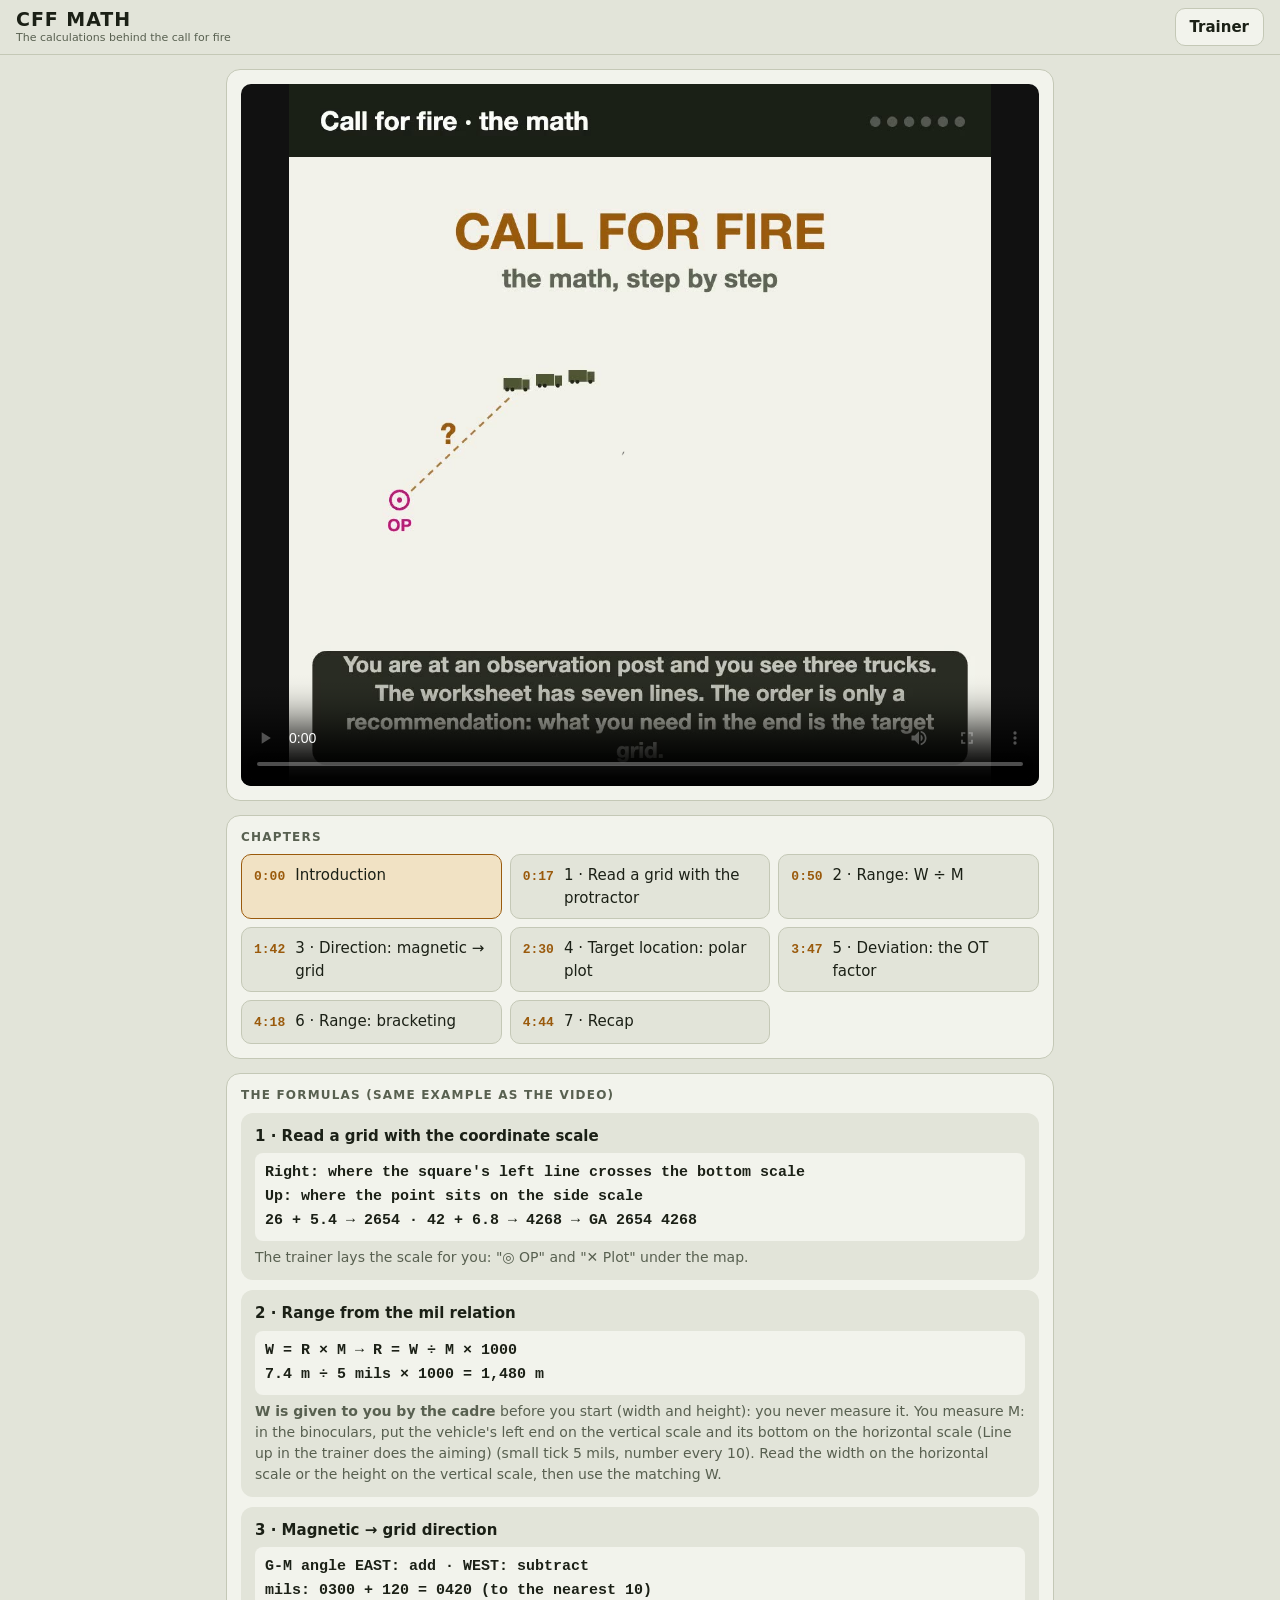
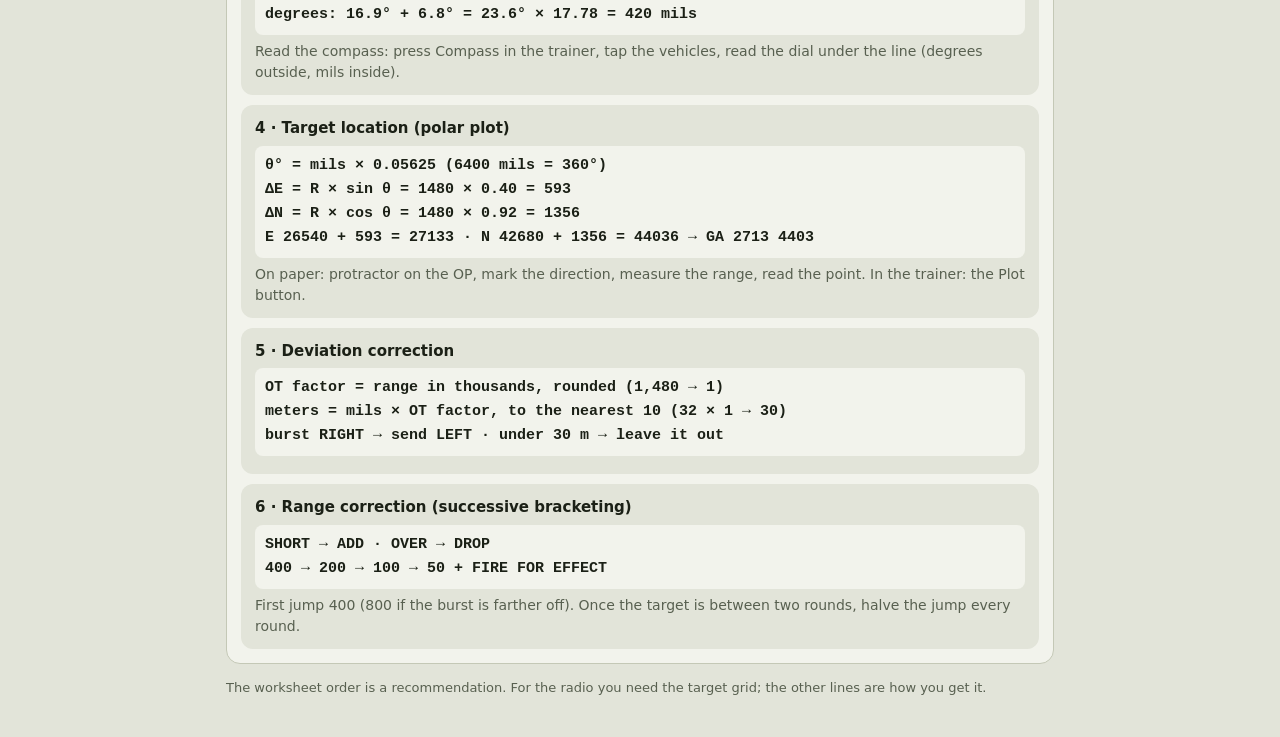
<file: cff/math/index.html>
<!doctype html>
<html lang="en">
<head>
<meta charset="utf-8">
<meta name="viewport" content="width=device-width, initial-scale=1, viewport-fit=cover">
<title>CFF Math</title>
<script>if (window.top !== window) document.documentElement.classList.add('embed');</script>
<style>
:root {
  --bg: #e2e4d9; --surface: #f2f3ec; --ink: #1b2016; --muted: #586050; --line: #c4c8b6;
  --accent: #9a5a0c; --accent-soft: #f1e2c4; --hint: #ffc53d;
  --ui: system-ui, -apple-system, "Segoe UI", Roboto, "Helvetica Neue", Arial, sans-serif;
  --stencil: "DIN Condensed", "DIN Alternate", "Arial Narrow", "Roboto Condensed", system-ui, sans-serif;
  --mono: ui-monospace, "SF Mono", Menlo, Consolas, "Liberation Mono", monospace;
}
@media (prefers-color-scheme: dark) {
  :root:not([data-theme="light"]) { --bg: #11140d; --surface: #1a1e15; --ink: #e2e6d6; --muted: #98a08b; --line: #2f3528; --accent: #e6a640; --accent-soft: #33280f; color-scheme: dark; }
}
:root[data-theme="dark"] { --bg: #11140d; --surface: #1a1e15; --ink: #e2e6d6; --muted: #98a08b; --line: #2f3528; --accent: #e6a640; --accent-soft: #33280f; color-scheme: dark; }
* { box-sizing: border-box; }
html { -webkit-text-size-adjust: 100%; }
body { margin: 0; background: var(--bg); color: var(--ink); font: 15px/1.5 var(--ui); }
button { font: inherit; color: inherit; touch-action: manipulation; -webkit-tap-highlight-color: transparent; }
.top-bar { position: sticky; top: 0; z-index: 5; display: flex; align-items: center; gap: 10px; padding: 8px max(16px, env(safe-area-inset-right, 0px)) 8px max(16px, env(safe-area-inset-left, 0px)); background: var(--bg); border-bottom: 1px solid var(--line); }
.brand { margin-right: auto; font: 700 19px/1 var(--stencil); letter-spacing: .05em; text-transform: uppercase; }
.brand small { display: block; margin-top: 3px; font: 500 11px/1.1 var(--ui); letter-spacing: 0; text-transform: none; color: var(--muted); }
.back { display: inline-grid; place-items: center; height: 38px; padding: 0 14px; border: 1px solid var(--line); border-radius: 10px; background: var(--surface); color: var(--ink); font-weight: 650; text-decoration: none; }
.wrap { max-width: 860px; margin: 0 auto; padding: 14px max(16px, env(safe-area-inset-right, 0px)) 40px max(16px, env(safe-area-inset-left, 0px)); display: grid; gap: 14px; }
.card { padding: 14px; border: 1px solid var(--line); border-radius: 14px; background: var(--surface); }
video { display: block; width: 100%; aspect-ratio: 1 / 1; max-height: 78vh; margin: 0 auto; border-radius: 10px; background: #111; }
h2 { margin: 0 0 10px; font: 700 12px/1.2 var(--ui); letter-spacing: .1em; text-transform: uppercase; color: var(--muted); }
.chaps { display: grid; grid-template-columns: repeat(auto-fill, minmax(220px, 1fr)); gap: 8px; }
.chaps button { display: flex; align-items: baseline; gap: 10px; min-height: 44px; padding: 9px 12px; border: 1px solid var(--line); border-radius: 10px; background: var(--bg); text-align: left; cursor: pointer; }
.chaps button[aria-current="true"] { border-color: var(--accent); background: var(--accent-soft); }
.chaps b { font: 700 13px var(--mono); color: var(--accent); }
.f { display: grid; gap: 10px; }
.f section { padding: 12px 14px; border-radius: 12px; background: var(--bg); }
.f h3 { margin: 0 0 4px; font-size: 15px; }
.f .eq { margin: 6px 0; padding: 8px 10px; border-radius: 8px; background: var(--surface); font: 700 15px/1.6 var(--mono); overflow-x: auto; }
.f p { margin: 0; color: var(--muted); font-size: 14px; }
.note { margin: 0; color: var(--muted); font-size: 13px; }
.embed .top-bar { display: none; }
</style>
</head>
<body>
<header class="top-bar">
  <div class="brand">CFF Math<small>The calculations behind the call for fire</small></div>
  <a class="back" href="../">Trainer</a>
</header>
<main class="wrap">
  <section class="card">
    <video id="vid" controls playsinline preload="metadata" poster="poster.jpg">
      <source src="cff_math.mp4" type="video/mp4">
    </video>
  </section>

  <section class="card">
    <h2>Chapters</h2>
    <div class="chaps" id="chaps"></div>
  </section>

  <section class="card">
    <h2>The formulas (same example as the video)</h2>
    <div class="f">
      <section><h3>1 · Read a grid with the coordinate scale</h3>
        <div class="eq">Right: where the square's left line crosses the bottom scale<br>Up: where the point sits on the side scale<br>26 + 5.4 → 2654 · 42 + 6.8 → 4268 → GA 2654 4268</div>
        <p>The trainer lays the scale for you: "◎ OP" and "✕ Plot" under the map.</p></section>
      <section><h3>2 · Range from the mil relation</h3>
        <div class="eq">W = R × M  →  R = W ÷ M × 1000<br>7.4 m ÷ 5 mils × 1000 = 1,480 m</div>
        <p><b>W is given to you by the cadre</b> before you start (width and height): you never measure it. You measure M: in the binoculars, put the vehicle's left end on the vertical scale and its bottom on the horizontal scale (Line up in the trainer does the aiming) (small tick 5 mils, number every 10). Read the width on the horizontal scale or the height on the vertical scale, then use the matching W.</p></section>
      <section><h3>3 · Magnetic → grid direction</h3>
        <div class="eq">G-M angle EAST: add · WEST: subtract<br>mils: 0300 + 120 = 0420 (to the nearest 10)<br>degrees: 16.9° + 6.8° = 23.6° × 17.78 = 420 mils</div>
        <p>Read the compass: press Compass in the trainer, tap the vehicles, read the dial under the line (degrees outside, mils inside).</p></section>
      <section><h3>4 · Target location (polar plot)</h3>
        <div class="eq">θ° = mils × 0.05625   (6400 mils = 360°)<br>ΔE = R × sin θ = 1480 × 0.40 = 593<br>ΔN = R × cos θ = 1480 × 0.92 = 1356<br>E 26540 + 593 = 27133 · N 42680 + 1356 = 44036 → GA 2713 4403</div>
        <p>On paper: protractor on the OP, mark the direction, measure the range, read the point. In the trainer: the Plot button.</p></section>
      <section><h3>5 · Deviation correction</h3>
        <div class="eq">OT factor = range in thousands, rounded (1,480 → 1)<br>meters = mils × OT factor, to the nearest 10 (32 × 1 → 30)<br>burst RIGHT → send LEFT · under 30 m → leave it out</div></section>
      <section><h3>6 · Range correction (successive bracketing)</h3>
        <div class="eq">SHORT → ADD · OVER → DROP<br>400 → 200 → 100 → 50 + FIRE FOR EFFECT</div>
        <p>First jump 400 (800 if the burst is farther off). Once the target is between two rounds, halve the jump every round.</p></section>
    </div>
  </section>
  <p class="note">The worksheet order is a recommendation. For the radio you need the target grid; the other lines are how you get it.</p>
</main>
<script>
(() => {
  const CH = [['Introduction', 0], ['Read a grid with the protractor', 17.6], ['Range: W ÷ M', 50.4], ['Direction: magnetic → grid', 102.2], ['Target location: polar plot', 150.8], ['Deviation: the OT factor', 227.8], ['Range: bracketing', 258.5], ['Recap', 284.2]];
  const v = document.getElementById('vid'), box = document.getElementById('chaps');
  const mmss = s => Math.floor(s / 60) + ':' + String(Math.floor(s % 60)).padStart(2, '0');
  box.innerHTML = CH.map(([t, s], i) => `<button data-t="${s}"><b>${mmss(s)}</b><span>${i ? i + ' · ' : ''}${t}</span></button>`).join('');
  const mark = t => { if (t == null) t = v.currentTime; let k = 0; CH.forEach((c, i) => { if (t >= c[1] - 0.05) k = i; }); box.querySelectorAll('button').forEach((b, i) => b.setAttribute('aria-current', String(i === k))); };
  box.addEventListener('click', e => { const b = e.target.closest('button'); if (!b) return; v.currentTime = +b.dataset.t; mark(+b.dataset.t); v.play().catch(() => {}); });
  v.addEventListener('timeupdate', () => mark()); v.addEventListener('seeked', () => mark()); mark();
})();
</script>
</body>
</html>
</file>
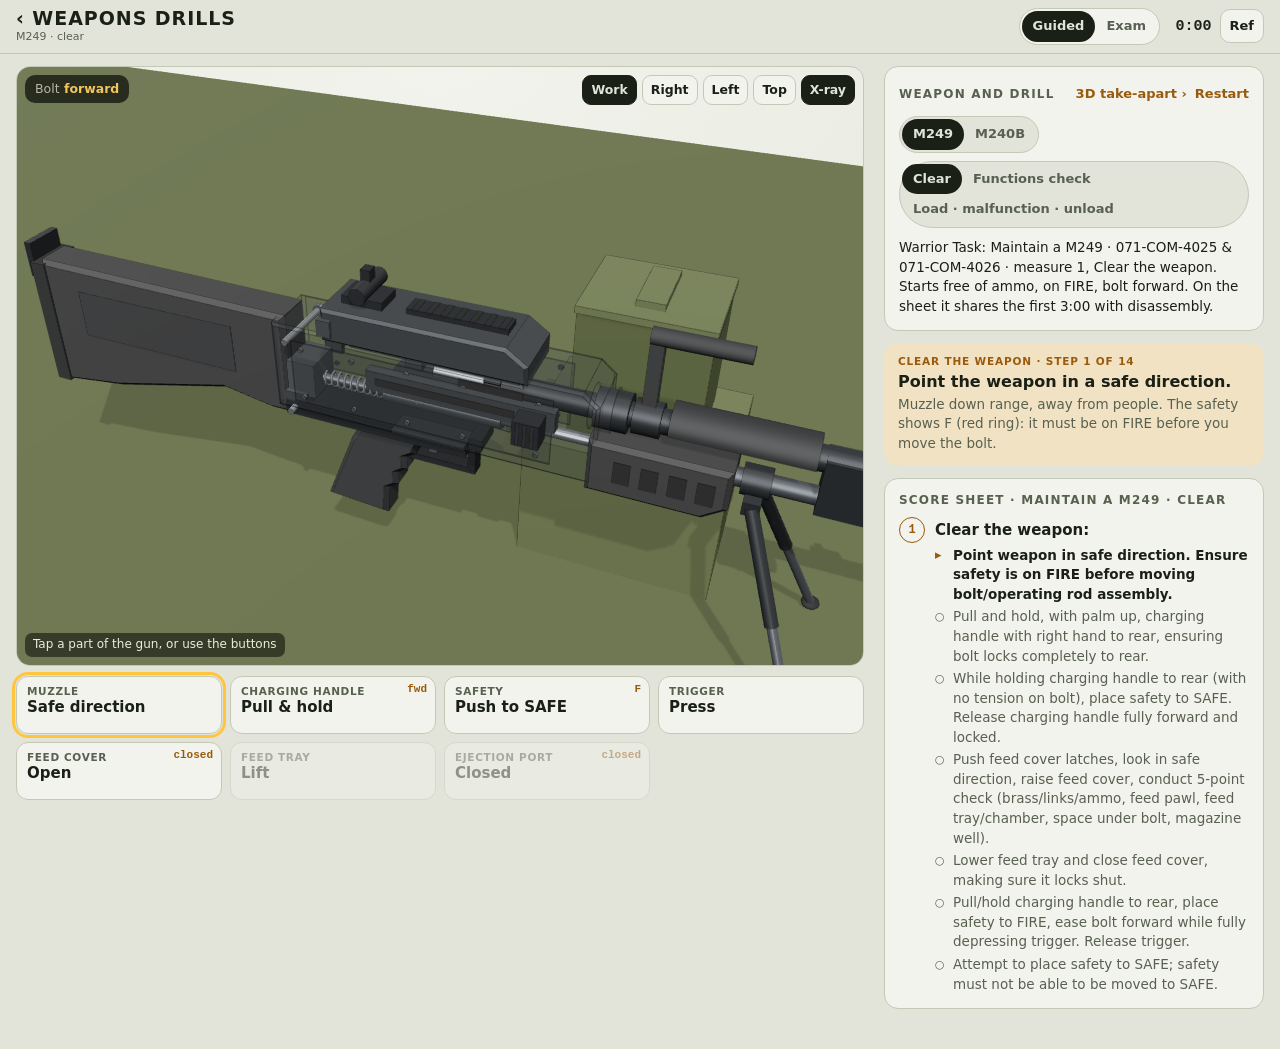
<file: weapons/drills/index.html>
<!doctype html>
<html lang="en">
<head>
<meta charset="utf-8">
<meta name="viewport" content="width=device-width, initial-scale=1, viewport-fit=cover">
<style>:root{padding-top:env(safe-area-inset-top,0px);padding-bottom:env(safe-area-inset-bottom,0px)}body{margin:0}[hidden]{display:none!important}</style>
<title>Weapons Drills Trainer</title>
<style>
/* M249 and M240B clearing, functions check and the 30-second Correct Malfunctions / Load / Unload drill.
   Steps follow the class score sheets ("Maintain a M249", "Maintain an M240", "Correct Malfunctions / Load / Unload M249 / M240"). */
:root {
  --bg: #e2e4d9; --surface: #f2f3ec; --ink: #1b2016; --muted: #586050; --line: #c4c8b6;
  --accent: #9a5a0c; --accent-soft: #f1e2c4; --go: #2b6a2e; --go-soft: #d6e8d0; --nogo: #a8291d; --nogo-soft: #f3d7d1;
  --scrim: rgba(16, 20, 12, .5); --hint: #ffc53d;
  --ui: system-ui, -apple-system, "Segoe UI", Roboto, "Helvetica Neue", Arial, sans-serif;
  --stencil: "DIN Condensed", "DIN Alternate", "Arial Narrow", "Roboto Condensed", system-ui, sans-serif;
  --mono: ui-monospace, "SF Mono", Menlo, Consolas, "Liberation Mono", monospace;
}
@media (prefers-color-scheme: dark) {
  :root:not([data-theme="light"]) { --bg: #11140d; --surface: #1a1e15; --ink: #e2e6d6; --muted: #98a08b; --line: #2f3528; --accent: #e6a640; --accent-soft: #33280f; --go: #82c784; --go-soft: #1c2c1b; --nogo: #f08b7d; --nogo-soft: #3b1d18; --scrim: rgba(0, 0, 0, .6); color-scheme: dark; }
}
:root[data-theme="dark"] { --bg: #11140d; --surface: #1a1e15; --ink: #e2e6d6; --muted: #98a08b; --line: #2f3528; --accent: #e6a640; --accent-soft: #33280f; --go: #82c784; --go-soft: #1c2c1b; --nogo: #f08b7d; --nogo-soft: #3b1d18; --scrim: rgba(0, 0, 0, .6); color-scheme: dark; }
* { box-sizing: border-box; }
html { -webkit-text-size-adjust: 100%; }
body { background: var(--bg); color: var(--ink); font: 15px/1.45 var(--ui); }
body.locked { overflow: hidden; }
button { font: inherit; color: inherit; touch-action: manipulation; }
button:focus-visible { outline: 2px solid var(--accent); outline-offset: 2px; }
h2 { margin: 0 0 10px; font: 700 12px/1.2 var(--ui); letter-spacing: .1em; text-transform: uppercase; color: var(--muted); }
.muted { color: var(--muted); }
.lbl { display: block; font: 600 10.5px/1.2 var(--ui); letter-spacing: .08em; text-transform: uppercase; color: var(--muted); }

.top-bar { position: sticky; top: env(safe-area-inset-top, 0px); z-index: 20; display: flex; align-items: center; gap: 8px; padding-block: 8px; padding-left: max(16px, env(safe-area-inset-left, 0px)); padding-right: max(16px, env(safe-area-inset-right, 0px)); background: var(--bg); border-bottom: 1px solid var(--line); }
.brand { margin-right: auto; color: inherit; text-decoration: none; font: 700 19px/1 var(--stencil); letter-spacing: .05em; text-transform: uppercase; white-space: nowrap; }
.brand small { display: block; margin-top: 3px; font: 500 11px/1.1 var(--ui); letter-spacing: 0; text-transform: none; color: var(--muted); }
.seg { display: inline-flex; flex-wrap: wrap; padding: 2px; border: 1px solid var(--line); border-radius: 999px; background: var(--surface); }
.seg button { padding: 6px 11px; border: 0; border-radius: 999px; background: none; font-size: 13px; font-weight: 650; color: var(--muted); cursor: pointer; }
.seg button[aria-pressed="true"] { background: var(--ink); color: var(--bg); }
.clock { min-width: 2.9em; text-align: right; font: 700 15px/1 var(--mono); font-variant-numeric: tabular-nums; }
.clock.warn { color: var(--nogo); }
.ibtn { display: inline-grid; place-items: center; height: 34px; min-width: 34px; padding: 0 9px; border: 1px solid var(--line); border-radius: 10px; background: var(--surface); font-size: 13px; font-weight: 650; cursor: pointer; }
.ibtn:disabled { opacity: .4; cursor: default; }
@media (max-width: 440px) { .brand small { display: none; } .seg button { padding: 6px 9px; } }
@media (max-width: 360px) { .brand { display: none; } .top-bar .seg { margin-right: auto; } }

.wrap { display: grid; gap: 12px; max-width: 1400px; margin: 0 auto; padding-block: 12px 40px; padding-left: max(16px, env(safe-area-inset-left, 0px)); padding-right: max(16px, env(safe-area-inset-right, 0px)); grid-template-columns: minmax(0, 1fr); grid-template-areas: "stage" "coach" "task" "score"; }   /* phones: the gun and its controls first */
#task { grid-area: task; } #coach { grid-area: coach; } .scol { grid-area: stage; min-width: 0; } #scoreCard { grid-area: score; }
@media (min-width: 960px) {
  .wrap { grid-template-columns: minmax(0, 1fr) 380px; grid-template-rows: auto auto 1fr; grid-template-areas: "stage task" "stage coach" "stage score"; column-gap: 20px; align-items: start; }
  .scol { position: sticky; top: calc(env(safe-area-inset-top, 0px) + 64px); }
  .stage { height: calc(100vh - 300px) !important; min-height: 400px; }
}
.card { min-width: 0; padding: 14px; border: 1px solid var(--line); border-radius: 14px; background: var(--surface); }
.taskh { display: flex; align-items: baseline; gap: 8px; margin-bottom: 8px; }
.taskh h2 { margin: 0 auto 0 0; }
.linkbtn { padding: 4px 0; border: 0; background: none; color: var(--accent); font-size: 13px; font-weight: 650; cursor: pointer; text-decoration: none; }
.card .seg { background: var(--bg); }
.card .seg + .seg { margin-top: 8px; }
.tline { margin: 10px 0 0; font-size: 13.5px; }
.coach { min-width: 0; padding: 12px 14px; border-radius: 14px; background: var(--accent-soft); }
.coach .lbl { color: var(--accent); }
.coach .do { margin-top: 4px; font-size: 16px; font-weight: 700; line-height: 1.3; }
.coach .how { margin-top: 2px; font-size: 13.5px; color: var(--muted); }
.coach.shake { animation: nope .4s ease-in-out; }
@keyframes nope { 20%, 60% { translate: -4px 0; } 40%, 80% { translate: 4px 0; } }

/* stage */
.stage { position: relative; height: clamp(360px, 62vh, 620px); overflow: hidden; border: 1px solid var(--line); border-radius: 14px; background: radial-gradient(130% 100% at 50% 0%, var(--surface), var(--bg)); user-select: none; -webkit-user-select: none; -webkit-touch-callout: none; }
.stage canvas { display: block; width: 100%; height: 100%; touch-action: none; outline: none; }
.tools { position: absolute; top: 8px; right: 8px; pointer-events: none; display: flex; flex-wrap: wrap; justify-content: flex-end; gap: 5px; max-width: calc(100% - 16px); }
.tools button { pointer-events: auto; padding: 5px 8px; border: 1px solid var(--line); border-radius: 9px; background: var(--surface); font-size: 12.5px; font-weight: 650; cursor: pointer; }
.tools button[aria-pressed="true"] { border-color: var(--ink); background: var(--ink); color: var(--bg); }
.hud { position: absolute; left: 8px; top: 8px; z-index: 2; max-width: calc(100% - 230px); padding: 6px 10px; border-radius: 10px; background: rgba(20, 23, 16, .78); color: #eeecdc; font: 600 12.5px/1.3 var(--ui); pointer-events: none; }
.hud b { color: #f3c65c; font-weight: 700; }
.hud .k { color: #b9b7a4; font-weight: 500; }
/* Guided: a ring and a label on the part to use */
.call { position: absolute; left: 0; top: 0; z-index: 3; width: 0; height: 0; pointer-events: none; }
.call .ring { position: absolute; left: -24px; top: -24px; width: 48px; height: 48px; border: 3px solid var(--hint); border-radius: 50%; box-shadow: 0 0 0 2px rgba(0,0,0,.25); animation: ring 1.15s ease-out infinite; }
.call .lab { position: absolute; left: 0; bottom: 30px; padding: 5px 10px; border-radius: 9px; background: var(--hint); color: #1b2016; font: 800 13.5px/1.2 var(--ui); white-space: nowrap; transform: translateX(-50%); box-shadow: 0 6px 16px rgba(0,0,0,.3); }
.call .lab::after { content: ""; position: absolute; left: 50%; top: 100%; margin-left: -6px; border: 6px solid transparent; border-top-color: var(--hint); }
@keyframes ring { from { transform: scale(.55); opacity: 1; } to { transform: scale(1.35); opacity: .15; } }
.cks { position: absolute; inset: 0; z-index: 2; overflow: hidden; pointer-events: none; }
.ck { position: absolute; left: 0; top: 0; padding: 2px 7px; border-radius: 6px; background: rgba(20, 23, 16, .82); color: #f5d27a; font: 700 11.5px/1.3 var(--ui); white-space: nowrap; }
.ck.ok { color: #7fe0a4; }
/* control panel: one button per control, saying what it will do now */
.ctrl { display: grid; grid-template-columns: repeat(4, minmax(0, 1fr)); gap: 8px; margin-top: 10px; }
.cb { position: relative; display: grid; align-content: start; gap: 1px; min-height: 58px; padding: 8px 10px; border: 1px solid var(--line); border-radius: 12px; background: var(--surface); text-align: left; cursor: pointer; }
.cb .cn { font: 650 10.5px/1.2 var(--ui); letter-spacing: .06em; text-transform: uppercase; color: var(--muted); }
.cb b { font-size: 15px; line-height: 1.2; }
.cb .st { position: absolute; right: 8px; top: 6px; font: 700 11px var(--mono); color: var(--accent); }
.cb:active:not(:disabled) { transform: translateY(1px); }
.cb:disabled { opacity: .42; cursor: default; }
.cb.want, .chkrow button.want { outline: 3px solid var(--hint); outline-offset: 1px; animation: wantB .75s ease-in-out infinite alternate; }
.cb.nope { outline: 3px solid #e2432f; animation: nope .4s ease-in-out; }
.chkrow { display: flex; flex-wrap: wrap; gap: 6px; margin-top: 8px; }
.chkrow::before { content: "Safety check:"; align-self: center; margin-right: 2px; font-size: 13px; font-weight: 650; color: var(--muted); }
.chkrow button { padding: 7px 10px; border: 1px solid var(--line); border-radius: 999px; background: var(--surface); font-size: 13px; font-weight: 650; cursor: pointer; }
.chkrow button.done { border-color: transparent; background: var(--go-soft); color: var(--go); }
.chkrow button:disabled:not(.done) { opacity: .5; cursor: default; }
/* phones held sideways: the gun fills the screen height and the controls sit beside it */
@media (orientation: landscape) and (max-height: 520px) {
  .top-bar { padding-block: 4px; }
  .brand small { display: none; }
  .wrap { padding-top: 8px; }
  .scol { display: grid; grid-template-columns: minmax(0, 1fr) minmax(230px, 40%); column-gap: 10px; align-items: start; }
  .scol > :not(.stage) { grid-column: 2; }
  .stage { grid-column: 1; grid-row: 1 / span 4; height: calc(100vh - 58px); height: calc(100dvh - 58px); min-height: 240px; }
  .ctrl { grid-template-columns: repeat(2, minmax(0, 1fr)); margin-top: 0; }
}
@media (max-width: 600px) {
  .ctrl { gap: 6px; }
  .cb { min-height: 52px; padding: 6px 7px; }
  .cb .cn { font-size: 9.5px; letter-spacing: .03em; }
  .cb b { font-size: 13px; }
  .cb .st { display: none; }
  .stage { height: clamp(320px, 50vh, 520px); }
}
.sdo { position: absolute; left: 8px; bottom: 30px; z-index: 2; max-width: min(78%, 520px); padding: 7px 10px; border-radius: 10px; background: var(--accent-soft); font-size: 13.5px; font-weight: 700; line-height: 1.25; pointer-events: none; box-shadow: 0 4px 14px rgba(0,0,0,.15); }
.sdo:empty { display: none; }
@media (min-width: 960px) { .sdo:not(.ex) { display: none; } }
@media (max-width: 600px) {
  .hud { top: auto; bottom: 8px; max-width: calc(100% - 16px); font-size: 11.5px; }
  .sdo { top: 46px; bottom: auto; }
  .sthint { display: none; }
}
.sthint { position: absolute; left: 8px; bottom: 8px; max-width: calc(100% - 16px); padding: 3px 8px; border-radius: 7px; background: rgba(20, 23, 16, .62); color: #eeecdc; font-size: 12px; pointer-events: none; }
.tip { position: absolute; z-index: 3; pointer-events: none; padding: 4px 8px; border-radius: 8px; background: var(--ink); color: var(--bg); font-size: 12.5px; font-weight: 600; white-space: nowrap; transform: translate(12px, 12px); }
.loading { position: absolute; inset: 0; display: grid; place-items: center; padding: 16px; color: var(--muted); text-align: center; }
.actbar { display: flex; flex-wrap: wrap; gap: 8px; margin-top: 10px; }
.more-x summary { padding: 4px 0; color: var(--accent); font-size: 13px; font-weight: 650; cursor: pointer; }
.actbar .btn { flex: 1 1 auto; padding: 12px 14px; font-size: 15px; }
.btn.want { outline: 4px solid var(--hint); outline-offset: 2px; animation: wantB .8s ease-in-out infinite alternate; }
@keyframes wantB { to { outline-color: transparent; } }
.btn.nope { outline: 3px solid #e2432f; animation: nope .4s ease-in-out; }

/* score sheet */
.score { display: grid; gap: 12px; margin: 0; padding: 0; list-style: none; }
.m { display: grid; grid-template-columns: 26px minmax(0, 1fr); gap: 10px; }
.num { display: grid; place-items: center; width: 26px; height: 26px; border: 1.5px solid var(--line); border-radius: 50%; font: 700 12px/1 var(--mono); }
.m.cur .num { border-color: var(--accent); color: var(--accent); }
.m.done .num { border-color: var(--go); background: var(--go); color: var(--surface); }
.m.bad .num { border-color: var(--nogo); background: var(--nogo); color: var(--surface); }
.mt { padding-top: 3px; font-weight: 650; }
.subs { display: grid; gap: 3px; margin: 4px 0 0; padding: 0; list-style: none; font-size: 13.5px; color: var(--muted); }
.subs li { position: relative; padding-left: 18px; }
.subs li::before { content: "○"; position: absolute; left: 0; font-size: 11px; line-height: 1.75; }
.subs li.ok { color: var(--ink); }
.subs li.ok::before { content: "✓"; color: var(--go); font-size: 13px; font-weight: 700; line-height: 1.45; }
.subs li.now { color: var(--ink); font-weight: 650; }
.subs li.now::before { content: "▸"; color: var(--accent); font-size: 13px; line-height: 1.45; }

/* modals */
.txrow { display: flex; flex-wrap: wrap; gap: 8px; }
.btn { padding: 10px 14px; border: 1px solid var(--line); border-radius: 11px; background: var(--bg); font-weight: 650; cursor: pointer; }
.btn.primary { margin-left: auto; border-color: var(--ink); background: var(--ink); color: var(--bg); }
.modal { position: fixed; inset: 0; z-index: 50; display: flex; align-items: flex-start; justify-content: center; overflow: auto; padding: calc(env(safe-area-inset-top, 0px) + 16px) max(16px, env(safe-area-inset-right, 0px)) calc(env(safe-area-inset-bottom, 0px) + 16px) max(16px, env(safe-area-inset-left, 0px)); background: var(--scrim); }
.mcard { position: relative; width: 100%; max-width: 760px; margin: auto 0; padding: 18px; border-radius: 16px; background: var(--surface); }
.mcard h2 { padding-right: 48px; }
.mcard h3 { margin: 18px 0 6px; font-size: 15px; }
.mcard .x { position: absolute; right: 12px; top: 12px; }
.mcard p, .mcard li { font-size: 14px; }
.mcard ol, .mcard ul { margin: 6px 0; padding-left: 20px; }
.tbl { overflow-x: auto; }
.tbl table { width: 100%; border-collapse: collapse; font-size: 13.5px; }
.tbl th, .tbl td { padding: 6px 8px; border-bottom: 1px solid var(--line); text-align: left; vertical-align: top; }
.tbl th { font-size: 11px; letter-spacing: .08em; text-transform: uppercase; color: var(--muted); }
td.go { color: var(--go); font-weight: 700; }
td.nogo { color: var(--nogo); font-weight: 700; }
.fb { margin: 6px 0 0; padding-left: 18px; color: var(--nogo); font-size: 13.5px; }
.verdict { display: inline-block; padding: 4px 12px; border-radius: 999px; font: 700 15px var(--mono); }
.verdict.go { background: var(--go-soft); color: var(--go); }
.verdict.nogo { background: var(--nogo-soft); color: var(--nogo); }
.toast { position: fixed; left: 50%; top: calc(env(safe-area-inset-top, 0px) + 62px); z-index: 45; pointer-events: none; width: max-content; max-width: min(92vw, 520px); padding: 12px 16px; border-radius: 14px; background: var(--ink); color: var(--bg); font-size: 15px; line-height: 1.35; box-shadow: 0 10px 30px rgba(0,0,0,.35); transform: translateX(-50%); }
.toast b { color: var(--hint); }
.toast.pop { animation: pop .25s ease-out; }
@keyframes pop { from { opacity: 0; transform: translate(-50%, -10px); } to { opacity: 1; transform: translate(-50%, 0); } }
.modal.charlie { align-items: center; background: rgba(12, 14, 8, .82); }
.ccard { position: relative; width: 100%; max-width: 460px; margin: auto 0; padding: 20px 18px 18px; overflow: hidden; border-radius: 18px; text-align: center; color: #f1efe0; background: radial-gradient(120% 90% at 50% 0%, #3d4628, #1c2112 70%); box-shadow: 0 20px 60px rgba(0,0,0,.5); }
.ccard .eyebrow { font: 700 11px/1 var(--ui); letter-spacing: .16em; text-transform: uppercase; color: #c9c7a4; }
.guidon { display: block; width: 180px; max-width: 60%; height: auto; margin: 10px auto 0; overflow: visible; }
.guidon .flag { transform-origin: 14px 56px; animation: wave 2.4s ease-in-out infinite; }
@keyframes wave { 0%, 100% { transform: skewY(0deg) scaleX(1); } 50% { transform: skewY(-4deg) scaleX(.96); } }
.ccard h2.ct { margin: 6px 0 2px; font: 800 30px/1.05 var(--stencil); letter-spacing: .04em; text-transform: uppercase; color: #fff; text-wrap: balance; }
.ccard p { margin: 6px 0 0; font-size: 14.5px; color: #dcdac6; }
.ccard .orders { margin: 12px auto 0; max-width: 34ch; padding: 10px 12px; border: 1px dashed rgba(241,239,224,.35); border-radius: 10px; font: 600 12.5px/1.5 var(--mono); color: #e9e7d4; text-align: left; }
.stamp { position: absolute; right: 12px; top: 52px; padding: 4px 10px; border: 4px solid #e2432f; border-radius: 8px; color: #e2432f; font: 900 28px/1 var(--stencil); letter-spacing: .08em; transform: rotate(-14deg); opacity: .92; animation: slam .5s cubic-bezier(.2, 1.6, .4, 1) .25s both; }
@keyframes slam { from { transform: rotate(-14deg) scale(2.6); opacity: 0; } to { transform: rotate(-14deg) scale(1); opacity: .92; } }
.ccard .txrow { justify-content: center; margin-top: 16px; }
.ccard .btn { border-color: rgba(255,255,255,.25); background: rgba(255,255,255,.08); color: #f1efe0; }
.ccard .btn.primary { margin-left: 0; border-color: #e2432f; background: #e2432f; color: #fff; }
@media (prefers-reduced-motion: reduce) { .guidon .flag, .stamp, .coach.shake, .toast.pop, .btn.want { animation: none; } }
</style>
<script type="importmap">{ "imports": { "three": "../../vendor/three-0.160.0/three.module.js", "three/addons/": "../../vendor/three-0.160.0/addons/" } }</script>
</head>
<body>

<header class="top-bar">
  <a class="brand" href="../../" title="All Bravo study tools">‹ Weapons Drills<small id="brandSub"></small></a>
  <div class="seg" role="group" aria-label="Practice mode">
    <button id="mGuided" aria-pressed="true">Guided</button>
    <button id="mExam" aria-pressed="false">Exam</button>
  </div>
  <div class="clock" id="clock">0:00</div>
  <button class="ibtn" id="btnRef" aria-label="Score sheet">Ref</button>
</header>

<main class="wrap">
  <section class="card" id="task" aria-label="Weapon and drill">
    <div class="taskh"><h2>Weapon and drill</h2><a class="linkbtn" href="../">3D take-apart ›</a><button class="linkbtn" id="restart">Restart</button></div>
    <div class="seg" role="group" aria-label="Weapon"><button id="wM249" aria-pressed="true">M249</button><button id="wM240" aria-pressed="false">M240B</button></div>
    <div class="seg" role="group" aria-label="Drill"><button data-d="clear" aria-pressed="true">Clear</button><button data-d="fc" aria-pressed="false">Functions check</button><button data-d="lmu" aria-pressed="false">Load · malfunction · unload</button></div>
    <p class="tline" id="tline"></p>
  </section>

  <section class="coach" id="coach" aria-live="polite">
    <span class="lbl" id="cStep"></span>
    <div class="do" id="cDo"></div>
    <div class="how" id="cHow"></div>
  </section>

  <section class="scol" aria-label="3D weapon">
    <div class="stage" id="stage">
      <div class="loading" id="loading">Loading the 3D model…<br>(it needs an internet connection the first time)</div>
      <div class="hud" id="hud"></div>
      <div class="tools">
        <button data-v="work" aria-pressed="true">Work</button><button data-v="right" aria-pressed="false">Right</button><button data-v="left" aria-pressed="false">Left</button><button data-v="top" aria-pressed="false">Top</button>
        <button id="tXray" aria-pressed="true">X-ray</button>
      </div>
      <div class="cks" id="cks"></div>
      <div class="call" id="call" hidden><div class="ring"></div><div class="lab" id="callLab"></div></div>
      <div class="sdo" id="sdo"></div>
      <div class="sthint">Tap a part of the gun, or use the buttons</div>
      <div class="tip" id="tip" hidden></div>
    </div>
    <div class="ctrl" id="ctrl">
      <button class="cb" data-p="dir" id="dirBtn"><span class="cn">Muzzle</span><b>Safe direction</b><span class="st"></span></button>
      <button class="cb" data-p="cock"><span class="cn">Charging handle</span><b></b><span class="st"></span></button>
      <button class="cb" data-p="safety"><span class="cn">Safety</span><b></b><span class="st"></span></button>
      <button class="cb" data-p="trig"><span class="cn">Trigger</span><b></b><span class="st"></span></button>
      <button class="cb" data-p="cover"><span class="cn">Feed cover</span><b></b><span class="st"></span></button>
      <button class="cb" data-p="tray"><span class="cn">Feed tray</span><b></b><span class="st"></span></button>
      <button class="cb" data-p="belt"><span class="cn">Belt</span><b></b><span class="st"></span></button>
      <button class="cb" data-p="port"><span class="cn">Ejection port</span><b></b><span class="st"></span></button>
    </div>
    <div class="chkrow" id="chkRow" hidden></div>
    <div class="actbar"><button class="btn" id="endExam" hidden>End exam and grade now</button></div>
  </section>

  <section class="card" id="scoreCard" aria-label="Score sheet">
    <h2 id="scoreT"></h2>
    <ol class="score" id="score"></ol>
  </section>
</main>

<div class="toast" id="toast" role="status" aria-live="assertive" hidden></div>

<div class="modal" id="mIntro" hidden>
  <div class="mcard" role="dialog" aria-modal="true" aria-labelledby="exT">
    <h2 id="exT">Exam mode</h2>
    <ul id="exList"></ul>
    <details class="more-x"><summary>More about the exam</summary><ul id="exMore"></ul></details>
    <div class="txrow"><button class="btn" id="exBack">Back to Guided</button><button class="btn primary" id="exStart">Start</button></div>
  </div>
</div>

<div class="modal" id="mRes" hidden>
  <div class="mcard" role="dialog" aria-modal="true" aria-labelledby="resT">
    <h2 id="resT">Exam result</h2>
    <div id="resBody"></div>
    <div class="txrow" style="margin-top:14px" id="resBtns"></div>
  </div>
</div>

<div class="modal charlie" id="mCharlie" hidden>
  <div class="ccard" role="dialog" aria-modal="true" aria-labelledby="chT">
    <div class="eyebrow">Double failure · 0 / 20 pts</div>
    <svg class="guidon" viewBox="0 0 200 112" aria-hidden="true">
      <rect x="8" y="4" width="6" height="106" rx="3" fill="#8a6a3c"/>
      <circle cx="11" cy="6" r="6" fill="#d4b13c"/>
      <g class="flag">
        <path d="M14 12 H192 L158 54 L192 96 H14 Z" fill="#b3261e"/>
        <path d="M14 12 H192 L158 54 L192 96 H14 Z" fill="none" stroke="#ffffff" stroke-opacity=".2" stroke-width="2"/>
        <text x="84" y="74" text-anchor="middle" font-family="DIN Condensed, Arial Narrow, Arial, sans-serif" font-weight="800" font-size="56" fill="#ffffff">C</text>
      </g>
    </svg>
    <div class="stamp" aria-hidden="true">NO-GO</div>
    <h2 class="ct" id="chT">Welcome to Charlie Company!</h2>
    <p id="chStats"></p>
    <div class="orders" id="chOrders"></div>
    <div class="txrow"><button class="btn" id="chWhy">See what went wrong</button><button class="btn primary" id="chRetry">Recycle: start over</button></div>
  </div>
</div>

<div class="modal" id="mRef" hidden>
  <div class="mcard" role="dialog" aria-modal="true" aria-labelledby="refT">
    <h2 id="refT">Score sheet</h2>
    <button class="btn x" data-close="mRef" aria-label="Close">✕</button>
    <div id="refBody"></div>
  </div>
</div>

<script type="module">
import * as THREE from 'three';
import { OrbitControls } from 'three/addons/controls/OrbitControls.js';
import { RoomEnvironment } from 'three/addons/environments/RoomEnvironment.js';

const $ = (s, r = document) => r.querySelector(s);
const $$ = (s, r = document) => [...r.querySelectorAll(s)];
const esc = s => String(s).replace(/[&<>"']/g, c => ({ '&': '&amp;', '<': '&lt;', '>': '&gt;', '"': '&quot;', "'": '&#39;' }[c]));
const pad = (n, w) => String(n).padStart(w, '0');
const mmss = s => `${Math.floor(s / 60)}:${pad(Math.floor(s % 60), 2)}`;
const V = (x, y, z) => new THREE.Vector3(x, y, z);
const qAxis = (ax, a) => new THREE.Quaternion().setFromAxisAngle(ax === 'x' ? V(1, 0, 0) : ax === 'y' ? V(0, 1, 0) : V(0, 0, 1), a);

/* ---------- scene (units: cm; x toward the muzzle, y up, z to the gun's right) ---------- */
const stage = $('#stage');
const renderer = new THREE.WebGLRenderer({ antialias: true, alpha: true });
renderer.setPixelRatio(Math.min(2, devicePixelRatio));
renderer.shadowMap.enabled = true;
renderer.shadowMap.type = THREE.PCFSoftShadowMap;
stage.prepend(renderer.domElement);
$('#loading').remove();
const scene = new THREE.Scene();
scene.environment = new THREE.PMREMGenerator(renderer).fromScene(new RoomEnvironment(), .04).texture;
scene.environmentIntensity = .75;
const camera = new THREE.PerspectiveCamera(34, 1, 1, 3000);
const controls = new OrbitControls(camera, renderer.domElement);
controls.enableDamping = true; controls.dampingFactor = .09;
controls.minDistance = 12; controls.maxDistance = 500; controls.maxPolarAngle = 1.52;
scene.add(new THREE.HemisphereLight(0xffffff, 0x3a3d2c, 1.05));
const sun = new THREE.DirectionalLight(0xffffff, 2.3);
sun.position.set(60, 170, 110); sun.castShadow = true;
sun.shadow.mapSize.set(2048, 2048);
Object.assign(sun.shadow.camera, { left: -100, right: 100, top: 100, bottom: -100, near: 10, far: 450 });
sun.shadow.bias = -.0004;
scene.add(sun, sun.target);
const fill = new THREE.DirectionalLight(0xffffff, .7); fill.position.set(-140, 70, -40); scene.add(fill);
const ground = new THREE.Mesh(new THREE.PlaneGeometry(400, 300), new THREE.MeshStandardMaterial({ color: 0x4a5131, roughness: .95 }));
ground.rotation.x = -Math.PI / 2; ground.receiveShadow = true; scene.add(ground);
const root = new THREE.Group(); scene.add(root);

/* ---------- materials ---------- */
const std = (color, metalness, roughness, extra = {}) => new THREE.MeshStandardMaterial({ color, metalness, roughness, ...extra });
const MAT = {
  recv: std(0x3e4245, .5, .5), metal: std(0x2e3134, .6, .45), plate: std(0x34383b, .55, .5), gas: std(0x4b4f53, .6, .42),
  steel: std(0x9ca1a6, .85, .3), steel2: std(0x70757a, .8, .36), poly: std(0x232425, 0, .8), stock: std(0x29292a, 0, .78),
  shield: std(0x202122, .15, .65, { side: THREE.DoubleSide }), rubber: std(0x141515, 0, .95), spring: std(0xb5babf, .9, .28),
  pin: std(0xb0b5ba, .85, .28), red: std(0xd23a2e, .1, .55), hole: std(0x070808, 0, 1), white: std(0xe8e8e2, .1, .6),
  brass: std(0xc9a14a, .85, .3), spent: std(0x8c7438, .8, .45), violet: std(0x7a4fb8, .2, .5), link: std(0x3a3d40, .7, .4),
  can: std(0x4c5432, .2, .7), olive: std(0x5b6340, .2, .7),
};
const HIT = new THREE.MeshBasicMaterial({ visible: false });
const EDGE = new THREE.LineBasicMaterial({ color: 0x000000, transparent: true, opacity: .32 });
const HOT = new THREE.MeshBasicMaterial({ color: 0xffc53d, depthTest: false, transparent: true, opacity: .95 });
const DONE = new THREE.MeshBasicMaterial({ color: 0x4fd18b, depthTest: false, transparent: true, opacity: .95 });
const FLASH = new THREE.MeshBasicMaterial({ color: 0xffb347, transparent: true, opacity: .9 });
const cache = new Map();
const cached = (key, make) => { let m = cache.get(key); if (!m) { m = make(); cache.set(key, m); } return m; };
const xray = m => cached(`x${m.uuid}`, () => { const c = m.clone(); c.transparent = true; c.opacity = .25; c.depthWrite = false; return c; });
const variant = (m, kind) => cached(`${kind}${m.uuid}`, () => { const c = m.clone(); c.emissive = new THREE.Color(kind === 'hi' ? 0xffb020 : 0xe2432f); c.emissiveIntensity = kind === 'hi' ? .45 : .7; return c; });

/* ---------- geometry helpers ---------- */
function mesh(geo, mat, p, x = 0, y = 0, z = 0, edges = true) {
  const m = new THREE.Mesh(geo, mat);
  m.position.set(x, y, z); m.castShadow = m.receiveShadow = true;
  if (edges) { const e = new THREE.LineSegments(new THREE.EdgesGeometry(geo, 30), EDGE); e.raycast = () => {}; m.add(e); }
  p.add(m); return m;
}
const box = (p, mat, x0, x1, y0, y1, z0, z1, edges = true) => mesh(new THREE.BoxGeometry(x1 - x0, y1 - y0, z1 - z0), mat, p, (x0 + x1) / 2, (y0 + y1) / 2, (z0 + z1) / 2, edges);
function cylX(p, mat, x0, x1, r, y, z, seg = 24, r1, edges = true) { const g = new THREE.CylinderGeometry(r1 ?? r, r, x1 - x0, seg); g.rotateZ(-Math.PI / 2); return mesh(g, mat, p, (x0 + x1) / 2, y, z, edges); }
function cylZ(p, mat, z0, z1, r, x, y, seg = 16) { const g = new THREE.CylinderGeometry(r, r, z1 - z0, seg); g.rotateX(Math.PI / 2); return mesh(g, mat, p, x, y, (z0 + z1) / 2); }
const cylY = (p, mat, x, y, z, r, h, seg = 16) => mesh(new THREE.CylinderGeometry(r, r, h, seg), mat, p, x, y, z);
function prof(p, mat, pts, z0, z1, bev = .35) {
  const s = new THREE.Shape(); s.moveTo(...pts[0]); pts.slice(1).forEach(q => s.lineTo(...q));
  const g = new THREE.ExtrudeGeometry(s, { depth: Math.max(.05, z1 - z0 - 2 * bev), bevelEnabled: bev > 0, bevelThickness: bev, bevelSize: bev, bevelSegments: 1, curveSegments: 6 });
  g.translate(0, 0, z0 + bev);
  return mesh(g, mat, p);
}
function rod(p, mat, a, b, r) {
  const d = b.clone().sub(a), m = mesh(new THREE.CylinderGeometry(r, r, d.length(), 14), mat, p, (a.x + b.x) / 2, (a.y + b.y) / 2, (a.z + b.z) / 2);
  m.quaternion.setFromUnitVectors(V(0, 1, 0), d.normalize()); return m;
}
function halfPipe(p, mat, x0, x1, r, y) { const g = new THREE.CylinderGeometry(r, r, x1 - x0, 22, 1, true, Math.PI, Math.PI); g.rotateZ(-Math.PI / 2); return mesh(g, mat, p, (x0 + x1) / 2, y, 0); }
function around(p, mat, x0, x1, y, r0, r1, w, n, phase = 0) {
  for (let i = 0; i < n; i++) { const g = new THREE.Group(); g.position.set(0, y, 0); g.rotation.x = phase + i * Math.PI * 2 / n; p.add(g); box(g, mat, x0, x1, -w / 2, w / 2, r0, r1); }
}
class Helix extends THREE.Curve {
  constructor(len, r, turns) { super(); Object.assign(this, { len, r, turns }); }
  getPoint(t, v = new THREE.Vector3()) { const a = t * this.turns * Math.PI * 2; return v.set(t * this.len, Math.cos(a) * this.r, Math.sin(a) * this.r); }
}
function coil(p, x0, x1, r, turns, y, z) { const g = new THREE.TubeGeometry(new Helix(x1 - x0, r, turns), turns * 14, .13, 5); g.translate(x0, y, z); return mesh(g, MAT.spring, p, 0, 0, 0, false); }
/* the right hand on the charging handle, palm up, fingers hooked around its front ("Pull and hold, with palm up, charging handle
   with right hand"). xf, yb, yt: front, bottom and top of the handle knob; zc: its middle. Not part of the gun: never painted, measured or hit. */
const SKIN = std(0xc58f6a, 0, .72), SLEEVE = std(0x7b785a, 0, .92);
function limb(p, mat, a, b, r) {
  const d = b.clone().sub(a), m = new THREE.Mesh(new THREE.CapsuleGeometry(r, Math.max(.01, d.length()), 4, 10), mat);
  m.position.copy(a).lerp(b, .5); m.quaternion.setFromUnitVectors(V(0, 1, 0), d.normalize()); p.add(m); return m;
}
function hand(ck, xf, yb, yt, zc) {
  const g = new THREE.Group(); g.visible = false; ck.add(g);
  const palm = new THREE.Mesh(new THREE.SphereGeometry(1, 20, 12), SKIN); palm.scale.set(4.4, 1.15, 3.3); palm.position.set(xf - 4.2, yb - 1.4, zc + 1.4); g.add(palm);
  for (const [z, r, k] of [[zc - 1, .62, 1.1], [zc + .4, .72, 1.3], [zc + 1.8, .76, 1.35], [zc + 3.1, .72, 1.25]]) {   // little finger next to the gun, index finger outside
    const a = V(xf - .6, yb - 1.1, z), b = V(xf + 1.1 * k, yb - .4, z), c = V(xf + 1.2, yt - .7, z), d = V(xf + .2, yt + .1, z);
    limb(g, SKIN, a, b, r); limb(g, SKIN, b, c, r); limb(g, SKIN, c, d, r * .92);
  }
  limb(g, SKIN, V(xf - 5.5, yb - 1.3, zc + 4.2), V(xf - 2.2, yb - .7, zc + 5.4), .85);   // thumb: palm up, so it is on the outside
  limb(g, SKIN, V(xf - 2.2, yb - .7, zc + 5.4), V(xf - .2, yb - .5, zc + 5.6), .75);
  limb(g, SKIN, V(xf - 8, yb - 1.4, zc + 1.6), V(xf - 11, yb - 2, zc + 3), 2);          // wrist
  limb(g, SLEEVE, V(xf - 11, yb - 2, zc + 3), V(xf - 23, yb - 4, zc + 8.5), 2.9);      // sleeve
  g.traverse(m => { if (m.isMesh) { m.castShadow = true; m.userData.proxy = true; m.raycast = () => {}; } });
  return g;
}
const xr = m => { m.userData.xr = true; return m; };
function hitbox(p, x0, x1, y0, y1, z0, z1) { const m = new THREE.Mesh(new THREE.BoxGeometry(x1 - x0, y1 - y0, z1 - z0), HIT); m.position.set((x0 + x1) / 2, (y0 + y1) / 2, (z0 + z1) / 2); m.userData.proxy = true; p.add(m); return m; }
const rivets = (p, xs, ys, z) => xs.forEach(x => ys.forEach(y => cylZ(p, MAT.steel2, z - .14, z + .14, .26, x, y, 10)));
function part(parent, pick, name, x = 0, y = 0, z = 0) { const g = new THREE.Group(); g.position.set(x, y, z); g.userData = { pick, name }; parent.add(g); return g; }
/* a yellow point to tap during the safety check (drawn on top so it shows through the receiver) */
function hotspot(parent, id, name, x, y, z) {
  const g = part(parent, id, name, x, y, z);
  const m = new THREE.Mesh(new THREE.SphereGeometry(.85, 16, 12), HOT); m.renderOrder = 10; g.add(m);
  const r = new THREE.Mesh(new THREE.TorusGeometry(1.35, .16, 8, 24), HOT); r.renderOrder = 10; g.add(r);
  hitbox(g, -2, 2, -2, 2, -2, 2);
  g.visible = false; g.userData.hot = [m, r];
  return g;
}

/* ---------- M249 ---------- */
function buildM249(rig) {
  const P = {}, Y = 6.5, G = 2.3;
  const rc = P.receiver = part(rig, null, 'Receiver');
  xr(prof(rc, MAT.recv, [[0, 0], [34, 0], [34, 8.4], [32.6, 9.6], [27, 9.6], [27, 8.9], [8, 8.9], [8, 9.6], [0, 9.6]], -3.4, 3.4, .3));
  for (const s of [-1, 1]) { xr(box(rc, MAT.plate, 2, 30, 1, 8.4, s > 0 ? 3.42 : -3.56, s > 0 ? 3.56 : -3.42)); rivets(rc, [3.2, 9, 15, 21, 28.6], [1.8, 7.6], s * 3.62); }
  xr(prof(rc, MAT.recv, [[17, 5.5], [23.4, 5.5], [23.4, -1.6], [17.4, -1.2]], -6.6, -3.3, .25));
  box(rc, MAT.hole, 17.6, 22.8, -1.62, -1.5, -6.2, -3.7);
  box(rc, MAT.steel, 23.2, 24.2, 1.2, 3.4, -5.6, -4.4);
  box(rc, MAT.recv, 11, 30.5, 5.4, 7.6, 3.3, 4.4);
  box(rc, MAT.hole, 12, 26.5, 6.1, 6.9, 4.38, 4.45);
  box(rc, MAT.hole, 20.5, 27, 7.1, 8.5, 3.5, 3.58);
  xr(cylX(rc, MAT.recv, 33, 35.2, 2.3, Y, 0, 28));
  box(rc, MAT.steel2, 2, 4, 3.2, 4.6, -4.1, -3.5);
  shellHg(rc);
  function shellHg(rc) {
    prof(rc, MAT.stock, [[34, -.6], [44.6, -.6], [46.5, .8], [46.5, 4.4], [34, 4.4]], -3.5, 3.5, .45);
    for (const x of [36.2, 38.8, 41.4, 44]) for (const s of [-1, 1]) box(rc, MAT.hole, x, x + 1.6, .8, 3.2, s * 3.52 - .05, s * 3.52 + .05);
  }
  const tr = P.tray = part(rc, 'tray', 'Feed tray', 26.4, 9.2, 0);
  box(tr, MAT.plate, -17.8, 0, -.25, .25, -3, 3);
  for (const z of [-1.2, 1.2]) box(tr, MAT.steel, -17.4, -.4, .25, .4, z - .25, z + .25);
  box(tr, MAT.steel2, -13.4, -12.4, .25, 1.2, 2.2, 3);                                                   // cartridge stop
  hitbox(tr, -18, 0, -.5, 1.6, -3.2, 3.2);
  const cv = P.cover = part(rc, 'cover', 'Feed cover', 27, 9.6, 0);
  prof(cv, MAT.recv, [[-21, 0], [0, 0], [0, 1.6], [-2, 3], [-21, 3]], -3.6, 3.6, .3);
  box(cv, MAT.metal, -19.8, -15.4, 3, 4.2, -1.6, 1.6);
  cylZ(cv, MAT.metal, -2.6, 2.6, .9, -17.6, 4.9);
  box(cv, MAT.metal, -18.1, -17.1, 4.9, 6.9, -.6, .6);
  box(cv, MAT.metal, -13, -2.5, 3, 3.9, -1.1, 1.1);
  for (let x = -12.4; x < -3; x += 1.5) box(cv, MAT.hole, x, x + .6, 3.85, 3.95, -1.12, 1.12);
  box(cv, MAT.steel2, -21.5, -20, .5, 2.3, -4.05, 4.05);                                                 // cover latches
  box(cv, MAT.steel2, -14, -6, -.6, 0, -1.4, 1.4);                                                       // feed pawl assembly (underside)
  hitbox(cv, -22, 0, -.2, 4.4, -4.4, 4.4);
  const po = P.port = part(rc, 'port', 'Ejection port cover', 17, 0, 3.2);
  box(po, MAT.plate, -4, 4, -.3, .05, -2.9, 0);
  hitbox(po, -5, 5, -1.2, 1, -3.6, .8);
  P.chk = {
    pawl: hotspot(cv, 'chk:pawl', '1 · Feed pawl', -10, -1.2, 0),
    tray: hotspot(tr, 'chk:tray', '2 · Feed tray', -7, 1.4, 0),
    chamber: hotspot(rc, 'chk:chamber', '3 · Chamber', 23.8, Y + .6, 0),
    bolt: hotspot(rc, 'chk:bolt', '4 · Bolt face & under bolt', 15.5, Y - 1.4, 0),
    magwell: hotspot(rc, 'chk:magwell', '5 · Magazine well', 20.2, 6.6, -5),
  };
  const ck = P.cock = part(rig, 'cock', 'Charging handle');
  box(ck, MAT.metal, 27.6, 29.2, 5.9, 7.1, 4.4, 5.1);
  box(ck, MAT.metal, 27.2, 29.8, 5.2, 7.8, 5.1, 7.2);
  for (const x of [27.6, 28.3, 29]) box(ck, MAT.hole, x, x + .3, 5.25, 7.75, 7.18, 7.24);
  hitbox(ck, 25.5, 31.5, 3.6, 9.4, 4.4, 9.5);
  P.hand = hand(ck, 29.8, 5.2, 7.8, 6.15);
  for (const y of [8, -.6]) { const g = part(rig, null, y > 0 ? 'Upper retaining pin' : 'Lower retaining pin', 1.3, y, 0); cylZ(g, MAT.pin, -3.6, 3.6, .36, 0, 0); cylZ(g, MAT.pin, -4.1, -3.6, .62, 0, 0); }
  const st = part(rig, null, 'Buttstock and buffer assembly');
  prof(st, MAT.stock, [[2.6, -1.5], [2.6, 1], [0, 1], [0, 9.6], [-30.4, 10], [-30.4, -5], [-23, -4], [-8, -.4], [-2, -1.5]], -2.3, 2.3, .5);
  for (const s of [-1, 1]) box(st, MAT.poly, -26, -6, 2, 7.6, s > 0 ? 2.3 : -2.42, s > 0 ? 2.42 : -2.3);
  box(st, MAT.rubber, -32, -30.2, -5.3, 10.2, -2.55, 2.55);
  box(st, MAT.metal, -32.6, -31.8, 8.2, 12.4, -2.2, 2.2);
  const tg = part(rig, null, 'Trigger mechanism assembly');
  box(tg, MAT.metal, .2, 21, -1.6, 0, -2.6, 2.6);
  box(tg, MAT.metal, 21, 22.4, -1, .3, -1.8, 1.8);
  prof(tg, MAT.poly, [[9.2, -1.6], [15.2, -1.6], [14.4, -3.6], [13.2, -4.4], [13.3, -6], [12.2, -6.8], [12.2, -8.4], [11.1, -9.2], [10.9, -12.6], [4.6, -12.2], [7.8, -4]], -1.7, 1.7, .5);
  box(tg, MAT.metal, 13.8, 21.4, -5, -4.3, -.8, .8);
  box(tg, MAT.metal, 20.6, 21.4, -4.6, -1.6, -.8, .8);
  const tb = P.trig = part(tg, 'trig', 'Trigger', 16.45, -1.6, 0);
  box(tb, MAT.steel, -.45, .45, -2.3, 0, -.35, .35);
  hitbox(tb, -1.1, 1.1, -2.6, .2, -1.4, 1.4);
  const sf = P.safety = part(tg, 'safety', 'Safety (push right = SAFE, left = FIRE)', 18.4, -.9, 0);
  cylZ(sf, MAT.steel, -3.1, 3.1, .42, 0, 0);
  cylZ(sf, MAT.red, -3.3, -2.9, .46, 0, 0);
  hitbox(sf, -.6, 1, -.8, .8, -4.6, 4.6);
  const br = part(rig, null, 'Barrel assembly');
  cylX(br, MAT.metal, 22.3, 72, 1.25, Y, 0);
  cylX(br, MAT.metal, 33.4, 36.6, 2, Y, 0, 28);
  around(br, MAT.metal, 22.3, 24, Y, 1.1, 1.75, .9, 4, Math.PI / 4);
  cylX(br, MAT.metal, 72, 78, 1.55, Y, 0);
  around(br, MAT.hole, 73, 77.4, Y, 1.45, 1.6, .36, 5);
  box(br, MAT.metal, 66.4, 69.6, Y + 1, Y + 2.4, -.9, .9);
  box(br, MAT.metal, 67.5, 68.3, Y + 2.4, Y + 4.4, -.25, .25);
  box(br, MAT.metal, 54.2, 58.4, G - 1.1, Y + .6, -1.5, 1.5);
  cylX(br, MAT.metal, 37, 39.6, 1.75, Y, 0);
  box(br, MAT.poly, 37.6, 38.9, Y + 1.4, Y + 8.6, -.55, .55);
  cylX(br, MAT.poly, 37.6, 46.5, .85, Y + 8.9, 0);
  halfPipe(br, MAT.shield, 40.5, 53.5, 2.25, Y);
  cylX(br, MAT.metal, 58.4, 60.6, 1.05, G, 0);
  const gc = part(rig, null, 'Gas cylinder'); cylX(gc, MAT.gas, 34.6, 58.3, .95, G, 0);
  const bp = part(rig, null, 'Bipod');
  cylX(bp, MAT.metal, 47.6, 50.2, 1.55, G, 0);
  box(bp, MAT.metal, 48.1, 49.7, G - 2.2, G - .8, -2.6, 2.6);
  for (const s of [-1, 1]) { const a = V(48.9, G - 1.5, s * 2.2), f = V(57, -19.4, s * 9.5), m = a.clone().lerp(f, .5); rod(bp, MAT.metal, a, m, .66); rod(bp, MAT.steel2, m, f, .48); mesh(new THREE.SphereGeometry(1, 14, 8), MAT.rubber, bp, f.x, f.y, f.z).scale.y = .55; }
  const op = part(rig, null, 'Operating rod and driving spring');
  box(op, MAT.steel, .4, 3.6, G - 1.5, G + 2.5, -2.1, 2.1); cylX(op, MAT.steel, 3.6, 17, .42, G, 0); coil(op, 4, 16.2, .8, 16, G, 0);
  const bs = P.bolt = part(rig, null, 'Bolt, slide and piston');
  cylX(bs, MAT.steel, 11, 24, 1, G, 0); cylX(bs, MAT.steel, 24, 55, .6, G, 0); cylX(bs, MAT.steel, 55, 57.6, .85, G, 0);
  box(bs, MAT.steel2, 12.6, 20.6, G + 1, Y - .2, -1.5, 1.5); box(bs, MAT.steel2, 13.6, 15.4, Y - .2, Y + 1, -.6, .6);
  cylY(bs, MAT.steel, 14.5, Y + 1.6, 0, .55, 1.2);
  cylX(bs, MAT.steel, 16.8, 22.2, 1.12, Y, 0); box(bs, MAT.steel, 20.5, 21.8, Y - 1.55, Y + 1.55, -.45, .45);
  const fl = P.flash = new THREE.Group(); fl.position.set(78.4, Y, 0); rig.add(fl);
  const cone = new THREE.Mesh(new THREE.ConeGeometry(2.4, 7, 14), FLASH); cone.rotation.z = -Math.PI / 2; cone.position.x = 3.5; fl.add(cone); fl.visible = false;
  return { P, Y, G, eject: V(17, -.6, 2), linkOut: V(23.7, 7.8, 3.8), boltBack: 12, handleBack: 13, coverOpen: -1.15, trayUp: -.42, trayX: 26.4, trayTop: .25, cal: { r: .48, len: 4.45, sp: 1.15, x0: 13.2, y: 9.45 + .5, tip: .95 } };
}

/* ---------- M240B ---------- */
function buildM240(rig) {
  const P = {}, Y = 7.2, G = 3;
  const rc = P.receiver = part(rig, null, 'Receiver');
  xr(prof(rc, MAT.recv, [[0, 0], [40, 0], [40, 9], [38.5, 10.2], [36.5, 10.2], [36.5, 9.4], [9, 9.4], [9, 10.2], [0, 10.2]], -3.5, 3.5, .3));
  for (const s of [-1, 1]) { xr(box(rc, MAT.plate, 1.5, 36, .8, 8.8, s > 0 ? 3.52 : -3.66, s > 0 ? 3.66 : -3.52)); rivets(rc, [2.6, 8, 14, 20, 26, 32, 35], [1.6, 8], s * 3.72); }
  box(rc, MAT.recv, 14, 38.5, 6.4, 8.4, 3.3, 4.4);
  box(rc, MAT.hole, 15, 36, 7.1, 7.7, 4.38, 4.46);
  box(rc, MAT.hole, 22, 30, 7.6, 9, 3.6, 3.7);
  xr(cylX(rc, MAT.recv, 39, 44, 2.6, Y, 0, 28));
  for (const s of [-1, 1]) box(rc, MAT.recv, 5, 8, -2.2, 0, s > 0 ? 2.8 : -3.5, s > 0 ? 3.5 : -2.8);
  box(rc, MAT.metal, 2, 6, 10.2, 11, -1.4, 1.4); box(rc, MAT.metal, 3.4, 4.2, 11, 14.4, -1, 1);
  cylX(rc, MAT.gas, 44, 70, 1.15, G, 0);
  prof(rc, MAT.stock, [[44, -.5], [58, -.5], [60, 1], [60, 5.4], [44, 5.4]], -3.6, 3.6, .4);
  for (const x of [46, 49, 52, 55]) for (const s of [-1, 1]) box(rc, MAT.hole, x, x + 1.8, 1, 4, s * 3.62 - .05, s * 3.62 + .05);
  box(rc, MAT.metal, 64, 68, G + 1.1, Y - 1.3, -1.2, 1.2);
  cylX(rc, MAT.metal, 65.5, 68.5, 1.7, G, 0);
  box(rc, MAT.metal, 66, 68, G - 2.4, G - 1, -2.6, 2.6);
  for (const s of [-1, 1]) { const a = V(67, G - 1.7, s * 2.2), f = V(75, -19.4, s * 11), m = a.clone().lerp(f, .45); rod(rc, MAT.metal, a, m, .72); rod(rc, MAT.steel2, m, f, .52); mesh(new THREE.SphereGeometry(1, 14, 8), MAT.rubber, rc, f.x, f.y, f.z).scale.y = .55; }
  const tr = P.tray = part(rc, 'tray', 'Feed tray', 35.5, 9.75, 0);
  box(tr, MAT.plate, -25.5, 0, -.3, .3, -3.2, 3.2);
  for (const z of [-1.4, 1.4]) box(tr, MAT.steel, -24.5, -.5, .3, .41, z - .3, z + .3);
  box(tr, MAT.steel2, -19, -18, .3, 1.3, 2.4, 3.2);                                                       // cartridge stop
  hitbox(tr, -26, 0, -.6, 1.8, -3.4, 3.4);
  const cv = P.cover = part(rc, 'cover', 'Cover assembly', 36.5, 10.2, 0);
  prof(cv, MAT.recv, [[-28, 0], [0, 0], [0, 1.8], [-1.5, 3.4], [-28, 3.4]], -3.7, 3.7, .3);
  box(cv, MAT.metal, -26, -3, 3.4, 4.3, -1.15, 1.15);
  for (let x = -25.2; x < -3.5; x += 1.6) box(cv, MAT.hole, x, x + .7, 4.25, 4.36, -1.17, 1.17);
  box(cv, MAT.steel2, -28.4, -26.6, .6, 2.4, -4.15, 4.15);
  box(cv, MAT.steel2, -18, -8, -.6, 0, -1.5, 1.5);                                                       // feed pawls (underside)
  hitbox(cv, -29, 0, -.2, 4.8, -4.6, 4.6);
  const po = P.port = part(rc, 'port', 'Ejection port cover', 21, 0, 2.2);
  box(po, MAT.plate, -5, 5, -.3, .05, -4.4, 0);
  hitbox(po, -6, 6, -1.2, 1, -5, .8);
  P.chk = {
    pawl: hotspot(cv, 'chk:pawl', '1 · Feed pawl', -13, -1.2, 0),
    tray: hotspot(tr, 'chk:tray', '2 · Feed tray', -11, 1.5, 0),
    chamber: hotspot(rc, 'chk:chamber', '3 · Chamber', 33.6, Y + .6, 0),
    bolt: hotspot(rc, 'chk:bolt', '4 · Bolt face & under bolt', 27, Y - 1.4, 0),
  };
  const ck = P.cock = part(rig, 'cock', 'Charging handle');
  box(ck, MAT.metal, 34.4, 36.2, 6.8, 8, 4.4, 5.2);
  box(ck, MAT.metal, 34, 36.8, 6, 8.8, 5.2, 7.4);
  for (const x of [34.4, 35.1, 35.8]) box(ck, MAT.hole, x, x + .3, 6.05, 8.75, 7.38, 7.44);
  hitbox(ck, 32.4, 38.4, 4.4, 10.4, 4.4, 9.6);
  P.hand = hand(ck, 36.8, 6, 8.8, 6.3);
  const tg = part(rig, null, 'Trigger housing assembly');
  box(tg, MAT.metal, 5.2, 26.4, -2, 0, -2.7, 2.7);
  box(tg, MAT.metal, 25.4, 27, -1, .3, -1.6, 1.6);
  prof(tg, MAT.poly, [[9, -2], [15, -2], [14.2, -4], [13, -4.8], [13.1, -6.6], [12, -7.4], [12, -9], [11, -9.8], [11.2, -13.5], [5.2, -13], [7.6, -4.2]], -1.8, 1.8, .5);
  box(tg, MAT.metal, 13.6, 22, -6, -5.2, -.8, .8);
  box(tg, MAT.metal, 21.2, 22, -5.6, -2, -.8, .8);
  const tb = P.trig = part(tg, 'trig', 'Trigger', 16.65, -2, 0);
  box(tb, MAT.steel, -.45, .45, -2.6, 0, -.35, .35);
  hitbox(tb, -1.1, 1.1, -2.9, .2, -1.4, 1.4);
  const sf = P.safety = part(tg, 'safety', 'Safety (push right = S, left = F)', 18.8, -1.2, 0);
  cylZ(sf, MAT.steel, -3.2, 3.2, .42, 0, 0);
  cylZ(sf, MAT.red, -3.4, -3, .46, 0, 0);
  hitbox(sf, -.6, 1, -.8, .8, -4.7, 4.7);
  const ptp = part(rig, null, 'Trigger housing spring pin', 6.5, -1.1, 0); cylZ(ptp, MAT.pin, -3.8, 3.8, .34, 0, 0); cylZ(ptp, MAT.pin, 3.8, 4.3, .6, 0, 0);
  const st = part(rig, null, 'Buttstock and buffer assembly');
  box(st, MAT.metal, -5, .4, 0, 10.2, -3.2, 3.2);
  prof(st, MAT.stock, [[-5, 9.4], [-38, 9], [-38, -7], [-31, -6], [-12, -.6], [-5, 0]], -2.4, 2.4, .5);
  box(st, MAT.rubber, -39.6, -38, -7.3, 9.3, -2.6, 2.6);
  const ds = part(rig, null, 'Driving spring rod assembly');
  box(ds, MAT.steel, .5, 2.6, G - 1.8, G + 1.8, -1.5, 1.5); cylX(ds, MAT.steel, 2.6, 22, .42, G, 0); coil(ds, 3, 21, .9, 20, G, 0);
  const bo = P.bolt = part(rig, null, 'Bolt and operating rod assembly');
  box(bo, MAT.steel2, 17, 30, G - 1.3, G + 1.3, -1.4, 1.4);
  cylX(bo, MAT.steel2, 30, 66, .75, G, 0); cylX(bo, MAT.steel2, 66, 69.2, 1, G, 0);
  box(bo, MAT.steel, 26.4, 28.8, G + 1.3, Y - 1.2, -.8, .8); box(bo, MAT.steel, 24.6, 32, Y - 1.3, Y + 1.3, -1.45, 1.45);
  const br = part(rig, null, 'Barrel assembly');
  cylX(br, MAT.metal, 32.2, 100, 1.45, Y, 0);
  cylX(br, MAT.metal, 38, 45.5, 2.35, Y, 0, 28);
  cylX(br, MAT.metal, 100, 108, 1.75, Y, 0);
  around(br, MAT.hole, 101, 107.4, Y, 1.62, 1.8, .36, 6);
  box(br, MAT.metal, 94, 97.5, Y + 1.2, Y + 2.8, -1, 1); box(br, MAT.metal, 95.4, 96.2, Y + 2.8, Y + 5.4, -.28, .28);
  box(br, MAT.metal, 70, 74.5, G - 1.3, Y + .7, -1.6, 1.6); cylX(br, MAT.steel, 74.5, 76, 1.25, G, 0);
  cylX(br, MAT.metal, 50, 53, 2.1, Y, 0);
  const hd = new THREE.Group(); hd.position.set(51.5, Y + 1.6, 1.6); hd.rotation.x = Math.PI / 2; br.add(hd);
  box(hd, MAT.metal, -.6, .6, 0, 3.2, -.5, .5); cylY(hd, MAT.poly, 0, 7.4, 0, .95, 8.4);
  halfPipe(br, MAT.shield, 56, 84, 2.4, Y);
  const fl = P.flash = new THREE.Group(); fl.position.set(108.4, Y, 0); rig.add(fl);
  const cone = new THREE.Mesh(new THREE.ConeGeometry(3, 9, 14), FLASH); cone.rotation.z = -Math.PI / 2; cone.position.x = 4.5; fl.add(cone); fl.visible = false;
  return { P, Y, G, eject: V(21, -.6, 0), linkOut: V(26, 8.3, 3.9), boltBack: 10, handleBack: 12, coverOpen: -1.2, trayUp: -.36, trayX: 35.5, trayTop: .3, cal: { r: .6, len: 5.1, sp: 1.45, x0: 18.4, y: 10.05 + .62, tip: 1.15 } };
}

/* ---------- the practice belt: 3 good blanks, 1 expended round, 3 good blanks ---------- */
const BELT_ORDER = ['g', 'g', 'g', 'd', 'g', 'g', 'g'];
function roundMesh(p, c, kind) {
  const g = new THREE.Group(); p.add(g);
  cylX(g, kind === 'd' ? MAT.spent : MAT.brass, 0, c.len, c.r, 0, 0, 16, null, false);
  cylX(g, kind === 'd' ? MAT.spent : MAT.brass, c.len, c.len + .5, c.r, 0, 0, 16, c.r * .66, false);
  if (kind === 'g') cylX(g, MAT.violet, c.len + .5, c.len + .5 + c.tip, c.r * .66, 0, 0, 10, .05, false);   // crimped blank tip
  else cylX(g, MAT.hole, c.len + .49, c.len + .52, c.r * .5, 0, 0, 12, null, false);                       // open mouth: fired case
  box(g, MAT.link, 1.2, 2.6, -c.r - .12, c.r + .12, -c.r - .12, c.r + .12, false);                          // link
  return g;
}
function buildBelt(c) {
  const b = new THREE.Group(); b.userData = { pick: 'belt', name: 'Link belt (3 good rounds, 1 expended, 3 good)' };
  const rounds = BELT_ORDER.map((k, i) => { const g = roundMesh(b, c, k); g.position.set(0, 0, -i * c.sp); return { g, k, alive: true }; });
  hitbox(b, -1, c.len + 2.5, -1.5, 1.5, -(BELT_ORDER.length - 1) * c.sp - 1, 1);
  return { b, rounds };
}

/* ---------- score sheets and steps ---------- */
const T = {
  dir: ['Point the weapon in a safe direction.', 'Muzzle down range, away from people. The safety shows F (red ring): it must be on FIRE before you move the bolt.'],
  pull: ['Pull and hold the charging handle to the rear.', 'Right hand, palm up. All the way back so the bolt locks to the rear, and keep holding it.'],
  safeS: ['While holding it, place the safety on SAFE.', 'Push the safety from left to right (red ring hidden). It only goes to SAFE with the bolt to the rear.'],
  push: ['Push the charging handle fully forward until it locks.', 'The bolt stays to the rear on the sear. The handle never goes forward on its own.'],
  coverOpen: ['Push in the feed cover latches, look in a safe direction and raise the feed cover.', 'Latches at the rear of the cover. Look away from the open chamber as it comes up.'],
  checks5: ['Do the 5-point safety check.', 'Brass, links or ammo? Tap each yellow point: 1 feed pawl under the cover, 2 feed tray, 3 lift the feed tray and look in the chamber, 4 between the bolt face and the chamber and under the bolt, 5 the magazine well.'],
  checks4: ['Do the 4-point safety check.', 'Brass, links or ammo? Tap each yellow point: 1 feed pawl under the cover, 2 feed tray, 3 lift the feed tray and look in the chamber, 4 between the bolt face and the chamber and under the bolt.'],
  trayDown: ['Lower the feed tray.', 'Tap the feed tray to put it back down.'],
  coverClose: ['Close the feed cover until it locks.', 'Make sure it locks shut.'],
  safeF: ['Place the safety on FIRE.', 'Push it from right to left: the red ring shows.'],
  trigOn: ['Fully depress the trigger and hold it.', 'Still holding the charging handle with the other hand.'],
  ride: ['Ease the bolt forward.', 'Ride the charging handle forward under control: never let the bolt slam onto an empty chamber.'],
  trigOff: ['Release the trigger.', ''],
  attempt: ['Attempt to place the safety on SAFE.', 'It must not move: with the bolt forward the safety cannot go to SAFE.'],
  trigTest: ['Depress the trigger: the weapon should not fire.', 'Still holding the charging handle. On SAFE the sear does not release the bolt.'],
  portClose: ['Close the ejection port cover.', 'On the bottom of the receiver: tap it to snap it shut.'],
  belt: ['Place the link belt on the feed tray.', 'First round against the cartridge stop, tips of the rounds toward the barrel, open side of the links down. Hold it in place.'],
  coverLoad: ['Close the feed cover.', 'The latches lock; the rounds must not move away from the cartridge stop.'],
  fire: ['Place the safety on FIRE and engage the target.', 'Push the safety to FIRE (red ring showing).'],
  engage: ['Engage the target: press the trigger.', 'Fire until the weapon stops.'],
  iaPull: ['Immediate action: pull and hold the charging handle to the rear.', 'The weapon stays on your shoulder. The bolt locks to the rear. Watch the ejection port.'],
  iaPush: ['A round came out: push the charging handle forward.', 'Something ejected, so push the handle forward and keep firing. (If nothing ejects: SAFE while holding the handle, return it, and clear the weapon.)'],
  iaFire: ['Squeeze the trigger and continue the mission.', 'Fire the rest of the belt.'],
  dirUnload: ['Point the weapon in a safe direction.', 'The bolt is forward, so the safety must be on FIRE before you move the bolt.'],
};
const st = (a, m, i, key) => ({ a, m, i, do: T[key || a][0], how: T[key || a][1] });
const checksSet = (n, m, i) => ({ a: 'checks', set: n === 5 ? ['chk:pawl', 'chk:tray', 'chk:chamber', 'chk:bolt', 'chk:magwell'] : ['chk:pawl', 'chk:tray', 'chk:chamber', 'chk:bolt'], m, i, do: T['checks' + n][0], how: T['checks' + n][1] });
const trayDown = (m, i) => ({ a: 'trayDown', state: S => S.tray === 'down', m, i, do: T.trayDown[0], how: T.trayDown[1] });
function drills(n) {
  const clear = [st('dir', 1, 0), st('pull', 1, 1), st('safeS', 1, 2), st('push', 1, 2), st('coverOpen', 1, 3), checksSet(n, 1, 3), trayDown(1, 4), st('coverClose', 1, 4), st('pull', 1, 5), st('safeF', 1, 5), st('trigOn', 1, 5), st('ride', 1, 5), st('trigOff', 1, 5), st('attempt', 1, 6)];
  const fc = [st('pull', 1, 0), st('safeS', 1, 1), st('trigTest', 1, 1), st('safeF', 1, 2), st('trigOn', 1, 2), st('ride', 1, 2), st('trigOff', 1, 2), st('attempt', 1, 3), st('portClose', 1, 3)];
  const fire = n === 5 ? 3 : 3, ia = n === 5 ? 4 : 3, un = n === 5 ? 5 : 4, iaI = n === 5 ? 0 : 1;
  const lmu = [st('dir', 1, 0), st('pull', 1, 1), st('safeS', 1, 2), st('push', 1, 3), st('coverOpen', 1, 4), checksSet(n, 1, 4), trayDown(1, 4),
    st('belt', 2, 0), st('coverClose', 2, 1, 'coverLoad'),
    st('safeF', fire, 0, 'fire'), st('fire', fire, 0, 'engage'),
    st('pull', ia, iaI, 'iaPull'), st('push', ia, iaI + 1, 'iaPush'), st('fire', ia, iaI + (n === 5 ? 1 : 2), 'iaFire'),
    st('dir', un, 0, 'dirUnload'), st('pull', un, 1), st('safeS', un, n === 5 ? 1 : 2), st('push', un, n === 5 ? 1 : 2), st('coverOpen', un, n === 5 ? 2 : 3), checksSet(n, un, n === 5 ? 2 : 3), trayDown(un, n === 5 ? 2 : 3), st('coverClose', un, n === 5 ? 2 : 3),
    st('pull', un, n === 5 ? 3 : 4), st('safeF', un, n === 5 ? 3 : 4), st('trigOn', un, n === 5 ? 3 : 4), st('ride', un, n === 5 ? 3 : 4), st('trigOff', un, n === 5 ? 3 : 4), st('portClose', un, n === 5 ? 3 : 4)];
  return { clear, fc, lmu };
}
const CLEAR_SHEET = n => ['Point weapon in safe direction. Ensure safety is on FIRE before moving bolt/operating rod assembly.', 'Pull and hold, with palm up, charging handle with right hand to rear, ensuring bolt locks completely to rear.', 'While holding charging handle to rear (with no tension on bolt), place safety to SAFE. Release charging handle fully forward and locked.',
  n === 5 ? 'Push feed cover latches, look in safe direction, raise feed cover, conduct 5-point check (brass/links/ammo, feed pawl, feed tray/chamber, space under bolt, magazine well).' : 'Push feed cover latches, look in safe direction, raise feed cover, conduct 4-point check (brass/links/ammo, feed pawl, feed tray, inspect chamber/under bolt).',
  'Lower feed tray and close feed cover, making sure it locks shut.', 'Pull/hold charging handle to rear, place safety to FIRE, ease bolt forward while fully depressing trigger. Release trigger.', 'Attempt to place safety to SAFE; safety must not be able to be moved to SAFE.'];
const FC_SHEET = ['Ensure safety is on FIRE before moving bolt/operating rod assembly; pull/hold charging handle to rear, locking bolt.', 'While holding to rear with no tension on bolt, place on SAFE and depress trigger (weapon should not fire).', 'Place safety to FIRE, depress trigger, ease bolt forward to close and lock, and release trigger.', 'Attempt to place on SAFE (must not move to SAFE); close ejection port cover.'];
const WEAPONS = {
  m249: {
    key: 'm249', name: 'M249', build: buildM249, n: 5, rig: [-14, 20, 0], focus: [14, 4, -2],
    maintain: 'Warrior Task: Maintain a M249 · 071-COM-4025 & 071-COM-4026',
    lmuT: 'Warrior Task: Correct Malfunctions / Load / Unload M249 · 071-COM-4025, 4027, 4028, 4029',
    lmuSheet: [
      ['Clear the weapon:', ['Point weapon in a safe direction. Ensure safety is on FIRE before moving bolt/operating rod assembly.', 'Pull and hold, with palm up, charging handle with right hand to rear, ensuring bolt locks completely to rear.', 'While holding the charging handle to the rear (with no tension on the bolt), place the safety to SAFE.', 'Push the charging handle assembly to the fully forward and locked position.', 'Push in feed cover latches, look in safe direction, raise feed cover, and conduct five-point safety check for brass, links, or ammunition. Check feed pawl assembly, feed tray, inspect chamber, space under bolt/operating rod assembly, and magazine well. Lower feed tray.']],
      ['Load the weapon:', ['Place link belt on feed tray with the first round against the cartridge stop with the tips of the rounds pointing towards the barrel. Tilt weapon to the right and/or hold belt in place if necessary.', 'Close the feed cover. Ensure latches lock into place. Make sure rounds do not move away from cartridge stop during closing and latching.']],
      ['Place the weapon on FIRE and engage your target.', ['Set weapon to FIRE and engage target until stoppage occurs.']],
      ['Take immediate action to correct a malfunction (weapon remains on shoulder):', ['Pull and hold, with palm up, charging handle with right hand to rear, ensuring bolt locks completely to rear.', 'Observe ejection port. If cartridge case/link/round ejects, push charging handle forward, squeeze trigger, and continue mission. If not, place on SAFE while holding charging handle to rear, return handle forward, and clear weapon.']],
      ['Unload and clear the weapon:', ['Point weapon in safe direction. Ensure safety is on FIRE (if bolt forward) or SAFE (if bolt to rear).', 'Pull/hold charging handle to rear, place safety on SAFE, push charging handle forward.', 'Open feed cover, conduct five-point safety check, lower feed tray, and close feed cover.', 'Pull/hold charging handle to rear, place safety on FIRE, ease bolt forward while depressing trigger, release trigger, and close ejection port cover.']],
    ],
    orders: 'REPORT TO: C Co, 3rd Platoon<br>TIME: 0430 tomorrow<br>BRING: ruck, M249, and POPP: pull, observe, push, press',
  },
  m240: {
    key: 'm240', name: 'M240B', build: buildM240, n: 4, rig: [-24, 20, 0], focus: [20, 4.5, -2],
    maintain: 'Warrior Task: Maintain an M240 · 071-025-0001 & 071-025-0002',
    lmuT: 'Warrior Task: Correct Malfunctions / Load / Unload M240 · 071-025-0001, 0003, 0005, 0004',
    lmuSheet: [
      ['Clear the weapon:', ['Point weapon in a safe direction. Ensure safety is on FIRE before moving the bolt/operating rod assembly.', 'Pull and hold, with palm up, charging handle with right hand to rear, ensuring bolt locks completely to rear.', 'While holding the charging handle to the rear (with no tension on the bolt), place the safety to SAFE.', 'Push the charging handle assembly to the fully forward and locked position.', 'Push in feed cover latches, look in a safe direction, raise feed cover, and conduct a four-point safety check for brass, links, or ammunition. Check feed pawl assembly under cover, feed tray, inspect chamber, and check space between face of bolt and chamber as well as under bolt/operating rod assembly. Lower feed tray.']],
      ['Load the weapon:', ['Place link belt on feed tray with the first round against the cartridge stop with the tips of the rounds pointing towards the barrel. Tilt the weapon to the right and/or hold the ammunition belt in place if necessary.', 'Close feed cover, ensuring latches lock. Ensure rounds do not move from cartridge stop during closing.']],
      ['Place the weapon on FIRE and engage your target / Take immediate action:', ['Place the weapon on FIRE and engage your target until a stoppage occurs.', 'Pull and hold, with palm up, charging handle with right hand to rear, ensuring bolt locks completely to rear.', 'Observe ejection port to see if a cartridge case/belt link/round ejects. If not, place on SAFE while holding charging handle to rear (with no tension on the bolt). Return charging handle assembly to forward and locked position and proceed to clear weapon. If something ejects, push the charging handle forward.', 'Squeeze the trigger and continue mission. Proceed to clear the weapon if it does not fire.']],
      ['Unload and clear the weapon:', ['Point weapon in a safe direction. If bolt is forward, ensure safety is on FIRE before moving bolt/operating rod assembly. If fully locked to rear, ensure safety is on SAFE and proceed to step e.', 'Pull and hold, with palm up, charging handle with right hand to rear, ensuring bolt locks completely to rear.', 'While holding the charging handle to the rear (with no tension on the bolt), place the safety to SAFE. Return charging handle assembly to fully forward and locked position.', 'Push in feed cover latches, look in safe direction, raise feed cover, conduct four-point safety check; lower feed tray and close feed cover, making sure it locks shut.', 'Pull/hold charging handle with right hand to rear, place safety to FIRE, ease bolt forward while depressing trigger, release trigger, and close ejection port cover.']],
    ],
    orders: 'REPORT TO: C Co, 3rd Platoon<br>TIME: 0430 tomorrow<br>BRING: ruck, M240B, and POPP: pull, observe, push, press',
  },
};
/* the sheet for the chosen drill: [[measure title, [items]]] */
function sheetOf(d, k) {
  if (k === 'clear') return [['Clear the weapon:', CLEAR_SHEET(d.n)]];
  if (k === 'fc') return [['Assemble and Perform a Functions Check (after "Assemble the weapon correctly in sequence"):', FC_SHEET]];
  return d.lmuSheet;
}
const DRILL = {
  clear: { name: 'Clear', limit: null, task: d => `${d.maintain} · measure 1, Clear the weapon. Starts free of ammo, on FIRE, bolt forward. On the sheet it shares the first 3:00 with disassembly.` },
  fc: { name: 'Functions check', limit: null, task: d => `${d.maintain} · measure 3, after assembly. Starts with the weapon just put together, bolt forward. On the sheet it shares the second 3:00 with assembly.` },
  lmu: { name: 'Load · malfunction · unload', limit: 30, task: d => `${d.lmuT}. Correctly perform all steps, in sequence, within 30 seconds. Belt: 3 good rounds, 1 expended round, 3 good rounds. Scoring: 1st attempt 20 pts, 2nd 14, double fail 0.` },
};

/* ---------- settings ---------- */
const STORE = 'weapons-drills-v1';
const SET = { weapon: 'm249', drill: 'clear' };
try { Object.assign(SET, JSON.parse(localStorage.getItem(STORE) || '{}')); } catch (e) { /* storage blocked */ }
if (!WEAPONS[SET.weapon]) SET.weapon = 'm249';
if (!DRILL[SET.drill]) SET.drill = 'clear';
const save = () => { try { localStorage.setItem(STORE, JSON.stringify(SET)); } catch (e) { /* storage blocked */ } };
let D = WEAPONS[SET.weapon], DK = SET.drill;

/* ---------- motion ---------- */
let tweens = [], SPEED = 1;
const ease = k => k < .5 ? 2 * k * k : 1 - (-2 * k + 2) ** 2 / 2;
const slow = matchMedia('(prefers-reduced-motion: reduce)').matches ? .5 : 1;
const easeCam = k => .5 - .5 * Math.cos(Math.PI * k);   // gentle start and stop for the camera
function tween(ms, fn, lin, cam) { return new Promise(res => { if (!ms) { fn(1); res(); } else tweens.push({ t0: performance.now(), ms: ms * slow * SPEED, fn, res, lin, cam }); }); }
function stepTweens(now) { tweens = tweens.filter(w => { const k = Math.min(1, Math.max(0, (now - w.t0) / w.ms)); w.fn(typeof w.lin === 'function' ? w.lin(k) : w.lin ? k : ease(k)); if (k >= 1) { w.res(); return false; } return true; }); }
const wait = ms => tween(ms, () => {});
function to(o, { x, y, z, rx, rz } = {}, ms = 200) {
  const h = o.userData.home, p0 = o.position.clone(), q0 = o.quaternion.clone();
  const p = h.p.clone().add(V(x || 0, y || 0, z || 0)), q = h.q.clone();
  if (rx) q.multiply(qAxis('x', rx)); if (rz) q.multiply(qAxis('z', rz));
  return tween(ms, k => { o.position.lerpVectors(p0, p, k); o.quaternion.slerpQuaternions(q0, q, k); });
}

/* ---------- the weapon and its state ---------- */
let W = null, S = null;
function fresh(kind) {
  /* clear and the drill start as on the sheet: free of ammo, on FIRE, bolt forward; the functions check starts right after assembly */
  return { bolt: 'fwd', handle: 'fwd', safety: 'F', trig: false, cover: 'closed', tray: 'down', port: 'closed', belt: kind === 'lmu' ? 'box' : 'none', chamber: null, lastLink: false, checked: new Set(), fired: 0 };
}
function buildWeapon() {
  tweens = [];
  root.traverse(o => { if (o.geometry) o.geometry.dispose(); });
  root.clear();
  const rig = new THREE.Group(); rig.position.set(...D.rig); root.add(rig);
  W = { rig, ...D.build(rig) };
  const real = o => { if (o.isMesh && ![HOT, DONE, FLASH, HIT].includes(o.material)) o.userData.real = o.material; };
  rig.traverse(o => { if (o.userData.pick !== undefined || o === W.P.bolt) o.userData.home = { p: o.position.clone(), q: o.quaternion.clone() }; real(o); });
  W.P.bolt.userData.home = { p: W.P.bolt.position.clone(), q: W.P.bolt.quaternion.clone() };
  /* ammo can with the belt on top, to the left of the feed tray */
  W.can = new THREE.Group(); root.add(W.can);
  /* ammo can on a sandbag, to the left of the feed tray, high enough to see over the receiver */
  const cx = D.rig[0] + W.trayX + 9, cz = -15, cb = 16, ct = cb + 15;
  box(W.can, MAT.olive, cx - 11, cx + 11, 0, cb, cz - 9, cz + 9);
  box(W.can, MAT.can, cx - 7, cx + 7, cb, ct, cz - 6, cz + 6); box(W.can, MAT.olive, cx - 7.2, cx + 7.2, ct, ct + .8, cz - 6.2, cz + 6.2);
  box(W.can, MAT.olive, cx - 1.5, cx + 1.5, ct + .8, ct + 1.6, cz - 4, cz + 4);
  const bl = buildBelt(W.cal); W.belt = bl;
  bl.b.position.set(cx - W.cal.len / 2 - .5, ct + 1.6 + W.cal.r, cz + 4.2); root.add(bl.b);
  bl.b.userData.home = { p: bl.b.position.clone(), q: bl.b.quaternion.clone() };
  bl.b.traverse(real); W.can.traverse(real);
  const lx = W.cal.x0 - W.trayX;
  W.lastLink = box(W.P.tray, MAT.link, lx + 1.2, lx + 2.6, W.trayTop, W.trayTop + W.cal.r * 2 + .2, -W.cal.r - .12, W.cal.r + .12); W.lastLink.visible = false;
  S = fresh(DK);
  if (DK !== 'lmu') bl.b.visible = false;
  W.brass = [];
  applyState(true);
}
/* put every part where the state says (no animation) */
function applyState(now) {
  const ms = now ? 0 : 160;
  to(W.P.safety, { z: S.safety === 'F' ? -.55 : .55 }, ms);
  to(W.P.cover, { rz: S.cover === 'open' ? W.coverOpen : 0 }, ms);
  to(W.P.tray, { rz: S.tray === 'up' ? W.trayUp : 0 }, ms);
  to(W.P.port, { rx: S.port === 'open' ? -Math.PI / 2 : 0 }, ms);
  hotspots();
}
function hotspots() {
  for (const [k, g] of Object.entries(W.P.chk)) {
    const id = 'chk:' + k;
    let vis = S.cover === 'open';
    if (k === 'chamber') vis = vis && S.tray === 'up';
    if (k === 'tray') vis = vis && S.tray === 'down';
    if (k === 'bolt') vis = vis && S.bolt === 'rear';
    g.visible = vis;
    g.userData.hot.forEach(m => { m.material = S.checked.has(id) ? DONE : HOT; });
  }
}

/* ---------- what a tap does: the weapon's rules decide the action ---------- */
const DESC = { dir: 'pointed the weapon in a safe direction', pull: 'pulled the charging handle to the rear', push: 'pushed the charging handle forward', ride: 'eased the bolt forward', safeS: 'put the safety on SAFE', safeF: 'put the safety on FIRE', trigOn: 'depressed the trigger', trigOff: 'released the trigger', trigTest: 'pressed the trigger on SAFE', fire: 'fired', slam: 'let the bolt slam forward on an empty chamber', coverOpen: 'opened the feed cover', coverClose: 'closed the feed cover', trayUp: 'lifted the feed tray', trayDown: 'lowered the feed tray', belt: 'placed the belt', portClose: 'closed the ejection port cover', attempt: 'tried the safety' };
function intent(pick) {
  if (pick === 'dir') return { a: 'dir' };
  if (pick === 'cock') {
    if (S.handle === 'fwd') return { a: 'pull' };
    return S.trig && S.safety === 'F' ? { a: 'ride' } : { a: 'push' };
  }
  if (pick === 'safety') {
    if (S.safety === 'S') return { a: 'safeF' };
    return S.bolt === 'rear' ? { a: 'safeS' } : { a: 'attempt', noop: true, msg: 'The safety does not move to SAFE: the bolt is forward.' };
  }
  if (pick === 'trig') {
    if (S.trig) return { a: 'trigOff' };
    if (S.safety === 'S') return { a: 'trigTest', noop: true, msg: 'Trigger pressed on SAFE: the weapon did not fire.' };
    if (S.handle === 'held') return { a: S.trig ? 'trigOff' : 'trigOn' };
    if (S.bolt === 'fwd') return { a: 'dry', noop: true, msg: 'The bolt is already forward: nothing happens.' };
    return S.belt === 'loaded' && S.cover === 'closed' && BELT_LEFT() ? { a: 'fire' } : { a: 'slam' };
  }
  if (pick === 'cover') {
    if (S.cover === 'closed') return { a: 'coverOpen' };
    return S.tray === 'up' ? { a: 'x', noop: true, msg: 'Lower the feed tray before you close the cover.' } : { a: 'coverClose' };
  }
  if (pick === 'tray') {
    if (S.cover !== 'open') return { a: 'x', noop: true, msg: 'The feed tray is under the feed cover: open the cover first.' };
    if (S.belt === 'tray') return { a: 'x', noop: true, msg: 'The belt is on the feed tray.' };
    return { a: S.tray === 'up' ? 'trayDown' : 'trayUp' };
  }
  if (pick === 'port') {
    if (S.port === 'closed') return { a: 'x', noop: true, msg: 'The ejection port cover is already closed.' };
    return S.bolt === 'fwd' ? { a: 'portClose' } : { a: 'x', noop: true, msg: 'With the bolt to the rear the ejection port cover will not stay shut.' };
  }
  if (pick === 'belt') {
    if (S.belt !== 'box') return { a: 'x', noop: true, msg: 'The belt is already on the gun.' };
    if (S.cover !== 'open') return { a: 'x', noop: true, msg: 'Open the feed cover first.' };
    if (S.tray !== 'down') return { a: 'x', noop: true, msg: 'Lower the feed tray first.' };
    return { a: 'belt' };
  }
  if (pick && pick.startsWith('chk:')) return { a: pick };
  return null;
}
const BELT_LEFT = () => W.belt.rounds.some(r => r.alive);
/* actions that do no harm out of order (looking, checking, moving the tray while the cover is open) */
const harmless = a => a === 'dir' || a.startsWith('chk:') || a === 'trayUp' || a === 'trayDown';

/* ---------- carrying out an action, with its animation ---------- */
async function perform(a) {
  const P = W.P, B = W.boltBack, Hb = W.handleBack;
  switch (a) {
    case 'dir': return say('Weapon pointed in a safe direction.');
    case 'pull': {
      S.handle = 'held'; S.bolt = 'rear'; S.port = 'open';
      const ej = S.chamber; S.chamber = null;
      await Promise.all([to(P.cock, { x: -Hb }, 260), to(P.bolt, { x: -B }, 260), to(P.port, { rx: -Math.PI / 2 }, 140)]);
      if (ej) { spawnCase('d'); say('A round ejected from the ejection port.'); }
      return;
    }
    case 'push': S.handle = 'fwd'; return to(P.cock, {}, 220);
    case 'ride': S.handle = 'fwd'; S.bolt = 'fwd'; return Promise.all([to(P.cock, {}, 520), to(P.bolt, {}, 520)]);
    case 'safeS': S.safety = 'S'; return to(P.safety, { z: .55 }, 140);
    case 'safeF': S.safety = 'F'; return to(P.safety, { z: -.55 }, 140);
    case 'trigOn': S.trig = true; return to(P.trig, { rz: -.3 }, 120);
    case 'trigOff': S.trig = false; return to(P.trig, {}, 120);
    case 'trigTest': case 'dry': await to(P.trig, { rz: -.3 }, 110); return to(P.trig, {}, 110);
    case 'slam': S.bolt = 'fwd'; await to(P.trig, { rz: -.3 }, 60); await to(P.bolt, {}, 70); return to(P.trig, {}, 100);
    case 'fire': return burst();
    case 'coverOpen': S.cover = 'open'; S.checked = new Set(); await to(P.cover, { rz: W.coverOpen }, 300); return hotspots();
    case 'coverClose': S.cover = 'closed'; if (S.belt === 'tray') S.belt = 'loaded'; await to(P.cover, {}, 260); return hotspots();
    case 'trayUp': S.tray = 'up'; await to(P.tray, { rz: W.trayUp }, 200); return hotspots();
    case 'trayDown': S.tray = 'down'; await to(P.tray, {}, 200); return hotspots();
    case 'portClose': S.port = 'closed'; return to(P.port, {}, 140);
    case 'belt': {
      S.belt = 'tray'; const b = W.belt.b, c = W.cal;
      b.children.filter(x => x.userData.proxy).forEach(x => b.remove(x)); b.userData.pick = null; b.userData.name = 'Link belt on the feed tray';
      W.rig.attach(b);
      const p0 = b.position.clone(), q0 = b.quaternion.clone(), p = V(c.x0, c.y, 0), mid = p0.clone().lerp(p, .5); mid.y = Math.max(p0.y, p.y) + 6;
      return tween(480, k => { const u = 1 - k; b.position.set(0, 0, 0).addScaledVector(p0, u * u).addScaledVector(mid, 2 * u * k).addScaledVector(p, k * k); b.quaternion.slerpQuaternions(q0, new THREE.Quaternion(), k); });
    }
    default:
      if (a.startsWith('chk:')) {
        S.checked.add(a); hotspots();
        if (a === 'chk:tray' && S.lastLink) { S.lastLink = false; W.lastLink.visible = false; return say('Removed the last link from the feed tray. Clear.'); }
        return;
      }
  }
}
/* fire until the expended round (stoppage) or the end of the belt */
async function burst() {
  const P = W.P, B = W.boltBack, c = W.cal;
  await to(P.trig, { rz: -.3 }, 60);
  for (;;) {
    const r = W.belt.rounds.find(x => x.alive);
    if (!r) { S.bolt = 'fwd'; await to(P.bolt, {}, 60); S.lastLink = true; W.lastLink.visible = true; say('The belt ran out. The last link stays on the feed tray.'); break; }
    if (r.k === 'd') { r.alive = false; r.g.visible = false; S.chamber = 'd'; S.bolt = 'fwd'; await to(P.bolt, {}, 60); await shiftBelt(); say('Click. The weapon stopped firing: stoppage.'); break; }
    r.alive = false; r.g.visible = false;
    await to(P.bolt, {}, 45);
    P.flash.visible = true; S.fired++;
    spawnCase('g'); spawnLink();
    await to(P.bolt, { x: -B }, 45);
    P.flash.visible = false;
    await shiftBelt();
  }
  await to(P.trig, {}, 100);
}
function shiftBelt() {
  const c = W.cal, alive = W.belt.rounds.filter(r => r.alive);
  const starts = alive.map(r => r.g.position.z);
  return tween(40, k => alive.forEach((r, i) => { r.g.position.z = starts[i] + c.sp * k; }), true);
}
/* a fired case or the ejected round drops out of the ejection port onto the ground */
function spawnCase(kind) {
  const g = roundMesh(root, W.cal, kind === 'g' ? 'case' : 'd');
  g.children.forEach(m => { if (m.material === MAT.link) m.visible = false; });
  if (kind === 'g') g.children.forEach(m => { if (m.material === MAT.brass) m.material = MAT.spent; });
  const p0 = W.rig.localToWorld(W.eject.clone()), drift = V(2 + Math.random() * 3, 0, 4 + Math.random() * 6), end = p0.clone().add(drift); end.y = W.cal.r;
  g.position.copy(p0); const spin = (Math.random() - .5) * 8;
  tween(520, k => { g.position.set(p0.x + drift.x * k, p0.y + (end.y - p0.y) * k * k + 3 * k * (1 - k), p0.z + drift.z * k); g.rotation.y = spin * k; g.rotation.x = spin * .5 * k; }, true);
  W.brass.push(g);
}
function spawnLink() {
  const c = W.cal, g = new THREE.Group(); root.add(g);
  box(g, MAT.link, -.7, .7, -c.r - .12, c.r + .12, -c.r - .12, c.r + .12, false);
  const p0 = W.rig.localToWorld(W.linkOut.clone()), drift = V((Math.random() - .5) * 3, 0, 6 + Math.random() * 6);
  g.position.copy(p0);
  tween(560, k => { g.position.set(p0.x + drift.x * k, p0.y + (c.r - p0.y) * k * k + 2 * k * (1 - k), p0.z + drift.z * k); g.rotation.z = 4 * k; }, true);
  W.brass.push(g);
}

/* ---------- camera ---------- */
let curView = 'work';
function viewSpec(name) {
  const f = V(...D.focus).add(V(...D.rig));
  return { work: [f.clone().add(V(1, -.5, -3)), V(.42, .7, 1), camera.aspect < 1 ? 40 : 32], right: [f, V(.12, .25, 1), 26], left: [f, V(-.12, .25, -1), 26], top: [f.clone().add(V(0, 0, -4)), V(.05, 1, .25), 28] }[name];
}
/* the camera circles around the gun (never cuts through it), slowly, easing in and out */
function view(name, ms = 1100) {
  const [t, dir, R] = viewSpec(name), fv = THREE.MathUtils.degToRad(camera.fov) / 2;
  const fit = Math.min(fv, Math.atan(Math.tan(fv) * camera.aspect)), p = t.clone().add(dir.clone().normalize().multiplyScalar(R / Math.tan(fit)));
  curView = name;
  $$('.tools [data-v]').forEach(b => b.setAttribute('aria-pressed', String(b.dataset.v === name)));
  tweens = tweens.filter(w => !w.cam);
  const t0 = controls.target.clone(), s0 = new THREE.Spherical().setFromVector3(camera.position.clone().sub(t0)), s1 = new THREE.Spherical().setFromVector3(p.clone().sub(t));
  let dth = s1.theta - s0.theta; dth -= Math.round(dth / (2 * Math.PI)) * 2 * Math.PI;
  const sp = new THREE.Spherical(), off = V(0, 0, 0);
  return tween(ms, k => { controls.target.lerpVectors(t0, t, k); sp.set(s0.radius + (s1.radius - s0.radius) * k, s0.phi + (s1.phi - s0.phi) * k, s0.theta + dth * k); camera.position.copy(controls.target).add(off.setFromSpherical(sp)); }, easeCam, true);
}
controls.addEventListener('start', () => { tweens = tweens.filter(w => !w.cam); curView = null; $$('.tools [data-v]').forEach(b => b.setAttribute('aria-pressed', 'false')); });

/* ---------- paint: X-ray receiver, glow on the control to use, red flash on a wrong one ---------- */
let XRAY = true, glow = [], nope = null;
function baseMat(c) { const m = c.userData.real; return XRAY && c.userData.xr ? xray(m) : m; }
function paint(o, kind) { o.traverse(c => { if (c.isMesh && !c.userData.proxy && c.userData.real) { const m = baseMat(c); c.material = kind ? variant(m, kind) : m; } }); }
function repaint() { paint(root, null); glow.forEach(o => paint(o, 'hi')); if (nope) paint(nope, 'no'); }
const PART_OF = { dir: null, pull: 'cock', push: 'cock', ride: 'cock', safeS: 'safety', safeF: 'safety', attempt: 'safety', trigOn: 'trig', trigOff: 'trig', trigTest: 'trig', fire: 'trig', coverOpen: 'cover', coverClose: 'cover', trayDown: 'tray', belt: 'belt', portClose: 'port' };
function glowFor(s) {
  if (!s) return [];
  if (s.set) {
    const left = s.set.filter(id => !S.checked.has(id)).map(id => W.P.chk[id.slice(4)]);
    if (S.tray === 'down' && !S.checked.has('chk:chamber') && S.checked.has('chk:tray')) left.push(W.P.tray);
    return left;
  }
  const p = PART_OF[s.a];
  return p === 'belt' ? [W.belt.b] : p ? [W.P[p]] : [];
}
function setGlow(list) { if (list.length === glow.length && list.every((o, i) => o === glow[i])) return; glow = list; repaint(); }

/* ---------- run state ---------- */
let MODE = 'guided', LIST = [], SI = 0, BUSY = false, GEN = 0, T0 = null, stopAt = null, ended = false, ATT = 1, ERR = {}, NOTES = [], WHY = null;
const cur = () => ended ? null : LIST[SI];
const elapsed = () => T0 ? ((stopAt ?? Date.now()) - T0) / 1000 : 0;
const nameOf = o => { for (let c = o; c; c = c.parent) if (c.userData.name) return c.userData.name; return ''; };
const pickOf = o => { for (let c = o; c; c = c.parent) if (c.userData.pick) return c; return null; };
const sheet = () => sheetOf(D, DK);

function newRun() {
  GEN++; BUSY = false; ended = false; T0 = null; stopAt = null; ERR = {}; NOTES = []; WHY = null; glow = []; nope = null;
  buildWeapon(); repaint();
  LIST = drills(D.n)[DK]; SI = 0;
  buildChecks();
  $('#toast').hidden = true;
  renderAll();
}
function advanceStates() { while (cur() && cur().state && cur().state(S)) SI++; }
async function onAction(pick, srcObj, btn) {
  if (ended || BUSY) return;
  if (MODE === 'exam' && !T0) return;
  const ev = intent(pick);
  if (!ev) return wrongPart(srcObj);
  const s = cur();
  if (!s) return;
  if (!T0) T0 = Date.now();
  const match = s.set ? s.set.includes(ev.a) : s.a === ev.a;
  const aux = s.set && (ev.a === 'trayUp' || ev.a === 'trayDown');
  if (ev.noop && !match) { say(ev.msg); if (ev.a === 'trigTest' || ev.a === 'dry') { BUSY = true; await perform(ev.a); BUSY = false; } return; }
  if (!match && !aux) {
    if (MODE === 'guided') return guard(s, pick, srcObj, btn);
    if (!harmless(ev.a)) { const m = s.m; (ERR[m] = ERR[m] || []).push(`Out of sequence: ${DESC[ev.a] || ev.a} when the next step was "${s.do}"`); }
    if (ev.a === 'slam') (ERR[s.m] = ERR[s.m] || []).push('Let the bolt slam forward on an empty chamber instead of easing it forward.');
  }
  const gen = GEN;
  BUSY = true; setGlow([]);
  if (ev.noop) { say(ev.msg); if (ev.a === 'trigTest' || ev.a === 'dry') await perform(ev.a); } else await perform(ev.a);
  if (gen !== GEN) return;
  BUSY = false;
  if (match) {
    if (s.set) { if (s.set.every(id => S.checked.has(id))) SI++; }
    else SI++;
  }
  advanceStates();
  if (!cur()) return finish('done');
  renderAll();
}
let toastT;
function say(html, warn) {
  const t = $('#toast');
  t.innerHTML = warn ? `<b>Not that one.</b> ${html}` : esc(html);
  t.hidden = false; t.classList.remove('pop'); void t.offsetWidth; t.classList.add('pop');
  clearTimeout(toastT); toastT = setTimeout(() => { t.hidden = true; }, warn ? 3000 : 1700);
}
function guard(s, pick, src, btn) {
  const top = src ? pickOf(src) || src : null;
  if (btn || pick === 'dir') { const b = btn || $('#dirBtn'); b.classList.remove('nope'); void b.offsetWidth; b.classList.add('nope'); }
  else if (top) { nope = top; repaint(); setTimeout(() => { if (nope === top) { nope = null; repaint(); } }, 600); }
  const c = $('#coach'); c.classList.remove('shake'); void c.offsetWidth; c.classList.add('shake');
  say(`${esc(s.do)} ${esc(s.how || '')}`, true);
}
function wrongPart(src) {
  if (MODE !== 'guided' || !src) return;
  const s = cur(); if (!s) return;
  say(`That is the ${esc(nameOf(src).toLowerCase())}. ${esc(s.do)}`, true);
}

/* ---------- page ---------- */
function renderAll() {
  const s = cur(), ex = MODE === 'exam', n = LIST.length;
  $('#brandSub').textContent = `${D.name} · ${DRILL[DK].name.toLowerCase()}`;
  $('#wM249').setAttribute('aria-pressed', String(D.key === 'm249'));
  $('#wM240').setAttribute('aria-pressed', String(D.key === 'm240'));
  $$('[data-d]').forEach(b => b.setAttribute('aria-pressed', String(b.dataset.d === DK)));
  $('#tline').textContent = DRILL[DK].task(D);
  $('#coach').hidden = ex;
  $('#cStep').textContent = ended ? 'Done' : `${sheet()[s.m - 1][0].replace(/:$/, '').replace(/\s*\(.*$/, '')} · step ${SI + 1} of ${n}`;
  $('#cDo').textContent = s ? s.do : `${DRILL[DK].name} done.`;
  $('#cHow').textContent = s ? s.how : `Done in ${mmss(elapsed())}. Try Exam mode.`;
  const sdo = $('#sdo'); sdo.classList.toggle('ex', ex);
  sdo.textContent = ex ? '' : s ? s.do : 'Done.';
  const g = !ex && s && !BUSY ? glowFor(s) : [];
  setGlow(g);
  renderHud(); renderControls(); renderScore();
  if (MODE === 'guided' && !BUSY) ensureVisible();
  const running = ex && !!T0 && !ended;
  $('#endExam').hidden = !running;
  $('#btnRef').disabled = running;
}
function renderHud() {
  $('#hud').innerHTML = `<span class="k">Bolt</span> <b>${S.bolt === 'fwd' ? (S.chamber ? 'forward, round in the chamber' : 'forward') : 'locked to the rear'}</b>`;

}
function renderScore() {
  const card = $('#scoreCard'), ex = MODE === 'exam';
  card.hidden = ex && !ended;
  if (card.hidden) return;
  $('#scoreT').textContent = `Score sheet · ${DK === 'lmu' ? D.lmuT.split(' · ')[0].replace('Warrior Task: ', '') : D.maintain.split(' · ')[0].replace('Warrior Task: ', '') + ' · ' + DRILL[DK].name}`;
  const s = cur(), lastOf = (m, i) => LIST.reduce((l, x, k) => x.m === m && x.i === i ? k : l, -1);
  const itemDone = (m, i) => ended || lastOf(m, i) < SI && lastOf(m, i) >= 0;
  $('#score').innerHTML = sheet().map(([title, items], mi) => {
    const m = mi + 1, steps = LIST.filter(x => x.m === m), done = ended || (steps.length && LIST.indexOf(steps[steps.length - 1]) < SI);
    const bad = ended && ex && ERR[m] && ERR[m].length;
    const subs = items.map((t, i) => `<li class="${itemDone(m, i) ? 'ok' : s && s.m === m && s.i === i ? 'now' : ''}">${esc(t)}</li>`).join('');
    return `<li class="m${bad ? ' bad' : done ? ' done' : s && s.m === m ? ' cur' : ''}"><span class="num">${m}</span><div><div class="mt">${esc(title)}</div><ul class="subs">${subs}</ul></div></li>`;
  }).join('');
}

/* ---------- control panel: one button per control, saying what a press does right now ---------- */
function ctrlInfo(p) {
  const left = W.belt.rounds.filter(r => r.alive).length;
  switch (p) {
    case 'dir': return { t: 'Safe direction', st: '' };
    case 'cock': return { t: S.handle === 'fwd' ? 'Pull & hold' : S.trig && S.safety === 'F' ? 'Ease forward' : 'Push forward', st: S.handle === 'fwd' ? 'fwd' : 'held' };
    case 'safety': return { t: S.safety === 'F' ? 'Push to SAFE' : 'Push to FIRE', st: S.safety };
    case 'trig': return { t: S.trig ? 'Release' : S.handle === 'held' && S.safety === 'F' ? 'Hold down' : 'Press', st: S.trig ? 'held' : '' };
    case 'cover': return { t: S.cover === 'closed' ? 'Open' : 'Close', st: S.cover };
    case 'tray': return { t: S.tray === 'down' ? 'Lift' : 'Lower', st: S.cover === 'open' ? S.tray : '', off: S.cover !== 'open' };
    case 'belt': return { t: S.belt === 'box' ? 'Put on feed tray' : left ? `${left} rounds left` : 'Empty', st: '', off: S.belt !== 'box', hide: DK !== 'lmu' };
    case 'port': return { t: S.port === 'open' ? 'Close' : 'Closed', st: S.port, off: S.port !== 'open' };
  }
  return { t: '' };
}
/* the control a perfect candidate uses next */
function nextPick() {
  const s = cur(); if (!s) return null;
  if (s.set) { const id = s.set.find(i => !S.checked.has(i)); if (id === 'chk:chamber' && S.tray === 'down') return 'tray'; if (id === 'chk:tray' && S.tray === 'up') return 'tray'; return id; }
  if (s.state) return 'tray';
  if (s.a === 'dir') return 'dir';
  return PART_OF[s.a];
}
const objFor = p => !p || p === 'dir' ? null : p.startsWith('chk:') ? W.P.chk[p.slice(4)] : p === 'belt' ? W.belt.b : W.P[p];
function buildChecks() {
  $('#chkRow').innerHTML = Object.entries(W.P.chk).map(([k, g]) => `<button data-p="chk:${k}">${esc(g.userData.name)}</button>`).join('');
  $$('#chkRow button').forEach(b => b.addEventListener('click', () => onAction(b.dataset.p, objFor(b.dataset.p), b)));
  $('#cks').innerHTML = Object.keys(W.P.chk).map(k => `<div class="ck" data-k="${k}" hidden></div>`).join('');
}
function renderControls() {
  const want = MODE === 'guided' && !BUSY && !ended ? nextPick() : null;
  $$('#ctrl .cb').forEach(b => {
    const i = ctrlInfo(b.dataset.p);
    b.hidden = !!i.hide;
    b.querySelector('b').textContent = i.t;
    b.querySelector('.st').textContent = i.st || '';
    b.disabled = !!i.off || ended;
    b.classList.toggle('want', b.dataset.p === want);
  });
  const row = $('#chkRow');
  row.hidden = S.cover !== 'open' || ended;
  $$('#chkRow button').forEach(b => {
    const k = b.dataset.p.slice(4), g = W.P.chk[k], done = S.checked.has(b.dataset.p);
    b.classList.toggle('done', done);
    b.textContent = (done ? '✓ ' : '') + g.userData.name + (!done && !g.visible ? (k === 'chamber' ? ' (lift the tray)' : k === 'tray' ? ' (lower the tray)' : '') : '');
    b.disabled = done || !g.visible;
    b.classList.toggle('want', b.dataset.p === want);
  });
}
/* the ring-and-label marker on the part to use, and the numbers on the safety-check points */
const tmp = V(0, 0, 0);
function anchor(o) {
  if (!o.userData.anchor) {
    const b = new THREE.Box3(); o.updateMatrixWorld(true);
    o.traverse(c => { if (c.isMesh && !c.userData.proxy) { if (!c.geometry.boundingBox) c.geometry.computeBoundingBox(); b.union(c.geometry.boundingBox.clone().applyMatrix4(c.matrixWorld)); } });
    o.userData.anchor = b.isEmpty() ? V(0, 0, 0) : o.worldToLocal(b.getCenter(V(0, 0, 0)));
  }
  return o.userData.anchor;
}
function screenOf(o) {
  tmp.copy(anchor(o)); o.localToWorld(tmp); tmp.project(camera);
  return { x: (tmp.x + 1) / 2 * stage.clientWidth, y: (1 - tmp.y) / 2 * stage.clientHeight, on: tmp.z < 1 && Math.abs(tmp.x) < .92 && Math.abs(tmp.y) < .92 };
}
const shownObj = o => { for (let c = o; c; c = c.parent) if (!c.visible) return false; return true; };
let callTxt = '';
function placeOverlays() {
  const call = $('#call'), p = MODE === 'guided' && !BUSY && !ended ? nextPick() : null, o = objFor(p);
  if (o && shownObj(o)) {
    const q = screenOf(o);
    call.hidden = !q.on;
    if (q.on) {
      call.style.transform = `translate(${q.x.toFixed(0)}px, ${q.y.toFixed(0)}px)`;
      const t = p.startsWith('chk:') ? `Check: ${o.userData.name.replace(/^\d · /, '')}` : `${ctrlInfo(p).t}`;
      if (t !== callTxt) { callTxt = t; $('#callLab').textContent = t; }
    }
  } else call.hidden = true;
  for (const el of $$('#cks .ck')) {
    const g = W.P.chk[el.dataset.k];
    if (!g || !shownObj(g)) { el.hidden = true; continue; }
    const q = screenOf(g), done = S.checked.has('chk:' + el.dataset.k);
    el.hidden = !q.on;
    if (q.on) {
      el.style.transform = `translate(${(q.x + 16).toFixed(0)}px, ${(q.y - 10).toFixed(0)}px)`;
      const t = (done ? '✓ ' : '') + g.userData.name;
      if (el.textContent !== t) el.textContent = t;
      el.classList.toggle('ok', done);
    }
  }
}
/* Guided: if the part to use is off screen, turn back to the work view */
function ensureVisible() {
  const o = objFor(nextPick());
  if (!o || !shownObj(o)) return;
  if (!screenOf(o).on && curView !== 'work') view('work', 1500);
}

/* ---------- clock, finish, results ---------- */
function tick() {
  const el = $('#clock'), lim = DRILL[DK].limit;
  if (MODE === 'exam' && lim) {
    const left = Math.max(0, lim - elapsed());
    el.textContent = mmss(T0 ? left : lim);
    el.classList.toggle('warn', !!T0 && !ended && left < 10);
    if (T0 && !ended && left <= 0) finish('time');
  } else { el.textContent = mmss(elapsed()); el.classList.remove('warn'); }
}
function finish(why) {
  if (ended) return;
  WHY = why; ended = true; if (T0 && !stopAt) stopAt = Date.now();
  BUSY = false; glow = []; repaint();
  if (MODE === 'exam') results(why);
  renderAll(); tick();
}
function results(why) {
  const lim = DRILL[DK].limit, sh = sheet(), stopM = cur() ? cur().m : null;
  const rows = sh.map(([title], mi) => {
    const m = mi + 1, fb = [...(ERR[m] || [])];
    const steps = LIST.filter(x => x.m === m), lastIdx = LIST.indexOf(steps[steps.length - 1]);
    const finished = why === 'done' || lastIdx < SI;
    if (!finished) fb.push(why === 'time' && (stopM === m || stopM < m) ? (stopM === m ? 'Time ran out here.' : 'Not reached.') : 'Not finished.');
    return [String(m), title, !fb.length, fb];
  });
  const timeOk = !lim || (why === 'done' && elapsed() <= lim);
  const go = rows.every(r => r[2]) && timeOk && why === 'done';
  const lmu = DK === 'lmu';
  const pts = lmu ? (go ? (ATT === 1 ? '1st attempt pass · 20 / 20 PTS' : '2nd attempt pass · 14 / 20 PTS') : ATT === 1 ? 'NO-GO on the 1st attempt. You get a 2nd attempt (a pass is worth 14 PTS).' : 'Double failure · 0 / 20 PTS') : (go ? `${DRILL[DK].name}: GO` : `${DRILL[DK].name}: NO-GO`);
  $('#resBody').innerHTML = `<p><span class="verdict ${go ? 'go' : 'nogo'}">${go ? 'GO' : 'NO-GO'}</span>&nbsp; ${esc(pts)}</p>
    <p class="muted">Time ${mmss(elapsed())}${lim ? ` of ${mmss(lim)}` : ' (no separate limit on the sheet)'}.</p>
    <div class="tbl"><table><tr><th>#</th><th>Performance measure</th><th>Result</th></tr>
    ${rows.map(r => `<tr><td>${r[0]}</td><td><b>${esc(r[1])}</b>${r[3].length ? `<ul class="fb">${r[3].map(x => `<li>${esc(x)}</li>`).join('')}</ul>` : ''}</td><td class="${r[2] ? 'go' : 'nogo'}">${r[2] ? 'GO' : 'NO-GO'}</td></tr>`).join('')}
    ${lim ? `<tr><td>⏱</td><td><b>All steps in sequence within ${lim} seconds.</b>${why === 'time' ? '<ul class="fb"><li>Time ran out.</li></ul>' : ''}</td><td class="${timeOk ? 'go' : 'nogo'}">${timeOk ? 'GO' : 'NO-GO'}</td></tr>` : ''}</table></div>`;
  const btn = (id, t, primary) => `<button class="btn${primary ? ' primary' : ''}" id="${id}">${t}</button>`;
  $('#resBtns').innerHTML = btn('rsLook', 'Look at the gun') + btn('rsGuided', 'Guided mode') + (lmu && !go && ATT === 1 ? btn('rsSecond', 'Start 2nd attempt', true) : btn('rsAgain', 'Try again', true));
  $('#rsLook').onclick = () => closeModal('mRes');
  $('#rsGuided').onclick = () => { closeModal('mRes'); setMode('guided'); };
  if ($('#rsAgain')) $('#rsAgain').onclick = () => { closeModal('mRes'); ATT = 1; startExam(); };
  if ($('#rsSecond')) $('#rsSecond').onclick = () => { closeModal('mRes'); ATT = 2; startExam(); };
  if (lmu && !go && ATT === 2) {
    $('#chStats').textContent = `Time ${mmss(elapsed())} of 0:30 · ${rows.filter(r => r[2]).length} of ${rows.length} measures GO`;
    $('#chOrders').innerHTML = D.orders;
    return openModal('mCharlie');
  }
  openModal('mRes');
}
function openModal(id) { $('#' + id).hidden = false; document.body.classList.add('locked'); }
function closeModal(id) { $('#' + id).hidden = true; if (!$$('.modal').some(m => !m.hidden)) document.body.classList.remove('locked'); }
function startExam() { newRun(); T0 = Date.now(); renderAll(); tick(); }
function setMode(m) {
  MODE = m; ATT = 1;
  $('#mGuided').setAttribute('aria-pressed', String(m === 'guided'));
  $('#mExam').setAttribute('aria-pressed', String(m === 'exam'));
  newRun();
  if (m === 'exam') { renderIntro(); openModal('mIntro'); }
}
function setWeapon(k) { if (D.key === k) return; SET.weapon = k; save(); D = WEAPONS[k]; view('work', 0); newRun(); if (MODE === 'exam') { ATT = 1; renderIntro(); openModal('mIntro'); } }
function setDrill(k) { if (DK === k) return; SET.drill = k; save(); DK = k; newRun(); if (MODE === 'exam') { ATT = 1; renderIntro(); openModal('mIntro'); } }
function renderIntro() {
  const lim = DRILL[DK].limit;
  $('#exT').textContent = `Exam mode · ${D.name} · ${DRILL[DK].name}`;
  $('#exList').innerHTML = [
    lim ? `All steps in sequence within <b>${lim} seconds</b>.` : 'All steps in sequence. The sheet gives this part no separate time limit.',
    'No help: no glowing controls and no ✓ marks until the end. A step out of order is a NO-GO; looking and checking never count against you.',
    lmu() ? 'Pass on the 1st try 20 pts, on the 2nd 14, two fails 0 and Charlie Company.' : 'GO or NO-GO; try again as often as you like.',
  ].map(t => `<li>${t}</li>`).join('');
  $('#exMore').innerHTML = [
    lim ? `The clock starts when you press Start: <b>all steps in sequence within ${lim} seconds</b>.` : 'The clock starts when you press Start. The sheet has no separate limit for this part (it shares 3:00 with the take-apart or put-together), so be quick.',
    'No coach, no glowing controls, no ✓ marks until the end. The weapon behaves like the real one: the safety only goes to SAFE with the bolt to the rear, the charging handle never goes forward by itself, and the bolt only eases forward with the trigger held.',
    'Any step out of sequence is a NO-GO for that performance measure. Looking and checking (safe direction, the safety-check points, lifting the feed tray) never count against you.',
    lmu() ? 'Two attempts: pass on the 1st = 20 PTS, on the 2nd = 14 PTS, double failure = 0 PTS and Charlie Company.' : 'GO or NO-GO for this measure; try again as often as you like.',
  ].map(t => `<li>${t}</li>`).join('');
  function lmu() { return DK === 'lmu'; }
}
function renderRef() {
  $('#refT').textContent = `${D.name} · ${DRILL[DK].name} · score sheet`;
  $('#refBody').innerHTML = `<p class="muted">${esc(DRILL[DK].task(D))}</p>` +
    sheet().map(([t, items], i) => `<h3>${i + 1} · ${esc(t)}</h3><ol>${items.map(x => `<li>${esc(x)}</li>`).join('')}</ol>`).join('') +
    `<h3>How the trainer works</h3><ul>
      <li>Tap the <b>charging handle</b> to pull it to the rear and hold it; tap it again to push it forward. With the trigger held, the same tap eases the bolt forward.</li>
      <li>Tap the <b>safety</b> to push it to SAFE or FIRE. It only goes to SAFE with the bolt to the rear: that is the last check.</li>
      <li>Tap the <b>trigger</b> to press it. While you hold the charging handle, a tap holds the trigger down and the next tap releases it.</li>
      <li>Tap the <b>feed cover</b> to open or close it, the <b>feed tray</b> to lift or lower it, the yellow points for the safety check, the <b>belt</b> on the ammo can to load it, and the <b>ejection port cover</b> (under the receiver) to close it.</li>
      <li>"Point the weapon in a safe direction" is the button under the picture. The box at the top left shows the state of the weapon. X-ray shows the bolt inside the receiver.</li></ul>
    <h3>Sources</h3><p class="muted">The class score sheets for ${esc(D.name)} (Maintain; Correct Malfunctions / Load / Unload). Immediate action (POPP: pull, observe, push, press): FM 3-22.68. The practice belt is the station's: three good blank rounds, one expended round, three good rounds.</p>`;
}

/* ---------- input ---------- */
const ray = new THREE.Raycaster(), ptr = new THREE.Vector2();
const shown = o => { for (let c = o; c; c = c.parent) if (!c.visible) return false; return true; };
function hit(e) {
  const r = renderer.domElement.getBoundingClientRect();
  ptr.set((e.clientX - r.left) / r.width * 2 - 1, -(e.clientY - r.top) / r.height * 2 + 1);
  ray.setFromCamera(ptr, camera);
  const hits = ray.intersectObjects(root.children, true).filter(h => h.object.isMesh && shown(h.object));
  const want = MODE === 'guided' && !ended ? nextPick() : null;
  const is = (h, f) => { const p = pickOf(h.object); return p && f(p.userData.pick); };
  return (want && hits.find(h => is(h, k => k === want))) || hits.find(h => is(h, k => k.startsWith('chk:') && !S.checked.has(k))) || hits.find(h => pickOf(h.object)) || hits[0];
}
let down = null;
renderer.domElement.addEventListener('pointerdown', e => { down = { x: e.clientX, y: e.clientY, t: performance.now(), id: e.pointerId }; });
renderer.domElement.addEventListener('pointerup', e => {
  if (!down || down.id !== e.pointerId) return;
  const tap = Math.hypot(e.clientX - down.x, e.clientY - down.y) < 8 && performance.now() - down.t < 700;
  down = null;
  if (!tap) return;
  const h = hit(e); if (!h) return;
  const p = pickOf(h.object);
  onAction(p ? p.userData.pick : null, h.object);
});
if (matchMedia('(hover: hover)').matches) {
  let queued = false, last;
  renderer.domElement.addEventListener('pointermove', e => {
    last = e; if (queued) return; queued = true;
    requestAnimationFrame(() => {
      queued = false;
      const h = hit(last), tip = $('#tip'), r = stage.getBoundingClientRect();
      const p = h && pickOf(h.object);
      tip.hidden = !h; renderer.domElement.style.cursor = p ? 'pointer' : '';
      if (h) { tip.textContent = nameOf(h.object); tip.style.left = (last.clientX - r.left) + 'px'; tip.style.top = (last.clientY - r.top) + 'px'; }
    });
  });
  renderer.domElement.addEventListener('pointerleave', () => { $('#tip').hidden = true; });
}
$$('#ctrl .cb').forEach(b => b.addEventListener('click', () => onAction(b.dataset.p, objFor(b.dataset.p), b)));
$$('.tools [data-v]').forEach(b => b.addEventListener('click', () => view(b.dataset.v)));
$('#tXray').addEventListener('click', () => { XRAY = !XRAY; $('#tXray').setAttribute('aria-pressed', String(XRAY)); repaint(); });
$('#restart').addEventListener('click', () => { if (MODE === 'exam') { ATT = 1; newRun(); renderIntro(); openModal('mIntro'); } else newRun(); });
$('#wM249').addEventListener('click', () => setWeapon('m249'));
$('#wM240').addEventListener('click', () => setWeapon('m240'));
$$('[data-d]').forEach(b => b.addEventListener('click', () => setDrill(b.dataset.d)));
$('#mGuided').addEventListener('click', () => { if (MODE !== 'guided') setMode('guided'); });
$('#mExam').addEventListener('click', () => { if (MODE !== 'exam') setMode('exam'); else if (ended) { ATT = 1; newRun(); renderIntro(); openModal('mIntro'); } });
$('#exStart').addEventListener('click', () => { closeModal('mIntro'); startExam(); });
$('#exBack').addEventListener('click', () => { closeModal('mIntro'); setMode('guided'); });
$('#endExam').addEventListener('click', () => finish('quit'));
$('#btnRef').addEventListener('click', () => { renderRef(); openModal('mRef'); });
$('#chWhy').addEventListener('click', () => { closeModal('mCharlie'); openModal('mRes'); });
$('#chRetry').addEventListener('click', () => { closeModal('mCharlie'); ATT = 1; startExam(); });
$$('[data-close]').forEach(b => b.addEventListener('click', () => closeModal(b.dataset.close)));
$$('.modal').forEach(m => m.addEventListener('click', e => { if (e.target === m && !['mIntro', 'mCharlie'].includes(m.id)) closeModal(m.id); }));
document.addEventListener('keydown', e => { if (e.key === 'Escape') $$('.modal').forEach(m => { if (!m.hidden && !['mIntro', 'mCharlie'].includes(m.id)) closeModal(m.id); }); });

function resize() { const w = stage.clientWidth, h = stage.clientHeight; renderer.setSize(w, h, false); camera.aspect = w / h; camera.updateProjectionMatrix(); }
new ResizeObserver(() => { resize(); if (curView) view(curView, 0); }).observe(stage);
resize();
camera.position.set(40, 120, 120);
view('work', 0);
newRun();
setInterval(tick, 250);
renderer.setAnimationLoop(t => {
  stepTweens(t);
  const k = .25 + .4 * (.5 + .5 * Math.sin(t / 170));
  cache.forEach((m, key) => { if (key.startsWith('hi')) m.emissiveIntensity = k; });
  HOT.opacity = .55 + .4 * (.5 + .5 * Math.sin(t / 150));
  controls.update();
  if (W) { const ck = W.P.cock; W.P.hand.visible = S.handle === 'held' || ck.position.distanceTo(ck.userData.home.p) > .3; }   // the hand holds the handle while it is pulled or held
  renderer.render(scene, camera);
  if (W) placeOverlays();
});

/* ---------- hooks for the test suite ---------- */
window.WT = {
  state: () => ({ weapon: D.key, drill: DK, mode: MODE, si: SI, n: LIST.length, step: cur() && (cur().set ? cur().set.find(id => !S.checked.has(id)) : cur().a), m: cur() && cur().m, busy: BUSY, ended, why: WHY, err: ERR, att: ATT, S: { ...S, checked: [...S.checked] }, rounds: W.belt.rounds.filter(r => r.alive).length }),
  tap(pick) { let src = null; if (pick !== 'dir') { const find = o => { if (o.userData.pick === pick) return o; for (const c of o.children) { const f = find(c); if (f) return f; } return null; }; const o = find(root); if (o) o.traverse(c => { if (!src && c.isMesh) src = c; }); } return onAction(pick, src); },
  /* the control the next step needs (what a perfect candidate taps) */
  next: () => nextPick(),
  press(p) { const b = document.querySelector(`[data-p="${p}"]`); if (b && !b.disabled && !b.hidden) { b.click(); return true; } return false; },
  speed(x) { SPEED = x; }, setWeapon, setDrill, setMode, startExam, finish, view,
  screen(p) { const o = objFor(p); if (!o) return null; const q = screenOf(o), r = renderer.domElement.getBoundingClientRect(); return { x: r.left + q.x, y: r.top + q.y, on: q.on }; },
};
</script>
</body>
</html>
</file>
<file: amh/assets/index-hOUEMUUJ.css>
:root{--paper: #faf9f6;--paper-2: rgba(40, 33, 22, .055);--card: #ffffff;--inset: #f5f3ee;--ink: #1c1b19;--ink-2: rgba(28, 27, 25, .72);--ink-3: rgba(28, 27, 25, .62);--ink-4: rgba(28, 27, 25, .3);--rule: rgba(40, 33, 22, .09);--line: rgba(40, 33, 22, .11);--gold: #86642c;--gold-soft: rgba(134, 100, 44, .12);--blue: var(--ink);--blue-wash: rgba(40, 33, 22, .05);--red: #b4442f;--red-wash: rgba(180, 68, 47, .07);--ok: #3e7650;--green: #4f8a62;--ok-wash: rgba(62, 118, 80, .08);--orange: var(--gold);--press: rgba(40, 33, 22, .05);--hl: rgba(214, 170, 82, .28);--m0: rgba(40, 33, 22, .1);--m1: rgba(156, 118, 55, .45);--m2: #9c7637;--m3: #3e7650;--shadow: 0 1px 2px rgba(40, 33, 22, .04), 0 10px 30px -14px rgba(40, 33, 22, .12);--glass: rgba(255, 255, 255, .72);--glass-edge: rgba(255, 255, 255, .9);--aura: rgba(196, 160, 98, .16);--grain: .05;--sans: -apple-system, BlinkMacSystemFont, "SF Pro Text", "Helvetica Neue", "Segoe UI", Roboto, Arial, sans-serif;--display: "Source Serif 4 Variable", ui-serif, "New York", "Iowan Old Style", Georgia, serif;--sys: var(--sans);--serif: var(--display);--text: var(--sans);--mono: ui-monospace, "SF Mono", Menlo, Consolas, monospace;--bar-h: 60px;--safe-b: env(safe-area-inset-bottom, 0px);color-scheme:light only}:root[data-theme=dark]{--paper: #1f1e1c;--paper-2: rgba(255, 250, 240, .07);--card: #292826;--inset: #32302d;--ink: #ecebe6;--ink-2: rgba(236, 235, 230, .74);--ink-3: rgba(236, 235, 230, .58);--ink-4: rgba(236, 235, 230, .26);--rule: rgba(255, 250, 240, .08);--line: rgba(255, 250, 240, .1);--gold: #d4b07a;--gold-soft: rgba(212, 176, 122, .14);--blue-wash: rgba(255, 250, 240, .06);--red: #e8826f;--red-wash: rgba(232, 130, 111, .12);--ok: #8cc79e;--green: #8cc79e;--ok-wash: rgba(140, 199, 158, .12);--press: rgba(255, 250, 240, .06);--hl: rgba(212, 176, 122, .3);--m0: rgba(255, 250, 240, .12);--m1: rgba(212, 176, 122, .5);--m2: #d4b07a;--m3: #8cc79e;--shadow: 0 1px 2px rgba(0, 0, 0, .25), 0 12px 30px -14px rgba(0, 0, 0, .55);--glass: rgba(41, 40, 38, .74);--glass-edge: rgba(255, 250, 240, .08);--aura: rgba(212, 176, 122, .07);--grain: .06;color-scheme:dark only}:root[data-theme=dark] body:before{mix-blend-mode:screen}:root[data-theme=dark] .guess.on .box{background-image:url("data:image/svg+xml,%3Csvg xmlns='http://www.w3.org/2000/svg' viewBox='0 0 16 16'%3E%3Cpath d='M4 8.4l2.6 2.6L12 5.4' fill='none' stroke='%231f1e1c' stroke-width='2' stroke-linecap='round' stroke-linejoin='round'/%3E%3C/svg%3E")}:root[data-theme=dark] .tabs{box-shadow:inset 0 0 0 1px var(--glass-edge),0 16px 40px -12px #0009}.topbar-right{display:flex;align-items:center;gap:8px}.theme{position:relative;width:34px;height:34px;border-radius:50%;display:grid;place-items:center;color:var(--ink-2);background:var(--card);box-shadow:inset 0 0 0 1px var(--line)}.theme:after{content:"";position:absolute;top:-5px;right:-5px;bottom:-5px;left:-5px}.theme svg{width:17px;height:17px}@font-face{font-family:"Source Serif 4 Variable";font-style:normal;font-display:swap;font-weight:200 900;src:url(./source-serif-4-latin-opsz-normal-BpEBLj1O.woff2) format("woff2-variations");unicode-range:U+0000-00FF,U+0131,U+0152-0153,U+02BB-02BC,U+02C6,U+02DA,U+02DC,U+0304,U+0308,U+0329,U+2000-206F,U+20AC,U+2122,U+2191,U+2193,U+2212,U+2215,U+FEFF,U+FFFD}html{font-size:17px}*{box-sizing:border-box}html,body{margin:0;min-height:100%}body{background:radial-gradient(120% 420px at 50% -140px,var(--aura),transparent 70%) no-repeat,var(--paper);color:var(--ink);font:.9412rem/1.55 var(--sans);letter-spacing:-.006em;-webkit-font-smoothing:antialiased;-webkit-tap-highlight-color:transparent;text-rendering:optimizeLegibility}body:before{content:"";position:fixed;top:0;right:0;bottom:0;left:0;pointer-events:none;z-index:100;opacity:var(--grain);background-image:url("data:image/svg+xml,%3Csvg xmlns='http://www.w3.org/2000/svg' width='180' height='180'%3E%3Cfilter id='n'%3E%3CfeTurbulence type='fractalNoise' baseFrequency='.85' numOctaves='3' stitchTiles='stitch'/%3E%3CfeColorMatrix values='0 0 0 0 .5 0 0 0 0 .45 0 0 0 0 .38 0 0 0 .55 0'/%3E%3C/filter%3E%3Crect width='100%25' height='100%25' filter='url(%23n)'/%3E%3C/svg%3E");mix-blend-mode:multiply}#root{min-height:100%}button{font:inherit;color:inherit;background:none;border:0;padding:0;cursor:pointer;letter-spacing:inherit}button:disabled{cursor:default}button:focus-visible,a:focus-visible,[tabindex]:focus-visible{outline:2px solid var(--gold);outline-offset:3px;border-radius:12px}a{color:inherit}::selection{background:var(--hl)}.page{max-width:560px;margin:0 auto;padding:calc(env(safe-area-inset-top,0px) + 18px) 20px calc(var(--bar-h) + var(--safe-b) + 48px)}.page.full{padding-bottom:calc(var(--safe-b) + 28px)}.h1{font:400 2rem/1.15 var(--display);letter-spacing:-.022em;margin:4px 0 0}.h2{font:400 1.3529rem/1.25 var(--display);letter-spacing:-.015em;margin:0}.display{font:400 3.5294rem/1 var(--display);letter-spacing:-.03em;margin:0}.sh{display:block;font:500 .7647rem/1.3 var(--sans);letter-spacing:.01em;color:var(--ink-2);margin:36px 2px 10px}.h3,.subhead{display:block;font:500 .7059rem/1.3 var(--sans);letter-spacing:.06em;text-transform:uppercase;color:var(--ink-3);margin:0 0 8px}.subhead{margin:22px 2px 8px}.eyebrow{display:block;font:500 .7059rem/1.3 var(--sans);letter-spacing:.08em;text-transform:uppercase;color:var(--gold);margin:26px 0 0}.lede{font-size:.8824rem;color:var(--ink-2);margin:8px 0 0}.label{font:500 .7059rem/1.3 var(--sans);letter-spacing:.06em;text-transform:uppercase;color:var(--ink-2)}.label.red{color:var(--gold)}.meta{font:400 .8235rem/1.4 var(--sans);color:var(--ink-2)}.meta.red{font:500 .7059rem/1.3 var(--sans);letter-spacing:.08em;text-transform:uppercase;color:var(--gold)}.muted{color:var(--ink-2)}.small{font-size:.8235rem;line-height:1.5}.mono{font-variant-numeric:tabular-nums}.nc{color:var(--ink-3);font-size:.8235rem;margin:16px 0 0}.rule{height:1px;background:var(--rule);border:0;margin:28px 0}.star{color:var(--gold)}.rise>*{animation:rise .5s cubic-bezier(.2,.7,.2,1) both}.rise>*:nth-child(2){animation-delay:.04s}.rise>*:nth-child(3){animation-delay:.08s}.rise>*:nth-child(n+4){animation-delay:.12s}@keyframes rise{0%{opacity:0;transform:translateY(8px)}}@media (prefers-reduced-motion: reduce){*{animation:none!important;transition:none!important}}.btn{display:flex;align-items:center;justify-content:center;gap:8px;width:100%;min-height:50px;padding:13px 22px;border-radius:999px;font:500 .9412rem/1.2 var(--sans);letter-spacing:-.005em;background:var(--ink);color:var(--paper);transition:transform .18s ease,opacity .18s ease,background-color .18s ease}.btn:active:not(:disabled){transform:scale(.98);opacity:.88}.btn.red{background:var(--ink)}.btn.ghost,.btn.gray,.btn.quiet{background:var(--card);color:var(--ink);box-shadow:inset 0 0 0 1px var(--line),var(--shadow)}.btn:disabled{opacity:.3}.row{display:flex;gap:10px}.row>*{flex:1}.card{background:var(--card);border-radius:20px;padding:18px;box-shadow:inset 0 0 0 1px var(--line),var(--shadow)}.card+.card{margin-top:12px}.group{background:var(--card);border-radius:18px;overflow:hidden;box-shadow:inset 0 0 0 1px var(--line),var(--shadow)}.group>*{position:relative}.group>*+*:before{content:"";position:absolute;top:0;left:18px;right:18px;height:1px;background:var(--rule)}.group>button{width:100%;text-align:left;transition:background-color .15s}.group>button:active:not(:disabled){background:var(--press)}.ledger-row{display:flex;align-items:center;gap:12px;min-height:52px;padding:14px 18px;width:100%;text-align:left}.ledger-row .tt{font:400 .9412rem/1.35 var(--sans)}.ledger-row .yr{font:400 .8235rem/1.3 var(--sans);color:var(--ink-3);font-variant-numeric:tabular-nums;min-width:42px}.ledger-row.soon .tt{color:var(--ink-3)}.cell-main{flex:1;min-width:0;display:flex;flex-direction:column;gap:2px}.cell-main.with-icon{flex-direction:row;align-items:center;gap:14px}.sub{font:400 .7647rem/1.35 var(--sans);color:var(--ink-3)}.detail{font:400 .8235rem/1.3 var(--sans);color:var(--ink-3);font-variant-numeric:tabular-nums;flex:none}.ico{width:22px;height:22px;display:grid;place-items:center;color:var(--ink-2);flex:none}.ico svg{width:22px;height:22px}.group>button:disabled .tt,.group>button:disabled .ico{opacity:.4}.chips{display:inline-flex;padding:3px;border-radius:999px;background:var(--paper-2)}.chip{padding:6px 14px;border-radius:999px;font:500 .7647rem/1.3 var(--sans);color:var(--ink-2);transition:background-color .2s,color .2s}.chip.on{background:var(--card);color:var(--ink);box-shadow:0 1px 2px #00000014,0 0 0 1px var(--line)}.pips{display:inline-flex;gap:3px;flex:none}.pips i{width:5px;height:5px;border-radius:50%;background:var(--m0)}.pips[data-l="1"] i:nth-child(-n+1),.pips[data-l="2"] i:nth-child(-n+2){background:var(--gold)}.pips[data-l="3"] i{background:var(--ok)}.tabs{position:fixed;z-index:20;left:50%;bottom:calc(var(--safe-b) + 12px);transform:translate(-50%);width:min(420px,calc(100% - 28px));height:var(--bar-h);padding:0 6px;display:grid;grid-template-columns:repeat(5,1fr);border-radius:999px;background:var(--glass);backdrop-filter:saturate(1.6) blur(22px);-webkit-backdrop-filter:saturate(1.6) blur(22px);box-shadow:inset 0 0 0 1px var(--glass-edge),0 1px #00000005,0 16px 40px -12px #28211638}.tabs button{display:flex;flex-direction:column;align-items:center;justify-content:center;gap:3px;margin:6px 0;border-radius:999px;font:500 .5882rem/1.2 var(--sans);letter-spacing:.01em;color:var(--ink-3);transition:color .2s,background-color .2s}.tabs button svg{width:22px;height:22px}.tabs button[aria-current=page]{color:var(--ink);background:var(--paper-2)}body.focus .tabs{display:none}a.brand{display:inline-block;font:400 .8235rem/1.3 var(--sans);color:var(--ink-2);text-decoration:none;padding:4px 0}.hero{margin-top:24px;padding:22px;border-radius:24px;background:var(--card);box-shadow:inset 0 0 0 1px var(--line),var(--shadow);display:flex;flex-direction:column;gap:18px}.hero-top{display:flex;align-items:center;justify-content:space-between;gap:16px}.hero .h2{font-size:1.5294rem}.hero .sub{margin:4px 0 0;font-size:.8235rem;color:var(--ink-2)}.ring{position:relative;width:58px;height:58px;flex:none}.ring svg{width:58px;height:58px;transform:rotate(-90deg)}.ring circle{fill:none;stroke-width:4}.ring-bg{stroke:var(--m0)}.ring-fg{stroke:var(--gold);stroke-linecap:round;transition:stroke-dashoffset 1s cubic-bezier(.2,.7,.2,1)}.ring span{position:absolute;top:0;right:0;bottom:0;left:0;display:grid;place-items:center;font:500 .7059rem/1 var(--sans);font-variant-numeric:tabular-nums;color:var(--ink-2)}.path{position:relative;display:flex;justify-content:space-between;align-items:center;padding:0 2px}.path:before{content:"";position:absolute;left:16px;right:16px;top:50%;height:1px;background:var(--line)}.stop{position:relative;width:30px;height:30px;border-radius:50%;display:grid;place-items:center;font:500 .7059rem/1 var(--sans);font-variant-numeric:tabular-nums;background:var(--paper);color:var(--ink-2);box-shadow:inset 0 0 0 1px var(--line);transition:transform .15s}.stop:active:not(:disabled){transform:scale(.92)}.stop.done{background:var(--gold-soft);color:var(--gold);box-shadow:inset 0 0 0 1px var(--gold)}.stop.now{background:var(--ink);color:var(--paper);box-shadow:0 0 0 4px var(--gold-soft)}.stop.soon{color:var(--ink-3);background:var(--paper);box-shadow:inset 0 0 0 1px var(--rule)}.path-cap{margin:12px 2px 0;font-size:.7647rem;color:var(--ink-3)}.shelf{display:flex;gap:12px;overflow-x:auto;margin:0 -20px;padding:2px 20px 6px;scroll-snap-type:x mandatory;scrollbar-width:none}.shelf::-webkit-scrollbar{display:none}.poster{flex:none;width:240px;text-align:left;scroll-snap-align:start}.shelf .poster:only-child{width:100%;display:grid;grid-template-columns:128px 1fr;column-gap:16px;align-items:center;padding:10px;border-radius:20px;background:var(--card);box-shadow:inset 0 0 0 1px var(--line),var(--shadow)}.shelf .poster:only-child .thumb{grid-row:span 2;border-radius:12px;box-shadow:none}.shelf .poster:only-child .pt{margin-top:0;align-self:end}.shelf .poster:only-child .pd{align-self:start}.shelf .poster:only-child .play{left:8px;bottom:8px;width:26px;height:26px;font-size:.5294rem}.poster .thumb{position:relative;display:block;aspect-ratio:16 / 9;border-radius:16px;overflow:hidden;background:var(--paper-2);box-shadow:inset 0 0 0 1px var(--line),var(--shadow)}.poster img{width:100%;height:100%;object-fit:cover;display:block;transition:transform .4s ease}.poster:active img{transform:scale(.985)}.poster .play{position:absolute;left:12px;bottom:12px;width:34px;height:34px;border-radius:50%;display:grid;place-items:center;padding-left:3px;font-size:.7059rem;color:#fff;background:#14120f6b;backdrop-filter:blur(12px);-webkit-backdrop-filter:blur(12px);box-shadow:inset 0 0 0 1px #ffffff40}.poster .pt{display:block;margin-top:10px;font:400 1rem/1.3 var(--display);letter-spacing:-.01em}.poster .pd{display:block;font:400 .7647rem/1.3 var(--sans);color:var(--ink-3)}.sess{min-height:100dvh;display:flex;flex-direction:column;max-width:560px;margin:0 auto;padding:calc(env(safe-area-inset-top,0px) + 12px) 20px calc(var(--safe-b) + 16px)}.sess-top{display:flex;align-items:center;gap:16px;height:44px}.x{width:32px;height:32px;display:grid;place-items:center;border-radius:50%;background:var(--card);color:var(--ink-2);box-shadow:inset 0 0 0 1px var(--line);flex:none}.bar-track{flex:1;height:3px;border-radius:3px;background:var(--paper-2);overflow:hidden}.bar-fill{height:100%;background:var(--ink);border-radius:3px;transition:width .5s cubic-bezier(.2,.7,.2,1)}.sess-top .meta{font-size:.7647rem;color:var(--ink-3);font-variant-numeric:tabular-nums}.sess-body{flex:1;display:flex;flex-direction:column;justify-content:center;padding:24px 0}.sess-foot{position:sticky;bottom:0;padding:24px 0 calc(var(--safe-b) + 8px);margin-bottom:calc(-1 * var(--safe-b) - 16px);background:linear-gradient(transparent,var(--paper) 26px)}.q-kicker{display:flex;justify-content:space-between;align-items:center;margin-bottom:14px;gap:10px}.q-kicker .meta{font-size:.7647rem;color:var(--ink-3)}.statement{font:400 1.4706rem/1.4 var(--display);letter-spacing:-.015em;margin:0}.statement.spot{line-height:1.7}.statement .seg{display:inline-block;max-width:100%;border-radius:10px;padding:1px 9px;margin:3px 0;line-height:1.4;background:var(--card);box-shadow:inset 0 0 0 1px var(--line);cursor:pointer;transition:background-color .15s,box-shadow .15s}.statement .seg:hover,.statement .seg:focus-visible{box-shadow:inset 0 0 0 1.5px var(--ink);outline:none}.statement .seg:active{background:var(--paper-2)}.strike{color:var(--red);text-decoration:line-through;text-decoration-thickness:1.5px;animation:fade .3s both}.fix{color:var(--ok);font-style:italic;animation:rise .45s .15s both}@keyframes fade{0%{opacity:.2}}.hint{margin:16px 0 0;font-size:.8235rem;color:var(--ink-3)}.verdict{border-radius:18px;padding:16px 18px;margin-top:24px;background:var(--card);box-shadow:inset 0 0 0 1px var(--line),var(--shadow);animation:up .4s cubic-bezier(.2,.7,.2,1) both}.verdict .v{font:500 .8824rem/1.35 var(--sans);margin:0 0 4px;display:flex;align-items:center;gap:8px}.verdict .v:before{content:"";width:7px;height:7px;border-radius:50%;flex:none}.verdict.ok .v{color:var(--ok)}.verdict.ok .v:before{background:var(--ok)}.verdict.bad .v{color:var(--red)}.verdict.bad .v:before{background:var(--red)}.verdict p{margin:4px 0 0;font-size:.8824rem;line-height:1.5;color:var(--ink-2)}.verdict .srcline{padding:8px 0 0}@keyframes up{0%{opacity:0;transform:translateY(10px)}}.tf{display:grid;grid-template-columns:1fr 1fr;gap:10px}.tf .btn{min-height:54px;font-size:1rem}.topic-meta{display:flex;justify-content:space-between;align-items:center;gap:12px;margin-top:22px}.topic-meta .meta{font-size:.7647rem;color:var(--ink-3)}.asks{margin:12px 0 0;font-size:.8235rem;color:var(--ink-2);line-height:1.5}.sec{margin-top:30px}.sec ul{list-style:none;margin:0;padding:0}.sec li{position:relative;padding:0 0 0 16px;margin:0 0 10px;font-size:.9412rem;line-height:1.6}.sec li:before{content:"";position:absolute;left:1px;top:.75em;width:5px;height:5px;border-radius:50%;background:var(--gold);opacity:.8}.srcline{display:block;margin:0;padding:2px 0 0 16px;font:400 .7059rem/1.45 var(--sans);color:var(--ink-3);text-align:left;letter-spacing:0}.srcline:hover{color:var(--ink-2)}button.watch{display:inline-flex;align-items:center;gap:6px;margin:16px 8px 0 0;padding:8px 14px;border-radius:999px;background:var(--card);color:var(--ink);box-shadow:inset 0 0 0 1px var(--line);font:500 .7647rem/1.2 var(--sans)}.back{display:inline-flex;align-items:center;gap:2px;margin-left:-6px;padding:6px 0;font:400 .8824rem/1.2 var(--sans);color:var(--ink-2)}.back svg{width:18px;height:18px}.sticky-cta{position:fixed;left:0;right:0;bottom:calc(var(--bar-h) + var(--safe-b) + 20px);padding:0 20px;z-index:10;pointer-events:none}.sticky-cta>*{max-width:520px;margin:0 auto;pointer-events:auto}.sticky-cta>div{display:flex;justify-content:center}.sticky-cta .btn{width:auto;min-height:46px;padding:12px 26px;font-size:.8824rem;box-shadow:0 12px 30px -10px #14120f73}.emph{margin-top:30px}.fold{display:flex;align-items:center;gap:8px;width:100%;text-align:left;padding:14px 40px 14px 18px;border-radius:18px;background:var(--card);box-shadow:inset 0 0 0 1px var(--line);font:400 .8235rem/1.3 var(--sans);color:var(--ink-2);position:relative}.fold:after{content:"";position:absolute;right:20px;top:50%;width:6px;height:6px;margin-top:-5px;border-right:1.5px solid var(--ink-4);border-bottom:1.5px solid var(--ink-4);transform:rotate(45deg);transition:transform .2s,margin .2s}.fold[aria-expanded=true]:after{transform:rotate(-135deg);margin-top:-1px}.emph ul{margin-top:14px}.emph li{font-size:.8235rem;color:var(--ink-2)}.emph mark{background:var(--hl);color:var(--ink);padding:0 2px;border-radius:3px;box-decoration-break:clone;-webkit-box-decoration-break:clone}.emph .at{color:var(--ink-3)}.intro .h1{font-size:1.7647rem;margin-top:6px}.intro .sec{margin-top:24px}.intro>.meta:not(.red){margin-top:6px;font-size:.7647rem;color:var(--ink-3)}.intro>.srcline{padding:10px 0 0}.tl{margin-top:4px}.tl .war{display:flex;justify-content:space-between;align-items:baseline;gap:12px;margin:36px 2px 10px}.tl .war .sh{margin:0;color:var(--ink);font:400 1.1176rem/1.3 var(--display);letter-spacing:-.01em}.tl .war .meta{font-size:.7647rem;color:var(--ink-3)}.tl .ev{display:grid;grid-template-columns:42px 14px 1fr;align-items:center;gap:0;min-height:50px;padding:13px 18px}.tl .ev .y{font:400 .7647rem/1.3 var(--sans);color:var(--ink-3);font-variant-numeric:tabular-nums}.tl .ev .dot{width:6px;height:6px;border-radius:50%;background:var(--m0)}.tl .ev .dot[data-l="1"]{background:var(--m1)}.tl .ev .dot[data-l="2"]{background:var(--m2)}.tl .ev .dot[data-l="3"]{background:var(--m3)}.tl .ev .t{font:400 .9412rem/1.35 var(--sans);padding-left:4px}.sort-item{display:flex;align-items:center;gap:12px;width:100%;min-height:54px;padding:12px 14px;border-radius:14px;background:var(--card);box-shadow:inset 0 0 0 1px var(--line);text-align:left;font:400 .9412rem/1.35 var(--sans);margin-bottom:8px;transition:transform .15s,box-shadow .15s}.card .sort-item,.card .opt{background:var(--inset);box-shadow:none}.sort-item:active:not(:disabled){transform:scale(.985)}.sort-item .num{width:26px;height:26px;border-radius:50%;display:grid;place-items:center;flex:none;font:500 .7647rem/1 var(--sans);box-shadow:inset 0 0 0 1px var(--ink-4);color:var(--ink-2)}.sort-item.on .num{background:var(--ink);color:var(--paper);box-shadow:none}.sort-item.right .num{background:var(--ok);color:var(--paper);box-shadow:none}.sort-item.wrong .num{background:var(--red);color:#fff;box-shadow:none}.sort-item .yr{margin-left:auto;font:400 .7647rem/1 var(--sans);color:var(--ink-3);font-variant-numeric:tabular-nums}.opt{display:block;width:100%;text-align:left;padding:14px 16px;border-radius:14px;background:var(--card);box-shadow:inset 0 0 0 1px var(--line);font:400 .9412rem/1.45 var(--sans);margin-bottom:8px;transition:box-shadow .15s,background-color .15s}.opt .k{color:var(--ink-3);margin-right:8px}.opt.on,.card .opt.on{box-shadow:inset 0 0 0 1.5px var(--ink)}.opt.right,.card .opt.right{box-shadow:inset 0 0 0 1.5px var(--ok);background:var(--ok-wash)}.opt.wrong,.card .opt.wrong{box-shadow:inset 0 0 0 1.5px var(--red);background:var(--red-wash)}.opt .why{display:block;margin-top:8px;font-size:.8235rem;color:var(--ink-2)}.opt .why .srcline{padding-left:0}.tfline{display:grid;grid-template-columns:1fr auto;gap:12px;align-items:start;padding:14px 0;box-shadow:inset 0 1px 0 var(--rule)}.tfline .pick{display:flex;gap:6px}.tfline .pick button{width:42px;height:34px;border-radius:999px;font:500 .7647rem/1 var(--sans);box-shadow:inset 0 0 0 1px var(--line)}.tfline .pick button.on{background:var(--ink);color:var(--paper);box-shadow:none}.tfline .pick button.right{background:var(--ok);color:var(--paper);box-shadow:none}.tfline .pick button.wrong{background:var(--red);color:#fff;box-shadow:none}.score{font:400 5.6471rem/.9 var(--display);letter-spacing:-.04em;font-variant-numeric:tabular-nums}.partbar{display:grid;grid-template-columns:130px 1fr 64px;gap:12px;align-items:center;padding:9px 0;font-size:.8235rem}.partbar .tr{height:4px;border-radius:2px;background:var(--paper-2);overflow:hidden}.partbar .tr i{display:block;height:100%;background:var(--ink);border-radius:2px}.partbar .tr i.low{background:var(--gold)}.timer{font:500 .7647rem/1 var(--sans);font-variant-numeric:tabular-nums;padding:8px 12px;border-radius:999px;background:var(--paper-2)}.timer.low{background:var(--red);color:#fff}.seg-ctl{display:grid;grid-auto-flow:column;padding:3px;border-radius:999px;background:var(--paper-2)}.seg-ctl button{padding:6px 0;border-radius:999px;font:500 .7647rem/1.2 var(--sans);color:var(--ink-2)}.seg-ctl button.on{background:var(--card);color:var(--ink);box-shadow:0 1px 2px #00000014,0 0 0 1px var(--line)}.grid-wrap{overflow-x:auto;margin:16px -20px 0;padding:0 20px}table.cmp{border-collapse:collapse;font-size:.8235rem;min-width:100%}table.cmp th,table.cmp td{text-align:left;vertical-align:top;padding:10px 12px 10px 0;box-shadow:inset 0 1px 0 var(--rule);min-width:150px}table.cmp th{font:500 .7059rem/1.3 var(--sans);letter-spacing:.04em;text-transform:uppercase;color:var(--ink-3);min-width:92px}table.cmp thead th{font:400 .9412rem/1.3 var(--display);text-transform:none;letter-spacing:0;color:var(--ink);box-shadow:none}.empty{padding:28px 0;text-align:center;color:var(--ink-2)}.video-sheet{min-height:100dvh;max-width:760px;margin:0 auto;padding:calc(env(safe-area-inset-top,0px) + 12px) 20px calc(var(--safe-b) + 28px)}.video-sheet video{width:100%;max-height:70dvh;border-radius:16px;background:#000;display:block;margin-top:8px;box-shadow:var(--shadow)}.ledger-row.chapter .yr{min-width:46px}.lesson-head{display:flex;justify-content:space-between;align-items:baseline;gap:12px;margin:34px 2px 2px}.lesson-head .sh{margin:0;font:400 1.2941rem/1.25 var(--display);letter-spacing:-.015em;color:var(--ink)}.lesson-head .meta{font-size:.7647rem;color:var(--ink-3)}.lesson-block>.group{margin-top:14px}.stop,.x,.chip,button.watch,.guess{position:relative}.stop:after{content:"";position:absolute;top:-7px;right:-7px;bottom:-7px;left:-7px}.x:after{content:"";position:absolute;top:-6px;right:-6px;bottom:-6px;left:-6px}.chip:after{content:"";position:absolute;top:-7px;right:0;bottom:-7px;left:0}button.watch{min-height:40px}button.watch:after{content:"";position:absolute;top:-3px;right:0;bottom:-3px;left:0}.back{min-height:44px;padding:10px 0}a.brand{padding:12px 0}.srcline{padding-top:7px;padding-bottom:7px}.verdict .srcline,.opt .why .srcline{padding:8px 0 2px}.tfline .pick button{width:48px;height:40px}.text-btn{display:block;margin:6px auto 0;min-height:44px;padding:10px 18px;font:500 .8824rem/1.2 var(--sans);color:var(--ink-2)}.topbar{display:flex;justify-content:space-between;align-items:center;gap:12px}.streak{display:inline-flex;align-items:center;gap:6px;padding:6px 12px 6px 9px;border-radius:999px;font:500 .7647rem/1 var(--sans);color:var(--ink-2);background:var(--card);box-shadow:inset 0 0 0 1px var(--line)}.streak svg{width:14px;height:14px;fill:var(--ink-4)}.streak.on svg{fill:var(--gold)}.sheet-wrap{position:fixed;top:0;right:0;bottom:0;left:0;z-index:40;display:flex;align-items:flex-end;justify-content:center;background:#14120f47;animation:fadein .2s ease both}.sheet{width:min(560px,100%);padding:18px 22px calc(var(--safe-b) + 26px);border-radius:26px 26px 0 0;background:var(--card);box-shadow:0 -10px 40px -10px #14120f4d;animation:sheetup .32s cubic-bezier(.2,.8,.2,1) both}.sheet-top{display:flex;justify-content:space-between;align-items:center;margin-bottom:8px}.sheet .h2{font-size:1.5294rem}.sheet .btn{margin-top:20px}.sheet-prog{display:flex;align-items:center;gap:12px;margin-top:18px}.sheet-prog .tr{flex:1;height:4px;border-radius:2px;background:var(--paper-2);overflow:hidden}.sheet-prog .tr i{display:block;height:100%;background:var(--gold);border-radius:2px}.sheet-prog .meta{font-size:.7647rem}@keyframes sheetup{0%{transform:translateY(100%)}}@keyframes fadein{0%{opacity:0}}.guess{display:flex;align-items:center;justify-content:center;gap:8px;margin:10px auto 0;min-height:40px;padding:8px 14px;font:400 .8235rem/1 var(--sans);color:var(--ink-2);border-radius:999px}.guess .box{width:16px;height:16px;border-radius:5px;box-shadow:inset 0 0 0 1.5px var(--ink-4);transition:background-color .15s,box-shadow .15s}.guess.on{color:var(--ink)}.guess.on .box{background:var(--ink) url("data:image/svg+xml,%3Csvg xmlns='http://www.w3.org/2000/svg' viewBox='0 0 16 16'%3E%3Cpath d='M4 8.4l2.6 2.6L12 5.4' fill='none' stroke='white' stroke-width='2' stroke-linecap='round' stroke-linejoin='round'/%3E%3C/svg%3E") center / 14px no-repeat;box-shadow:none}.verdict .sure{color:var(--ink);font-weight:500}blockquote.from{margin:12px 0 0;padding:10px 14px;border-radius:12px;background:var(--paper-2);font:400 .9412rem/1.5 var(--display);color:var(--ink)}blockquote.from span{display:block;margin-bottom:2px;font:500 .6471rem/1.3 var(--sans);letter-spacing:.08em;text-transform:uppercase;color:var(--ink-3)}mark.em{background:none;color:inherit;text-decoration:underline;text-decoration-color:var(--gold);text-decoration-thickness:1.5px;text-underline-offset:3px;text-decoration-skip-ink:auto}.done-screen{text-align:left}.done-mark{width:44px;height:44px;border-radius:50%;display:grid;place-items:center;background:var(--gold-soft);margin-bottom:18px}.done-mark svg{width:24px;height:24px;fill:none;stroke:var(--gold);stroke-width:2.2;stroke-linecap:round;stroke-linejoin:round;stroke-dasharray:20;stroke-dashoffset:20;animation:draw .5s .15s cubic-bezier(.3,.7,.2,1) forwards}@keyframes draw{to{stroke-dashoffset:0}}.step-in{animation:stepin .38s cubic-bezier(.2,.75,.2,1) both}@keyframes stepin{0%{opacity:0;transform:translate(16px)}}.verdict.ok .v:before{animation:pop .45s cubic-bezier(.3,1.6,.5,1) both}@keyframes pop{0%{transform:scale(0)}}.bar-fill{transition:width .55s cubic-bezier(.34,1.4,.64,1)}@media (prefers-reduced-motion: reduce){.done-mark svg{stroke-dashoffset:0}}.yt{position:relative;aspect-ratio:16 / 9;margin-top:8px;border-radius:16px;overflow:hidden;background:#000;box-shadow:var(--shadow)}.yt iframe{position:absolute;top:0;right:0;bottom:0;left:0;width:100%;height:100%;border:0}@media (max-height: 500px) and (min-width: 560px){.tabs{left:12px;top:50%;bottom:auto;transform:translateY(-50%);width:62px;height:auto;padding:6px;grid-template-columns:1fr;grid-auto-rows:54px;border-radius:32px}.tabs button{margin:0}.page{max-width:660px;padding-left:104px;padding-bottom:40px}.sticky-cta{bottom:calc(var(--safe-b) + 14px);padding-left:104px}}.src-open{position:relative;display:flex;align-items:baseline;gap:8px;width:100%;margin:12px 0 0;padding:10px 0 2px;border-top:1px solid var(--rule);font:500 .8235rem/1.4 var(--sans);color:var(--ink);text-align:left}.src-open:after{content:"›";margin-left:auto;font-size:1.1rem;line-height:1;color:var(--ink-3)}.src-open .src-short{min-width:0;overflow:hidden;white-space:nowrap;text-overflow:ellipsis;font-weight:400;color:var(--ink-3)}.opt .why .src-open{margin-top:8px}.src-sheet{max-height:88vh;max-height:88dvh;overflow-y:auto;overscroll-behavior:contain}.src-rows{display:flex;flex-direction:column;gap:18px;margin-top:14px}.src-row .meta{display:block;margin-bottom:8px;font-size:.8235rem;color:var(--ink-2)}.slide-pic{overflow:auto;border-radius:12px;border:1px solid var(--line);background:var(--inset);-webkit-overflow-scrolling:touch}.slide-pic .frame{position:relative;width:100%;cursor:zoom-in}.slide-pic.zoom .frame{width:220%;cursor:zoom-out}.slide-pic img{display:block;width:100%;height:auto}.slide-pic .hl{position:absolute;border-radius:4px;background:var(--hl);box-shadow:0 0 0 2px var(--gold);mix-blend-mode:multiply;pointer-events:none}.src-hint{margin-top:14px;font-size:.7647rem}.reset-link{position:relative;display:block;margin:28px auto 0;padding:6px 10px;font:400 .7647rem/1.4 var(--sans);color:var(--ink-3)}.reset-link:hover{color:var(--ink-2)}.sheet-actions{display:flex;gap:10px;margin-top:20px}.sheet-actions .btn{flex:1;margin-top:0}.btn.danger{background:var(--red);color:#fff}.reset-link:after{content:"";position:absolute;top:-7px;right:-6px;bottom:-7px;left:-6px}.relearn{margin-top:18px;padding-top:14px;border-top:1px solid var(--rule)}.relearn .meta{font-size:.8235rem;line-height:1.5;color:var(--ink-2)}.sheet .reset-link{margin-top:14px}.sheet{max-height:92vh;max-height:92dvh;overflow-y:auto;overscroll-behavior:contain}
</file>
